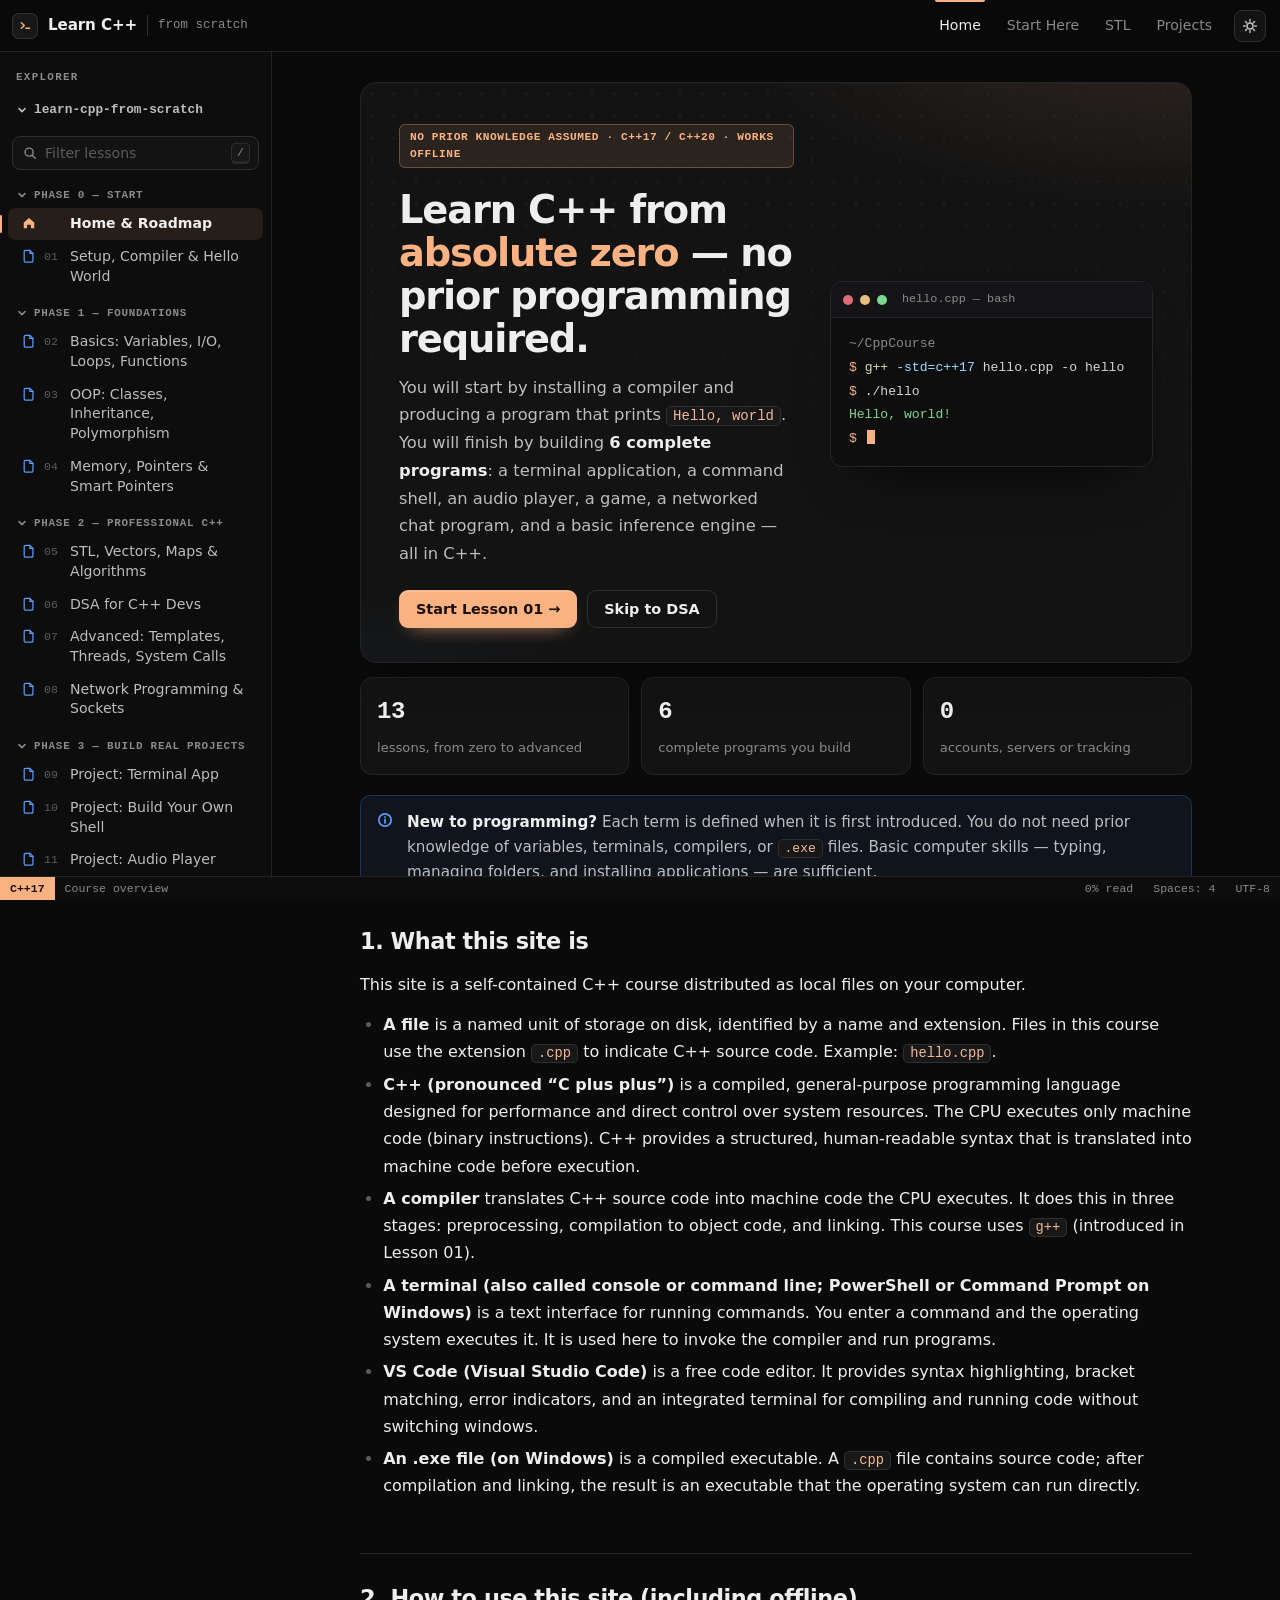
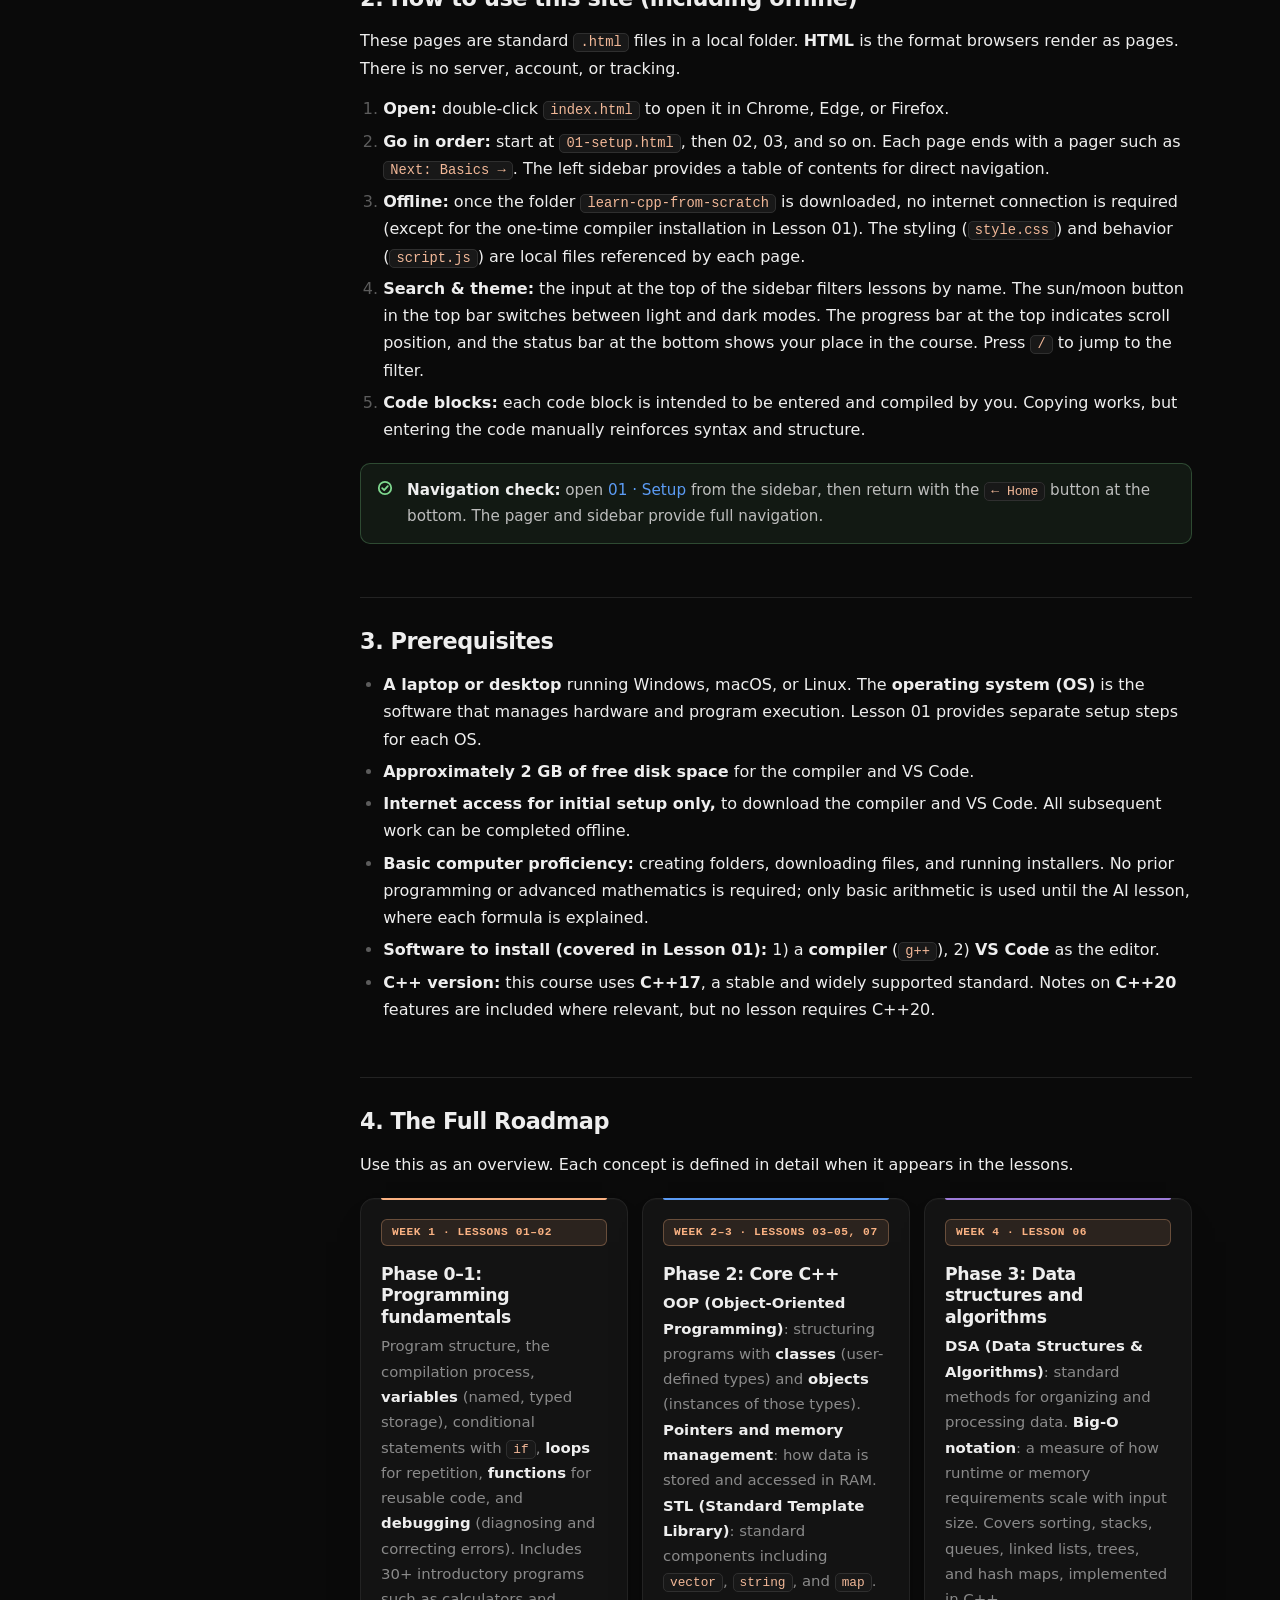
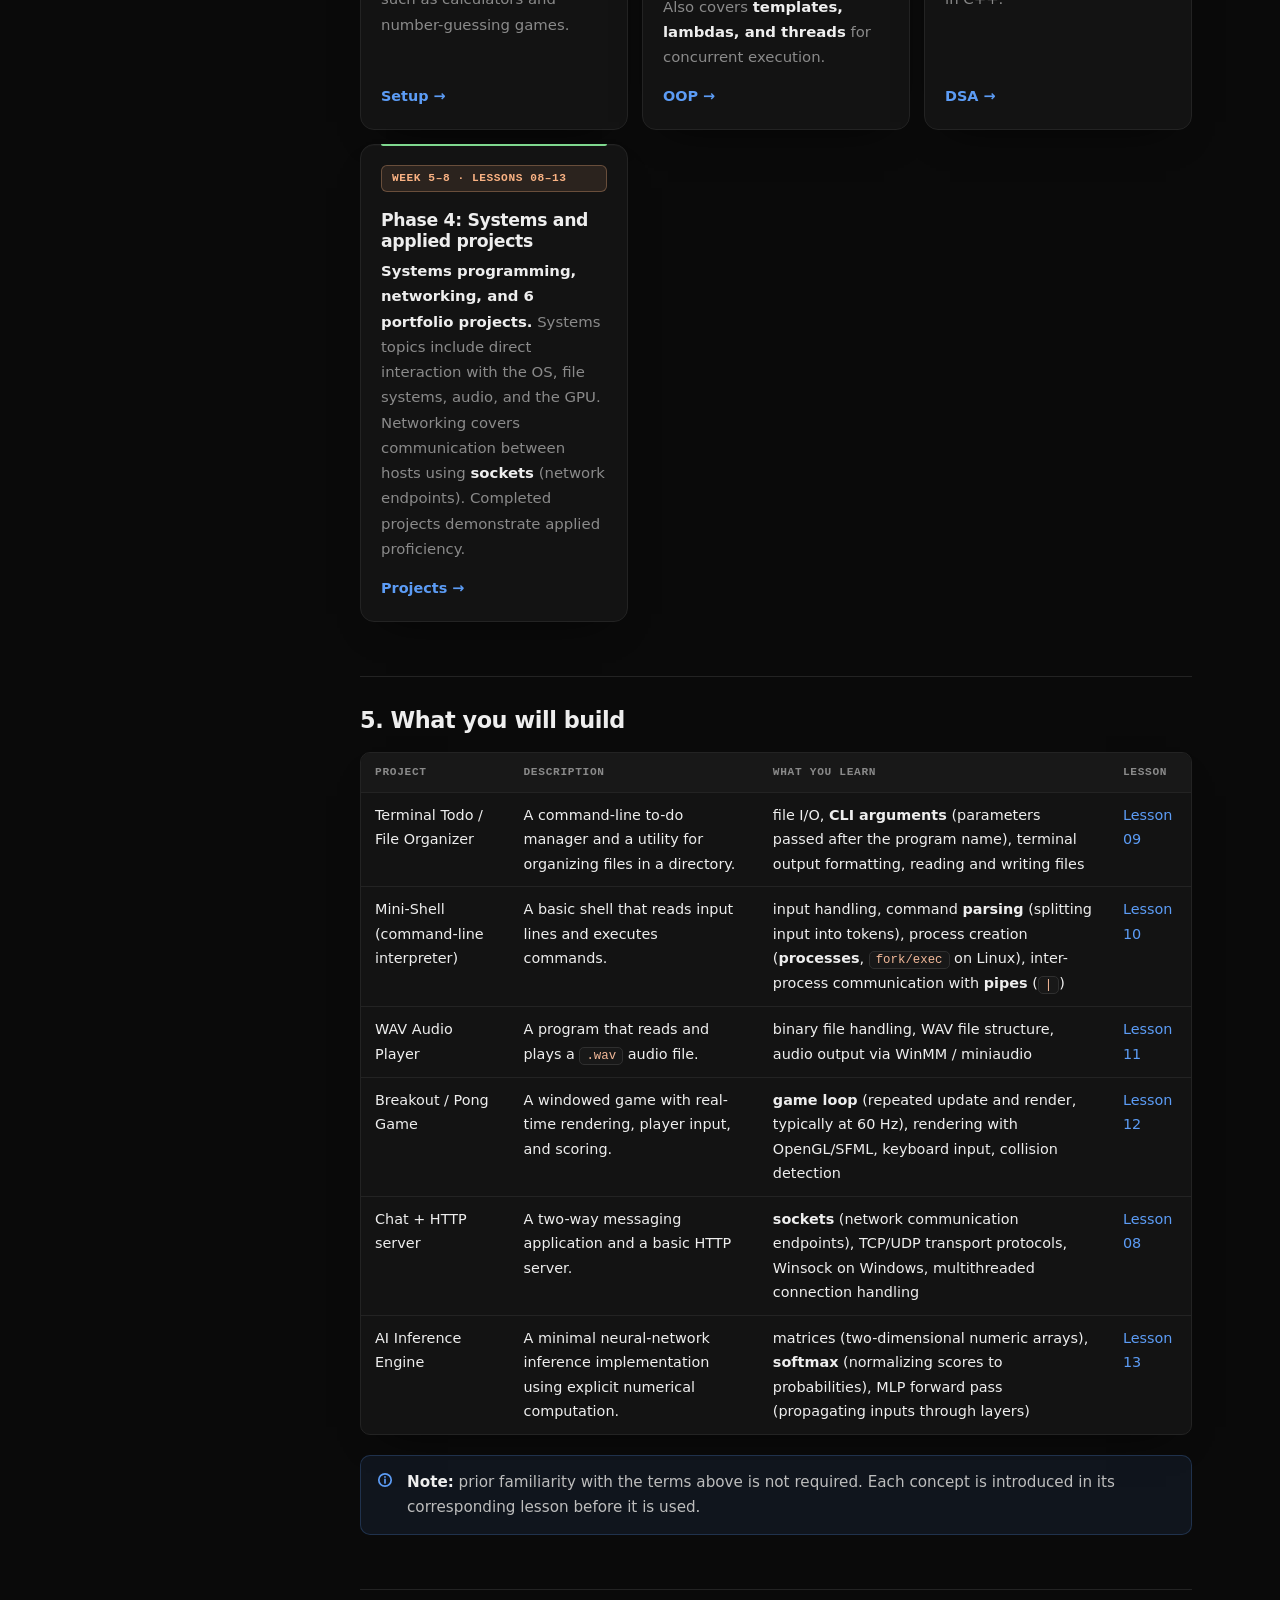
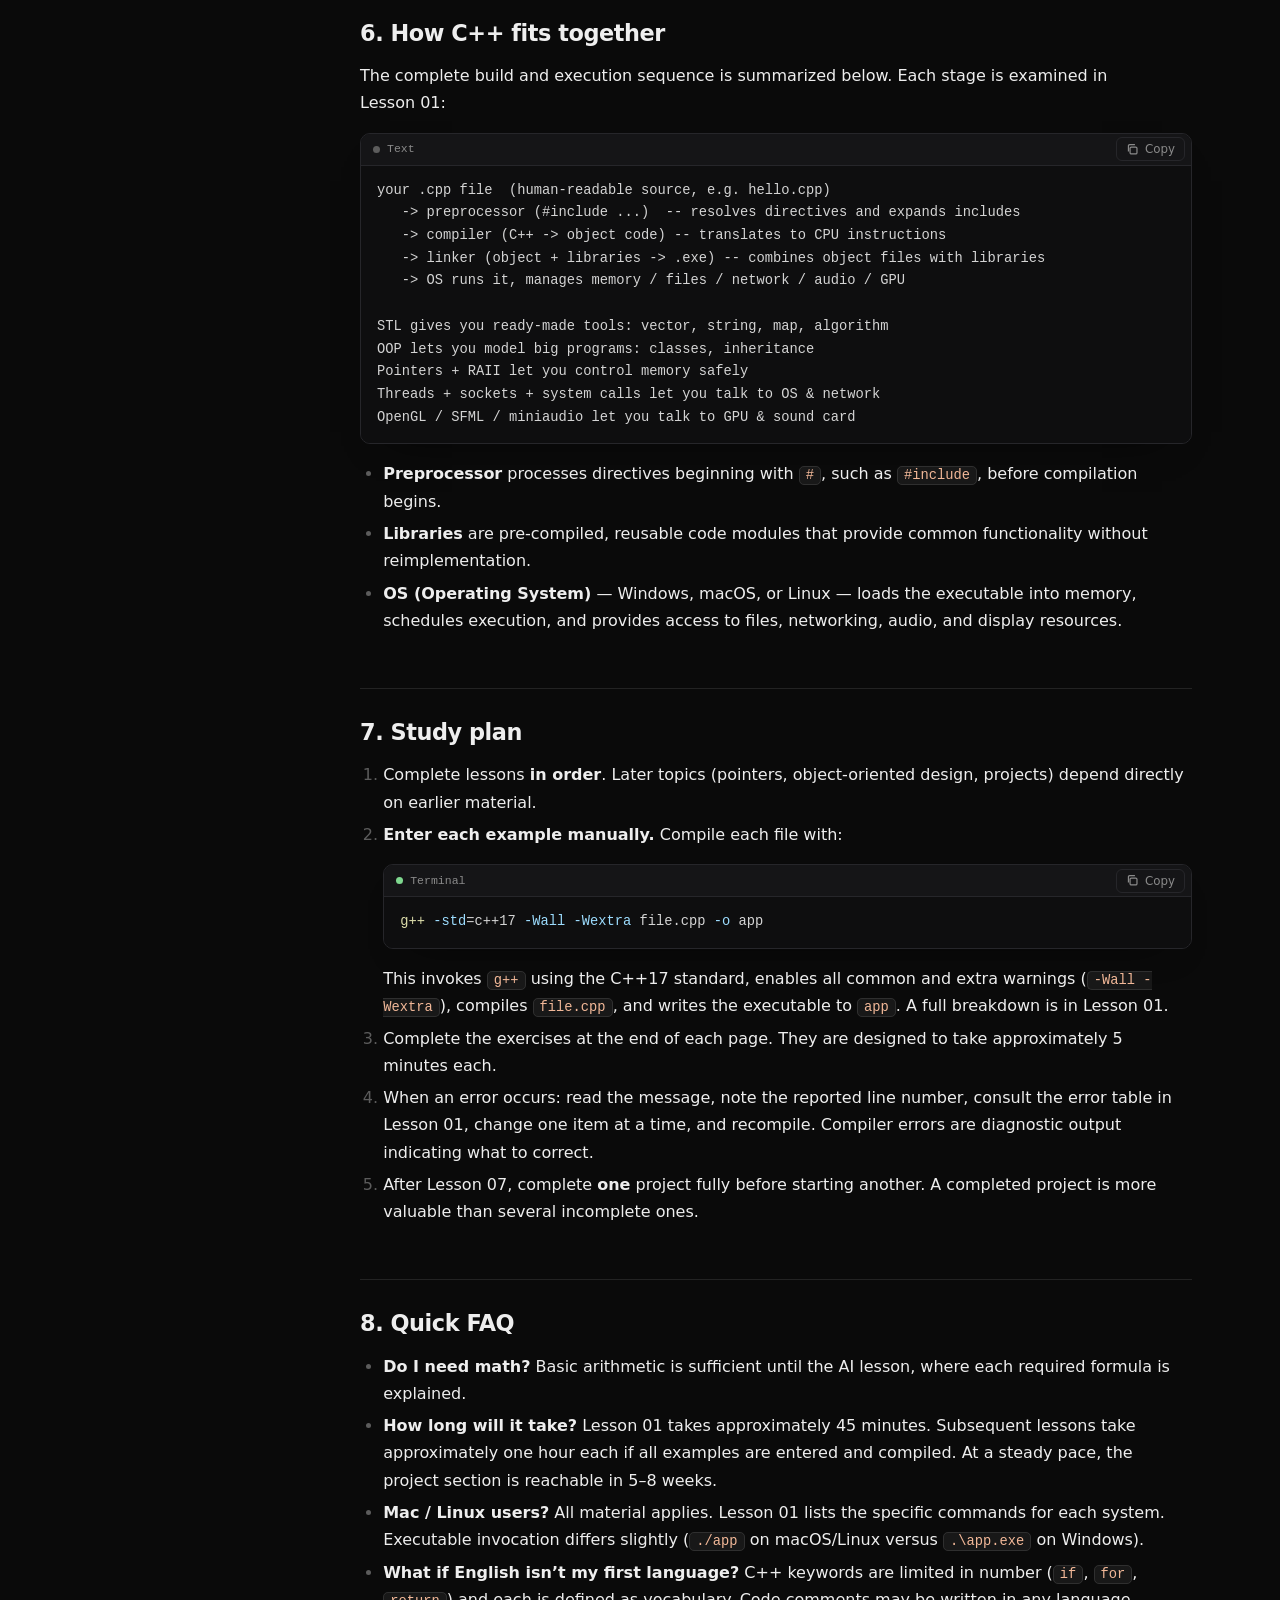
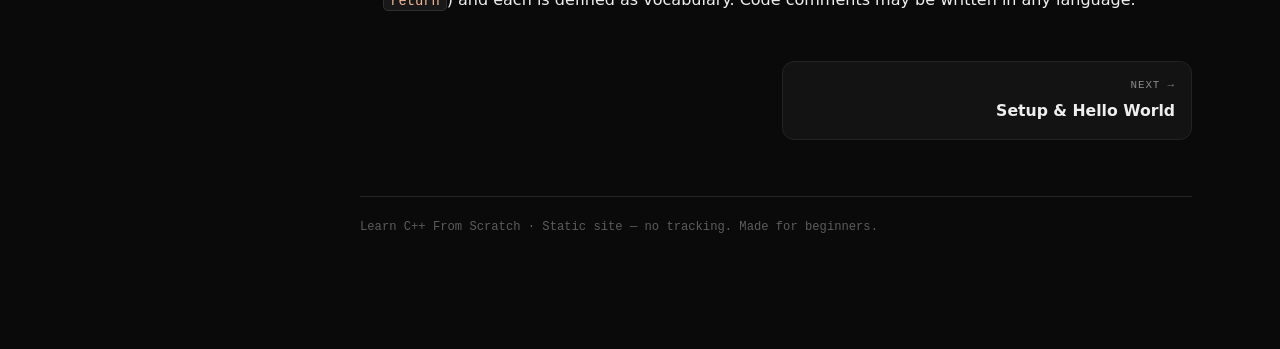
<file: index.html>
<!doctype html>
<html lang="en">
<head>
<meta charset="utf-8"><meta name="viewport" content="width=device-width,initial-scale=1">
<title>Learn C++ From Scratch — Zero to Advanced Projects</title>
<link rel="icon" href="favicon.svg" type="image/svg+xml">
<meta name="theme-color" content="#0a0a0a">
<script>try{document.documentElement.setAttribute('data-theme',localStorage.getItem('cpp-theme')==='light'?'light':'dark')}catch(e){}</script>
<link rel="stylesheet" href="style.css">
</head>
<body>
<div class="progress" id="progress" aria-hidden="true"></div>
<header class="topbar">
<button class="menu-btn" type="button" aria-label="Show lessons" aria-expanded="false" aria-controls="sidebar" data-menu-btn><svg viewBox="0 0 16 16" fill="none" stroke="currentColor" stroke-width="1.6" stroke-linecap="round" aria-hidden="true"><path d="M2.5 4.5h11M2.5 8h11M2.5 11.5h11"/></svg></button>
<a class="brand" href="index.html"><span class="brand-mark"><svg viewBox="0 0 24 24" fill="none" stroke="currentColor" stroke-width="2.4" stroke-linecap="round" stroke-linejoin="round" aria-hidden="true"><path d="M5.5 7.5l4.5 4.5-4.5 4.5"/><path d="M12.5 16.5h6"/></svg></span><span class="brand-name">Learn C++</span><span class="brand-sub">from scratch</span></a>
<nav class="navlinks">
<a href="index.html">Home</a>
<a href="01-setup.html">Start Here</a>
<a class="nav-opt" href="05-stl.html">STL</a>
<a class="nav-opt" href="10-projects-shell.html">Projects</a>
<button class="iconbtn" type="button" data-theme-btn aria-label="Switch light and dark theme" title="Switch light and dark theme"><svg class="i-sun" viewBox="0 0 16 16" fill="none" stroke="currentColor" stroke-width="1.5" stroke-linecap="round" aria-hidden="true"><circle cx="8" cy="8" r="3"/><path d="M8 1.6v1.6M8 12.8v1.6M1.6 8h1.6M12.8 8h1.6M3.5 3.5l1.1 1.1M11.4 11.4l1.1 1.1M3.5 12.5l1.1-1.1M11.4 4.6l1.1-1.1"/></svg><svg class="i-moon" viewBox="0 0 16 16" fill="none" stroke="currentColor" stroke-width="1.5" stroke-linejoin="round" aria-hidden="true"><path d="M13.4 9.7A5.6 5.6 0 0 1 6.3 2.6a5.6 5.6 0 1 0 7.1 7.1z"/></svg></button>
</nav>
</header>
<div class="layout">
<aside class="sidebar" id="sidebar" aria-label="Lessons">
<div class="side-title">Explorer</div>
<div class="side-root">learn-cpp-from-scratch</div>
<div class="search"><svg viewBox="0 0 16 16" width="14" height="14" fill="none" stroke="currentColor" stroke-width="1.6" stroke-linecap="round" aria-hidden="true"><circle cx="7" cy="7" r="4.6"/><path d="M10.5 10.5L14 14"/></svg><input id="search" type="text" placeholder="Filter lessons" autocomplete="off" spellcheck="false" aria-label="Filter lessons"><kbd>/</kbd></div>
<div class="tree">
<div class="tree-group">
<button class="tree-head" type="button" aria-expanded="true">Phase 0 — Start</button>
<div class="tree-items">
<a class="tree-item" href="index.html"><span class="ti-icon home"></span><span class="ti-num"></span><span class="ti-title">Home &amp; Roadmap</span></a>
<a class="tree-item" href="01-setup.html"><span class="ti-icon"></span><span class="ti-num">01</span><span class="ti-title">Setup, Compiler &amp; Hello World</span></a>
</div>
</div>
<div class="tree-group">
<button class="tree-head" type="button" aria-expanded="true">Phase 1 — Foundations</button>
<div class="tree-items">
<a class="tree-item" href="02-basics.html"><span class="ti-icon"></span><span class="ti-num">02</span><span class="ti-title">Basics: Variables, I/O, Loops, Functions</span></a>
<a class="tree-item" href="03-oop.html"><span class="ti-icon"></span><span class="ti-num">03</span><span class="ti-title">OOP: Classes, Inheritance, Polymorphism</span></a>
<a class="tree-item" href="04-memory.html"><span class="ti-icon"></span><span class="ti-num">04</span><span class="ti-title">Memory, Pointers &amp; Smart Pointers</span></a>
</div>
</div>
<div class="tree-group">
<button class="tree-head" type="button" aria-expanded="true">Phase 2 — Professional C++</button>
<div class="tree-items">
<a class="tree-item" href="05-stl.html"><span class="ti-icon"></span><span class="ti-num">05</span><span class="ti-title">STL, Vectors, Maps &amp; Algorithms</span></a>
<a class="tree-item" href="06-dsa.html"><span class="ti-icon"></span><span class="ti-num">06</span><span class="ti-title">DSA for C++ Devs</span></a>
<a class="tree-item" href="07-advanced.html"><span class="ti-icon"></span><span class="ti-num">07</span><span class="ti-title">Advanced: Templates, Threads, System Calls</span></a>
<a class="tree-item" href="08-networking.html"><span class="ti-icon"></span><span class="ti-num">08</span><span class="ti-title">Network Programming &amp; Sockets</span></a>
</div>
</div>
<div class="tree-group">
<button class="tree-head" type="button" aria-expanded="true">Phase 3 — Build Real Projects</button>
<div class="tree-items">
<a class="tree-item" href="09-projects-terminal.html"><span class="ti-icon"></span><span class="ti-num">09</span><span class="ti-title">Project: Terminal App</span></a>
<a class="tree-item" href="10-projects-shell.html"><span class="ti-icon"></span><span class="ti-num">10</span><span class="ti-title">Project: Build Your Own Shell</span></a>
<a class="tree-item" href="11-projects-audio.html"><span class="ti-icon"></span><span class="ti-num">11</span><span class="ti-title">Project: Audio Player</span></a>
<a class="tree-item" href="12-projects-opengl.html"><span class="ti-icon"></span><span class="ti-num">12</span><span class="ti-title">Project: OpenGL / SFML Game</span></a>
<a class="tree-item" href="13-projects-ai.html"><span class="ti-icon"></span><span class="ti-num">13</span><span class="ti-title">Project: AI Inference Engine</span></a>
</div>
</div>
</div>
</aside>
<main class="content">
<div class="hero">
<div class="hero-copy">
<span class="badge">No prior knowledge assumed · C++17 / C++20 · Works offline</span>
<h1>Learn C++ from <span class="hl">absolute zero</span> — no prior programming required.</h1>
<p>You will start by installing a compiler and producing a program that prints <code>Hello, world</code>. You will finish by building <strong>6 complete programs</strong>: a terminal application, a command shell, an audio player, a game, a networked chat program, and a basic inference engine — all in C++.</p>
<div class="cta"><a class="btn" href="01-setup.html">Start Lesson 01 →</a><a class="btn ghost" href="06-dsa.html">Skip to DSA</a></div>
</div>
<div class="term" aria-hidden="true">
<div class="term-bar"><span class="dot"></span><span class="dot"></span><span class="dot"></span><span class="term-title">hello.cpp — bash</span></div>
<div class="term-body"><div class="tl tpath">~/CppCourse</div><div class="tl"><span class="tp">$</span> <span class="tc">g++</span> <span class="tf">-std=c++17</span> hello.cpp -o hello</div><div class="tl"><span class="tp">$</span> ./hello</div><div class="tl tout">Hello, world!</div><div class="tl"><span class="tp">$</span> <span class="caret"></span></div></div>
</div>
</div>
<div class="stats">
<div class="stat"><b>13</b><span>lessons, from zero to advanced</span></div>
<div class="stat"><b>6</b><span>complete programs you build</span></div>
<div class="stat"><b>0</b><span>accounts, servers or tracking</span></div>
</div>

<div class="callout"><strong>New to programming?</strong> Each term is defined when it is first introduced. You do not need prior knowledge of variables, terminals, compilers, or <code>.exe</code> files. Basic computer skills — typing, managing folders, and installing applications — are sufficient.</div>

<h2>1. What this site is</h2>
<p>This site is a self-contained C++ course distributed as local files on your computer.</p>
<ul>
<li><strong>A file</strong> is a named unit of storage on disk, identified by a name and extension. Files in this course use the extension <code>.cpp</code> to indicate C++ source code. Example: <code>hello.cpp</code>.</li>
<li><strong>C++ (pronounced “C plus plus”)</strong> is a compiled, general-purpose programming language designed for performance and direct control over system resources. The CPU executes only machine code (binary instructions). C++ provides a structured, human-readable syntax that is translated into machine code before execution.</li>
<li><strong>A compiler</strong> translates C++ source code into machine code the CPU executes. It does this in three stages: preprocessing, compilation to object code, and linking. This course uses <code>g++</code> (introduced in Lesson 01).</li>
<li><strong>A terminal (also called console or command line; PowerShell or Command Prompt on Windows)</strong> is a text interface for running commands. You enter a command and the operating system executes it. It is used here to invoke the compiler and run programs.</li>
<li><strong>VS Code (Visual Studio Code)</strong> is a free code editor. It provides syntax highlighting, bracket matching, error indicators, and an integrated terminal for compiling and running code without switching windows.</li>
<li><strong>An .exe file (on Windows)</strong> is a compiled executable. A <code>.cpp</code> file contains source code; after compilation and linking, the result is an executable that the operating system can run directly.</li>
</ul>

<h2>2. How to use this site (including offline)</h2>
<p>These pages are standard <code>.html</code> files in a local folder. <strong>HTML</strong> is the format browsers render as pages. There is no server, account, or tracking.</p>
<ol>
<li><strong>Open:</strong> double-click <code>index.html</code> to open it in Chrome, Edge, or Firefox.</li>
<li><strong>Go in order:</strong> start at <code>01-setup.html</code>, then 02, 03, and so on. Each page ends with a pager such as <code>Next: Basics →</code>. The left sidebar provides a table of contents for direct navigation.</li>
<li><strong>Offline:</strong> once the folder <code>learn-cpp-from-scratch</code> is downloaded, no internet connection is required (except for the one-time compiler installation in Lesson 01). The styling (<code>style.css</code>) and behavior (<code>script.js</code>) are local files referenced by each page.</li>
<li><strong>Search &amp; theme:</strong> the input at the top of the sidebar filters lessons by name. The sun/moon button in the top bar switches between light and dark modes. The progress bar at the top indicates scroll position, and the status bar at the bottom shows your place in the course. Press <code>/</code> to jump to the filter.</li>
<li><strong>Code blocks:</strong> each code block is intended to be entered and compiled by you. Copying works, but entering the code manually reinforces syntax and structure.</li>
</ol>
<div class="callout ok"><strong>Navigation check:</strong> open <a href="01-setup.html">01 · Setup</a> from the sidebar, then return with the <code>← Home</code> button at the bottom. The pager and sidebar provide full navigation.</div>

<h2>3. Prerequisites</h2>
<ul>
<li><strong>A laptop or desktop</strong> running Windows, macOS, or Linux. The <strong>operating system (OS)</strong> is the software that manages hardware and program execution. Lesson 01 provides separate setup steps for each OS.</li>
<li><strong>Approximately 2 GB of free disk space</strong> for the compiler and VS Code.</li>
<li><strong>Internet access for initial setup only,</strong> to download the compiler and VS Code. All subsequent work can be completed offline.</li>
<li><strong>Basic computer proficiency:</strong> creating folders, downloading files, and running installers. No prior programming or advanced mathematics is required; only basic arithmetic is used until the AI lesson, where each formula is explained.</li>
<li><strong>Software to install (covered in Lesson 01):</strong> 1) a <strong>compiler</strong> (<code>g++</code>), 2) <strong>VS Code</strong> as the editor.</li>
<li><strong>C++ version:</strong> this course uses <strong>C++17</strong>, a stable and widely supported standard. Notes on <strong>C++20</strong> features are included where relevant, but no lesson requires C++20.</li>
</ul>

<h2>4. The Full Roadmap</h2>
<p>Use this as an overview. Each concept is defined in detail when it appears in the lessons.</p>
<div class="grid">
<div class="card"><span class="badge">Week 1 · Lessons 01–02</span><h3>Phase 0–1: Programming fundamentals</h3><p>Program structure, the compilation process, <strong>variables</strong> (named, typed storage), conditional statements with <code>if</code>, <strong>loops</strong> for repetition, <strong>functions</strong> for reusable code, and <strong>debugging</strong> (diagnosing and correcting errors). Includes 30+ introductory programs such as calculators and number-guessing games.</p><a href="01-setup.html">Setup →</a></div>
<div class="card"><span class="badge">Week 2–3 · Lessons 03–05, 07</span><h3>Phase 2: Core C++</h3><p><strong>OOP (Object-Oriented Programming)</strong>: structuring programs with <strong>classes</strong> (user-defined types) and <strong>objects</strong> (instances of those types). <strong>Pointers and memory management</strong>: how data is stored and accessed in RAM. <strong>STL (Standard Template Library)</strong>: standard components including <code>vector</code>, <code>string</code>, and <code>map</code>. Also covers <strong>templates, lambdas, and threads</strong> for concurrent execution.</p><a href="03-oop.html">OOP →</a></div>
<div class="card"><span class="badge">Week 4 · Lesson 06</span><h3>Phase 3: Data structures and algorithms</h3><p><strong>DSA (Data Structures &amp; Algorithms)</strong>: standard methods for organizing and processing data. <strong>Big-O notation</strong>: a measure of how runtime or memory requirements scale with input size. Covers sorting, stacks, queues, linked lists, trees, and hash maps, implemented in C++.</p><a href="06-dsa.html">DSA →</a></div>
<div class="card"><span class="badge">Week 5–8 · Lessons 08–13</span><h3>Phase 4: Systems and applied projects</h3><p><strong>Systems programming, networking, and 6 portfolio projects.</strong> Systems topics include direct interaction with the OS, file systems, audio, and the GPU. Networking covers communication between hosts using <strong>sockets</strong> (network endpoints). Completed projects demonstrate applied proficiency.</p><a href="09-projects-terminal.html">Projects →</a></div>
</div>

<h2>5. What you will build</h2>
<table>
<tr><th>Project</th><th>Description</th><th>What you learn</th><th>Lesson</th></tr>
<tr><td>Terminal Todo / File Organizer</td><td>A command-line to-do manager and a utility for organizing files in a directory.</td><td>file I/O, <strong>CLI arguments</strong> (parameters passed after the program name), terminal output formatting, reading and writing files</td><td><a href="09-projects-terminal.html">Lesson 09</a></td></tr>
<tr><td>Mini-Shell (command-line interpreter)</td><td>A basic shell that reads input lines and executes commands.</td><td>input handling, command <strong>parsing</strong> (splitting input into tokens), process creation (<strong>processes</strong>, <code>fork/exec</code> on Linux), inter-process communication with <strong>pipes</strong> (<code>|</code>)</td><td><a href="10-projects-shell.html">Lesson 10</a></td></tr>
<tr><td>WAV Audio Player</td><td>A program that reads and plays a <code>.wav</code> audio file.</td><td>binary file handling, WAV file structure, audio output via WinMM / miniaudio</td><td><a href="11-projects-audio.html">Lesson 11</a></td></tr>
<tr><td>Breakout / Pong Game</td><td>A windowed game with real-time rendering, player input, and scoring.</td><td><strong>game loop</strong> (repeated update and render, typically at 60 Hz), rendering with OpenGL/SFML, keyboard input, collision detection</td><td><a href="12-projects-opengl.html">Lesson 12</a></td></tr>
<tr><td>Chat + HTTP server</td><td>A two-way messaging application and a basic HTTP server.</td><td><strong>sockets</strong> (network communication endpoints), TCP/UDP transport protocols, Winsock on Windows, multithreaded connection handling</td><td><a href="08-networking.html">Lesson 08</a></td></tr>
<tr><td>AI Inference Engine</td><td>A minimal neural-network inference implementation using explicit numerical computation.</td><td>matrices (two-dimensional numeric arrays), <strong>softmax</strong> (normalizing scores to probabilities), MLP forward pass (propagating inputs through layers)</td><td><a href="13-projects-ai.html">Lesson 13</a></td></tr>
</table>

<div class="callout"><strong>Note:</strong> prior familiarity with the terms above is not required. Each concept is introduced in its corresponding lesson before it is used.</div>

<h2>6. How C++ fits together</h2>
<p>The complete build and execution sequence is summarized below. Each stage is examined in Lesson 01:</p>
<pre><code>your .cpp file  (human-readable source, e.g. hello.cpp)
   -&gt; preprocessor (#include ...)  -- resolves directives and expands includes
   -&gt; compiler (C++ -&gt; object code) -- translates to CPU instructions
   -&gt; linker (object + libraries -&gt; .exe) -- combines object files with libraries
   -&gt; OS runs it, manages memory / files / network / audio / GPU

STL gives you ready-made tools: vector, string, map, algorithm
OOP lets you model big programs: classes, inheritance
Pointers + RAII let you control memory safely
Threads + sockets + system calls let you talk to OS &amp; network
OpenGL / SFML / miniaudio let you talk to GPU &amp; sound card</code></pre>
<ul>
<li><strong>Preprocessor</strong> processes directives beginning with <code>#</code>, such as <code>#include</code>, before compilation begins.</li>
<li><strong>Libraries</strong> are pre-compiled, reusable code modules that provide common functionality without reimplementation.</li>
<li><strong>OS (Operating System)</strong> — Windows, macOS, or Linux — loads the executable into memory, schedules execution, and provides access to files, networking, audio, and display resources.</li>
</ul>

<h2>7. Study plan</h2>
<ol>
<li>Complete lessons <strong>in order</strong>. Later topics (pointers, object-oriented design, projects) depend directly on earlier material.</li>
<li><strong>Enter each example manually.</strong> Compile each file with:<pre><code>g++ -std=c++17 -Wall -Wextra file.cpp -o app</code></pre> This invokes <code>g++</code> using the C++17 standard, enables all common and extra warnings (<code>-Wall -Wextra</code>), compiles <code>file.cpp</code>, and writes the executable to <code>app</code>. A full breakdown is in Lesson 01.</li>
<li>Complete the exercises at the end of each page. They are designed to take approximately 5 minutes each.</li>
<li>When an error occurs: read the message, note the reported line number, consult the error table in Lesson 01, change one item at a time, and recompile. Compiler errors are diagnostic output indicating what to correct.</li>
<li>After Lesson 07, complete <strong>one</strong> project fully before starting another. A completed project is more valuable than several incomplete ones.</li>
</ol>

<h2>8. Quick FAQ</h2>
<ul>
<li><strong>Do I need math?</strong> Basic arithmetic is sufficient until the AI lesson, where each required formula is explained.</li>
<li><strong>How long will it take?</strong> Lesson 01 takes approximately 45 minutes. Subsequent lessons take approximately one hour each if all examples are entered and compiled. At a steady pace, the project section is reachable in 5–8 weeks.</li>
<li><strong>Mac / Linux users?</strong> All material applies. Lesson 01 lists the specific commands for each system. Executable invocation differs slightly (<code>./app</code> on macOS/Linux versus <code>.\app.exe</code> on Windows).</li>
<li><strong>What if English isn’t my first language?</strong> C++ keywords are limited in number (<code>if</code>, <code>for</code>, <code>return</code>) and each is defined as vocabulary. Code comments may be written in any language.</li>
</ul>

<div class="pager"><span></span><a class="btn" href="01-setup.html">Next: Setup & Hello World →</a></div>
<footer>Learn C++ From Scratch · Static site — no tracking. Made for beginners.</footer>
</main>
</div>
<script src="script.js"></script>
</body>
</html>
</file>
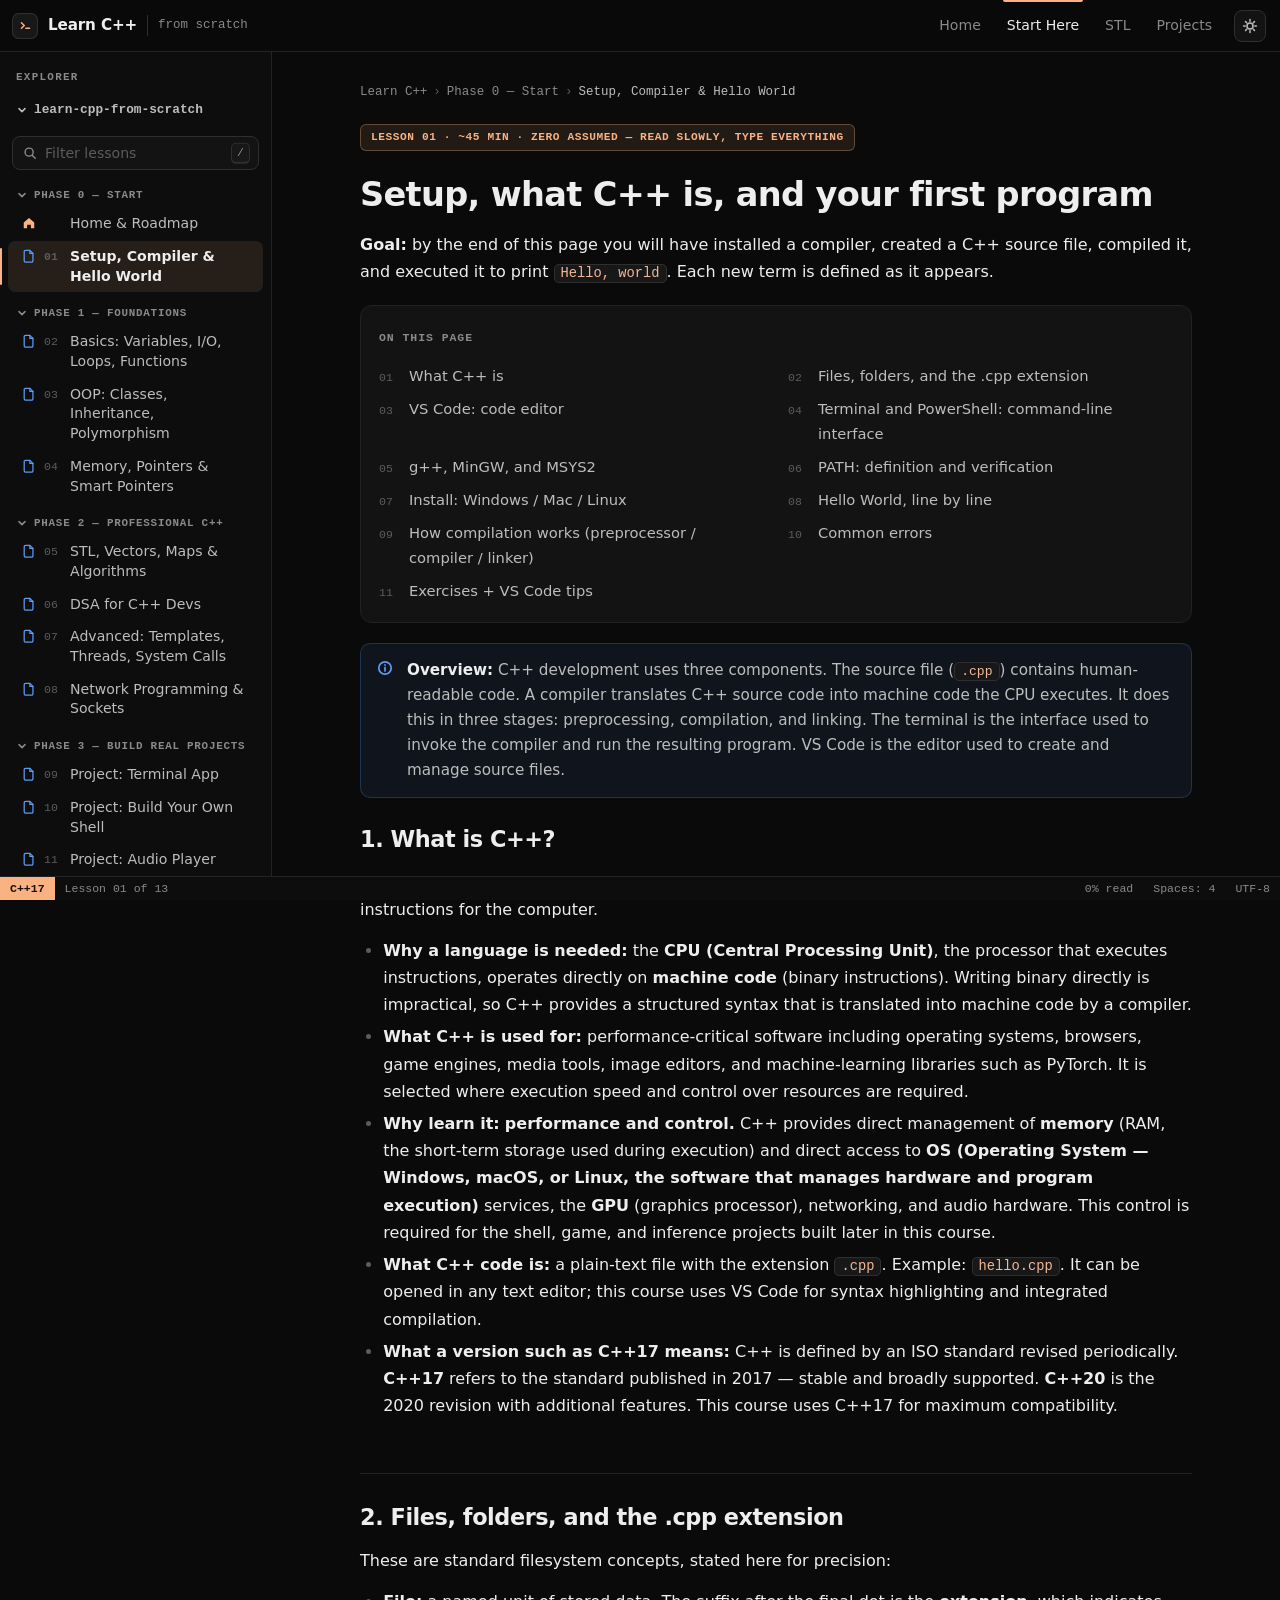
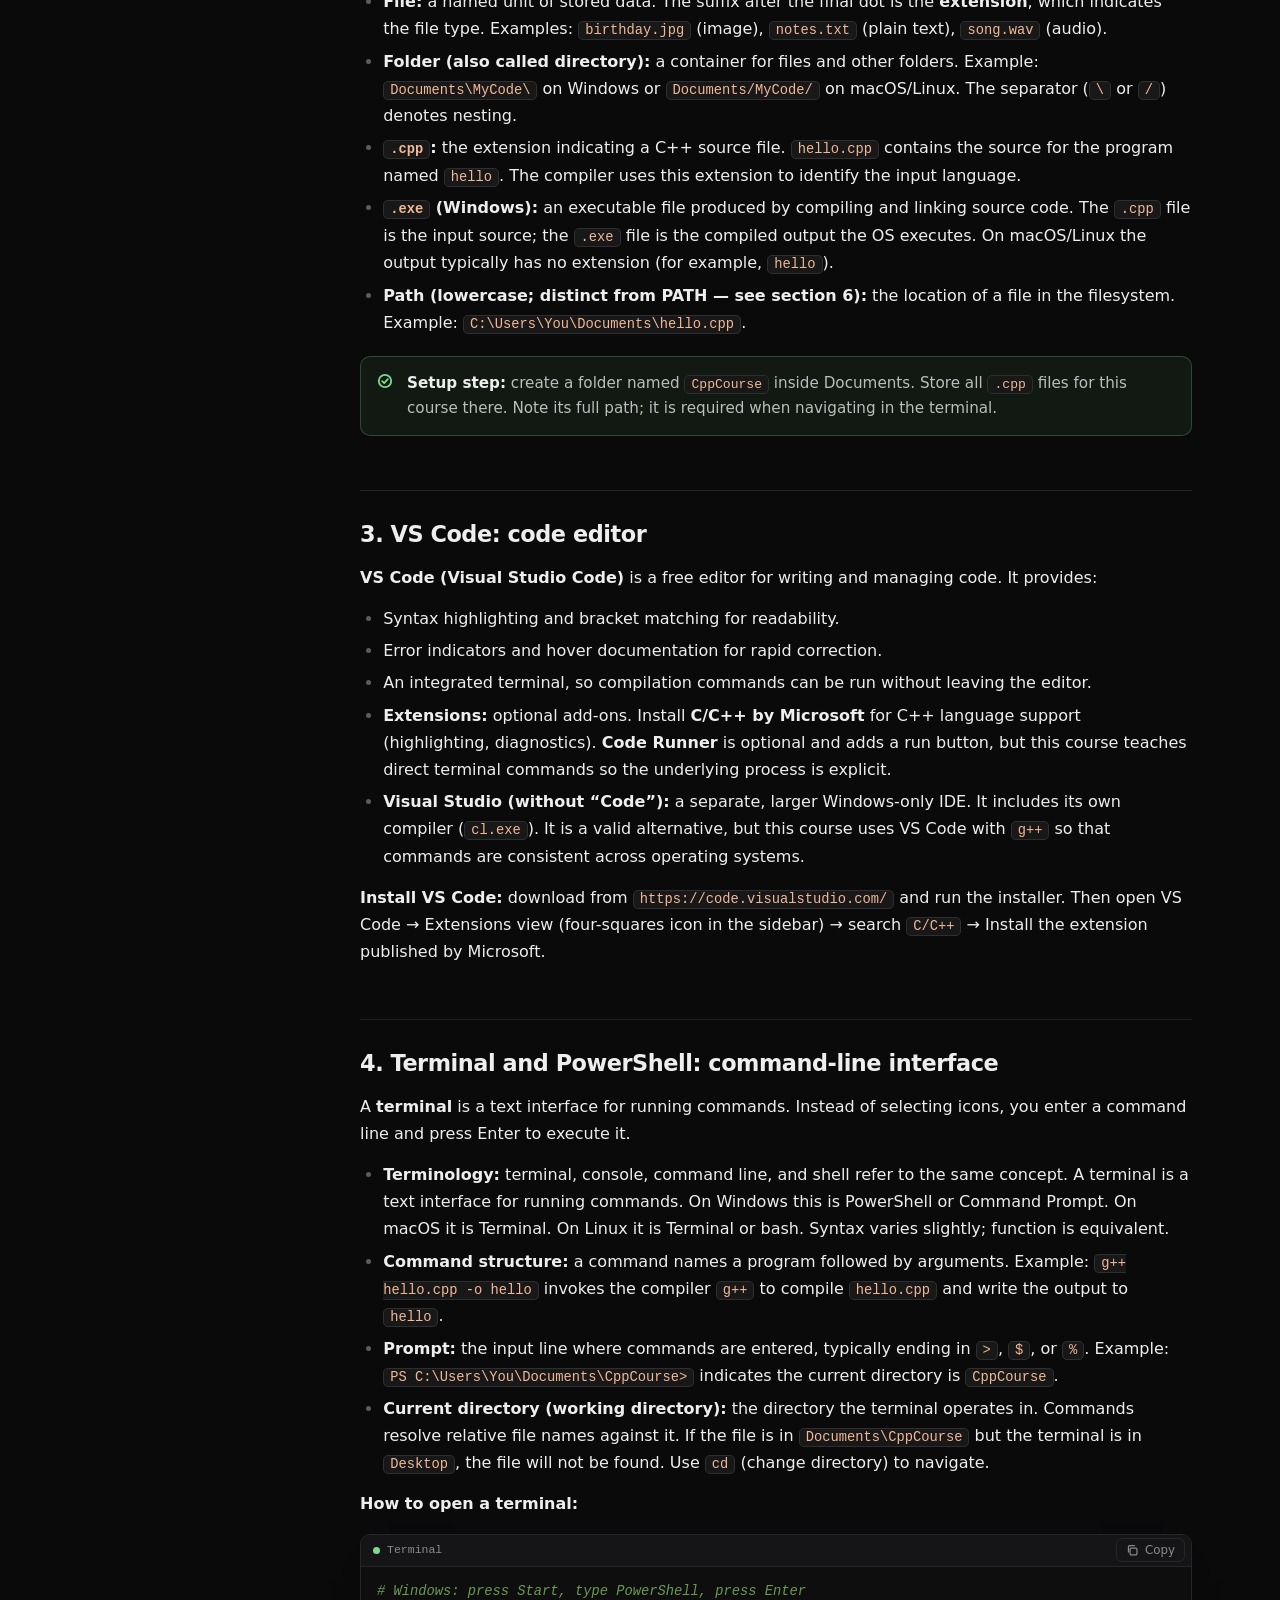
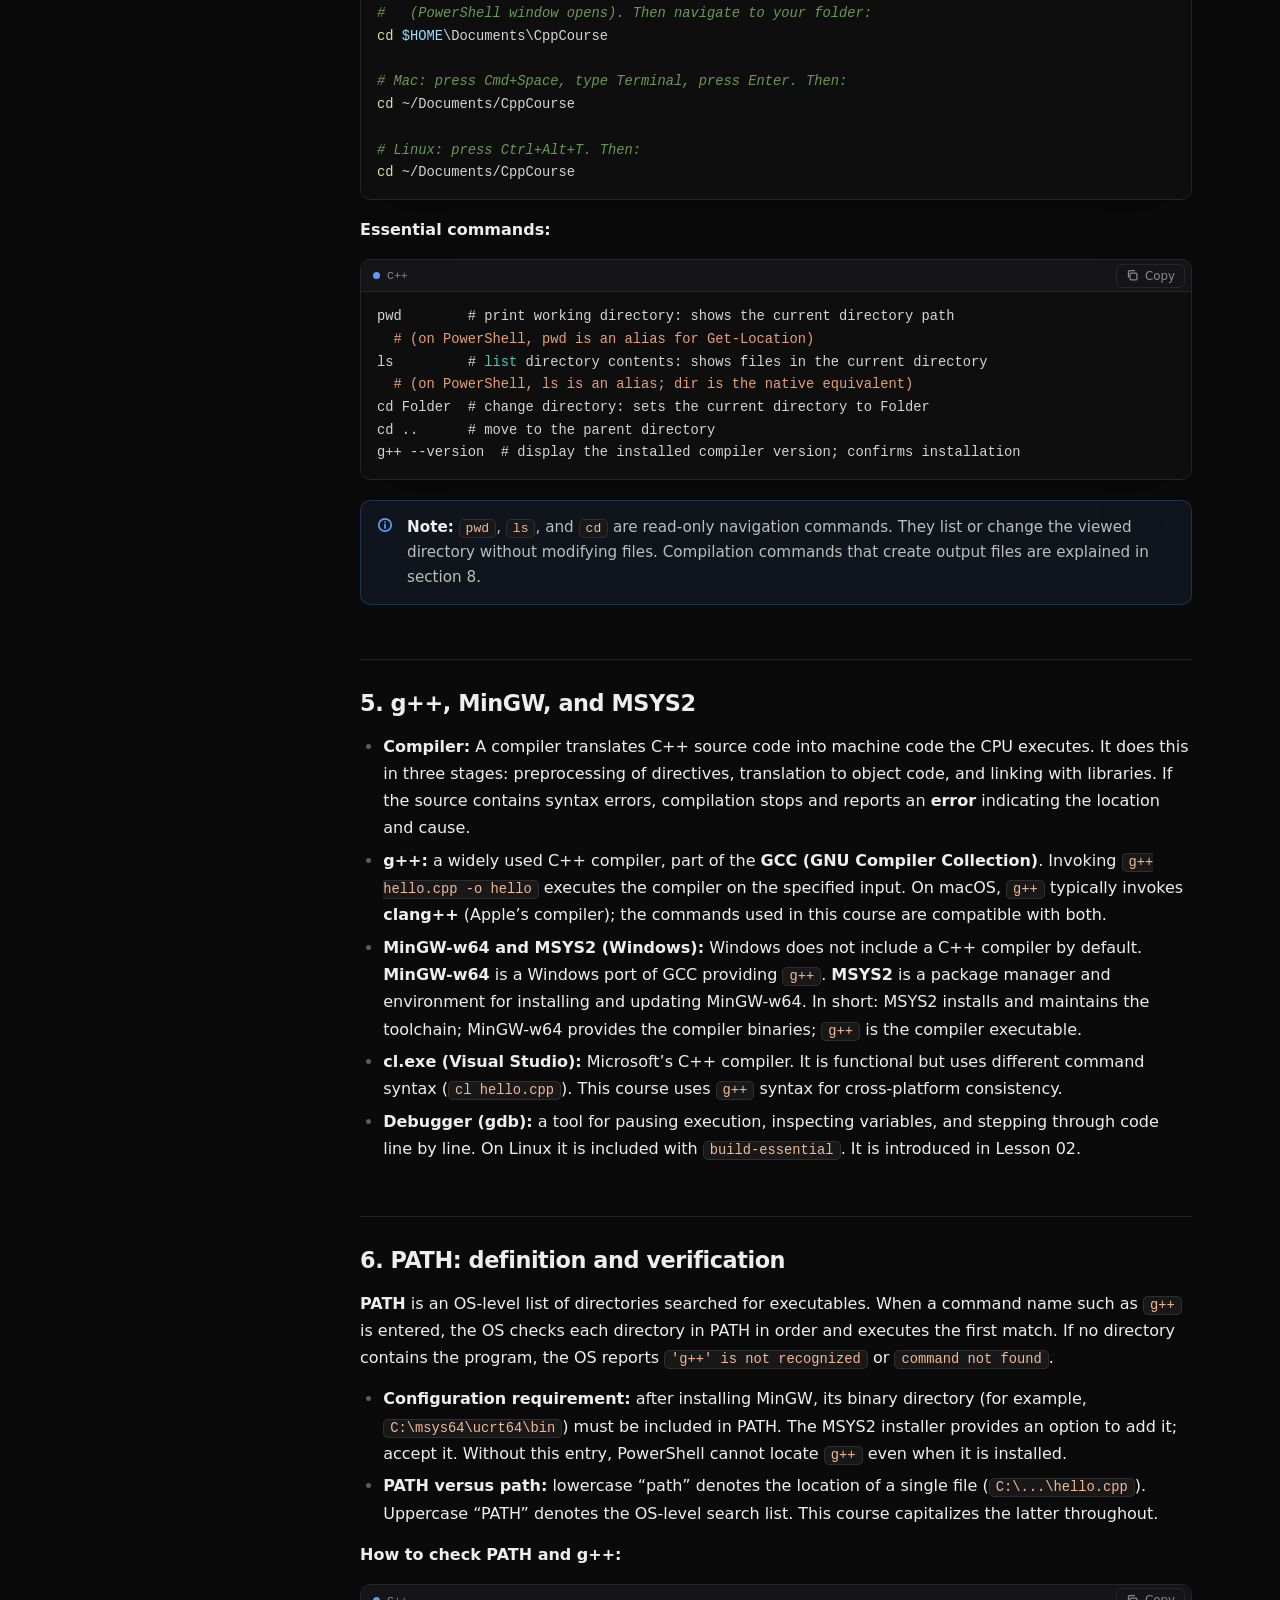
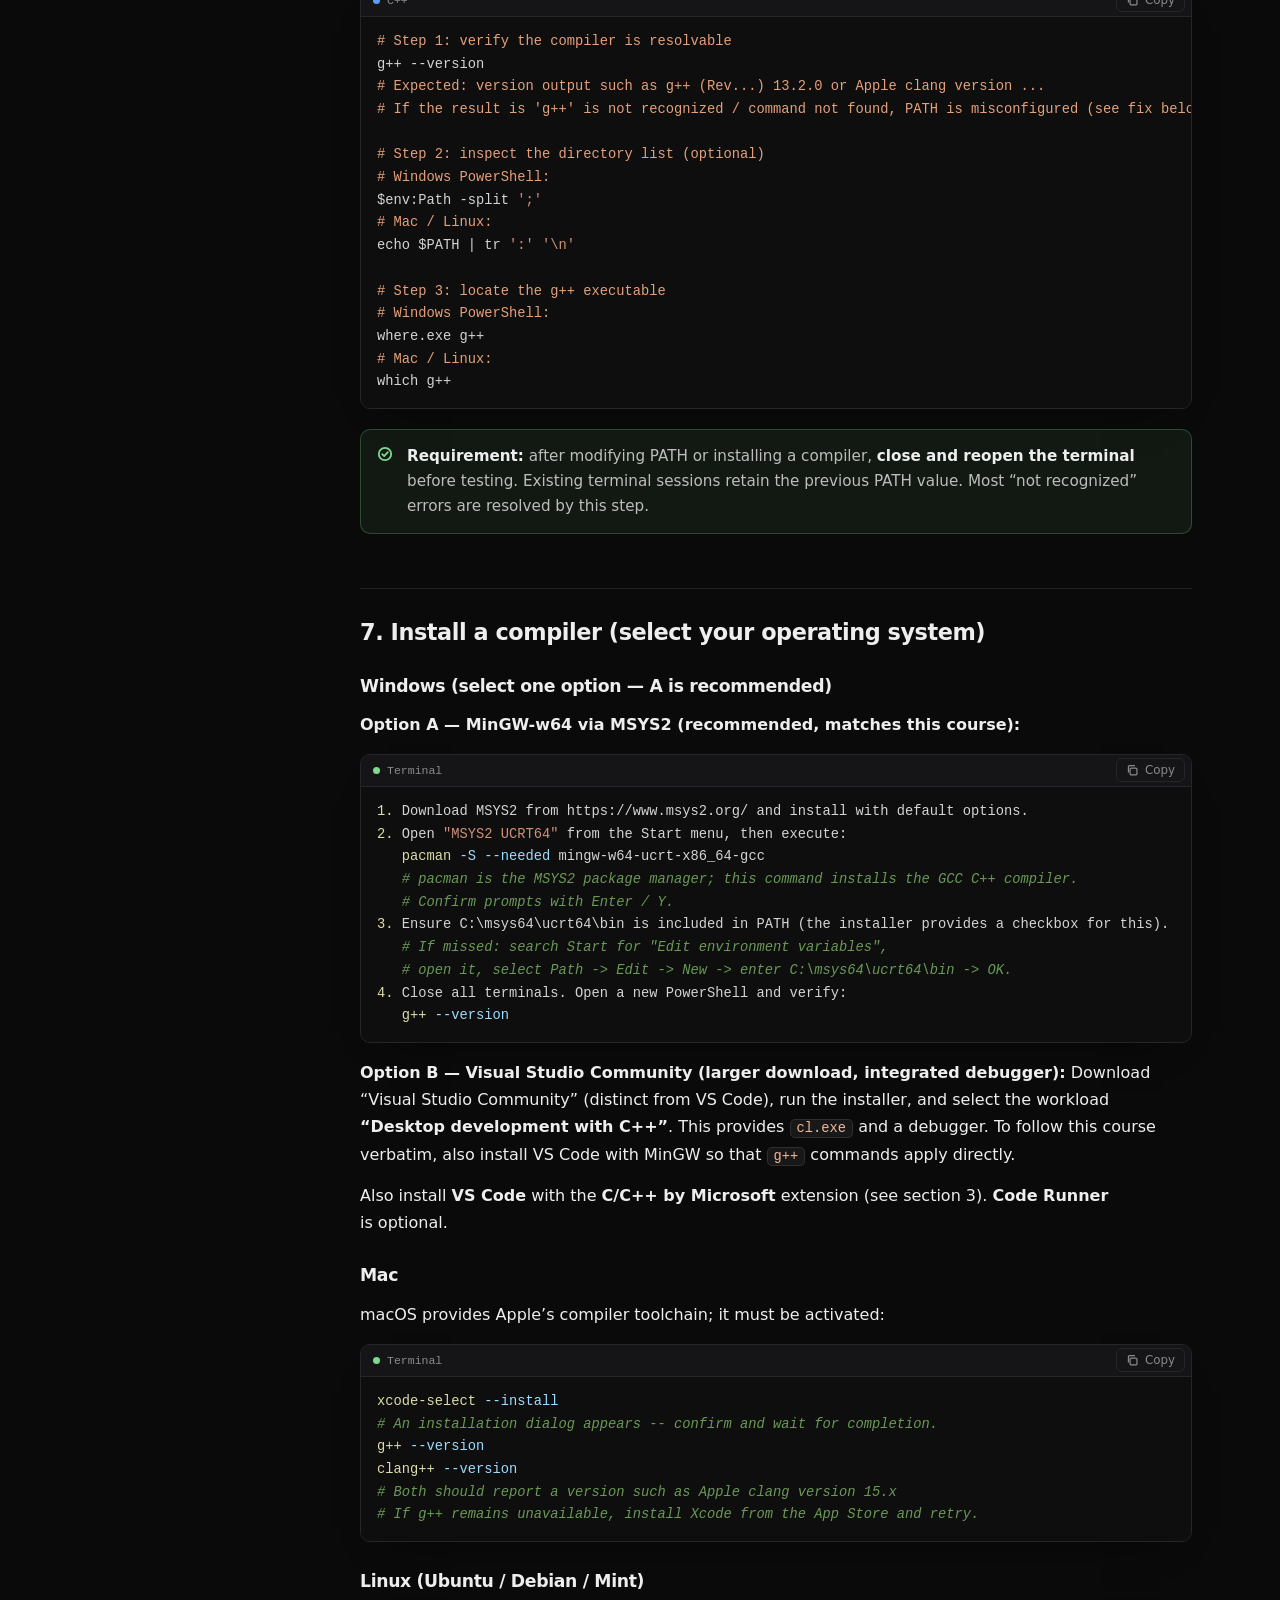
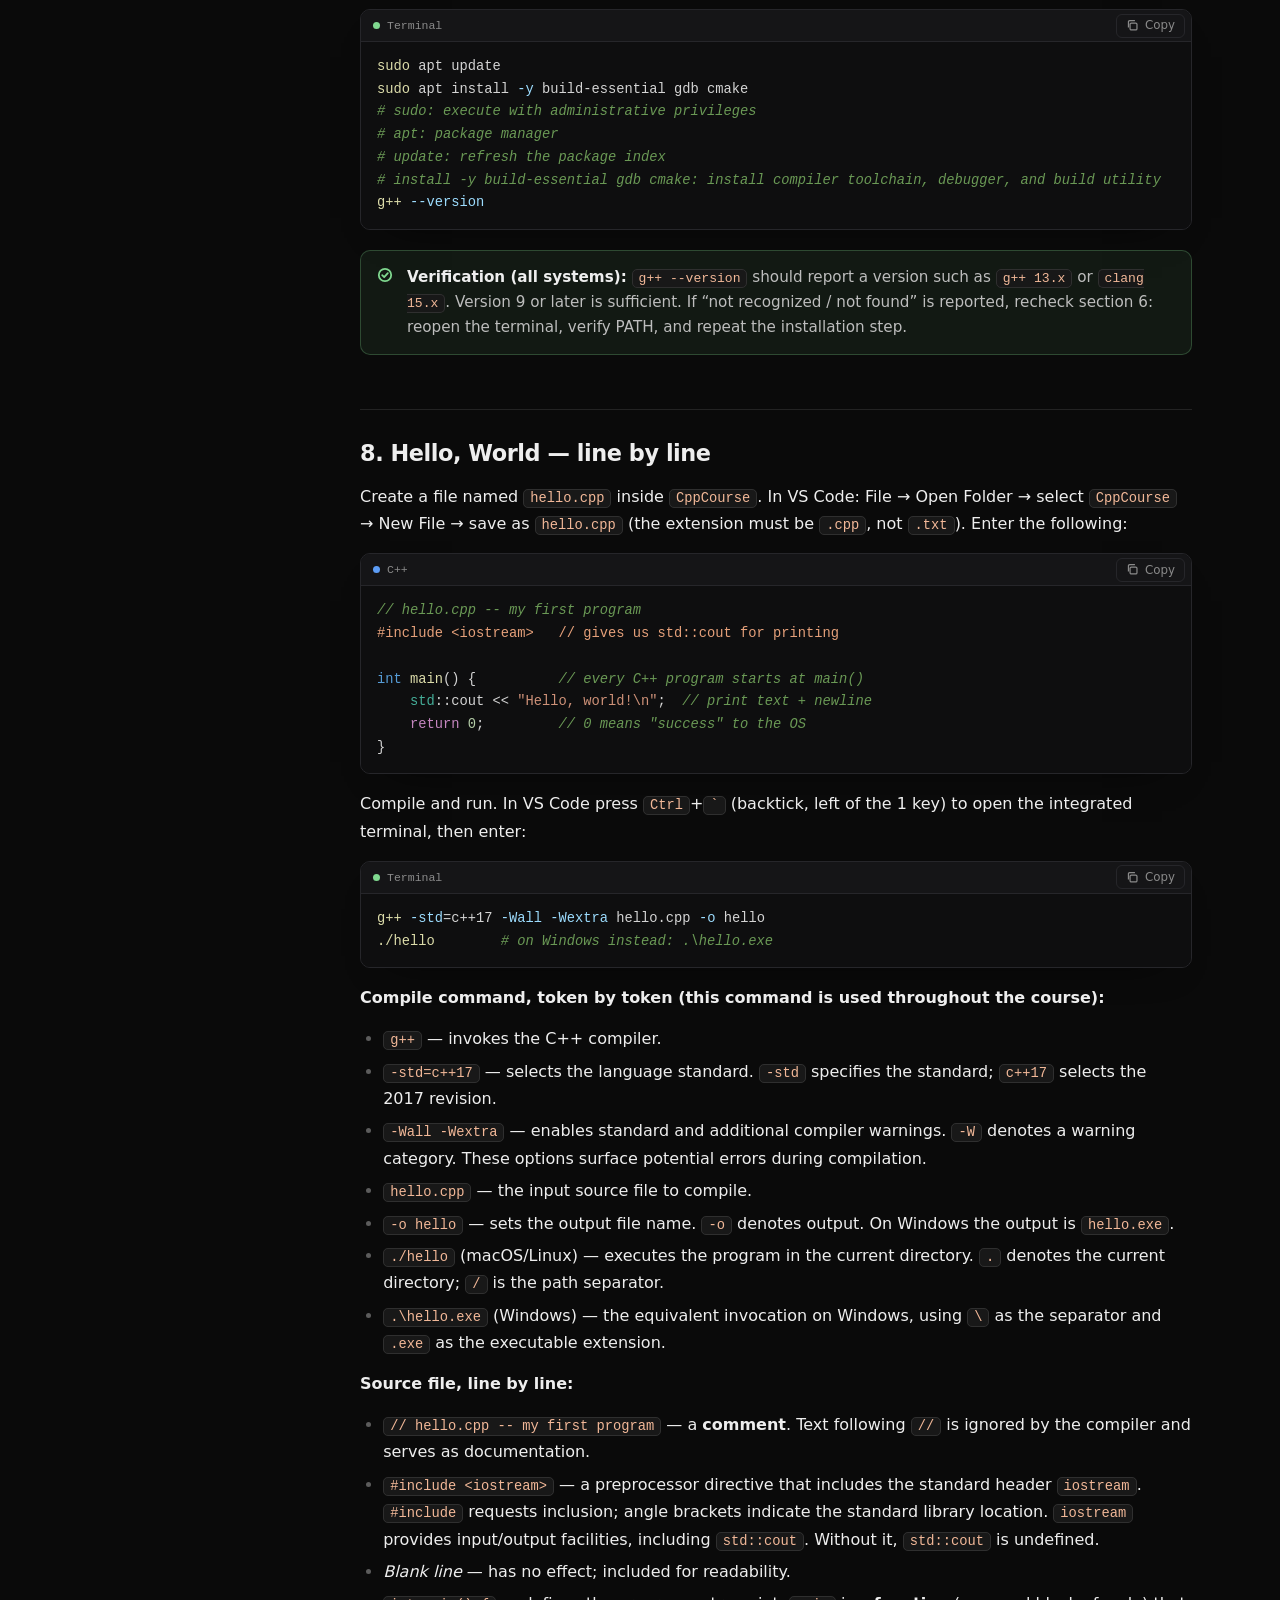
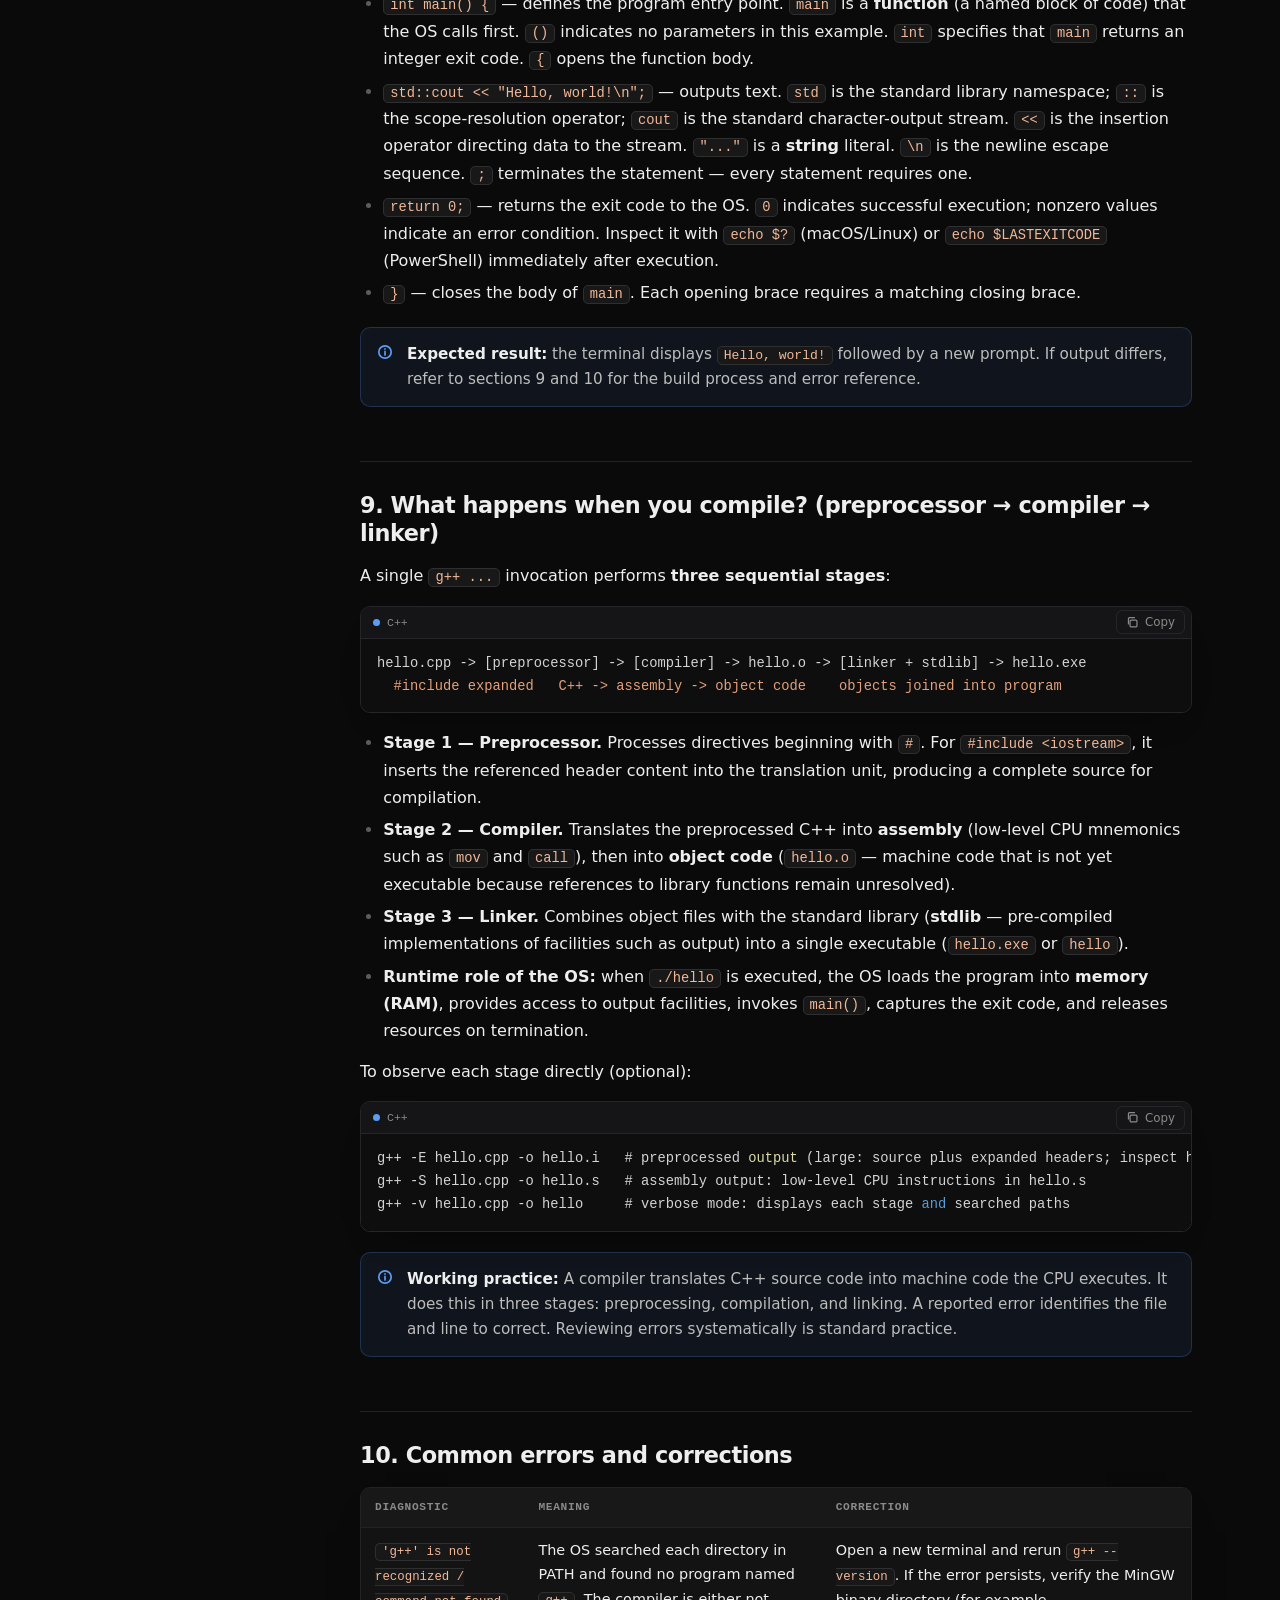
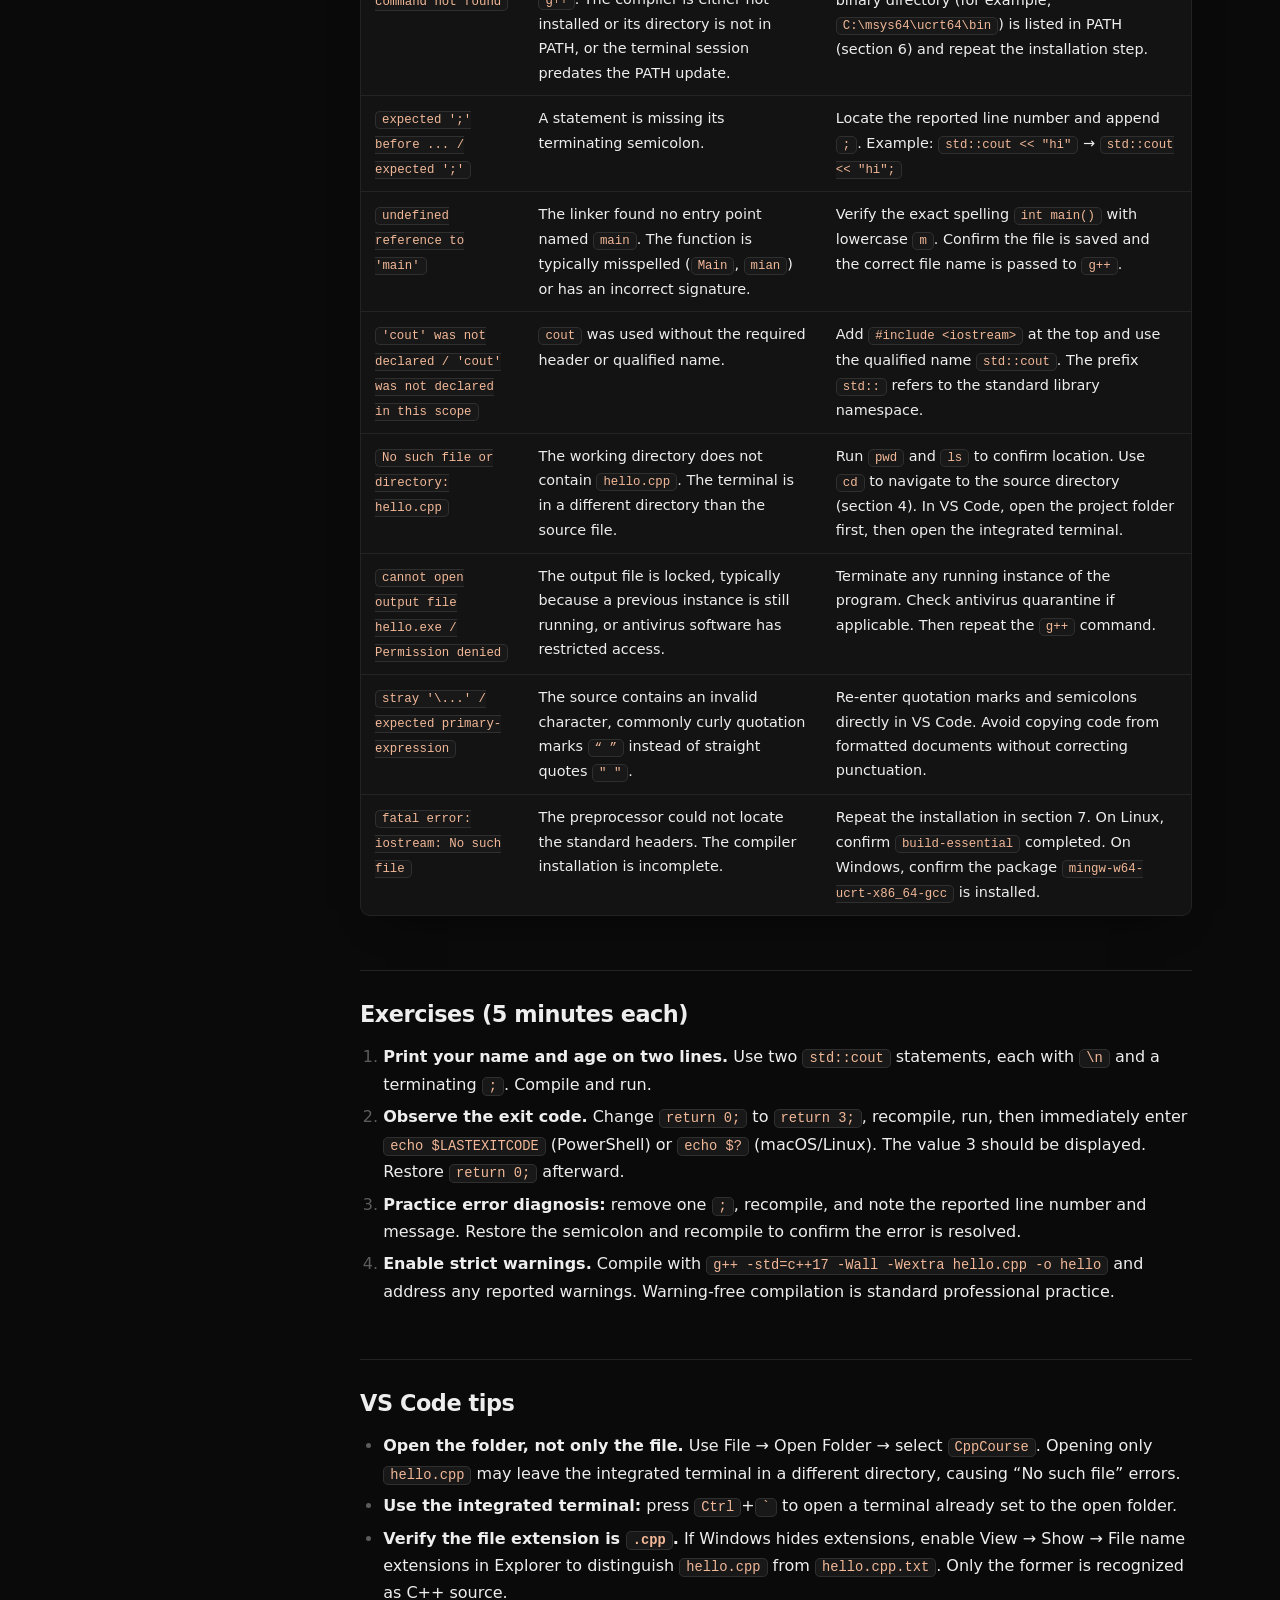
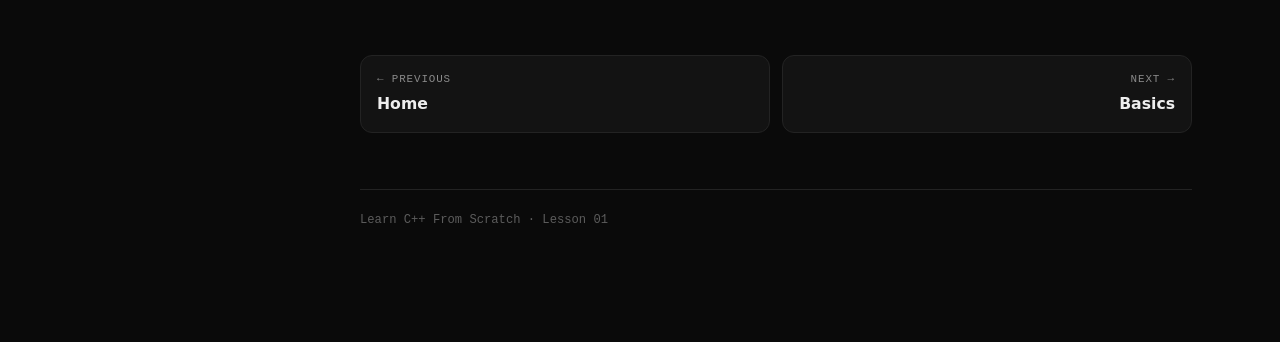
<file: 01-setup.html>
<!doctype html>
<html lang="en"><head><meta charset="utf-8"><meta name="viewport" content="width=device-width,initial-scale=1">
<title>01 · Setup, Compiler & Hello World — Learn C++</title><link rel="icon" href="favicon.svg" type="image/svg+xml">
<meta name="theme-color" content="#0a0a0a">
<script>try{document.documentElement.setAttribute('data-theme',localStorage.getItem('cpp-theme')==='light'?'light':'dark')}catch(e){}</script>
<link rel="stylesheet" href="style.css"></head>
<body><div class="progress" id="progress" aria-hidden="true"></div>
<header class="topbar">
<button class="menu-btn" type="button" aria-label="Show lessons" aria-expanded="false" aria-controls="sidebar" data-menu-btn><svg viewBox="0 0 16 16" fill="none" stroke="currentColor" stroke-width="1.6" stroke-linecap="round" aria-hidden="true"><path d="M2.5 4.5h11M2.5 8h11M2.5 11.5h11"/></svg></button>
<a class="brand" href="index.html"><span class="brand-mark"><svg viewBox="0 0 24 24" fill="none" stroke="currentColor" stroke-width="2.4" stroke-linecap="round" stroke-linejoin="round" aria-hidden="true"><path d="M5.5 7.5l4.5 4.5-4.5 4.5"/><path d="M12.5 16.5h6"/></svg></span><span class="brand-name">Learn C++</span><span class="brand-sub">from scratch</span></a>
<nav class="navlinks">
<a href="index.html">Home</a>
<a href="01-setup.html">Start Here</a>
<a class="nav-opt" href="05-stl.html">STL</a>
<a class="nav-opt" href="10-projects-shell.html">Projects</a>
<button class="iconbtn" type="button" data-theme-btn aria-label="Switch light and dark theme" title="Switch light and dark theme"><svg class="i-sun" viewBox="0 0 16 16" fill="none" stroke="currentColor" stroke-width="1.5" stroke-linecap="round" aria-hidden="true"><circle cx="8" cy="8" r="3"/><path d="M8 1.6v1.6M8 12.8v1.6M1.6 8h1.6M12.8 8h1.6M3.5 3.5l1.1 1.1M11.4 11.4l1.1 1.1M3.5 12.5l1.1-1.1M11.4 4.6l1.1-1.1"/></svg><svg class="i-moon" viewBox="0 0 16 16" fill="none" stroke="currentColor" stroke-width="1.5" stroke-linejoin="round" aria-hidden="true"><path d="M13.4 9.7A5.6 5.6 0 0 1 6.3 2.6a5.6 5.6 0 1 0 7.1 7.1z"/></svg></button>
</nav>
</header>
<div class="layout"><aside class="sidebar" id="sidebar" aria-label="Lessons">
<div class="side-title">Explorer</div>
<div class="side-root">learn-cpp-from-scratch</div>
<div class="search"><svg viewBox="0 0 16 16" width="14" height="14" fill="none" stroke="currentColor" stroke-width="1.6" stroke-linecap="round" aria-hidden="true"><circle cx="7" cy="7" r="4.6"/><path d="M10.5 10.5L14 14"/></svg><input id="search" type="text" placeholder="Filter lessons" autocomplete="off" spellcheck="false" aria-label="Filter lessons"><kbd>/</kbd></div>
<div class="tree">
<div class="tree-group">
<button class="tree-head" type="button" aria-expanded="true">Phase 0 — Start</button>
<div class="tree-items">
<a class="tree-item" href="index.html"><span class="ti-icon home"></span><span class="ti-num"></span><span class="ti-title">Home &amp; Roadmap</span></a>
<a class="tree-item" href="01-setup.html"><span class="ti-icon"></span><span class="ti-num">01</span><span class="ti-title">Setup, Compiler &amp; Hello World</span></a>
</div>
</div>
<div class="tree-group">
<button class="tree-head" type="button" aria-expanded="true">Phase 1 — Foundations</button>
<div class="tree-items">
<a class="tree-item" href="02-basics.html"><span class="ti-icon"></span><span class="ti-num">02</span><span class="ti-title">Basics: Variables, I/O, Loops, Functions</span></a>
<a class="tree-item" href="03-oop.html"><span class="ti-icon"></span><span class="ti-num">03</span><span class="ti-title">OOP: Classes, Inheritance, Polymorphism</span></a>
<a class="tree-item" href="04-memory.html"><span class="ti-icon"></span><span class="ti-num">04</span><span class="ti-title">Memory, Pointers &amp; Smart Pointers</span></a>
</div>
</div>
<div class="tree-group">
<button class="tree-head" type="button" aria-expanded="true">Phase 2 — Professional C++</button>
<div class="tree-items">
<a class="tree-item" href="05-stl.html"><span class="ti-icon"></span><span class="ti-num">05</span><span class="ti-title">STL, Vectors, Maps &amp; Algorithms</span></a>
<a class="tree-item" href="06-dsa.html"><span class="ti-icon"></span><span class="ti-num">06</span><span class="ti-title">DSA for C++ Devs</span></a>
<a class="tree-item" href="07-advanced.html"><span class="ti-icon"></span><span class="ti-num">07</span><span class="ti-title">Advanced: Templates, Threads, System Calls</span></a>
<a class="tree-item" href="08-networking.html"><span class="ti-icon"></span><span class="ti-num">08</span><span class="ti-title">Network Programming &amp; Sockets</span></a>
</div>
</div>
<div class="tree-group">
<button class="tree-head" type="button" aria-expanded="true">Phase 3 — Build Real Projects</button>
<div class="tree-items">
<a class="tree-item" href="09-projects-terminal.html"><span class="ti-icon"></span><span class="ti-num">09</span><span class="ti-title">Project: Terminal App</span></a>
<a class="tree-item" href="10-projects-shell.html"><span class="ti-icon"></span><span class="ti-num">10</span><span class="ti-title">Project: Build Your Own Shell</span></a>
<a class="tree-item" href="11-projects-audio.html"><span class="ti-icon"></span><span class="ti-num">11</span><span class="ti-title">Project: Audio Player</span></a>
<a class="tree-item" href="12-projects-opengl.html"><span class="ti-icon"></span><span class="ti-num">12</span><span class="ti-title">Project: OpenGL / SFML Game</span></a>
<a class="tree-item" href="13-projects-ai.html"><span class="ti-icon"></span><span class="ti-num">13</span><span class="ti-title">Project: AI Inference Engine</span></a>
</div>
</div>
</div>
</aside><main class="content">

<span class="badge">Lesson 01 · ~45 min · Zero assumed — read slowly, type everything</span>
<h1>Setup, what C++ is, and your first program</h1>
<p><strong>Goal:</strong> by the end of this page you will have installed a compiler, created a C++ source file, compiled it, and executed it to print <code>Hello, world</code>. Each new term is defined as it appears.</p>

<div class="toc"><strong>On this page</strong><ol><li>What C++ is</li><li>Files, folders, and the .cpp extension</li><li>VS Code: code editor</li><li>Terminal and PowerShell: command-line interface</li><li>g++, MinGW, and MSYS2</li><li>PATH: definition and verification</li><li>Install: Windows / Mac / Linux</li><li>Hello World, line by line</li><li>How compilation works (preprocessor / compiler / linker)</li><li>Common errors</li><li>Exercises + VS Code tips</li></ol></div>

<div class="callout"><strong>Overview:</strong> C++ development uses three components. The source file (<code>.cpp</code>) contains human-readable code. A compiler translates C++ source code into machine code the CPU executes. It does this in three stages: preprocessing, compilation, and linking. The terminal is the interface used to invoke the compiler and run the resulting program. VS Code is the editor used to create and manage source files.</div>

<h2>1. What is C++?</h2>
<p><strong>C++</strong> (pronounced “C plus plus”) is a compiled language for writing precise, high-performance instructions for the computer.</p>
<ul>
<li><strong>Why a language is needed:</strong> the <strong>CPU (Central Processing Unit)</strong>, the processor that executes instructions, operates directly on <strong>machine code</strong> (binary instructions). Writing binary directly is impractical, so C++ provides a structured syntax that is translated into machine code by a compiler.</li>
<li><strong>What C++ is used for:</strong> performance-critical software including operating systems, browsers, game engines, media tools, image editors, and machine-learning libraries such as PyTorch. It is selected where execution speed and control over resources are required.</li>
<li><strong>Why learn it:</strong> <strong>performance and control.</strong> C++ provides direct management of <strong>memory</strong> (RAM, the short-term storage used during execution) and direct access to <strong>OS (Operating System — Windows, macOS, or Linux, the software that manages hardware and program execution)</strong> services, the <strong>GPU</strong> (graphics processor), networking, and audio hardware. This control is required for the shell, game, and inference projects built later in this course.</li>
<li><strong>What C++ code is:</strong> a plain-text file with the extension <code>.cpp</code>. Example: <code>hello.cpp</code>. It can be opened in any text editor; this course uses VS Code for syntax highlighting and integrated compilation.</li>
<li><strong>What a version such as C++17 means:</strong> C++ is defined by an ISO standard revised periodically. <strong>C++17</strong> refers to the standard published in 2017 — stable and broadly supported. <strong>C++20</strong> is the 2020 revision with additional features. This course uses C++17 for maximum compatibility.</li>
</ul>

<h2>2. Files, folders, and the .cpp extension</h2>
<p>These are standard filesystem concepts, stated here for precision:</p>
<ul>
<li><strong>File:</strong> a named unit of stored data. The suffix after the final dot is the <strong>extension</strong>, which indicates the file type. Examples: <code>birthday.jpg</code> (image), <code>notes.txt</code> (plain text), <code>song.wav</code> (audio).</li>
<li><strong>Folder (also called directory):</strong> a container for files and other folders. Example: <code>Documents\MyCode\</code> on Windows or <code>Documents/MyCode/</code> on macOS/Linux. The separator (<code>\</code> or <code>/</code>) denotes nesting.</li>
<li><strong><code>.cpp</code>:</strong> the extension indicating a C++ source file. <code>hello.cpp</code> contains the source for the program named <code>hello</code>. The compiler uses this extension to identify the input language.</li>
<li><strong><code>.exe</code> (Windows):</strong> an executable file produced by compiling and linking source code. The <code>.cpp</code> file is the input source; the <code>.exe</code> file is the compiled output the OS executes. On macOS/Linux the output typically has no extension (for example, <code>hello</code>).</li>
<li><strong>Path (lowercase; distinct from PATH — see section 6):</strong> the location of a file in the filesystem. Example: <code>C:\Users\You\Documents\hello.cpp</code>.</li>
</ul>
<div class="callout ok"><strong>Setup step:</strong> create a folder named <code>CppCourse</code> inside Documents. Store all <code>.cpp</code> files for this course there. Note its full path; it is required when navigating in the terminal.</div>

<h2>3. VS Code: code editor</h2>
<p><strong>VS Code (Visual Studio Code)</strong> is a free editor for writing and managing code. It provides:</p>
<ul>
<li>Syntax highlighting and bracket matching for readability.</li>
<li>Error indicators and hover documentation for rapid correction.</li>
<li>An integrated terminal, so compilation commands can be run without leaving the editor.</li>
<li><strong>Extensions:</strong> optional add-ons. Install <strong>C/C++ by Microsoft</strong> for C++ language support (highlighting, diagnostics). <strong>Code Runner</strong> is optional and adds a run button, but this course teaches direct terminal commands so the underlying process is explicit.</li>
<li><strong>Visual Studio (without “Code”):</strong> a separate, larger Windows-only IDE. It includes its own compiler (<code>cl.exe</code>). It is a valid alternative, but this course uses VS Code with <code>g++</code> so that commands are consistent across operating systems.</li>
</ul>
<p><strong>Install VS Code:</strong> download from <code>https://code.visualstudio.com/</code> and run the installer. Then open VS Code → Extensions view (four-squares icon in the sidebar) → search <code>C/C++</code> → Install the extension published by Microsoft.</p>

<h2>4. Terminal and PowerShell: command-line interface</h2>
<p>A <strong>terminal</strong> is a text interface for running commands. Instead of selecting icons, you enter a command line and press Enter to execute it.</p>
<ul>
<li><strong>Terminology:</strong> terminal, console, command line, and shell refer to the same concept. A terminal is a text interface for running commands. On Windows this is PowerShell or Command Prompt. On macOS it is Terminal. On Linux it is Terminal or bash. Syntax varies slightly; function is equivalent.</li>
<li><strong>Command structure:</strong> a command names a program followed by arguments. Example: <code>g++ hello.cpp -o hello</code> invokes the compiler <code>g++</code> to compile <code>hello.cpp</code> and write the output to <code>hello</code>.</li>
<li><strong>Prompt:</strong> the input line where commands are entered, typically ending in <code>&gt;</code>, <code>$</code>, or <code>%</code>. Example: <code>PS C:\Users\You\Documents\CppCourse&gt;</code> indicates the current directory is <code>CppCourse</code>.</li>
<li><strong>Current directory (working directory):</strong> the directory the terminal operates in. Commands resolve relative file names against it. If the file is in <code>Documents\CppCourse</code> but the terminal is in <code>Desktop</code>, the file will not be found. Use <code>cd</code> (change directory) to navigate.</li>
</ul>
<p><strong>How to open a terminal:</strong></p>
<pre><code># Windows: press Start, type PowerShell, press Enter
#   (PowerShell window opens). Then navigate to your folder:
cd $HOME\Documents\CppCourse

# Mac: press Cmd+Space, type Terminal, press Enter. Then:
cd ~/Documents/CppCourse

# Linux: press Ctrl+Alt+T. Then:
cd ~/Documents/CppCourse</code></pre>
<p><strong>Essential commands:</strong></p>
<pre><code>pwd        # print working directory: shows the current directory path
  # (on PowerShell, pwd is an alias for Get-Location)
ls         # list directory contents: shows files in the current directory
  # (on PowerShell, ls is an alias; dir is the native equivalent)
cd Folder  # change directory: sets the current directory to Folder
cd ..      # move to the parent directory
g++ --version  # display the installed compiler version; confirms installation</code></pre>
<div class="callout"><strong>Note:</strong> <code>pwd</code>, <code>ls</code>, and <code>cd</code> are read-only navigation commands. They list or change the viewed directory without modifying files. Compilation commands that create output files are explained in section 8.</div>

<h2>5. g++, MinGW, and MSYS2</h2>
<ul>
<li><strong>Compiler:</strong> A compiler translates C++ source code into machine code the CPU executes. It does this in three stages: preprocessing of directives, translation to object code, and linking with libraries. If the source contains syntax errors, compilation stops and reports an <strong>error</strong> indicating the location and cause.</li>
<li><strong>g++:</strong> a widely used C++ compiler, part of the <strong>GCC (GNU Compiler Collection)</strong>. Invoking <code>g++ hello.cpp -o hello</code> executes the compiler on the specified input. On macOS, <code>g++</code> typically invokes <strong>clang++</strong> (Apple’s compiler); the commands used in this course are compatible with both.</li>
<li><strong>MinGW-w64 and MSYS2 (Windows):</strong> Windows does not include a C++ compiler by default. <strong>MinGW-w64</strong> is a Windows port of GCC providing <code>g++</code>. <strong>MSYS2</strong> is a package manager and environment for installing and updating MinGW-w64. In short: MSYS2 installs and maintains the toolchain; MinGW-w64 provides the compiler binaries; <code>g++</code> is the compiler executable.</li>
<li><strong>cl.exe (Visual Studio):</strong> Microsoft’s C++ compiler. It is functional but uses different command syntax (<code>cl hello.cpp</code>). This course uses <code>g++</code> syntax for cross-platform consistency.</li>
<li><strong>Debugger (gdb):</strong> a tool for pausing execution, inspecting variables, and stepping through code line by line. On Linux it is included with <code>build-essential</code>. It is introduced in Lesson 02.</li>
</ul>

<h2>6. PATH: definition and verification</h2>
<p><strong>PATH</strong> is an OS-level list of directories searched for executables. When a command name such as <code>g++</code> is entered, the OS checks each directory in PATH in order and executes the first match. If no directory contains the program, the OS reports <code>'g++' is not recognized</code> or <code>command not found</code>.</p>
<ul>
<li><strong>Configuration requirement:</strong> after installing MinGW, its binary directory (for example, <code>C:\msys64\ucrt64\bin</code>) must be included in PATH. The MSYS2 installer provides an option to add it; accept it. Without this entry, PowerShell cannot locate <code>g++</code> even when it is installed.</li>
<li><strong>PATH versus path:</strong> lowercase “path” denotes the location of a single file (<code>C:\...\hello.cpp</code>). Uppercase “PATH” denotes the OS-level search list. This course capitalizes the latter throughout.</li>
</ul>
<p><strong>How to check PATH and g++:</strong></p>
<pre><code># Step 1: verify the compiler is resolvable
g++ --version
# Expected: version output such as g++ (Rev...) 13.2.0 or Apple clang version ...
# If the result is 'g++' is not recognized / command not found, PATH is misconfigured (see fix below)

# Step 2: inspect the directory list (optional)
# Windows PowerShell:
$env:Path -split ';'
# Mac / Linux:
echo $PATH | tr ':' '\n'

# Step 3: locate the g++ executable
# Windows PowerShell:
where.exe g++
# Mac / Linux:
which g++</code></pre>
<div class="callout ok"><strong>Requirement:</strong> after modifying PATH or installing a compiler, <strong>close and reopen the terminal</strong> before testing. Existing terminal sessions retain the previous PATH value. Most “not recognized” errors are resolved by this step.</div>

<h2>7. Install a compiler (select your operating system)</h2>
<h3>Windows (select one option — A is recommended)</h3>
<p><strong>Option A — MinGW-w64 via MSYS2 (recommended, matches this course):</strong></p>
<pre><code>1. Download MSYS2 from https://www.msys2.org/ and install with default options.
2. Open "MSYS2 UCRT64" from the Start menu, then execute:
   pacman -S --needed mingw-w64-ucrt-x86_64-gcc
   # pacman is the MSYS2 package manager; this command installs the GCC C++ compiler.
   # Confirm prompts with Enter / Y.
3. Ensure C:\msys64\ucrt64\bin is included in PATH (the installer provides a checkbox for this).
   # If missed: search Start for "Edit environment variables",
   # open it, select Path -&gt; Edit -&gt; New -&gt; enter C:\msys64\ucrt64\bin -&gt; OK.
4. Close all terminals. Open a new PowerShell and verify:
   g++ --version</code></pre>
<p><strong>Option B — Visual Studio Community (larger download, integrated debugger):</strong> Download “Visual Studio Community” (distinct from VS Code), run the installer, and select the workload <strong>“Desktop development with C++”</strong>. This provides <code>cl.exe</code> and a debugger. To follow this course verbatim, also install VS Code with MinGW so that <code>g++</code> commands apply directly.</p>
<p>Also install <strong>VS Code</strong> with the <strong>C/C++ by Microsoft</strong> extension (see section 3). <strong>Code Runner</strong> is optional.</p>
<h3>Mac</h3>
<p>macOS provides Apple’s compiler toolchain; it must be activated:</p>
<pre><code>xcode-select --install
# An installation dialog appears -- confirm and wait for completion.
g++ --version
clang++ --version
# Both should report a version such as Apple clang version 15.x
# If g++ remains unavailable, install Xcode from the App Store and retry.</code></pre>
<h3>Linux (Ubuntu / Debian / Mint)</h3>
<pre><code>sudo apt update
sudo apt install -y build-essential gdb cmake
# sudo: execute with administrative privileges
# apt: package manager
# update: refresh the package index
# install -y build-essential gdb cmake: install compiler toolchain, debugger, and build utility
g++ --version</code></pre>
<div class="callout ok"><strong>Verification (all systems):</strong> <code>g++ --version</code> should report a version such as <code>g++ 13.x</code> or <code>clang 15.x</code>. Version 9 or later is sufficient. If “not recognized / not found” is reported, recheck section 6: reopen the terminal, verify PATH, and repeat the installation step.</div>

<h2>8. Hello, World — line by line</h2>
<p>Create a file named <code>hello.cpp</code> inside <code>CppCourse</code>. In VS Code: File → Open Folder → select <code>CppCourse</code> → New File → save as <code>hello.cpp</code> (the extension must be <code>.cpp</code>, not <code>.txt</code>). Enter the following:</p>
<pre><code>// hello.cpp -- my first program
#include &lt;iostream&gt;   // gives us std::cout for printing

int main() {          // every C++ program starts at main()
    std::cout &lt;&lt; "Hello, world!\n";  // print text + newline
    return 0;         // 0 means "success" to the OS
}</code></pre>
<p>Compile and run. In VS Code press <code>Ctrl</code>+<code>`</code> (backtick, left of the 1 key) to open the integrated terminal, then enter:</p>
<pre><code>g++ -std=c++17 -Wall -Wextra hello.cpp -o hello
./hello        # on Windows instead: .\hello.exe</code></pre>
<p><strong>Compile command, token by token (this command is used throughout the course):</strong></p>
<ul>
<li><code>g++</code> — invokes the C++ compiler.</li>
<li><code>-std=c++17</code> — selects the language standard. <code>-std</code> specifies the standard; <code>c++17</code> selects the 2017 revision.</li>
<li><code>-Wall -Wextra</code> — enables standard and additional compiler warnings. <code>-W</code> denotes a warning category. These options surface potential errors during compilation.</li>
<li><code>hello.cpp</code> — the input source file to compile.</li>
<li><code>-o hello</code> — sets the output file name. <code>-o</code> denotes output. On Windows the output is <code>hello.exe</code>.</li>
<li><code>./hello</code> (macOS/Linux) — executes the program in the current directory. <code>.</code> denotes the current directory; <code>/</code> is the path separator.</li>
<li><code>.\hello.exe</code> (Windows) — the equivalent invocation on Windows, using <code>\</code> as the separator and <code>.exe</code> as the executable extension.</li>
</ul>
<p><strong>Source file, line by line:</strong></p>
<ul>
<li><code>// hello.cpp -- my first program</code> — a <strong>comment</strong>. Text following <code>//</code> is ignored by the compiler and serves as documentation.</li>
<li><code>#include &lt;iostream&gt;</code> — a preprocessor directive that includes the standard header <code>iostream</code>. <code>#include</code> requests inclusion; angle brackets indicate the standard library location. <code>iostream</code> provides input/output facilities, including <code>std::cout</code>. Without it, <code>std::cout</code> is undefined.</li>
<li><em>Blank line</em> — has no effect; included for readability.</li>
<li><code>int main() {</code> — defines the program entry point. <code>main</code> is a <strong>function</strong> (a named block of code) that the OS calls first. <code>()</code> indicates no parameters in this example. <code>int</code> specifies that <code>main</code> returns an integer exit code. <code>{</code> opens the function body.</li>
<li><code>std::cout &lt;&lt; "Hello, world!\n";</code> — outputs text. <code>std</code> is the standard library namespace; <code>::</code> is the scope-resolution operator; <code>cout</code> is the standard character-output stream. <code>&lt;&lt;</code> is the insertion operator directing data to the stream. <code>"..."</code> is a <strong>string</strong> literal. <code>\n</code> is the newline escape sequence. <code>;</code> terminates the statement — every statement requires one.</li>
<li><code>return 0;</code> — returns the exit code to the OS. <code>0</code> indicates successful execution; nonzero values indicate an error condition. Inspect it with <code>echo $?</code> (macOS/Linux) or <code>echo $LASTEXITCODE</code> (PowerShell) immediately after execution.</li>
<li><code>}</code> — closes the body of <code>main</code>. Each opening brace requires a matching closing brace.</li>
</ul>
<div class="callout"><strong>Expected result:</strong> the terminal displays <code>Hello, world!</code> followed by a new prompt. If output differs, refer to sections 9 and 10 for the build process and error reference.</div>

<h2>9. What happens when you compile? (preprocessor → compiler → linker)</h2>
<p>A single <code>g++ ...</code> invocation performs <strong>three sequential stages</strong>:</p>
<pre><code>hello.cpp -&gt; [preprocessor] -&gt; [compiler] -&gt; hello.o -&gt; [linker + stdlib] -&gt; hello.exe
  #include expanded   C++ -&gt; assembly -&gt; object code    objects joined into program</code></pre>
<ul>
<li><strong>Stage 1 — Preprocessor.</strong> Processes directives beginning with <code>#</code>. For <code>#include &lt;iostream&gt;</code>, it inserts the referenced header content into the translation unit, producing a complete source for compilation.</li>
<li><strong>Stage 2 — Compiler.</strong> Translates the preprocessed C++ into <strong>assembly</strong> (low-level CPU mnemonics such as <code>mov</code> and <code>call</code>), then into <strong>object code</strong> (<code>hello.o</code> — machine code that is not yet executable because references to library functions remain unresolved).</li>
<li><strong>Stage 3 — Linker.</strong> Combines object files with the standard library (<strong>stdlib</strong> — pre-compiled implementations of facilities such as output) into a single executable (<code>hello.exe</code> or <code>hello</code>).</li>
<li><strong>Runtime role of the OS:</strong> when <code>./hello</code> is executed, the OS loads the program into <strong>memory (RAM)</strong>, provides access to output facilities, invokes <code>main()</code>, captures the exit code, and releases resources on termination.</li>
</ul>
<p>To observe each stage directly (optional):</p>
<pre><code>g++ -E hello.cpp -o hello.i   # preprocessed output (large: source plus expanded headers; inspect hello.i)
g++ -S hello.cpp -o hello.s   # assembly output: low-level CPU instructions in hello.s
g++ -v hello.cpp -o hello     # verbose mode: displays each stage and searched paths</code></pre>
<div class="callout"><strong>Working practice:</strong> A compiler translates C++ source code into machine code the CPU executes. It does this in three stages: preprocessing, compilation, and linking. A reported error identifies the file and line to correct. Reviewing errors systematically is standard practice.</div>

<h2>10. Common errors and corrections</h2>
<table><tr><th>Diagnostic</th><th>Meaning</th><th>Correction</th></tr>
<tr><td><code>'g++' is not recognized / command not found</code></td><td>The OS searched each directory in PATH and found no program named <code>g++</code>. The compiler is either not installed or its directory is not in PATH, or the terminal session predates the PATH update.</td><td>Open a new terminal and rerun <code>g++ --version</code>. If the error persists, verify the MinGW binary directory (for example, <code>C:\msys64\ucrt64\bin</code>) is listed in PATH (section 6) and repeat the installation step.</td></tr>
<tr><td><code>expected ';' before ... / expected ';'</code></td><td>A statement is missing its terminating semicolon.</td><td>Locate the reported line number and append <code>;</code>. Example: <code>std::cout &lt;&lt; "hi"</code> → <code>std::cout &lt;&lt; "hi";</code></td></tr>
<tr><td><code>undefined reference to 'main'</code></td><td>The linker found no entry point named <code>main</code>. The function is typically misspelled (<code>Main</code>, <code>mian</code>) or has an incorrect signature.</td><td>Verify the exact spelling <code>int main()</code> with lowercase <code>m</code>. Confirm the file is saved and the correct file name is passed to <code>g++</code>.</td></tr>
<tr><td><code>'cout' was not declared / 'cout' was not declared in this scope</code></td><td><code>cout</code> was used without the required header or qualified name.</td><td>Add <code>#include &lt;iostream&gt;</code> at the top and use the qualified name <code>std::cout</code>. The prefix <code>std::</code> refers to the standard library namespace.</td></tr>
<tr><td><code>No such file or directory: hello.cpp</code></td><td>The working directory does not contain <code>hello.cpp</code>. The terminal is in a different directory than the source file.</td><td>Run <code>pwd</code> and <code>ls</code> to confirm location. Use <code>cd</code> to navigate to the source directory (section 4). In VS Code, open the project folder first, then open the integrated terminal.</td></tr>
<tr><td><code>cannot open output file hello.exe / Permission denied</code></td><td>The output file is locked, typically because a previous instance is still running, or antivirus software has restricted access.</td><td>Terminate any running instance of the program. Check antivirus quarantine if applicable. Then repeat the <code>g++</code> command.</td></tr>
<tr><td><code>stray '\...' / expected primary-expression</code></td><td>The source contains an invalid character, commonly curly quotation marks <code>“ ”</code> instead of straight quotes <code>" "</code>.</td><td>Re-enter quotation marks and semicolons directly in VS Code. Avoid copying code from formatted documents without correcting punctuation.</td></tr>
<tr><td><code>fatal error: iostream: No such file</code></td><td>The preprocessor could not locate the standard headers. The compiler installation is incomplete.</td><td>Repeat the installation in section 7. On Linux, confirm <code>build-essential</code> completed. On Windows, confirm the package <code>mingw-w64-ucrt-x86_64-gcc</code> is installed.</td></tr>
</table>

<h2>Exercises (5 minutes each)</h2>
<ol>
<li><strong>Print your name and age on two lines.</strong> Use two <code>std::cout</code> statements, each with <code>\n</code> and a terminating <code>;</code>. Compile and run.</li>
<li><strong>Observe the exit code.</strong> Change <code>return 0;</code> to <code>return 3;</code>, recompile, run, then immediately enter <code>echo $LASTEXITCODE</code> (PowerShell) or <code>echo $?</code> (macOS/Linux). The value 3 should be displayed. Restore <code>return 0;</code> afterward.</li>
<li><strong>Practice error diagnosis:</strong> remove one <code>;</code>, recompile, and note the reported line number and message. Restore the semicolon and recompile to confirm the error is resolved.</li>
<li><strong>Enable strict warnings.</strong> Compile with <code>g++ -std=c++17 -Wall -Wextra hello.cpp -o hello</code> and address any reported warnings. Warning-free compilation is standard professional practice.</li>
</ol>

<h2>VS Code tips</h2>
<ul>
<li><strong>Open the folder, not only the file.</strong> Use File → Open Folder → select <code>CppCourse</code>. Opening only <code>hello.cpp</code> may leave the integrated terminal in a different directory, causing “No such file” errors.</li>
<li><strong>Use the integrated terminal:</strong> press <code>Ctrl</code>+<code>`</code> to open a terminal already set to the open folder.</li>
<li><strong>Verify the file extension is <code>.cpp</code>.</strong> If Windows hides extensions, enable View → Show → File name extensions in Explorer to distinguish <code>hello.cpp</code> from <code>hello.cpp.txt</code>. Only the former is recognized as C++ source.</li>
</ul>

<div class="pager"><a class="btn ghost" href="index.html">← Home</a><a class="btn" href="02-basics.html">Next: Basics →</a></div>
<footer>Learn C++ From Scratch · Lesson 01</footer>
</main></div><script src="script.js"></script></body></html>
</file>
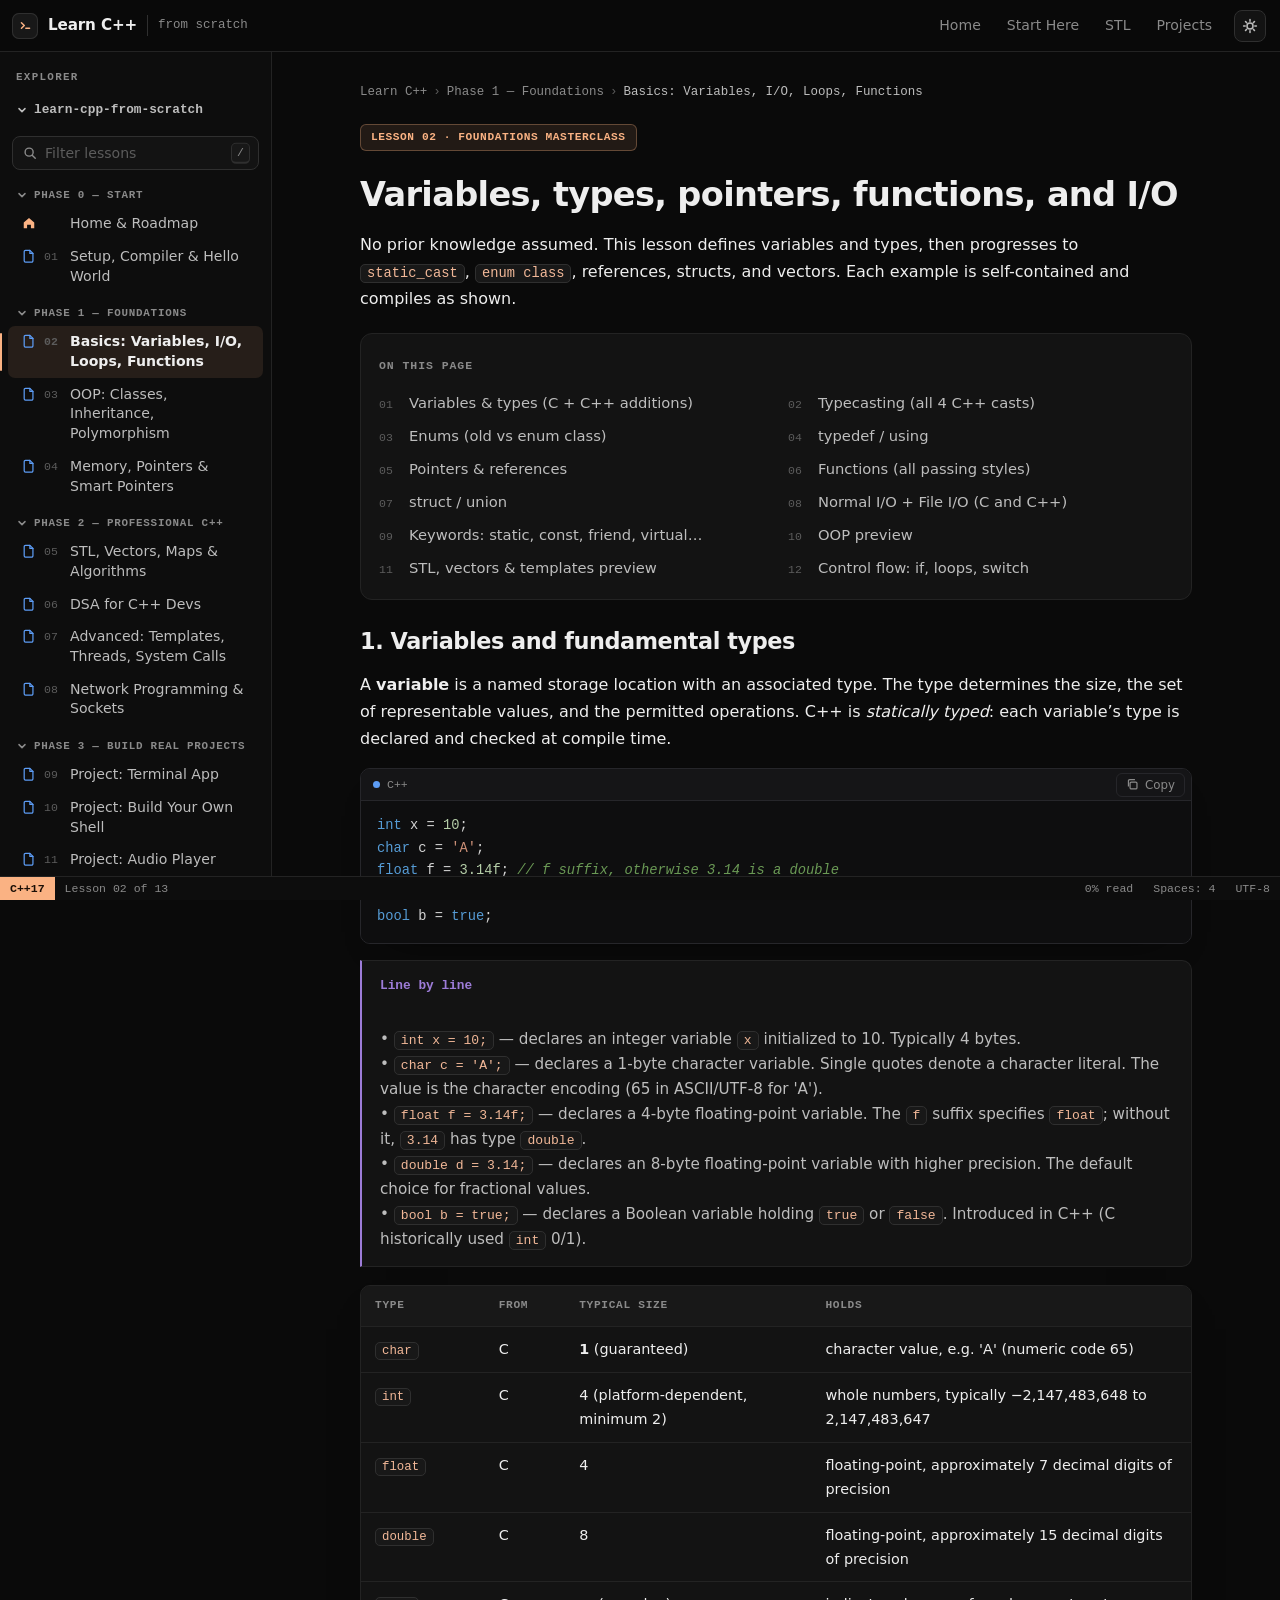
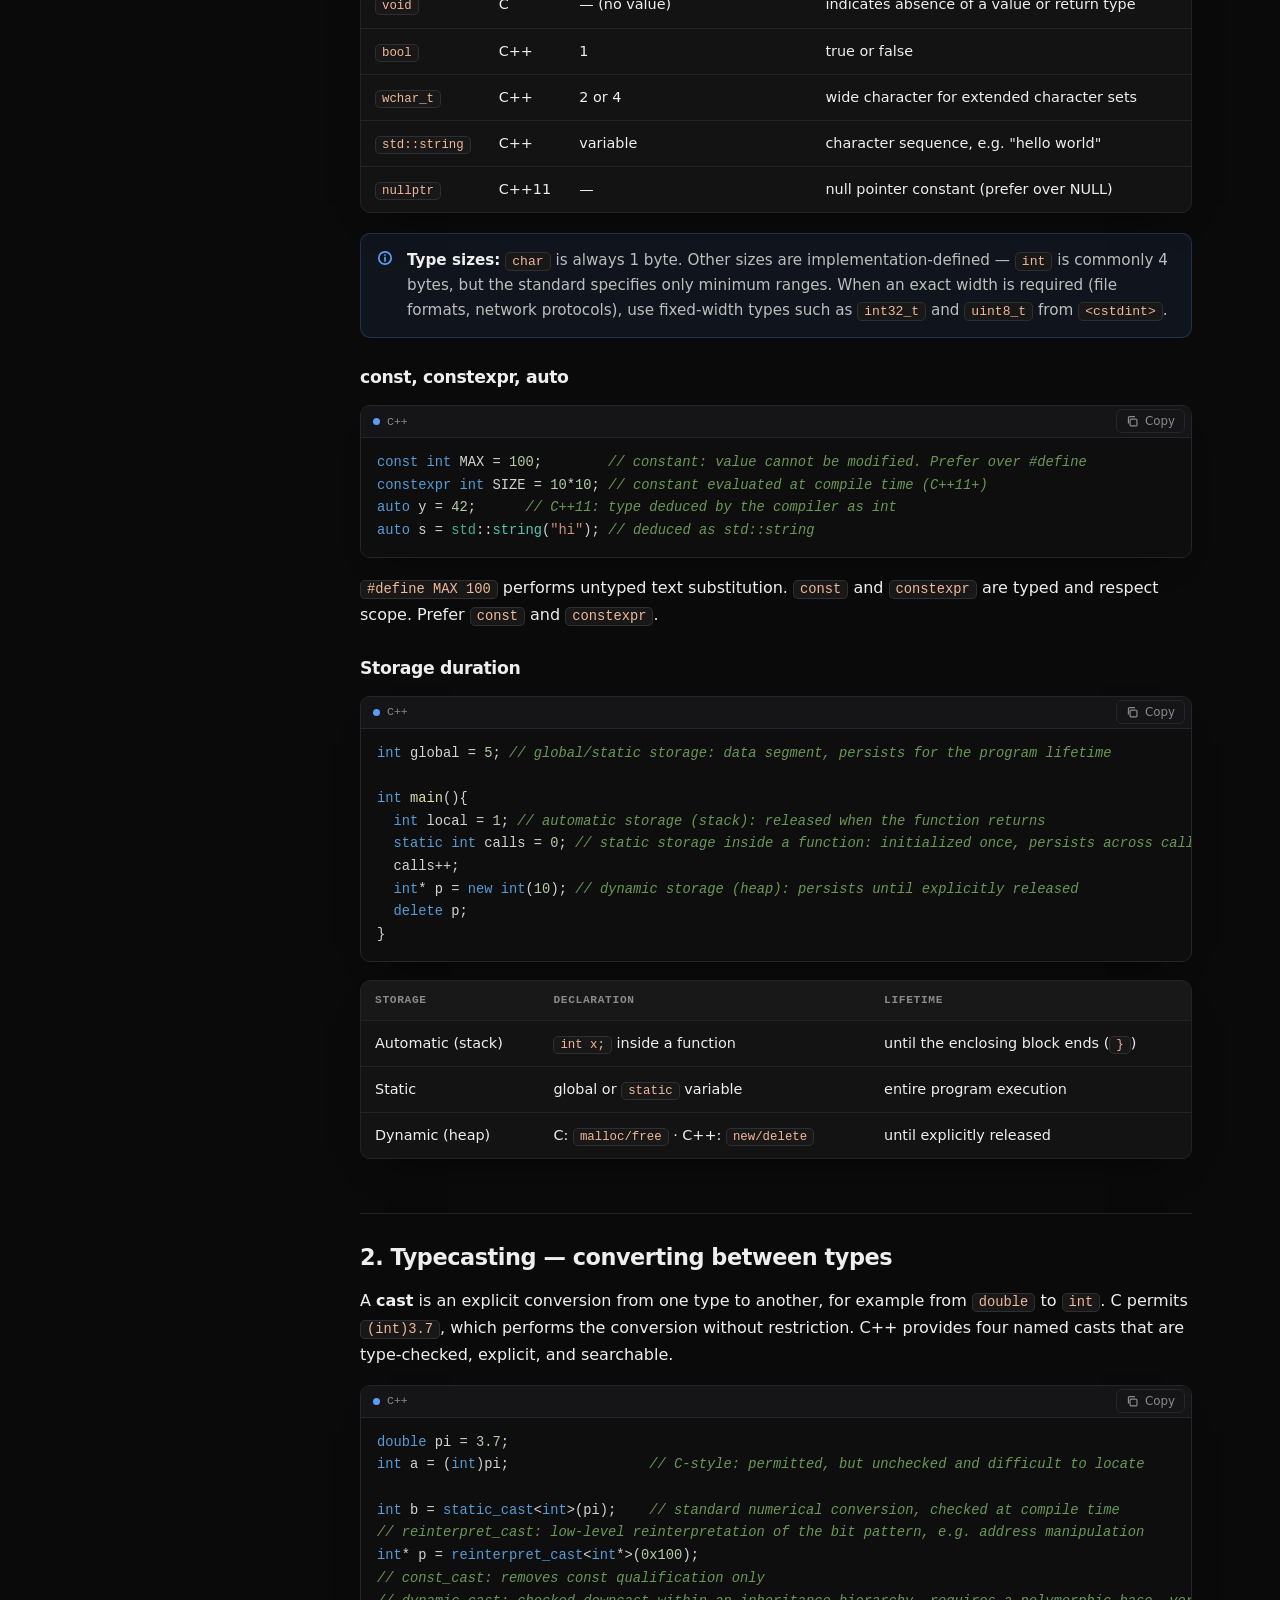
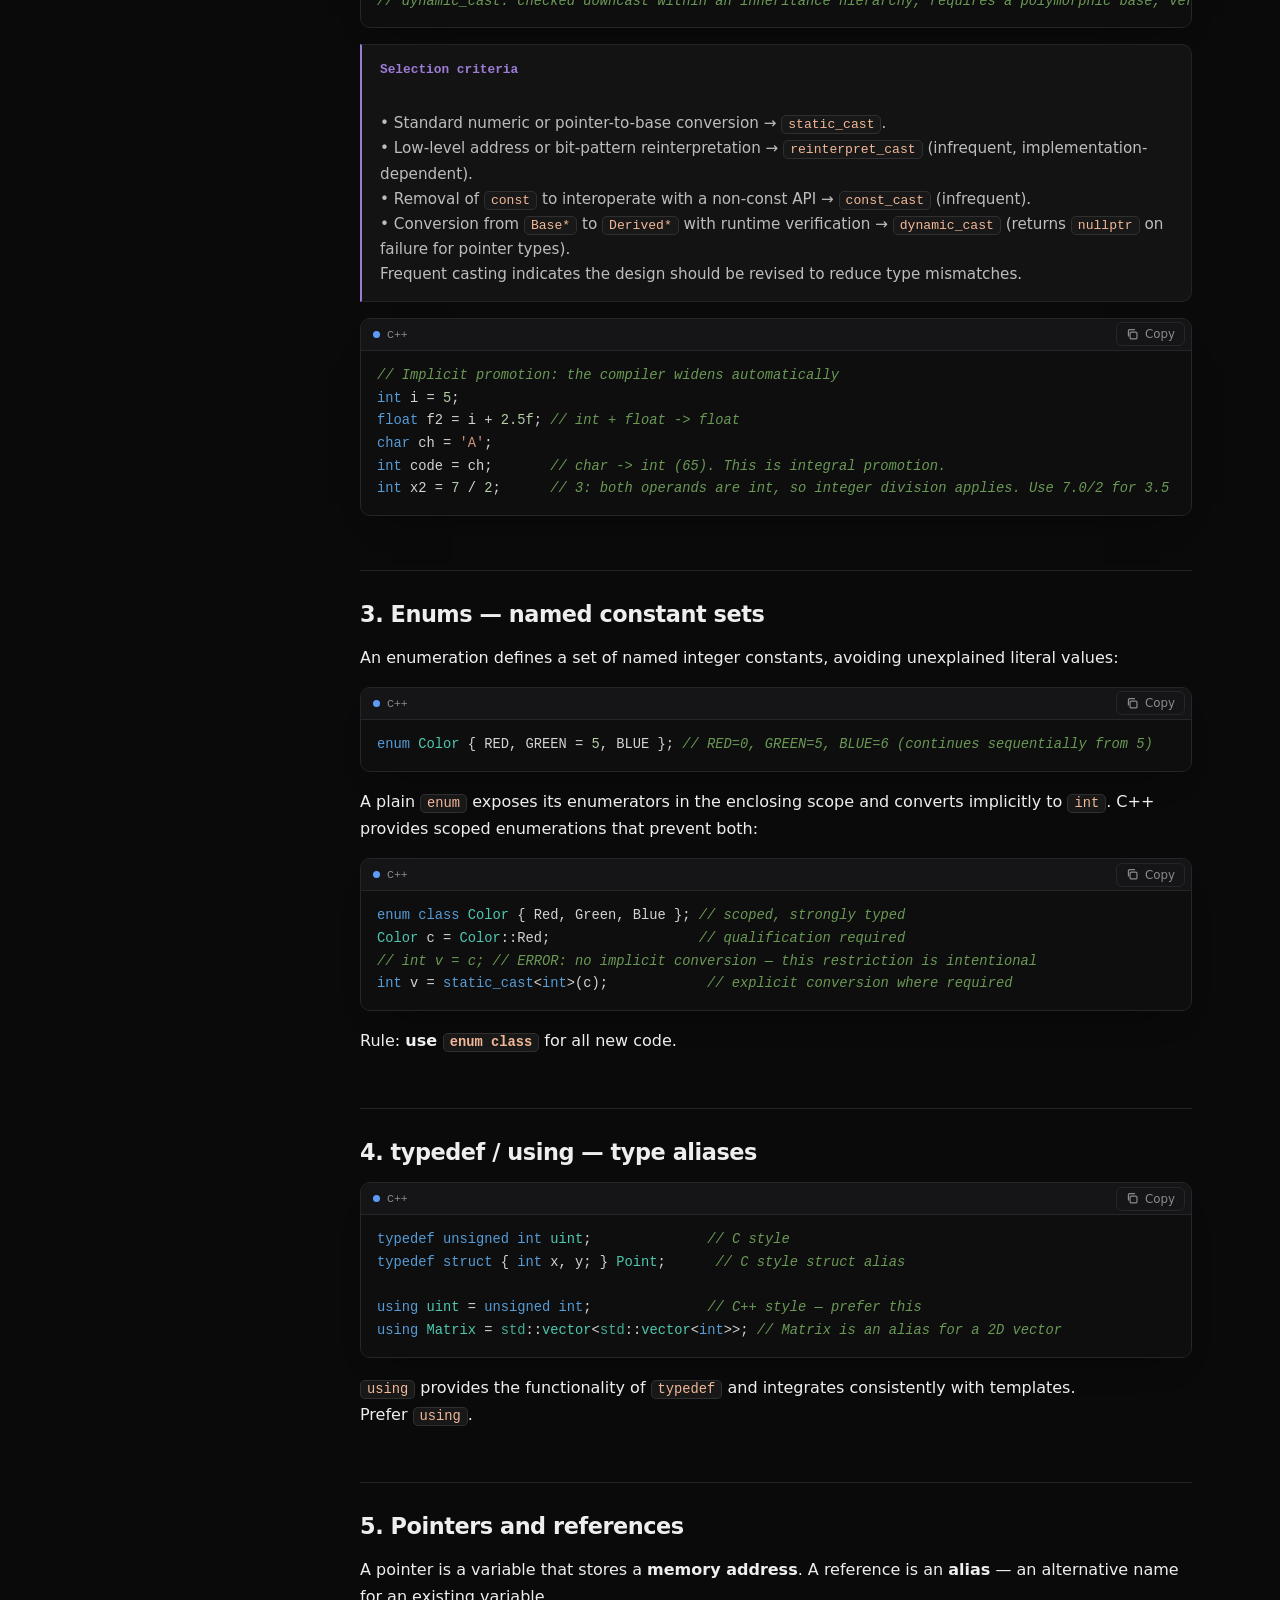
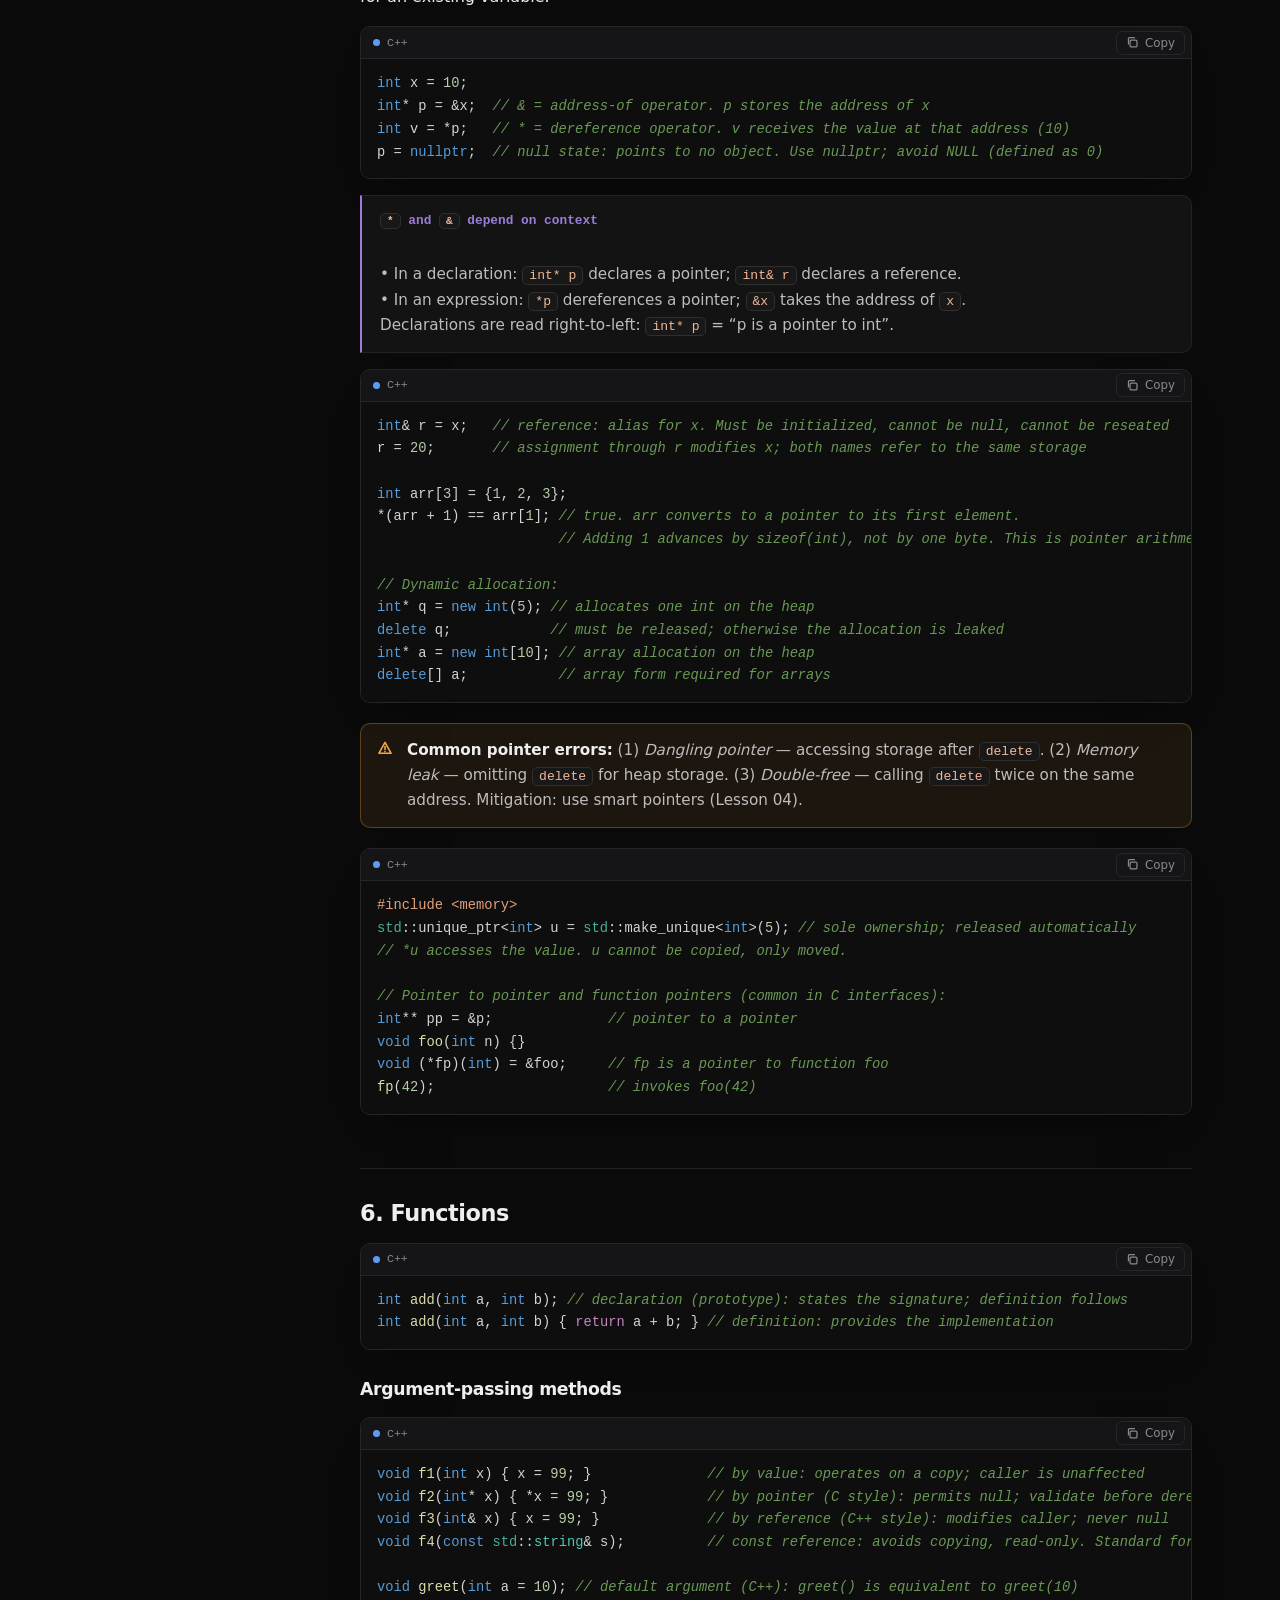
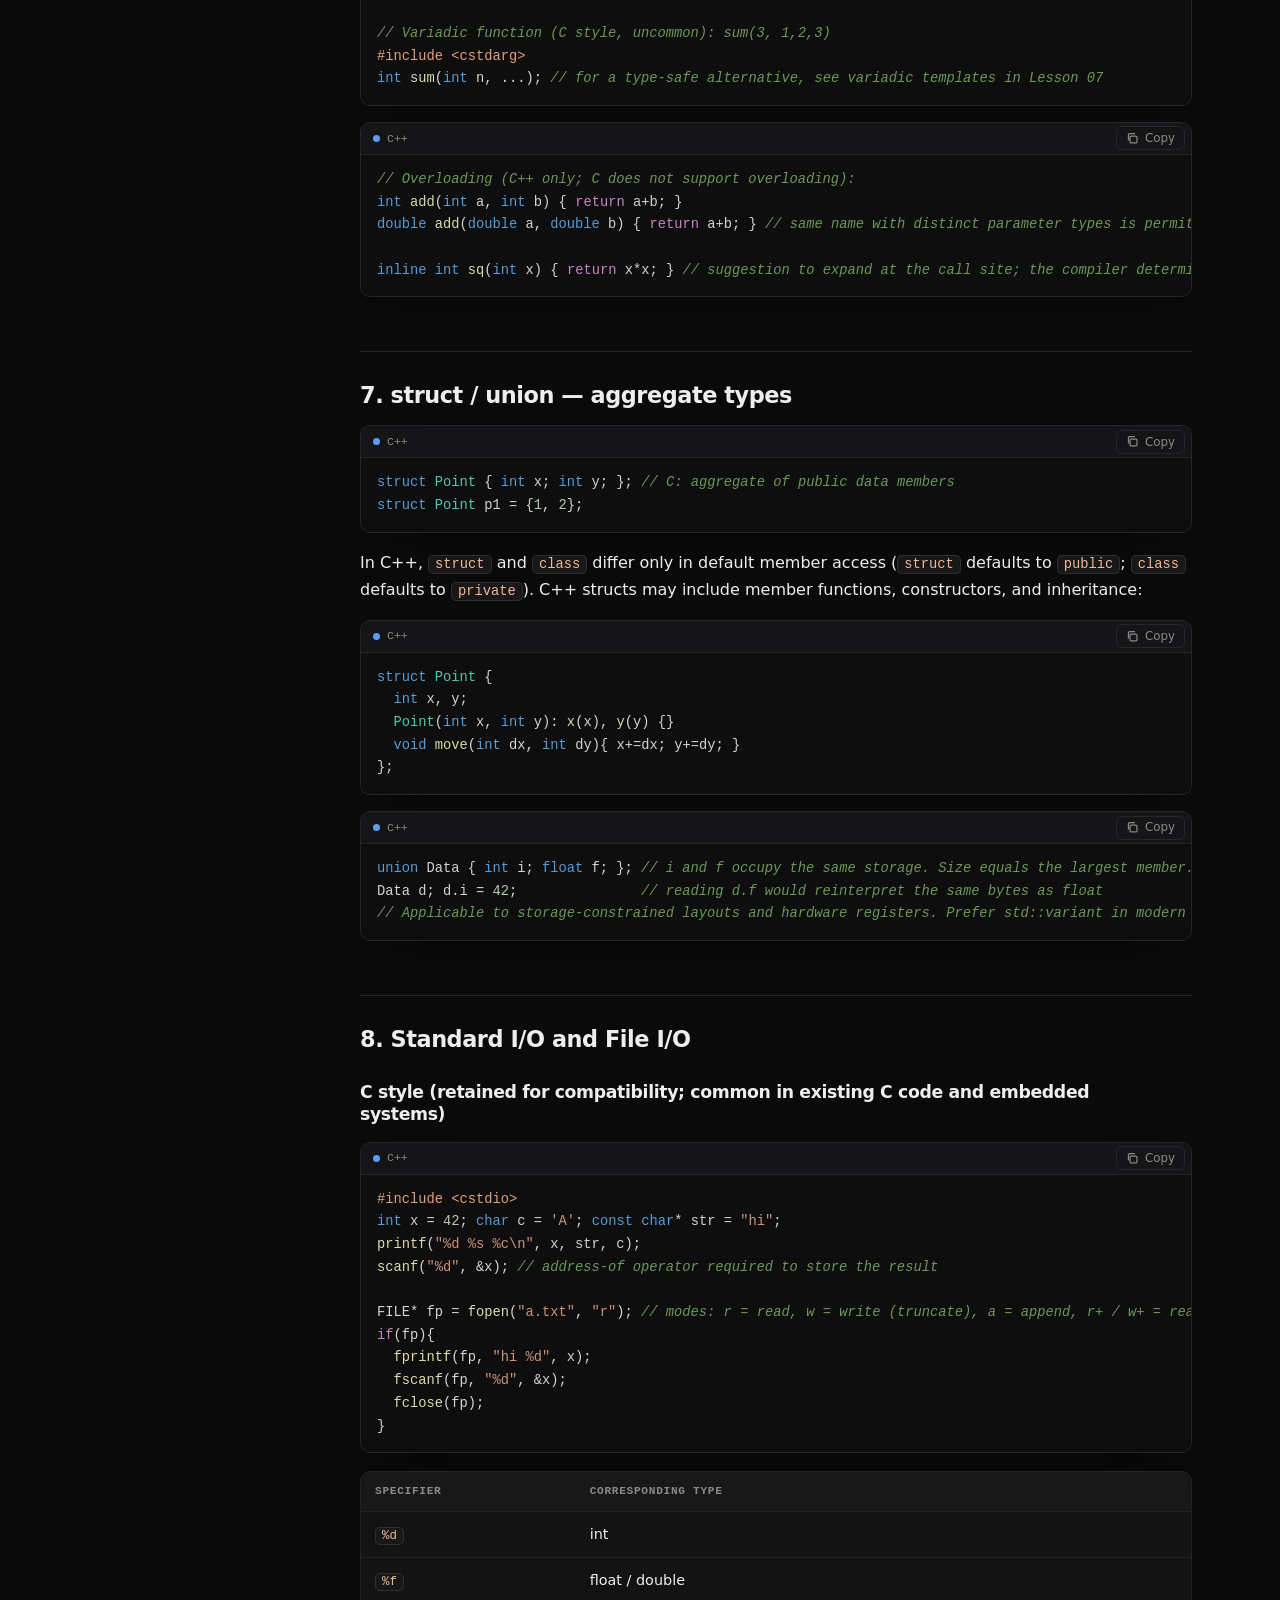
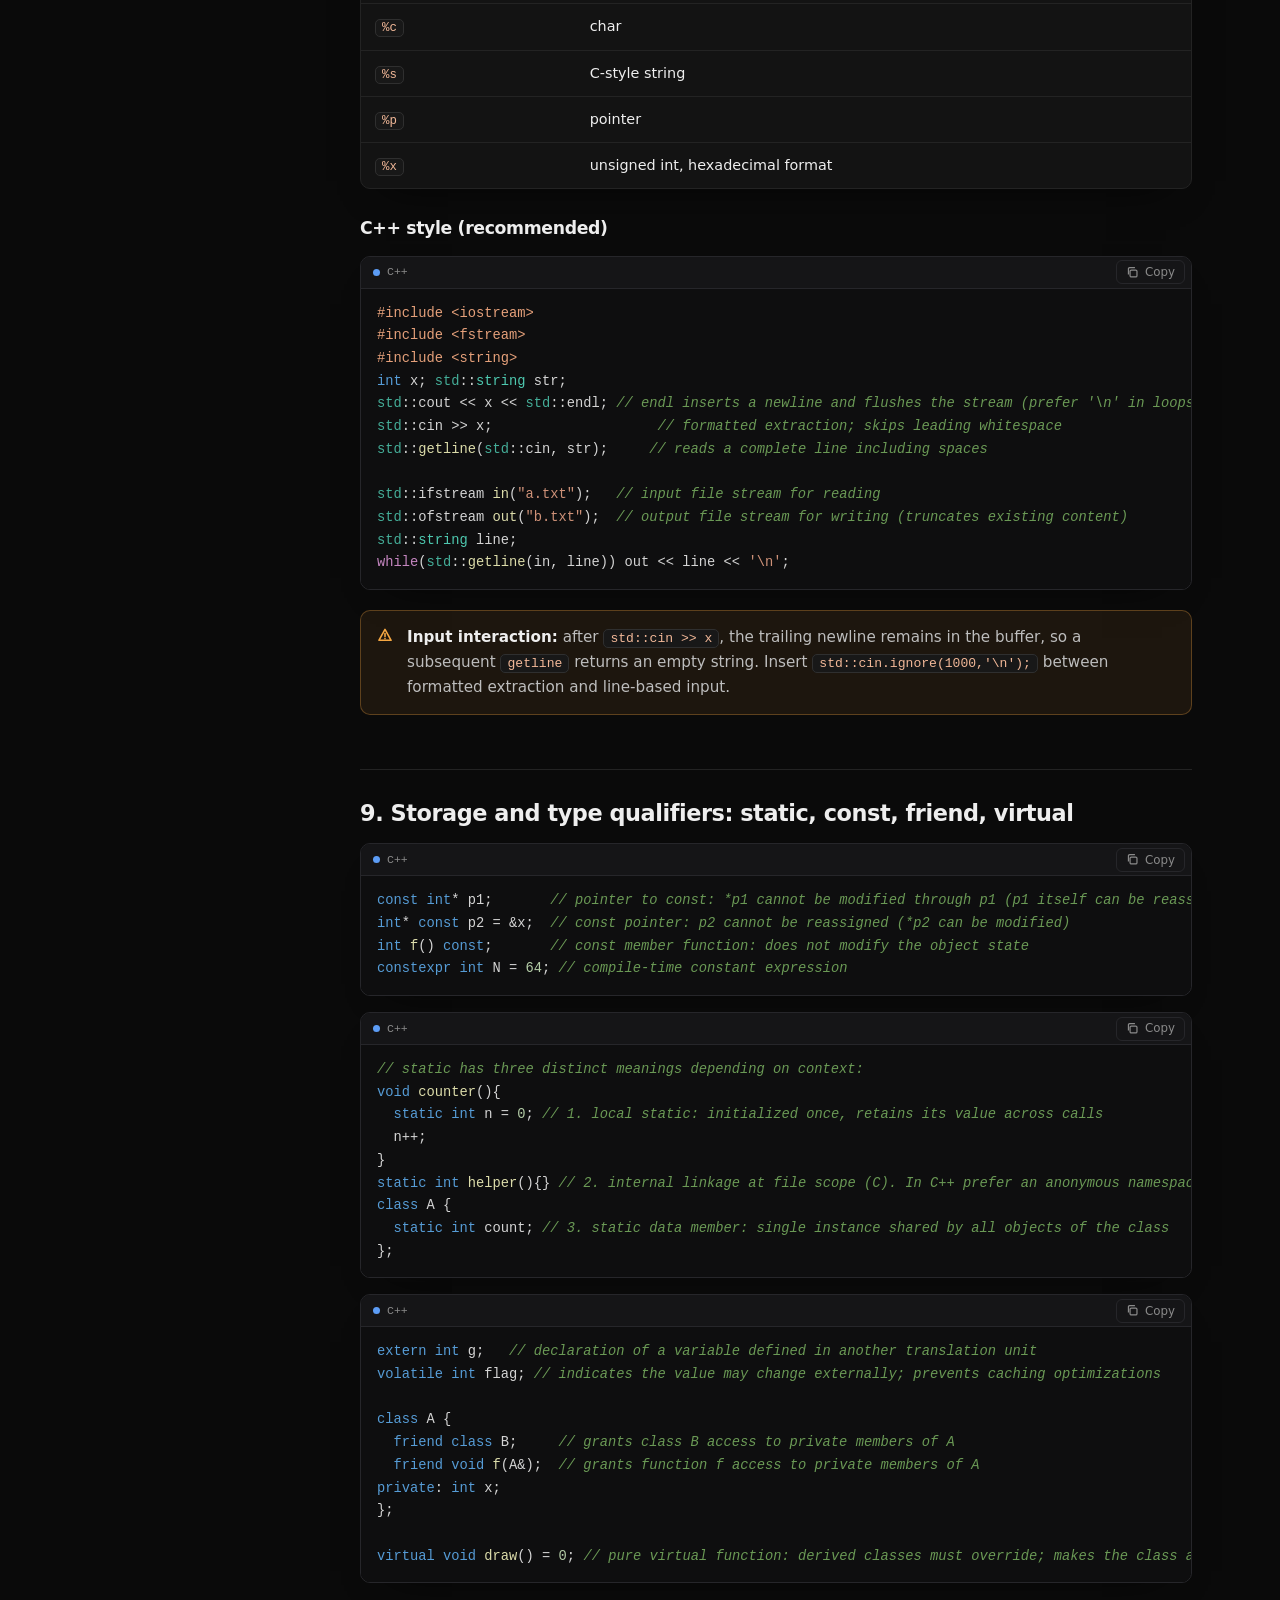
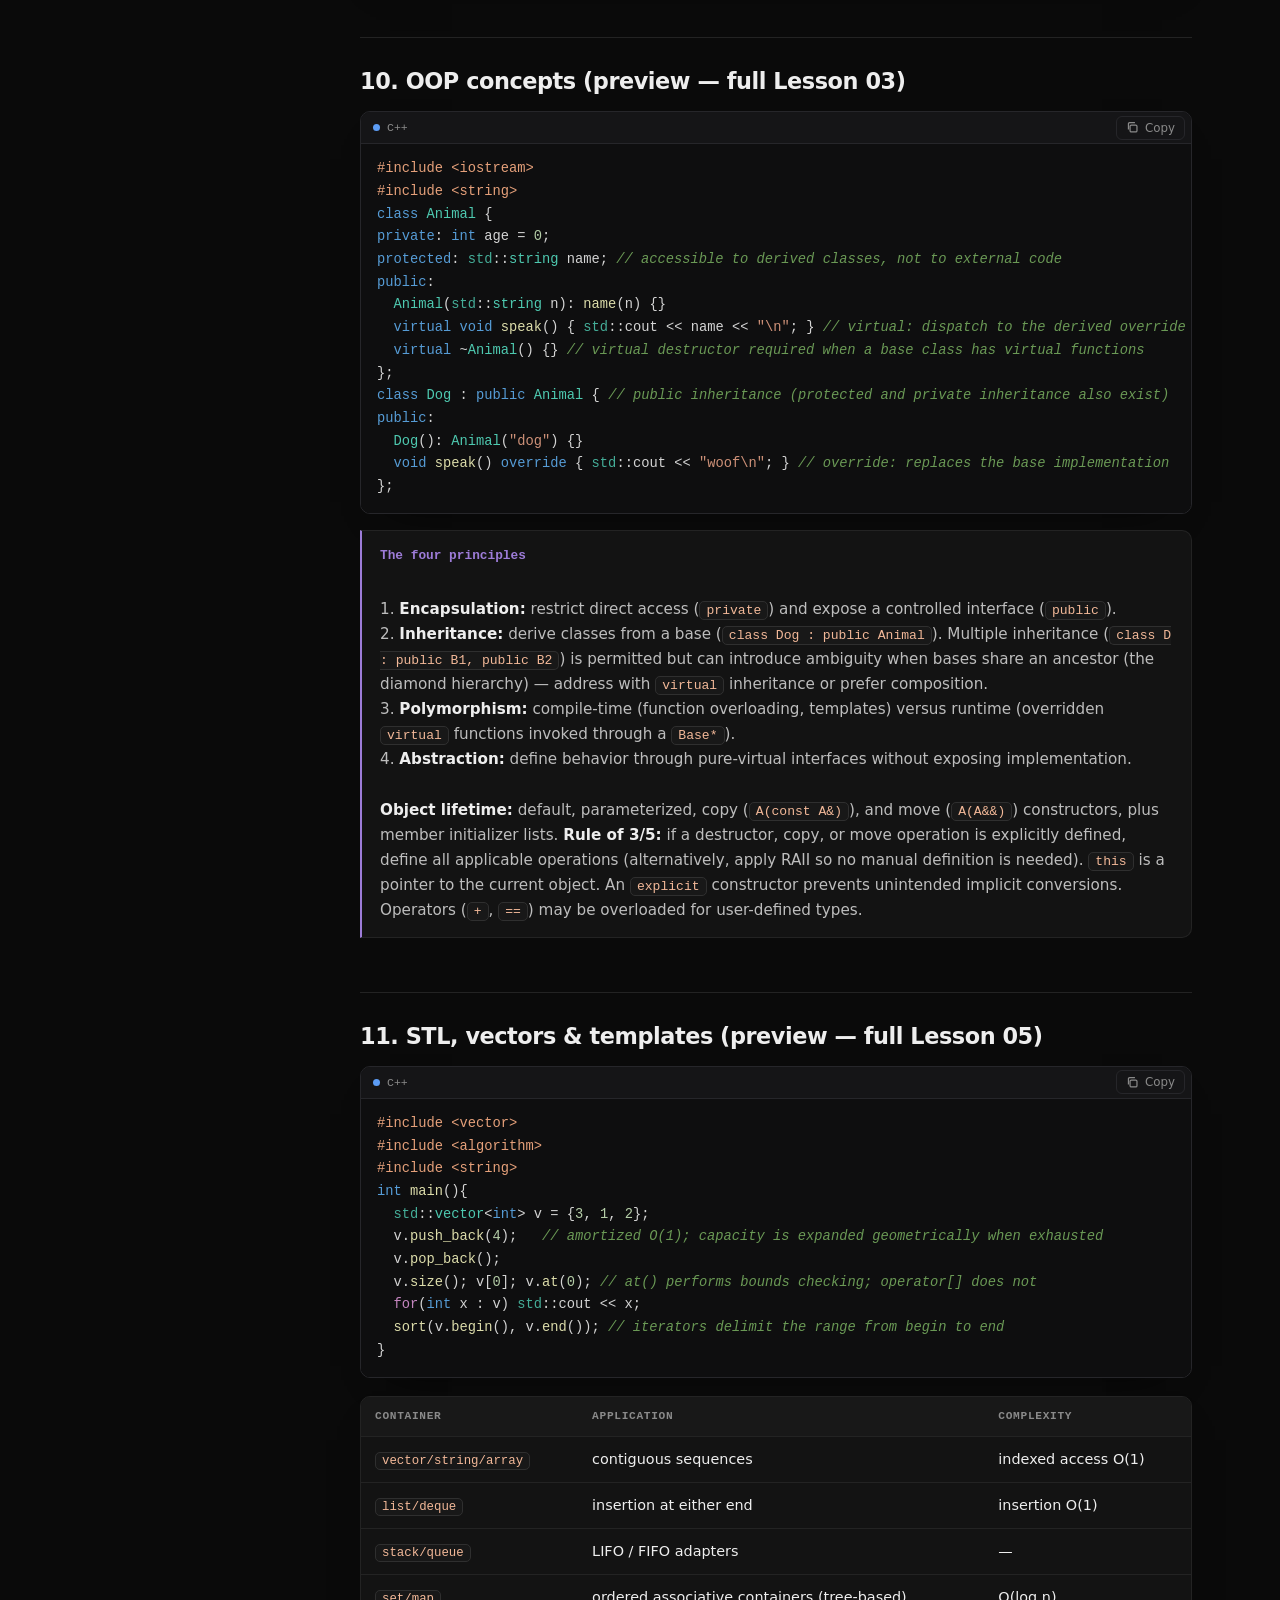
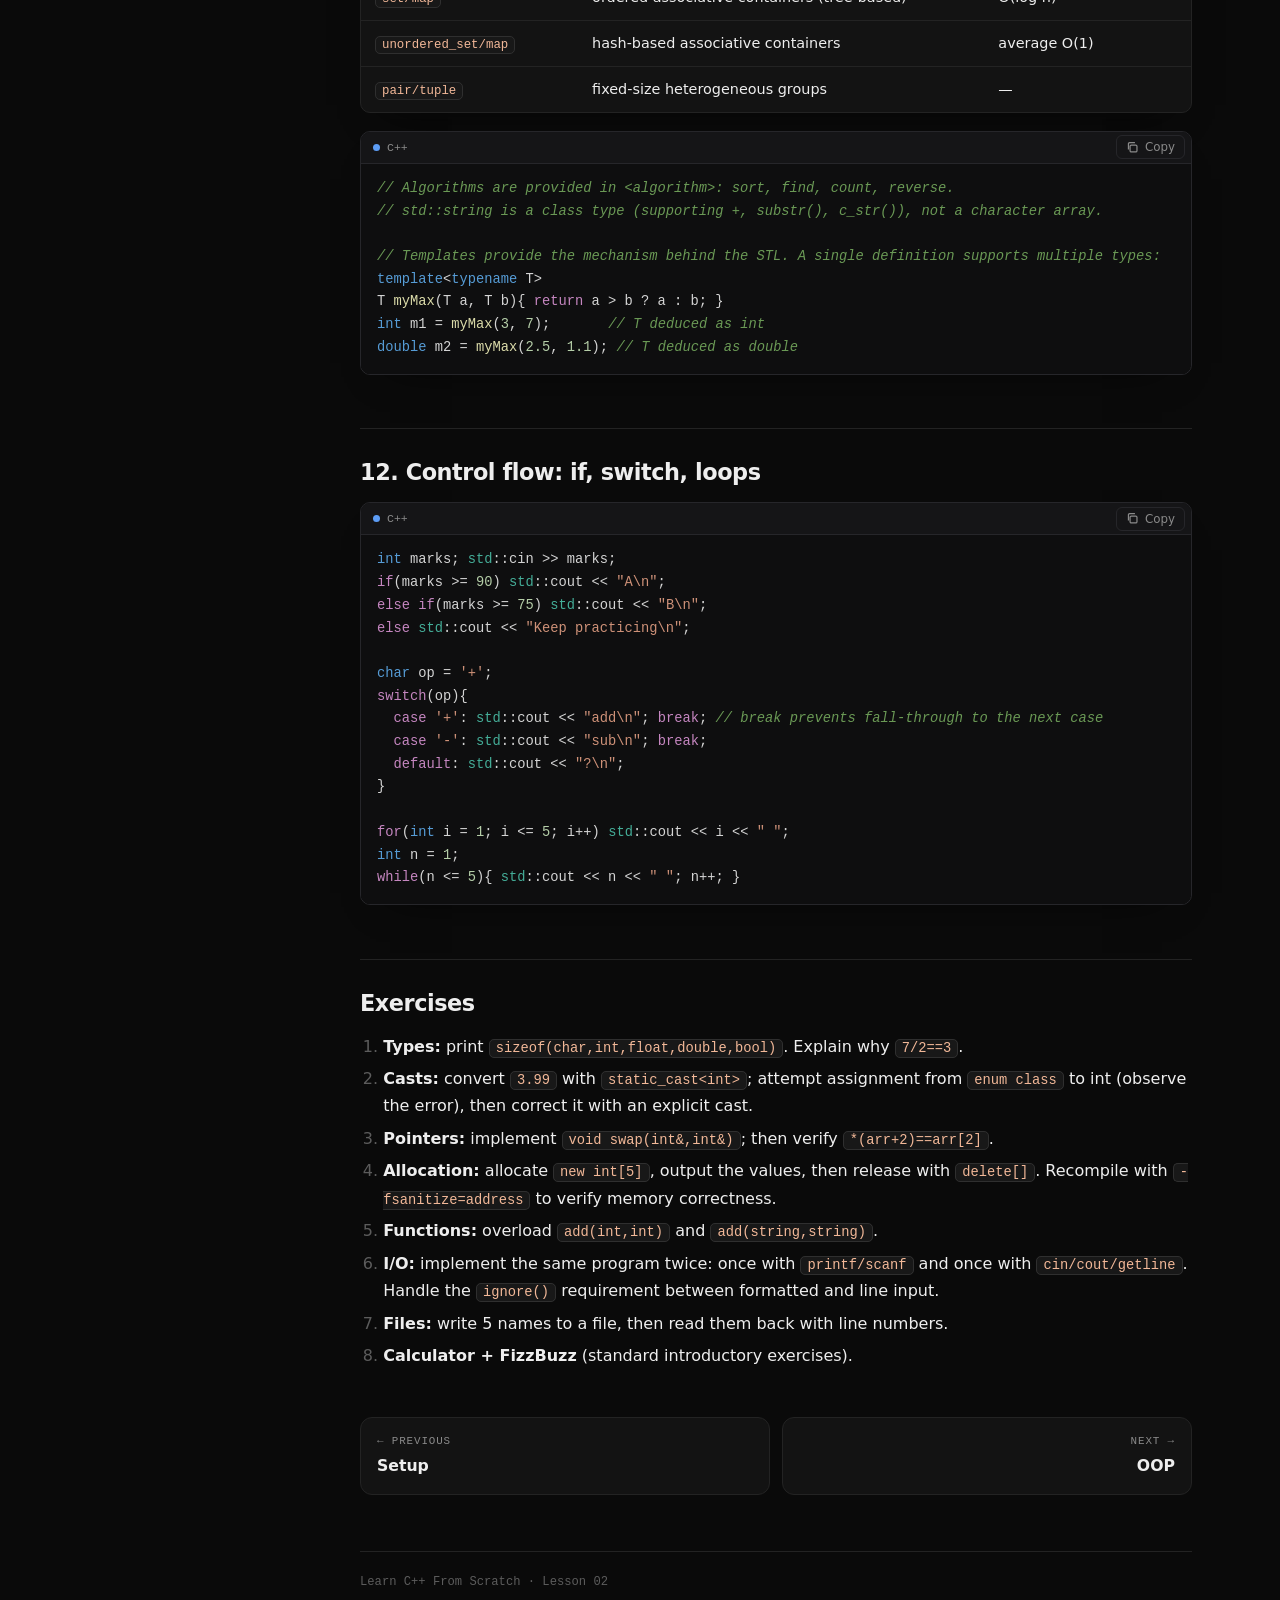
<file: 02-basics.html>
<!doctype html>
<html lang="en"><head><meta charset="utf-8"><meta name="viewport" content="width=device-width,initial-scale=1">
<title>02 · Basics: Variables to STL — Learn C++</title><link rel="icon" href="favicon.svg" type="image/svg+xml">
<meta name="theme-color" content="#0a0a0a">
<script>try{document.documentElement.setAttribute('data-theme',localStorage.getItem('cpp-theme')==='light'?'light':'dark')}catch(e){}</script>
<link rel="stylesheet" href="style.css"></head>
<body><div class="progress" id="progress" aria-hidden="true"></div>
<header class="topbar">
<button class="menu-btn" type="button" aria-label="Show lessons" aria-expanded="false" aria-controls="sidebar" data-menu-btn><svg viewBox="0 0 16 16" fill="none" stroke="currentColor" stroke-width="1.6" stroke-linecap="round" aria-hidden="true"><path d="M2.5 4.5h11M2.5 8h11M2.5 11.5h11"/></svg></button>
<a class="brand" href="index.html"><span class="brand-mark"><svg viewBox="0 0 24 24" fill="none" stroke="currentColor" stroke-width="2.4" stroke-linecap="round" stroke-linejoin="round" aria-hidden="true"><path d="M5.5 7.5l4.5 4.5-4.5 4.5"/><path d="M12.5 16.5h6"/></svg></span><span class="brand-name">Learn C++</span><span class="brand-sub">from scratch</span></a>
<nav class="navlinks">
<a href="index.html">Home</a>
<a href="01-setup.html">Start Here</a>
<a class="nav-opt" href="05-stl.html">STL</a>
<a class="nav-opt" href="10-projects-shell.html">Projects</a>
<button class="iconbtn" type="button" data-theme-btn aria-label="Switch light and dark theme" title="Switch light and dark theme"><svg class="i-sun" viewBox="0 0 16 16" fill="none" stroke="currentColor" stroke-width="1.5" stroke-linecap="round" aria-hidden="true"><circle cx="8" cy="8" r="3"/><path d="M8 1.6v1.6M8 12.8v1.6M1.6 8h1.6M12.8 8h1.6M3.5 3.5l1.1 1.1M11.4 11.4l1.1 1.1M3.5 12.5l1.1-1.1M11.4 4.6l1.1-1.1"/></svg><svg class="i-moon" viewBox="0 0 16 16" fill="none" stroke="currentColor" stroke-width="1.5" stroke-linejoin="round" aria-hidden="true"><path d="M13.4 9.7A5.6 5.6 0 0 1 6.3 2.6a5.6 5.6 0 1 0 7.1 7.1z"/></svg></button>
</nav>
</header>
<div class="layout"><aside class="sidebar" id="sidebar" aria-label="Lessons">
<div class="side-title">Explorer</div>
<div class="side-root">learn-cpp-from-scratch</div>
<div class="search"><svg viewBox="0 0 16 16" width="14" height="14" fill="none" stroke="currentColor" stroke-width="1.6" stroke-linecap="round" aria-hidden="true"><circle cx="7" cy="7" r="4.6"/><path d="M10.5 10.5L14 14"/></svg><input id="search" type="text" placeholder="Filter lessons" autocomplete="off" spellcheck="false" aria-label="Filter lessons"><kbd>/</kbd></div>
<div class="tree">
<div class="tree-group">
<button class="tree-head" type="button" aria-expanded="true">Phase 0 — Start</button>
<div class="tree-items">
<a class="tree-item" href="index.html"><span class="ti-icon home"></span><span class="ti-num"></span><span class="ti-title">Home &amp; Roadmap</span></a>
<a class="tree-item" href="01-setup.html"><span class="ti-icon"></span><span class="ti-num">01</span><span class="ti-title">Setup, Compiler &amp; Hello World</span></a>
</div>
</div>
<div class="tree-group">
<button class="tree-head" type="button" aria-expanded="true">Phase 1 — Foundations</button>
<div class="tree-items">
<a class="tree-item" href="02-basics.html"><span class="ti-icon"></span><span class="ti-num">02</span><span class="ti-title">Basics: Variables, I/O, Loops, Functions</span></a>
<a class="tree-item" href="03-oop.html"><span class="ti-icon"></span><span class="ti-num">03</span><span class="ti-title">OOP: Classes, Inheritance, Polymorphism</span></a>
<a class="tree-item" href="04-memory.html"><span class="ti-icon"></span><span class="ti-num">04</span><span class="ti-title">Memory, Pointers &amp; Smart Pointers</span></a>
</div>
</div>
<div class="tree-group">
<button class="tree-head" type="button" aria-expanded="true">Phase 2 — Professional C++</button>
<div class="tree-items">
<a class="tree-item" href="05-stl.html"><span class="ti-icon"></span><span class="ti-num">05</span><span class="ti-title">STL, Vectors, Maps &amp; Algorithms</span></a>
<a class="tree-item" href="06-dsa.html"><span class="ti-icon"></span><span class="ti-num">06</span><span class="ti-title">DSA for C++ Devs</span></a>
<a class="tree-item" href="07-advanced.html"><span class="ti-icon"></span><span class="ti-num">07</span><span class="ti-title">Advanced: Templates, Threads, System Calls</span></a>
<a class="tree-item" href="08-networking.html"><span class="ti-icon"></span><span class="ti-num">08</span><span class="ti-title">Network Programming &amp; Sockets</span></a>
</div>
</div>
<div class="tree-group">
<button class="tree-head" type="button" aria-expanded="true">Phase 3 — Build Real Projects</button>
<div class="tree-items">
<a class="tree-item" href="09-projects-terminal.html"><span class="ti-icon"></span><span class="ti-num">09</span><span class="ti-title">Project: Terminal App</span></a>
<a class="tree-item" href="10-projects-shell.html"><span class="ti-icon"></span><span class="ti-num">10</span><span class="ti-title">Project: Build Your Own Shell</span></a>
<a class="tree-item" href="11-projects-audio.html"><span class="ti-icon"></span><span class="ti-num">11</span><span class="ti-title">Project: Audio Player</span></a>
<a class="tree-item" href="12-projects-opengl.html"><span class="ti-icon"></span><span class="ti-num">12</span><span class="ti-title">Project: OpenGL / SFML Game</span></a>
<a class="tree-item" href="13-projects-ai.html"><span class="ti-icon"></span><span class="ti-num">13</span><span class="ti-title">Project: AI Inference Engine</span></a>
</div>
</div>
</div>
</aside><main class="content">
<span class="badge">Lesson 02 · Foundations masterclass</span>
<h1>Variables, types, pointers, functions, and I/O</h1>
<p>No prior knowledge assumed. This lesson defines variables and types, then progresses to <code>static_cast</code>, <code>enum class</code>, references, structs, and vectors. Each example is self-contained and compiles as shown.</p>

<div class="toc"><strong>On this page</strong><ol>
<li>Variables & types (C + C++ additions)</li>
<li>Typecasting (all 4 C++ casts)</li>
<li>Enums (old vs enum class)</li>
<li>typedef / using</li>
<li>Pointers & references</li>
<li>Functions (all passing styles)</li>
<li>struct / union</li>
<li>Normal I/O + File I/O (C and C++)</li>
<li>Keywords: static, const, friend, virtual…</li>
<li>OOP preview</li>
<li>STL, vectors & templates preview</li>
<li>Control flow: if, loops, switch</li>
</ol></div>

<h2>1. Variables and fundamental types</h2>
<p>A <strong>variable</strong> is a named storage location with an associated type. The type determines the size, the set of representable values, and the permitted operations. C++ is <em>statically typed</em>: each variable’s type is declared and checked at compile time.</p>
<pre><code>int x = 10;
char c = 'A';
float f = 3.14f; // f suffix, otherwise 3.14 is a double
double d = 3.14;
bool b = true;</code></pre>
<div class="explain"><strong>Line by line</strong><br>
• <code>int x = 10;</code> — declares an integer variable <code>x</code> initialized to 10. Typically 4 bytes.<br>
• <code>char c = 'A';</code> — declares a 1-byte character variable. Single quotes denote a character literal. The value is the character encoding (65 in ASCII/UTF-8 for 'A').<br>
• <code>float f = 3.14f;</code> — declares a 4-byte floating-point variable. The <code>f</code> suffix specifies <code>float</code>; without it, <code>3.14</code> has type <code>double</code>.<br>
• <code>double d = 3.14;</code> — declares an 8-byte floating-point variable with higher precision. The default choice for fractional values.<br>
• <code>bool b = true;</code> — declares a Boolean variable holding <code>true</code> or <code>false</code>. Introduced in C++ (C historically used <code>int</code> 0/1).</div>

<table><tr><th>Type</th><th>From</th><th>Typical size</th><th>Holds</th></tr>
<tr><td><code>char</code></td><td>C</td><td><strong>1</strong> (guaranteed)</td><td>character value, e.g. 'A' (numeric code 65)</td></tr>
<tr><td><code>int</code></td><td>C</td><td>4 (platform-dependent, minimum 2)</td><td>whole numbers, typically −2,147,483,648 to 2,147,483,647</td></tr>
<tr><td><code>float</code></td><td>C</td><td>4</td><td>floating-point, approximately 7 decimal digits of precision</td></tr>
<tr><td><code>double</code></td><td>C</td><td>8</td><td>floating-point, approximately 15 decimal digits of precision</td></tr>
<tr><td><code>void</code></td><td>C</td><td>— (no value)</td><td>indicates absence of a value or return type</td></tr>
<tr><td><code>bool</code></td><td>C++</td><td>1</td><td>true or false</td></tr>
<tr><td><code>wchar_t</code></td><td>C++</td><td>2 or 4</td><td>wide character for extended character sets</td></tr>
<tr><td><code>std::string</code></td><td>C++</td><td>variable</td><td>character sequence, e.g. "hello world"</td></tr>
<tr><td><code>nullptr</code></td><td>C++11</td><td>—</td><td>null pointer constant (prefer over NULL)</td></tr></table>
<div class="callout"><strong>Type sizes:</strong> <code>char</code> is always 1 byte. Other sizes are implementation-defined — <code>int</code> is commonly 4 bytes, but the standard specifies only minimum ranges. When an exact width is required (file formats, network protocols), use fixed-width types such as <code>int32_t</code> and <code>uint8_t</code> from <code>&lt;cstdint&gt;</code>.</div>

<h3>const, constexpr, auto</h3>
<pre><code>const int MAX = 100;        // constant: value cannot be modified. Prefer over #define
constexpr int SIZE = 10*10; // constant evaluated at compile time (C++11+)
auto y = 42;      // C++11: type deduced by the compiler as int
auto s = std::string("hi"); // deduced as std::string</code></pre>
<p><code>#define MAX 100</code> performs untyped text substitution. <code>const</code> and <code>constexpr</code> are typed and respect scope. Prefer <code>const</code> and <code>constexpr</code>.</p>

<h3>Storage duration</h3>
<pre><code>int global = 5; // global/static storage: data segment, persists for the program lifetime

int main(){
  int local = 1; // automatic storage (stack): released when the function returns
  static int calls = 0; // static storage inside a function: initialized once, persists across calls
  calls++;
  int* p = new int(10); // dynamic storage (heap): persists until explicitly released
  delete p;
}</code></pre>
<table><tr><th>Storage</th><th>Declaration</th><th>Lifetime</th></tr>
<tr><td>Automatic (stack)</td><td><code>int x;</code> inside a function</td><td>until the enclosing block ends (<code>}</code>)</td></tr>
<tr><td>Static</td><td>global or <code>static</code> variable</td><td>entire program execution</td></tr>
<tr><td>Dynamic (heap)</td><td>C: <code>malloc/free</code> · C++: <code>new/delete</code></td><td>until explicitly released</td></tr></table>

<h2>2. Typecasting — converting between types</h2>
<p>A <strong>cast</strong> is an explicit conversion from one type to another, for example from <code>double</code> to <code>int</code>. C permits <code>(int)3.7</code>, which performs the conversion without restriction. C++ provides four named casts that are type-checked, explicit, and searchable.</p>
<pre><code>double pi = 3.7;
int a = (int)pi;                 // C-style: permitted, but unchecked and difficult to locate

int b = static_cast&lt;int&gt;(pi);    // standard numerical conversion, checked at compile time
// reinterpret_cast: low-level reinterpretation of the bit pattern, e.g. address manipulation
int* p = reinterpret_cast&lt;int*&gt;(0x100);
// const_cast: removes const qualification only
// dynamic_cast: checked downcast within an inheritance hierarchy, requires a polymorphic base, verified at runtime</code></pre>
<div class="explain"><strong>Selection criteria</strong><br>
• Standard numeric or pointer-to-base conversion → <code>static_cast</code>.<br>
• Low-level address or bit-pattern reinterpretation → <code>reinterpret_cast</code> (infrequent, implementation-dependent).<br>
• Removal of <code>const</code> to interoperate with a non-const API → <code>const_cast</code> (infrequent).<br>
• Conversion from <code>Base*</code> to <code>Derived*</code> with runtime verification → <code>dynamic_cast</code> (returns <code>nullptr</code> on failure for pointer types).<br>
Frequent casting indicates the design should be revised to reduce type mismatches.</div>
<pre><code>// Implicit promotion: the compiler widens automatically
int i = 5;
float f2 = i + 2.5f; // int + float -&gt; float
char ch = 'A';
int code = ch;       // char -&gt; int (65). This is integral promotion.
int x2 = 7 / 2;      // 3: both operands are int, so integer division applies. Use 7.0/2 for 3.5</code></pre>

<h2>3. Enums — named constant sets</h2>
<p>An enumeration defines a set of named integer constants, avoiding unexplained literal values:</p>
<pre><code>enum Color { RED, GREEN = 5, BLUE }; // RED=0, GREEN=5, BLUE=6 (continues sequentially from 5)</code></pre>
<p>A plain <code>enum</code> exposes its enumerators in the enclosing scope and converts implicitly to <code>int</code>. C++ provides scoped enumerations that prevent both:</p>
<pre><code>enum class Color { Red, Green, Blue }; // scoped, strongly typed
Color c = Color::Red;                  // qualification required
// int v = c; // ERROR: no implicit conversion — this restriction is intentional
int v = static_cast&lt;int&gt;(c);            // explicit conversion where required</code></pre>
<p>Rule: <strong>use <code>enum class</code></strong> for all new code.</p>

<h2>4. typedef / using — type aliases</h2>
<pre><code>typedef unsigned int uint;              // C style
typedef struct { int x, y; } Point;      // C style struct alias

using uint = unsigned int;              // C++ style — prefer this
using Matrix = std::vector&lt;std::vector&lt;int&gt;&gt;; // Matrix is an alias for a 2D vector</code></pre>
<p><code>using</code> provides the functionality of <code>typedef</code> and integrates consistently with templates. Prefer <code>using</code>.</p>

<h2>5. Pointers and references</h2>
<p>A pointer is a variable that stores a <strong>memory address</strong>. A reference is an <strong>alias</strong> — an alternative name for an existing variable.</p>
<pre><code>int x = 10;
int* p = &x;  // &amp; = address-of operator. p stores the address of x
int v = *p;   // * = dereference operator. v receives the value at that address (10)
p = nullptr;  // null state: points to no object. Use nullptr; avoid NULL (defined as 0)</code></pre>
<div class="explain"><strong><code>*</code> and <code>&amp;</code> depend on context</strong><br>
• In a declaration: <code>int* p</code> declares a pointer; <code>int&amp; r</code> declares a reference.<br>
• In an expression: <code>*p</code> dereferences a pointer; <code>&amp;x</code> takes the address of <code>x</code>.<br>
Declarations are read right-to-left: <code>int* p</code> = “p is a pointer to int”.</div>
<pre><code>int& r = x;   // reference: alias for x. Must be initialized, cannot be null, cannot be reseated
r = 20;       // assignment through r modifies x; both names refer to the same storage

int arr[3] = {1, 2, 3};
*(arr + 1) == arr[1]; // true. arr converts to a pointer to its first element.
                      // Adding 1 advances by sizeof(int), not by one byte. This is pointer arithmetic.

// Dynamic allocation:
int* q = new int(5); // allocates one int on the heap
delete q;            // must be released; otherwise the allocation is leaked
int* a = new int[10]; // array allocation on the heap
delete[] a;           // array form required for arrays</code></pre>
<div class="callout warn"><strong>Common pointer errors:</strong> (1) <em>Dangling pointer</em> — accessing storage after <code>delete</code>. (2) <em>Memory leak</em> — omitting <code>delete</code> for heap storage. (3) <em>Double-free</em> — calling <code>delete</code> twice on the same address. Mitigation: use smart pointers (Lesson 04).</div>
<pre><code>#include &lt;memory&gt;
std::unique_ptr&lt;int&gt; u = std::make_unique&lt;int&gt;(5); // sole ownership; released automatically
// *u accesses the value. u cannot be copied, only moved.

// Pointer to pointer and function pointers (common in C interfaces):
int** pp = &p;              // pointer to a pointer
void foo(int n) {}
void (*fp)(int) = &foo;     // fp is a pointer to function foo
fp(42);                     // invokes foo(42)</code></pre>

<h2>6. Functions</h2>
<pre><code>int add(int a, int b); // declaration (prototype): states the signature; definition follows
int add(int a, int b) { return a + b; } // definition: provides the implementation</code></pre>
<h3>Argument-passing methods</h3>
<pre><code>void f1(int x) { x = 99; }              // by value: operates on a copy; caller is unaffected
void f2(int* x) { *x = 99; }            // by pointer (C style): permits null; validate before dereference
void f3(int& x) { x = 99; }             // by reference (C++ style): modifies caller; never null
void f4(const std::string& s);          // const reference: avoids copying, read-only. Standard for strings and vectors

void greet(int a = 10); // default argument (C++): greet() is equivalent to greet(10)

// Variadic function (C style, uncommon): sum(3, 1,2,3)
#include &lt;cstdarg&gt;
int sum(int n, ...); // for a type-safe alternative, see variadic templates in Lesson 07</code></pre>
<pre><code>// Overloading (C++ only; C does not support overloading):
int add(int a, int b) { return a+b; }
double add(double a, double b) { return a+b; } // same name with distinct parameter types is permitted

inline int sq(int x) { return x*x; } // suggestion to expand at the call site; the compiler determines application</code></pre>

<h2>7. struct / union — aggregate types</h2>
<pre><code>struct Point { int x; int y; }; // C: aggregate of public data members
struct Point p1 = {1, 2};</code></pre>
<p>In C++, <code>struct</code> and <code>class</code> differ only in default member access (<code>struct</code> defaults to <code>public</code>; <code>class</code> defaults to <code>private</code>). C++ structs may include member functions, constructors, and inheritance:</p>
<pre><code>struct Point {
  int x, y;
  Point(int x, int y): x(x), y(y) {}
  void move(int dx, int dy){ x+=dx; y+=dy; }
};</code></pre>
<pre><code>union Data { int i; float f; }; // i and f occupy the same storage. Size equals the largest member.
Data d; d.i = 42;               // reading d.f would reinterpret the same bytes as float
// Applicable to storage-constrained layouts and hardware registers. Prefer std::variant in modern C++.</code></pre>

<h2>8. Standard I/O and File I/O</h2>
<h3>C style (retained for compatibility; common in existing C code and embedded systems)</h3>
<pre><code>#include &lt;cstdio&gt;
int x = 42; char c = 'A'; const char* str = "hi";
printf("%d %s %c\n", x, str, c);
scanf("%d", &x); // address-of operator required to store the result

FILE* fp = fopen("a.txt", "r"); // modes: r = read, w = write (truncate), a = append, r+ / w+ = read and write
if(fp){
  fprintf(fp, "hi %d", x);
  fscanf(fp, "%d", &x);
  fclose(fp);
}</code></pre>
<table><tr><th>Specifier</th><th>Corresponding type</th></tr>
<tr><td><code>%d</code></td><td>int</td></tr><tr><td><code>%f</code></td><td>float / double</td></tr><tr><td><code>%c</code></td><td>char</td></tr><tr><td><code>%s</code></td><td>C-style string</td></tr><tr><td><code>%p</code></td><td>pointer</td></tr><tr><td><code>%x</code></td><td>unsigned int, hexadecimal format</td></tr></table>
<h3>C++ style (recommended)</h3>
<pre><code>#include &lt;iostream&gt;
#include &lt;fstream&gt;
#include &lt;string&gt;
int x; std::string str;
std::cout &lt;&lt; x &lt;&lt; std::endl; // endl inserts a newline and flushes the stream (prefer '\n' in loops for performance)
std::cin &gt;&gt; x;                    // formatted extraction; skips leading whitespace
std::getline(std::cin, str);     // reads a complete line including spaces

std::ifstream in("a.txt");   // input file stream for reading
std::ofstream out("b.txt");  // output file stream for writing (truncates existing content)
std::string line;
while(std::getline(in, line)) out &lt;&lt; line &lt;&lt; '\n';</code></pre>
<div class="callout warn"><strong>Input interaction:</strong> after <code>std::cin &gt;&gt; x</code>, the trailing newline remains in the buffer, so a subsequent <code>getline</code> returns an empty string. Insert <code>std::cin.ignore(1000,'\n');</code> between formatted extraction and line-based input.</div>

<h2>9. Storage and type qualifiers: static, const, friend, virtual</h2>
<pre><code>const int* p1;       // pointer to const: *p1 cannot be modified through p1 (p1 itself can be reassigned)
int* const p2 = &x;  // const pointer: p2 cannot be reassigned (*p2 can be modified)
int f() const;       // const member function: does not modify the object state
constexpr int N = 64; // compile-time constant expression</code></pre>
<pre><code>// static has three distinct meanings depending on context:
void counter(){
  static int n = 0; // 1. local static: initialized once, retains its value across calls
  n++;
}
static int helper(){} // 2. internal linkage at file scope (C). In C++ prefer an anonymous namespace.
class A {
  static int count; // 3. static data member: single instance shared by all objects of the class
};</code></pre>
<pre><code>extern int g;   // declaration of a variable defined in another translation unit
volatile int flag; // indicates the value may change externally; prevents caching optimizations

class A {
  friend class B;     // grants class B access to private members of A
  friend void f(A&);  // grants function f access to private members of A
private: int x;
};

virtual void draw() = 0; // pure virtual function: derived classes must override; makes the class abstract</code></pre>

<h2>10. OOP concepts (preview — full Lesson 03)</h2>
<pre><code>#include &lt;iostream&gt;
#include &lt;string&gt;
class Animal {
private: int age = 0;
protected: std::string name; // accessible to derived classes, not to external code
public:
  Animal(std::string n): name(n) {}
  virtual void speak() { std::cout &lt;&lt; name &lt;&lt; "\n"; } // virtual: dispatch to the derived override
  virtual ~Animal() {} // virtual destructor required when a base class has virtual functions
};
class Dog : public Animal { // public inheritance (protected and private inheritance also exist)
public:
  Dog(): Animal("dog") {}
  void speak() override { std::cout &lt;&lt; "woof\n"; } // override: replaces the base implementation
};</code></pre>
<div class="explain"><strong>The four principles</strong><br>
1. <strong>Encapsulation:</strong> restrict direct access (<code>private</code>) and expose a controlled interface (<code>public</code>).<br>
2. <strong>Inheritance:</strong> derive classes from a base (<code>class Dog : public Animal</code>). Multiple inheritance (<code>class D : public B1, public B2</code>) is permitted but can introduce ambiguity when bases share an ancestor (the diamond hierarchy) — address with <code>virtual</code> inheritance or prefer composition.<br>
3. <strong>Polymorphism:</strong> compile-time (function overloading, templates) versus runtime (overridden <code>virtual</code> functions invoked through a <code>Base*</code>).<br>
4. <strong>Abstraction:</strong> define behavior through pure-virtual interfaces without exposing implementation.<br><br>
<strong>Object lifetime:</strong> default, parameterized, copy (<code>A(const A&amp;)</code>), and move (<code>A(A&amp;&amp;)</code>) constructors, plus member initializer lists. <strong>Rule of 3/5:</strong> if a destructor, copy, or move operation is explicitly defined, define all applicable operations (alternatively, apply RAII so no manual definition is needed). <code>this</code> is a pointer to the current object. An <code>explicit</code> constructor prevents unintended implicit conversions. Operators (<code>+</code>, <code>==</code>) may be overloaded for user-defined types.</div>

<h2>11. STL, vectors & templates (preview — full Lesson 05)</h2>
<pre><code>#include &lt;vector&gt;
#include &lt;algorithm&gt;
#include &lt;string&gt;
int main(){
  std::vector&lt;int&gt; v = {3, 1, 2};
  v.push_back(4);   // amortized O(1); capacity is expanded geometrically when exhausted
  v.pop_back();
  v.size(); v[0]; v.at(0); // at() performs bounds checking; operator[] does not
  for(int x : v) std::cout &lt;&lt; x;
  sort(v.begin(), v.end()); // iterators delimit the range from begin to end
}</code></pre>
<table><tr><th>Container</th><th>Application</th><th>Complexity</th></tr>
<tr><td><code>vector/string/array</code></td><td>contiguous sequences</td><td>indexed access O(1)</td></tr>
<tr><td><code>list/deque</code></td><td>insertion at either end</td><td>insertion O(1)</td></tr>
<tr><td><code>stack/queue</code></td><td>LIFO / FIFO adapters</td><td>—</td></tr>
<tr><td><code>set/map</code></td><td>ordered associative containers (tree-based)</td><td>O(log n)</td></tr>
<tr><td><code>unordered_set/map</code></td><td>hash-based associative containers</td><td>average O(1)</td></tr>
<tr><td><code>pair/tuple</code></td><td>fixed-size heterogeneous groups</td><td>—</td></tr></table>
<pre><code>// Algorithms are provided in &lt;algorithm&gt;: sort, find, count, reverse.
// std::string is a class type (supporting +, substr(), c_str()), not a character array.

// Templates provide the mechanism behind the STL. A single definition supports multiple types:
template&lt;typename T&gt;
T myMax(T a, T b){ return a &gt; b ? a : b; }
int m1 = myMax(3, 7);       // T deduced as int
double m2 = myMax(2.5, 1.1); // T deduced as double</code></pre>

<h2>12. Control flow: if, switch, loops</h2>
<pre><code>int marks; std::cin &gt;&gt; marks;
if(marks &gt;= 90) std::cout &lt;&lt; "A\n";
else if(marks &gt;= 75) std::cout &lt;&lt; "B\n";
else std::cout &lt;&lt; "Keep practicing\n";

char op = '+';
switch(op){
  case '+': std::cout &lt;&lt; "add\n"; break; // break prevents fall-through to the next case
  case '-': std::cout &lt;&lt; "sub\n"; break;
  default: std::cout &lt;&lt; "?\n";
}

for(int i = 1; i &lt;= 5; i++) std::cout &lt;&lt; i &lt;&lt; " ";
int n = 1;
while(n &lt;= 5){ std::cout &lt;&lt; n &lt;&lt; " "; n++; }</code></pre>

<h2>Exercises</h2>
<ol>
<li><strong>Types:</strong> print <code>sizeof(char,int,float,double,bool)</code>. Explain why <code>7/2==3</code>.</li>
<li><strong>Casts:</strong> convert <code>3.99</code> with <code>static_cast&lt;int&gt;</code>; attempt assignment from <code>enum class</code> to int (observe the error), then correct it with an explicit cast.</li>
<li><strong>Pointers:</strong> implement <code>void swap(int&amp;,int&amp;)</code>; then verify <code>*(arr+2)==arr[2]</code>.</li>
<li><strong>Allocation:</strong> allocate <code>new int[5]</code>, output the values, then release with <code>delete[]</code>. Recompile with <code>-fsanitize=address</code> to verify memory correctness.</li>
<li><strong>Functions:</strong> overload <code>add(int,int)</code> and <code>add(string,string)</code>.</li>
<li><strong>I/O:</strong> implement the same program twice: once with <code>printf/scanf</code> and once with <code>cin/cout/getline</code>. Handle the <code>ignore()</code> requirement between formatted and line input.</li>
<li><strong>Files:</strong> write 5 names to a file, then read them back with line numbers.</li>
<li><strong>Calculator + FizzBuzz</strong> (standard introductory exercises).</li>
</ol>

<div class="pager"><a class="btn ghost" href="01-setup.html">← Setup</a><a class="btn" href="03-oop.html">Next: OOP →</a></div>
<footer>Learn C++ From Scratch · Lesson 02</footer>
</main></div><script src="script.js"></script></body></html>
</file>
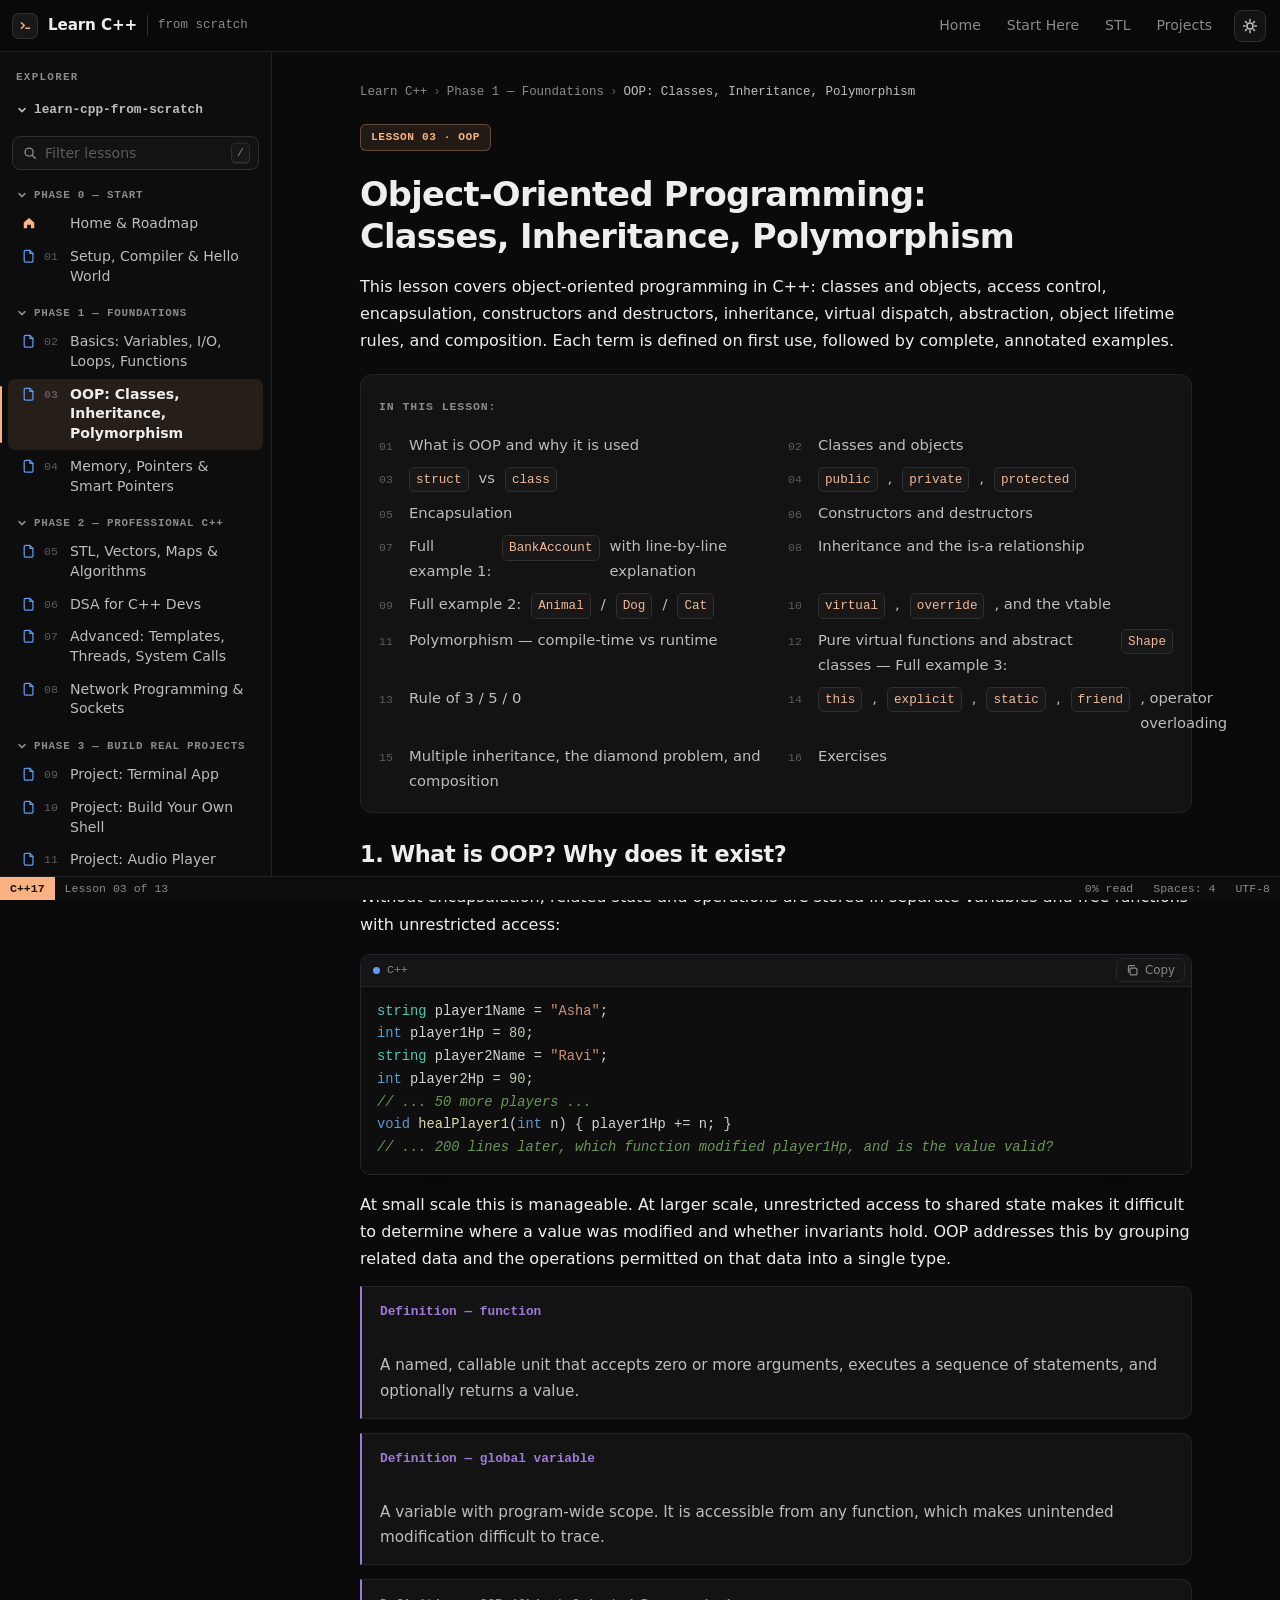
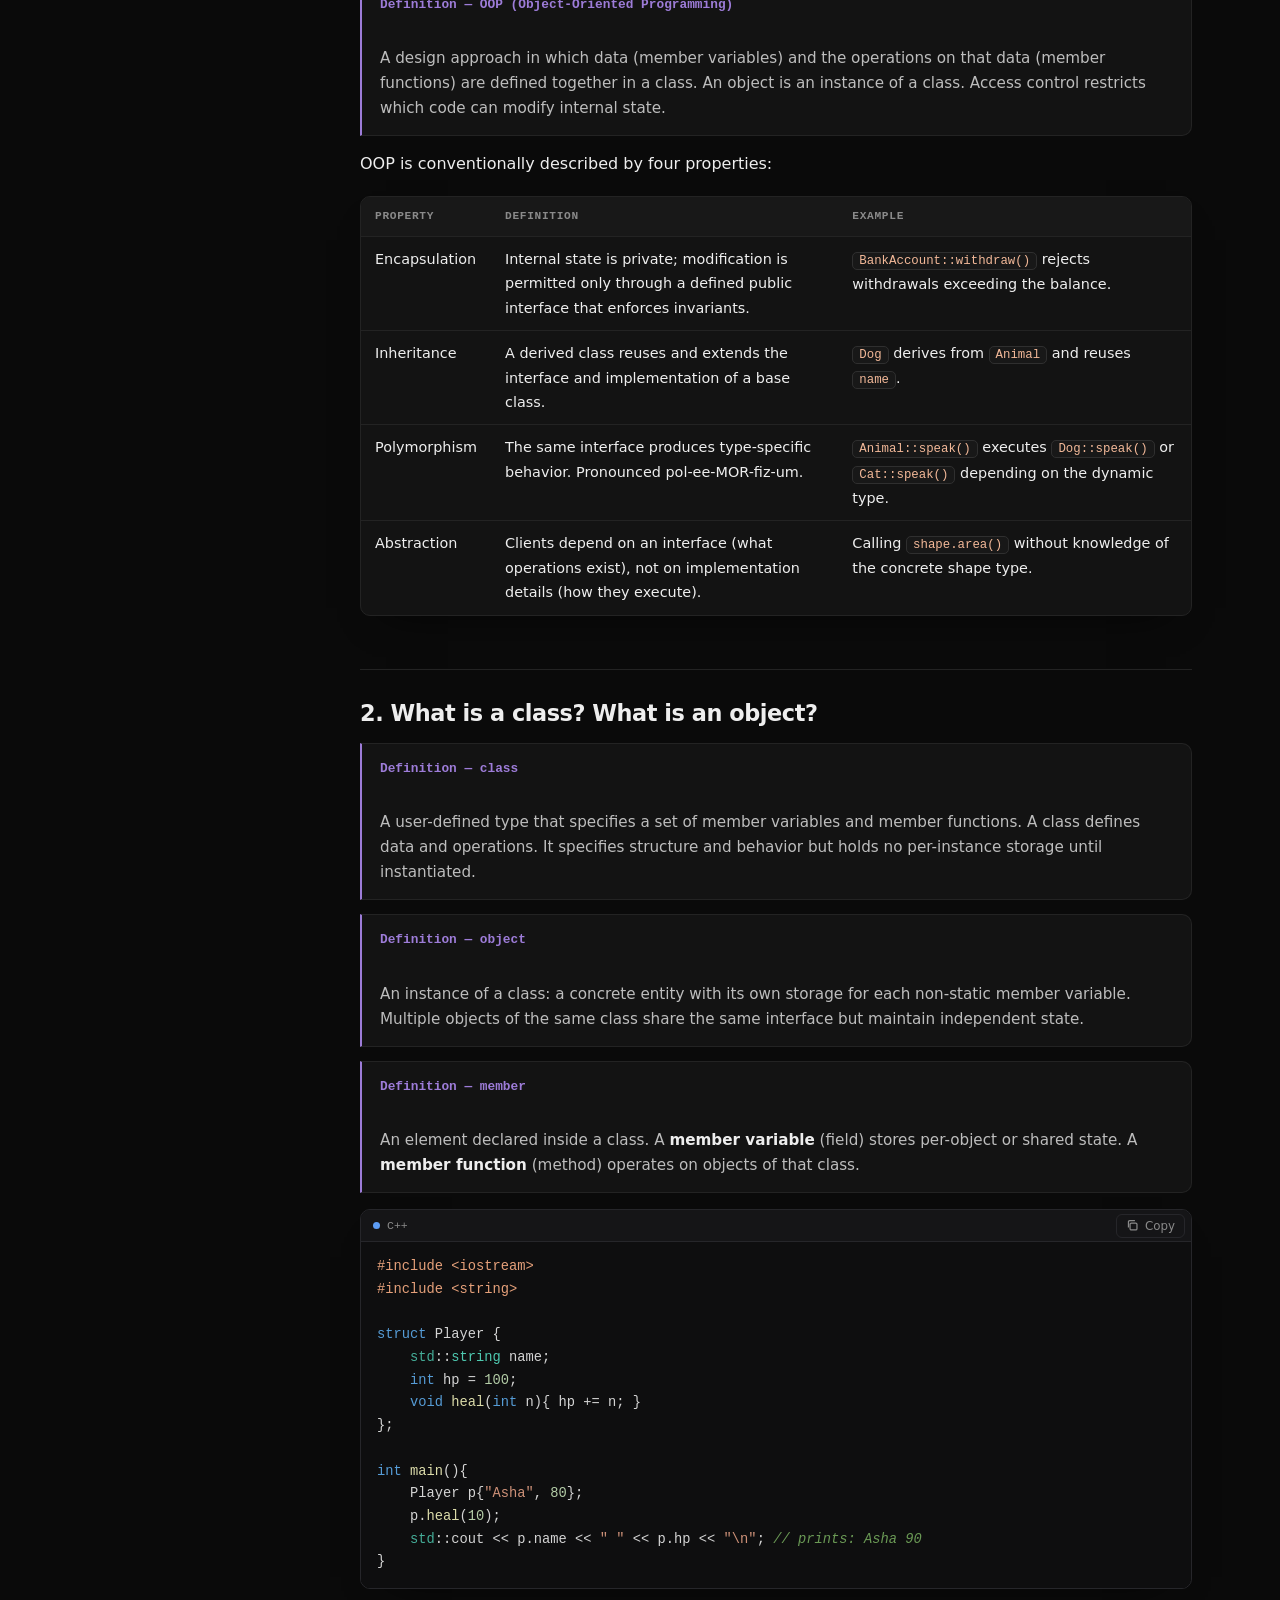
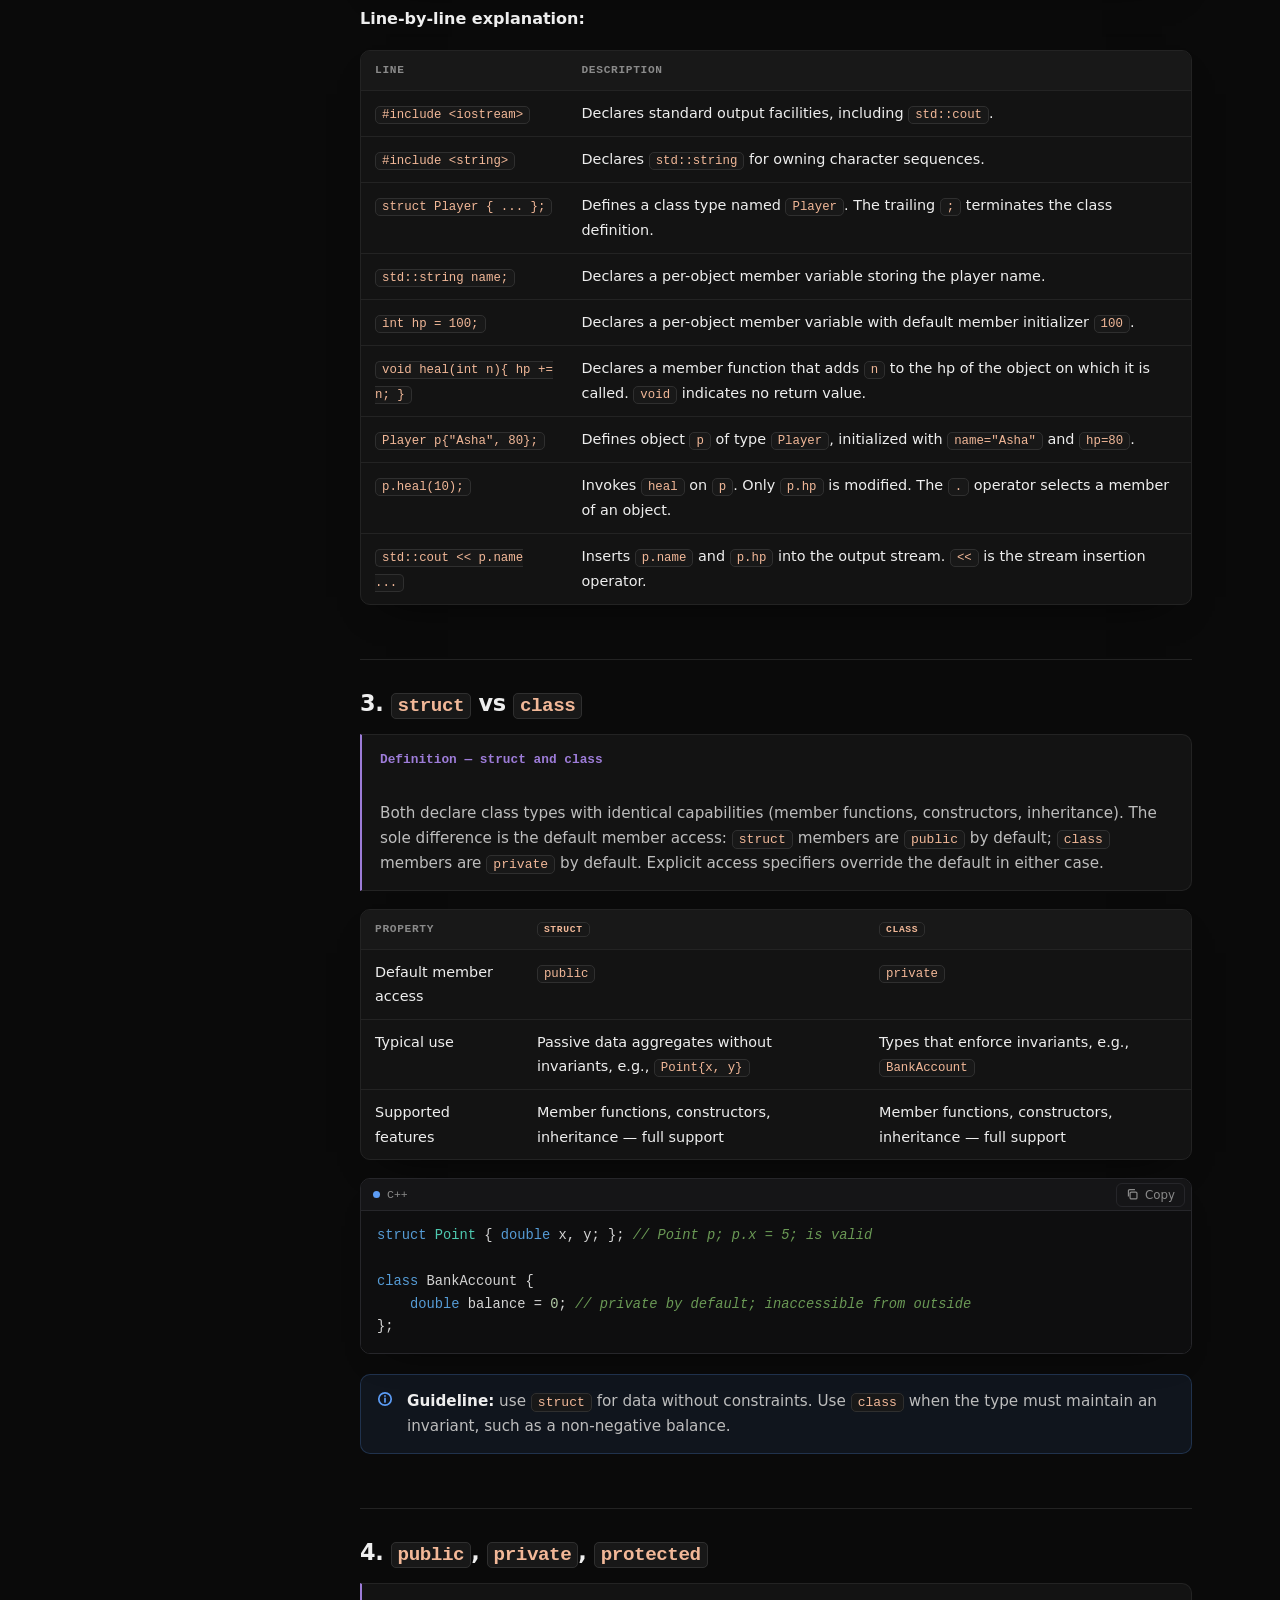
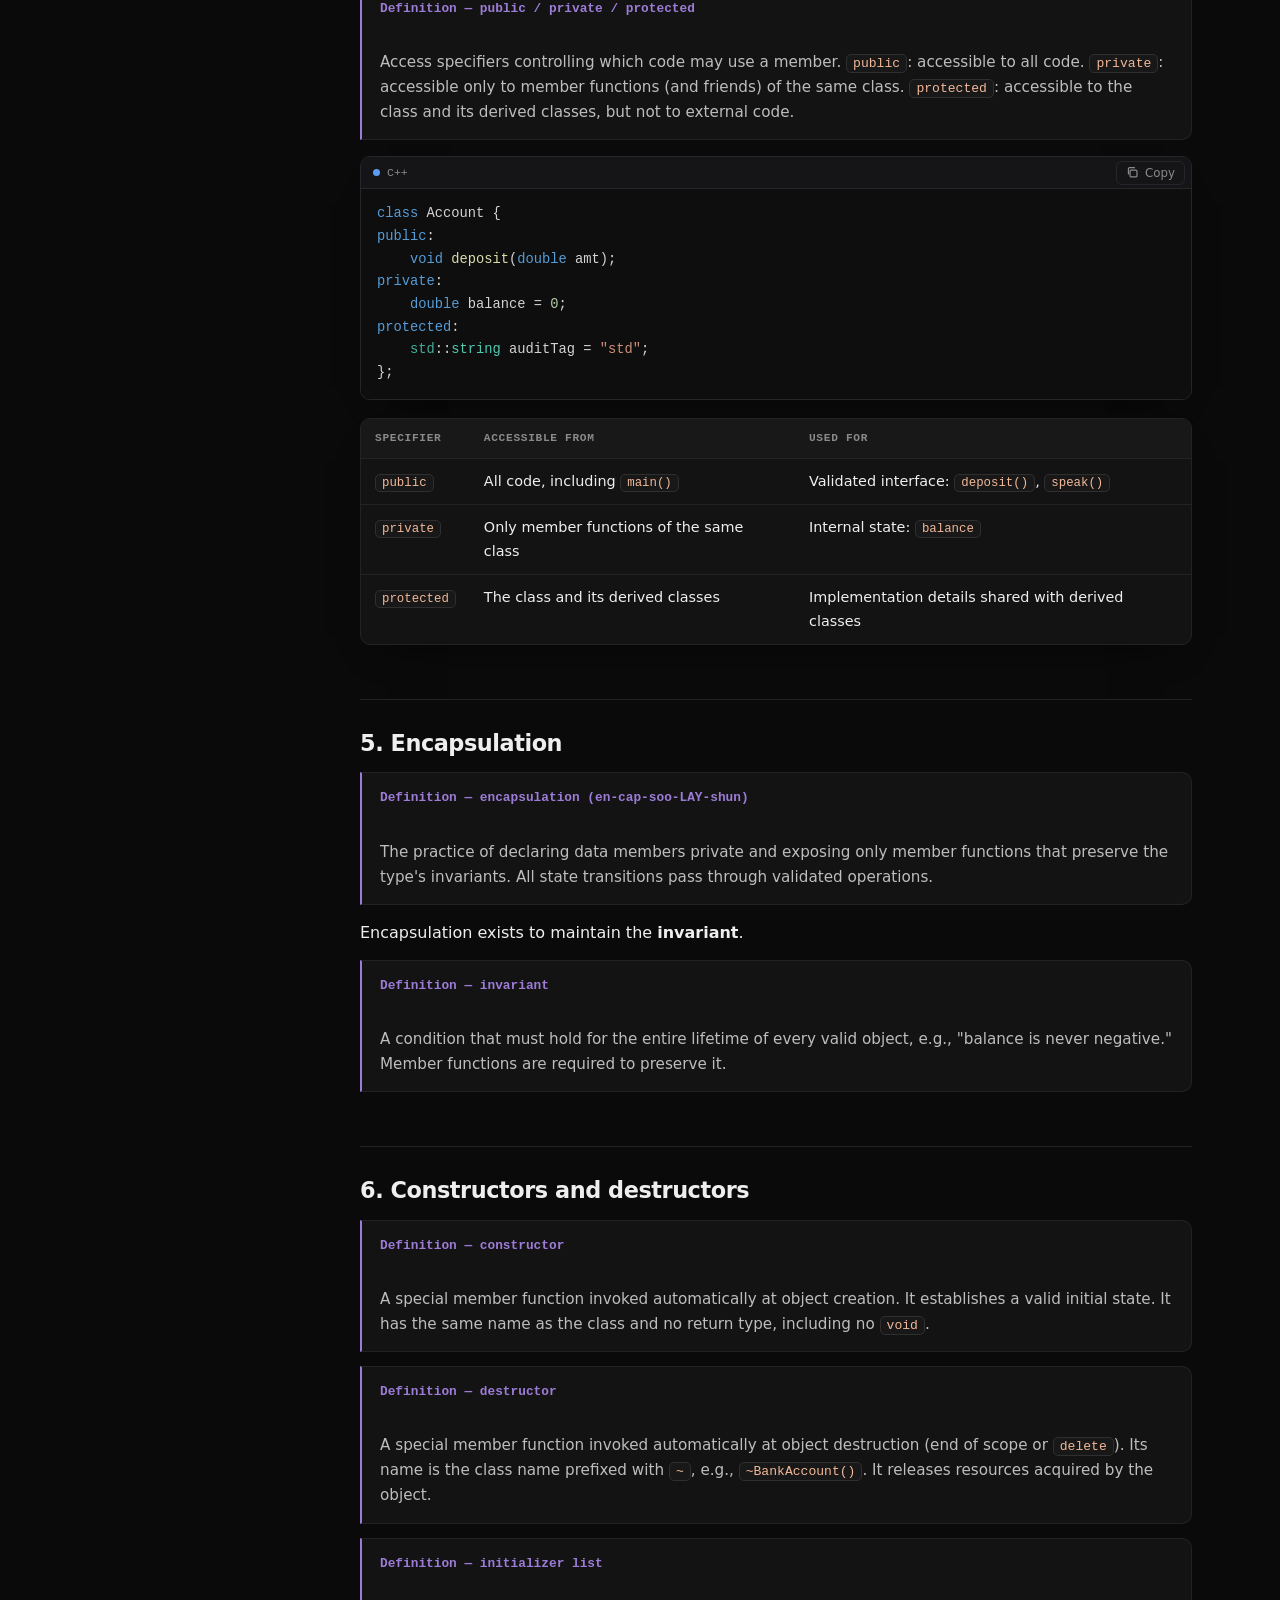
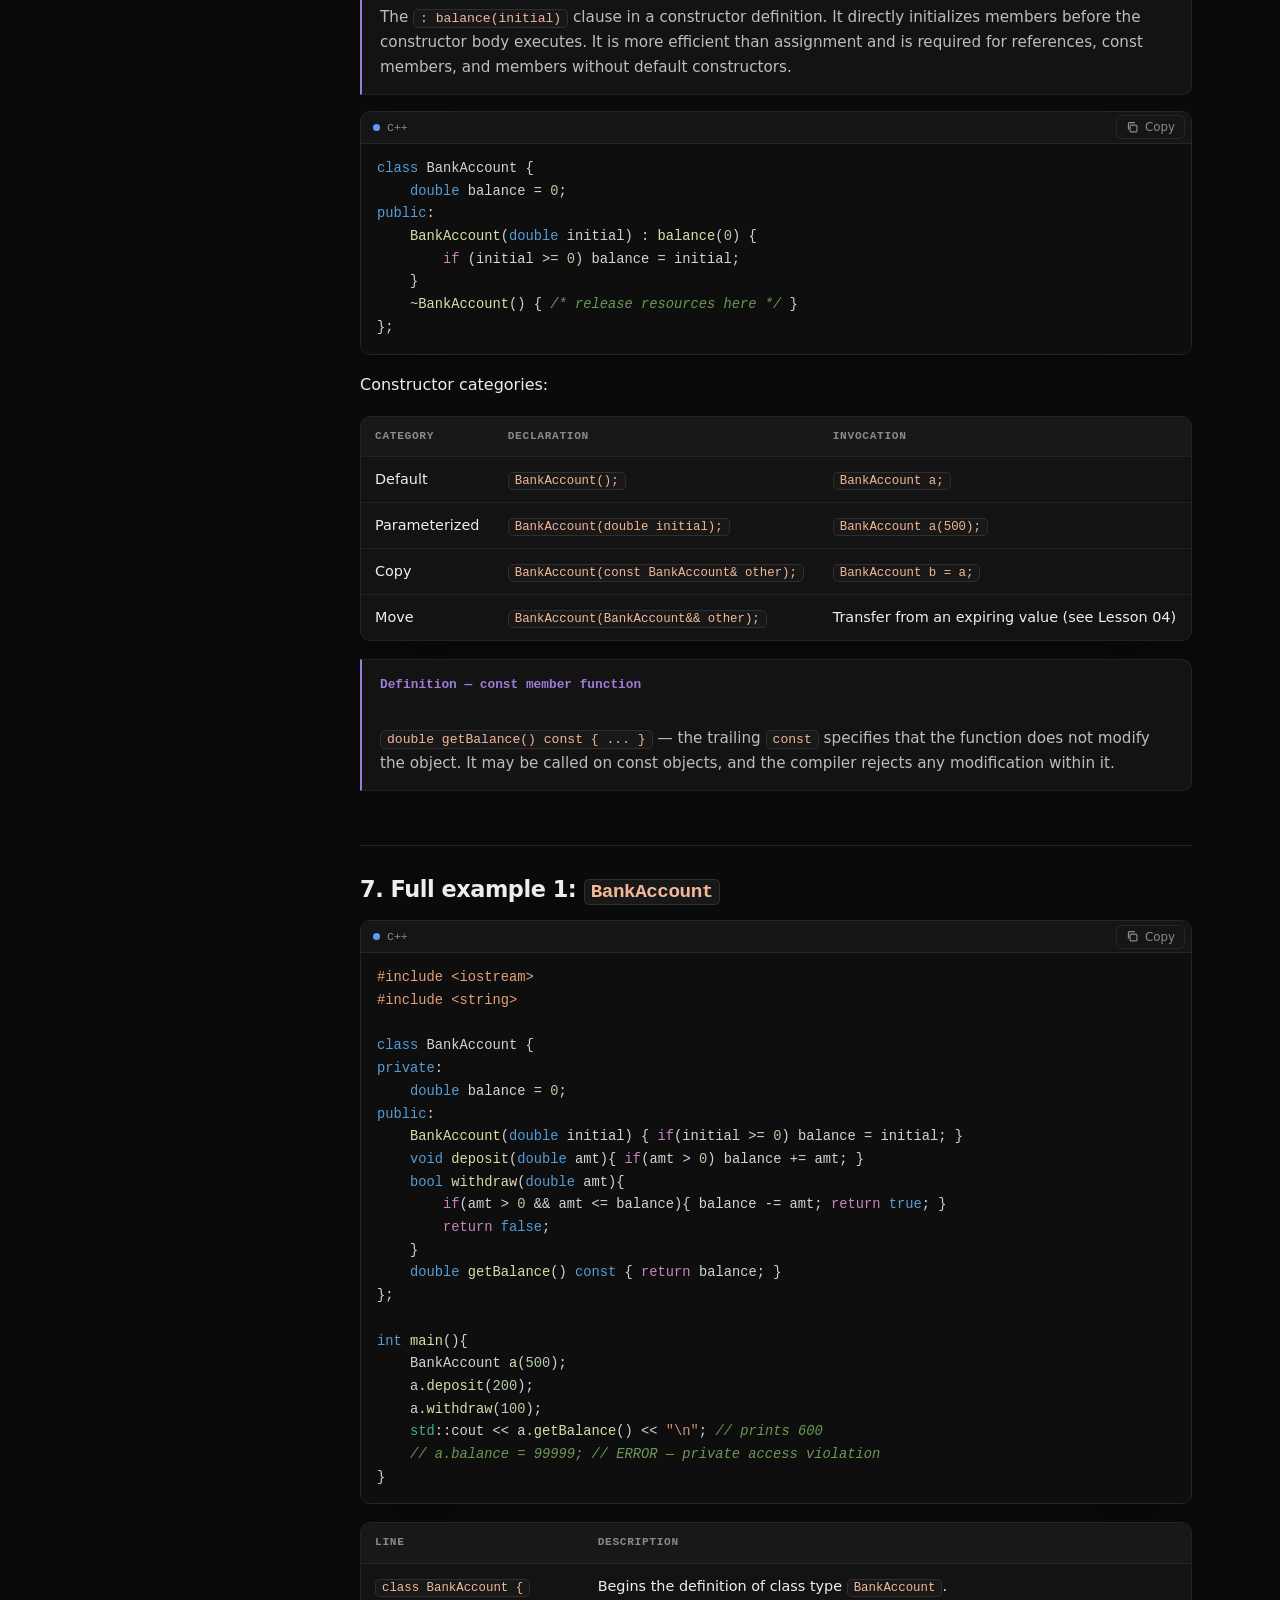
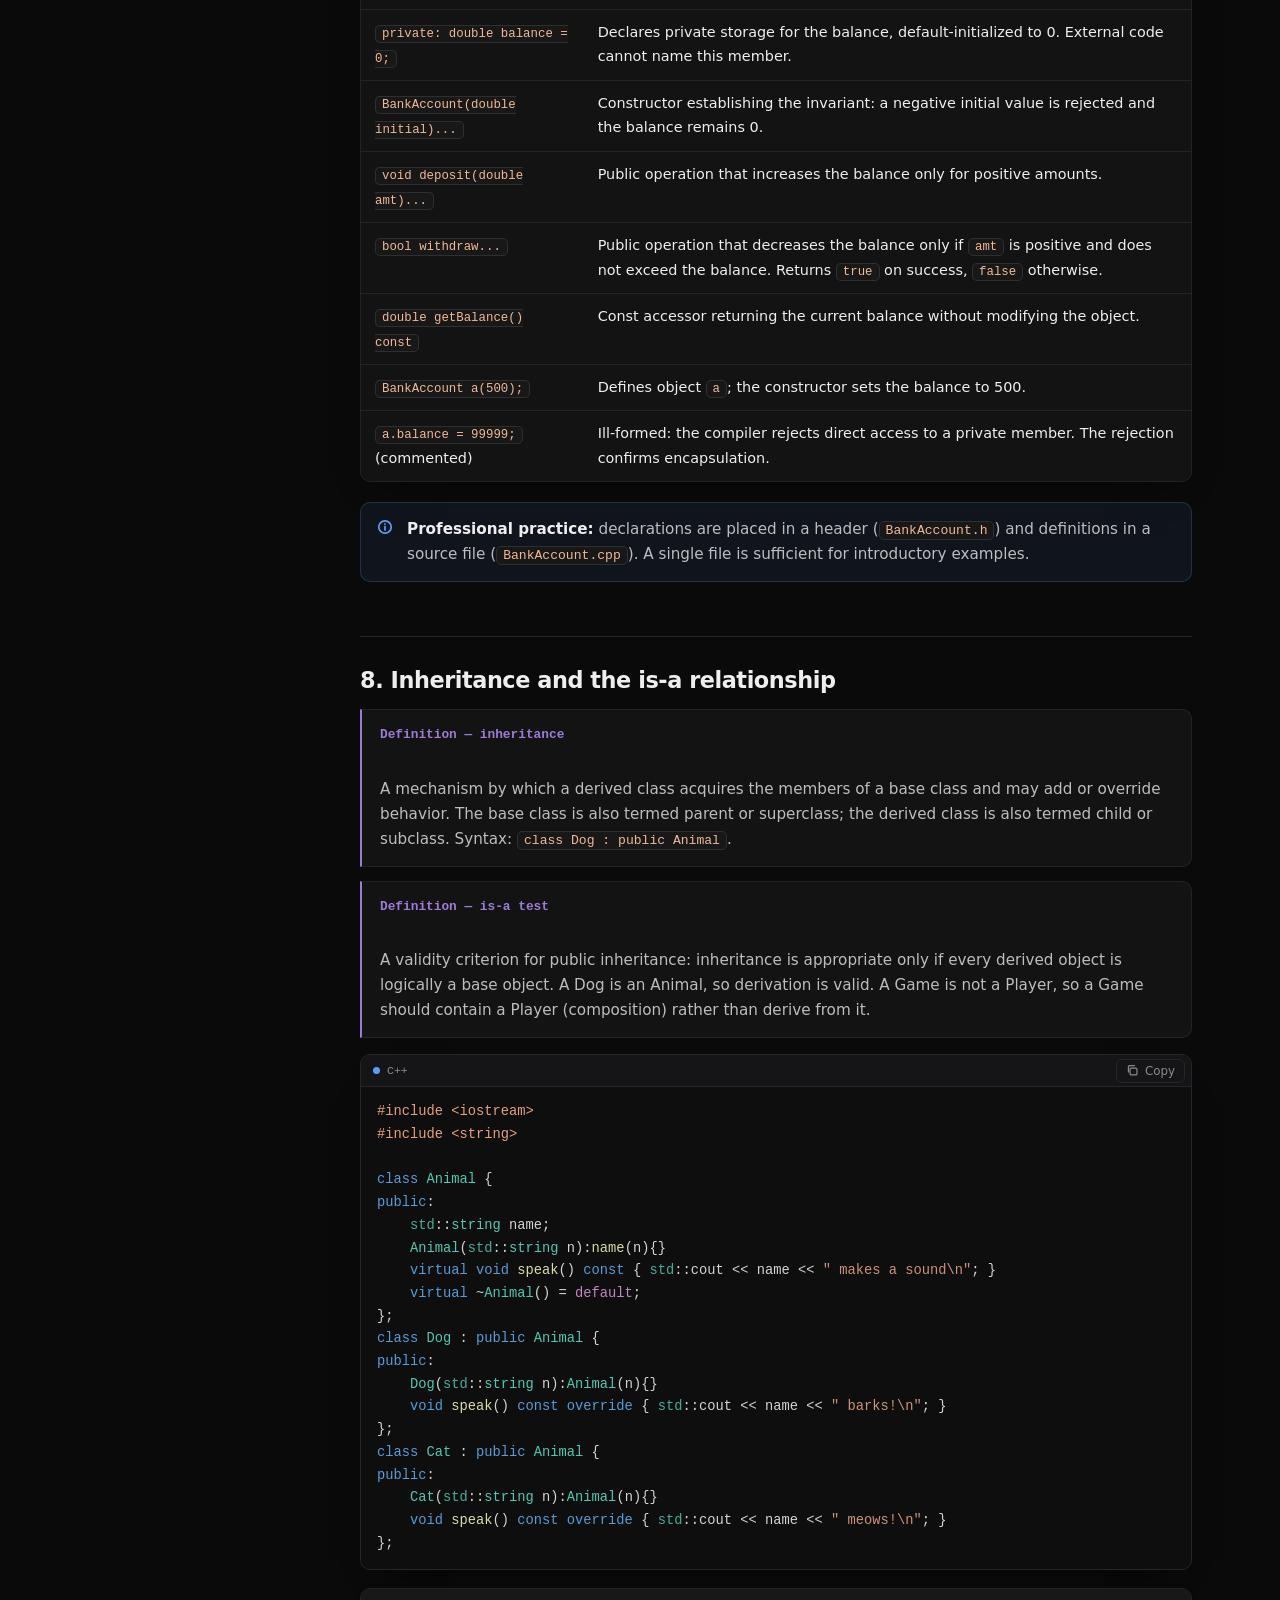
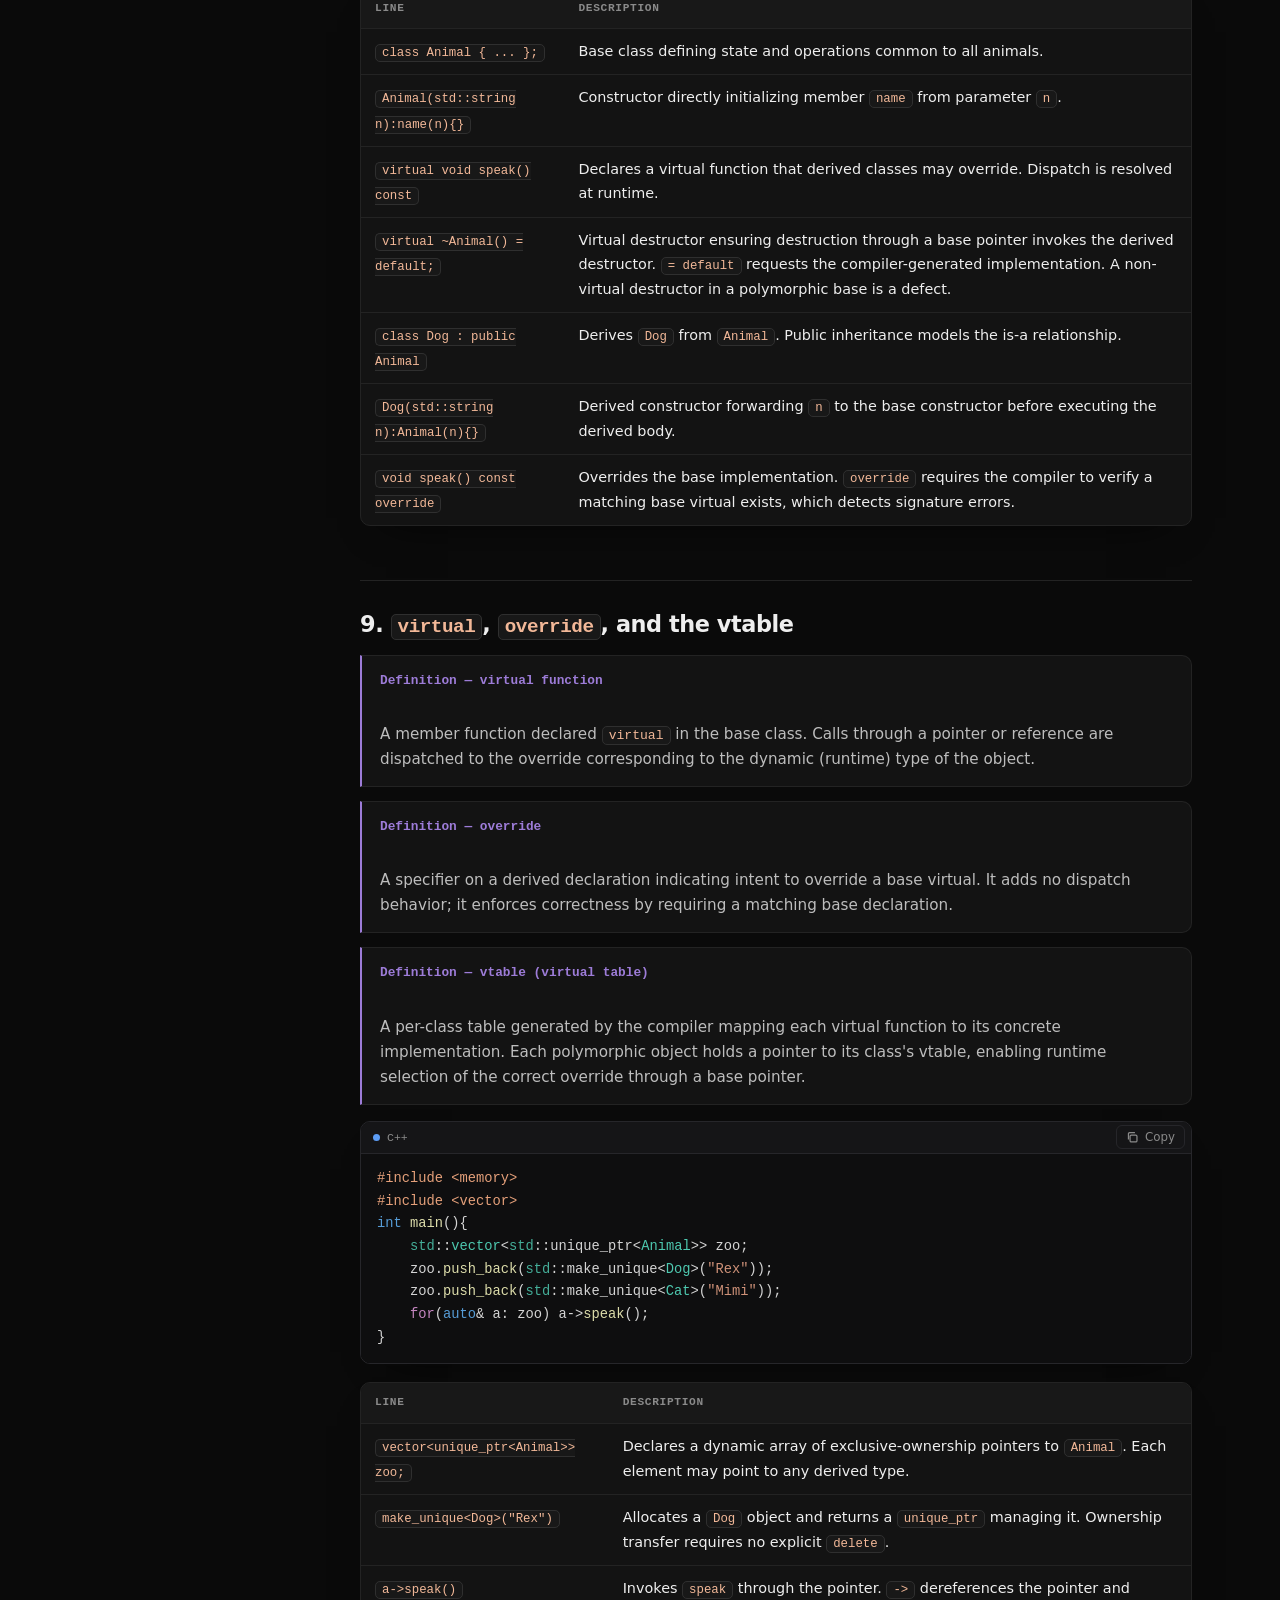
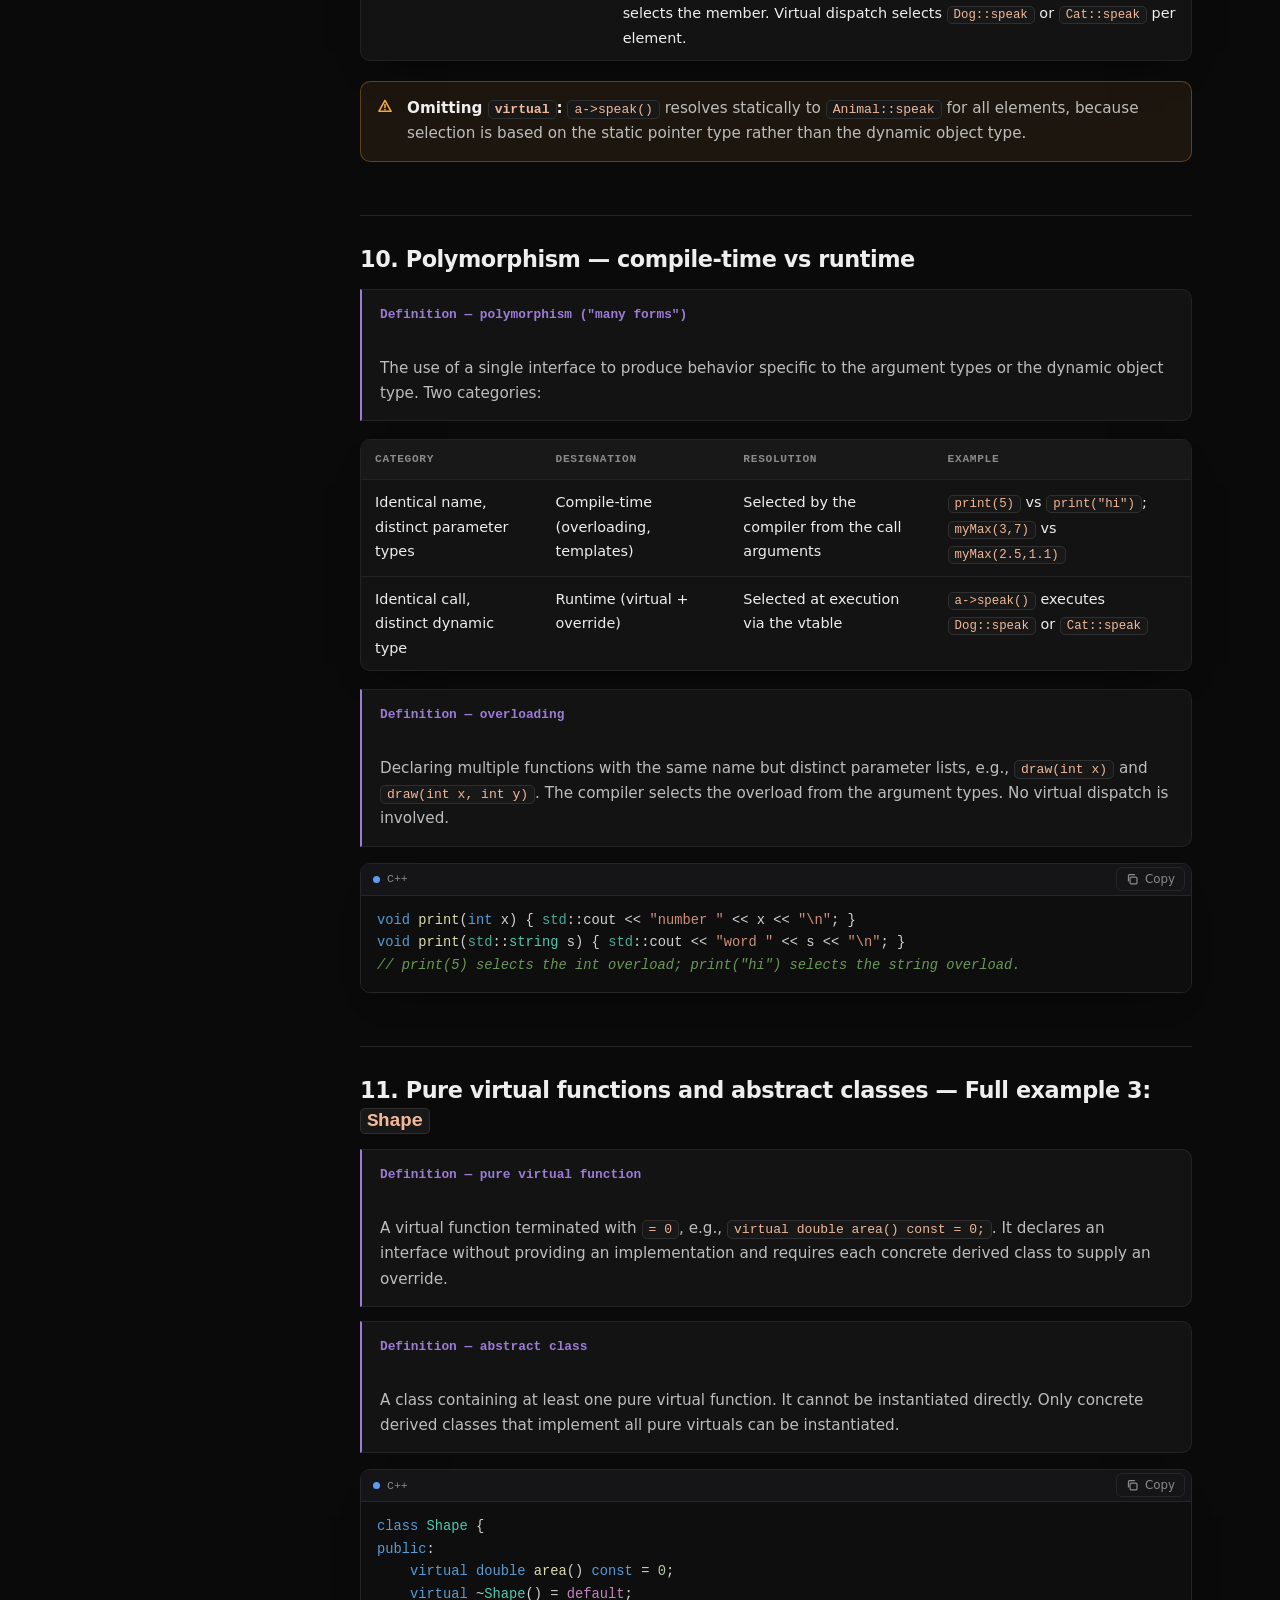
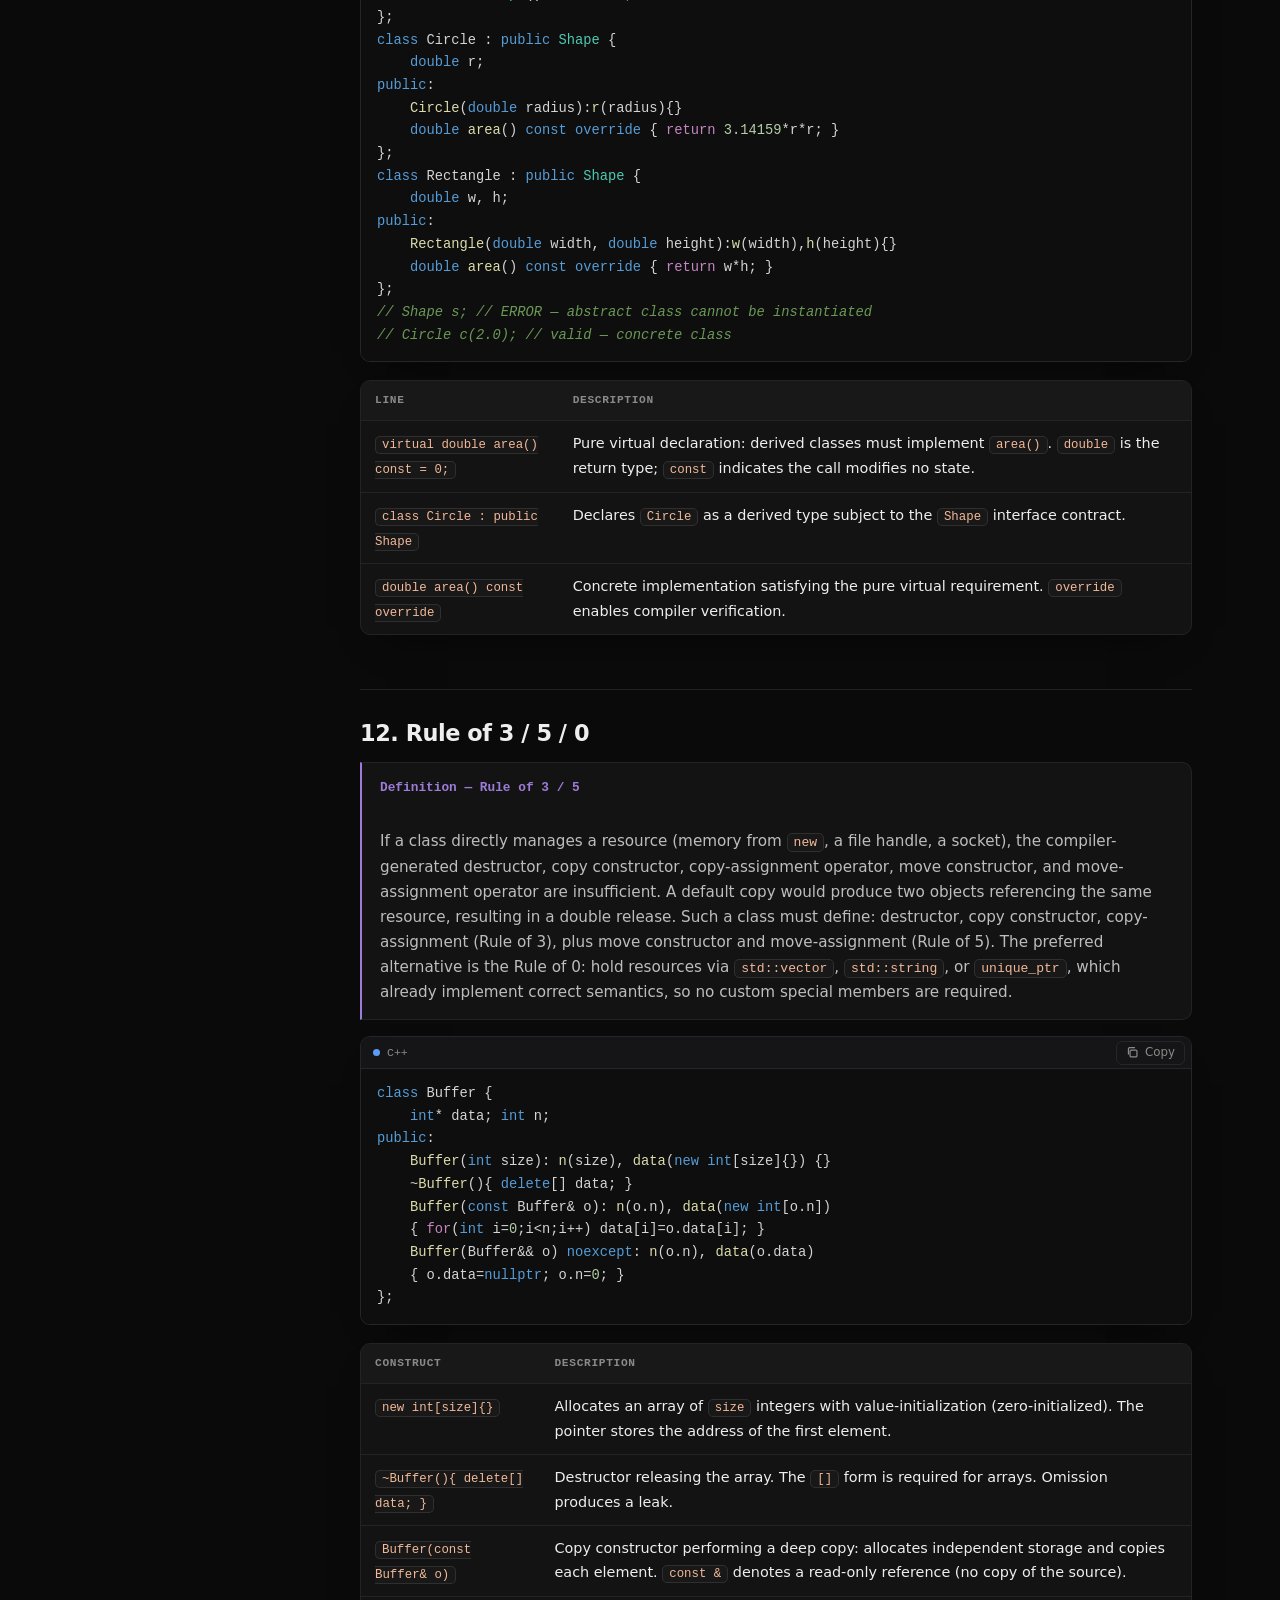
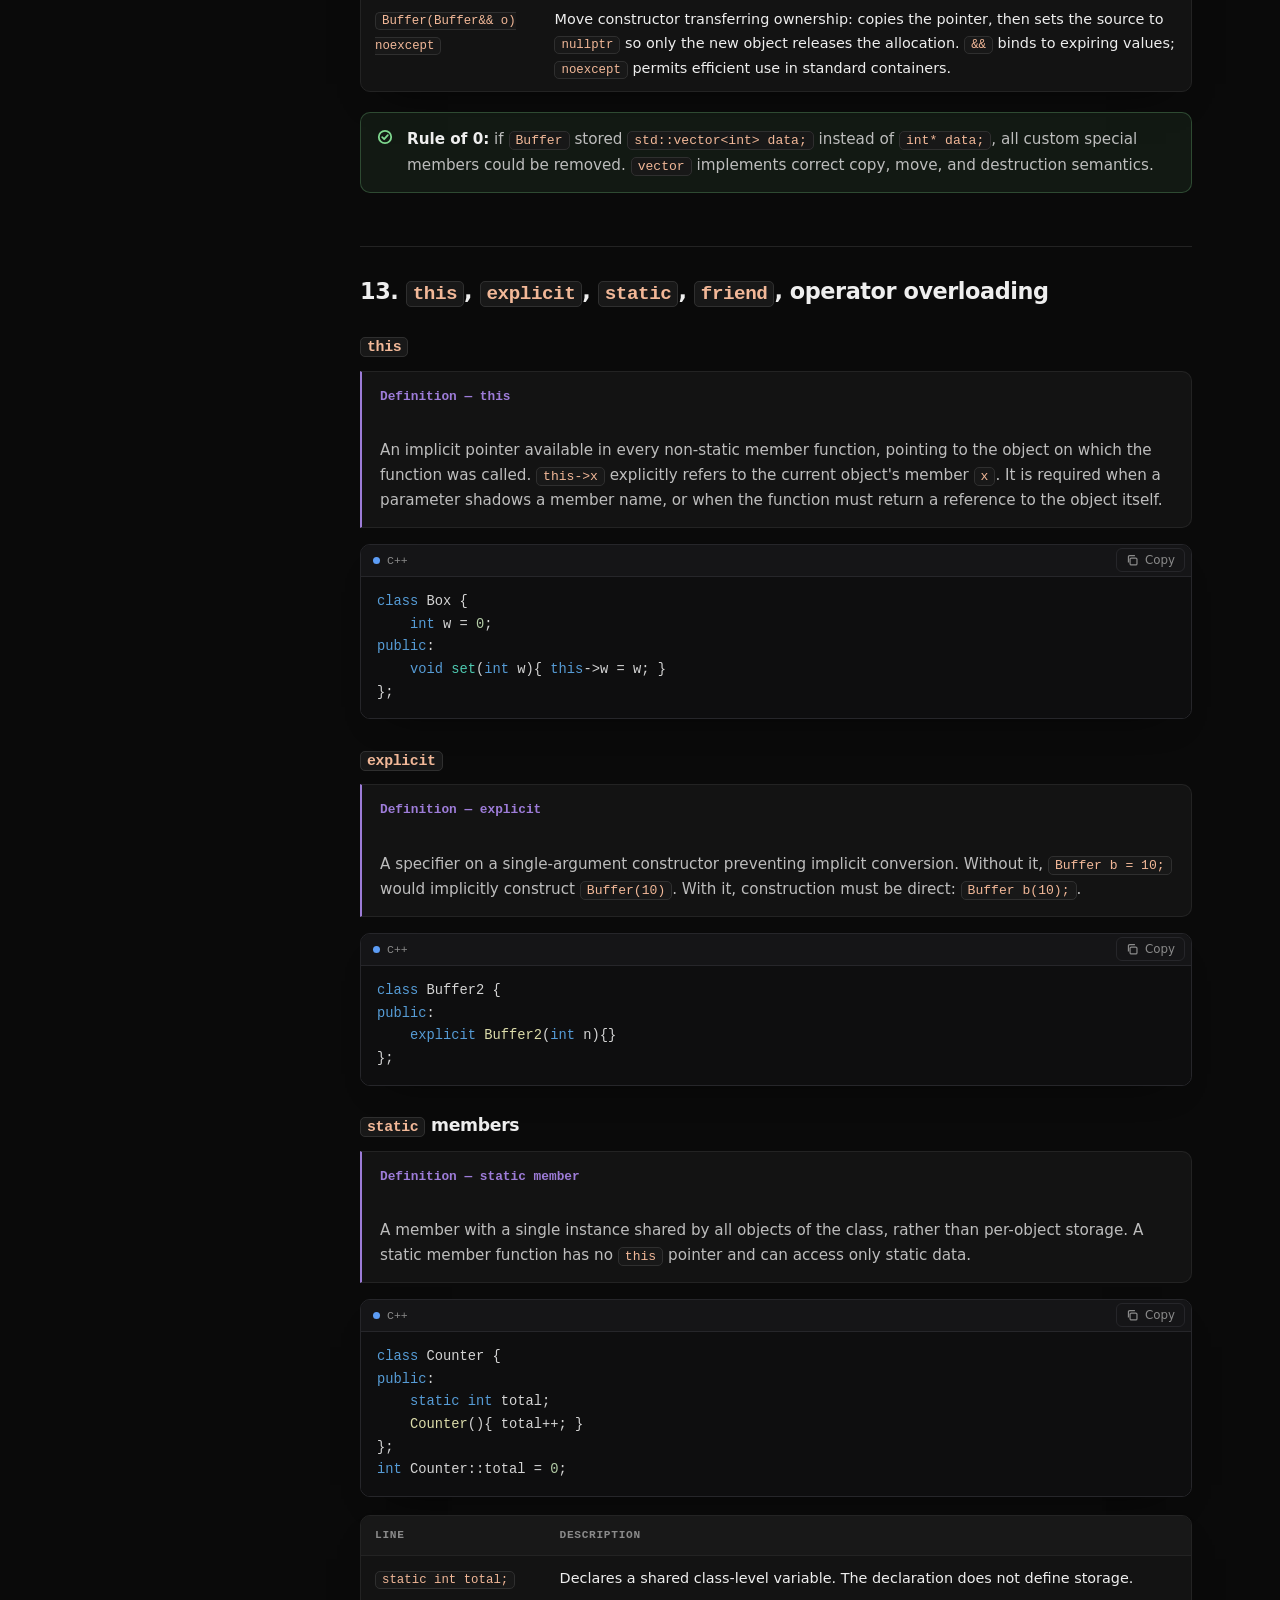
<file: 03-oop.html>
<!doctype html>
<html lang="en"><head><meta charset="utf-8"><meta name="viewport" content="width=device-width,initial-scale=1">
<title>03 · OOP — Learn C++</title><link rel="icon" href="favicon.svg" type="image/svg+xml">
<meta name="theme-color" content="#0a0a0a">
<script>try{document.documentElement.setAttribute('data-theme',localStorage.getItem('cpp-theme')==='light'?'light':'dark')}catch(e){}</script>
<link rel="stylesheet" href="style.css"></head>
<body><div class="progress" id="progress" aria-hidden="true"></div>
<header class="topbar">
<button class="menu-btn" type="button" aria-label="Show lessons" aria-expanded="false" aria-controls="sidebar" data-menu-btn><svg viewBox="0 0 16 16" fill="none" stroke="currentColor" stroke-width="1.6" stroke-linecap="round" aria-hidden="true"><path d="M2.5 4.5h11M2.5 8h11M2.5 11.5h11"/></svg></button>
<a class="brand" href="index.html"><span class="brand-mark"><svg viewBox="0 0 24 24" fill="none" stroke="currentColor" stroke-width="2.4" stroke-linecap="round" stroke-linejoin="round" aria-hidden="true"><path d="M5.5 7.5l4.5 4.5-4.5 4.5"/><path d="M12.5 16.5h6"/></svg></span><span class="brand-name">Learn C++</span><span class="brand-sub">from scratch</span></a>
<nav class="navlinks">
<a href="index.html">Home</a>
<a href="01-setup.html">Start Here</a>
<a class="nav-opt" href="05-stl.html">STL</a>
<a class="nav-opt" href="10-projects-shell.html">Projects</a>
<button class="iconbtn" type="button" data-theme-btn aria-label="Switch light and dark theme" title="Switch light and dark theme"><svg class="i-sun" viewBox="0 0 16 16" fill="none" stroke="currentColor" stroke-width="1.5" stroke-linecap="round" aria-hidden="true"><circle cx="8" cy="8" r="3"/><path d="M8 1.6v1.6M8 12.8v1.6M1.6 8h1.6M12.8 8h1.6M3.5 3.5l1.1 1.1M11.4 11.4l1.1 1.1M3.5 12.5l1.1-1.1M11.4 4.6l1.1-1.1"/></svg><svg class="i-moon" viewBox="0 0 16 16" fill="none" stroke="currentColor" stroke-width="1.5" stroke-linejoin="round" aria-hidden="true"><path d="M13.4 9.7A5.6 5.6 0 0 1 6.3 2.6a5.6 5.6 0 1 0 7.1 7.1z"/></svg></button>
</nav>
</header>
<div class="layout"><aside class="sidebar" id="sidebar" aria-label="Lessons">
<div class="side-title">Explorer</div>
<div class="side-root">learn-cpp-from-scratch</div>
<div class="search"><svg viewBox="0 0 16 16" width="14" height="14" fill="none" stroke="currentColor" stroke-width="1.6" stroke-linecap="round" aria-hidden="true"><circle cx="7" cy="7" r="4.6"/><path d="M10.5 10.5L14 14"/></svg><input id="search" type="text" placeholder="Filter lessons" autocomplete="off" spellcheck="false" aria-label="Filter lessons"><kbd>/</kbd></div>
<div class="tree">
<div class="tree-group">
<button class="tree-head" type="button" aria-expanded="true">Phase 0 — Start</button>
<div class="tree-items">
<a class="tree-item" href="index.html"><span class="ti-icon home"></span><span class="ti-num"></span><span class="ti-title">Home &amp; Roadmap</span></a>
<a class="tree-item" href="01-setup.html"><span class="ti-icon"></span><span class="ti-num">01</span><span class="ti-title">Setup, Compiler &amp; Hello World</span></a>
</div>
</div>
<div class="tree-group">
<button class="tree-head" type="button" aria-expanded="true">Phase 1 — Foundations</button>
<div class="tree-items">
<a class="tree-item" href="02-basics.html"><span class="ti-icon"></span><span class="ti-num">02</span><span class="ti-title">Basics: Variables, I/O, Loops, Functions</span></a>
<a class="tree-item" href="03-oop.html"><span class="ti-icon"></span><span class="ti-num">03</span><span class="ti-title">OOP: Classes, Inheritance, Polymorphism</span></a>
<a class="tree-item" href="04-memory.html"><span class="ti-icon"></span><span class="ti-num">04</span><span class="ti-title">Memory, Pointers &amp; Smart Pointers</span></a>
</div>
</div>
<div class="tree-group">
<button class="tree-head" type="button" aria-expanded="true">Phase 2 — Professional C++</button>
<div class="tree-items">
<a class="tree-item" href="05-stl.html"><span class="ti-icon"></span><span class="ti-num">05</span><span class="ti-title">STL, Vectors, Maps &amp; Algorithms</span></a>
<a class="tree-item" href="06-dsa.html"><span class="ti-icon"></span><span class="ti-num">06</span><span class="ti-title">DSA for C++ Devs</span></a>
<a class="tree-item" href="07-advanced.html"><span class="ti-icon"></span><span class="ti-num">07</span><span class="ti-title">Advanced: Templates, Threads, System Calls</span></a>
<a class="tree-item" href="08-networking.html"><span class="ti-icon"></span><span class="ti-num">08</span><span class="ti-title">Network Programming &amp; Sockets</span></a>
</div>
</div>
<div class="tree-group">
<button class="tree-head" type="button" aria-expanded="true">Phase 3 — Build Real Projects</button>
<div class="tree-items">
<a class="tree-item" href="09-projects-terminal.html"><span class="ti-icon"></span><span class="ti-num">09</span><span class="ti-title">Project: Terminal App</span></a>
<a class="tree-item" href="10-projects-shell.html"><span class="ti-icon"></span><span class="ti-num">10</span><span class="ti-title">Project: Build Your Own Shell</span></a>
<a class="tree-item" href="11-projects-audio.html"><span class="ti-icon"></span><span class="ti-num">11</span><span class="ti-title">Project: Audio Player</span></a>
<a class="tree-item" href="12-projects-opengl.html"><span class="ti-icon"></span><span class="ti-num">12</span><span class="ti-title">Project: OpenGL / SFML Game</span></a>
<a class="tree-item" href="13-projects-ai.html"><span class="ti-icon"></span><span class="ti-num">13</span><span class="ti-title">Project: AI Inference Engine</span></a>
</div>
</div>
</div>
</aside><main class="content">
<span class="badge">Lesson 03 · OOP</span>
<h1>Object-Oriented Programming: Classes, Inheritance, Polymorphism</h1>
<p>This lesson covers object-oriented programming in C++: classes and objects, access control, encapsulation, constructors and destructors, inheritance, virtual dispatch, abstraction, object lifetime rules, and composition. Each term is defined on first use, followed by complete, annotated examples.</p>

<div class="toc"><strong>In this lesson:</strong>
<ol>
<li>What is OOP and why it is used</li>
<li>Classes and objects</li>
<li><code>struct</code> vs <code>class</code></li>
<li><code>public</code>, <code>private</code>, <code>protected</code></li>
<li>Encapsulation</li>
<li>Constructors and destructors</li>
<li>Full example 1: <code>BankAccount</code> with line-by-line explanation</li>
<li>Inheritance and the is-a relationship</li>
<li>Full example 2: <code>Animal</code> / <code>Dog</code> / <code>Cat</code></li>
<li><code>virtual</code>, <code>override</code>, and the vtable</li>
<li>Polymorphism — compile-time vs runtime</li>
<li>Pure virtual functions and abstract classes — Full example 3: <code>Shape</code></li>
<li>Rule of 3 / 5 / 0</li>
<li><code>this</code>, <code>explicit</code>, <code>static</code>, <code>friend</code>, operator overloading</li>
<li>Multiple inheritance, the diamond problem, and composition</li>
<li>Exercises</li>
</ol>
</div>

<h2>1. What is OOP? Why does it exist?</h2>
<p>Without encapsulation, related state and operations are stored in separate variables and free functions with unrestricted access:</p>
<pre><code>string player1Name = "Asha";
int player1Hp = 80;
string player2Name = "Ravi";
int player2Hp = 90;
// ... 50 more players ...
void healPlayer1(int n) { player1Hp += n; }
// ... 200 lines later, which function modified player1Hp, and is the value valid?</code></pre>
<p>At small scale this is manageable. At larger scale, unrestricted access to shared state makes it difficult to determine where a value was modified and whether invariants hold. OOP addresses this by grouping related data and the operations permitted on that data into a single type.</p>
<div class="explain"><strong>Definition — function</strong><br>A named, callable unit that accepts zero or more arguments, executes a sequence of statements, and optionally returns a value.</div>
<div class="explain"><strong>Definition — global variable</strong><br>A variable with program-wide scope. It is accessible from any function, which makes unintended modification difficult to trace.</div>
<div class="explain"><strong>Definition — OOP (Object-Oriented Programming)</strong><br>A design approach in which data (member variables) and the operations on that data (member functions) are defined together in a class. An object is an instance of a class. Access control restricts which code can modify internal state.</div>
<p>OOP is conventionally described by four properties:</p>
<table><tr><th>Property</th><th>Definition</th><th>Example</th></tr>
<tr><td>Encapsulation</td><td>Internal state is private; modification is permitted only through a defined public interface that enforces invariants.</td><td><code>BankAccount::withdraw()</code> rejects withdrawals exceeding the balance.</td></tr>
<tr><td>Inheritance</td><td>A derived class reuses and extends the interface and implementation of a base class.</td><td><code>Dog</code> derives from <code>Animal</code> and reuses <code>name</code>.</td></tr>
<tr><td>Polymorphism</td><td>The same interface produces type-specific behavior. Pronounced pol-ee-MOR-fiz-um.</td><td><code>Animal::speak()</code> executes <code>Dog::speak()</code> or <code>Cat::speak()</code> depending on the dynamic type.</td></tr>
<tr><td>Abstraction</td><td>Clients depend on an interface (what operations exist), not on implementation details (how they execute).</td><td>Calling <code>shape.area()</code> without knowledge of the concrete shape type.</td></tr></table>

<h2>2. What is a class? What is an object?</h2>
<div class="explain"><strong>Definition — class</strong><br>A user-defined type that specifies a set of member variables and member functions. A class defines data and operations. It specifies structure and behavior but holds no per-instance storage until instantiated.</div>
<div class="explain"><strong>Definition — object</strong><br>An instance of a class: a concrete entity with its own storage for each non-static member variable. Multiple objects of the same class share the same interface but maintain independent state.</div>
<div class="explain"><strong>Definition — member</strong><br>An element declared inside a class. A <strong>member variable</strong> (field) stores per-object or shared state. A <strong>member function</strong> (method) operates on objects of that class.</div>
<pre><code>#include &lt;iostream&gt;
#include &lt;string&gt;

struct Player {
    std::string name;
    int hp = 100;
    void heal(int n){ hp += n; }
};

int main(){
    Player p{"Asha", 80};
    p.heal(10);
    std::cout &lt;&lt; p.name &lt;&lt; " " &lt;&lt; p.hp &lt;&lt; "\n"; // prints: Asha 90
}</code></pre>
<p><strong>Line-by-line explanation:</strong></p>
<table><tr><th>Line</th><th>Description</th></tr>
<tr><td><code>#include &lt;iostream&gt;</code></td><td>Declares standard output facilities, including <code>std::cout</code>.</td></tr>
<tr><td><code>#include &lt;string&gt;</code></td><td>Declares <code>std::string</code> for owning character sequences.</td></tr>
<tr><td><code>struct Player { ... };</code></td><td>Defines a class type named <code>Player</code>. The trailing <code>;</code> terminates the class definition.</td></tr>
<tr><td><code>std::string name;</code></td><td>Declares a per-object member variable storing the player name.</td></tr>
<tr><td><code>int hp = 100;</code></td><td>Declares a per-object member variable with default member initializer <code>100</code>.</td></tr>
<tr><td><code>void heal(int n){ hp += n; }</code></td><td>Declares a member function that adds <code>n</code> to the hp of the object on which it is called. <code>void</code> indicates no return value.</td></tr>
<tr><td><code>Player p{"Asha", 80};</code></td><td>Defines object <code>p</code> of type <code>Player</code>, initialized with <code>name="Asha"</code> and <code>hp=80</code>.</td></tr>
<tr><td><code>p.heal(10);</code></td><td>Invokes <code>heal</code> on <code>p</code>. Only <code>p.hp</code> is modified. The <code>.</code> operator selects a member of an object.</td></tr>
<tr><td><code>std::cout &lt;&lt; p.name ...</code></td><td>Inserts <code>p.name</code> and <code>p.hp</code> into the output stream. <code>&lt;&lt;</code> is the stream insertion operator.</td></tr></table>

<h2>3. <code>struct</code> vs <code>class</code></h2>
<div class="explain"><strong>Definition — struct and class</strong><br>Both declare class types with identical capabilities (member functions, constructors, inheritance). The sole difference is the default member access: <code>struct</code> members are <code>public</code> by default; <code>class</code> members are <code>private</code> by default. Explicit access specifiers override the default in either case.</div>
<table><tr><th>Property</th><th><code>struct</code></th><th><code>class</code></th></tr>
<tr><td>Default member access</td><td><code>public</code></td><td><code>private</code></td></tr>
<tr><td>Typical use</td><td>Passive data aggregates without invariants, e.g., <code>Point{x, y}</code></td><td>Types that enforce invariants, e.g., <code>BankAccount</code></td></tr>
<tr><td>Supported features</td><td>Member functions, constructors, inheritance — full support</td><td>Member functions, constructors, inheritance — full support</td></tr></table>
<pre><code>struct Point { double x, y; }; // Point p; p.x = 5; is valid

class BankAccount {
    double balance = 0; // private by default; inaccessible from outside
};</code></pre>
<div class="callout"><strong>Guideline:</strong> use <code>struct</code> for data without constraints. Use <code>class</code> when the type must maintain an invariant, such as a non-negative balance.</div>

<h2>4. <code>public</code>, <code>private</code>, <code>protected</code></h2>
<div class="explain"><strong>Definition — public / private / protected</strong><br>Access specifiers controlling which code may use a member. <code>public</code>: accessible to all code. <code>private</code>: accessible only to member functions (and friends) of the same class. <code>protected</code>: accessible to the class and its derived classes, but not to external code.</div>
<pre><code>class Account {
public:
    void deposit(double amt);
private:
    double balance = 0;
protected:
    std::string auditTag = "std";
};</code></pre>
<table><tr><th>Specifier</th><th>Accessible from</th><th>Used for</th></tr>
<tr><td><code>public</code></td><td>All code, including <code>main()</code></td><td>Validated interface: <code>deposit()</code>, <code>speak()</code></td></tr>
<tr><td><code>private</code></td><td>Only member functions of the same class</td><td>Internal state: <code>balance</code></td></tr>
<tr><td><code>protected</code></td><td>The class and its derived classes</td><td>Implementation details shared with derived classes</td></tr></table>

<h2>5. Encapsulation</h2>
<div class="explain"><strong>Definition — encapsulation (en-cap-soo-LAY-shun)</strong><br>The practice of declaring data members private and exposing only member functions that preserve the type's invariants. All state transitions pass through validated operations.</div>
<p>Encapsulation exists to maintain the <strong>invariant</strong>.</p>
<div class="explain"><strong>Definition — invariant</strong><br>A condition that must hold for the entire lifetime of every valid object, e.g., "balance is never negative." Member functions are required to preserve it.</div>

<h2>6. Constructors and destructors</h2>
<div class="explain"><strong>Definition — constructor</strong><br>A special member function invoked automatically at object creation. It establishes a valid initial state. It has the same name as the class and no return type, including no <code>void</code>.</div>
<div class="explain"><strong>Definition — destructor</strong><br>A special member function invoked automatically at object destruction (end of scope or <code>delete</code>). Its name is the class name prefixed with <code>~</code>, e.g., <code>~BankAccount()</code>. It releases resources acquired by the object.</div>
<div class="explain"><strong>Definition — initializer list</strong><br>The <code>: balance(initial)</code> clause in a constructor definition. It directly initializes members before the constructor body executes. It is more efficient than assignment and is required for references, const members, and members without default constructors.</div>
<pre><code>class BankAccount {
    double balance = 0;
public:
    BankAccount(double initial) : balance(0) {
        if (initial &gt;= 0) balance = initial;
    }
    ~BankAccount() { /* release resources here */ }
};</code></pre>
<p>Constructor categories:</p>
<table><tr><th>Category</th><th>Declaration</th><th>Invocation</th></tr>
<tr><td>Default</td><td><code>BankAccount();</code></td><td><code>BankAccount a;</code></td></tr>
<tr><td>Parameterized</td><td><code>BankAccount(double initial);</code></td><td><code>BankAccount a(500);</code></td></tr>
<tr><td>Copy</td><td><code>BankAccount(const BankAccount&amp; other);</code></td><td><code>BankAccount b = a;</code></td></tr>
<tr><td>Move</td><td><code>BankAccount(BankAccount&amp;&amp; other);</code></td><td>Transfer from an expiring value (see Lesson 04)</td></tr></table>
<div class="explain"><strong>Definition — const member function</strong><br><code>double getBalance() const { ... }</code> — the trailing <code>const</code> specifies that the function does not modify the object. It may be called on const objects, and the compiler rejects any modification within it.</div>

<h2>7. Full example 1: <code>BankAccount</code></h2>
<pre><code>#include &lt;iostream&gt;
#include &lt;string&gt;

class BankAccount {
private:
    double balance = 0;
public:
    BankAccount(double initial) { if(initial &gt;= 0) balance = initial; }
    void deposit(double amt){ if(amt &gt; 0) balance += amt; }
    bool withdraw(double amt){
        if(amt &gt; 0 &amp;&amp; amt &lt;= balance){ balance -= amt; return true; }
        return false;
    }
    double getBalance() const { return balance; }
};

int main(){
    BankAccount a(500);
    a.deposit(200);
    a.withdraw(100);
    std::cout &lt;&lt; a.getBalance() &lt;&lt; "\n"; // prints 600
    // a.balance = 99999; // ERROR — private access violation
}</code></pre>
<table><tr><th>Line</th><th>Description</th></tr>
<tr><td><code>class BankAccount {</code></td><td>Begins the definition of class type <code>BankAccount</code>.</td></tr>
<tr><td><code>private: double balance = 0;</code></td><td>Declares private storage for the balance, default-initialized to 0. External code cannot name this member.</td></tr>
<tr><td><code>BankAccount(double initial)...</code></td><td>Constructor establishing the invariant: a negative initial value is rejected and the balance remains 0.</td></tr>
<tr><td><code>void deposit(double amt)...</code></td><td>Public operation that increases the balance only for positive amounts.</td></tr>
<tr><td><code>bool withdraw...</code></td><td>Public operation that decreases the balance only if <code>amt</code> is positive and does not exceed the balance. Returns <code>true</code> on success, <code>false</code> otherwise.</td></tr>
<tr><td><code>double getBalance() const</code></td><td>Const accessor returning the current balance without modifying the object.</td></tr>
<tr><td><code>BankAccount a(500);</code></td><td>Defines object <code>a</code>; the constructor sets the balance to 500.</td></tr>
<tr><td><code>a.balance = 99999;</code> (commented)</td><td>Ill-formed: the compiler rejects direct access to a private member. The rejection confirms encapsulation.</td></tr></table>
<div class="callout"><strong>Professional practice:</strong> declarations are placed in a header (<code>BankAccount.h</code>) and definitions in a source file (<code>BankAccount.cpp</code>). A single file is sufficient for introductory examples.</div>

<h2>8. Inheritance and the is-a relationship</h2>
<div class="explain"><strong>Definition — inheritance</strong><br>A mechanism by which a derived class acquires the members of a base class and may add or override behavior. The base class is also termed parent or superclass; the derived class is also termed child or subclass. Syntax: <code>class Dog : public Animal</code>.</div>
<div class="explain"><strong>Definition — is-a test</strong><br>A validity criterion for public inheritance: inheritance is appropriate only if every derived object is logically a base object. A Dog is an Animal, so derivation is valid. A Game is not a Player, so a Game should contain a Player (composition) rather than derive from it.</div>
<pre><code>#include &lt;iostream&gt;
#include &lt;string&gt;

class Animal {
public:
    std::string name;
    Animal(std::string n):name(n){}
    virtual void speak() const { std::cout &lt;&lt; name &lt;&lt; " makes a sound\n"; }
    virtual ~Animal() = default;
};
class Dog : public Animal {
public:
    Dog(std::string n):Animal(n){}
    void speak() const override { std::cout &lt;&lt; name &lt;&lt; " barks!\n"; }
};
class Cat : public Animal {
public:
    Cat(std::string n):Animal(n){}
    void speak() const override { std::cout &lt;&lt; name &lt;&lt; " meows!\n"; }
};</code></pre>
<table><tr><th>Line</th><th>Description</th></tr>
<tr><td><code>class Animal { ... };</code></td><td>Base class defining state and operations common to all animals.</td></tr>
<tr><td><code>Animal(std::string n):name(n){}</code></td><td>Constructor directly initializing member <code>name</code> from parameter <code>n</code>.</td></tr>
<tr><td><code>virtual void speak() const</code></td><td>Declares a virtual function that derived classes may override. Dispatch is resolved at runtime.</td></tr>
<tr><td><code>virtual ~Animal() = default;</code></td><td>Virtual destructor ensuring destruction through a base pointer invokes the derived destructor. <code>= default</code> requests the compiler-generated implementation. A non-virtual destructor in a polymorphic base is a defect.</td></tr>
<tr><td><code>class Dog : public Animal</code></td><td>Derives <code>Dog</code> from <code>Animal</code>. Public inheritance models the is-a relationship.</td></tr>
<tr><td><code>Dog(std::string n):Animal(n){}</code></td><td>Derived constructor forwarding <code>n</code> to the base constructor before executing the derived body.</td></tr>
<tr><td><code>void speak() const override</code></td><td>Overrides the base implementation. <code>override</code> requires the compiler to verify a matching base virtual exists, which detects signature errors.</td></tr></table>

<h2>9. <code>virtual</code>, <code>override</code>, and the vtable</h2>
<div class="explain"><strong>Definition — virtual function</strong><br>A member function declared <code>virtual</code> in the base class. Calls through a pointer or reference are dispatched to the override corresponding to the dynamic (runtime) type of the object.</div>
<div class="explain"><strong>Definition — override</strong><br>A specifier on a derived declaration indicating intent to override a base virtual. It adds no dispatch behavior; it enforces correctness by requiring a matching base declaration.</div>
<div class="explain"><strong>Definition — vtable (virtual table)</strong><br>A per-class table generated by the compiler mapping each virtual function to its concrete implementation. Each polymorphic object holds a pointer to its class's vtable, enabling runtime selection of the correct override through a base pointer.</div>
<pre><code>#include &lt;memory&gt;
#include &lt;vector&gt;
int main(){
    std::vector&lt;std::unique_ptr&lt;Animal&gt;&gt; zoo;
    zoo.push_back(std::make_unique&lt;Dog&gt;("Rex"));
    zoo.push_back(std::make_unique&lt;Cat&gt;("Mimi"));
    for(auto&amp; a: zoo) a-&gt;speak();
}</code></pre>
<table><tr><th>Line</th><th>Description</th></tr>
<tr><td><code>vector&lt;unique_ptr&lt;Animal&gt;&gt; zoo;</code></td><td>Declares a dynamic array of exclusive-ownership pointers to <code>Animal</code>. Each element may point to any derived type.</td></tr>
<tr><td><code>make_unique&lt;Dog&gt;("Rex")</code></td><td>Allocates a <code>Dog</code> object and returns a <code>unique_ptr</code> managing it. Ownership transfer requires no explicit <code>delete</code>.</td></tr>
<tr><td><code>a-&gt;speak()</code></td><td>Invokes <code>speak</code> through the pointer. <code>-&gt;</code> dereferences the pointer and selects the member. Virtual dispatch selects <code>Dog::speak</code> or <code>Cat::speak</code> per element.</td></tr></table>
<div class="callout warn"><strong>Omitting <code>virtual</code>:</strong> <code>a-&gt;speak()</code> resolves statically to <code>Animal::speak</code> for all elements, because selection is based on the static pointer type rather than the dynamic object type.</div>

<h2>10. Polymorphism — compile-time vs runtime</h2>
<div class="explain"><strong>Definition — polymorphism ("many forms")</strong><br>The use of a single interface to produce behavior specific to the argument types or the dynamic object type. Two categories:</div>
<table><tr><th>Category</th><th>Designation</th><th>Resolution</th><th>Example</th></tr>
<tr><td>Identical name, distinct parameter types</td><td>Compile-time (overloading, templates)</td><td>Selected by the compiler from the call arguments</td><td><code>print(5)</code> vs <code>print("hi")</code>; <code>myMax(3,7)</code> vs <code>myMax(2.5,1.1)</code></td></tr>
<tr><td>Identical call, distinct dynamic type</td><td>Runtime (virtual + override)</td><td>Selected at execution via the vtable</td><td><code>a-&gt;speak()</code> executes <code>Dog::speak</code> or <code>Cat::speak</code></td></tr></table>
<div class="explain"><strong>Definition — overloading</strong><br>Declaring multiple functions with the same name but distinct parameter lists, e.g., <code>draw(int x)</code> and <code>draw(int x, int y)</code>. The compiler selects the overload from the argument types. No virtual dispatch is involved.</div>
<pre><code>void print(int x) { std::cout &lt;&lt; "number " &lt;&lt; x &lt;&lt; "\n"; }
void print(std::string s) { std::cout &lt;&lt; "word " &lt;&lt; s &lt;&lt; "\n"; }
// print(5) selects the int overload; print("hi") selects the string overload.</code></pre>

<h2>11. Pure virtual functions and abstract classes — Full example 3: <code>Shape</code></h2>
<div class="explain"><strong>Definition — pure virtual function</strong><br>A virtual function terminated with <code>= 0</code>, e.g., <code>virtual double area() const = 0;</code>. It declares an interface without providing an implementation and requires each concrete derived class to supply an override.</div>
<div class="explain"><strong>Definition — abstract class</strong><br>A class containing at least one pure virtual function. It cannot be instantiated directly. Only concrete derived classes that implement all pure virtuals can be instantiated.</div>
<pre><code>class Shape {
public:
    virtual double area() const = 0;
    virtual ~Shape() = default;
};
class Circle : public Shape {
    double r;
public:
    Circle(double radius):r(radius){}
    double area() const override { return 3.14159*r*r; }
};
class Rectangle : public Shape {
    double w, h;
public:
    Rectangle(double width, double height):w(width),h(height){}
    double area() const override { return w*h; }
};
// Shape s; // ERROR — abstract class cannot be instantiated
// Circle c(2.0); // valid — concrete class</code></pre>
<table><tr><th>Line</th><th>Description</th></tr>
<tr><td><code>virtual double area() const = 0;</code></td><td>Pure virtual declaration: derived classes must implement <code>area()</code>. <code>double</code> is the return type; <code>const</code> indicates the call modifies no state.</td></tr>
<tr><td><code>class Circle : public Shape</code></td><td>Declares <code>Circle</code> as a derived type subject to the <code>Shape</code> interface contract.</td></tr>
<tr><td><code>double area() const override</code></td><td>Concrete implementation satisfying the pure virtual requirement. <code>override</code> enables compiler verification.</td></tr></table>

<h2>12. Rule of 3 / 5 / 0</h2>
<div class="explain"><strong>Definition — Rule of 3 / 5</strong><br>If a class directly manages a resource (memory from <code>new</code>, a file handle, a socket), the compiler-generated destructor, copy constructor, copy-assignment operator, move constructor, and move-assignment operator are insufficient. A default copy would produce two objects referencing the same resource, resulting in a double release. Such a class must define: destructor, copy constructor, copy-assignment (Rule of 3), plus move constructor and move-assignment (Rule of 5). The preferred alternative is the Rule of 0: hold resources via <code>std::vector</code>, <code>std::string</code>, or <code>unique_ptr</code>, which already implement correct semantics, so no custom special members are required.</div>
<pre><code>class Buffer {
    int* data; int n;
public:
    Buffer(int size): n(size), data(new int[size]{}) {}
    ~Buffer(){ delete[] data; }
    Buffer(const Buffer&amp; o): n(o.n), data(new int[o.n])
    { for(int i=0;i&lt;n;i++) data[i]=o.data[i]; }
    Buffer(Buffer&amp;&amp; o) noexcept: n(o.n), data(o.data)
    { o.data=nullptr; o.n=0; }
};</code></pre>
<table><tr><th>Construct</th><th>Description</th></tr>
<tr><td><code>new int[size]{}</code></td><td>Allocates an array of <code>size</code> integers with value-initialization (zero-initialized). The pointer stores the address of the first element.</td></tr>
<tr><td><code>~Buffer(){ delete[] data; }</code></td><td>Destructor releasing the array. The <code>[]</code> form is required for arrays. Omission produces a leak.</td></tr>
<tr><td><code>Buffer(const Buffer&amp; o)</code></td><td>Copy constructor performing a deep copy: allocates independent storage and copies each element. <code>const &amp;</code> denotes a read-only reference (no copy of the source).</td></tr>
<tr><td><code>Buffer(Buffer&amp;&amp; o) noexcept</code></td><td>Move constructor transferring ownership: copies the pointer, then sets the source to <code>nullptr</code> so only the new object releases the allocation. <code>&amp;&amp;</code> binds to expiring values; <code>noexcept</code> permits efficient use in standard containers.</td></tr></table>
<div class="callout ok"><strong>Rule of 0:</strong> if <code>Buffer</code> stored <code>std::vector&lt;int&gt; data;</code> instead of <code>int* data;</code>, all custom special members could be removed. <code>vector</code> implements correct copy, move, and destruction semantics.</div>

<h2>13. <code>this</code>, <code>explicit</code>, <code>static</code>, <code>friend</code>, operator overloading</h2>
<h3><code>this</code></h3>
<div class="explain"><strong>Definition — this</strong><br>An implicit pointer available in every non-static member function, pointing to the object on which the function was called. <code>this-&gt;x</code> explicitly refers to the current object's member <code>x</code>. It is required when a parameter shadows a member name, or when the function must return a reference to the object itself.</div>
<pre><code>class Box {
    int w = 0;
public:
    void set(int w){ this-&gt;w = w; }
};</code></pre>
<h3><code>explicit</code></h3>
<div class="explain"><strong>Definition — explicit</strong><br>A specifier on a single-argument constructor preventing implicit conversion. Without it, <code>Buffer b = 10;</code> would implicitly construct <code>Buffer(10)</code>. With it, construction must be direct: <code>Buffer b(10);</code>.</div>
<pre><code>class Buffer2 {
public:
    explicit Buffer2(int n){}
};</code></pre>
<h3><code>static</code> members</h3>
<div class="explain"><strong>Definition — static member</strong><br>A member with a single instance shared by all objects of the class, rather than per-object storage. A static member function has no <code>this</code> pointer and can access only static data.</div>
<pre><code>class Counter {
public:
    static int total;
    Counter(){ total++; }
};
int Counter::total = 0;</code></pre>
<table><tr><th>Line</th><th>Description</th></tr>
<tr><td><code>static int total;</code></td><td>Declares a shared class-level variable. The declaration does not define storage.</td></tr>
<tr><td><code>Counter(){ total++; }</code></td><td>Constructor incrementing the shared count on each instantiation.</td></tr>
<tr><td><code>int Counter::total = 0;</code></td><td>Defines the static member and initializes it to 0. <code>::</code> is the scope-resolution operator. This definition appears once in a source file.</td></tr></table>
<h3><code>friend</code></h3>
<div class="explain"><strong>Definition — friend</strong><br>A declaration granting a designated class or function access to private and protected members. Example: <code>friend class B;</code> inside <code>A</code> permits <code>B</code> to access <code>A</code>'s non-public members. It weakens encapsulation and should be used selectively.</div>
<pre><code>class A {
    friend class B;
    friend void spy(A&amp;);
private: int x = 1;
};</code></pre>
<h3>Operator overloading</h3>
<div class="explain"><strong>Definition — operator overloading</strong><br>Definition of the behavior of built-in operators (<code>+</code>, <code>==</code>, <code>&lt;&lt;</code>) for a user-defined type, enabling expressions such as <code>a + b</code> instead of <code>a.add(b)</code>.</div>
<pre><code>struct Vec2 {
    double x, y;
    Vec2 operator+(const Vec2&amp; o) const { return {x+o.x, y+o.y}; }
    bool operator==(const Vec2&amp; o) const { return x==o.x &amp;&amp; y==o.y; }
};
// Vec2 a{1,2}, b{3,4}; Vec2 c = a + b; // {4,6}. if (a == b) ...</code></pre>
<table><tr><th>Construct</th><th>Description</th></tr>
<tr><td><code>operator+</code></td><td>Defines <code>a + b</code> for <code>Vec2</code>. The parameter <code>const Vec2&amp; o</code> is a read-only reference avoiding a copy.</td></tr>
<tr><td><code>const</code> qualifier</td><td>Specifies that the operator does not modify either operand.</td></tr>
<tr><td><code>operator==</code></td><td>Defines equality comparison by comparing <code>x</code> and <code>y</code> components. Returns <code>bool</code>.</td></tr></table>

<h2>14. Multiple inheritance, the diamond problem, and composition</h2>
<div class="explain"><strong>Definition — multiple inheritance</strong><br>Derivation of a class from more than one direct base: <code>class D : public B1, public B2 {}</code>. Permitted in C++ but increases complexity; use only when justified.</div>
<div class="explain"><strong>Definition — diamond problem</strong><br>Ambiguity arising when two bases <code>B</code> and <code>C</code> both derive from <code>A</code>, and <code>D</code> derives from both <code>B</code> and <code>C</code>, yielding two <code>A</code> subobjects. Virtual inheritance (<code>class B : public virtual A</code>) produces a single shared <code>A</code> subobject, but avoiding the structure is generally preferable.</div>
<pre><code>class D : public B1, public B2 {};
class B : public virtual A {};
class C : public virtual A {};
class D2 : public B, public C {};</code></pre>
<table><tr><th>Inheritance form</th><th>Semantics</th><th>Recommendation</th></tr>
<tr><td><code>public</code> (<code>class Dog : public Animal</code>)</td><td>Is-a relationship. A <code>Dog</code> can be used wherever an <code>Animal</code> is expected.</td><td>Standard form for interface hierarchies.</td></tr>
<tr><td><code>protected / private</code> inheritance</td><td>Implemented-in-terms-of. Reuses implementation without establishing substitutability.</td><td>Rare; composition is generally clearer.</td></tr></table>
<div class="callout"><strong>Prefer composition (has-a) to inheritance (is-a).</strong> A <code>Game</code> contains a <code>Player</code>; it is not a <code>Player</code>. Deep inheritance hierarchies are fragile because changes propagate to all derived classes. Model shared interfaces with abstract base classes and assemble behavior from member objects.</div>

<h2>Exercises</h2>
<ol>
<li><strong>Encapsulated <code>Book</code>.</strong> Define class <code>Book</code> with private members <code>title</code>, <code>author</code>, and <code>pages</code>. Provide a constructor, const accessors (<code>getTitle()</code>), and a <code>summary()</code> function printing title, author, and page count. In <code>main()</code>, instantiate one object and call <code>summary()</code>.</li>
<li><strong>Polymorphic <code>Shape</code>.</strong> Extend the <code>Shape</code> example with <code>Circle</code> and <code>Rectangle</code> implementing <code>area()</code>. In <code>main()</code>, populate <code>vector&lt;unique_ptr&lt;Shape&gt;&gt;</code> with two circles and one rectangle, accumulate the areas in a loop, and print the total.</li>
<li><strong><code>Person</code> and <code>Student</code>.</strong> Define base <code>Person</code> with <code>name</code> and virtual <code>introduce()</code>. Derive <code>Student</code> overriding <code>introduce()</code> to include the school. Invoke <code>introduce()</code> through a <code>Person*</code> to a <code>Student</code> and verify dynamic dispatch selects the derived version.</li>
<li><strong>Operator overloading for <code>Vec2</code>.</strong> Define <code>struct Vec2{double x,y;};</code> with <code>operator+</code> and <code>operator==</code>. In <code>main()</code>, verify <code>{1,2} + {3,4} == {4,6}</code> and print the result.</li>
<li><strong>Rule of 0.</strong> Refactor <code>Buffer</code> to store <code>std::vector&lt;int&gt;</code> instead of <code>int*</code> and remove its destructor, copy, and move members. Verify correct behavior and consider why managed members eliminate manual resource handling.</li>
</ol>

<div class="pager"><a class="btn ghost" href="02-basics.html">← Basics</a><a class="btn" href="04-memory.html">Next: Memory & Pointers →</a></div>
<footer>Learn C++ From Scratch · Lesson 03</footer>
</main></div><script src="script.js"></script></body></html>
</file>
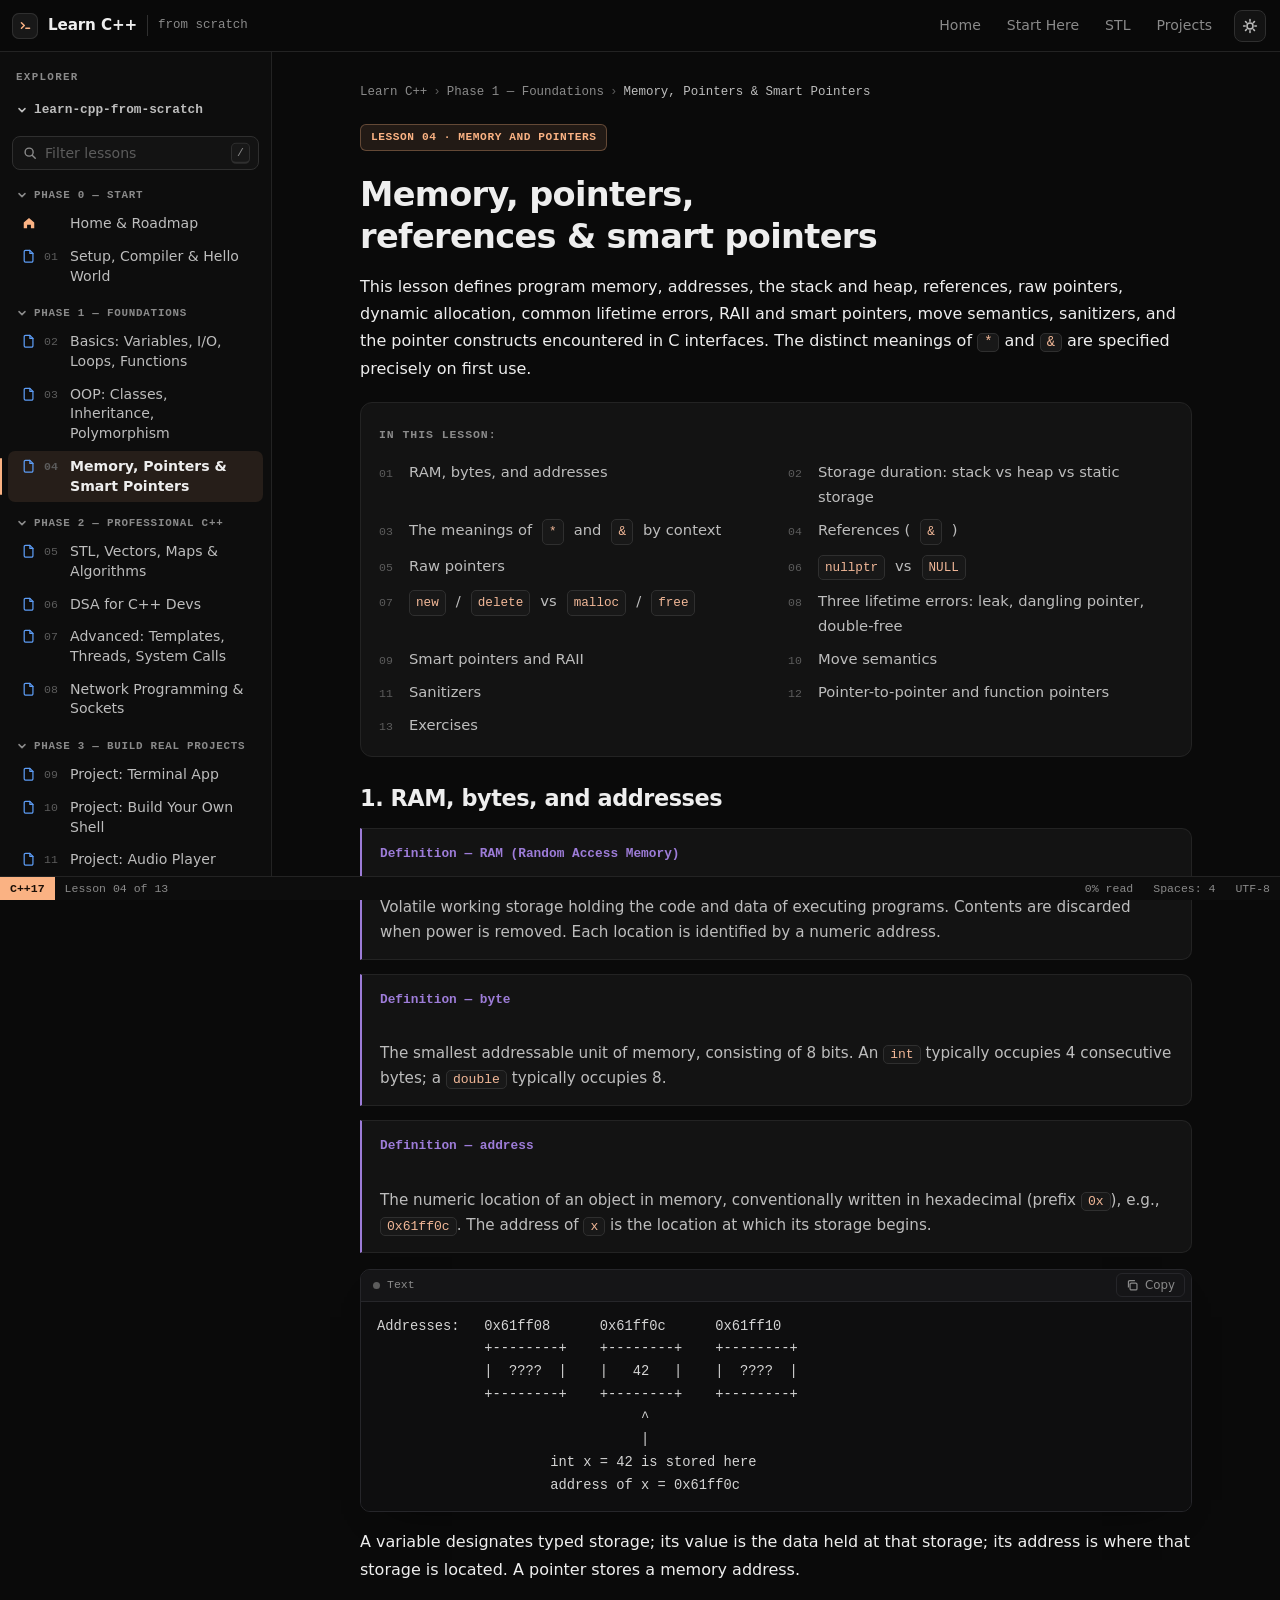
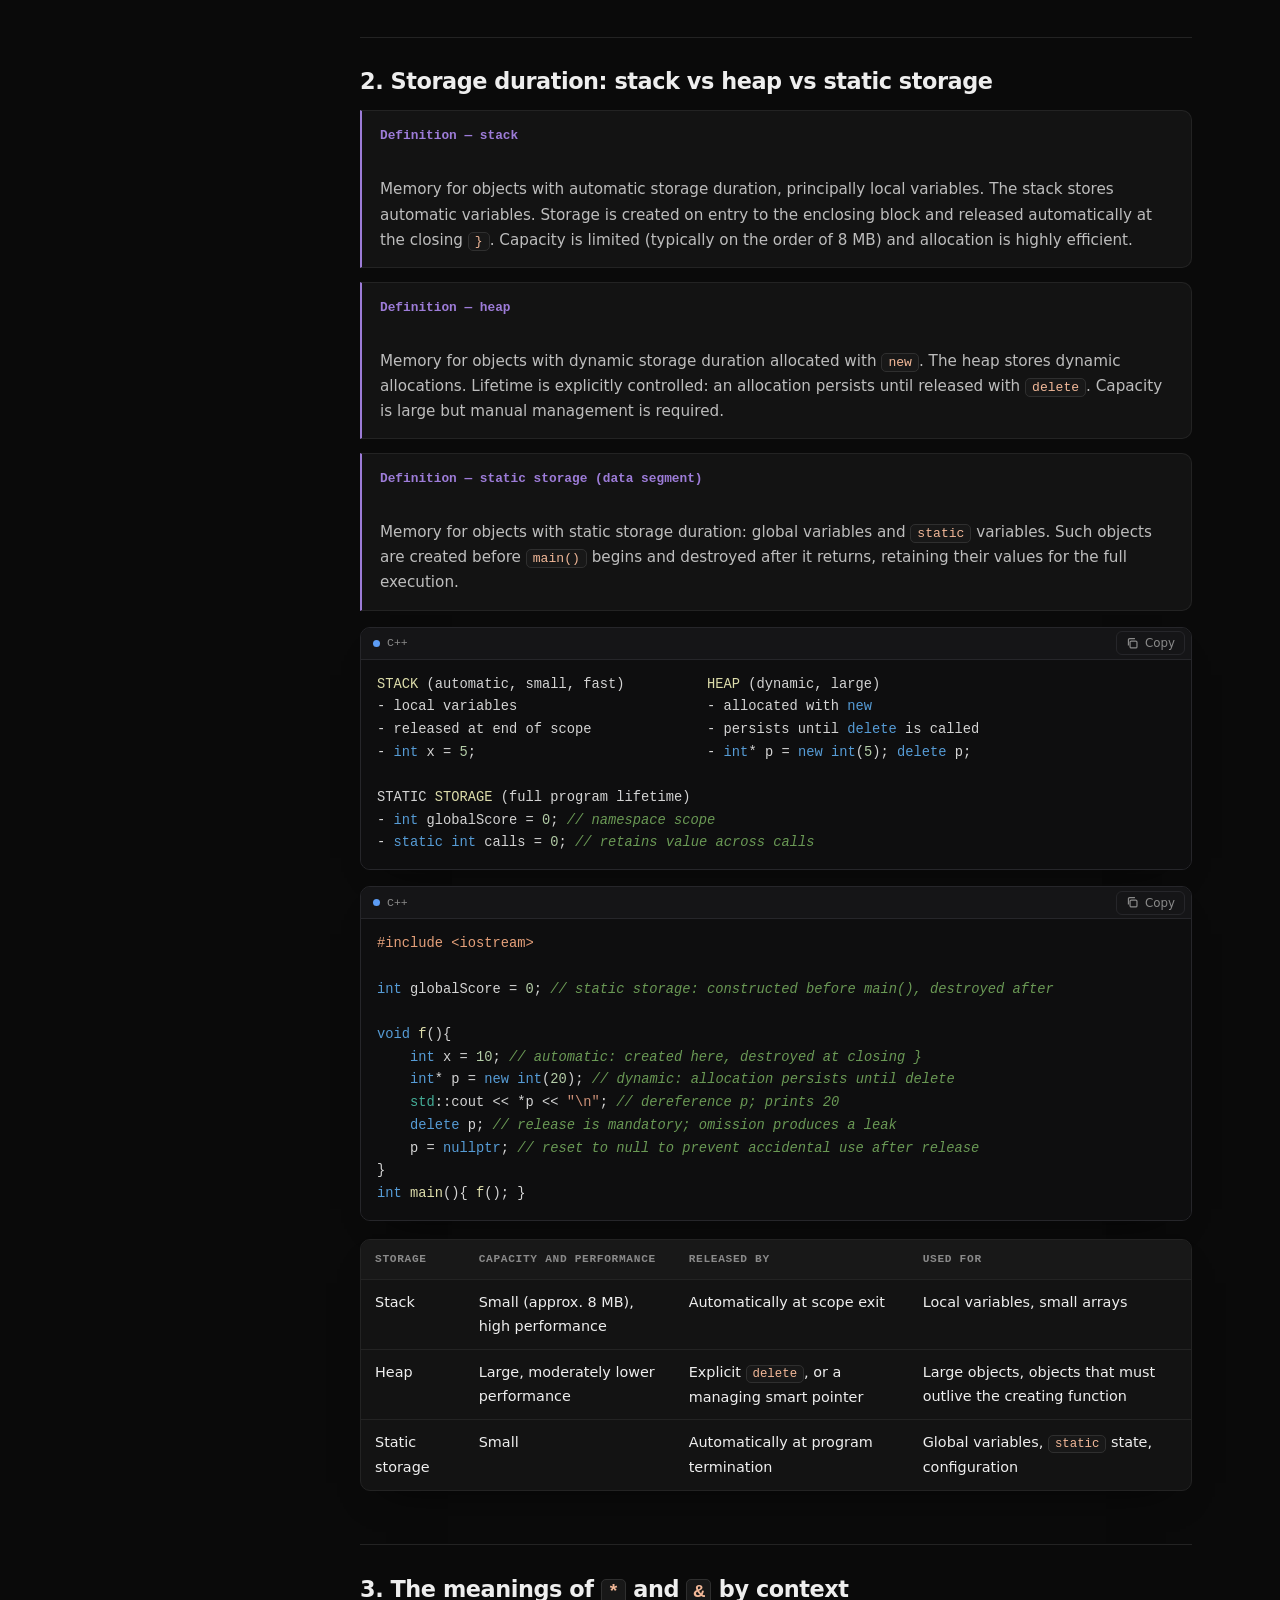
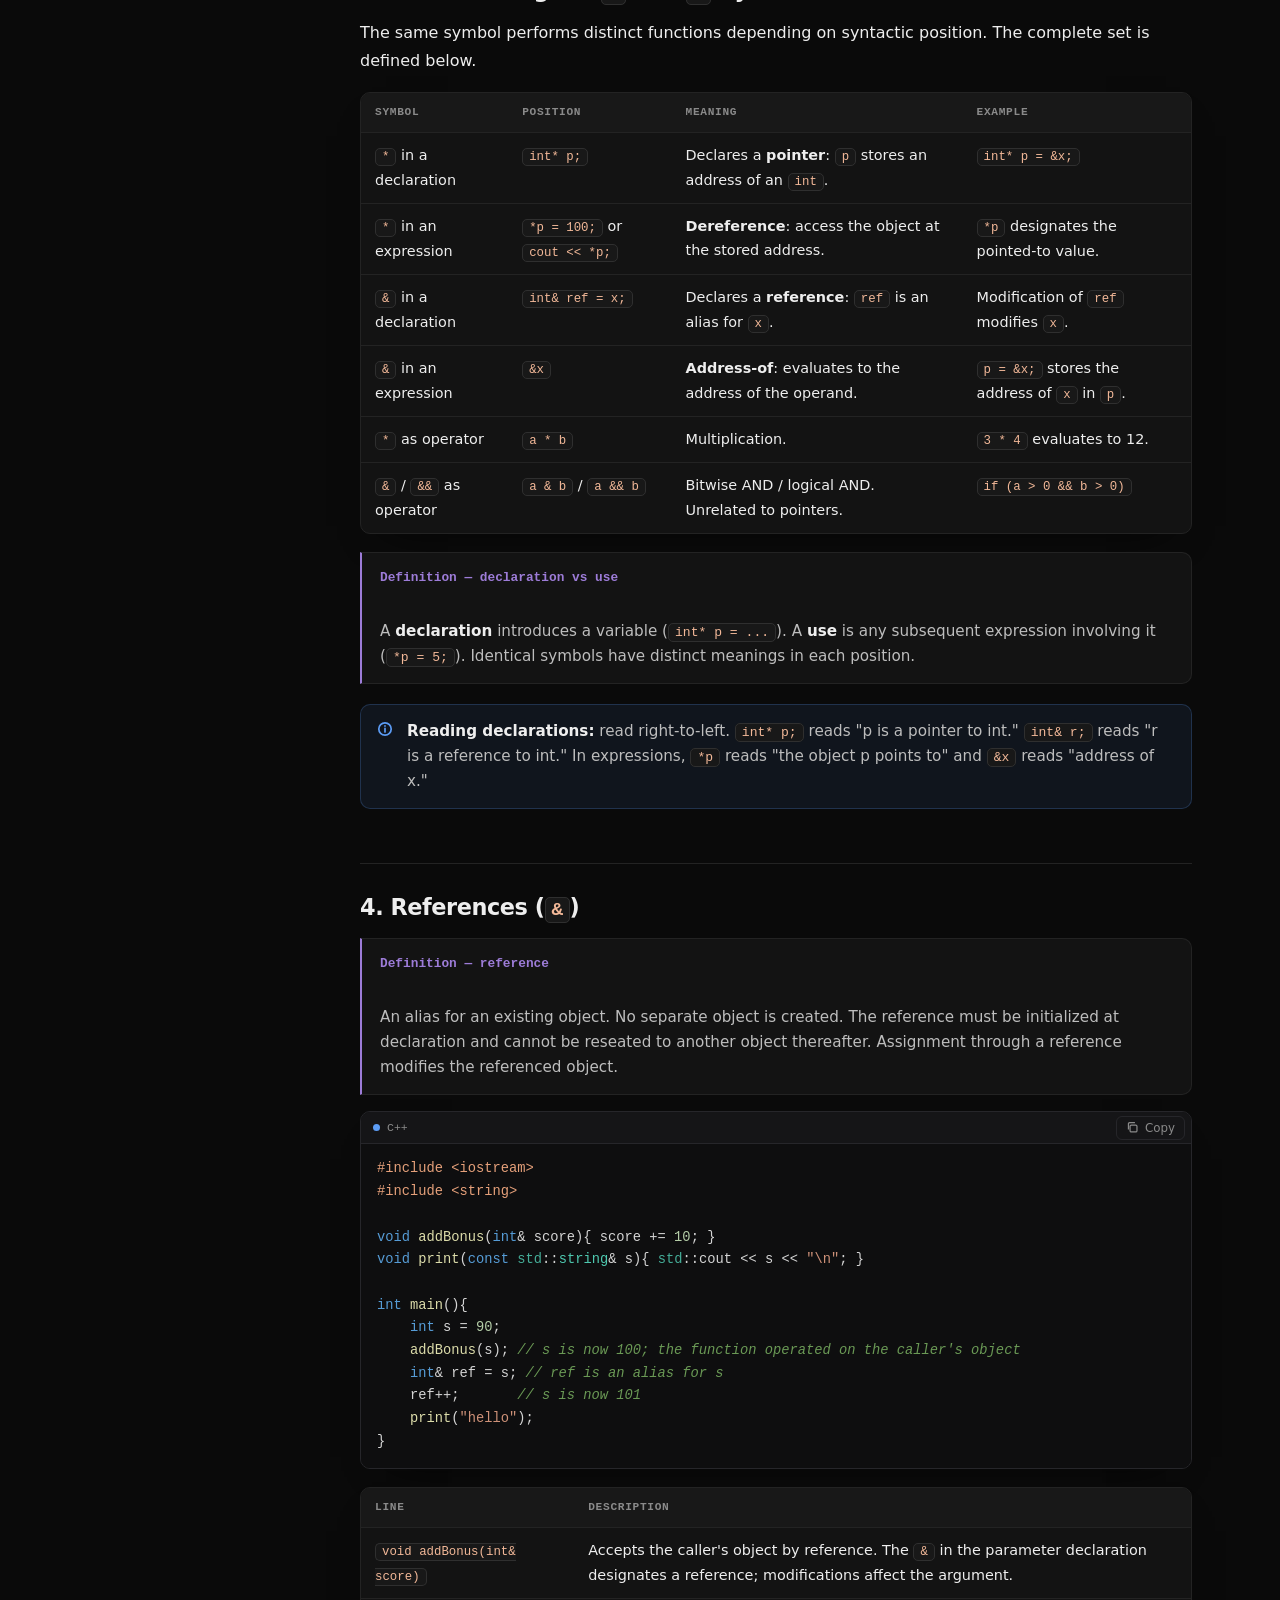
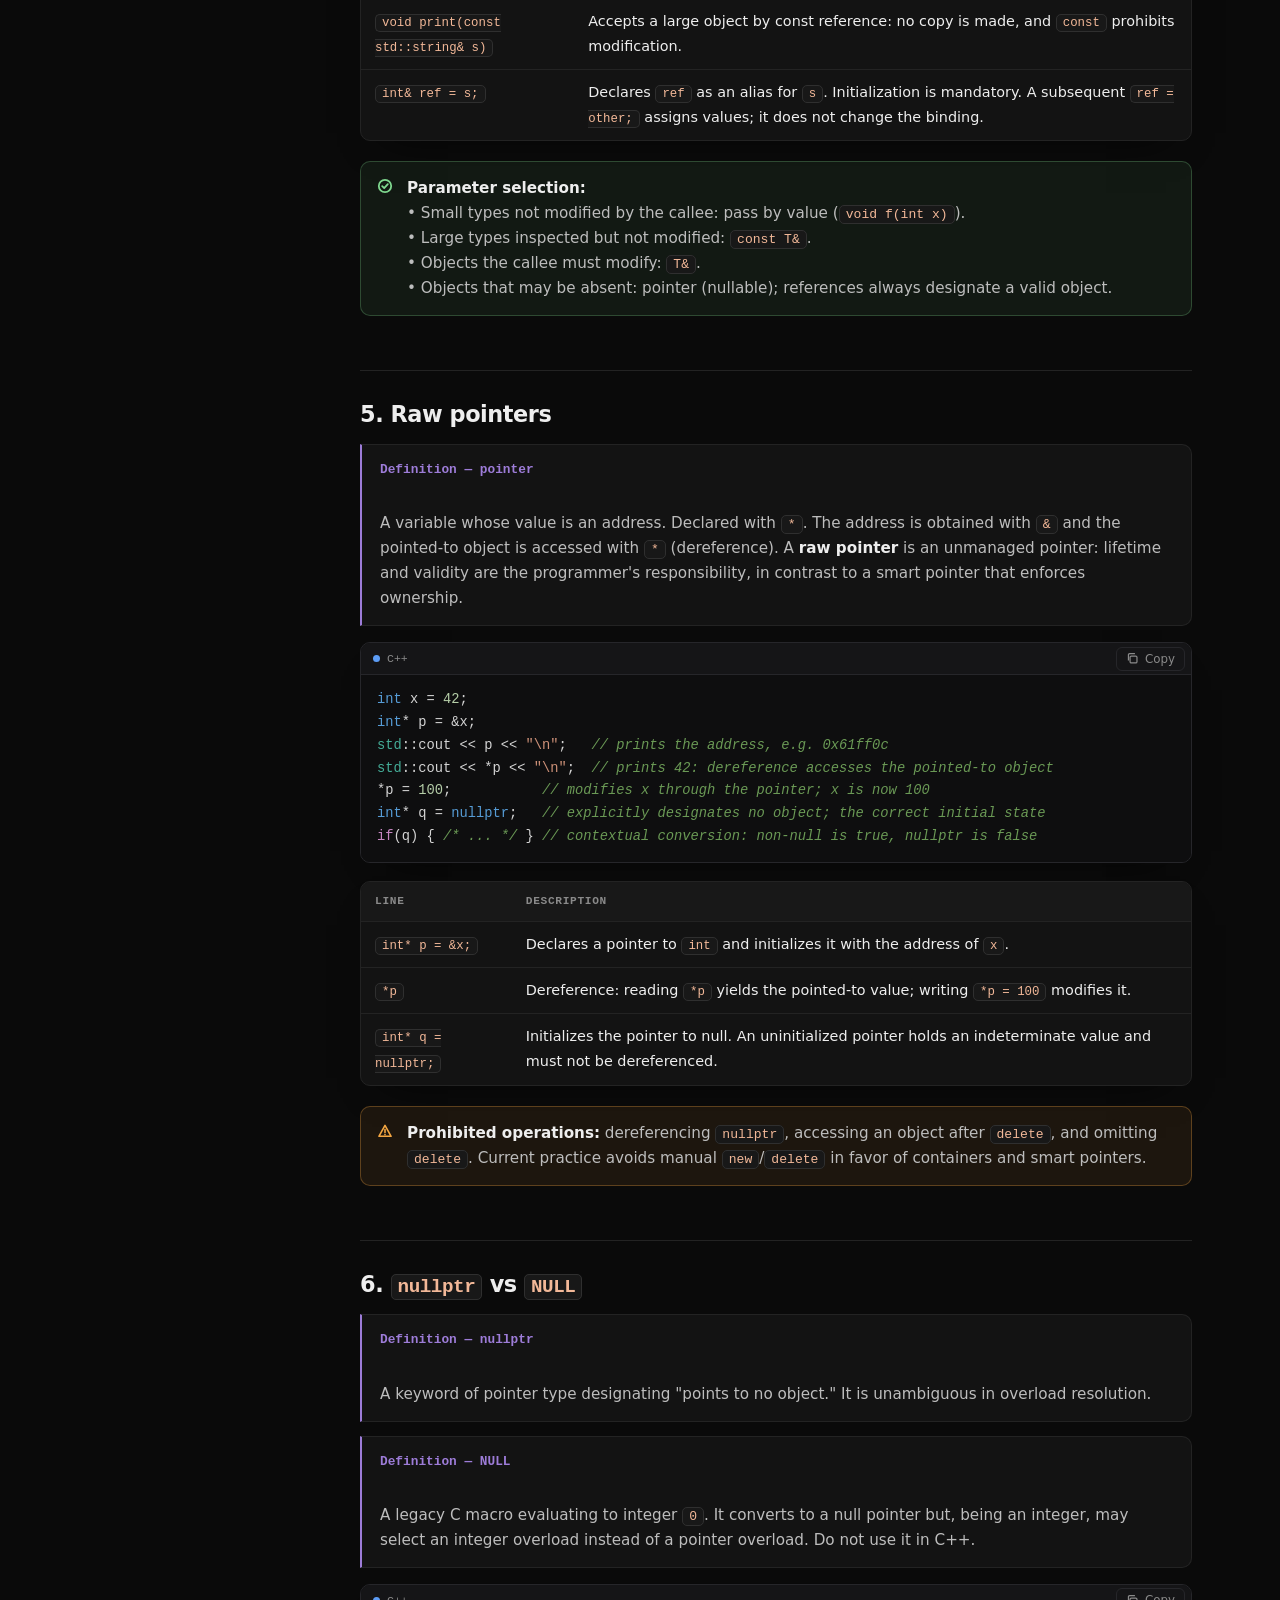
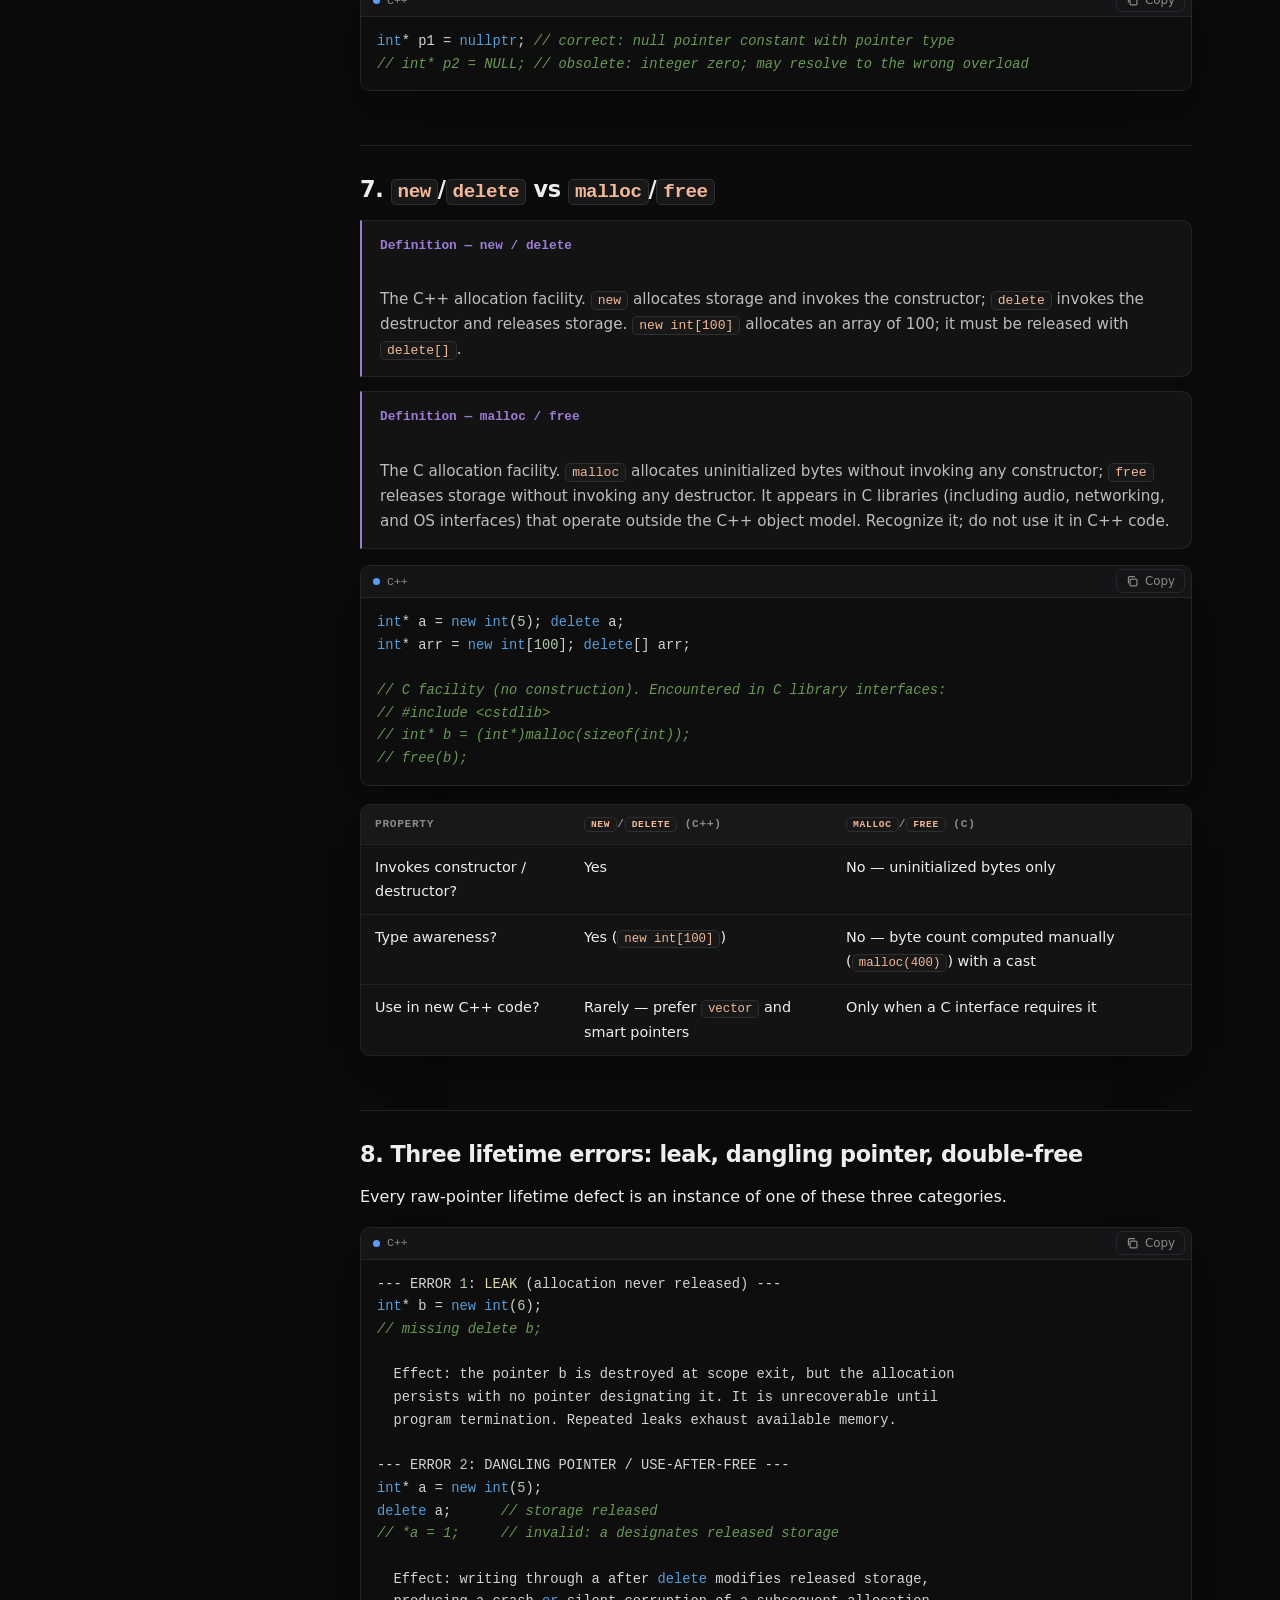
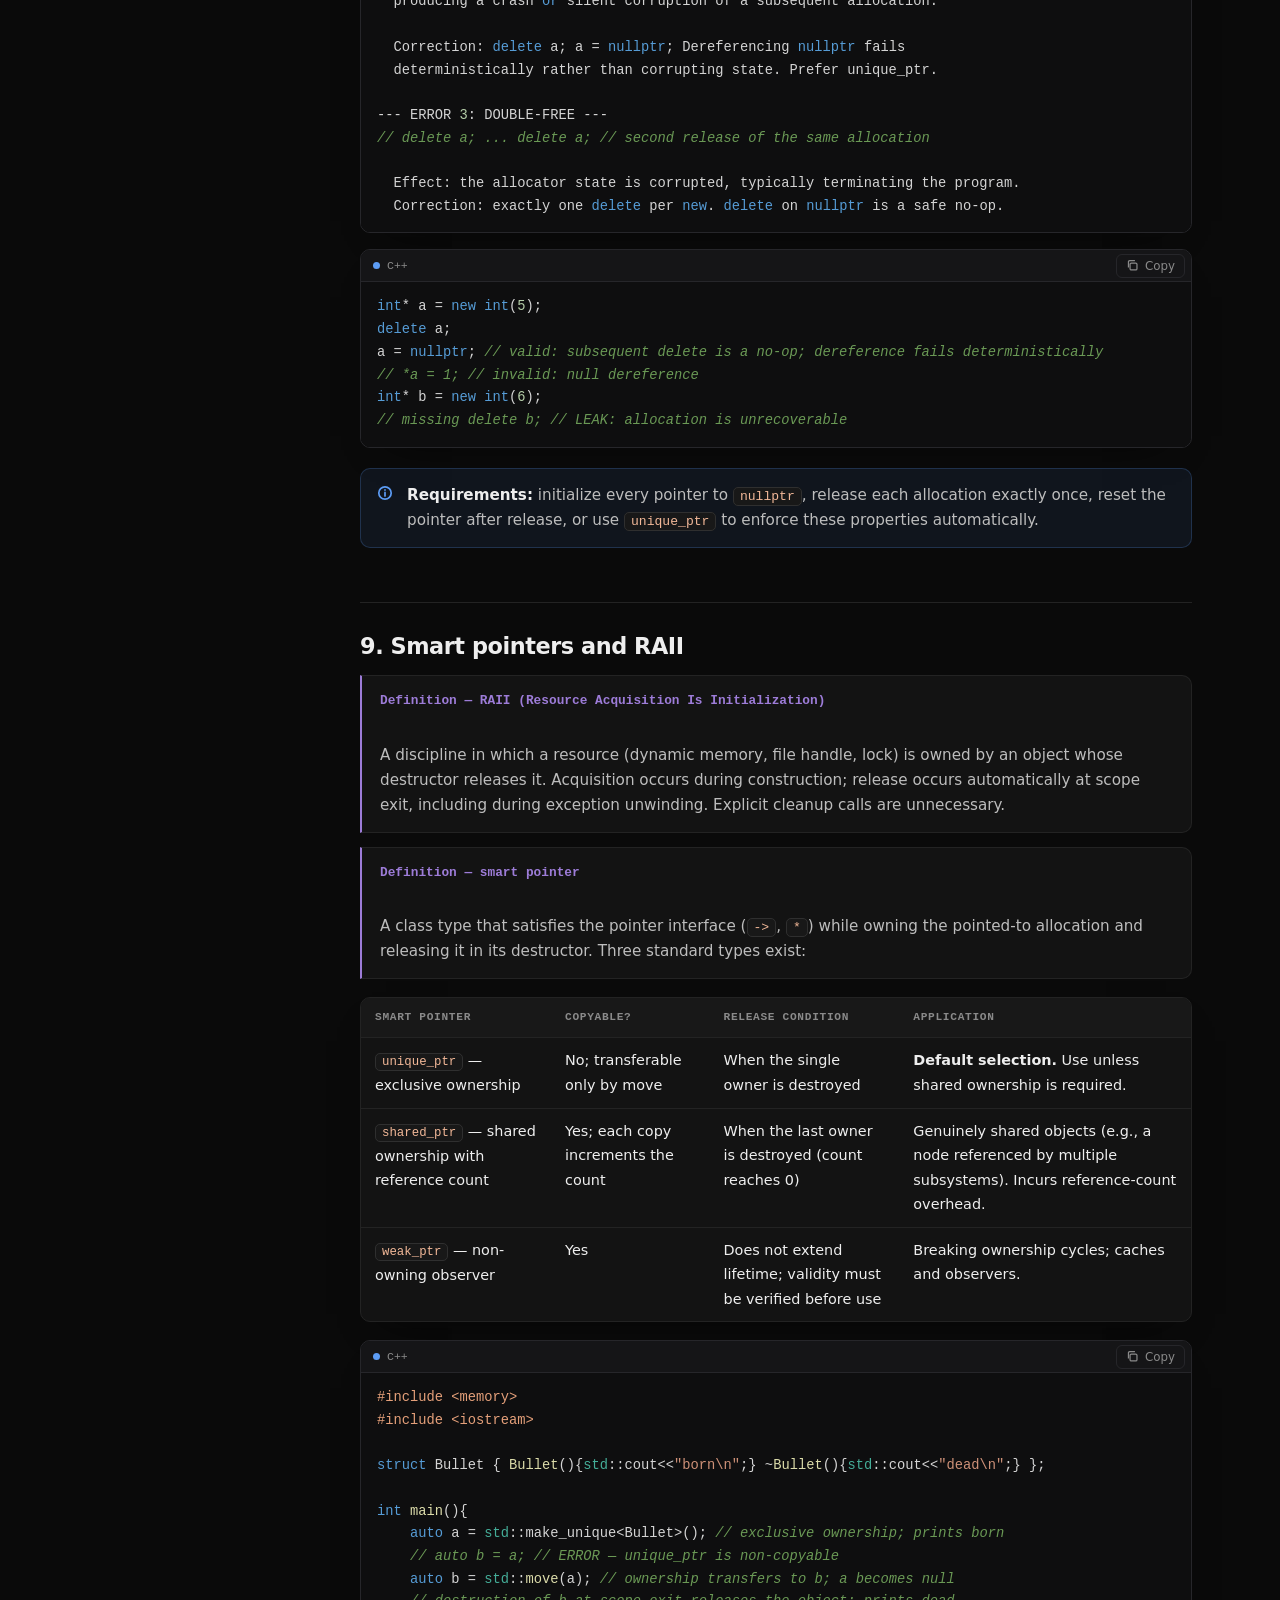
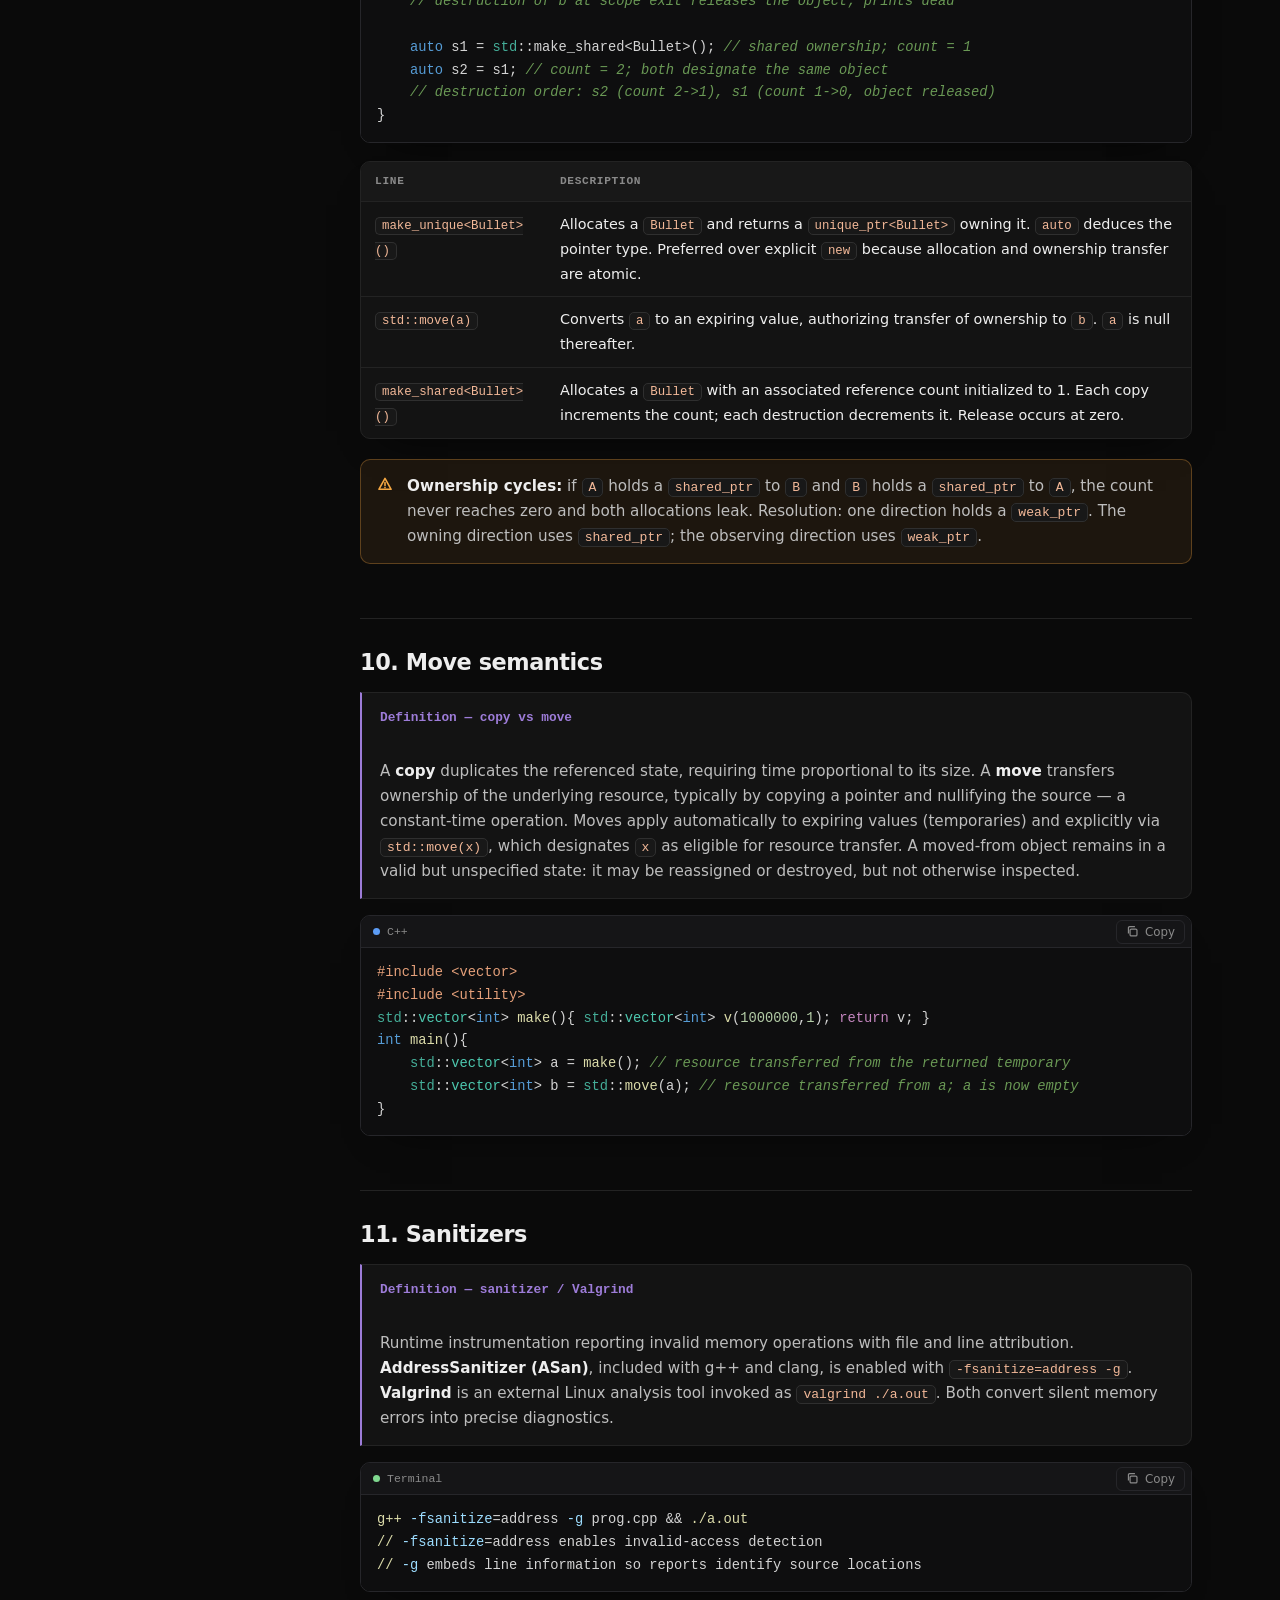
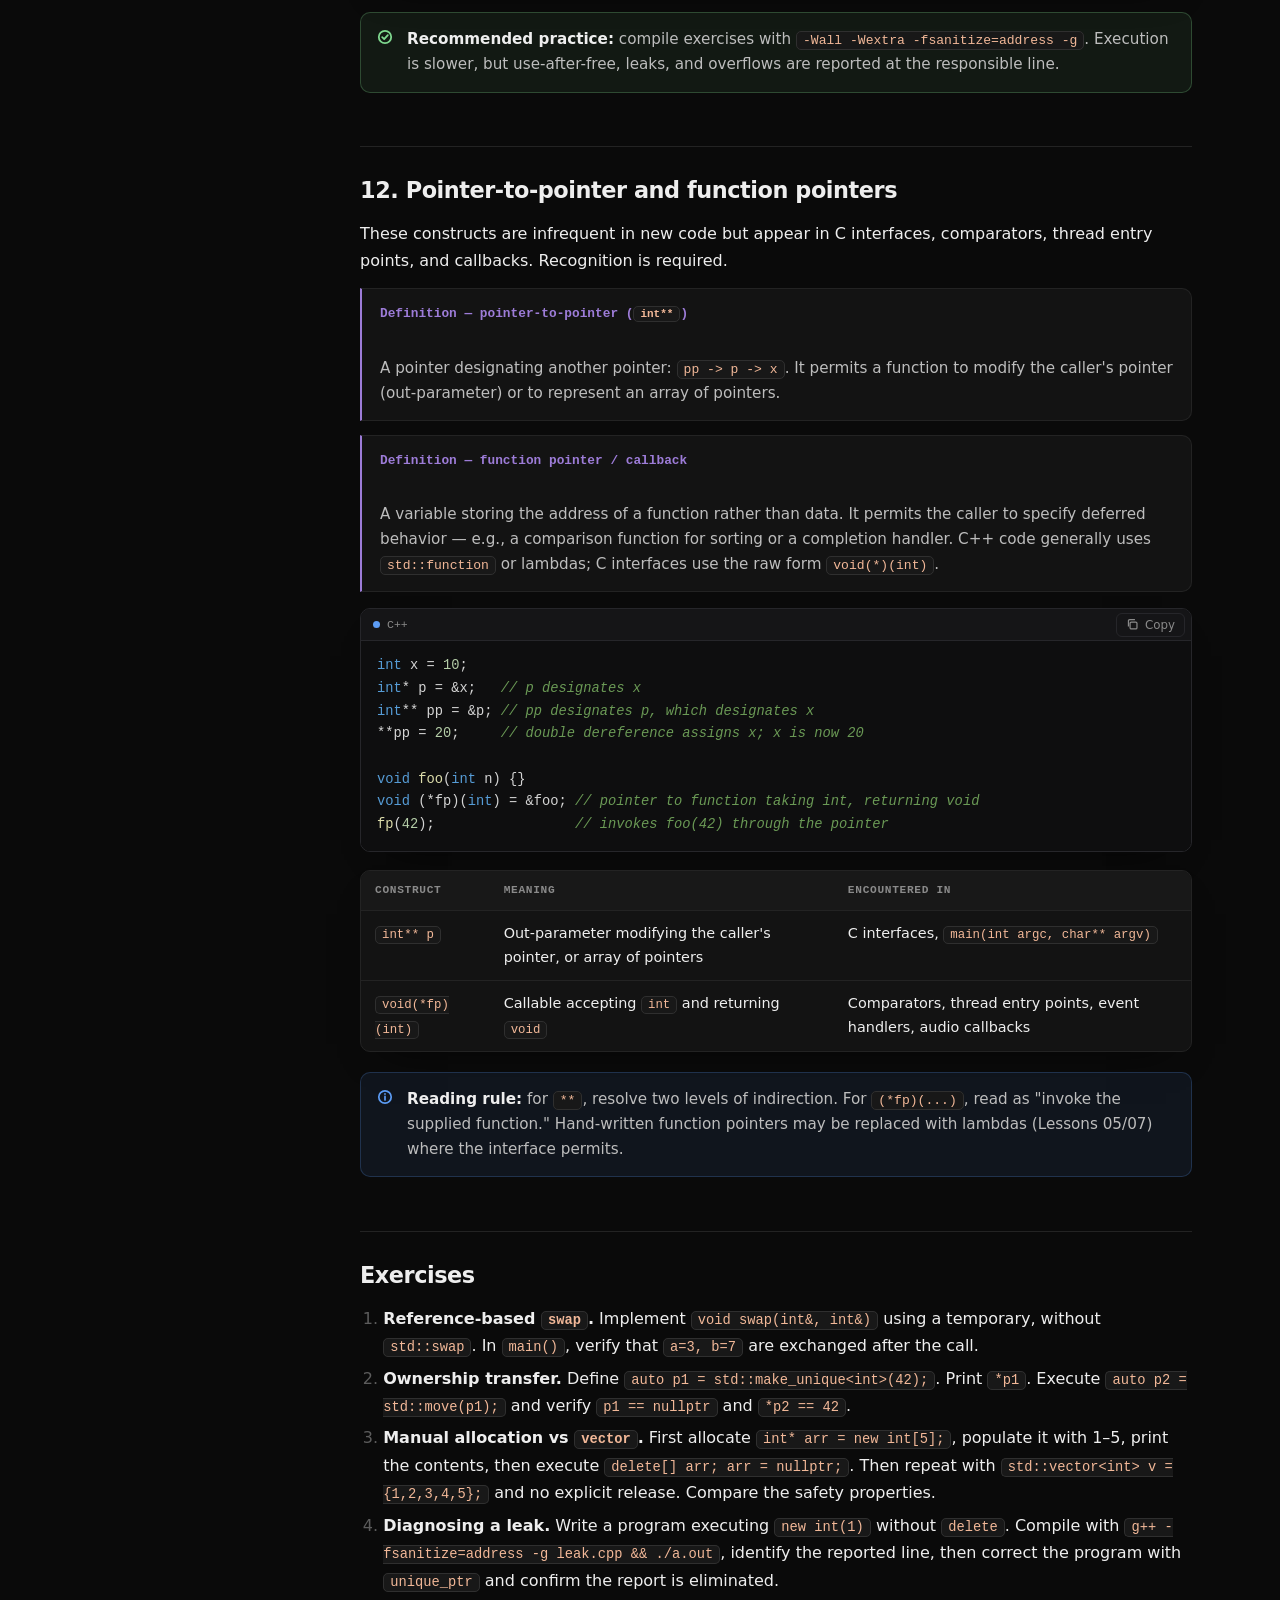
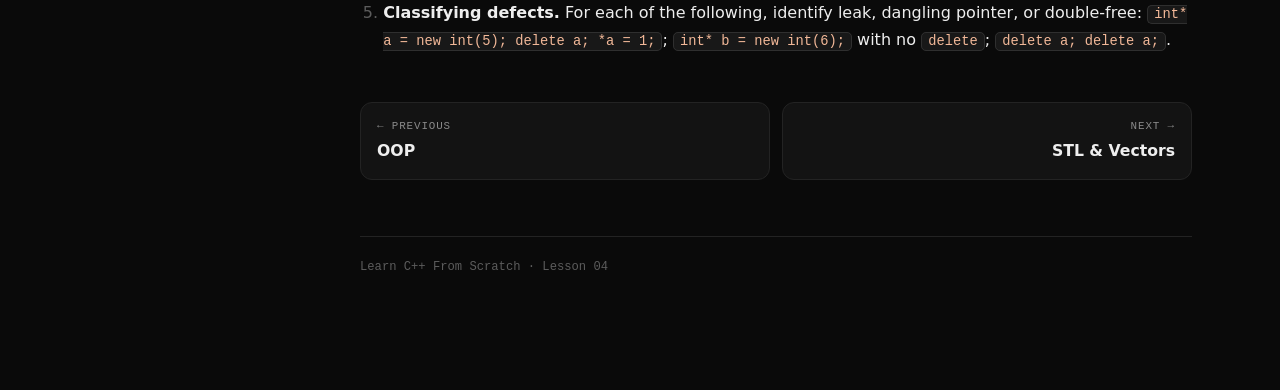
<file: 04-memory.html>
<!doctype html>
<html lang="en"><head><meta charset="utf-8"><meta name="viewport" content="width=device-width,initial-scale=1">
<title>04 · Memory & Pointers — Learn C++</title><link rel="icon" href="favicon.svg" type="image/svg+xml">
<meta name="theme-color" content="#0a0a0a">
<script>try{document.documentElement.setAttribute('data-theme',localStorage.getItem('cpp-theme')==='light'?'light':'dark')}catch(e){}</script>
<link rel="stylesheet" href="style.css"></head>
<body><div class="progress" id="progress" aria-hidden="true"></div>
<header class="topbar">
<button class="menu-btn" type="button" aria-label="Show lessons" aria-expanded="false" aria-controls="sidebar" data-menu-btn><svg viewBox="0 0 16 16" fill="none" stroke="currentColor" stroke-width="1.6" stroke-linecap="round" aria-hidden="true"><path d="M2.5 4.5h11M2.5 8h11M2.5 11.5h11"/></svg></button>
<a class="brand" href="index.html"><span class="brand-mark"><svg viewBox="0 0 24 24" fill="none" stroke="currentColor" stroke-width="2.4" stroke-linecap="round" stroke-linejoin="round" aria-hidden="true"><path d="M5.5 7.5l4.5 4.5-4.5 4.5"/><path d="M12.5 16.5h6"/></svg></span><span class="brand-name">Learn C++</span><span class="brand-sub">from scratch</span></a>
<nav class="navlinks">
<a href="index.html">Home</a>
<a href="01-setup.html">Start Here</a>
<a class="nav-opt" href="05-stl.html">STL</a>
<a class="nav-opt" href="10-projects-shell.html">Projects</a>
<button class="iconbtn" type="button" data-theme-btn aria-label="Switch light and dark theme" title="Switch light and dark theme"><svg class="i-sun" viewBox="0 0 16 16" fill="none" stroke="currentColor" stroke-width="1.5" stroke-linecap="round" aria-hidden="true"><circle cx="8" cy="8" r="3"/><path d="M8 1.6v1.6M8 12.8v1.6M1.6 8h1.6M12.8 8h1.6M3.5 3.5l1.1 1.1M11.4 11.4l1.1 1.1M3.5 12.5l1.1-1.1M11.4 4.6l1.1-1.1"/></svg><svg class="i-moon" viewBox="0 0 16 16" fill="none" stroke="currentColor" stroke-width="1.5" stroke-linejoin="round" aria-hidden="true"><path d="M13.4 9.7A5.6 5.6 0 0 1 6.3 2.6a5.6 5.6 0 1 0 7.1 7.1z"/></svg></button>
</nav>
</header>
<div class="layout"><aside class="sidebar" id="sidebar" aria-label="Lessons">
<div class="side-title">Explorer</div>
<div class="side-root">learn-cpp-from-scratch</div>
<div class="search"><svg viewBox="0 0 16 16" width="14" height="14" fill="none" stroke="currentColor" stroke-width="1.6" stroke-linecap="round" aria-hidden="true"><circle cx="7" cy="7" r="4.6"/><path d="M10.5 10.5L14 14"/></svg><input id="search" type="text" placeholder="Filter lessons" autocomplete="off" spellcheck="false" aria-label="Filter lessons"><kbd>/</kbd></div>
<div class="tree">
<div class="tree-group">
<button class="tree-head" type="button" aria-expanded="true">Phase 0 — Start</button>
<div class="tree-items">
<a class="tree-item" href="index.html"><span class="ti-icon home"></span><span class="ti-num"></span><span class="ti-title">Home &amp; Roadmap</span></a>
<a class="tree-item" href="01-setup.html"><span class="ti-icon"></span><span class="ti-num">01</span><span class="ti-title">Setup, Compiler &amp; Hello World</span></a>
</div>
</div>
<div class="tree-group">
<button class="tree-head" type="button" aria-expanded="true">Phase 1 — Foundations</button>
<div class="tree-items">
<a class="tree-item" href="02-basics.html"><span class="ti-icon"></span><span class="ti-num">02</span><span class="ti-title">Basics: Variables, I/O, Loops, Functions</span></a>
<a class="tree-item" href="03-oop.html"><span class="ti-icon"></span><span class="ti-num">03</span><span class="ti-title">OOP: Classes, Inheritance, Polymorphism</span></a>
<a class="tree-item" href="04-memory.html"><span class="ti-icon"></span><span class="ti-num">04</span><span class="ti-title">Memory, Pointers &amp; Smart Pointers</span></a>
</div>
</div>
<div class="tree-group">
<button class="tree-head" type="button" aria-expanded="true">Phase 2 — Professional C++</button>
<div class="tree-items">
<a class="tree-item" href="05-stl.html"><span class="ti-icon"></span><span class="ti-num">05</span><span class="ti-title">STL, Vectors, Maps &amp; Algorithms</span></a>
<a class="tree-item" href="06-dsa.html"><span class="ti-icon"></span><span class="ti-num">06</span><span class="ti-title">DSA for C++ Devs</span></a>
<a class="tree-item" href="07-advanced.html"><span class="ti-icon"></span><span class="ti-num">07</span><span class="ti-title">Advanced: Templates, Threads, System Calls</span></a>
<a class="tree-item" href="08-networking.html"><span class="ti-icon"></span><span class="ti-num">08</span><span class="ti-title">Network Programming &amp; Sockets</span></a>
</div>
</div>
<div class="tree-group">
<button class="tree-head" type="button" aria-expanded="true">Phase 3 — Build Real Projects</button>
<div class="tree-items">
<a class="tree-item" href="09-projects-terminal.html"><span class="ti-icon"></span><span class="ti-num">09</span><span class="ti-title">Project: Terminal App</span></a>
<a class="tree-item" href="10-projects-shell.html"><span class="ti-icon"></span><span class="ti-num">10</span><span class="ti-title">Project: Build Your Own Shell</span></a>
<a class="tree-item" href="11-projects-audio.html"><span class="ti-icon"></span><span class="ti-num">11</span><span class="ti-title">Project: Audio Player</span></a>
<a class="tree-item" href="12-projects-opengl.html"><span class="ti-icon"></span><span class="ti-num">12</span><span class="ti-title">Project: OpenGL / SFML Game</span></a>
<a class="tree-item" href="13-projects-ai.html"><span class="ti-icon"></span><span class="ti-num">13</span><span class="ti-title">Project: AI Inference Engine</span></a>
</div>
</div>
</div>
</aside><main class="content">
<span class="badge">Lesson 04 · Memory and Pointers</span>
<h1>Memory, pointers, references &amp; smart pointers</h1>
<p>This lesson defines program memory, addresses, the stack and heap, references, raw pointers, dynamic allocation, common lifetime errors, RAII and smart pointers, move semantics, sanitizers, and the pointer constructs encountered in C interfaces. The distinct meanings of <code>*</code> and <code>&amp;</code> are specified precisely on first use.</p>

<div class="toc"><strong>In this lesson:</strong>
<ol>
<li>RAM, bytes, and addresses</li>
<li>Storage duration: stack vs heap vs static storage</li>
<li>The meanings of <code>*</code> and <code>&amp;</code> by context</li>
<li>References (<code>&amp;</code>)</li>
<li>Raw pointers</li>
<li><code>nullptr</code> vs <code>NULL</code></li>
<li><code>new</code>/<code>delete</code> vs <code>malloc</code>/<code>free</code></li>
<li>Three lifetime errors: leak, dangling pointer, double-free</li>
<li>Smart pointers and RAII</li>
<li>Move semantics</li>
<li>Sanitizers</li>
<li>Pointer-to-pointer and function pointers</li>
<li>Exercises</li>
</ol>
</div>

<h2>1. RAM, bytes, and addresses</h2>
<div class="explain"><strong>Definition — RAM (Random Access Memory)</strong><br>Volatile working storage holding the code and data of executing programs. Contents are discarded when power is removed. Each location is identified by a numeric address.</div>
<div class="explain"><strong>Definition — byte</strong><br>The smallest addressable unit of memory, consisting of 8 bits. An <code>int</code> typically occupies 4 consecutive bytes; a <code>double</code> typically occupies 8.</div>
<div class="explain"><strong>Definition — address</strong><br>The numeric location of an object in memory, conventionally written in hexadecimal (prefix <code>0x</code>), e.g., <code>0x61ff0c</code>. The address of <code>x</code> is the location at which its storage begins.</div>
<pre><code>Addresses:   0x61ff08      0x61ff0c      0x61ff10
             +--------+    +--------+    +--------+
             |  ????  |    |   42   |    |  ????  |
             +--------+    +--------+    +--------+
                                ^
                                |
                     int x = 42 is stored here
                     address of x = 0x61ff0c</code></pre>
<p>A variable designates typed storage; its value is the data held at that storage; its address is where that storage is located. A pointer stores a memory address.</p>

<h2>2. Storage duration: stack vs heap vs static storage</h2>
<div class="explain"><strong>Definition — stack</strong><br>Memory for objects with automatic storage duration, principally local variables. The stack stores automatic variables. Storage is created on entry to the enclosing block and released automatically at the closing <code>}</code>. Capacity is limited (typically on the order of 8 MB) and allocation is highly efficient.</div>
<div class="explain"><strong>Definition — heap</strong><br>Memory for objects with dynamic storage duration allocated with <code>new</code>. The heap stores dynamic allocations. Lifetime is explicitly controlled: an allocation persists until released with <code>delete</code>. Capacity is large but manual management is required.</div>
<div class="explain"><strong>Definition — static storage (data segment)</strong><br>Memory for objects with static storage duration: global variables and <code>static</code> variables. Such objects are created before <code>main()</code> begins and destroyed after it returns, retaining their values for the full execution.</div>
<pre><code>STACK (automatic, small, fast)          HEAP (dynamic, large)
- local variables                       - allocated with new
- released at end of scope              - persists until delete is called
- int x = 5;                            - int* p = new int(5); delete p;

STATIC STORAGE (full program lifetime)
- int globalScore = 0; // namespace scope
- static int calls = 0; // retains value across calls</code></pre>
<pre><code>#include &lt;iostream&gt;

int globalScore = 0; // static storage: constructed before main(), destroyed after

void f(){
    int x = 10; // automatic: created here, destroyed at closing }
    int* p = new int(20); // dynamic: allocation persists until delete
    std::cout &lt;&lt; *p &lt;&lt; "\n"; // dereference p; prints 20
    delete p; // release is mandatory; omission produces a leak
    p = nullptr; // reset to null to prevent accidental use after release
}
int main(){ f(); }</code></pre>
<table><tr><th>Storage</th><th>Capacity and performance</th><th>Released by</th><th>Used for</th></tr>
<tr><td>Stack</td><td>Small (approx. 8 MB), high performance</td><td>Automatically at scope exit</td><td>Local variables, small arrays</td></tr>
<tr><td>Heap</td><td>Large, moderately lower performance</td><td>Explicit <code>delete</code>, or a managing smart pointer</td><td>Large objects, objects that must outlive the creating function</td></tr>
<tr><td>Static storage</td><td>Small</td><td>Automatically at program termination</td><td>Global variables, <code>static</code> state, configuration</td></tr></table>

<h2>3. The meanings of <code>*</code> and <code>&amp;</code> by context</h2>
<p>The same symbol performs distinct functions depending on syntactic position. The complete set is defined below.</p>
<table><tr><th>Symbol</th><th>Position</th><th>Meaning</th><th>Example</th></tr>
<tr><td><code>*</code> in a declaration</td><td><code>int* p;</code></td><td>Declares a <strong>pointer</strong>: <code>p</code> stores an address of an <code>int</code>.</td><td><code>int* p = &amp;x;</code></td></tr>
<tr><td><code>*</code> in an expression</td><td><code>*p = 100;</code> or <code>cout &lt;&lt; *p;</code></td><td><strong>Dereference</strong>: access the object at the stored address.</td><td><code>*p</code> designates the pointed-to value.</td></tr>
<tr><td><code>&amp;</code> in a declaration</td><td><code>int&amp; ref = x;</code></td><td>Declares a <strong>reference</strong>: <code>ref</code> is an alias for <code>x</code>.</td><td>Modification of <code>ref</code> modifies <code>x</code>.</td></tr>
<tr><td><code>&amp;</code> in an expression</td><td><code>&amp;x</code></td><td><strong>Address-of</strong>: evaluates to the address of the operand.</td><td><code>p = &amp;x;</code> stores the address of <code>x</code> in <code>p</code>.</td></tr>
<tr><td><code>*</code> as operator</td><td><code>a * b</code></td><td>Multiplication.</td><td><code>3 * 4</code> evaluates to 12.</td></tr>
<tr><td><code>&amp;</code> / <code>&amp;&amp;</code> as operator</td><td><code>a &amp; b</code> / <code>a &amp;&amp; b</code></td><td>Bitwise AND / logical AND. Unrelated to pointers.</td><td><code>if (a &gt; 0 &amp;&amp; b &gt; 0)</code></td></tr></table>
<div class="explain"><strong>Definition — declaration vs use</strong><br>A <strong>declaration</strong> introduces a variable (<code>int* p = ...</code>). A <strong>use</strong> is any subsequent expression involving it (<code>*p = 5;</code>). Identical symbols have distinct meanings in each position.</div>
<div class="callout"><strong>Reading declarations:</strong> read right-to-left. <code>int* p;</code> reads "p is a pointer to int." <code>int&amp; r;</code> reads "r is a reference to int." In expressions, <code>*p</code> reads "the object p points to" and <code>&amp;x</code> reads "address of x."</div>

<h2>4. References (<code>&amp;</code>)</h2>
<div class="explain"><strong>Definition — reference</strong><br>An alias for an existing object. No separate object is created. The reference must be initialized at declaration and cannot be reseated to another object thereafter. Assignment through a reference modifies the referenced object.</div>
<pre><code>#include &lt;iostream&gt;
#include &lt;string&gt;

void addBonus(int&amp; score){ score += 10; }
void print(const std::string&amp; s){ std::cout &lt;&lt; s &lt;&lt; "\n"; }

int main(){
    int s = 90;
    addBonus(s); // s is now 100; the function operated on the caller's object
    int&amp; ref = s; // ref is an alias for s
    ref++;       // s is now 101
    print("hello");
}</code></pre>
<table><tr><th>Line</th><th>Description</th></tr>
<tr><td><code>void addBonus(int&amp; score)</code></td><td>Accepts the caller's object by reference. The <code>&amp;</code> in the parameter declaration designates a reference; modifications affect the argument.</td></tr>
<tr><td><code>void print(const std::string&amp; s)</code></td><td>Accepts a large object by const reference: no copy is made, and <code>const</code> prohibits modification.</td></tr>
<tr><td><code>int&amp; ref = s;</code></td><td>Declares <code>ref</code> as an alias for <code>s</code>. Initialization is mandatory. A subsequent <code>ref = other;</code> assigns values; it does not change the binding.</td></tr></table>
<div class="callout ok"><strong>Parameter selection:</strong><br>• Small types not modified by the callee: pass by value (<code>void f(int x)</code>).<br>• Large types inspected but not modified: <code>const T&amp;</code>.<br>• Objects the callee must modify: <code>T&amp;</code>.<br>• Objects that may be absent: pointer (nullable); references always designate a valid object.</div>

<h2>5. Raw pointers</h2>
<div class="explain"><strong>Definition — pointer</strong><br>A variable whose value is an address. Declared with <code>*</code>. The address is obtained with <code>&amp;</code> and the pointed-to object is accessed with <code>*</code> (dereference). A <strong>raw pointer</strong> is an unmanaged pointer: lifetime and validity are the programmer's responsibility, in contrast to a smart pointer that enforces ownership.</div>
<pre><code>int x = 42;
int* p = &amp;x;
std::cout &lt;&lt; p &lt;&lt; "\n";   // prints the address, e.g. 0x61ff0c
std::cout &lt;&lt; *p &lt;&lt; "\n";  // prints 42: dereference accesses the pointed-to object
*p = 100;           // modifies x through the pointer; x is now 100
int* q = nullptr;   // explicitly designates no object; the correct initial state
if(q) { /* ... */ } // contextual conversion: non-null is true, nullptr is false</code></pre>
<table><tr><th>Line</th><th>Description</th></tr>
<tr><td><code>int* p = &amp;x;</code></td><td>Declares a pointer to <code>int</code> and initializes it with the address of <code>x</code>.</td></tr>
<tr><td><code>*p</code></td><td>Dereference: reading <code>*p</code> yields the pointed-to value; writing <code>*p = 100</code> modifies it.</td></tr>
<tr><td><code>int* q = nullptr;</code></td><td>Initializes the pointer to null. An uninitialized pointer holds an indeterminate value and must not be dereferenced.</td></tr></table>
<div class="callout warn"><strong>Prohibited operations:</strong> dereferencing <code>nullptr</code>, accessing an object after <code>delete</code>, and omitting <code>delete</code>. Current practice avoids manual <code>new</code>/<code>delete</code> in favor of containers and smart pointers.</div>

<h2>6. <code>nullptr</code> vs <code>NULL</code></h2>
<div class="explain"><strong>Definition — nullptr</strong><br>A keyword of pointer type designating "points to no object." It is unambiguous in overload resolution.</div>
<div class="explain"><strong>Definition — NULL</strong><br>A legacy C macro evaluating to integer <code>0</code>. It converts to a null pointer but, being an integer, may select an integer overload instead of a pointer overload. Do not use it in C++.</div>
<pre><code>int* p1 = nullptr; // correct: null pointer constant with pointer type
// int* p2 = NULL; // obsolete: integer zero; may resolve to the wrong overload</code></pre>

<h2>7. <code>new</code>/<code>delete</code> vs <code>malloc</code>/<code>free</code></h2>
<div class="explain"><strong>Definition — new / delete</strong><br>The C++ allocation facility. <code>new</code> allocates storage and invokes the constructor; <code>delete</code> invokes the destructor and releases storage. <code>new int[100]</code> allocates an array of 100; it must be released with <code>delete[]</code>.</div>
<div class="explain"><strong>Definition — malloc / free</strong><br>The C allocation facility. <code>malloc</code> allocates uninitialized bytes without invoking any constructor; <code>free</code> releases storage without invoking any destructor. It appears in C libraries (including audio, networking, and OS interfaces) that operate outside the C++ object model. Recognize it; do not use it in C++ code.</div>
<pre><code>int* a = new int(5); delete a;
int* arr = new int[100]; delete[] arr;

// C facility (no construction). Encountered in C library interfaces:
// #include &lt;cstdlib&gt;
// int* b = (int*)malloc(sizeof(int));
// free(b);</code></pre>
<table><tr><th>Property</th><th><code>new</code>/<code>delete</code> (C++)</th><th><code>malloc</code>/<code>free</code> (C)</th></tr>
<tr><td>Invokes constructor / destructor?</td><td>Yes</td><td>No — uninitialized bytes only</td></tr>
<tr><td>Type awareness?</td><td>Yes (<code>new int[100]</code>)</td><td>No — byte count computed manually (<code>malloc(400)</code>) with a cast</td></tr>
<tr><td>Use in new C++ code?</td><td>Rarely — prefer <code>vector</code> and smart pointers</td><td>Only when a C interface requires it</td></tr></table>

<h2>8. Three lifetime errors: leak, dangling pointer, double-free</h2>
<p>Every raw-pointer lifetime defect is an instance of one of these three categories.</p>
<pre><code>--- ERROR 1: LEAK (allocation never released) ---
int* b = new int(6);
// missing delete b;

  Effect: the pointer b is destroyed at scope exit, but the allocation
  persists with no pointer designating it. It is unrecoverable until
  program termination. Repeated leaks exhaust available memory.

--- ERROR 2: DANGLING POINTER / USE-AFTER-FREE ---
int* a = new int(5);
delete a;      // storage released
// *a = 1;     // invalid: a designates released storage

  Effect: writing through a after delete modifies released storage,
  producing a crash or silent corruption of a subsequent allocation.

  Correction: delete a; a = nullptr; Dereferencing nullptr fails
  deterministically rather than corrupting state. Prefer unique_ptr.

--- ERROR 3: DOUBLE-FREE ---
// delete a; ... delete a; // second release of the same allocation

  Effect: the allocator state is corrupted, typically terminating the program.
  Correction: exactly one delete per new. delete on nullptr is a safe no-op.</code></pre>
<pre><code>int* a = new int(5);
delete a;
a = nullptr; // valid: subsequent delete is a no-op; dereference fails deterministically
// *a = 1; // invalid: null dereference
int* b = new int(6);
// missing delete b; // LEAK: allocation is unrecoverable</code></pre>
<div class="callout"><strong>Requirements:</strong> initialize every pointer to <code>nullptr</code>, release each allocation exactly once, reset the pointer after release, or use <code>unique_ptr</code> to enforce these properties automatically.</div>

<h2>9. Smart pointers and RAII</h2>
<div class="explain"><strong>Definition — RAII (Resource Acquisition Is Initialization)</strong><br>A discipline in which a resource (dynamic memory, file handle, lock) is owned by an object whose destructor releases it. Acquisition occurs during construction; release occurs automatically at scope exit, including during exception unwinding. Explicit cleanup calls are unnecessary.</div>
<div class="explain"><strong>Definition — smart pointer</strong><br>A class type that satisfies the pointer interface (<code>-&gt;</code>, <code>*</code>) while owning the pointed-to allocation and releasing it in its destructor. Three standard types exist:</div>
<table><tr><th>Smart pointer</th><th>Copyable?</th><th>Release condition</th><th>Application</th></tr>
<tr><td><code>unique_ptr</code> — exclusive ownership</td><td>No; transferable only by move</td><td>When the single owner is destroyed</td><td><strong>Default selection.</strong> Use unless shared ownership is required.</td></tr>
<tr><td><code>shared_ptr</code> — shared ownership with reference count</td><td>Yes; each copy increments the count</td><td>When the last owner is destroyed (count reaches 0)</td><td>Genuinely shared objects (e.g., a node referenced by multiple subsystems). Incurs reference-count overhead.</td></tr>
<tr><td><code>weak_ptr</code> — non-owning observer</td><td>Yes</td><td>Does not extend lifetime; validity must be verified before use</td><td>Breaking ownership cycles; caches and observers.</td></tr></table>
<pre><code>#include &lt;memory&gt;
#include &lt;iostream&gt;

struct Bullet { Bullet(){std::cout&lt;&lt;"born\n";} ~Bullet(){std::cout&lt;&lt;"dead\n";} };

int main(){
    auto a = std::make_unique&lt;Bullet&gt;(); // exclusive ownership; prints born
    // auto b = a; // ERROR — unique_ptr is non-copyable
    auto b = std::move(a); // ownership transfers to b; a becomes null
    // destruction of b at scope exit releases the object; prints dead

    auto s1 = std::make_shared&lt;Bullet&gt;(); // shared ownership; count = 1
    auto s2 = s1; // count = 2; both designate the same object
    // destruction order: s2 (count 2-&gt;1), s1 (count 1-&gt;0, object released)
}</code></pre>
<table><tr><th>Line</th><th>Description</th></tr>
<tr><td><code>make_unique&lt;Bullet&gt;()</code></td><td>Allocates a <code>Bullet</code> and returns a <code>unique_ptr&lt;Bullet&gt;</code> owning it. <code>auto</code> deduces the pointer type. Preferred over explicit <code>new</code> because allocation and ownership transfer are atomic.</td></tr>
<tr><td><code>std::move(a)</code></td><td>Converts <code>a</code> to an expiring value, authorizing transfer of ownership to <code>b</code>. <code>a</code> is null thereafter.</td></tr>
<tr><td><code>make_shared&lt;Bullet&gt;()</code></td><td>Allocates a <code>Bullet</code> with an associated reference count initialized to 1. Each copy increments the count; each destruction decrements it. Release occurs at zero.</td></tr></table>
<div class="callout warn"><strong>Ownership cycles:</strong> if <code>A</code> holds a <code>shared_ptr</code> to <code>B</code> and <code>B</code> holds a <code>shared_ptr</code> to <code>A</code>, the count never reaches zero and both allocations leak. Resolution: one direction holds a <code>weak_ptr</code>. The owning direction uses <code>shared_ptr</code>; the observing direction uses <code>weak_ptr</code>.</div>

<h2>10. Move semantics</h2>
<div class="explain"><strong>Definition — copy vs move</strong><br>A <strong>copy</strong> duplicates the referenced state, requiring time proportional to its size. A <strong>move</strong> transfers ownership of the underlying resource, typically by copying a pointer and nullifying the source — a constant-time operation. Moves apply automatically to expiring values (temporaries) and explicitly via <code>std::move(x)</code>, which designates <code>x</code> as eligible for resource transfer. A moved-from object remains in a valid but unspecified state: it may be reassigned or destroyed, but not otherwise inspected.</div>
<pre><code>#include &lt;vector&gt;
#include &lt;utility&gt;
std::vector&lt;int&gt; make(){ std::vector&lt;int&gt; v(1000000,1); return v; }
int main(){
    std::vector&lt;int&gt; a = make(); // resource transferred from the returned temporary
    std::vector&lt;int&gt; b = std::move(a); // resource transferred from a; a is now empty
}</code></pre>

<h2>11. Sanitizers</h2>
<div class="explain"><strong>Definition — sanitizer / Valgrind</strong><br>Runtime instrumentation reporting invalid memory operations with file and line attribution. <strong>AddressSanitizer (ASan)</strong>, included with g++ and clang, is enabled with <code>-fsanitize=address -g</code>. <strong>Valgrind</strong> is an external Linux analysis tool invoked as <code>valgrind ./a.out</code>. Both convert silent memory errors into precise diagnostics.</div>
<pre><code>g++ -fsanitize=address -g prog.cpp &amp;&amp; ./a.out
// -fsanitize=address enables invalid-access detection
// -g embeds line information so reports identify source locations</code></pre>
<div class="callout ok"><strong>Recommended practice:</strong> compile exercises with <code>-Wall -Wextra -fsanitize=address -g</code>. Execution is slower, but use-after-free, leaks, and overflows are reported at the responsible line.</div>

<h2>12. Pointer-to-pointer and function pointers</h2>
<p>These constructs are infrequent in new code but appear in C interfaces, comparators, thread entry points, and callbacks. Recognition is required.</p>
<div class="explain"><strong>Definition — pointer-to-pointer (<code>int**</code>)</strong><br>A pointer designating another pointer: <code>pp -&gt; p -&gt; x</code>. It permits a function to modify the caller's pointer (out-parameter) or to represent an array of pointers.</div>
<div class="explain"><strong>Definition — function pointer / callback</strong><br>A variable storing the address of a function rather than data. It permits the caller to specify deferred behavior — e.g., a comparison function for sorting or a completion handler. C++ code generally uses <code>std::function</code> or lambdas; C interfaces use the raw form <code>void(*)(int)</code>.</div>
<pre><code>int x = 10;
int* p = &amp;x;   // p designates x
int** pp = &amp;p; // pp designates p, which designates x
**pp = 20;     // double dereference assigns x; x is now 20

void foo(int n) {}
void (*fp)(int) = &amp;foo; // pointer to function taking int, returning void
fp(42);                 // invokes foo(42) through the pointer</code></pre>
<table><tr><th>Construct</th><th>Meaning</th><th>Encountered in</th></tr>
<tr><td><code>int** p</code></td><td>Out-parameter modifying the caller's pointer, or array of pointers</td><td>C interfaces, <code>main(int argc, char** argv)</code></td></tr>
<tr><td><code>void(*fp)(int)</code></td><td>Callable accepting <code>int</code> and returning <code>void</code></td><td>Comparators, thread entry points, event handlers, audio callbacks</td></tr></table>
<div class="callout"><strong>Reading rule:</strong> for <code>**</code>, resolve two levels of indirection. For <code>(*fp)(...)</code>, read as "invoke the supplied function." Hand-written function pointers may be replaced with lambdas (Lessons 05/07) where the interface permits.</div>

<h2>Exercises</h2>
<ol>
<li><strong>Reference-based <code>swap</code>.</strong> Implement <code>void swap(int&amp;, int&amp;)</code> using a temporary, without <code>std::swap</code>. In <code>main()</code>, verify that <code>a=3, b=7</code> are exchanged after the call.</li>
<li><strong>Ownership transfer.</strong> Define <code>auto p1 = std::make_unique&lt;int&gt;(42);</code>. Print <code>*p1</code>. Execute <code>auto p2 = std::move(p1);</code> and verify <code>p1 == nullptr</code> and <code>*p2 == 42</code>.</li>
<li><strong>Manual allocation vs <code>vector</code>.</strong> First allocate <code>int* arr = new int[5];</code>, populate it with 1–5, print the contents, then execute <code>delete[] arr; arr = nullptr;</code>. Then repeat with <code>std::vector&lt;int&gt; v = {1,2,3,4,5};</code> and no explicit release. Compare the safety properties.</li>
<li><strong>Diagnosing a leak.</strong> Write a program executing <code>new int(1)</code> without <code>delete</code>. Compile with <code>g++ -fsanitize=address -g leak.cpp &amp;&amp; ./a.out</code>, identify the reported line, then correct the program with <code>unique_ptr</code> and confirm the report is eliminated.</li>
<li><strong>Classifying defects.</strong> For each of the following, identify leak, dangling pointer, or double-free: <code>int* a = new int(5); delete a; *a = 1;</code>; <code>int* b = new int(6);</code> with no <code>delete</code>; <code>delete a; delete a;</code>.</li>
</ol>

<div class="pager"><a class="btn ghost" href="03-oop.html">← OOP</a><a class="btn" href="05-stl.html">Next: STL & Vectors →</a></div>
<footer>Learn C++ From Scratch · Lesson 04</footer>
</main></div><script src="script.js"></script></body></html>
</file>
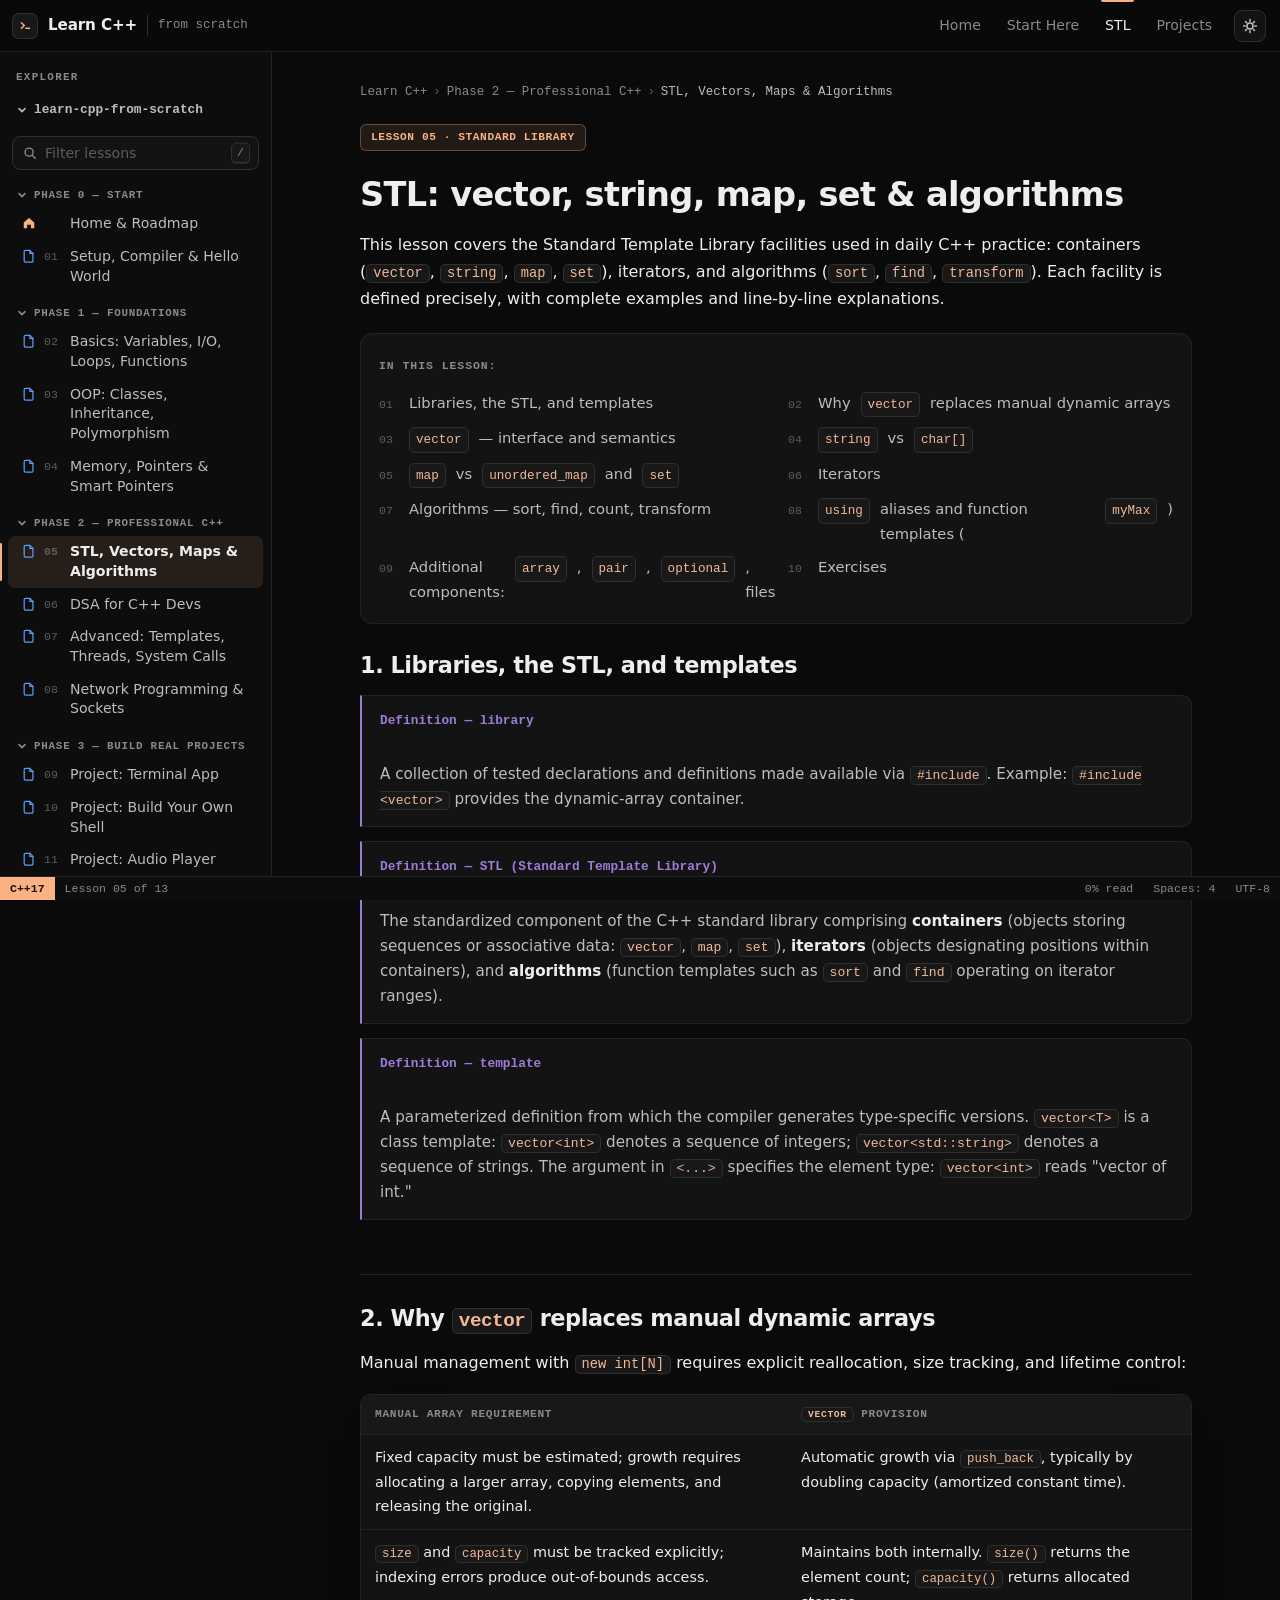
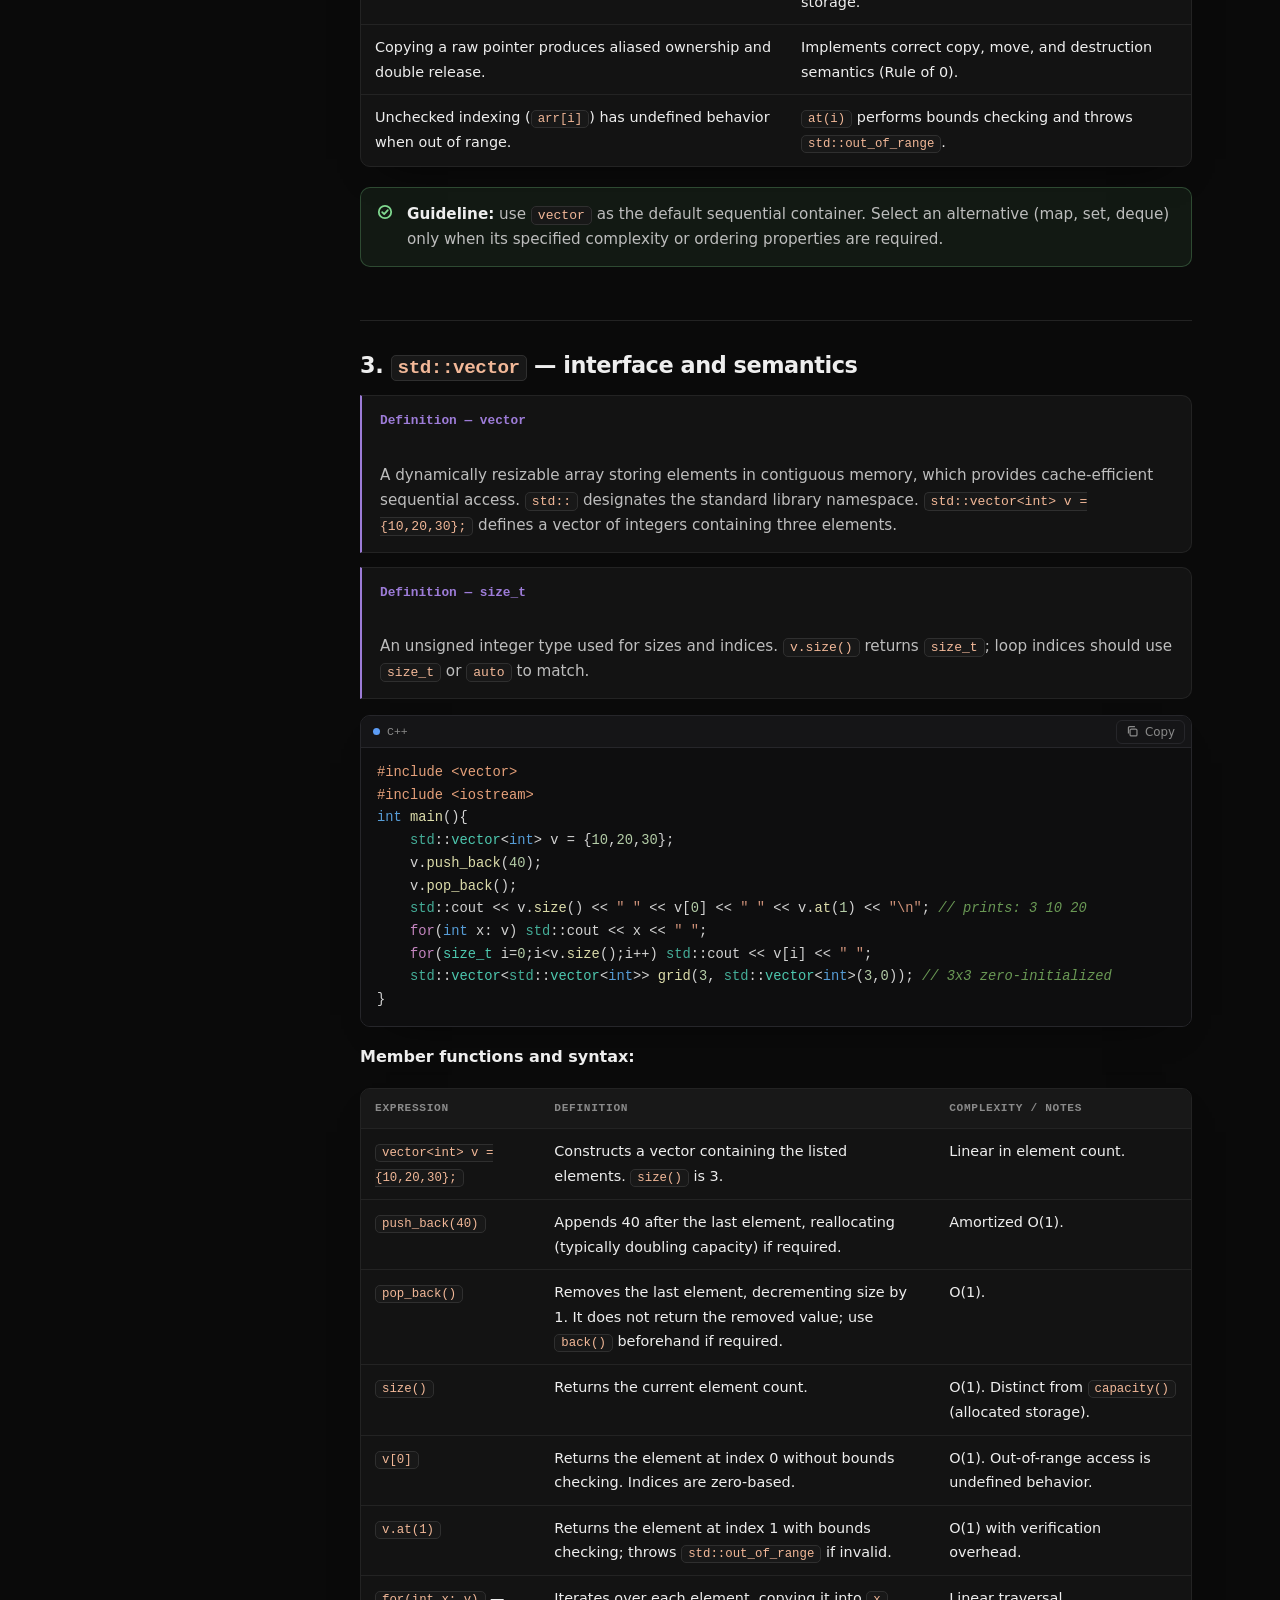
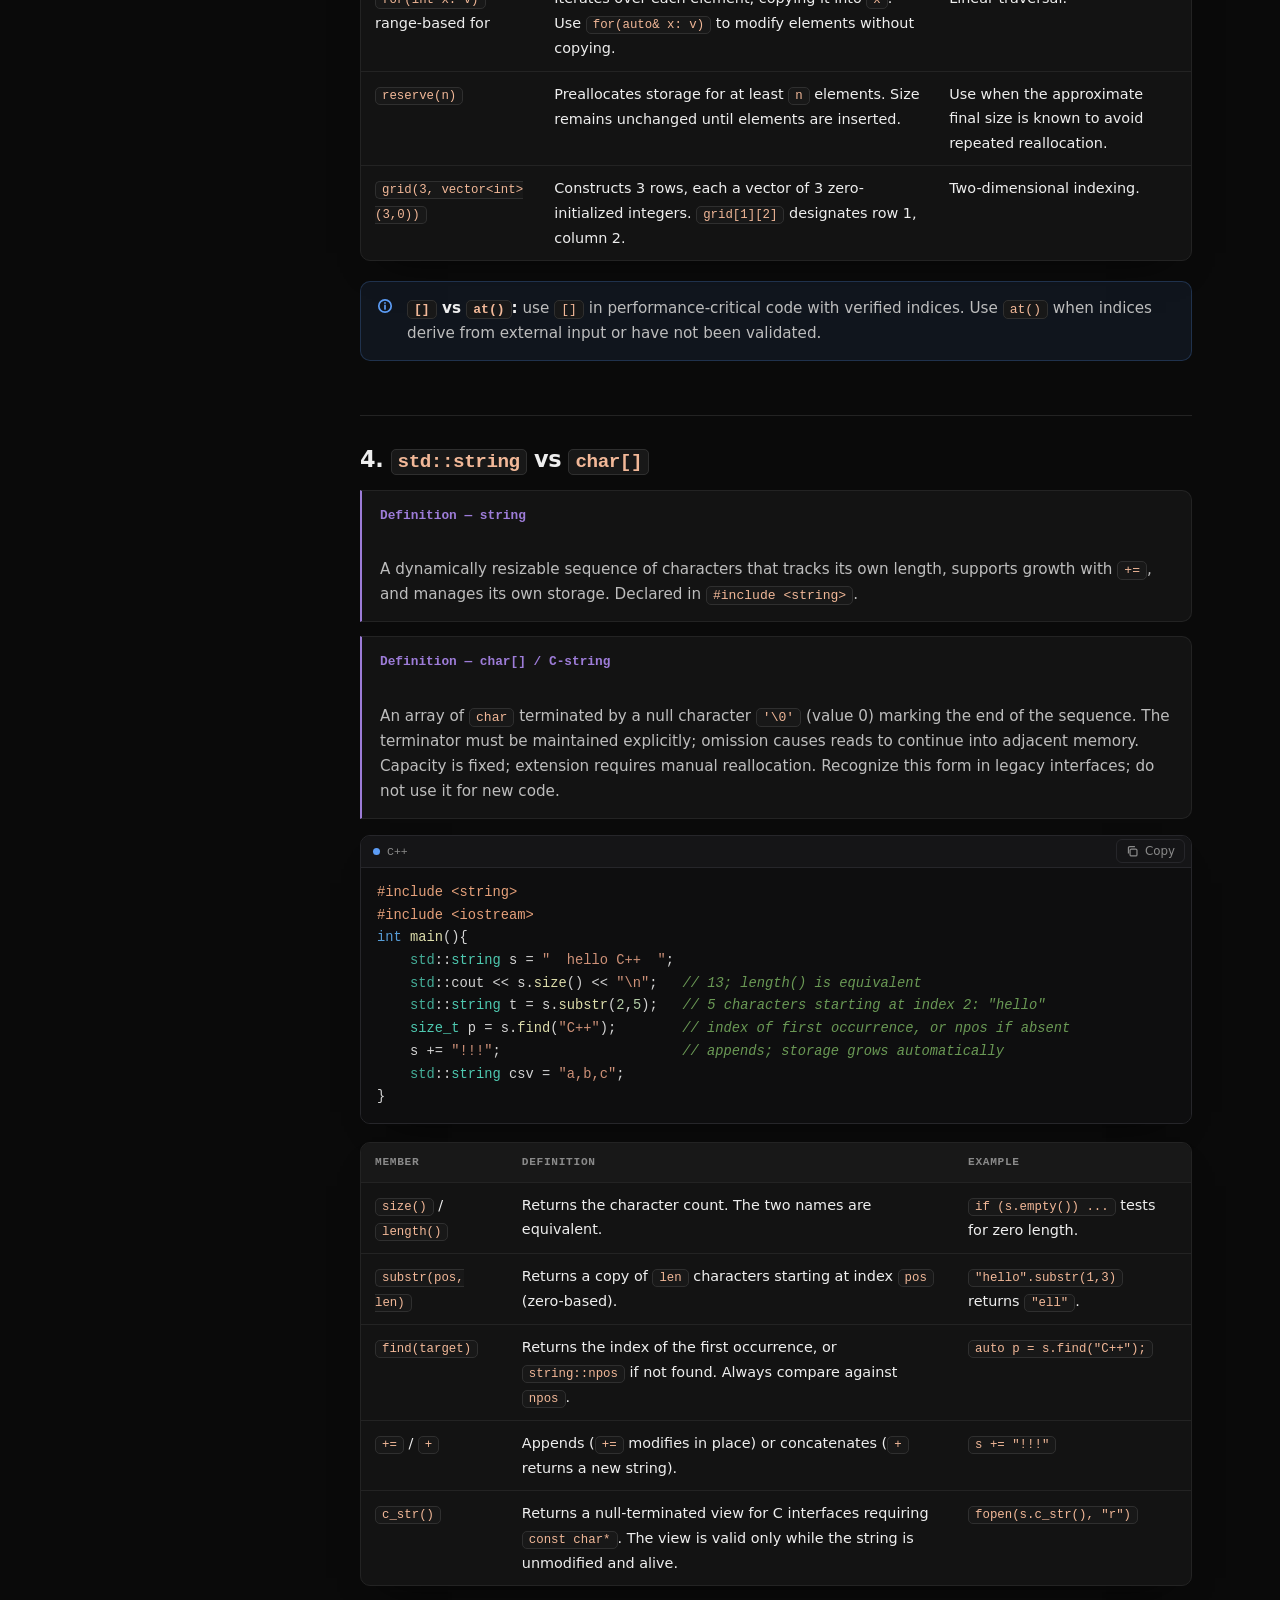
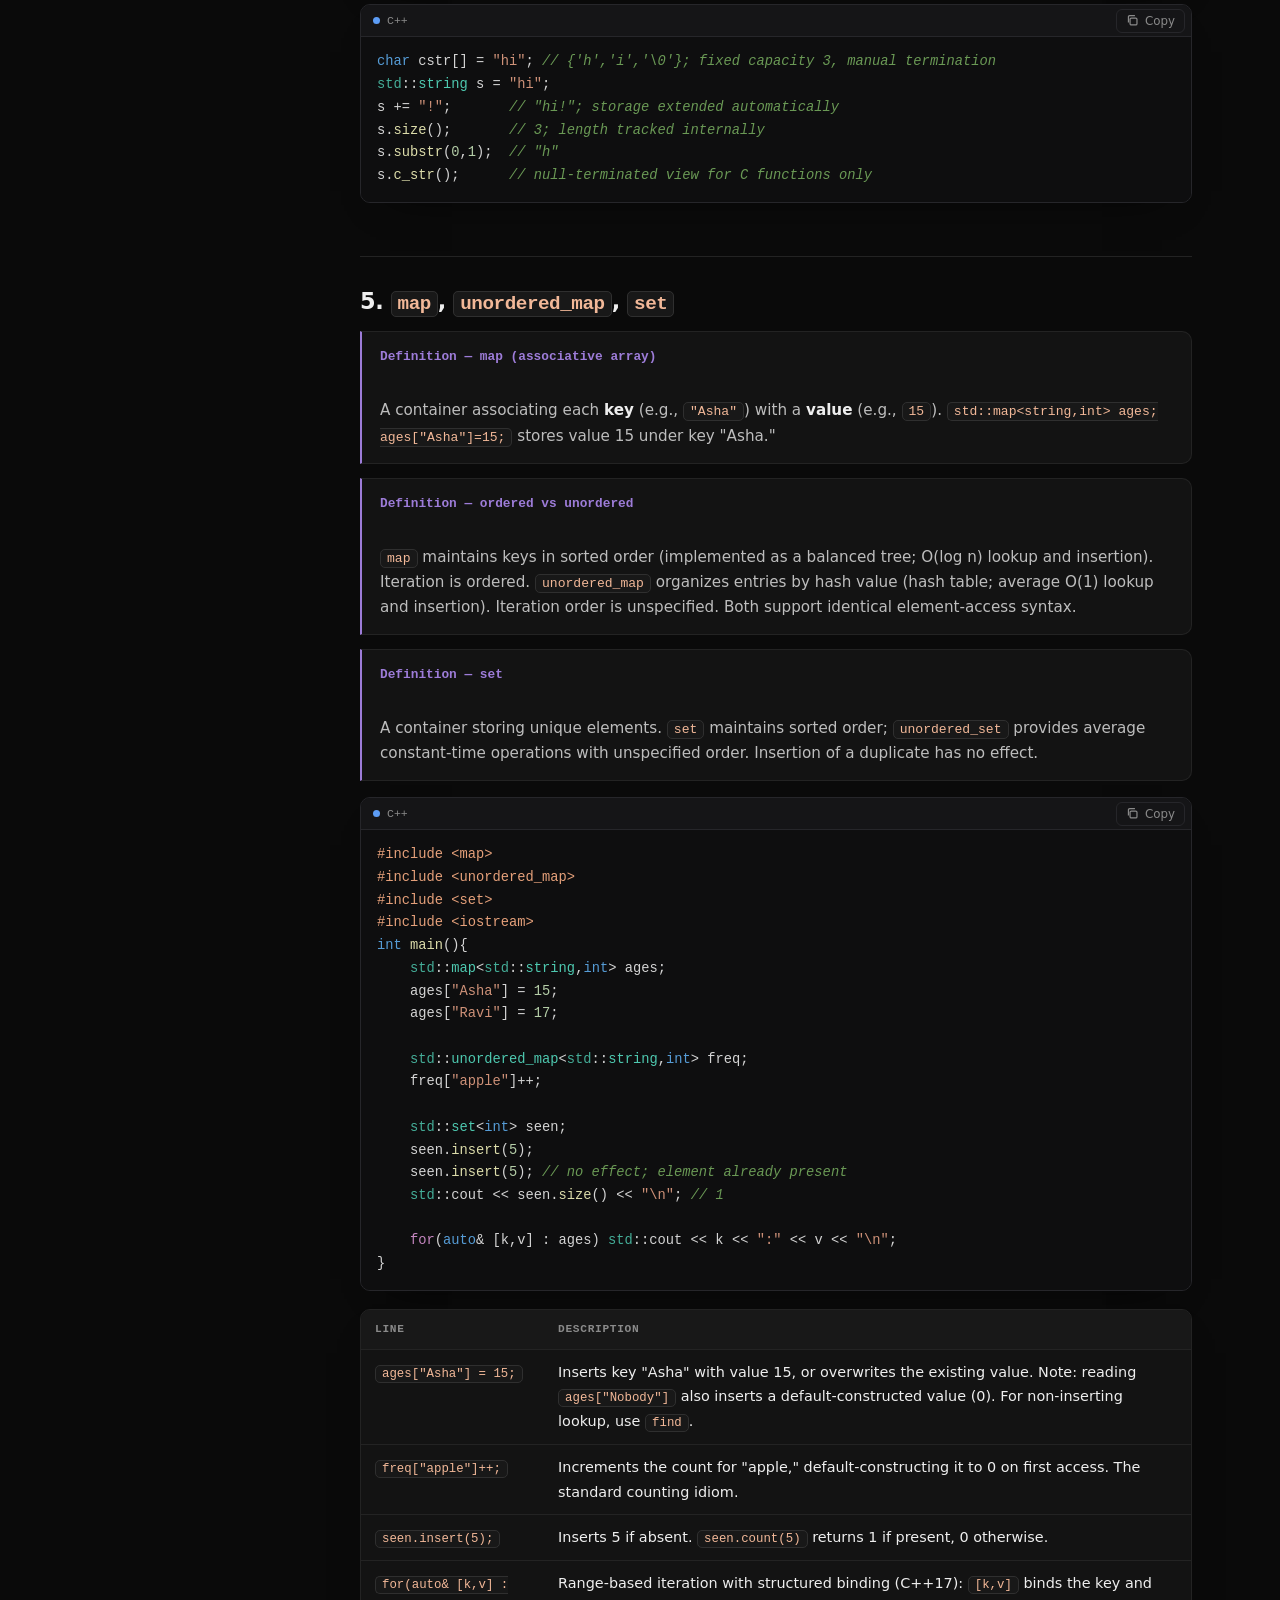
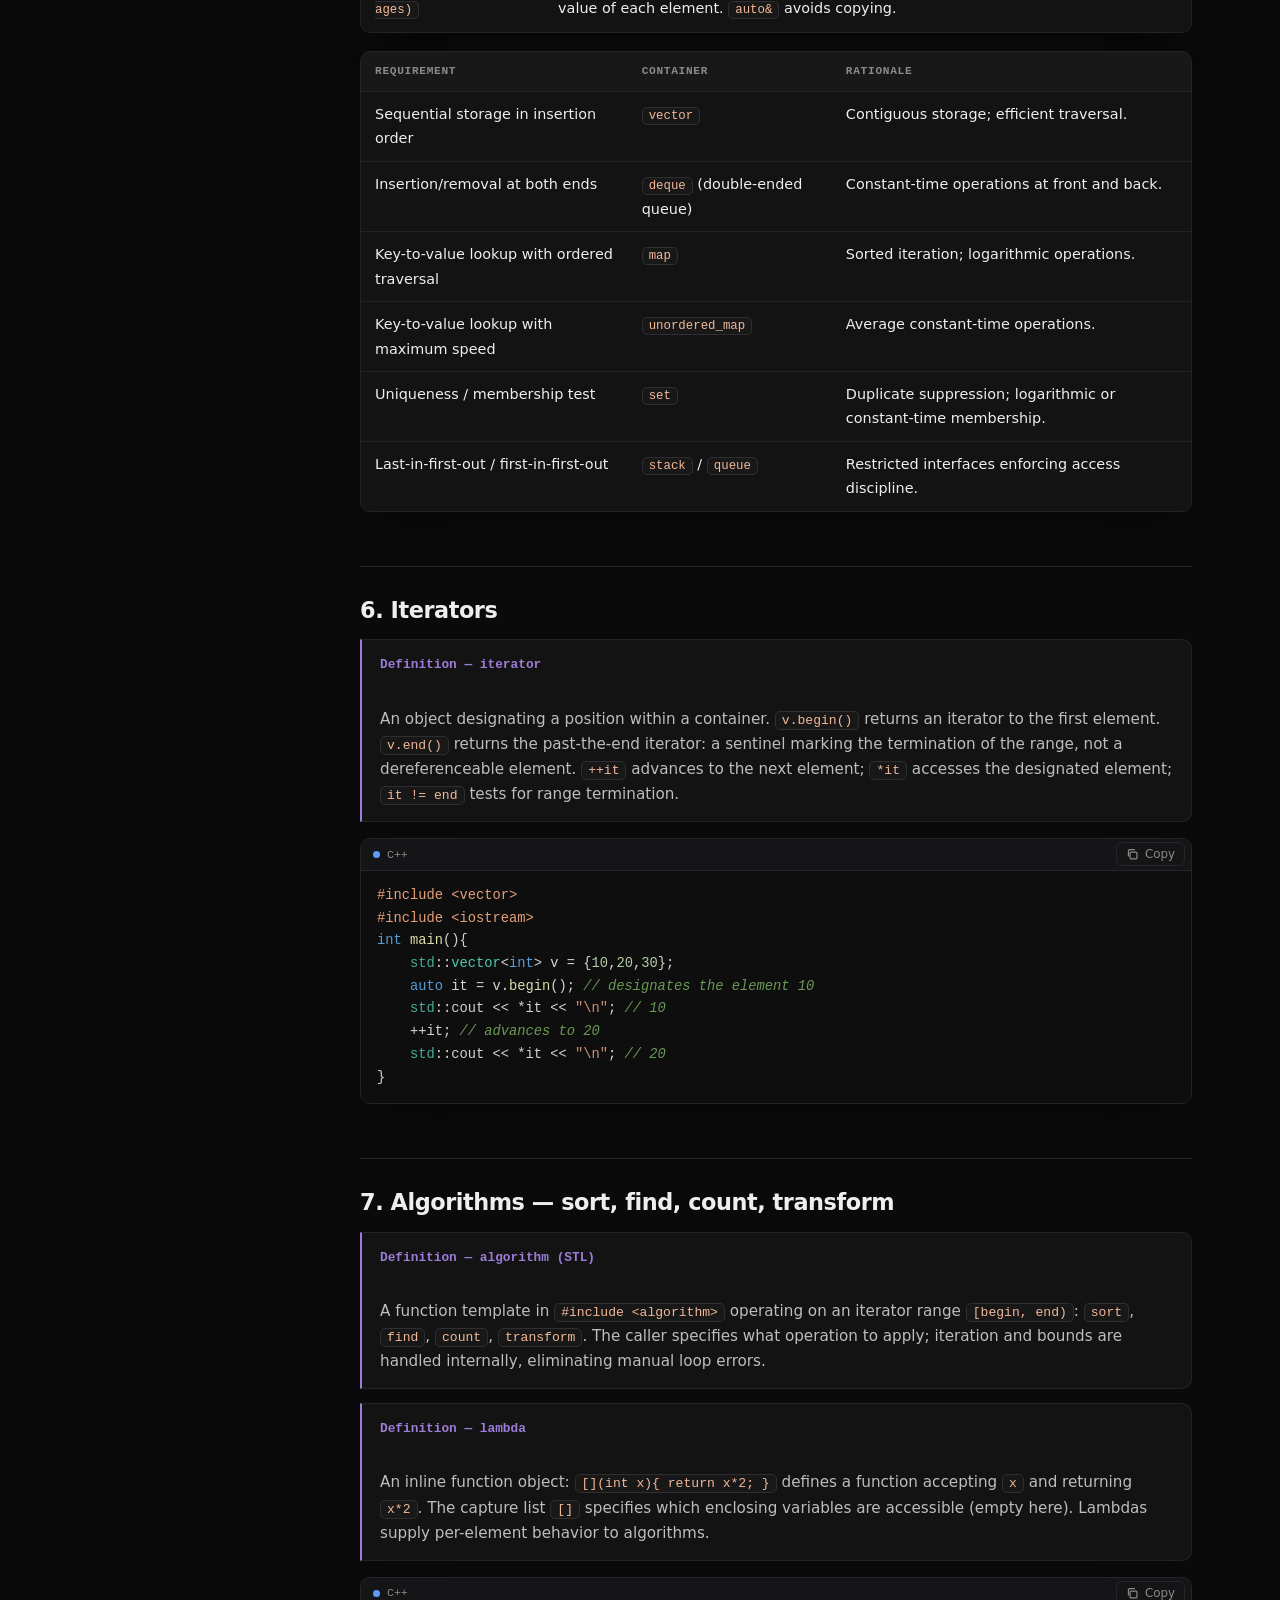
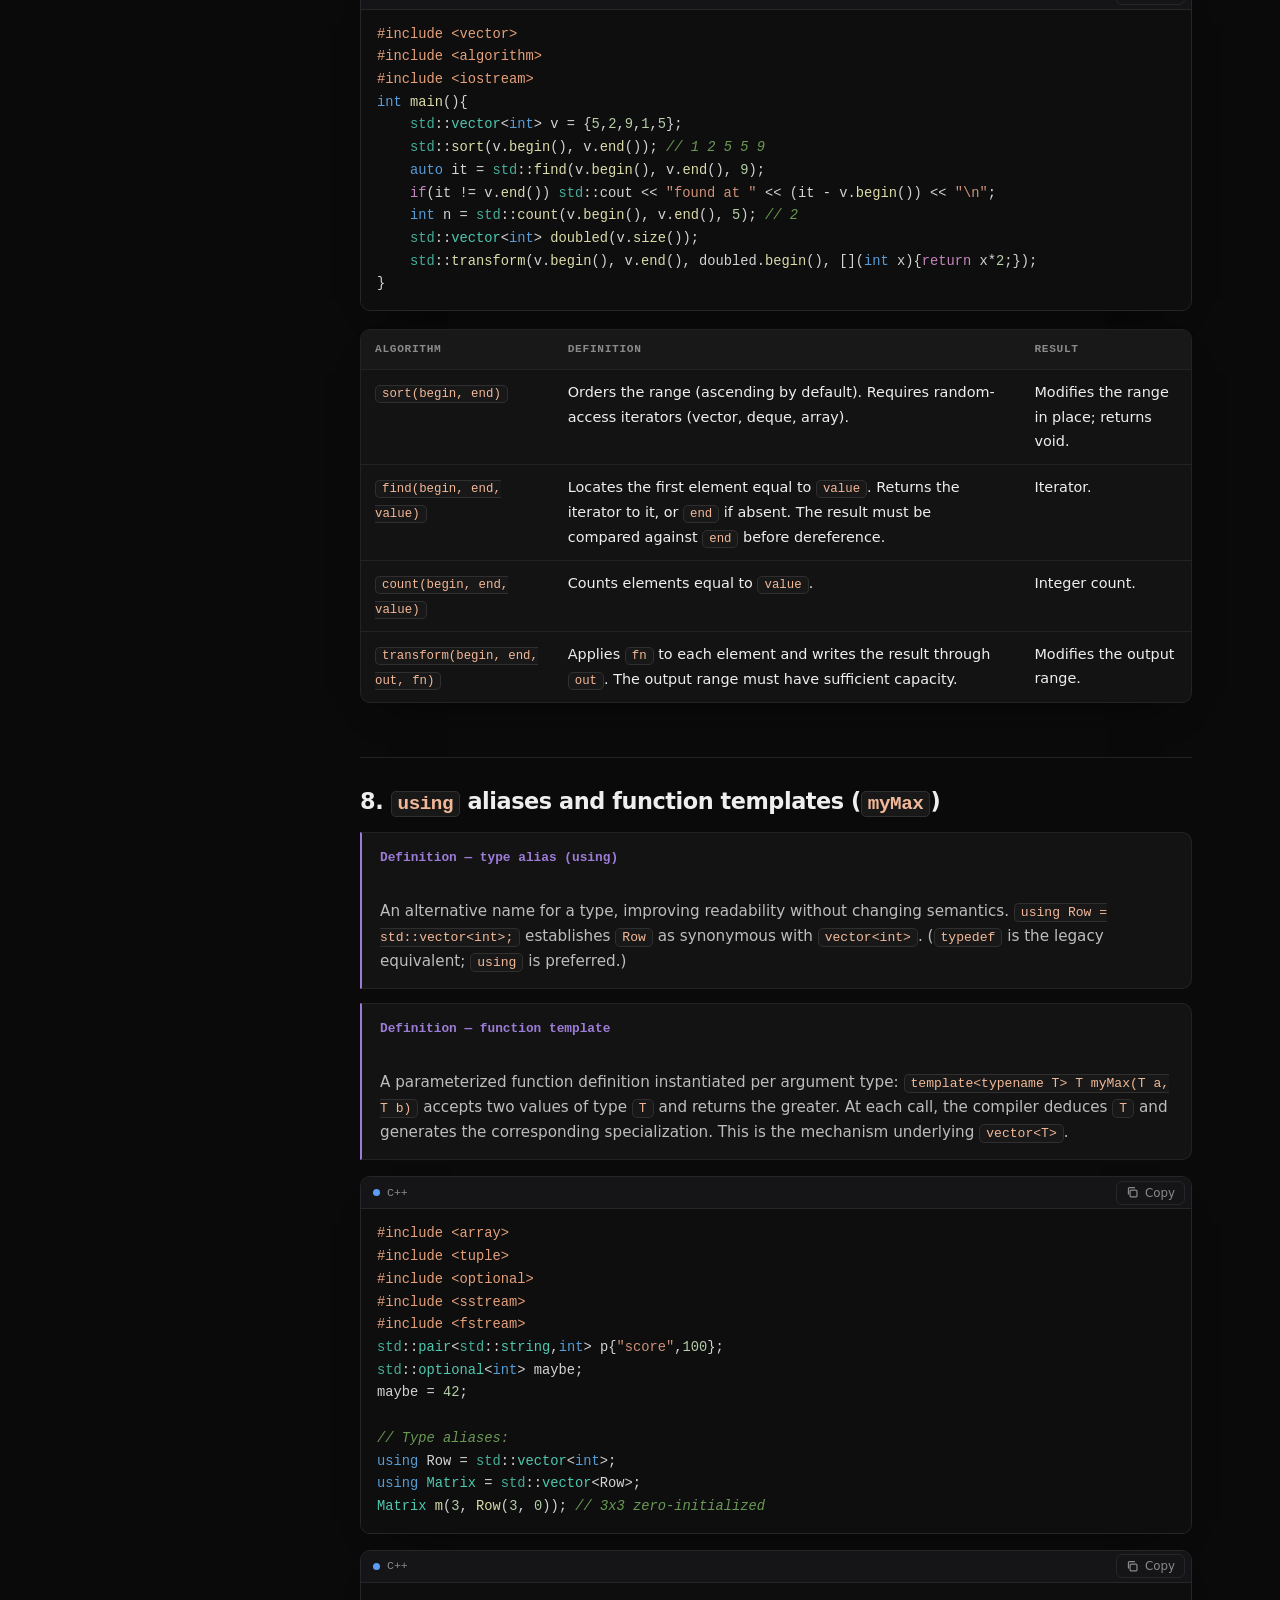
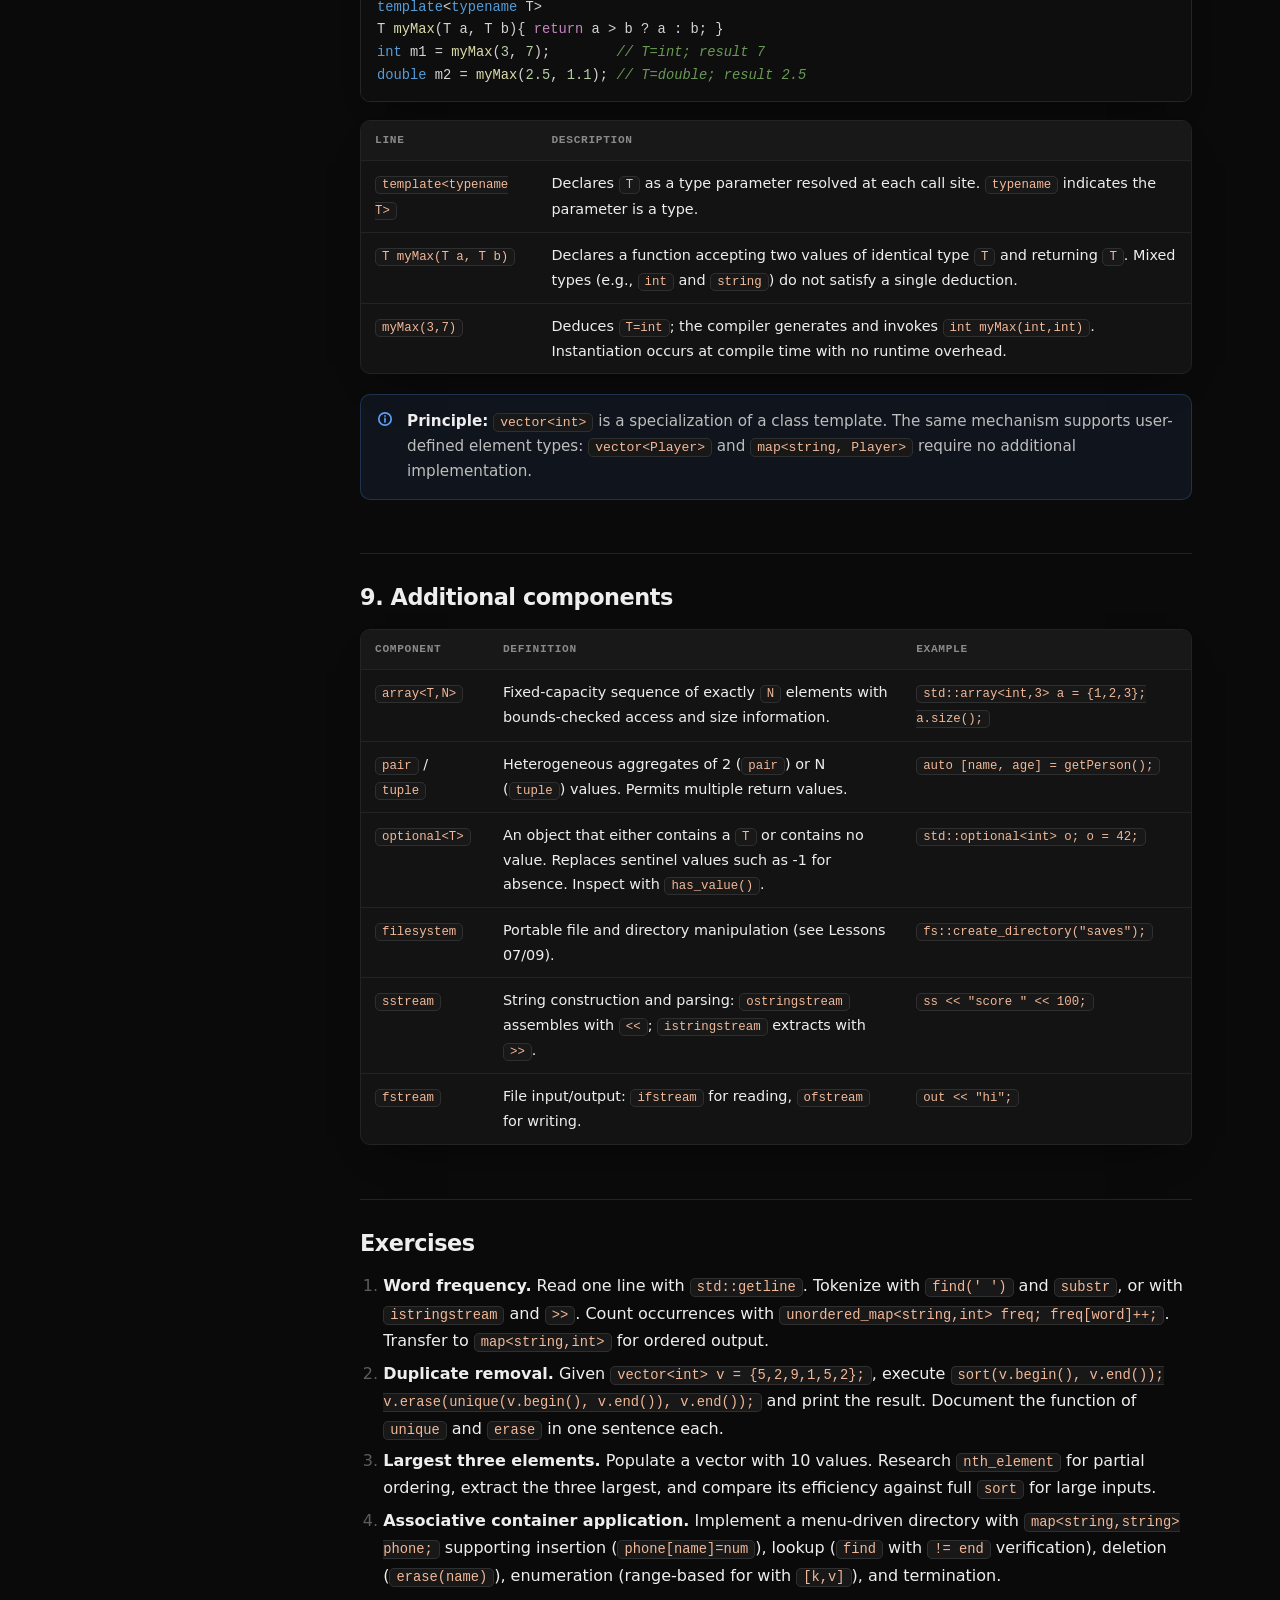
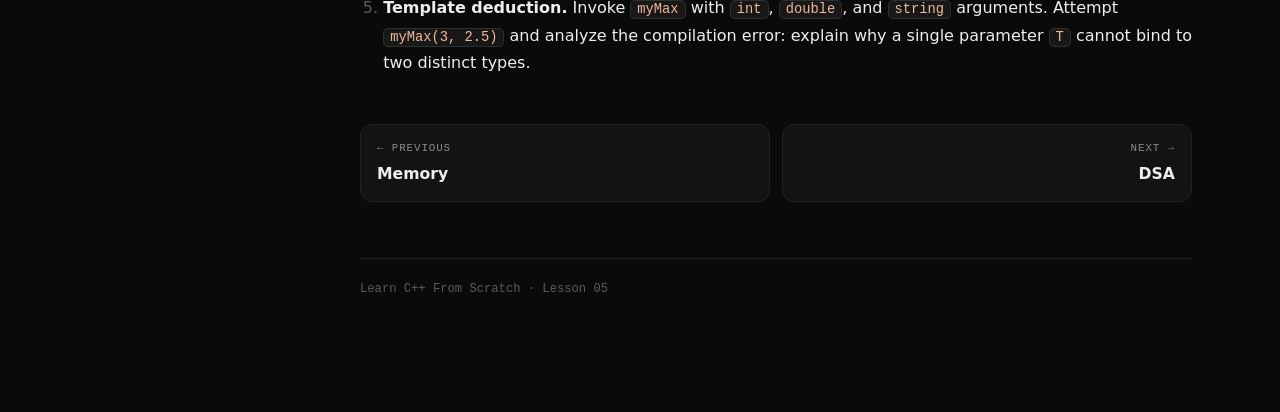
<file: 05-stl.html>
<!doctype html>
<html lang="en"><head><meta charset="utf-8"><meta name="viewport" content="width=device-width,initial-scale=1">
<title>05 · STL, Vectors & Algorithms — Learn C++</title><link rel="icon" href="favicon.svg" type="image/svg+xml">
<meta name="theme-color" content="#0a0a0a">
<script>try{document.documentElement.setAttribute('data-theme',localStorage.getItem('cpp-theme')==='light'?'light':'dark')}catch(e){}</script>
<link rel="stylesheet" href="style.css"></head>
<body><div class="progress" id="progress" aria-hidden="true"></div>
<header class="topbar">
<button class="menu-btn" type="button" aria-label="Show lessons" aria-expanded="false" aria-controls="sidebar" data-menu-btn><svg viewBox="0 0 16 16" fill="none" stroke="currentColor" stroke-width="1.6" stroke-linecap="round" aria-hidden="true"><path d="M2.5 4.5h11M2.5 8h11M2.5 11.5h11"/></svg></button>
<a class="brand" href="index.html"><span class="brand-mark"><svg viewBox="0 0 24 24" fill="none" stroke="currentColor" stroke-width="2.4" stroke-linecap="round" stroke-linejoin="round" aria-hidden="true"><path d="M5.5 7.5l4.5 4.5-4.5 4.5"/><path d="M12.5 16.5h6"/></svg></span><span class="brand-name">Learn C++</span><span class="brand-sub">from scratch</span></a>
<nav class="navlinks">
<a href="index.html">Home</a>
<a href="01-setup.html">Start Here</a>
<a class="nav-opt" href="05-stl.html">STL</a>
<a class="nav-opt" href="10-projects-shell.html">Projects</a>
<button class="iconbtn" type="button" data-theme-btn aria-label="Switch light and dark theme" title="Switch light and dark theme"><svg class="i-sun" viewBox="0 0 16 16" fill="none" stroke="currentColor" stroke-width="1.5" stroke-linecap="round" aria-hidden="true"><circle cx="8" cy="8" r="3"/><path d="M8 1.6v1.6M8 12.8v1.6M1.6 8h1.6M12.8 8h1.6M3.5 3.5l1.1 1.1M11.4 11.4l1.1 1.1M3.5 12.5l1.1-1.1M11.4 4.6l1.1-1.1"/></svg><svg class="i-moon" viewBox="0 0 16 16" fill="none" stroke="currentColor" stroke-width="1.5" stroke-linejoin="round" aria-hidden="true"><path d="M13.4 9.7A5.6 5.6 0 0 1 6.3 2.6a5.6 5.6 0 1 0 7.1 7.1z"/></svg></button>
</nav>
</header>
<div class="layout"><aside class="sidebar" id="sidebar" aria-label="Lessons">
<div class="side-title">Explorer</div>
<div class="side-root">learn-cpp-from-scratch</div>
<div class="search"><svg viewBox="0 0 16 16" width="14" height="14" fill="none" stroke="currentColor" stroke-width="1.6" stroke-linecap="round" aria-hidden="true"><circle cx="7" cy="7" r="4.6"/><path d="M10.5 10.5L14 14"/></svg><input id="search" type="text" placeholder="Filter lessons" autocomplete="off" spellcheck="false" aria-label="Filter lessons"><kbd>/</kbd></div>
<div class="tree">
<div class="tree-group">
<button class="tree-head" type="button" aria-expanded="true">Phase 0 — Start</button>
<div class="tree-items">
<a class="tree-item" href="index.html"><span class="ti-icon home"></span><span class="ti-num"></span><span class="ti-title">Home &amp; Roadmap</span></a>
<a class="tree-item" href="01-setup.html"><span class="ti-icon"></span><span class="ti-num">01</span><span class="ti-title">Setup, Compiler &amp; Hello World</span></a>
</div>
</div>
<div class="tree-group">
<button class="tree-head" type="button" aria-expanded="true">Phase 1 — Foundations</button>
<div class="tree-items">
<a class="tree-item" href="02-basics.html"><span class="ti-icon"></span><span class="ti-num">02</span><span class="ti-title">Basics: Variables, I/O, Loops, Functions</span></a>
<a class="tree-item" href="03-oop.html"><span class="ti-icon"></span><span class="ti-num">03</span><span class="ti-title">OOP: Classes, Inheritance, Polymorphism</span></a>
<a class="tree-item" href="04-memory.html"><span class="ti-icon"></span><span class="ti-num">04</span><span class="ti-title">Memory, Pointers &amp; Smart Pointers</span></a>
</div>
</div>
<div class="tree-group">
<button class="tree-head" type="button" aria-expanded="true">Phase 2 — Professional C++</button>
<div class="tree-items">
<a class="tree-item" href="05-stl.html"><span class="ti-icon"></span><span class="ti-num">05</span><span class="ti-title">STL, Vectors, Maps &amp; Algorithms</span></a>
<a class="tree-item" href="06-dsa.html"><span class="ti-icon"></span><span class="ti-num">06</span><span class="ti-title">DSA for C++ Devs</span></a>
<a class="tree-item" href="07-advanced.html"><span class="ti-icon"></span><span class="ti-num">07</span><span class="ti-title">Advanced: Templates, Threads, System Calls</span></a>
<a class="tree-item" href="08-networking.html"><span class="ti-icon"></span><span class="ti-num">08</span><span class="ti-title">Network Programming &amp; Sockets</span></a>
</div>
</div>
<div class="tree-group">
<button class="tree-head" type="button" aria-expanded="true">Phase 3 — Build Real Projects</button>
<div class="tree-items">
<a class="tree-item" href="09-projects-terminal.html"><span class="ti-icon"></span><span class="ti-num">09</span><span class="ti-title">Project: Terminal App</span></a>
<a class="tree-item" href="10-projects-shell.html"><span class="ti-icon"></span><span class="ti-num">10</span><span class="ti-title">Project: Build Your Own Shell</span></a>
<a class="tree-item" href="11-projects-audio.html"><span class="ti-icon"></span><span class="ti-num">11</span><span class="ti-title">Project: Audio Player</span></a>
<a class="tree-item" href="12-projects-opengl.html"><span class="ti-icon"></span><span class="ti-num">12</span><span class="ti-title">Project: OpenGL / SFML Game</span></a>
<a class="tree-item" href="13-projects-ai.html"><span class="ti-icon"></span><span class="ti-num">13</span><span class="ti-title">Project: AI Inference Engine</span></a>
</div>
</div>
</div>
</aside><main class="content">
<span class="badge">Lesson 05 · Standard Library</span>
<h1>STL: vector, string, map, set &amp; algorithms</h1>
<p>This lesson covers the Standard Template Library facilities used in daily C++ practice: containers (<code>vector</code>, <code>string</code>, <code>map</code>, <code>set</code>), iterators, and algorithms (<code>sort</code>, <code>find</code>, <code>transform</code>). Each facility is defined precisely, with complete examples and line-by-line explanations.</p>

<div class="toc"><strong>In this lesson:</strong>
<ol>
<li>Libraries, the STL, and templates</li>
<li>Why <code>vector</code> replaces manual dynamic arrays</li>
<li><code>vector</code> — interface and semantics</li>
<li><code>string</code> vs <code>char[]</code></li>
<li><code>map</code> vs <code>unordered_map</code> and <code>set</code></li>
<li>Iterators</li>
<li>Algorithms — sort, find, count, transform</li>
<li><code>using</code> aliases and function templates (<code>myMax</code>)</li>
<li>Additional components: <code>array</code>, <code>pair</code>, <code>optional</code>, files</li>
<li>Exercises</li>
</ol>
</div>

<h2>1. Libraries, the STL, and templates</h2>
<div class="explain"><strong>Definition — library</strong><br>A collection of tested declarations and definitions made available via <code>#include</code>. Example: <code>#include &lt;vector&gt;</code> provides the dynamic-array container.</div>
<div class="explain"><strong>Definition — STL (Standard Template Library)</strong><br>The standardized component of the C++ standard library comprising <strong>containers</strong> (objects storing sequences or associative data: <code>vector</code>, <code>map</code>, <code>set</code>), <strong>iterators</strong> (objects designating positions within containers), and <strong>algorithms</strong> (function templates such as <code>sort</code> and <code>find</code> operating on iterator ranges).</div>
<div class="explain"><strong>Definition — template</strong><br>A parameterized definition from which the compiler generates type-specific versions. <code>vector&lt;T&gt;</code> is a class template: <code>vector&lt;int&gt;</code> denotes a sequence of integers; <code>vector&lt;std::string&gt;</code> denotes a sequence of strings. The argument in <code>&lt;...&gt;</code> specifies the element type: <code>vector&lt;int&gt;</code> reads "vector of int."</div>

<h2>2. Why <code>vector</code> replaces manual dynamic arrays</h2>
<p>Manual management with <code>new int[N]</code> requires explicit reallocation, size tracking, and lifetime control:</p>
<table><tr><th>Manual array requirement</th><th><code>vector</code> provision</th></tr>
<tr><td>Fixed capacity must be estimated; growth requires allocating a larger array, copying elements, and releasing the original.</td><td>Automatic growth via <code>push_back</code>, typically by doubling capacity (amortized constant time).</td></tr>
<tr><td><code>size</code> and <code>capacity</code> must be tracked explicitly; indexing errors produce out-of-bounds access.</td><td>Maintains both internally. <code>size()</code> returns the element count; <code>capacity()</code> returns allocated storage.</td></tr>
<tr><td>Copying a raw pointer produces aliased ownership and double release.</td><td>Implements correct copy, move, and destruction semantics (Rule of 0).</td></tr>
<tr><td>Unchecked indexing (<code>arr[i]</code>) has undefined behavior when out of range.</td><td><code>at(i)</code> performs bounds checking and throws <code>std::out_of_range</code>.</td></tr></table>
<div class="callout ok"><strong>Guideline:</strong> use <code>vector</code> as the default sequential container. Select an alternative (map, set, deque) only when its specified complexity or ordering properties are required.</div>

<h2>3. <code>std::vector</code> — interface and semantics</h2>
<div class="explain"><strong>Definition — vector</strong><br>A dynamically resizable array storing elements in contiguous memory, which provides cache-efficient sequential access. <code>std::</code> designates the standard library namespace. <code>std::vector&lt;int&gt; v = {10,20,30};</code> defines a vector of integers containing three elements.</div>
<div class="explain"><strong>Definition — size_t</strong><br>An unsigned integer type used for sizes and indices. <code>v.size()</code> returns <code>size_t</code>; loop indices should use <code>size_t</code> or <code>auto</code> to match.</div>
<pre><code>#include &lt;vector&gt;
#include &lt;iostream&gt;
int main(){
    std::vector&lt;int&gt; v = {10,20,30};
    v.push_back(40);
    v.pop_back();
    std::cout &lt;&lt; v.size() &lt;&lt; " " &lt;&lt; v[0] &lt;&lt; " " &lt;&lt; v.at(1) &lt;&lt; "\n"; // prints: 3 10 20
    for(int x: v) std::cout &lt;&lt; x &lt;&lt; " ";
    for(size_t i=0;i&lt;v.size();i++) std::cout &lt;&lt; v[i] &lt;&lt; " ";
    std::vector&lt;std::vector&lt;int&gt;&gt; grid(3, std::vector&lt;int&gt;(3,0)); // 3x3 zero-initialized
}</code></pre>
<p><strong>Member functions and syntax:</strong></p>
<table><tr><th>Expression</th><th>Definition</th><th>Complexity / notes</th></tr>
<tr><td><code>vector&lt;int&gt; v = {10,20,30};</code></td><td>Constructs a vector containing the listed elements. <code>size()</code> is 3.</td><td>Linear in element count.</td></tr>
<tr><td><code>push_back(40)</code></td><td>Appends 40 after the last element, reallocating (typically doubling capacity) if required.</td><td>Amortized O(1).</td></tr>
<tr><td><code>pop_back()</code></td><td>Removes the last element, decrementing size by 1. It does not return the removed value; use <code>back()</code> beforehand if required.</td><td>O(1).</td></tr>
<tr><td><code>size()</code></td><td>Returns the current element count.</td><td>O(1). Distinct from <code>capacity()</code> (allocated storage).</td></tr>
<tr><td><code>v[0]</code></td><td>Returns the element at index 0 without bounds checking. Indices are zero-based.</td><td>O(1). Out-of-range access is undefined behavior.</td></tr>
<tr><td><code>v.at(1)</code></td><td>Returns the element at index 1 with bounds checking; throws <code>std::out_of_range</code> if invalid.</td><td>O(1) with verification overhead.</td></tr>
<tr><td><code>for(int x: v)</code> — range-based for</td><td>Iterates over each element, copying it into <code>x</code>. Use <code>for(auto&amp; x: v)</code> to modify elements without copying.</td><td>Linear traversal.</td></tr>
<tr><td><code>reserve(n)</code></td><td>Preallocates storage for at least <code>n</code> elements. Size remains unchanged until elements are inserted.</td><td>Use when the approximate final size is known to avoid repeated reallocation.</td></tr>
<tr><td><code>grid(3, vector&lt;int&gt;(3,0))</code></td><td>Constructs 3 rows, each a vector of 3 zero-initialized integers. <code>grid[1][2]</code> designates row 1, column 2.</td><td>Two-dimensional indexing.</td></tr></table>
<div class="callout"><strong><code>[]</code> vs <code>at()</code>:</strong> use <code>[]</code> in performance-critical code with verified indices. Use <code>at()</code> when indices derive from external input or have not been validated.</div>

<h2>4. <code>std::string</code> vs <code>char[]</code></h2>
<div class="explain"><strong>Definition — string</strong><br>A dynamically resizable sequence of characters that tracks its own length, supports growth with <code>+=</code>, and manages its own storage. Declared in <code>#include &lt;string&gt;</code>.</div>
<div class="explain"><strong>Definition — char[] / C-string</strong><br>An array of <code>char</code> terminated by a null character <code>'\0'</code> (value 0) marking the end of the sequence. The terminator must be maintained explicitly; omission causes reads to continue into adjacent memory. Capacity is fixed; extension requires manual reallocation. Recognize this form in legacy interfaces; do not use it for new code.</div>
<pre><code>#include &lt;string&gt;
#include &lt;iostream&gt;
int main(){
    std::string s = "  hello C++  ";
    std::cout &lt;&lt; s.size() &lt;&lt; "\n";   // 13; length() is equivalent
    std::string t = s.substr(2,5);   // 5 characters starting at index 2: "hello"
    size_t p = s.find("C++");        // index of first occurrence, or npos if absent
    s += "!!!";                      // appends; storage grows automatically
    std::string csv = "a,b,c";
}</code></pre>
<table><tr><th>Member</th><th>Definition</th><th>Example</th></tr>
<tr><td><code>size()</code> / <code>length()</code></td><td>Returns the character count. The two names are equivalent.</td><td><code>if (s.empty()) ...</code> tests for zero length.</td></tr>
<tr><td><code>substr(pos, len)</code></td><td>Returns a copy of <code>len</code> characters starting at index <code>pos</code> (zero-based).</td><td><code>"hello".substr(1,3)</code> returns <code>"ell"</code>.</td></tr>
<tr><td><code>find(target)</code></td><td>Returns the index of the first occurrence, or <code>string::npos</code> if not found. Always compare against <code>npos</code>.</td><td><code>auto p = s.find("C++");</code></td></tr>
<tr><td><code>+=</code> / <code>+</code></td><td>Appends (<code>+=</code> modifies in place) or concatenates (<code>+</code> returns a new string).</td><td><code>s += "!!!"</code></td></tr>
<tr><td><code>c_str()</code></td><td>Returns a null-terminated view for C interfaces requiring <code>const char*</code>. The view is valid only while the string is unmodified and alive.</td><td><code>fopen(s.c_str(), "r")</code></td></tr></table>
<pre><code>char cstr[] = "hi"; // {'h','i','\0'}; fixed capacity 3, manual termination
std::string s = "hi";
s += "!";       // "hi!"; storage extended automatically
s.size();       // 3; length tracked internally
s.substr(0,1);  // "h"
s.c_str();      // null-terminated view for C functions only</code></pre>

<h2>5. <code>map</code>, <code>unordered_map</code>, <code>set</code></h2>
<div class="explain"><strong>Definition — map (associative array)</strong><br>A container associating each <strong>key</strong> (e.g., <code>"Asha"</code>) with a <strong>value</strong> (e.g., <code>15</code>). <code>std::map&lt;string,int&gt; ages; ages["Asha"]=15;</code> stores value 15 under key "Asha."</div>
<div class="explain"><strong>Definition — ordered vs unordered</strong><br><code>map</code> maintains keys in sorted order (implemented as a balanced tree; O(log n) lookup and insertion). Iteration is ordered. <code>unordered_map</code> organizes entries by hash value (hash table; average O(1) lookup and insertion). Iteration order is unspecified. Both support identical element-access syntax.</div>
<div class="explain"><strong>Definition — set</strong><br>A container storing unique elements. <code>set</code> maintains sorted order; <code>unordered_set</code> provides average constant-time operations with unspecified order. Insertion of a duplicate has no effect.</div>
<pre><code>#include &lt;map&gt;
#include &lt;unordered_map&gt;
#include &lt;set&gt;
#include &lt;iostream&gt;
int main(){
    std::map&lt;std::string,int&gt; ages;
    ages["Asha"] = 15;
    ages["Ravi"] = 17;

    std::unordered_map&lt;std::string,int&gt; freq;
    freq["apple"]++;

    std::set&lt;int&gt; seen;
    seen.insert(5);
    seen.insert(5); // no effect; element already present
    std::cout &lt;&lt; seen.size() &lt;&lt; "\n"; // 1

    for(auto&amp; [k,v] : ages) std::cout &lt;&lt; k &lt;&lt; ":" &lt;&lt; v &lt;&lt; "\n";
}</code></pre>
<table><tr><th>Line</th><th>Description</th></tr>
<tr><td><code>ages["Asha"] = 15;</code></td><td>Inserts key "Asha" with value 15, or overwrites the existing value. Note: reading <code>ages["Nobody"]</code> also inserts a default-constructed value (0). For non-inserting lookup, use <code>find</code>.</td></tr>
<tr><td><code>freq["apple"]++;</code></td><td>Increments the count for "apple," default-constructing it to 0 on first access. The standard counting idiom.</td></tr>
<tr><td><code>seen.insert(5);</code></td><td>Inserts 5 if absent. <code>seen.count(5)</code> returns 1 if present, 0 otherwise.</td></tr>
<tr><td><code>for(auto&amp; [k,v] : ages)</code></td><td>Range-based iteration with structured binding (C++17): <code>[k,v]</code> binds the key and value of each element. <code>auto&amp;</code> avoids copying.</td></tr></table>
<table><tr><th>Requirement</th><th>Container</th><th>Rationale</th></tr>
<tr><td>Sequential storage in insertion order</td><td><code>vector</code></td><td>Contiguous storage; efficient traversal.</td></tr>
<tr><td>Insertion/removal at both ends</td><td><code>deque</code> (double-ended queue)</td><td>Constant-time operations at front and back.</td></tr>
<tr><td>Key-to-value lookup with ordered traversal</td><td><code>map</code></td><td>Sorted iteration; logarithmic operations.</td></tr>
<tr><td>Key-to-value lookup with maximum speed</td><td><code>unordered_map</code></td><td>Average constant-time operations.</td></tr>
<tr><td>Uniqueness / membership test</td><td><code>set</code></td><td>Duplicate suppression; logarithmic or constant-time membership.</td></tr>
<tr><td>Last-in-first-out / first-in-first-out</td><td><code>stack</code> / <code>queue</code></td><td>Restricted interfaces enforcing access discipline.</td></tr></table>

<h2>6. Iterators</h2>
<div class="explain"><strong>Definition — iterator</strong><br>An object designating a position within a container. <code>v.begin()</code> returns an iterator to the first element. <code>v.end()</code> returns the past-the-end iterator: a sentinel marking the termination of the range, not a dereferenceable element. <code>++it</code> advances to the next element; <code>*it</code> accesses the designated element; <code>it != end</code> tests for range termination.</div>
<pre><code>#include &lt;vector&gt;
#include &lt;iostream&gt;
int main(){
    std::vector&lt;int&gt; v = {10,20,30};
    auto it = v.begin(); // designates the element 10
    std::cout &lt;&lt; *it &lt;&lt; "\n"; // 10
    ++it; // advances to 20
    std::cout &lt;&lt; *it &lt;&lt; "\n"; // 20
}</code></pre>

<h2>7. Algorithms — sort, find, count, transform</h2>
<div class="explain"><strong>Definition — algorithm (STL)</strong><br>A function template in <code>#include &lt;algorithm&gt;</code> operating on an iterator range <code>[begin, end)</code>: <code>sort</code>, <code>find</code>, <code>count</code>, <code>transform</code>. The caller specifies what operation to apply; iteration and bounds are handled internally, eliminating manual loop errors.</div>
<div class="explain"><strong>Definition — lambda</strong><br>An inline function object: <code>[](int x){ return x*2; }</code> defines a function accepting <code>x</code> and returning <code>x*2</code>. The capture list <code>[]</code> specifies which enclosing variables are accessible (empty here). Lambdas supply per-element behavior to algorithms.</div>
<pre><code>#include &lt;vector&gt;
#include &lt;algorithm&gt;
#include &lt;iostream&gt;
int main(){
    std::vector&lt;int&gt; v = {5,2,9,1,5};
    std::sort(v.begin(), v.end()); // 1 2 5 5 9
    auto it = std::find(v.begin(), v.end(), 9);
    if(it != v.end()) std::cout &lt;&lt; "found at " &lt;&lt; (it - v.begin()) &lt;&lt; "\n";
    int n = std::count(v.begin(), v.end(), 5); // 2
    std::vector&lt;int&gt; doubled(v.size());
    std::transform(v.begin(), v.end(), doubled.begin(), [](int x){return x*2;});
}</code></pre>
<table><tr><th>Algorithm</th><th>Definition</th><th>Result</th></tr>
<tr><td><code>sort(begin, end)</code></td><td>Orders the range (ascending by default). Requires random-access iterators (vector, deque, array).</td><td>Modifies the range in place; returns void.</td></tr>
<tr><td><code>find(begin, end, value)</code></td><td>Locates the first element equal to <code>value</code>. Returns the iterator to it, or <code>end</code> if absent. The result must be compared against <code>end</code> before dereference.</td><td>Iterator.</td></tr>
<tr><td><code>count(begin, end, value)</code></td><td>Counts elements equal to <code>value</code>.</td><td>Integer count.</td></tr>
<tr><td><code>transform(begin, end, out, fn)</code></td><td>Applies <code>fn</code> to each element and writes the result through <code>out</code>. The output range must have sufficient capacity.</td><td>Modifies the output range.</td></tr></table>

<h2>8. <code>using</code> aliases and function templates (<code>myMax</code>)</h2>
<div class="explain"><strong>Definition — type alias (using)</strong><br>An alternative name for a type, improving readability without changing semantics. <code>using Row = std::vector&lt;int&gt;;</code> establishes <code>Row</code> as synonymous with <code>vector&lt;int&gt;</code>. (<code>typedef</code> is the legacy equivalent; <code>using</code> is preferred.)</div>
<div class="explain"><strong>Definition — function template</strong><br>A parameterized function definition instantiated per argument type: <code>template&lt;typename T&gt; T myMax(T a, T b)</code> accepts two values of type <code>T</code> and returns the greater. At each call, the compiler deduces <code>T</code> and generates the corresponding specialization. This is the mechanism underlying <code>vector&lt;T&gt;</code>.</div>
<pre><code>#include &lt;array&gt;
#include &lt;tuple&gt;
#include &lt;optional&gt;
#include &lt;sstream&gt;
#include &lt;fstream&gt;
std::pair&lt;std::string,int&gt; p{"score",100};
std::optional&lt;int&gt; maybe;
maybe = 42;

// Type aliases:
using Row = std::vector&lt;int&gt;;
using Matrix = std::vector&lt;Row&gt;;
Matrix m(3, Row(3, 0)); // 3x3 zero-initialized</code></pre>
<pre><code>template&lt;typename T&gt;
T myMax(T a, T b){ return a &gt; b ? a : b; }
int m1 = myMax(3, 7);        // T=int; result 7
double m2 = myMax(2.5, 1.1); // T=double; result 2.5</code></pre>
<table><tr><th>Line</th><th>Description</th></tr>
<tr><td><code>template&lt;typename T&gt;</code></td><td>Declares <code>T</code> as a type parameter resolved at each call site. <code>typename</code> indicates the parameter is a type.</td></tr>
<tr><td><code>T myMax(T a, T b)</code></td><td>Declares a function accepting two values of identical type <code>T</code> and returning <code>T</code>. Mixed types (e.g., <code>int</code> and <code>string</code>) do not satisfy a single deduction.</td></tr>
<tr><td><code>myMax(3,7)</code></td><td>Deduces <code>T=int</code>; the compiler generates and invokes <code>int myMax(int,int)</code>. Instantiation occurs at compile time with no runtime overhead.</td></tr></table>
<div class="callout"><strong>Principle:</strong> <code>vector&lt;int&gt;</code> is a specialization of a class template. The same mechanism supports user-defined element types: <code>vector&lt;Player&gt;</code> and <code>map&lt;string, Player&gt;</code> require no additional implementation.</div>

<h2>9. Additional components</h2>
<table><tr><th>Component</th><th>Definition</th><th>Example</th></tr>
<tr><td><code>array&lt;T,N&gt;</code></td><td>Fixed-capacity sequence of exactly <code>N</code> elements with bounds-checked access and size information.</td><td><code>std::array&lt;int,3&gt; a = {1,2,3}; a.size();</code></td></tr>
<tr><td><code>pair</code> / <code>tuple</code></td><td>Heterogeneous aggregates of 2 (<code>pair</code>) or N (<code>tuple</code>) values. Permits multiple return values.</td><td><code>auto [name, age] = getPerson();</code></td></tr>
<tr><td><code>optional&lt;T&gt;</code></td><td>An object that either contains a <code>T</code> or contains no value. Replaces sentinel values such as -1 for absence. Inspect with <code>has_value()</code>.</td><td><code>std::optional&lt;int&gt; o; o = 42;</code></td></tr>
<tr><td><code>filesystem</code></td><td>Portable file and directory manipulation (see Lessons 07/09).</td><td><code>fs::create_directory("saves");</code></td></tr>
<tr><td><code>sstream</code></td><td>String construction and parsing: <code>ostringstream</code> assembles with <code>&lt;&lt;</code>; <code>istringstream</code> extracts with <code>&gt;&gt;</code>.</td><td><code>ss &lt;&lt; "score " &lt;&lt; 100;</code></td></tr>
<tr><td><code>fstream</code></td><td>File input/output: <code>ifstream</code> for reading, <code>ofstream</code> for writing.</td><td><code>out &lt;&lt; "hi";</code></td></tr></table>

<h2>Exercises</h2>
<ol>
<li><strong>Word frequency.</strong> Read one line with <code>std::getline</code>. Tokenize with <code>find(' ')</code> and <code>substr</code>, or with <code>istringstream</code> and <code>&gt;&gt;</code>. Count occurrences with <code>unordered_map&lt;string,int&gt; freq; freq[word]++;</code>. Transfer to <code>map&lt;string,int&gt;</code> for ordered output.</li>
<li><strong>Duplicate removal.</strong> Given <code>vector&lt;int&gt; v = {5,2,9,1,5,2};</code>, execute <code>sort(v.begin(), v.end()); v.erase(unique(v.begin(), v.end()), v.end());</code> and print the result. Document the function of <code>unique</code> and <code>erase</code> in one sentence each.</li>
<li><strong>Largest three elements.</strong> Populate a vector with 10 values. Research <code>nth_element</code> for partial ordering, extract the three largest, and compare its efficiency against full <code>sort</code> for large inputs.</li>
<li><strong>Associative container application.</strong> Implement a menu-driven directory with <code>map&lt;string,string&gt; phone;</code> supporting insertion (<code>phone[name]=num</code>), lookup (<code>find</code> with <code>!= end</code> verification), deletion (<code>erase(name)</code>), enumeration (range-based for with <code>[k,v]</code>), and termination.</li>
<li><strong>Template deduction.</strong> Invoke <code>myMax</code> with <code>int</code>, <code>double</code>, and <code>string</code> arguments. Attempt <code>myMax(3, 2.5)</code> and analyze the compilation error: explain why a single parameter <code>T</code> cannot bind to two distinct types.</li>
</ol>

<div class="pager"><a class="btn ghost" href="04-memory.html">← Memory</a><a class="btn" href="06-dsa.html">Next: DSA →</a></div>
<footer>Learn C++ From Scratch · Lesson 05</footer>
</main></div><script src="script.js"></script></body></html>
</file>
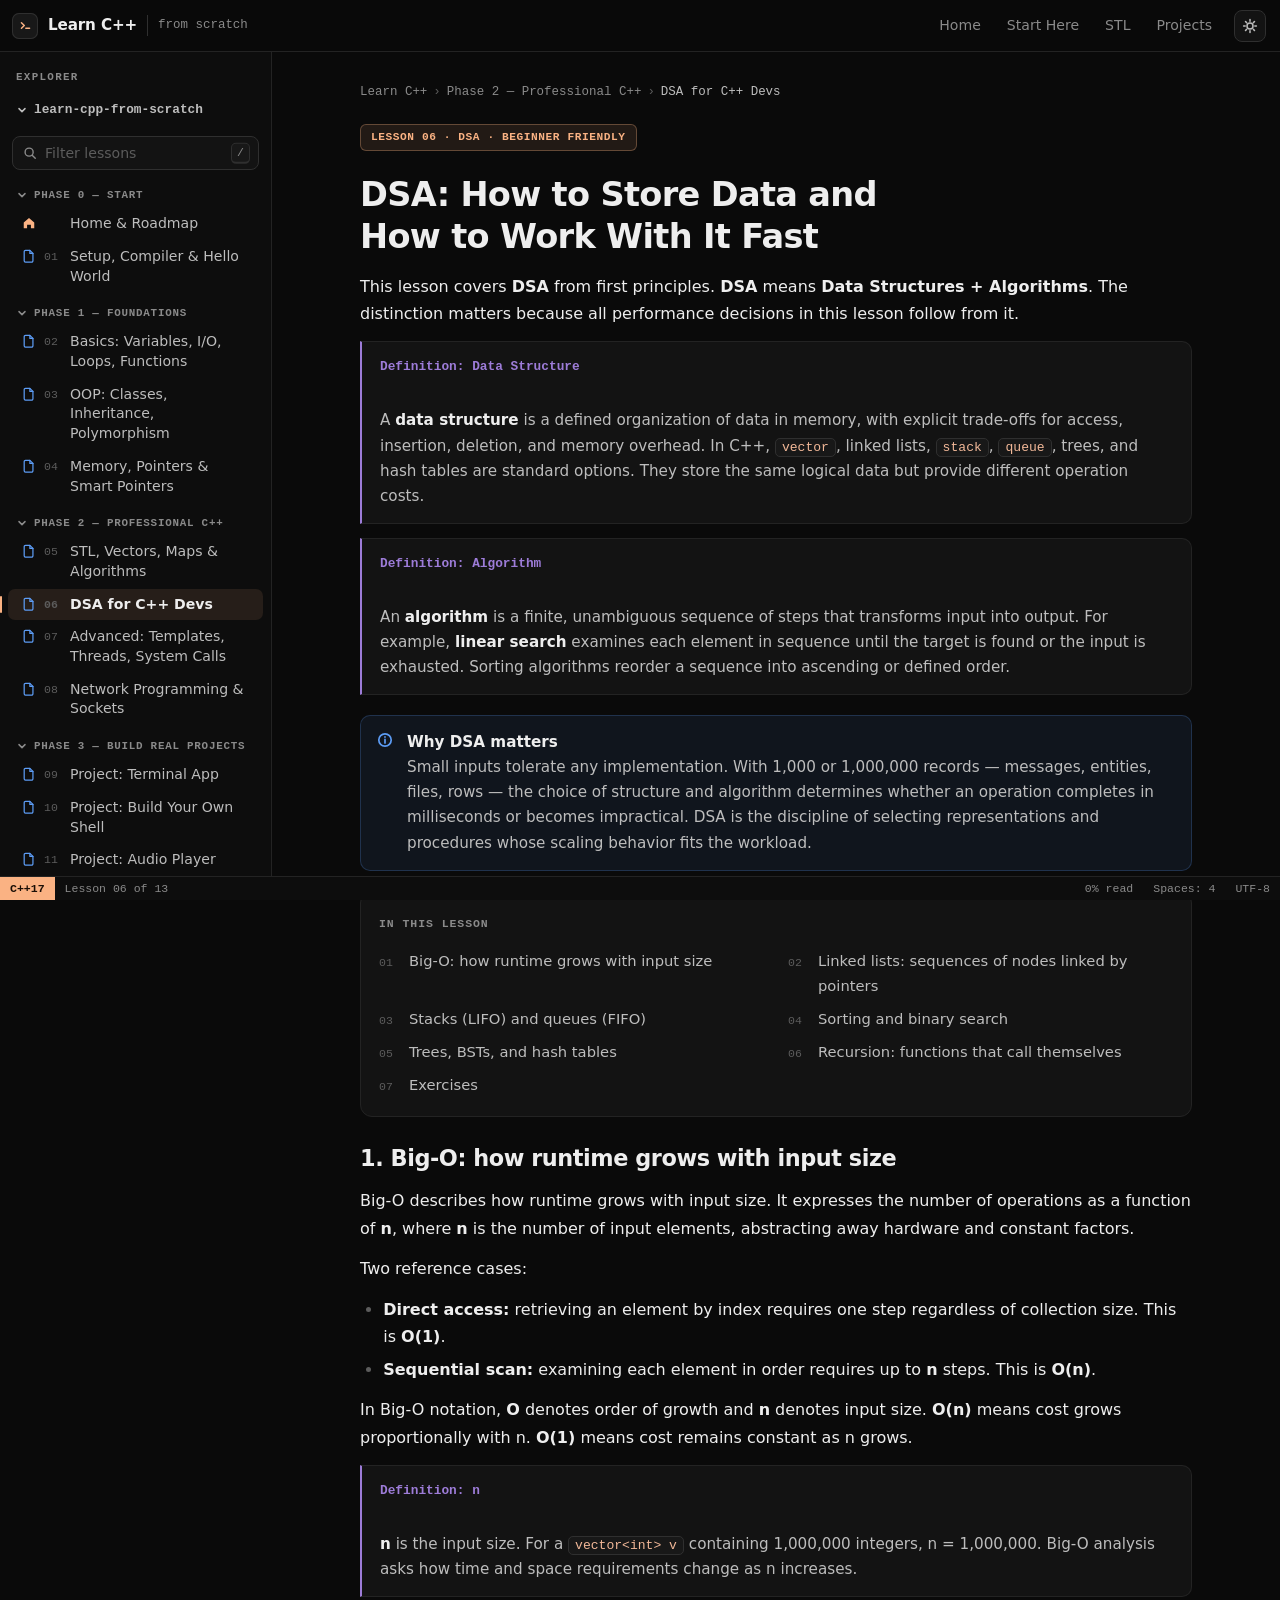
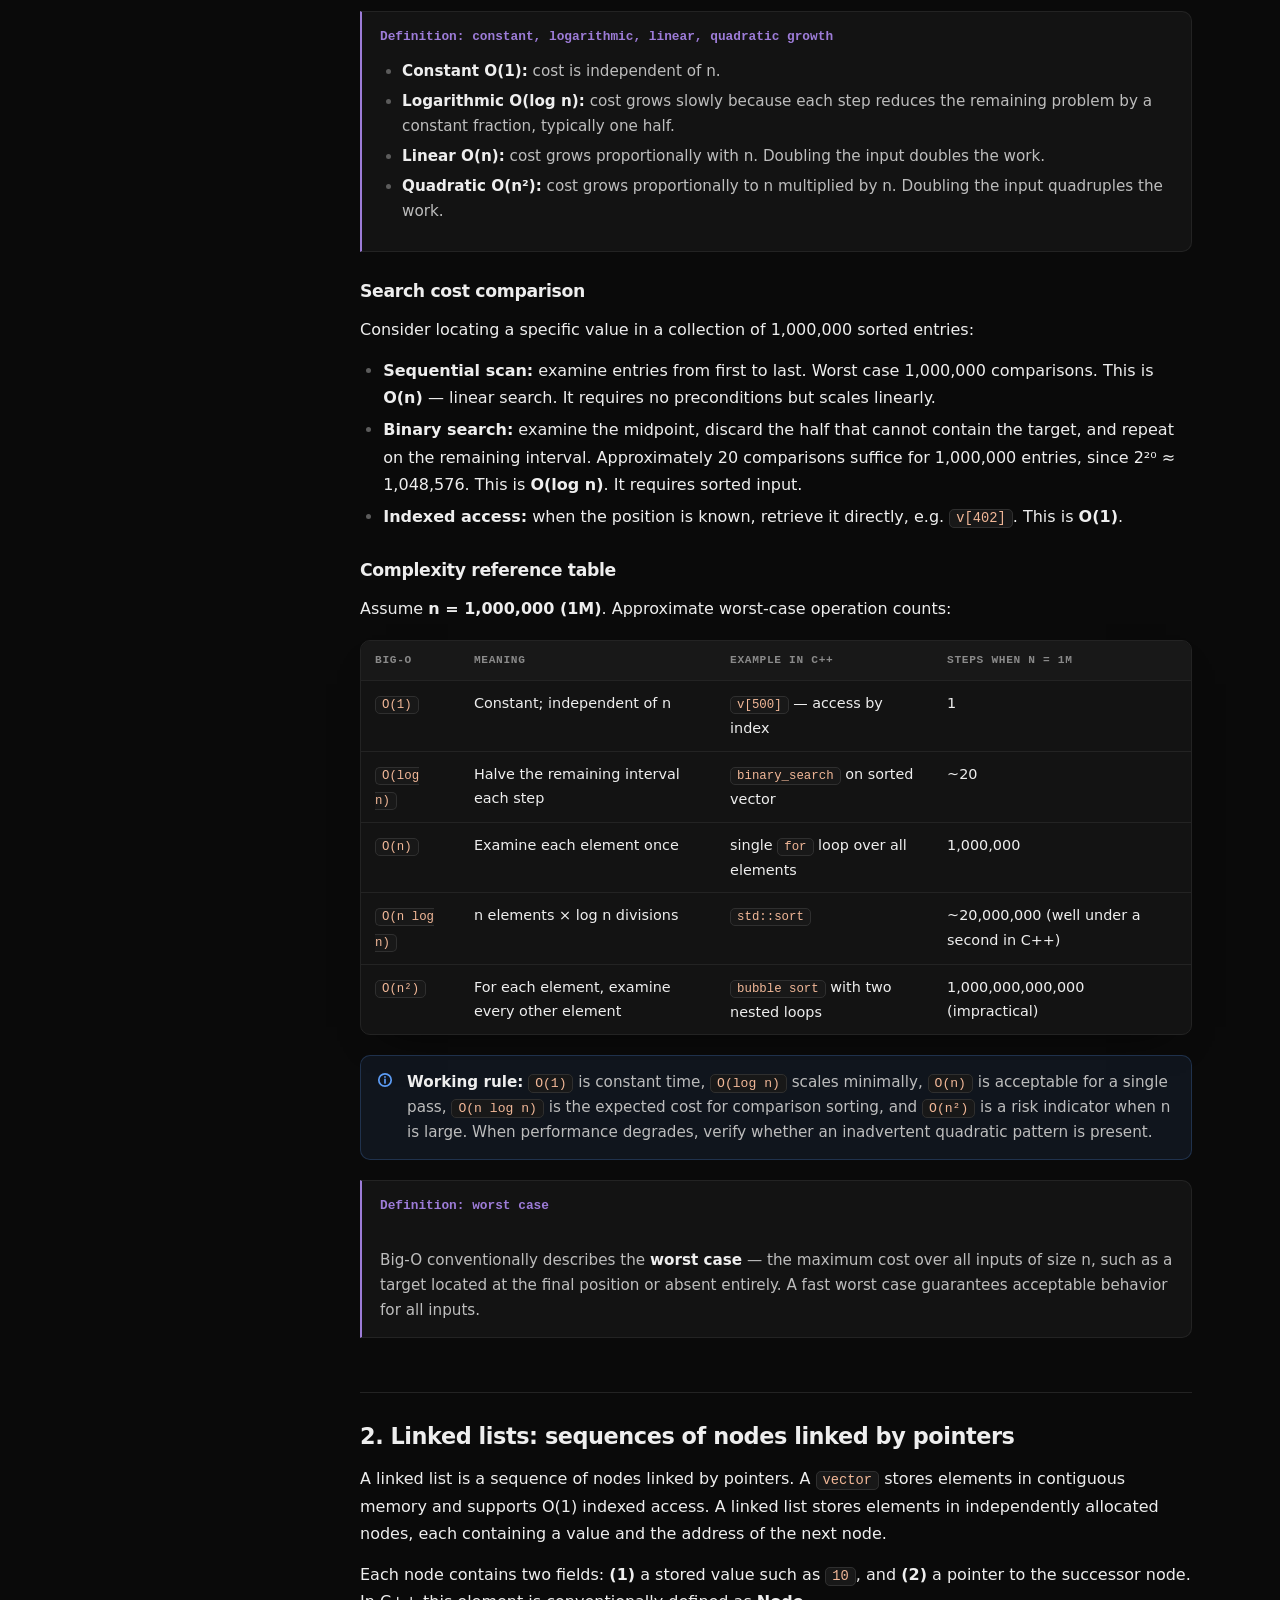
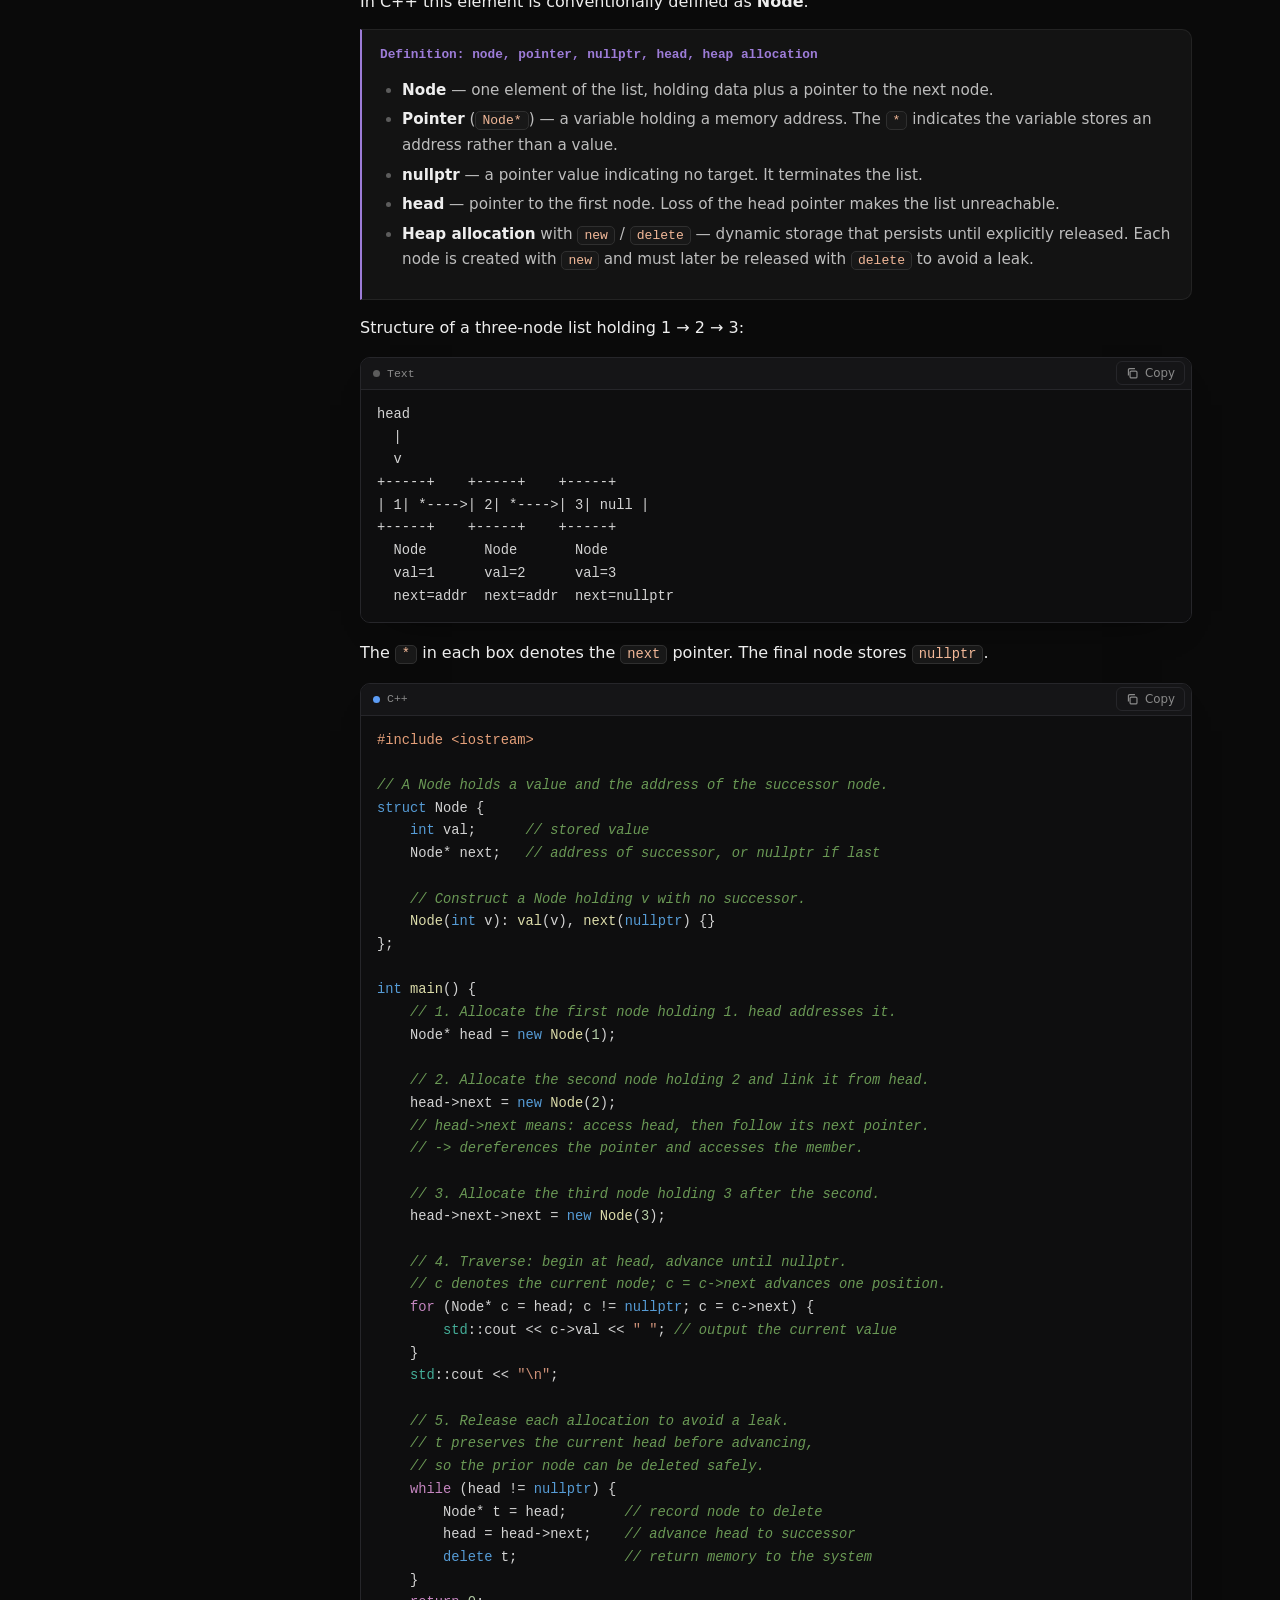
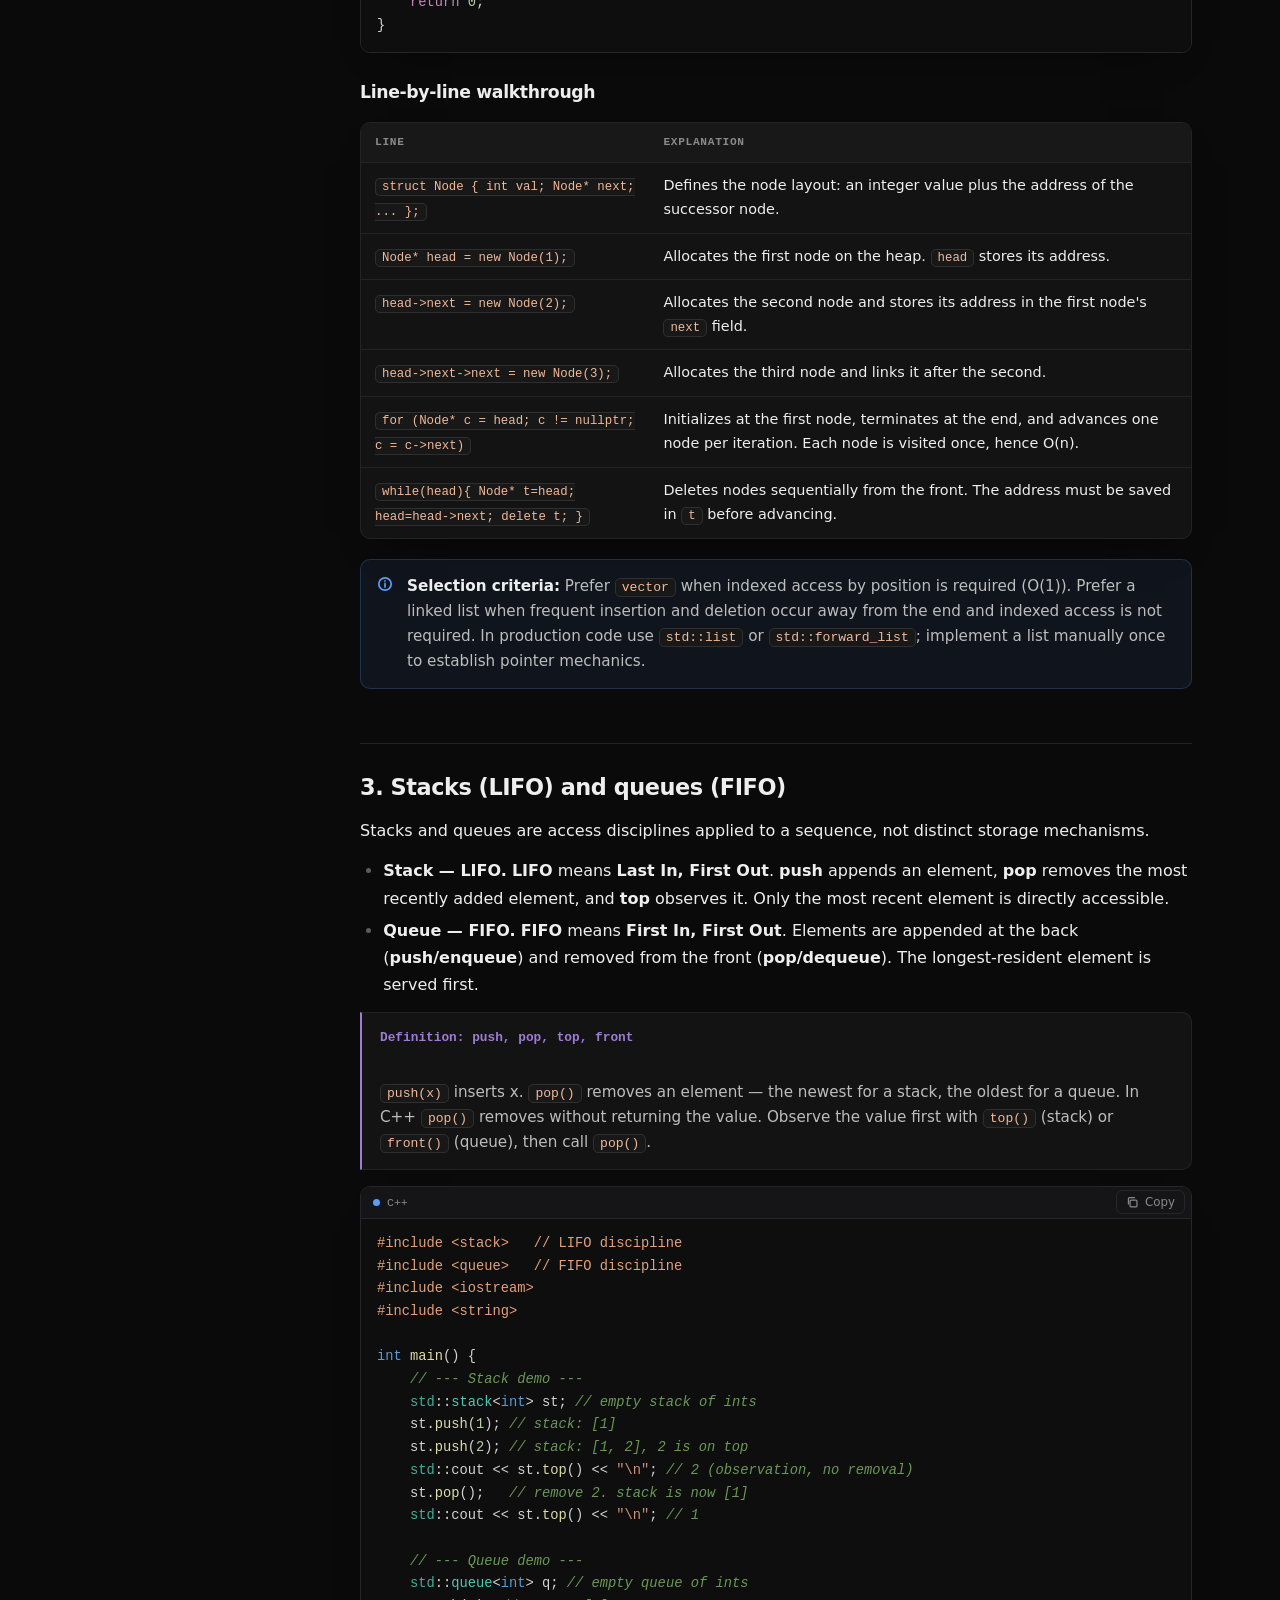
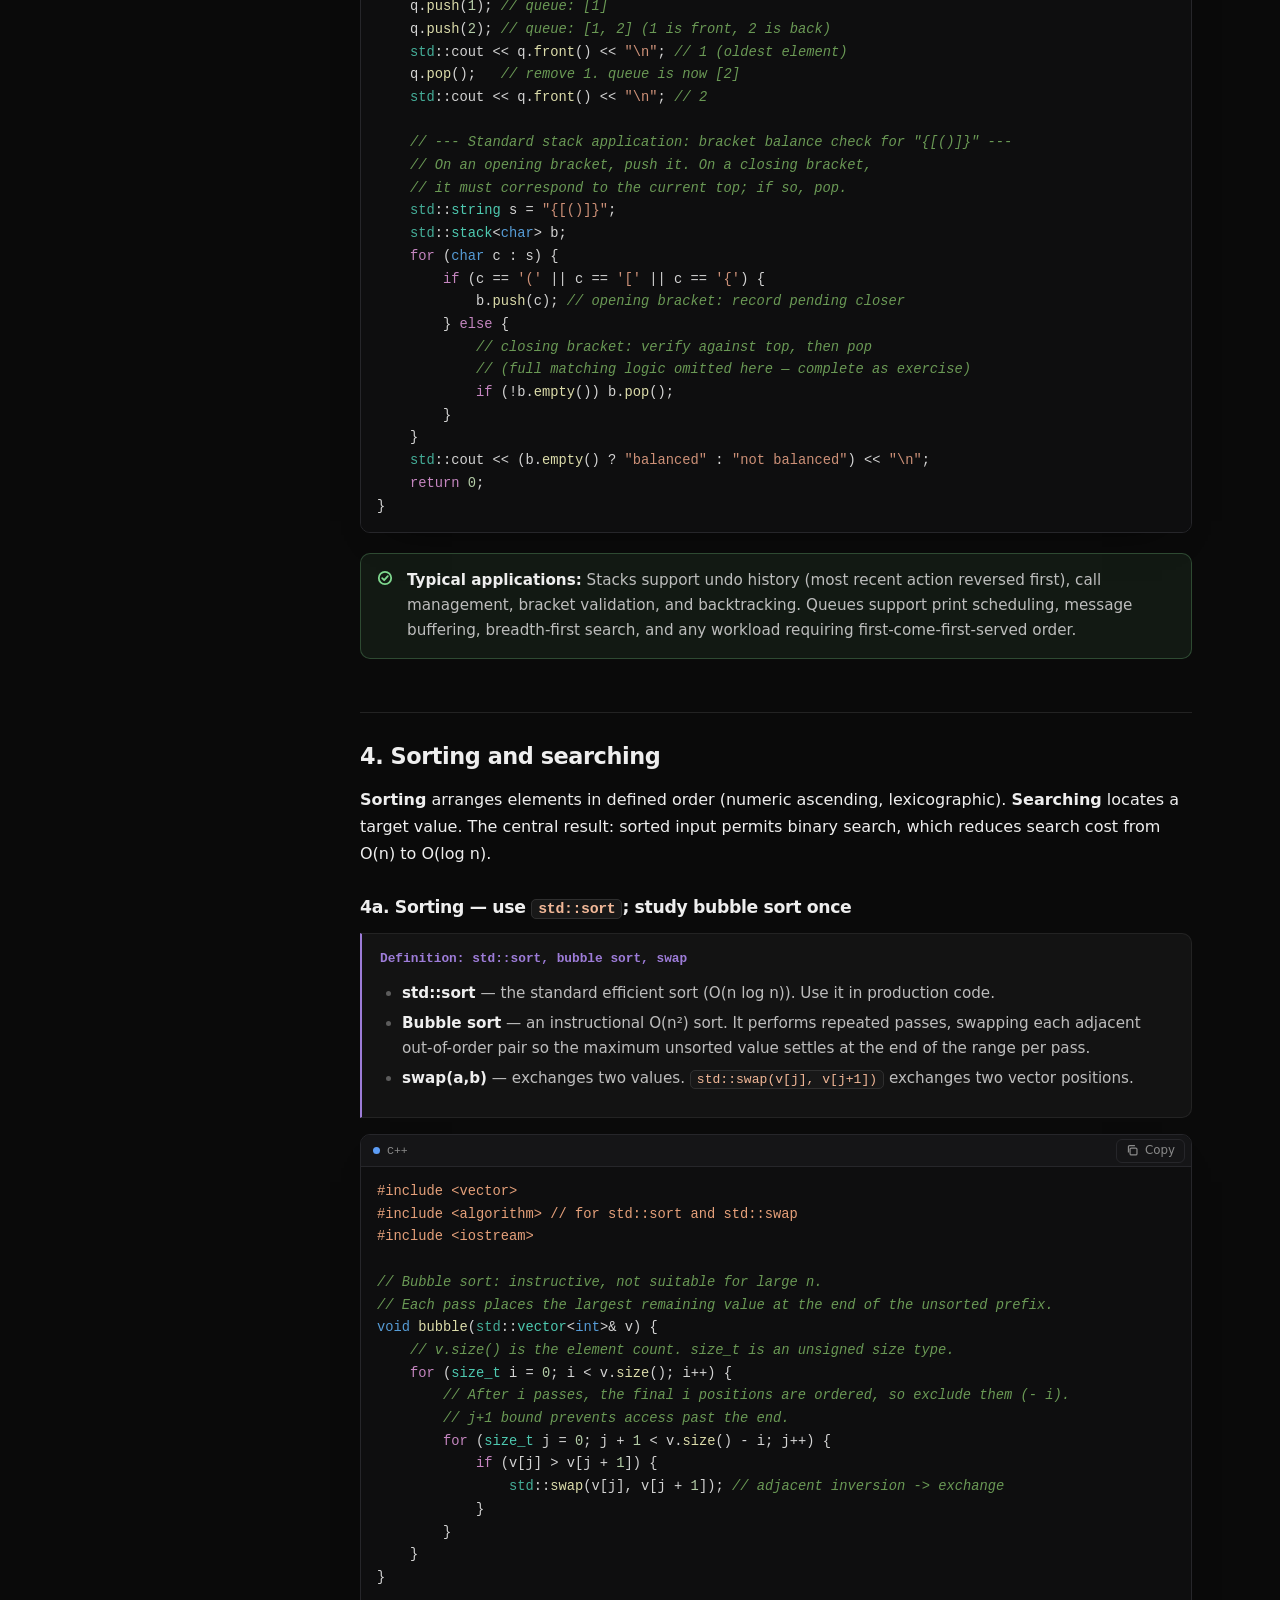
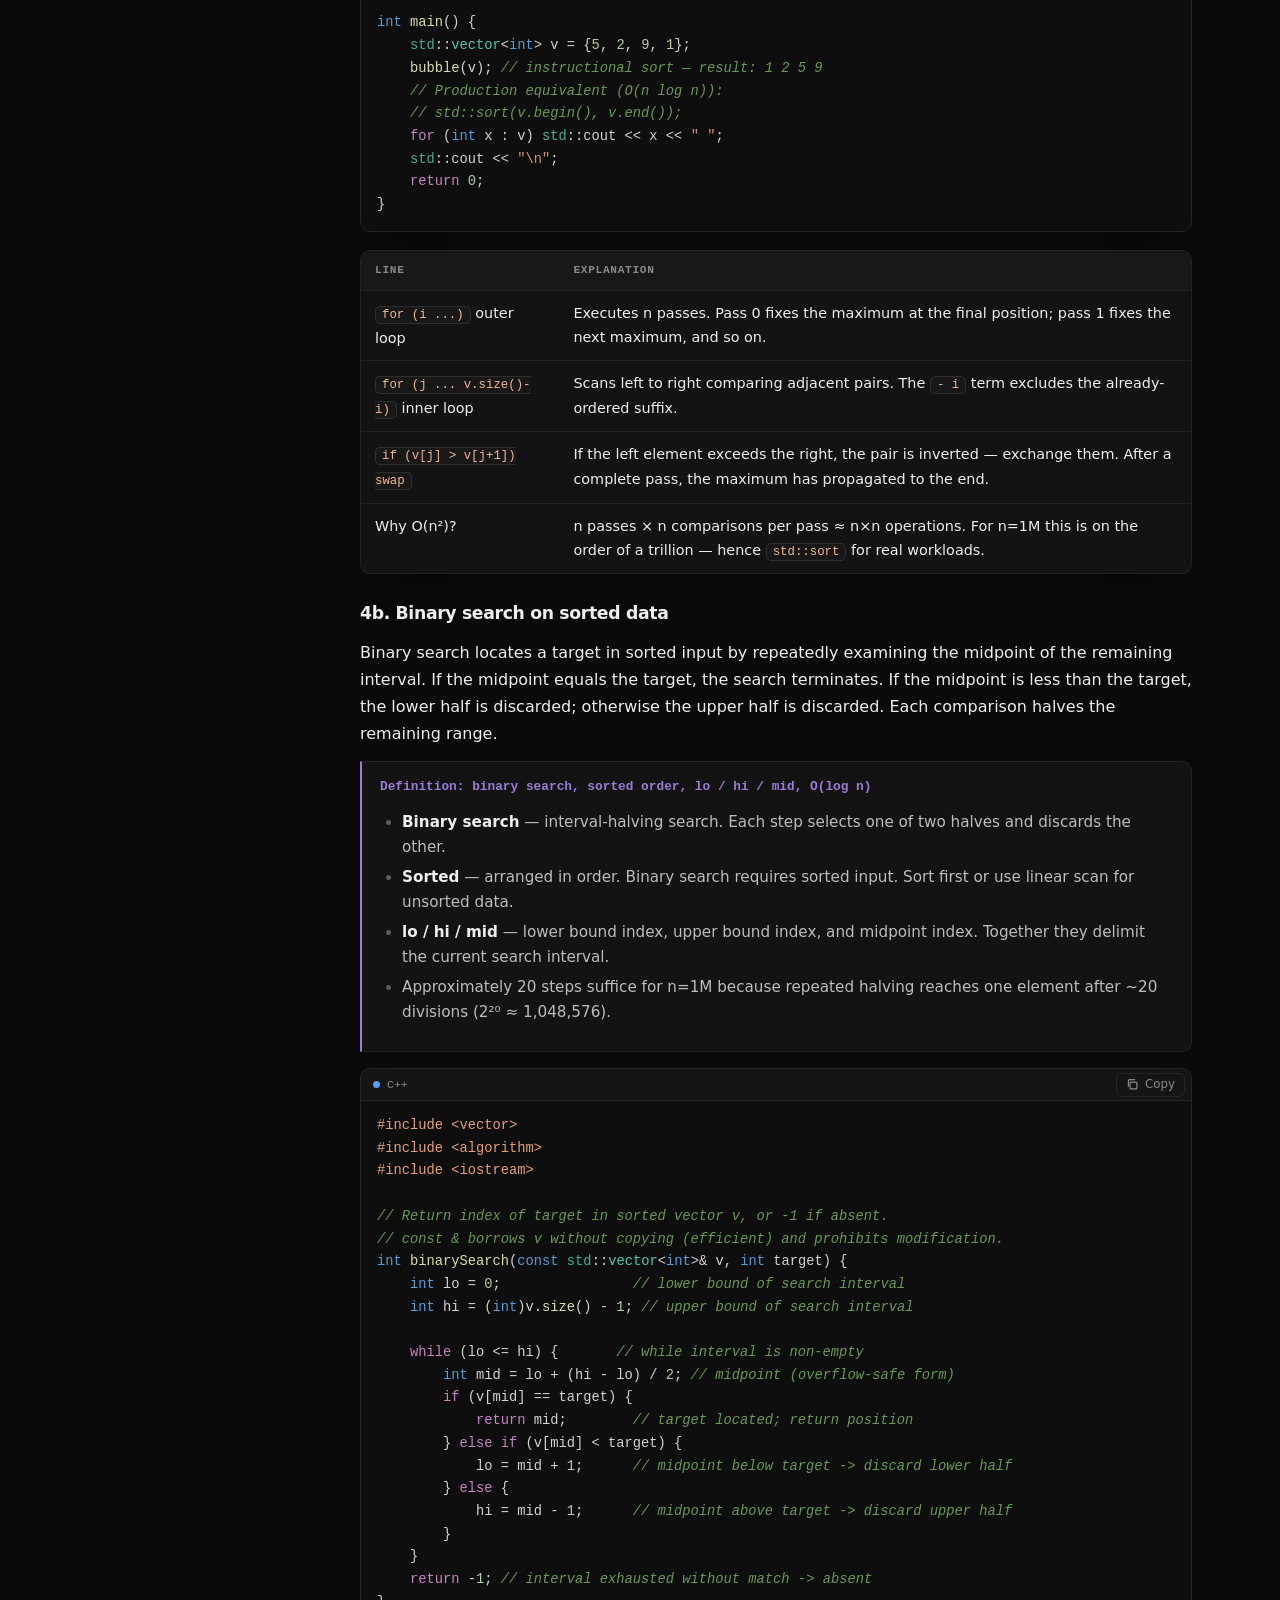
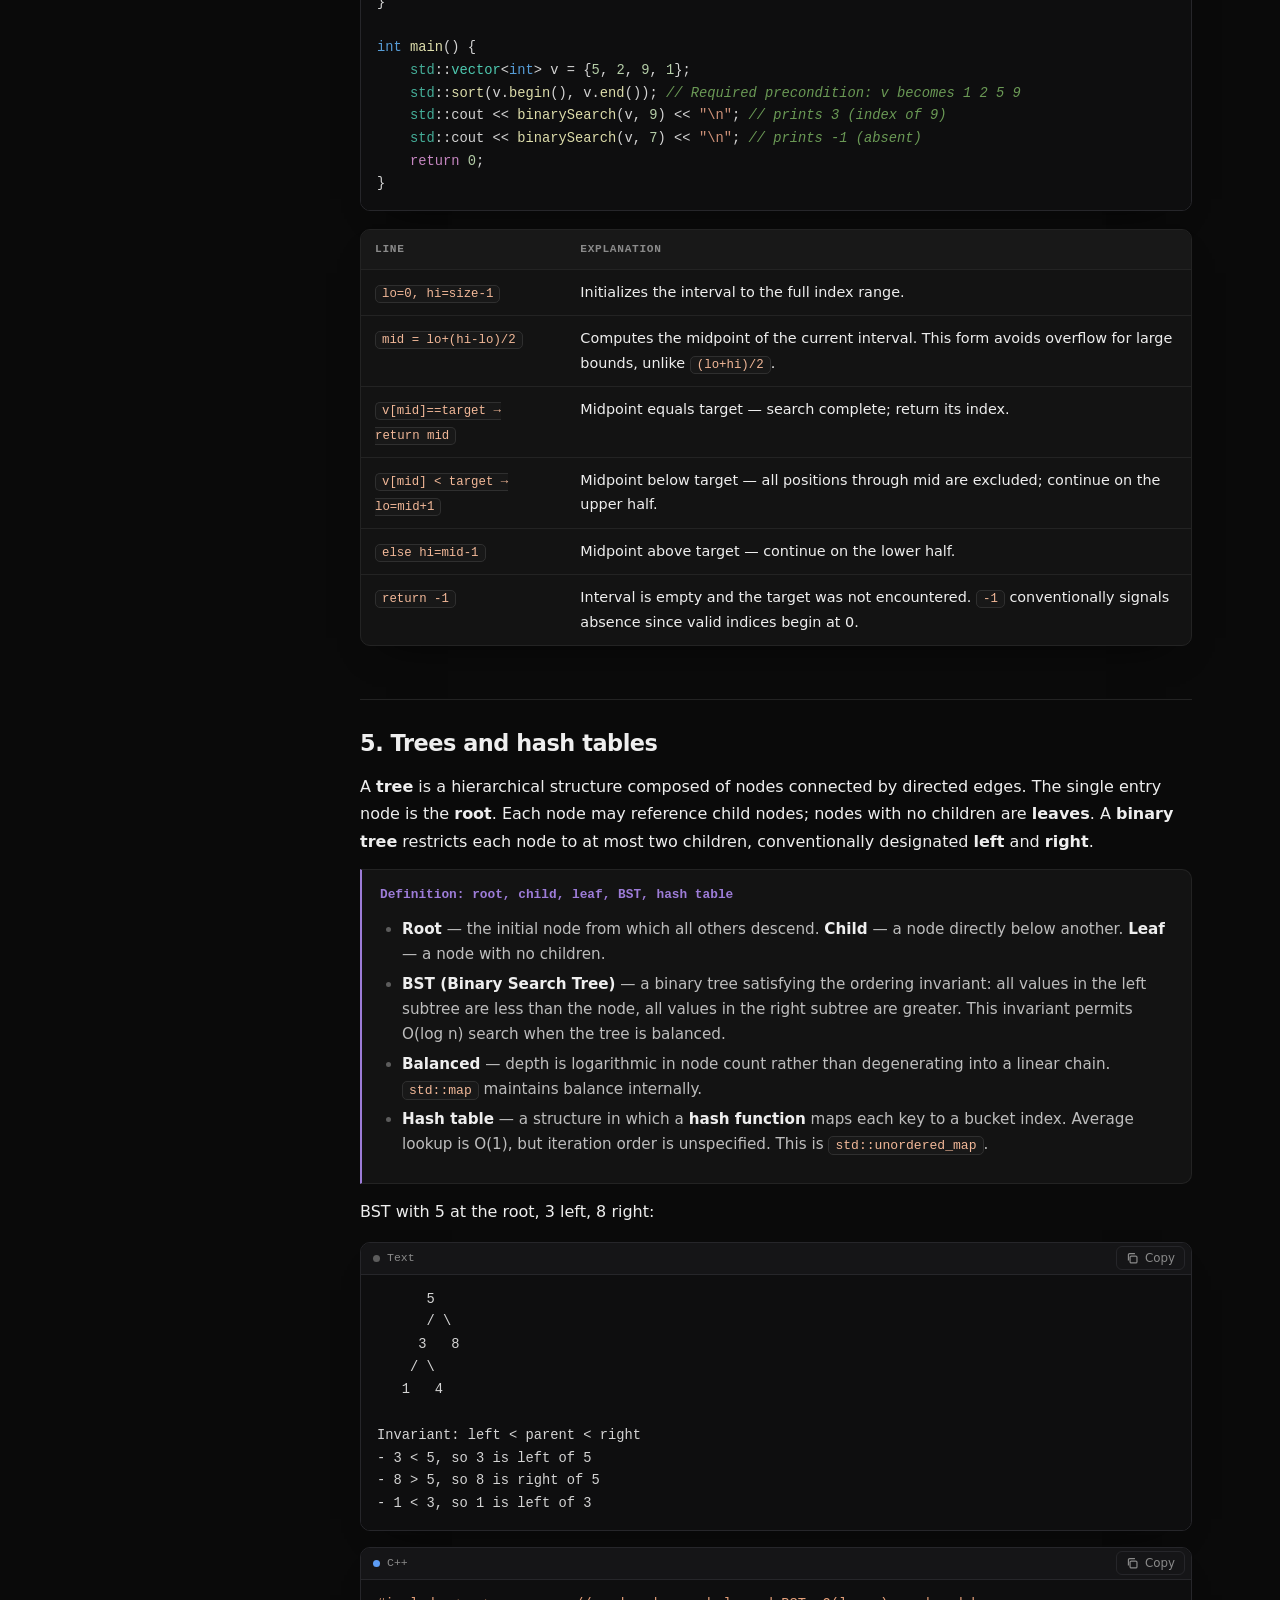
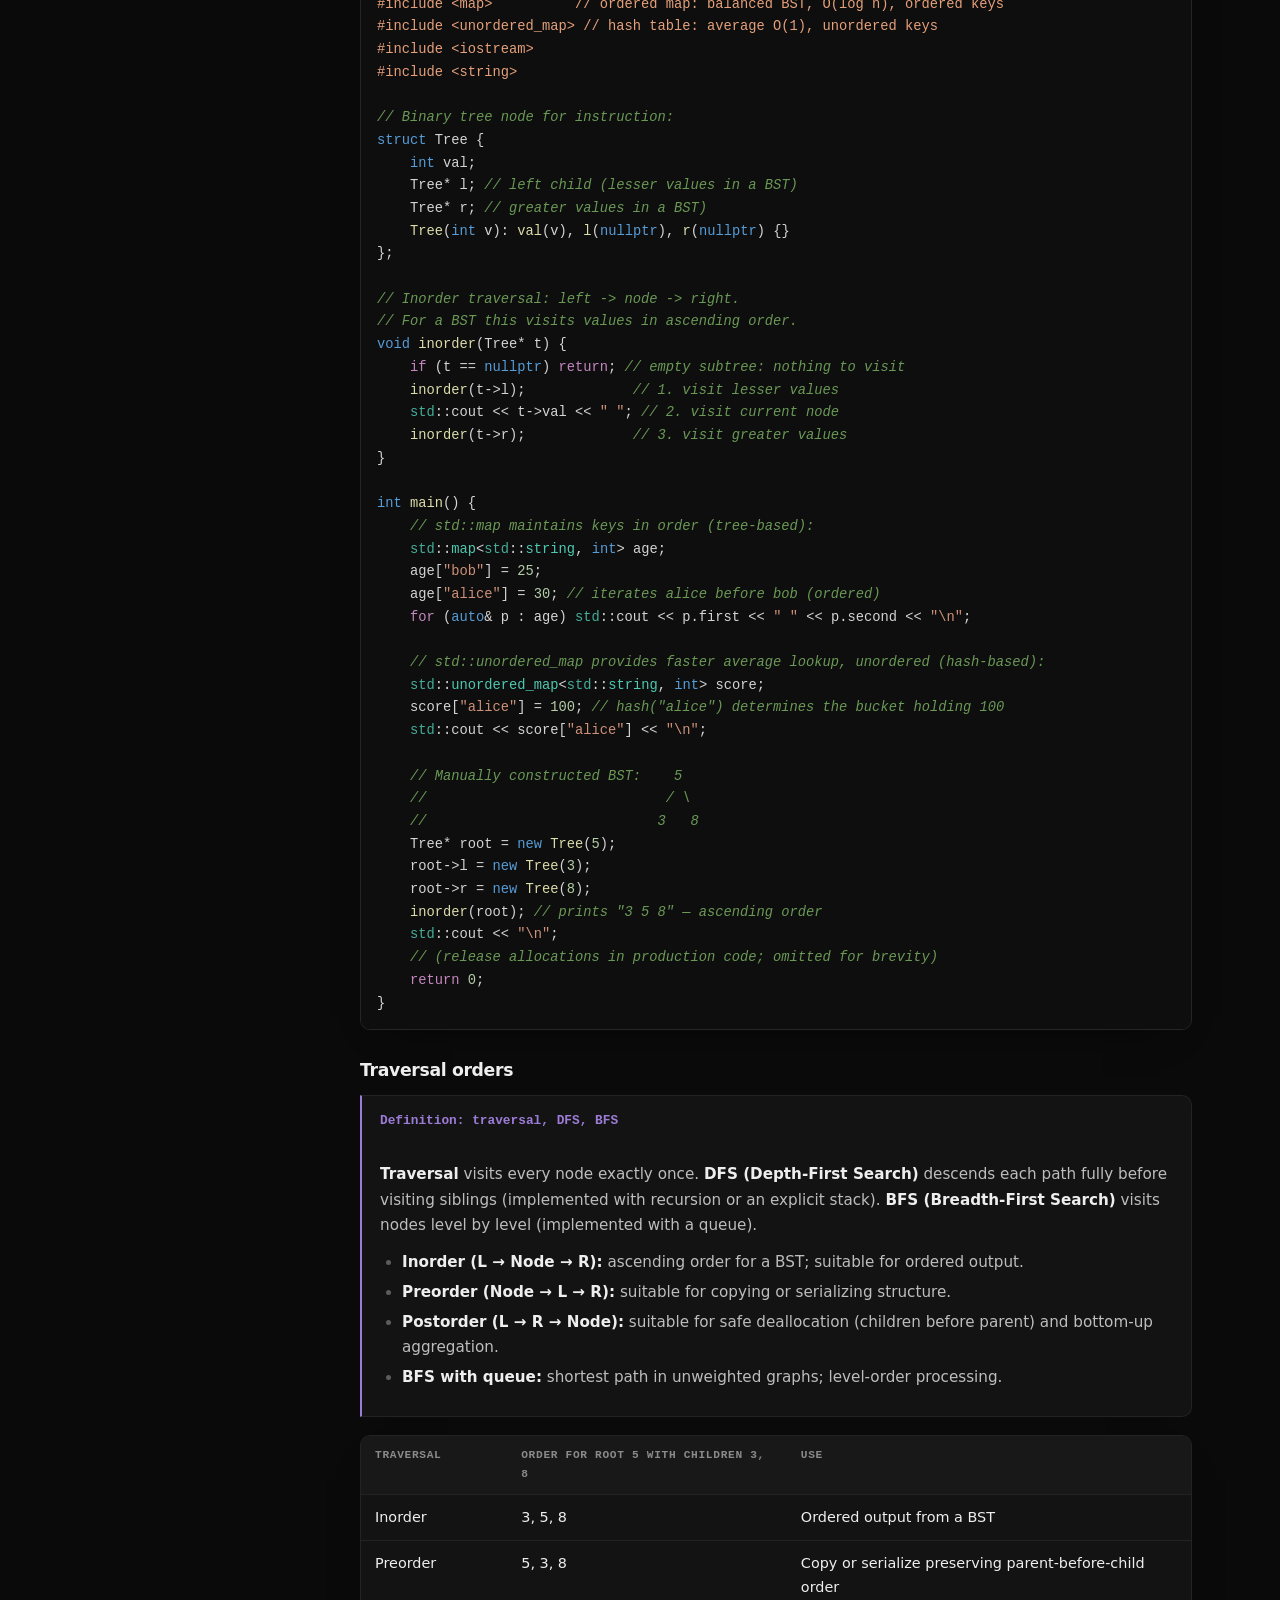
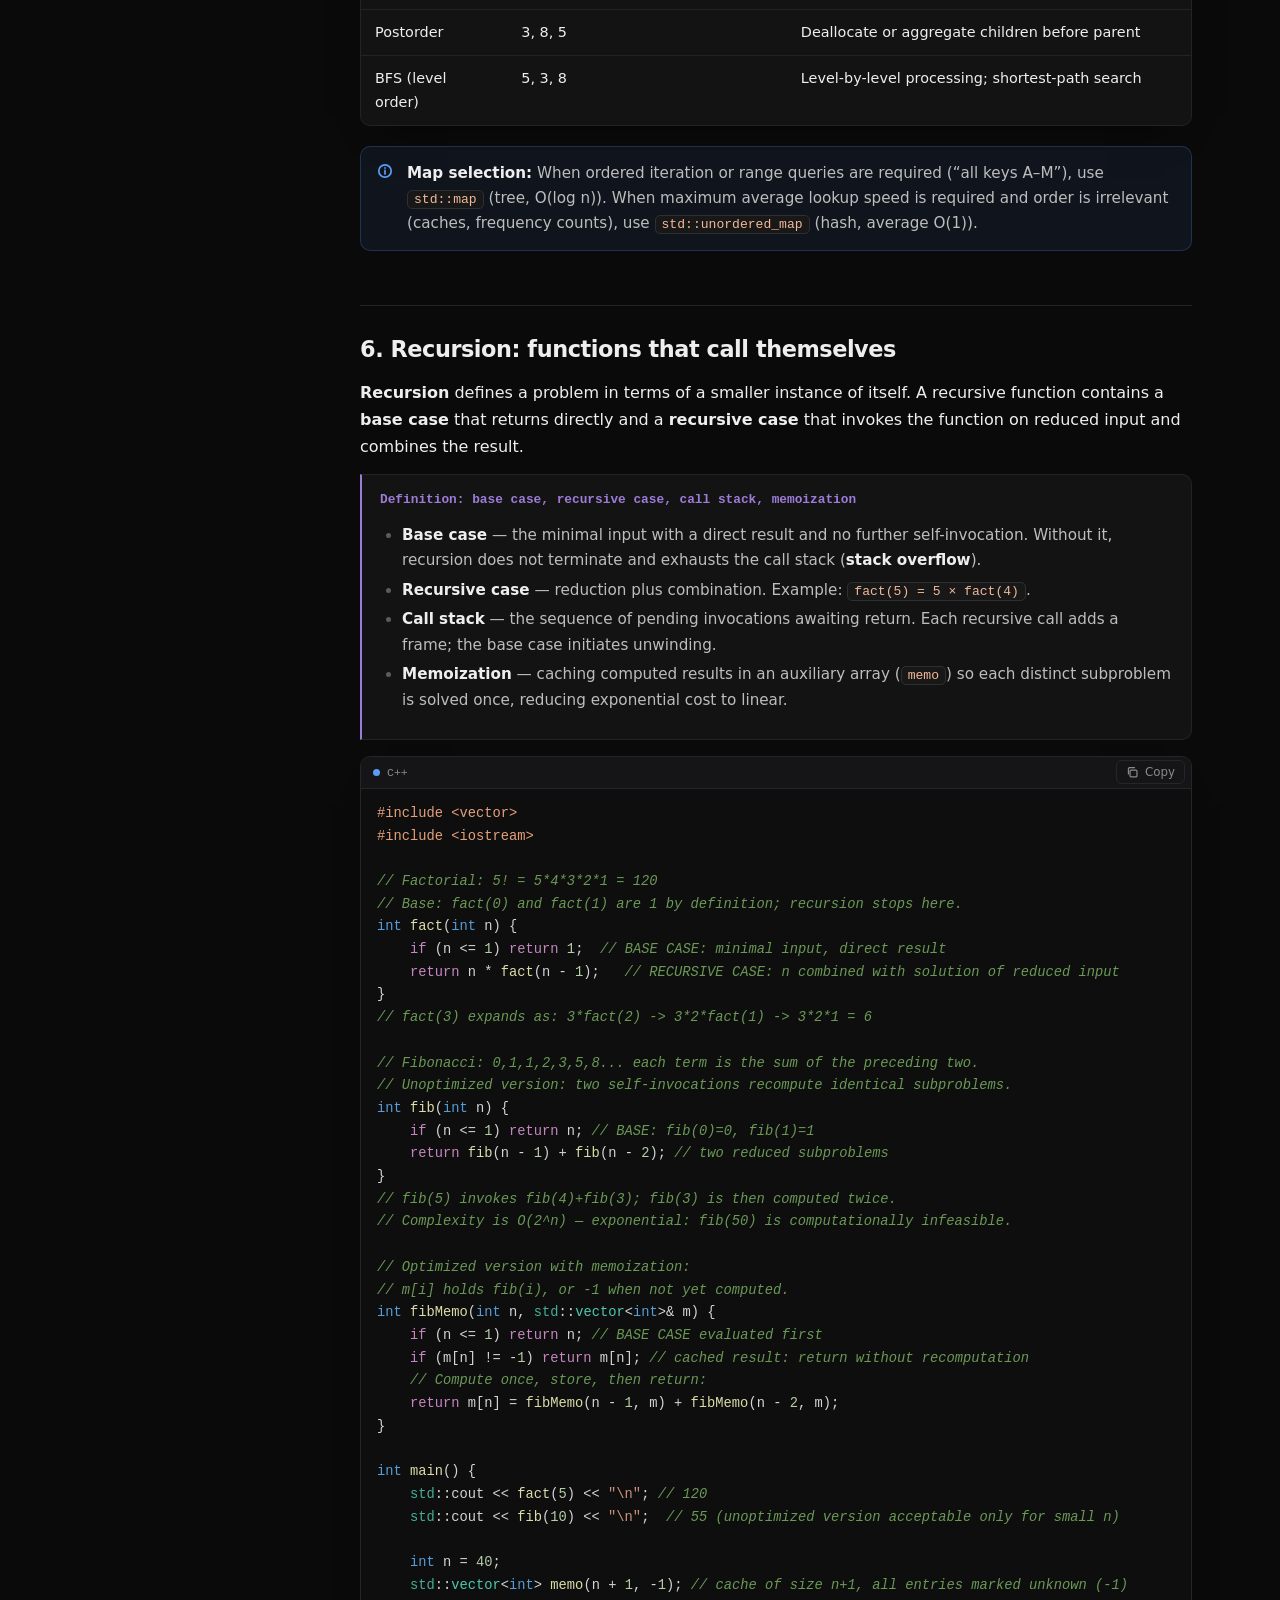
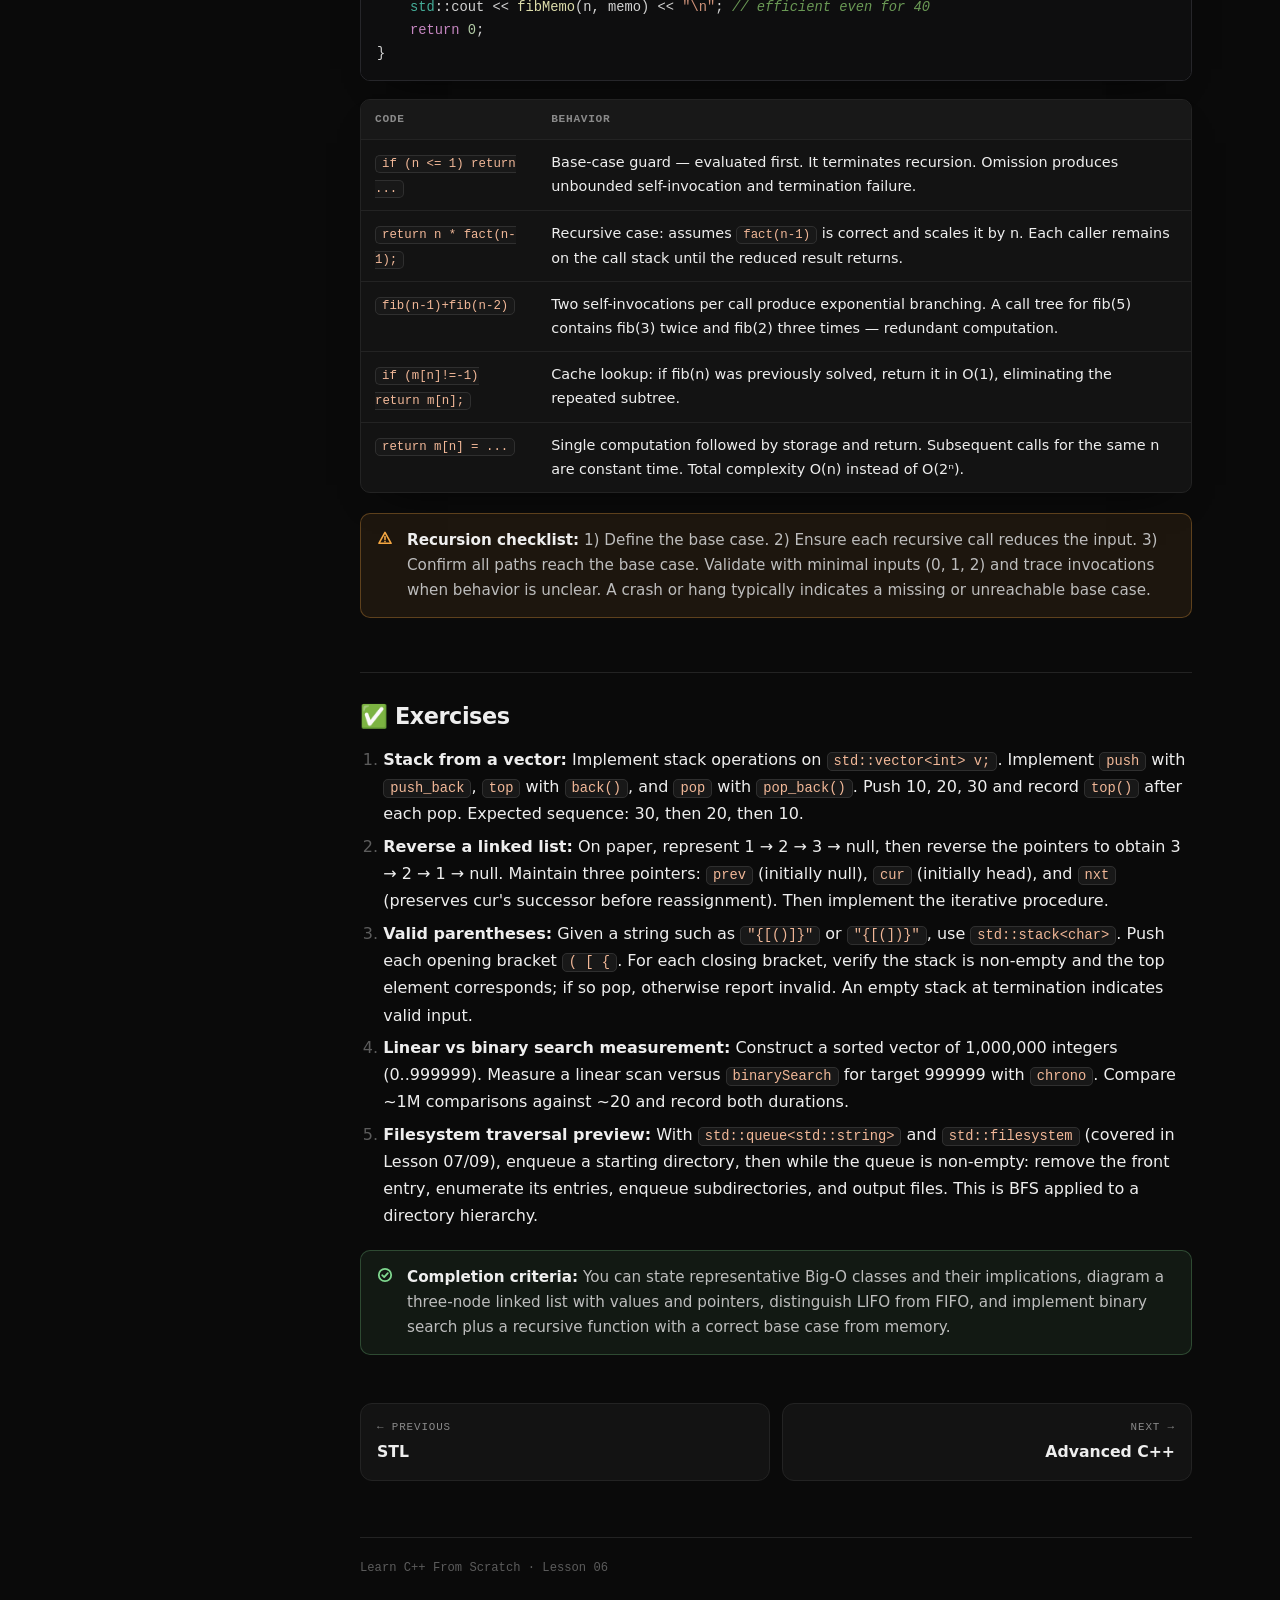
<file: 06-dsa.html>
<!doctype html>
<html lang="en"><head><meta charset="utf-8"><meta name="viewport" content="width=device-width,initial-scale=1">
<title>06 · DSA — Learn C++</title><link rel="icon" href="favicon.svg" type="image/svg+xml">
<meta name="theme-color" content="#0a0a0a">
<script>try{document.documentElement.setAttribute('data-theme',localStorage.getItem('cpp-theme')==='light'?'light':'dark')}catch(e){}</script>
<link rel="stylesheet" href="style.css"></head>
<body><div class="progress" id="progress" aria-hidden="true"></div>
<header class="topbar">
<button class="menu-btn" type="button" aria-label="Show lessons" aria-expanded="false" aria-controls="sidebar" data-menu-btn><svg viewBox="0 0 16 16" fill="none" stroke="currentColor" stroke-width="1.6" stroke-linecap="round" aria-hidden="true"><path d="M2.5 4.5h11M2.5 8h11M2.5 11.5h11"/></svg></button>
<a class="brand" href="index.html"><span class="brand-mark"><svg viewBox="0 0 24 24" fill="none" stroke="currentColor" stroke-width="2.4" stroke-linecap="round" stroke-linejoin="round" aria-hidden="true"><path d="M5.5 7.5l4.5 4.5-4.5 4.5"/><path d="M12.5 16.5h6"/></svg></span><span class="brand-name">Learn C++</span><span class="brand-sub">from scratch</span></a>
<nav class="navlinks">
<a href="index.html">Home</a>
<a href="01-setup.html">Start Here</a>
<a class="nav-opt" href="05-stl.html">STL</a>
<a class="nav-opt" href="10-projects-shell.html">Projects</a>
<button class="iconbtn" type="button" data-theme-btn aria-label="Switch light and dark theme" title="Switch light and dark theme"><svg class="i-sun" viewBox="0 0 16 16" fill="none" stroke="currentColor" stroke-width="1.5" stroke-linecap="round" aria-hidden="true"><circle cx="8" cy="8" r="3"/><path d="M8 1.6v1.6M8 12.8v1.6M1.6 8h1.6M12.8 8h1.6M3.5 3.5l1.1 1.1M11.4 11.4l1.1 1.1M3.5 12.5l1.1-1.1M11.4 4.6l1.1-1.1"/></svg><svg class="i-moon" viewBox="0 0 16 16" fill="none" stroke="currentColor" stroke-width="1.5" stroke-linejoin="round" aria-hidden="true"><path d="M13.4 9.7A5.6 5.6 0 0 1 6.3 2.6a5.6 5.6 0 1 0 7.1 7.1z"/></svg></button>
</nav>
</header>
<div class="layout"><aside class="sidebar" id="sidebar" aria-label="Lessons">
<div class="side-title">Explorer</div>
<div class="side-root">learn-cpp-from-scratch</div>
<div class="search"><svg viewBox="0 0 16 16" width="14" height="14" fill="none" stroke="currentColor" stroke-width="1.6" stroke-linecap="round" aria-hidden="true"><circle cx="7" cy="7" r="4.6"/><path d="M10.5 10.5L14 14"/></svg><input id="search" type="text" placeholder="Filter lessons" autocomplete="off" spellcheck="false" aria-label="Filter lessons"><kbd>/</kbd></div>
<div class="tree">
<div class="tree-group">
<button class="tree-head" type="button" aria-expanded="true">Phase 0 — Start</button>
<div class="tree-items">
<a class="tree-item" href="index.html"><span class="ti-icon home"></span><span class="ti-num"></span><span class="ti-title">Home &amp; Roadmap</span></a>
<a class="tree-item" href="01-setup.html"><span class="ti-icon"></span><span class="ti-num">01</span><span class="ti-title">Setup, Compiler &amp; Hello World</span></a>
</div>
</div>
<div class="tree-group">
<button class="tree-head" type="button" aria-expanded="true">Phase 1 — Foundations</button>
<div class="tree-items">
<a class="tree-item" href="02-basics.html"><span class="ti-icon"></span><span class="ti-num">02</span><span class="ti-title">Basics: Variables, I/O, Loops, Functions</span></a>
<a class="tree-item" href="03-oop.html"><span class="ti-icon"></span><span class="ti-num">03</span><span class="ti-title">OOP: Classes, Inheritance, Polymorphism</span></a>
<a class="tree-item" href="04-memory.html"><span class="ti-icon"></span><span class="ti-num">04</span><span class="ti-title">Memory, Pointers &amp; Smart Pointers</span></a>
</div>
</div>
<div class="tree-group">
<button class="tree-head" type="button" aria-expanded="true">Phase 2 — Professional C++</button>
<div class="tree-items">
<a class="tree-item" href="05-stl.html"><span class="ti-icon"></span><span class="ti-num">05</span><span class="ti-title">STL, Vectors, Maps &amp; Algorithms</span></a>
<a class="tree-item" href="06-dsa.html"><span class="ti-icon"></span><span class="ti-num">06</span><span class="ti-title">DSA for C++ Devs</span></a>
<a class="tree-item" href="07-advanced.html"><span class="ti-icon"></span><span class="ti-num">07</span><span class="ti-title">Advanced: Templates, Threads, System Calls</span></a>
<a class="tree-item" href="08-networking.html"><span class="ti-icon"></span><span class="ti-num">08</span><span class="ti-title">Network Programming &amp; Sockets</span></a>
</div>
</div>
<div class="tree-group">
<button class="tree-head" type="button" aria-expanded="true">Phase 3 — Build Real Projects</button>
<div class="tree-items">
<a class="tree-item" href="09-projects-terminal.html"><span class="ti-icon"></span><span class="ti-num">09</span><span class="ti-title">Project: Terminal App</span></a>
<a class="tree-item" href="10-projects-shell.html"><span class="ti-icon"></span><span class="ti-num">10</span><span class="ti-title">Project: Build Your Own Shell</span></a>
<a class="tree-item" href="11-projects-audio.html"><span class="ti-icon"></span><span class="ti-num">11</span><span class="ti-title">Project: Audio Player</span></a>
<a class="tree-item" href="12-projects-opengl.html"><span class="ti-icon"></span><span class="ti-num">12</span><span class="ti-title">Project: OpenGL / SFML Game</span></a>
<a class="tree-item" href="13-projects-ai.html"><span class="ti-icon"></span><span class="ti-num">13</span><span class="ti-title">Project: AI Inference Engine</span></a>
</div>
</div>
</div>
</aside><main class="content">
<span class="badge">Lesson 06 · DSA · Beginner Friendly</span>
<h1>DSA: How to Store Data and How to Work With It Fast</h1>
<p>This lesson covers <strong>DSA</strong> from first principles. <strong>DSA</strong> means <strong>Data Structures + Algorithms</strong>. The distinction matters because all performance decisions in this lesson follow from it.</p>

<div class="explain"><strong>Definition: Data Structure</strong><br>A <strong>data structure</strong> is a defined organization of data in memory, with explicit trade-offs for access, insertion, deletion, and memory overhead. In C++, <code>vector</code>, linked lists, <code>stack</code>, <code>queue</code>, trees, and hash tables are standard options. They store the same logical data but provide different operation costs.</div>

<div class="explain"><strong>Definition: Algorithm</strong><br>An <strong>algorithm</strong> is a finite, unambiguous sequence of steps that transforms input into output. For example, <strong>linear search</strong> examines each element in sequence until the target is found or the input is exhausted. Sorting algorithms reorder a sequence into ascending or defined order.</div>

<div class="callout"><strong>Why DSA matters</strong><br>Small inputs tolerate any implementation. With 1,000 or 1,000,000 records — messages, entities, files, rows — the choice of structure and algorithm determines whether an operation completes in milliseconds or becomes impractical. DSA is the discipline of selecting representations and procedures whose scaling behavior fits the workload.</div>

<div class="toc"><strong>In this lesson</strong><ol><li>Big-O: how runtime grows with input size</li><li>Linked lists: sequences of nodes linked by pointers</li><li>Stacks (LIFO) and queues (FIFO)</li><li>Sorting and binary search</li><li>Trees, BSTs, and hash tables</li><li>Recursion: functions that call themselves</li><li>Exercises</li></ol></div>

<h2>1. Big-O: how runtime grows with input size</h2>
<p>Big-O describes how runtime grows with input size. It expresses the number of operations as a function of <strong>n</strong>, where <strong>n</strong> is the number of input elements, abstracting away hardware and constant factors.</p>
<p>Two reference cases:</p>
<ul><li><strong>Direct access:</strong> retrieving an element by index requires one step regardless of collection size. This is <strong>O(1)</strong>.</li><li><strong>Sequential scan:</strong> examining each element in order requires up to <strong>n</strong> steps. This is <strong>O(n)</strong>.</li></ul>
<p>In Big-O notation, <strong>O</strong> denotes order of growth and <strong>n</strong> denotes input size. <strong>O(n)</strong> means cost grows proportionally with n. <strong>O(1)</strong> means cost remains constant as n grows.</p>

<div class="explain"><strong>Definition: n</strong><br><strong>n</strong> is the input size. For a <code>vector&lt;int&gt; v</code> containing 1,000,000 integers, n = 1,000,000. Big-O analysis asks how time and space requirements change as n increases.</div>

<div class="explain"><strong>Definition: constant, logarithmic, linear, quadratic growth</strong>
<ul><li><strong>Constant O(1):</strong> cost is independent of n.</li><li><strong>Logarithmic O(log n):</strong> cost grows slowly because each step reduces the remaining problem by a constant fraction, typically one half.</li><li><strong>Linear O(n):</strong> cost grows proportionally with n. Doubling the input doubles the work.</li><li><strong>Quadratic O(n²):</strong> cost grows proportionally to n multiplied by n. Doubling the input quadruples the work.</li></ul>
</div>

<h3>Search cost comparison</h3>
<p>Consider locating a specific value in a collection of 1,000,000 sorted entries:</p>
<ul><li><strong>Sequential scan:</strong> examine entries from first to last. Worst case 1,000,000 comparisons. This is <strong>O(n)</strong> — linear search. It requires no preconditions but scales linearly.</li><li><strong>Binary search:</strong> examine the midpoint, discard the half that cannot contain the target, and repeat on the remaining interval. Approximately 20 comparisons suffice for 1,000,000 entries, since 2²⁰ ≈ 1,048,576. This is <strong>O(log n)</strong>. It requires sorted input.</li><li><strong>Indexed access:</strong> when the position is known, retrieve it directly, e.g. <code>v[402]</code>. This is <strong>O(1)</strong>.</li></ul>

<h3>Complexity reference table</h3>
<p>Assume <strong>n = 1,000,000 (1M)</strong>. Approximate worst-case operation counts:</p>
<table><tr><th>Big-O</th><th>Meaning</th><th>Example in C++</th><th>Steps when n = 1M</th></tr>
<tr><td><code>O(1)</code></td><td>Constant; independent of n</td><td><code>v[500]</code> — access by index</td><td>1</td></tr>
<tr><td><code>O(log n)</code></td><td>Halve the remaining interval each step</td><td><code>binary_search</code> on sorted vector</td><td>~20</td></tr>
<tr><td><code>O(n)</code></td><td>Examine each element once</td><td>single <code>for</code> loop over all elements</td><td>1,000,000</td></tr>
<tr><td><code>O(n log n)</code></td><td>n elements × log n divisions</td><td><code>std::sort</code></td><td>~20,000,000 (well under a second in C++)</td></tr>
<tr><td><code>O(n²)</code></td><td>For each element, examine every other element</td><td><code>bubble sort</code> with two nested loops</td><td>1,000,000,000,000 (impractical)</td></tr></table>

<div class="callout"><strong>Working rule:</strong> <code>O(1)</code> is constant time, <code>O(log n)</code> scales minimally, <code>O(n)</code> is acceptable for a single pass, <code>O(n log n)</code> is the expected cost for comparison sorting, and <code>O(n²)</code> is a risk indicator when n is large. When performance degrades, verify whether an inadvertent quadratic pattern is present.</div>

<div class="explain"><strong>Definition: worst case</strong><br>Big-O conventionally describes the <strong>worst case</strong> — the maximum cost over all inputs of size n, such as a target located at the final position or absent entirely. A fast worst case guarantees acceptable behavior for all inputs.</div>

<h2>2. Linked lists: sequences of nodes linked by pointers</h2>
<p>A linked list is a sequence of nodes linked by pointers. A <code>vector</code> stores elements in contiguous memory and supports O(1) indexed access. A linked list stores elements in independently allocated nodes, each containing a value and the address of the next node.</p>
<p>Each node contains two fields: <strong>(1)</strong> a stored value such as <code>10</code>, and <strong>(2)</strong> a pointer to the successor node. In C++ this element is conventionally defined as <strong>Node</strong>.</p>

<div class="explain"><strong>Definition: node, pointer, nullptr, head, heap allocation</strong>
<ul><li><strong>Node</strong> — one element of the list, holding data plus a pointer to the next node.</li><li><strong>Pointer</strong> (<code>Node*</code>) — a variable holding a memory address. The <code>*</code> indicates the variable stores an address rather than a value.</li><li><strong>nullptr</strong> — a pointer value indicating no target. It terminates the list.</li><li><strong>head</strong> — pointer to the first node. Loss of the head pointer makes the list unreachable.</li><li><strong>Heap allocation</strong> with <code>new</code> / <code>delete</code> — dynamic storage that persists until explicitly released. Each node is created with <code>new</code> and must later be released with <code>delete</code> to avoid a leak.</li></ul>
</div>

<p>Structure of a three-node list holding 1 → 2 → 3:</p>
<pre><code>head
  |
  v
+-----+    +-----+    +-----+
| 1| *----&gt;| 2| *----&gt;| 3| null |
+-----+    +-----+    +-----+
  Node       Node       Node
  val=1      val=2      val=3
  next=addr  next=addr  next=nullptr</code></pre>
<p>The <code>*</code> in each box denotes the <code>next</code> pointer. The final node stores <code>nullptr</code>.</p>

<pre><code>#include &lt;iostream&gt;

// A Node holds a value and the address of the successor node.
struct Node {
    int val;      // stored value
    Node* next;   // address of successor, or nullptr if last

    // Construct a Node holding v with no successor.
    Node(int v): val(v), next(nullptr) {}
};

int main() {
    // 1. Allocate the first node holding 1. head addresses it.
    Node* head = new Node(1);

    // 2. Allocate the second node holding 2 and link it from head.
    head-&gt;next = new Node(2);
    // head-&gt;next means: access head, then follow its next pointer.
    // -&gt; dereferences the pointer and accesses the member.

    // 3. Allocate the third node holding 3 after the second.
    head-&gt;next-&gt;next = new Node(3);

    // 4. Traverse: begin at head, advance until nullptr.
    // c denotes the current node; c = c-&gt;next advances one position.
    for (Node* c = head; c != nullptr; c = c-&gt;next) {
        std::cout &lt;&lt; c-&gt;val &lt;&lt; " "; // output the current value
    }
    std::cout &lt;&lt; "\n";

    // 5. Release each allocation to avoid a leak.
    // t preserves the current head before advancing,
    // so the prior node can be deleted safely.
    while (head != nullptr) {
        Node* t = head;       // record node to delete
        head = head-&gt;next;    // advance head to successor
        delete t;             // return memory to the system
    }
    return 0;
}</code></pre>

<h3>Line-by-line walkthrough</h3>
<table><tr><th>Line</th><th>Explanation</th></tr>
<tr><td><code>struct Node { int val; Node* next; ... };</code></td><td>Defines the node layout: an integer value plus the address of the successor node.</td></tr>
<tr><td><code>Node* head = new Node(1);</code></td><td>Allocates the first node on the heap. <code>head</code> stores its address.</td></tr>
<tr><td><code>head-&gt;next = new Node(2);</code></td><td>Allocates the second node and stores its address in the first node's <code>next</code> field.</td></tr>
<tr><td><code>head-&gt;next-&gt;next = new Node(3);</code></td><td>Allocates the third node and links it after the second.</td></tr>
<tr><td><code>for (Node* c = head; c != nullptr; c = c-&gt;next)</code></td><td>Initializes at the first node, terminates at the end, and advances one node per iteration. Each node is visited once, hence O(n).</td></tr>
<tr><td><code>while(head){ Node* t=head; head=head-&gt;next; delete t; }</code></td><td>Deletes nodes sequentially from the front. The address must be saved in <code>t</code> before advancing.</td></tr></table>

<div class="callout"><strong>Selection criteria:</strong> Prefer <code>vector</code> when indexed access by position is required (O(1)). Prefer a linked list when frequent insertion and deletion occur away from the end and indexed access is not required. In production code use <code>std::list</code> or <code>std::forward_list</code>; implement a list manually once to establish pointer mechanics.</div>

<h2>3. Stacks (LIFO) and queues (FIFO)</h2>
<p>Stacks and queues are access disciplines applied to a sequence, not distinct storage mechanisms.</p>
<ul><li><strong>Stack — LIFO.</strong> <strong>LIFO</strong> means <strong>Last In, First Out</strong>. <strong>push</strong> appends an element, <strong>pop</strong> removes the most recently added element, and <strong>top</strong> observes it. Only the most recent element is directly accessible.</li><li><strong>Queue — FIFO.</strong> <strong>FIFO</strong> means <strong>First In, First Out</strong>. Elements are appended at the back (<strong>push/enqueue</strong>) and removed from the front (<strong>pop/dequeue</strong>). The longest-resident element is served first.</li></ul>

<div class="explain"><strong>Definition: push, pop, top, front</strong><br><code>push(x)</code> inserts x. <code>pop()</code> removes an element — the newest for a stack, the oldest for a queue. In C++ <code>pop()</code> removes without returning the value. Observe the value first with <code>top()</code> (stack) or <code>front()</code> (queue), then call <code>pop()</code>.</div>

<pre><code>#include &lt;stack&gt;   // LIFO discipline
#include &lt;queue&gt;   // FIFO discipline
#include &lt;iostream&gt;
#include &lt;string&gt;

int main() {
    // --- Stack demo ---
    std::stack&lt;int&gt; st; // empty stack of ints
    st.push(1); // stack: [1]
    st.push(2); // stack: [1, 2], 2 is on top
    std::cout &lt;&lt; st.top() &lt;&lt; "\n"; // 2 (observation, no removal)
    st.pop();   // remove 2. stack is now [1]
    std::cout &lt;&lt; st.top() &lt;&lt; "\n"; // 1

    // --- Queue demo ---
    std::queue&lt;int&gt; q; // empty queue of ints
    q.push(1); // queue: [1]
    q.push(2); // queue: [1, 2] (1 is front, 2 is back)
    std::cout &lt;&lt; q.front() &lt;&lt; "\n"; // 1 (oldest element)
    q.pop();   // remove 1. queue is now [2]
    std::cout &lt;&lt; q.front() &lt;&lt; "\n"; // 2

    // --- Standard stack application: bracket balance check for "{[()]}" ---
    // On an opening bracket, push it. On a closing bracket,
    // it must correspond to the current top; if so, pop.
    std::string s = "{[()]}";
    std::stack&lt;char&gt; b;
    for (char c : s) {
        if (c == '(' || c == '[' || c == '{') {
            b.push(c); // opening bracket: record pending closer
        } else {
            // closing bracket: verify against top, then pop
            // (full matching logic omitted here — complete as exercise)
            if (!b.empty()) b.pop();
        }
    }
    std::cout &lt;&lt; (b.empty() ? "balanced" : "not balanced") &lt;&lt; "\n";
    return 0;
}</code></pre>

<div class="callout ok"><strong>Typical applications:</strong> Stacks support undo history (most recent action reversed first), call management, bracket validation, and backtracking. Queues support print scheduling, message buffering, breadth-first search, and any workload requiring first-come-first-served order.</div>

<h2>4. Sorting and searching</h2>
<p><strong>Sorting</strong> arranges elements in defined order (numeric ascending, lexicographic). <strong>Searching</strong> locates a target value. The central result: sorted input permits binary search, which reduces search cost from O(n) to O(log n).</p>

<h3>4a. Sorting — use <code>std::sort</code>; study bubble sort once</h3>
<div class="explain"><strong>Definition: std::sort, bubble sort, swap</strong>
<ul><li><strong>std::sort</strong> — the standard efficient sort (O(n log n)). Use it in production code.</li><li><strong>Bubble sort</strong> — an instructional O(n²) sort. It performs repeated passes, swapping each adjacent out-of-order pair so the maximum unsorted value settles at the end of the range per pass.</li><li><strong>swap(a,b)</strong> — exchanges two values. <code>std::swap(v[j], v[j+1])</code> exchanges two vector positions.</li></ul>
</div>

<pre><code>#include &lt;vector&gt;
#include &lt;algorithm&gt; // for std::sort and std::swap
#include &lt;iostream&gt;

// Bubble sort: instructive, not suitable for large n.
// Each pass places the largest remaining value at the end of the unsorted prefix.
void bubble(std::vector&lt;int&gt;&amp; v) {
    // v.size() is the element count. size_t is an unsigned size type.
    for (size_t i = 0; i &lt; v.size(); i++) {
        // After i passes, the final i positions are ordered, so exclude them (- i).
        // j+1 bound prevents access past the end.
        for (size_t j = 0; j + 1 &lt; v.size() - i; j++) {
            if (v[j] &gt; v[j + 1]) {
                std::swap(v[j], v[j + 1]); // adjacent inversion -&gt; exchange
            }
        }
    }
}

int main() {
    std::vector&lt;int&gt; v = {5, 2, 9, 1};
    bubble(v); // instructional sort — result: 1 2 5 9
    // Production equivalent (O(n log n)):
    // std::sort(v.begin(), v.end());
    for (int x : v) std::cout &lt;&lt; x &lt;&lt; " ";
    std::cout &lt;&lt; "\n";
    return 0;
}</code></pre>

<table><tr><th>Line</th><th>Explanation</th></tr>
<tr><td><code>for (i ...)</code> outer loop</td><td>Executes n passes. Pass 0 fixes the maximum at the final position; pass 1 fixes the next maximum, and so on.</td></tr>
<tr><td><code>for (j ... v.size()-i)</code> inner loop</td><td>Scans left to right comparing adjacent pairs. The <code>- i</code> term excludes the already-ordered suffix.</td></tr>
<tr><td><code>if (v[j] &gt; v[j+1]) swap</code></td><td>If the left element exceeds the right, the pair is inverted — exchange them. After a complete pass, the maximum has propagated to the end.</td></tr>
<tr><td>Why O(n²)?</td><td>n passes × n comparisons per pass ≈ n×n operations. For n=1M this is on the order of a trillion — hence <code>std::sort</code> for real workloads.</td></tr></table>

<h3>4b. Binary search on sorted data</h3>
<p>Binary search locates a target in sorted input by repeatedly examining the midpoint of the remaining interval. If the midpoint equals the target, the search terminates. If the midpoint is less than the target, the lower half is discarded; otherwise the upper half is discarded. Each comparison halves the remaining range.</p>
<div class="explain"><strong>Definition: binary search, sorted order, lo / hi / mid, O(log n)</strong>
<ul><li><strong>Binary search</strong> — interval-halving search. Each step selects one of two halves and discards the other.</li><li><strong>Sorted</strong> — arranged in order. Binary search requires sorted input. Sort first or use linear scan for unsorted data.</li><li><strong>lo / hi / mid</strong> — lower bound index, upper bound index, and midpoint index. Together they delimit the current search interval.</li><li>Approximately 20 steps suffice for n=1M because repeated halving reaches one element after ~20 divisions (2²⁰ ≈ 1,048,576).</li></ul>
</div>

<pre><code>#include &lt;vector&gt;
#include &lt;algorithm&gt;
#include &lt;iostream&gt;

// Return index of target in sorted vector v, or -1 if absent.
// const &amp; borrows v without copying (efficient) and prohibits modification.
int binarySearch(const std::vector&lt;int&gt;&amp; v, int target) {
    int lo = 0;                // lower bound of search interval
    int hi = (int)v.size() - 1; // upper bound of search interval

    while (lo &lt;= hi) {       // while interval is non-empty
        int mid = lo + (hi - lo) / 2; // midpoint (overflow-safe form)
        if (v[mid] == target) {
            return mid;        // target located; return position
        } else if (v[mid] &lt; target) {
            lo = mid + 1;      // midpoint below target -&gt; discard lower half
        } else {
            hi = mid - 1;      // midpoint above target -&gt; discard upper half
        }
    }
    return -1; // interval exhausted without match -&gt; absent
}

int main() {
    std::vector&lt;int&gt; v = {5, 2, 9, 1};
    std::sort(v.begin(), v.end()); // Required precondition: v becomes 1 2 5 9
    std::cout &lt;&lt; binarySearch(v, 9) &lt;&lt; "\n"; // prints 3 (index of 9)
    std::cout &lt;&lt; binarySearch(v, 7) &lt;&lt; "\n"; // prints -1 (absent)
    return 0;
}</code></pre>

<table><tr><th>Line</th><th>Explanation</th></tr>
<tr><td><code>lo=0, hi=size-1</code></td><td>Initializes the interval to the full index range.</td></tr>
<tr><td><code>mid = lo+(hi-lo)/2</code></td><td>Computes the midpoint of the current interval. This form avoids overflow for large bounds, unlike <code>(lo+hi)/2</code>.</td></tr>
<tr><td><code>v[mid]==target → return mid</code></td><td>Midpoint equals target — search complete; return its index.</td></tr>
<tr><td><code>v[mid] &lt; target → lo=mid+1</code></td><td>Midpoint below target — all positions through mid are excluded; continue on the upper half.</td></tr>
<tr><td><code>else hi=mid-1</code></td><td>Midpoint above target — continue on the lower half.</td></tr>
<tr><td><code>return -1</code></td><td>Interval is empty and the target was not encountered. <code>-1</code> conventionally signals absence since valid indices begin at 0.</td></tr></table>

<h2>5. Trees and hash tables</h2>
<p>A <strong>tree</strong> is a hierarchical structure composed of nodes connected by directed edges. The single entry node is the <strong>root</strong>. Each node may reference child nodes; nodes with no children are <strong>leaves</strong>. A <strong>binary tree</strong> restricts each node to at most two children, conventionally designated <strong>left</strong> and <strong>right</strong>.</p>

<div class="explain"><strong>Definition: root, child, leaf, BST, hash table</strong>
<ul><li><strong>Root</strong> — the initial node from which all others descend. <strong>Child</strong> — a node directly below another. <strong>Leaf</strong> — a node with no children.</li><li><strong>BST (Binary Search Tree)</strong> — a binary tree satisfying the ordering invariant: all values in the left subtree are less than the node, all values in the right subtree are greater. This invariant permits O(log n) search when the tree is balanced.</li><li><strong>Balanced</strong> — depth is logarithmic in node count rather than degenerating into a linear chain. <code>std::map</code> maintains balance internally.</li><li><strong>Hash table</strong> — a structure in which a <strong>hash function</strong> maps each key to a bucket index. Average lookup is O(1), but iteration order is unspecified. This is <code>std::unordered_map</code>.</li></ul>
</div>

<p>BST with 5 at the root, 3 left, 8 right:</p>
<pre><code>      5
      / \
     3   8
    / \
   1   4

Invariant: left &lt; parent &lt; right
- 3 &lt; 5, so 3 is left of 5
- 8 &gt; 5, so 8 is right of 5
- 1 &lt; 3, so 1 is left of 3</code></pre>

<pre><code>#include &lt;map&gt;          // ordered map: balanced BST, O(log n), ordered keys
#include &lt;unordered_map&gt; // hash table: average O(1), unordered keys
#include &lt;iostream&gt;
#include &lt;string&gt;

// Binary tree node for instruction:
struct Tree {
    int val;
    Tree* l; // left child (lesser values in a BST)
    Tree* r; // greater values in a BST)
    Tree(int v): val(v), l(nullptr), r(nullptr) {}
};

// Inorder traversal: left -&gt; node -&gt; right.
// For a BST this visits values in ascending order.
void inorder(Tree* t) {
    if (t == nullptr) return; // empty subtree: nothing to visit
    inorder(t-&gt;l);             // 1. visit lesser values
    std::cout &lt;&lt; t-&gt;val &lt;&lt; " "; // 2. visit current node
    inorder(t-&gt;r);             // 3. visit greater values
}

int main() {
    // std::map maintains keys in order (tree-based):
    std::map&lt;std::string, int&gt; age;
    age["bob"] = 25;
    age["alice"] = 30; // iterates alice before bob (ordered)
    for (auto&amp; p : age) std::cout &lt;&lt; p.first &lt;&lt; " " &lt;&lt; p.second &lt;&lt; "\n";

    // std::unordered_map provides faster average lookup, unordered (hash-based):
    std::unordered_map&lt;std::string, int&gt; score;
    score["alice"] = 100; // hash("alice") determines the bucket holding 100
    std::cout &lt;&lt; score["alice"] &lt;&lt; "\n";

    // Manually constructed BST:    5
    //                             / \
    //                            3   8
    Tree* root = new Tree(5);
    root-&gt;l = new Tree(3);
    root-&gt;r = new Tree(8);
    inorder(root); // prints "3 5 8" — ascending order
    std::cout &lt;&lt; "\n";
    // (release allocations in production code; omitted for brevity)
    return 0;
}</code></pre>

<h3>Traversal orders</h3>
<div class="explain"><strong>Definition: traversal, DFS, BFS</strong><br><strong>Traversal</strong> visits every node exactly once. <strong>DFS (Depth-First Search)</strong> descends each path fully before visiting siblings (implemented with recursion or an explicit stack). <strong>BFS (Breadth-First Search)</strong> visits nodes level by level (implemented with a queue).
<ul><li><strong>Inorder (L → Node → R):</strong> ascending order for a BST; suitable for ordered output.</li><li><strong>Preorder (Node → L → R):</strong> suitable for copying or serializing structure.</li><li><strong>Postorder (L → R → Node):</strong> suitable for safe deallocation (children before parent) and bottom-up aggregation.</li><li><strong>BFS with queue:</strong> shortest path in unweighted graphs; level-order processing.</li></ul>
</div>

<table><tr><th>Traversal</th><th>Order for root 5 with children 3, 8</th><th>Use</th></tr>
<tr><td>Inorder</td><td>3, 5, 8</td><td>Ordered output from a BST</td></tr>
<tr><td>Preorder</td><td>5, 3, 8</td><td>Copy or serialize preserving parent-before-child order</td></tr>
<tr><td>Postorder</td><td>3, 8, 5</td><td>Deallocate or aggregate children before parent</td></tr>
<tr><td>BFS (level order)</td><td>5, 3, 8</td><td>Level-by-level processing; shortest-path search</td></tr></table>

<div class="callout"><strong>Map selection:</strong> When ordered iteration or range queries are required (“all keys A–M”), use <code>std::map</code> (tree, O(log n)). When maximum average lookup speed is required and order is irrelevant (caches, frequency counts), use <code>std::unordered_map</code> (hash, average O(1)).</div>

<h2>6. Recursion: functions that call themselves</h2>
<p><strong>Recursion</strong> defines a problem in terms of a smaller instance of itself. A recursive function contains a <strong>base case</strong> that returns directly and a <strong>recursive case</strong> that invokes the function on reduced input and combines the result.</p>
<div class="explain"><strong>Definition: base case, recursive case, call stack, memoization</strong>
<ul><li><strong>Base case</strong> — the minimal input with a direct result and no further self-invocation. Without it, recursion does not terminate and exhausts the call stack (<strong>stack overflow</strong>).</li><li><strong>Recursive case</strong> — reduction plus combination. Example: <code>fact(5) = 5 × fact(4)</code>.</li><li><strong>Call stack</strong> — the sequence of pending invocations awaiting return. Each recursive call adds a frame; the base case initiates unwinding.</li><li><strong>Memoization</strong> — caching computed results in an auxiliary array (<code>memo</code>) so each distinct subproblem is solved once, reducing exponential cost to linear.</li></ul>
</div>

<pre><code>#include &lt;vector&gt;
#include &lt;iostream&gt;

// Factorial: 5! = 5*4*3*2*1 = 120
// Base: fact(0) and fact(1) are 1 by definition; recursion stops here.
int fact(int n) {
    if (n &lt;= 1) return 1;  // BASE CASE: minimal input, direct result
    return n * fact(n - 1);   // RECURSIVE CASE: n combined with solution of reduced input
}
// fact(3) expands as: 3*fact(2) -&gt; 3*2*fact(1) -&gt; 3*2*1 = 6

// Fibonacci: 0,1,1,2,3,5,8... each term is the sum of the preceding two.
// Unoptimized version: two self-invocations recompute identical subproblems.
int fib(int n) {
    if (n &lt;= 1) return n; // BASE: fib(0)=0, fib(1)=1
    return fib(n - 1) + fib(n - 2); // two reduced subproblems
}
// fib(5) invokes fib(4)+fib(3); fib(3) is then computed twice.
// Complexity is O(2^n) — exponential: fib(50) is computationally infeasible.

// Optimized version with memoization:
// m[i] holds fib(i), or -1 when not yet computed.
int fibMemo(int n, std::vector&lt;int&gt;&amp; m) {
    if (n &lt;= 1) return n; // BASE CASE evaluated first
    if (m[n] != -1) return m[n]; // cached result: return without recomputation
    // Compute once, store, then return:
    return m[n] = fibMemo(n - 1, m) + fibMemo(n - 2, m);
}

int main() {
    std::cout &lt;&lt; fact(5) &lt;&lt; "\n"; // 120
    std::cout &lt;&lt; fib(10) &lt;&lt; "\n";  // 55 (unoptimized version acceptable only for small n)

    int n = 40;
    std::vector&lt;int&gt; memo(n + 1, -1); // cache of size n+1, all entries marked unknown (-1)
    std::cout &lt;&lt; fibMemo(n, memo) &lt;&lt; "\n"; // efficient even for 40
    return 0;
}</code></pre>

<table><tr><th>Code</th><th>Behavior</th></tr>
<tr><td><code>if (n &lt;= 1) return ...</code></td><td>Base-case guard — evaluated first. It terminates recursion. Omission produces unbounded self-invocation and termination failure.</td></tr>
<tr><td><code>return n * fact(n-1);</code></td><td>Recursive case: assumes <code>fact(n-1)</code> is correct and scales it by n. Each caller remains on the call stack until the reduced result returns.</td></tr>
<tr><td><code>fib(n-1)+fib(n-2)</code></td><td>Two self-invocations per call produce exponential branching. A call tree for fib(5) contains fib(3) twice and fib(2) three times — redundant computation.</td></tr>
<tr><td><code>if (m[n]!=-1) return m[n];</code></td><td>Cache lookup: if fib(n) was previously solved, return it in O(1), eliminating the repeated subtree.</td></tr>
<tr><td><code>return m[n] = ...</code></td><td>Single computation followed by storage and return. Subsequent calls for the same n are constant time. Total complexity O(n) instead of O(2ⁿ).</td></tr></table>

<div class="callout warn"><strong>Recursion checklist:</strong> 1) Define the base case. 2) Ensure each recursive call reduces the input. 3) Confirm all paths reach the base case. Validate with minimal inputs (0, 1, 2) and trace invocations when behavior is unclear. A crash or hang typically indicates a missing or unreachable base case.</div>

<h2>✅ Exercises</h2>
<ol>
<li><strong>Stack from a vector:</strong> Implement stack operations on <code>std::vector&lt;int&gt; v;</code>. Implement <code>push</code> with <code>push_back</code>, <code>top</code> with <code>back()</code>, and <code>pop</code> with <code>pop_back()</code>. Push 10, 20, 30 and record <code>top()</code> after each pop. Expected sequence: 30, then 20, then 10.</li>
<li><strong>Reverse a linked list:</strong> On paper, represent 1 → 2 → 3 → null, then reverse the pointers to obtain 3 → 2 → 1 → null. Maintain three pointers: <code>prev</code> (initially null), <code>cur</code> (initially head), and <code>nxt</code> (preserves cur's successor before reassignment). Then implement the iterative procedure.</li>
<li><strong>Valid parentheses:</strong> Given a string such as <code>"{[()]}"</code> or <code>"{[(])}"</code>, use <code>std::stack&lt;char&gt;</code>. Push each opening bracket <code>( [ {</code>. For each closing bracket, verify the stack is non-empty and the top element corresponds; if so pop, otherwise report invalid. An empty stack at termination indicates valid input.</li>
<li><strong>Linear vs binary search measurement:</strong> Construct a sorted vector of 1,000,000 integers (0..999999). Measure a linear scan versus <code>binarySearch</code> for target 999999 with <code>chrono</code>. Compare ~1M comparisons against ~20 and record both durations.</li>
<li><strong>Filesystem traversal preview:</strong> With <code>std::queue&lt;std::string&gt;</code> and <code>std::filesystem</code> (covered in Lesson 07/09), enqueue a starting directory, then while the queue is non-empty: remove the front entry, enumerate its entries, enqueue subdirectories, and output files. This is BFS applied to a directory hierarchy.</li>
</ol>
<div class="callout ok"><strong>Completion criteria:</strong> You can state representative Big-O classes and their implications, diagram a three-node linked list with values and pointers, distinguish LIFO from FIFO, and implement binary search plus a recursive function with a correct base case from memory.</div>

<div class="pager"><a class="btn ghost" href="05-stl.html">← STL</a><a class="btn" href="07-advanced.html">Next: Advanced C++ →</a></div>
<footer>Learn C++ From Scratch · Lesson 06</footer>
</main></div><script src="script.js"></script></body></html>
</file>
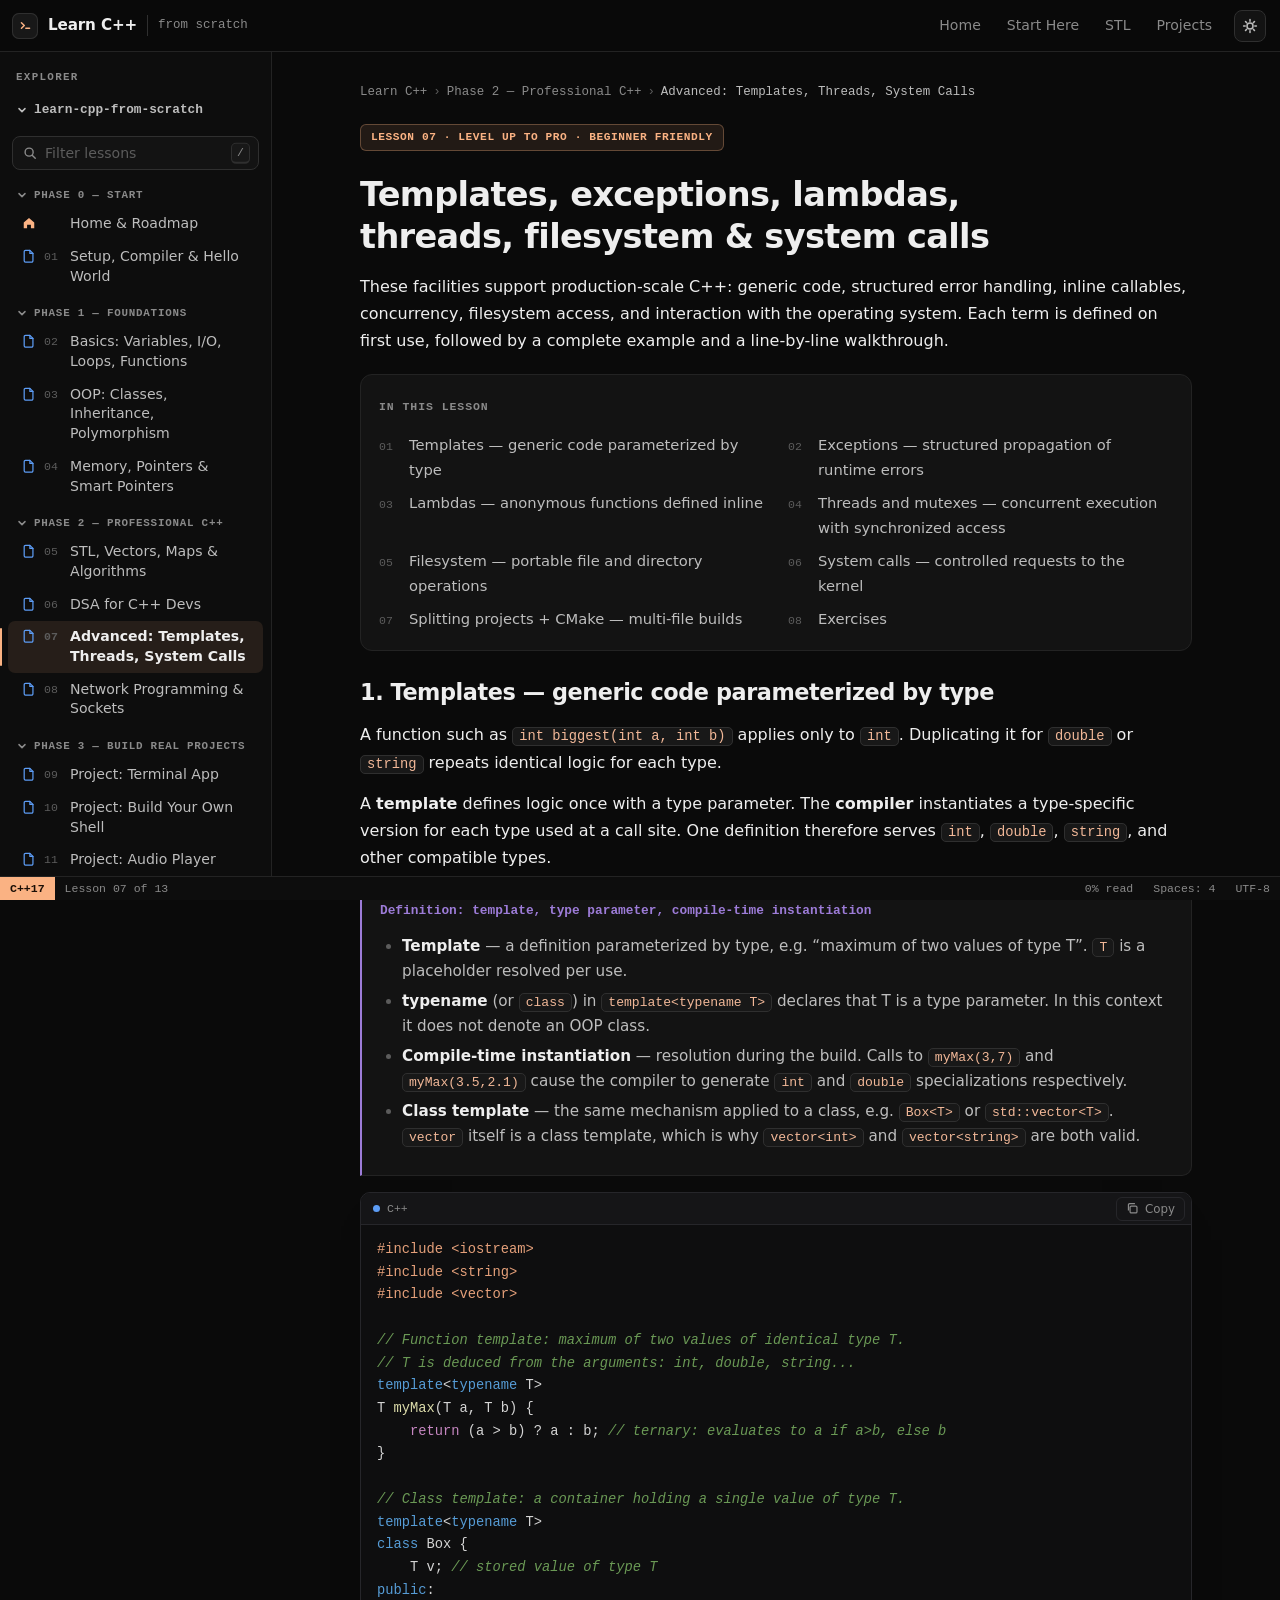
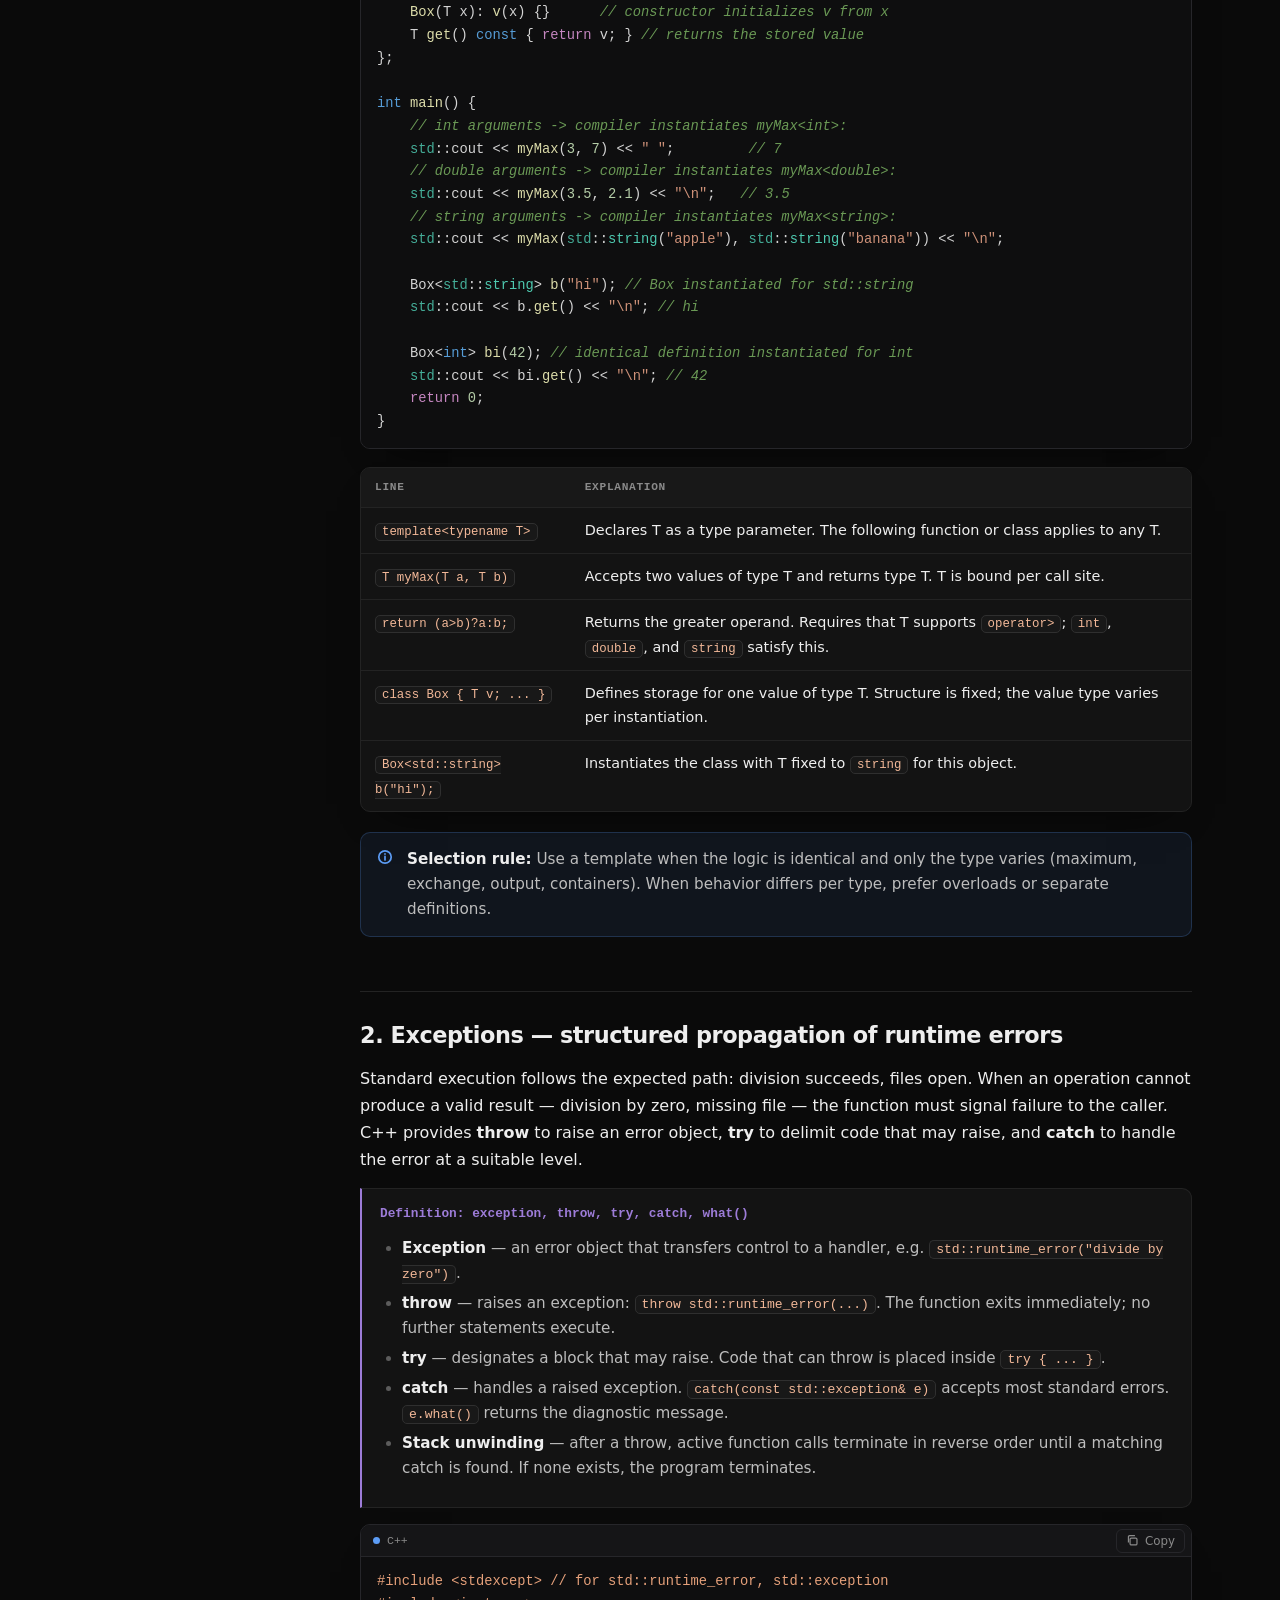
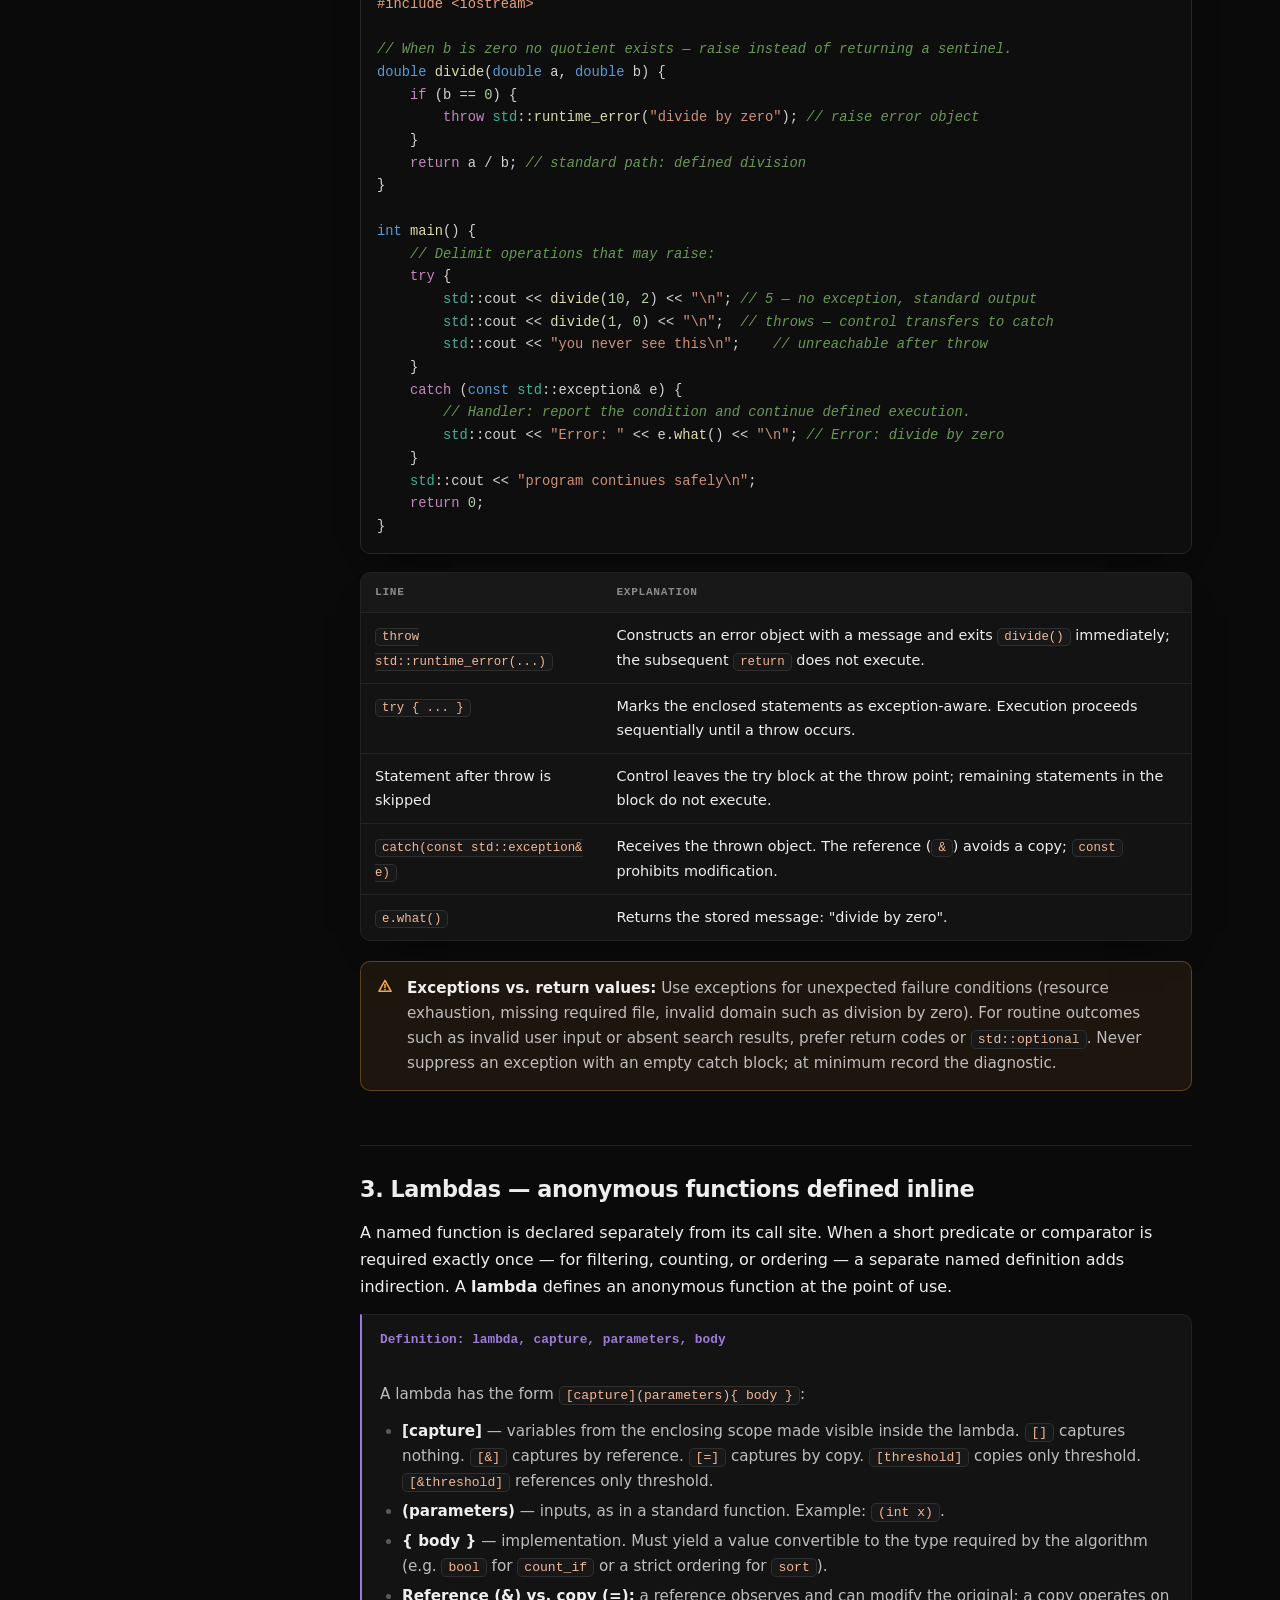
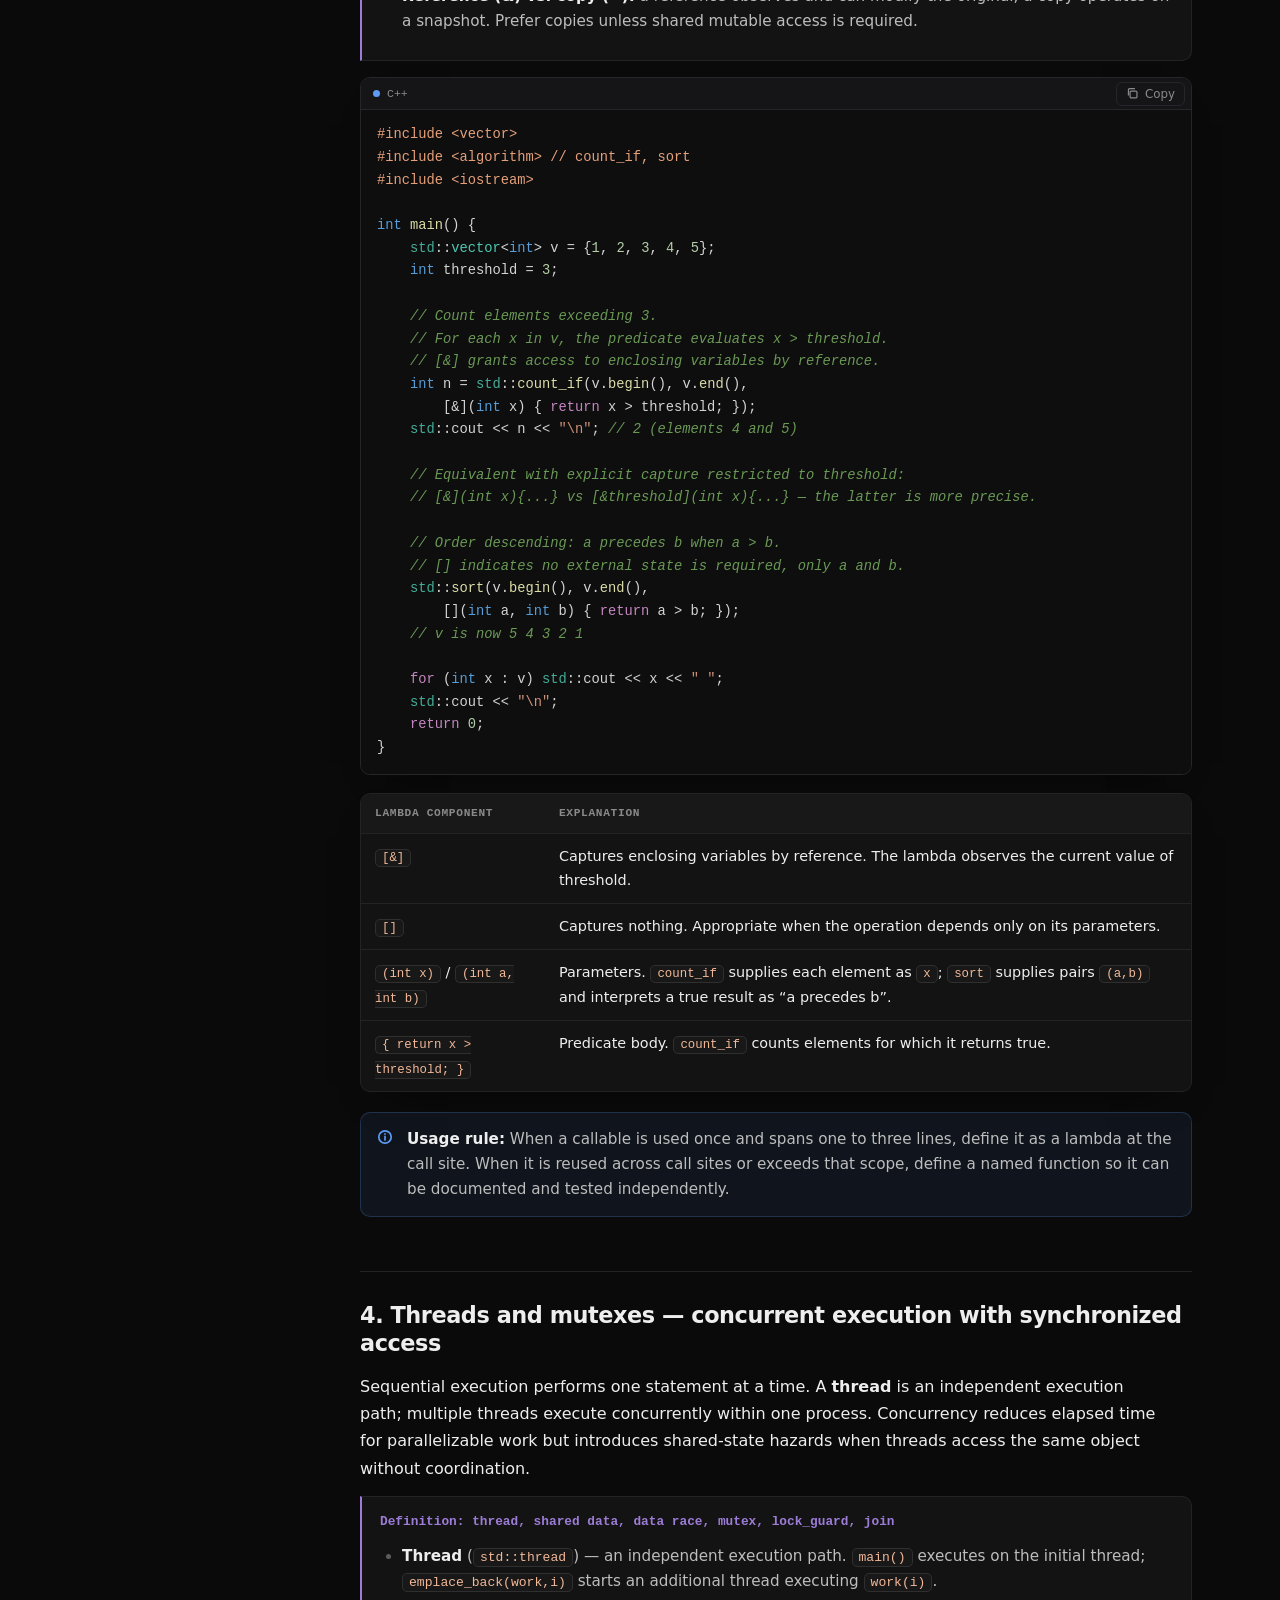
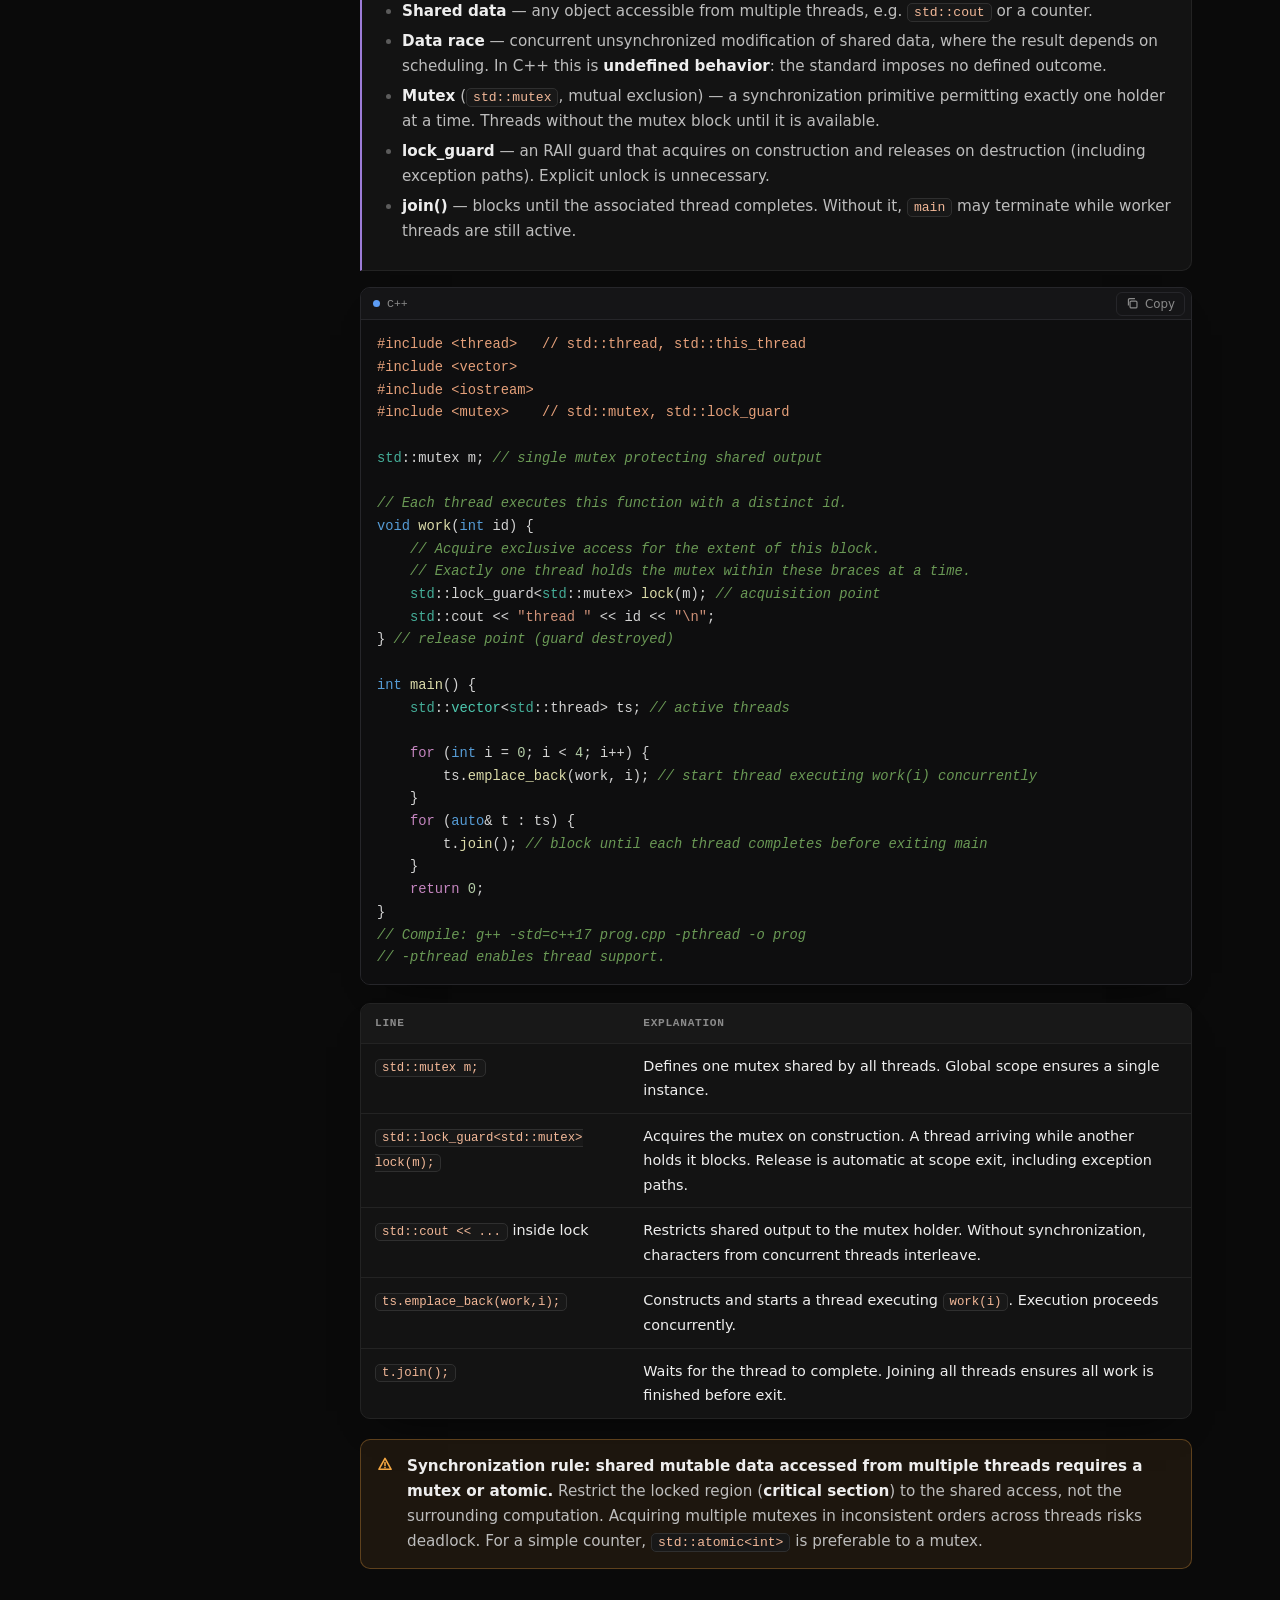
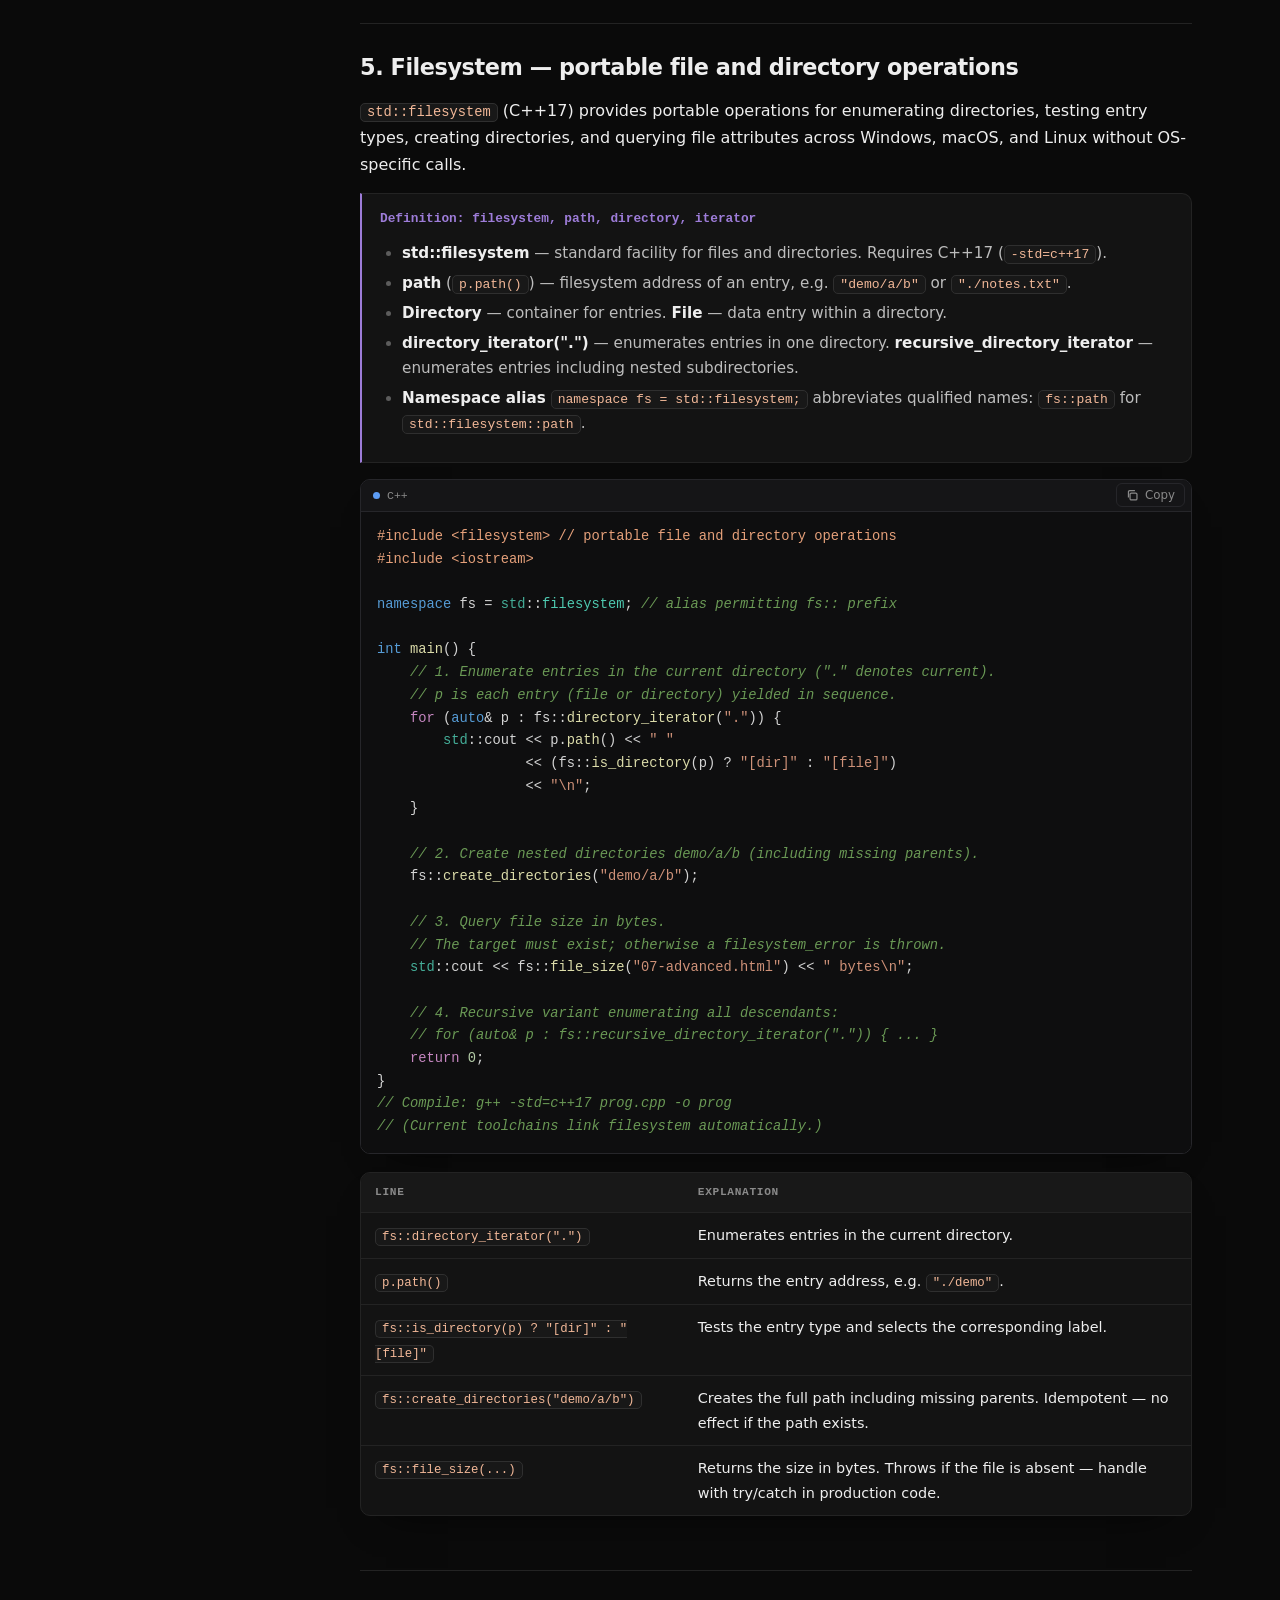
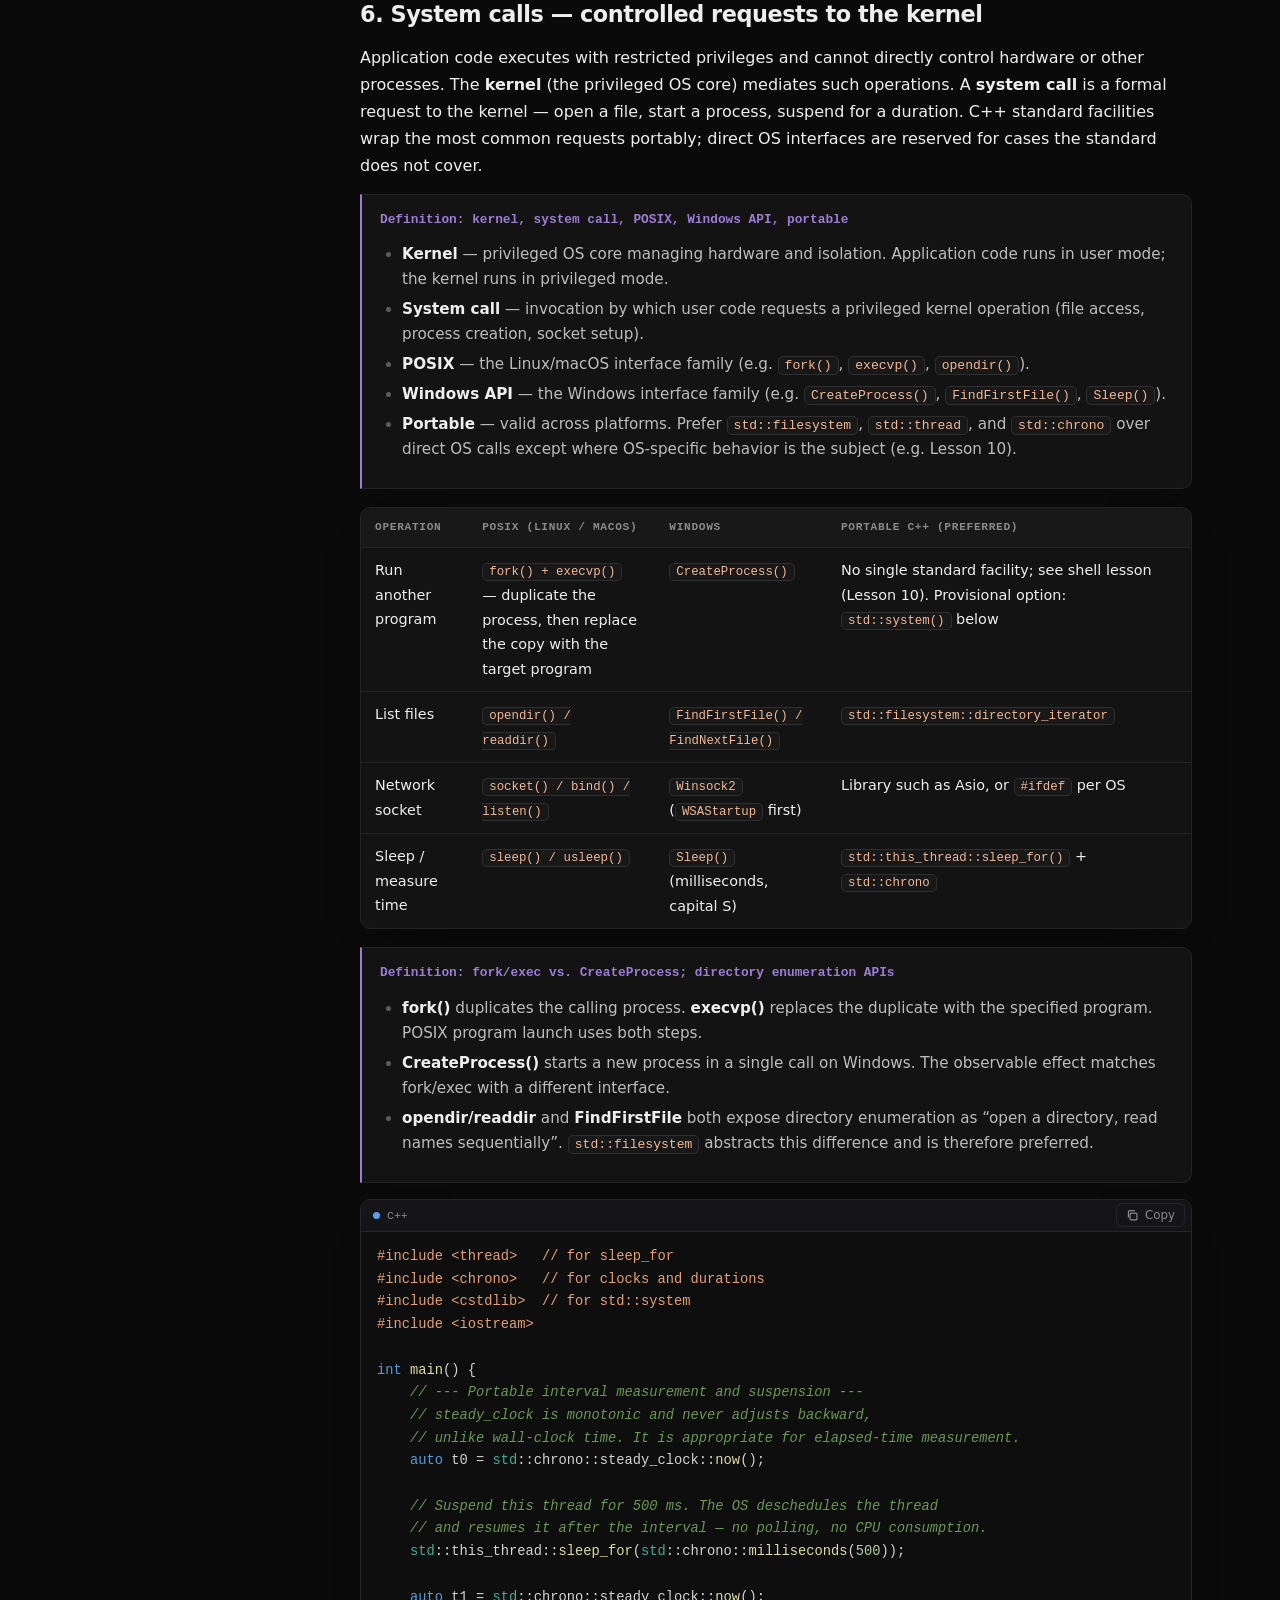
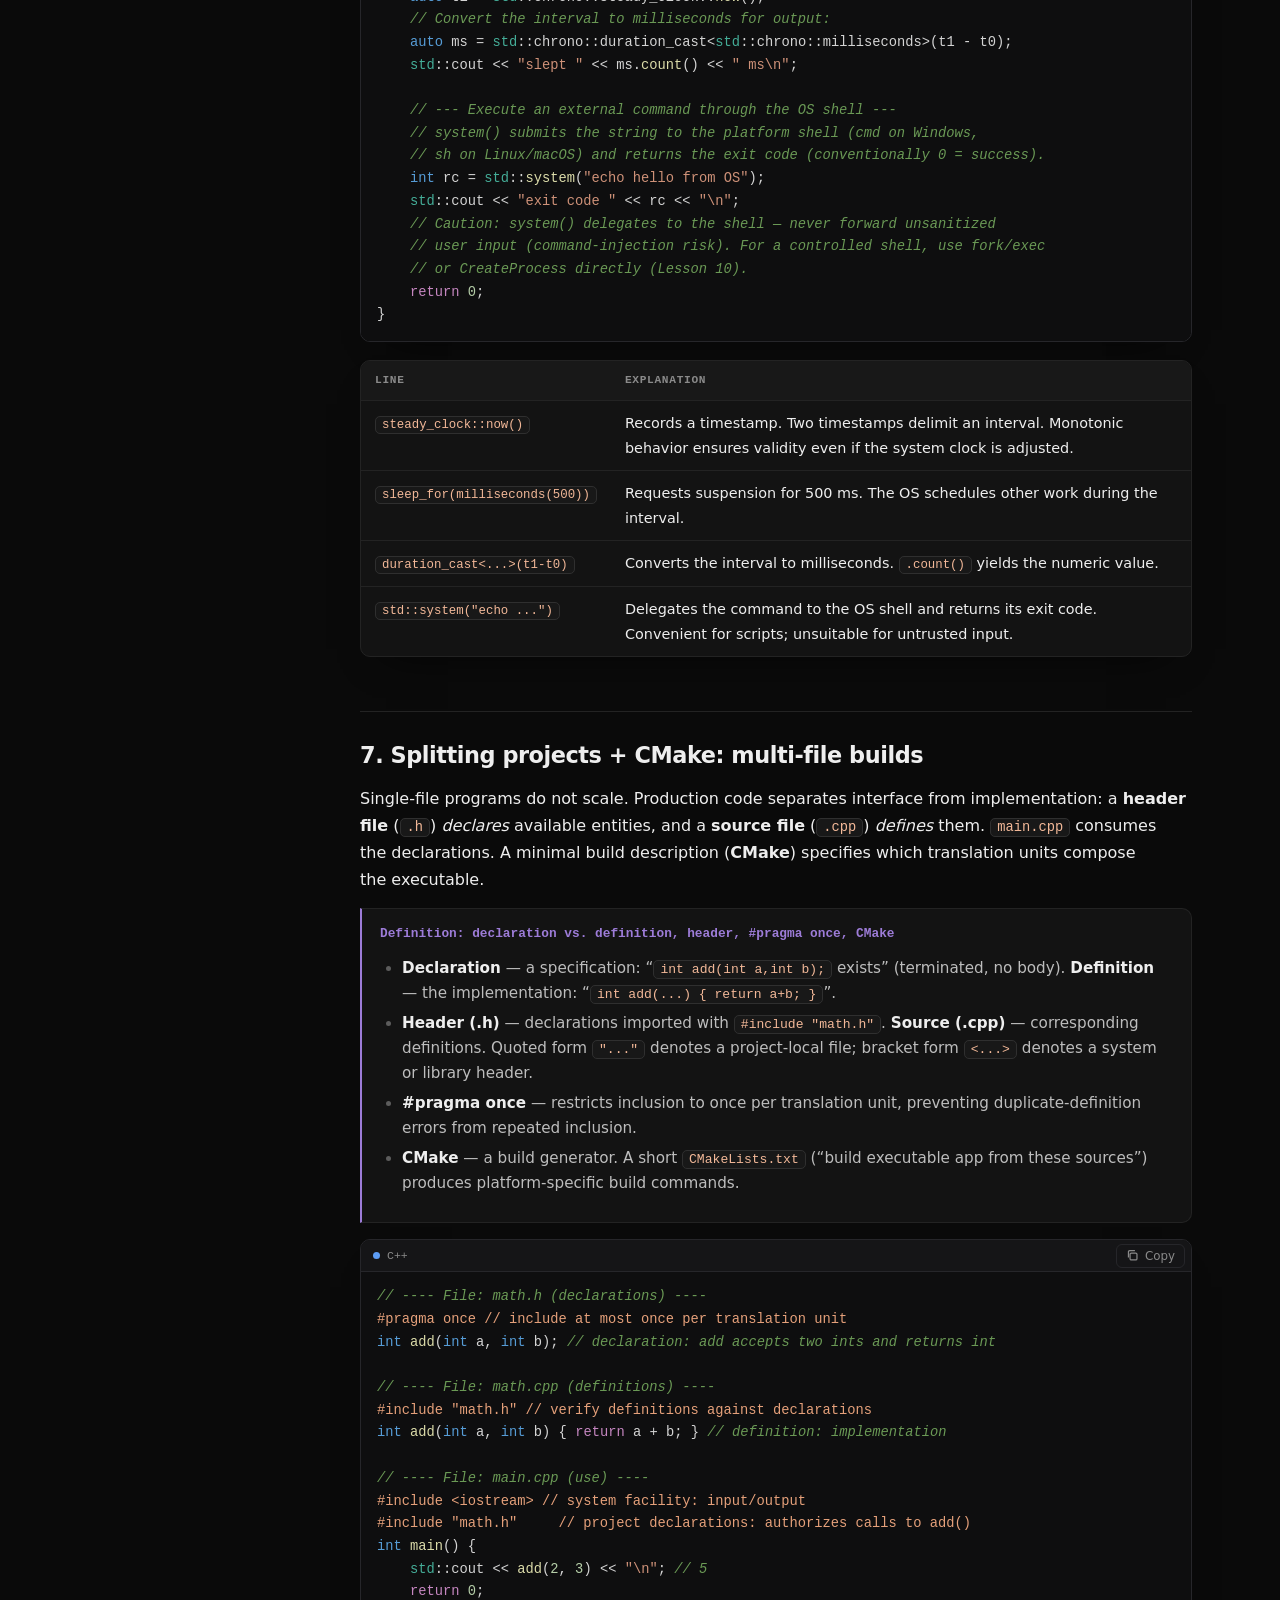
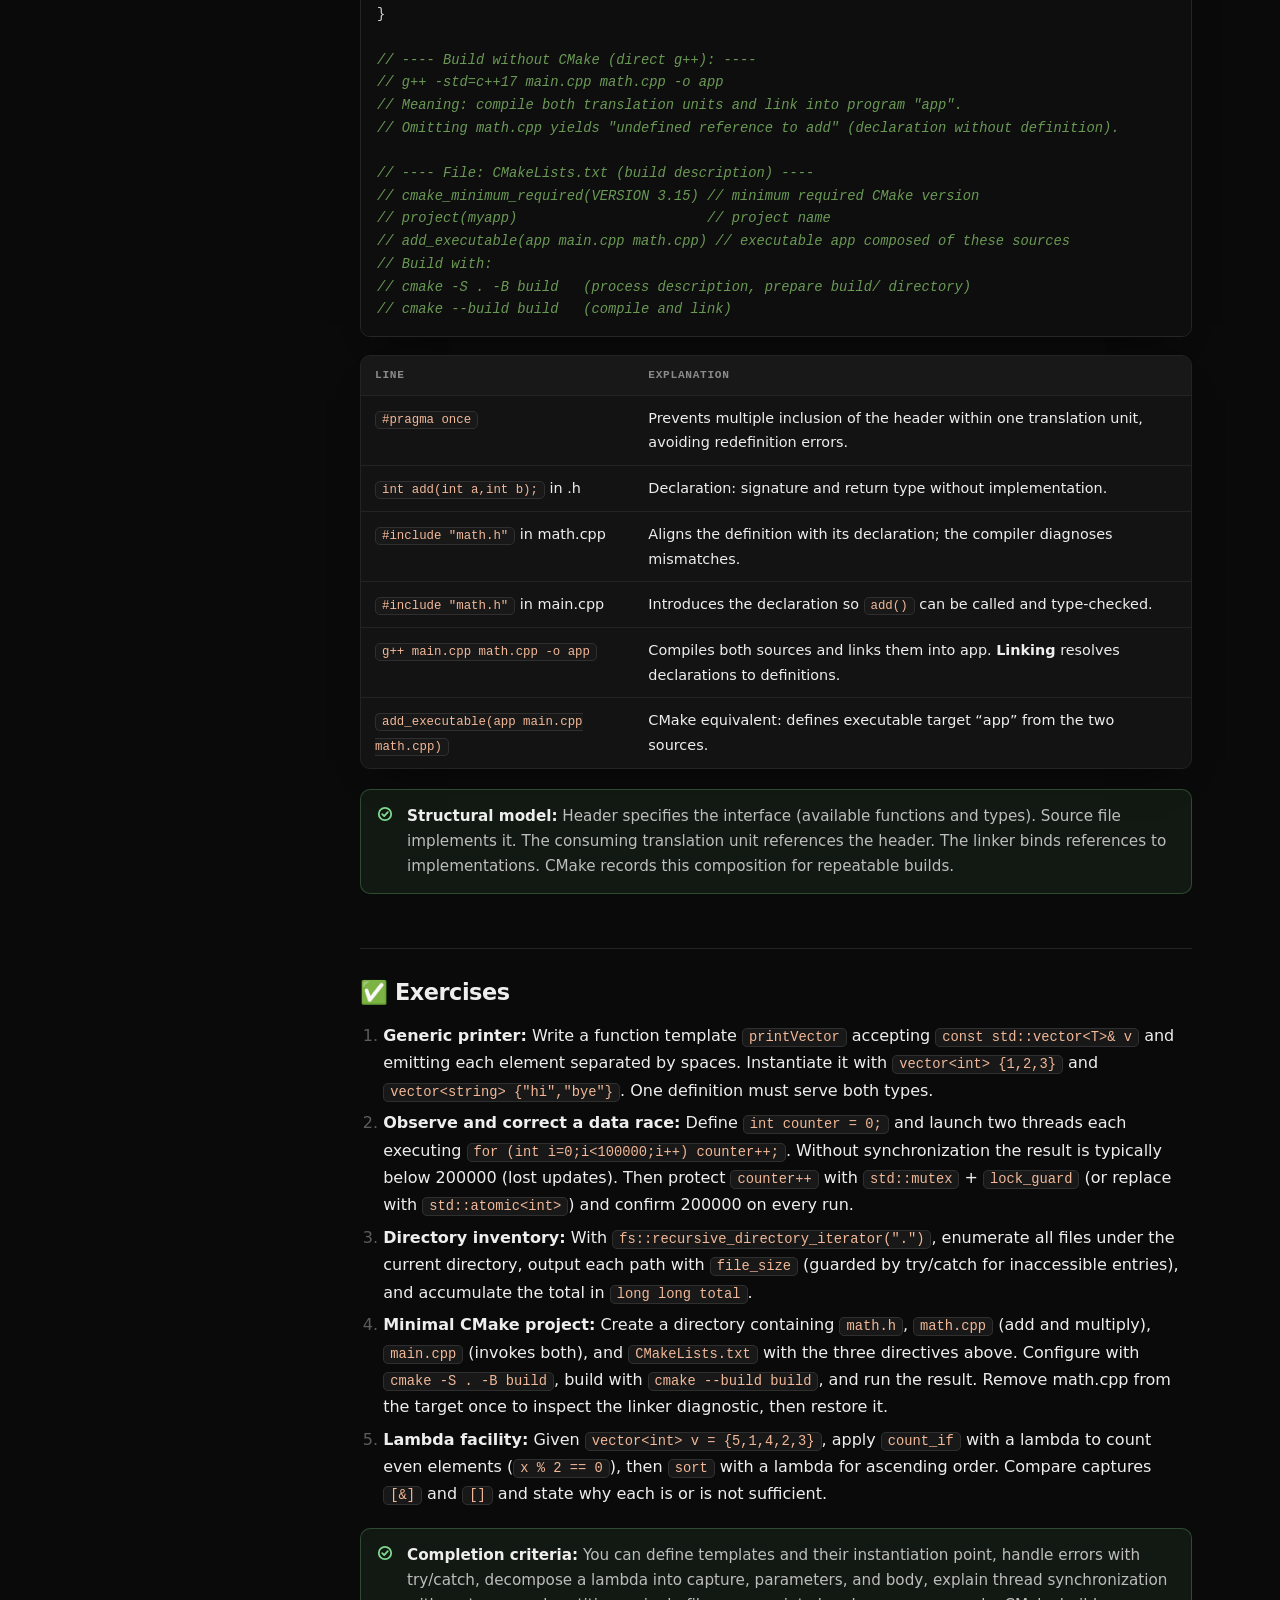
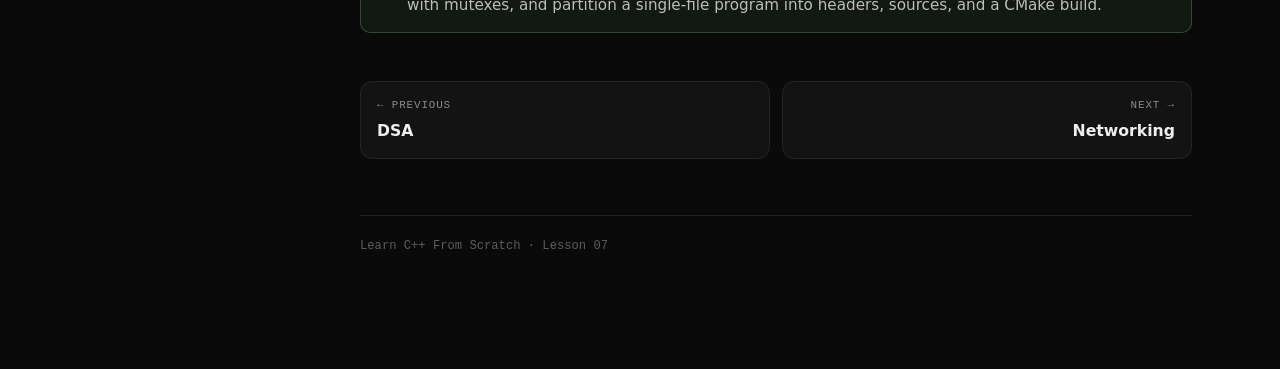
<file: 07-advanced.html>
<!doctype html>
<html lang="en"><head><meta charset="utf-8"><meta name="viewport" content="width=device-width,initial-scale=1">
<title>07 · Advanced C++ — Learn C++</title><link rel="icon" href="favicon.svg" type="image/svg+xml">
<meta name="theme-color" content="#0a0a0a">
<script>try{document.documentElement.setAttribute('data-theme',localStorage.getItem('cpp-theme')==='light'?'light':'dark')}catch(e){}</script>
<link rel="stylesheet" href="style.css"></head>
<body><div class="progress" id="progress" aria-hidden="true"></div>
<header class="topbar">
<button class="menu-btn" type="button" aria-label="Show lessons" aria-expanded="false" aria-controls="sidebar" data-menu-btn><svg viewBox="0 0 16 16" fill="none" stroke="currentColor" stroke-width="1.6" stroke-linecap="round" aria-hidden="true"><path d="M2.5 4.5h11M2.5 8h11M2.5 11.5h11"/></svg></button>
<a class="brand" href="index.html"><span class="brand-mark"><svg viewBox="0 0 24 24" fill="none" stroke="currentColor" stroke-width="2.4" stroke-linecap="round" stroke-linejoin="round" aria-hidden="true"><path d="M5.5 7.5l4.5 4.5-4.5 4.5"/><path d="M12.5 16.5h6"/></svg></span><span class="brand-name">Learn C++</span><span class="brand-sub">from scratch</span></a>
<nav class="navlinks">
<a href="index.html">Home</a>
<a href="01-setup.html">Start Here</a>
<a class="nav-opt" href="05-stl.html">STL</a>
<a class="nav-opt" href="10-projects-shell.html">Projects</a>
<button class="iconbtn" type="button" data-theme-btn aria-label="Switch light and dark theme" title="Switch light and dark theme"><svg class="i-sun" viewBox="0 0 16 16" fill="none" stroke="currentColor" stroke-width="1.5" stroke-linecap="round" aria-hidden="true"><circle cx="8" cy="8" r="3"/><path d="M8 1.6v1.6M8 12.8v1.6M1.6 8h1.6M12.8 8h1.6M3.5 3.5l1.1 1.1M11.4 11.4l1.1 1.1M3.5 12.5l1.1-1.1M11.4 4.6l1.1-1.1"/></svg><svg class="i-moon" viewBox="0 0 16 16" fill="none" stroke="currentColor" stroke-width="1.5" stroke-linejoin="round" aria-hidden="true"><path d="M13.4 9.7A5.6 5.6 0 0 1 6.3 2.6a5.6 5.6 0 1 0 7.1 7.1z"/></svg></button>
</nav>
</header>
<div class="layout"><aside class="sidebar" id="sidebar" aria-label="Lessons">
<div class="side-title">Explorer</div>
<div class="side-root">learn-cpp-from-scratch</div>
<div class="search"><svg viewBox="0 0 16 16" width="14" height="14" fill="none" stroke="currentColor" stroke-width="1.6" stroke-linecap="round" aria-hidden="true"><circle cx="7" cy="7" r="4.6"/><path d="M10.5 10.5L14 14"/></svg><input id="search" type="text" placeholder="Filter lessons" autocomplete="off" spellcheck="false" aria-label="Filter lessons"><kbd>/</kbd></div>
<div class="tree">
<div class="tree-group">
<button class="tree-head" type="button" aria-expanded="true">Phase 0 — Start</button>
<div class="tree-items">
<a class="tree-item" href="index.html"><span class="ti-icon home"></span><span class="ti-num"></span><span class="ti-title">Home &amp; Roadmap</span></a>
<a class="tree-item" href="01-setup.html"><span class="ti-icon"></span><span class="ti-num">01</span><span class="ti-title">Setup, Compiler &amp; Hello World</span></a>
</div>
</div>
<div class="tree-group">
<button class="tree-head" type="button" aria-expanded="true">Phase 1 — Foundations</button>
<div class="tree-items">
<a class="tree-item" href="02-basics.html"><span class="ti-icon"></span><span class="ti-num">02</span><span class="ti-title">Basics: Variables, I/O, Loops, Functions</span></a>
<a class="tree-item" href="03-oop.html"><span class="ti-icon"></span><span class="ti-num">03</span><span class="ti-title">OOP: Classes, Inheritance, Polymorphism</span></a>
<a class="tree-item" href="04-memory.html"><span class="ti-icon"></span><span class="ti-num">04</span><span class="ti-title">Memory, Pointers &amp; Smart Pointers</span></a>
</div>
</div>
<div class="tree-group">
<button class="tree-head" type="button" aria-expanded="true">Phase 2 — Professional C++</button>
<div class="tree-items">
<a class="tree-item" href="05-stl.html"><span class="ti-icon"></span><span class="ti-num">05</span><span class="ti-title">STL, Vectors, Maps &amp; Algorithms</span></a>
<a class="tree-item" href="06-dsa.html"><span class="ti-icon"></span><span class="ti-num">06</span><span class="ti-title">DSA for C++ Devs</span></a>
<a class="tree-item" href="07-advanced.html"><span class="ti-icon"></span><span class="ti-num">07</span><span class="ti-title">Advanced: Templates, Threads, System Calls</span></a>
<a class="tree-item" href="08-networking.html"><span class="ti-icon"></span><span class="ti-num">08</span><span class="ti-title">Network Programming &amp; Sockets</span></a>
</div>
</div>
<div class="tree-group">
<button class="tree-head" type="button" aria-expanded="true">Phase 3 — Build Real Projects</button>
<div class="tree-items">
<a class="tree-item" href="09-projects-terminal.html"><span class="ti-icon"></span><span class="ti-num">09</span><span class="ti-title">Project: Terminal App</span></a>
<a class="tree-item" href="10-projects-shell.html"><span class="ti-icon"></span><span class="ti-num">10</span><span class="ti-title">Project: Build Your Own Shell</span></a>
<a class="tree-item" href="11-projects-audio.html"><span class="ti-icon"></span><span class="ti-num">11</span><span class="ti-title">Project: Audio Player</span></a>
<a class="tree-item" href="12-projects-opengl.html"><span class="ti-icon"></span><span class="ti-num">12</span><span class="ti-title">Project: OpenGL / SFML Game</span></a>
<a class="tree-item" href="13-projects-ai.html"><span class="ti-icon"></span><span class="ti-num">13</span><span class="ti-title">Project: AI Inference Engine</span></a>
</div>
</div>
</div>
</aside><main class="content">
<span class="badge">Lesson 07 · Level up to pro · Beginner Friendly</span>
<h1>Templates, exceptions, lambdas, threads, filesystem &amp; system calls</h1>
<p>These facilities support production-scale C++: generic code, structured error handling, inline callables, concurrency, filesystem access, and interaction with the operating system. Each term is defined on first use, followed by a complete example and a line-by-line walkthrough.</p>

<div class="toc"><strong>In this lesson</strong><ol><li>Templates — generic code parameterized by type</li><li>Exceptions — structured propagation of runtime errors</li><li>Lambdas — anonymous functions defined inline</li><li>Threads and mutexes — concurrent execution with synchronized access</li><li>Filesystem — portable file and directory operations</li><li>System calls — controlled requests to the kernel</li><li>Splitting projects + CMake — multi-file builds</li><li>Exercises</li></ol></div>

<h2>1. Templates — generic code parameterized by type</h2>
<p>A function such as <code>int biggest(int a, int b)</code> applies only to <code>int</code>. Duplicating it for <code>double</code> or <code>string</code> repeats identical logic for each type.</p>
<p>A <strong>template</strong> defines logic once with a type parameter. The <strong>compiler</strong> instantiates a type-specific version for each type used at a call site. One definition therefore serves <code>int</code>, <code>double</code>, <code>string</code>, and other compatible types.</p>

<div class="explain"><strong>Definition: template, type parameter, compile-time instantiation</strong>
<ul><li><strong>Template</strong> — a definition parameterized by type, e.g. “maximum of two values of type T”. <code>T</code> is a placeholder resolved per use.</li><li><strong>typename</strong> (or <code>class</code>) in <code>template&lt;typename T&gt;</code> declares that T is a type parameter. In this context it does not denote an OOP class.</li><li><strong>Compile-time instantiation</strong> — resolution during the build. Calls to <code>myMax(3,7)</code> and <code>myMax(3.5,2.1)</code> cause the compiler to generate <code>int</code> and <code>double</code> specializations respectively.</li><li><strong>Class template</strong> — the same mechanism applied to a class, e.g. <code>Box&lt;T&gt;</code> or <code>std::vector&lt;T&gt;</code>. <code>vector</code> itself is a class template, which is why <code>vector&lt;int&gt;</code> and <code>vector&lt;string&gt;</code> are both valid.</li></ul>
</div>

<pre><code>#include &lt;iostream&gt;
#include &lt;string&gt;
#include &lt;vector&gt;

// Function template: maximum of two values of identical type T.
// T is deduced from the arguments: int, double, string...
template&lt;typename T&gt;
T myMax(T a, T b) {
    return (a &gt; b) ? a : b; // ternary: evaluates to a if a&gt;b, else b
}

// Class template: a container holding a single value of type T.
template&lt;typename T&gt;
class Box {
    T v; // stored value of type T
public:
    Box(T x): v(x) {}      // constructor initializes v from x
    T get() const { return v; } // returns the stored value
};

int main() {
    // int arguments -&gt; compiler instantiates myMax&lt;int&gt;:
    std::cout &lt;&lt; myMax(3, 7) &lt;&lt; " ";         // 7
    // double arguments -&gt; compiler instantiates myMax&lt;double&gt;:
    std::cout &lt;&lt; myMax(3.5, 2.1) &lt;&lt; "\n";   // 3.5
    // string arguments -&gt; compiler instantiates myMax&lt;string&gt;:
    std::cout &lt;&lt; myMax(std::string("apple"), std::string("banana")) &lt;&lt; "\n";

    Box&lt;std::string&gt; b("hi"); // Box instantiated for std::string
    std::cout &lt;&lt; b.get() &lt;&lt; "\n"; // hi

    Box&lt;int&gt; bi(42); // identical definition instantiated for int
    std::cout &lt;&lt; bi.get() &lt;&lt; "\n"; // 42
    return 0;
}</code></pre>

<table><tr><th>Line</th><th>Explanation</th></tr>
<tr><td><code>template&lt;typename T&gt;</code></td><td>Declares T as a type parameter. The following function or class applies to any T.</td></tr>
<tr><td><code>T myMax(T a, T b)</code></td><td>Accepts two values of type T and returns type T. T is bound per call site.</td></tr>
<tr><td><code>return (a&gt;b)?a:b;</code></td><td>Returns the greater operand. Requires that T supports <code>operator&gt;</code>; <code>int</code>, <code>double</code>, and <code>string</code> satisfy this.</td></tr>
<tr><td><code>class Box { T v; ... }</code></td><td>Defines storage for one value of type T. Structure is fixed; the value type varies per instantiation.</td></tr>
<tr><td><code>Box&lt;std::string&gt; b("hi");</code></td><td>Instantiates the class with T fixed to <code>string</code> for this object.</td></tr></table>

<div class="callout"><strong>Selection rule:</strong> Use a template when the logic is identical and only the type varies (maximum, exchange, output, containers). When behavior differs per type, prefer overloads or separate definitions.</div>

<h2>2. Exceptions — structured propagation of runtime errors</h2>
<p>Standard execution follows the expected path: division succeeds, files open. When an operation cannot produce a valid result — division by zero, missing file — the function must signal failure to the caller. C++ provides <strong>throw</strong> to raise an error object, <strong>try</strong> to delimit code that may raise, and <strong>catch</strong> to handle the error at a suitable level.</p>

<div class="explain"><strong>Definition: exception, throw, try, catch, what()</strong>
<ul><li><strong>Exception</strong> — an error object that transfers control to a handler, e.g. <code>std::runtime_error("divide by zero")</code>.</li><li><strong>throw</strong> — raises an exception: <code>throw std::runtime_error(...)</code>. The function exits immediately; no further statements execute.</li><li><strong>try</strong> — designates a block that may raise. Code that can throw is placed inside <code>try { ... }</code>.</li><li><strong>catch</strong> — handles a raised exception. <code>catch(const std::exception&amp; e)</code> accepts most standard errors. <code>e.what()</code> returns the diagnostic message.</li><li><strong>Stack unwinding</strong> — after a throw, active function calls terminate in reverse order until a matching catch is found. If none exists, the program terminates.</li></ul>
</div>

<pre><code>#include &lt;stdexcept&gt; // for std::runtime_error, std::exception
#include &lt;iostream&gt;

// When b is zero no quotient exists — raise instead of returning a sentinel.
double divide(double a, double b) {
    if (b == 0) {
        throw std::runtime_error("divide by zero"); // raise error object
    }
    return a / b; // standard path: defined division
}

int main() {
    // Delimit operations that may raise:
    try {
        std::cout &lt;&lt; divide(10, 2) &lt;&lt; "\n"; // 5 — no exception, standard output
        std::cout &lt;&lt; divide(1, 0) &lt;&lt; "\n";  // throws — control transfers to catch
        std::cout &lt;&lt; "you never see this\n";    // unreachable after throw
    }
    catch (const std::exception&amp; e) {
        // Handler: report the condition and continue defined execution.
        std::cout &lt;&lt; "Error: " &lt;&lt; e.what() &lt;&lt; "\n"; // Error: divide by zero
    }
    std::cout &lt;&lt; "program continues safely\n";
    return 0;
}</code></pre>

<table><tr><th>Line</th><th>Explanation</th></tr>
<tr><td><code>throw std::runtime_error(...)</code></td><td>Constructs an error object with a message and exits <code>divide()</code> immediately; the subsequent <code>return</code> does not execute.</td></tr>
<tr><td><code>try { ... }</code></td><td>Marks the enclosed statements as exception-aware. Execution proceeds sequentially until a throw occurs.</td></tr>
<tr><td>Statement after throw is skipped</td><td>Control leaves the try block at the throw point; remaining statements in the block do not execute.</td></tr>
<tr><td><code>catch(const std::exception&amp; e)</code></td><td>Receives the thrown object. The reference (<code>&amp;</code>) avoids a copy; <code>const</code> prohibits modification.</td></tr>
<tr><td><code>e.what()</code></td><td>Returns the stored message: "divide by zero".</td></tr></table>

<div class="callout warn"><strong>Exceptions vs. return values:</strong> Use exceptions for unexpected failure conditions (resource exhaustion, missing required file, invalid domain such as division by zero). For routine outcomes such as invalid user input or absent search results, prefer return codes or <code>std::optional</code>. Never suppress an exception with an empty catch block; at minimum record the diagnostic.</div>

<h2>3. Lambdas — anonymous functions defined inline</h2>
<p>A named function is declared separately from its call site. When a short predicate or comparator is required exactly once — for filtering, counting, or ordering — a separate named definition adds indirection. A <strong>lambda</strong> defines an anonymous function at the point of use.</p>

<div class="explain"><strong>Definition: lambda, capture, parameters, body</strong><br>A lambda has the form <code>[capture](parameters){ body }</code>:
<ul><li><strong>[capture]</strong> — variables from the enclosing scope made visible inside the lambda. <code>[]</code> captures nothing. <code>[&amp;]</code> captures by reference. <code>[=]</code> captures by copy. <code>[threshold]</code> copies only threshold. <code>[&amp;threshold]</code> references only threshold.</li><li><strong>(parameters)</strong> — inputs, as in a standard function. Example: <code>(int x)</code>.</li><li><strong>{ body }</strong> — implementation. Must yield a value convertible to the type required by the algorithm (e.g. <code>bool</code> for <code>count_if</code> or a strict ordering for <code>sort</code>).</li><li><strong>Reference (&amp;) vs. copy (=):</strong> a reference observes and can modify the original; a copy operates on a snapshot. Prefer copies unless shared mutable access is required.</li></ul>
</div>

<pre><code>#include &lt;vector&gt;
#include &lt;algorithm&gt; // count_if, sort
#include &lt;iostream&gt;

int main() {
    std::vector&lt;int&gt; v = {1, 2, 3, 4, 5};
    int threshold = 3;

    // Count elements exceeding 3.
    // For each x in v, the predicate evaluates x &gt; threshold.
    // [&amp;] grants access to enclosing variables by reference.
    int n = std::count_if(v.begin(), v.end(),
        [&amp;](int x) { return x &gt; threshold; });
    std::cout &lt;&lt; n &lt;&lt; "\n"; // 2 (elements 4 and 5)

    // Equivalent with explicit capture restricted to threshold:
    // [&](int x){...} vs [&amp;threshold](int x){...} — the latter is more precise.

    // Order descending: a precedes b when a &gt; b.
    // [] indicates no external state is required, only a and b.
    std::sort(v.begin(), v.end(),
        [](int a, int b) { return a &gt; b; });
    // v is now 5 4 3 2 1

    for (int x : v) std::cout &lt;&lt; x &lt;&lt; " ";
    std::cout &lt;&lt; "\n";
    return 0;
}</code></pre>

<table><tr><th>Lambda component</th><th>Explanation</th></tr>
<tr><td><code>[&amp;]</code></td><td>Captures enclosing variables by reference. The lambda observes the current value of threshold.</td></tr>
<tr><td><code>[]</code></td><td>Captures nothing. Appropriate when the operation depends only on its parameters.</td></tr>
<tr><td><code>(int x)</code> / <code>(int a, int b)</code></td><td>Parameters. <code>count_if</code> supplies each element as <code>x</code>; <code>sort</code> supplies pairs <code>(a,b)</code> and interprets a true result as “a precedes b”.</td></tr>
<tr><td><code>{ return x &gt; threshold; }</code></td><td>Predicate body. <code>count_if</code> counts elements for which it returns true.</td></tr></table>

<div class="callout"><strong>Usage rule:</strong> When a callable is used once and spans one to three lines, define it as a lambda at the call site. When it is reused across call sites or exceeds that scope, define a named function so it can be documented and tested independently.</div>

<h2>4. Threads and mutexes — concurrent execution with synchronized access</h2>
<p>Sequential execution performs one statement at a time. A <strong>thread</strong> is an independent execution path; multiple threads execute concurrently within one process. Concurrency reduces elapsed time for parallelizable work but introduces shared-state hazards when threads access the same object without coordination.</p>

<div class="explain"><strong>Definition: thread, shared data, data race, mutex, lock_guard, join</strong>
<ul><li><strong>Thread</strong> (<code>std::thread</code>) — an independent execution path. <code>main()</code> executes on the initial thread; <code>emplace_back(work,i)</code> starts an additional thread executing <code>work(i)</code>.</li><li><strong>Shared data</strong> — any object accessible from multiple threads, e.g. <code>std::cout</code> or a counter.</li><li><strong>Data race</strong> — concurrent unsynchronized modification of shared data, where the result depends on scheduling. In C++ this is <strong>undefined behavior</strong>: the standard imposes no defined outcome.</li><li><strong>Mutex</strong> (<code>std::mutex</code>, mutual exclusion) — a synchronization primitive permitting exactly one holder at a time. Threads without the mutex block until it is available.</li><li><strong>lock_guard</strong> — an RAII guard that acquires on construction and releases on destruction (including exception paths). Explicit unlock is unnecessary.</li><li><strong>join()</strong> — blocks until the associated thread completes. Without it, <code>main</code> may terminate while worker threads are still active.</li></ul>
</div>

<pre><code>#include &lt;thread&gt;   // std::thread, std::this_thread
#include &lt;vector&gt;
#include &lt;iostream&gt;
#include &lt;mutex&gt;    // std::mutex, std::lock_guard

std::mutex m; // single mutex protecting shared output

// Each thread executes this function with a distinct id.
void work(int id) {
    // Acquire exclusive access for the extent of this block.
    // Exactly one thread holds the mutex within these braces at a time.
    std::lock_guard&lt;std::mutex&gt; lock(m); // acquisition point
    std::cout &lt;&lt; "thread " &lt;&lt; id &lt;&lt; "\n";
} // release point (guard destroyed)

int main() {
    std::vector&lt;std::thread&gt; ts; // active threads

    for (int i = 0; i &lt; 4; i++) {
        ts.emplace_back(work, i); // start thread executing work(i) concurrently
    }
    for (auto&amp; t : ts) {
        t.join(); // block until each thread completes before exiting main
    }
    return 0;
}
// Compile: g++ -std=c++17 prog.cpp -pthread -o prog
// -pthread enables thread support.</code></pre>

<table><tr><th>Line</th><th>Explanation</th></tr>
<tr><td><code>std::mutex m;</code></td><td>Defines one mutex shared by all threads. Global scope ensures a single instance.</td></tr>
<tr><td><code>std::lock_guard&lt;std::mutex&gt; lock(m);</code></td><td>Acquires the mutex on construction. A thread arriving while another holds it blocks. Release is automatic at scope exit, including exception paths.</td></tr>
<tr><td><code>std::cout &lt;&lt; ...</code> inside lock</td><td>Restricts shared output to the mutex holder. Without synchronization, characters from concurrent threads interleave.</td></tr>
<tr><td><code>ts.emplace_back(work,i);</code></td><td>Constructs and starts a thread executing <code>work(i)</code>. Execution proceeds concurrently.</td></tr>
<tr><td><code>t.join();</code></td><td>Waits for the thread to complete. Joining all threads ensures all work is finished before exit.</td></tr></table>

<div class="callout warn"><strong>Synchronization rule: shared mutable data accessed from multiple threads requires a mutex or atomic.</strong> Restrict the locked region (<strong>critical section</strong>) to the shared access, not the surrounding computation. Acquiring multiple mutexes in inconsistent orders across threads risks deadlock. For a simple counter, <code>std::atomic&lt;int&gt;</code> is preferable to a mutex.</div>

<h2>5. Filesystem — portable file and directory operations</h2>
<p><code>std::filesystem</code> (C++17) provides portable operations for enumerating directories, testing entry types, creating directories, and querying file attributes across Windows, macOS, and Linux without OS-specific calls.</p>

<div class="explain"><strong>Definition: filesystem, path, directory, iterator</strong>
<ul><li><strong>std::filesystem</strong> — standard facility for files and directories. Requires C++17 (<code>-std=c++17</code>).</li><li><strong>path</strong> (<code>p.path()</code>) — filesystem address of an entry, e.g. <code>"demo/a/b"</code> or <code>"./notes.txt"</code>.</li><li><strong>Directory</strong> — container for entries. <strong>File</strong> — data entry within a directory.</li><li><strong>directory_iterator(".")</strong> — enumerates entries in one directory. <strong>recursive_directory_iterator</strong> — enumerates entries including nested subdirectories.</li><li><strong>Namespace alias</strong> <code>namespace fs = std::filesystem;</code> abbreviates qualified names: <code>fs::path</code> for <code>std::filesystem::path</code>.</li></ul>
</div>

<pre><code>#include &lt;filesystem&gt; // portable file and directory operations
#include &lt;iostream&gt;

namespace fs = std::filesystem; // alias permitting fs:: prefix

int main() {
    // 1. Enumerate entries in the current directory ("." denotes current).
    // p is each entry (file or directory) yielded in sequence.
    for (auto&amp; p : fs::directory_iterator(".")) {
        std::cout &lt;&lt; p.path() &lt;&lt; " "
                  &lt;&lt; (fs::is_directory(p) ? "[dir]" : "[file]")
                  &lt;&lt; "\n";
    }

    // 2. Create nested directories demo/a/b (including missing parents).
    fs::create_directories("demo/a/b");

    // 3. Query file size in bytes.
    // The target must exist; otherwise a filesystem_error is thrown.
    std::cout &lt;&lt; fs::file_size("07-advanced.html") &lt;&lt; " bytes\n";

    // 4. Recursive variant enumerating all descendants:
    // for (auto&amp; p : fs::recursive_directory_iterator(".")) { ... }
    return 0;
}
// Compile: g++ -std=c++17 prog.cpp -o prog
// (Current toolchains link filesystem automatically.)</code></pre>

<table><tr><th>Line</th><th>Explanation</th></tr>
<tr><td><code>fs::directory_iterator(".")</code></td><td>Enumerates entries in the current directory.</td></tr>
<tr><td><code>p.path()</code></td><td>Returns the entry address, e.g. <code>"./demo"</code>.</td></tr>
<tr><td><code>fs::is_directory(p) ? "[dir]" : "[file]"</code></td><td>Tests the entry type and selects the corresponding label.</td></tr>
<tr><td><code>fs::create_directories("demo/a/b")</code></td><td>Creates the full path including missing parents. Idempotent — no effect if the path exists.</td></tr>
<tr><td><code>fs::file_size(...)</code></td><td>Returns the size in bytes. Throws if the file is absent — handle with try/catch in production code.</td></tr></table>

<h2>6. System calls — controlled requests to the kernel</h2>
<p>Application code executes with restricted privileges and cannot directly control hardware or other processes. The <strong>kernel</strong> (the privileged OS core) mediates such operations. A <strong>system call</strong> is a formal request to the kernel — open a file, start a process, suspend for a duration. C++ standard facilities wrap the most common requests portably; direct OS interfaces are reserved for cases the standard does not cover.</p>

<div class="explain"><strong>Definition: kernel, system call, POSIX, Windows API, portable</strong>
<ul><li><strong>Kernel</strong> — privileged OS core managing hardware and isolation. Application code runs in user mode; the kernel runs in privileged mode.</li><li><strong>System call</strong> — invocation by which user code requests a privileged kernel operation (file access, process creation, socket setup).</li><li><strong>POSIX</strong> — the Linux/macOS interface family (e.g. <code>fork()</code>, <code>execvp()</code>, <code>opendir()</code>).</li><li><strong>Windows API</strong> — the Windows interface family (e.g. <code>CreateProcess()</code>, <code>FindFirstFile()</code>, <code>Sleep()</code>).</li><li><strong>Portable</strong> — valid across platforms. Prefer <code>std::filesystem</code>, <code>std::thread</code>, and <code>std::chrono</code> over direct OS calls except where OS-specific behavior is the subject (e.g. Lesson 10).</li></ul>
</div>

<table><tr><th>Operation</th><th>POSIX (Linux / macOS)</th><th>Windows</th><th>Portable C++ (preferred)</th></tr>
<tr><td>Run another program</td><td><code>fork() + execvp()</code> — duplicate the process, then replace the copy with the target program</td><td><code>CreateProcess()</code></td><td>No single standard facility; see shell lesson (Lesson 10). Provisional option: <code>std::system()</code> below</td></tr>
<tr><td>List files</td><td><code>opendir() / readdir()</code></td><td><code>FindFirstFile() / FindNextFile()</code></td><td><code>std::filesystem::directory_iterator</code></td></tr>
<tr><td>Network socket</td><td><code>socket() / bind() / listen()</code></td><td><code>Winsock2</code> (<code>WSAStartup</code> first)</td><td>Library such as Asio, or <code>#ifdef</code> per OS</td></tr>
<tr><td>Sleep / measure time</td><td><code>sleep() / usleep()</code></td><td><code>Sleep()</code> (milliseconds, capital S)</td><td><code>std::this_thread::sleep_for()</code> + <code>std::chrono</code></td></tr></table>

<div class="explain"><strong>Definition: fork/exec vs. CreateProcess; directory enumeration APIs</strong>
<ul><li><strong>fork()</strong> duplicates the calling process. <strong>execvp()</strong> replaces the duplicate with the specified program. POSIX program launch uses both steps.</li><li><strong>CreateProcess()</strong> starts a new process in a single call on Windows. The observable effect matches fork/exec with a different interface.</li><li><strong>opendir/readdir</strong> and <strong>FindFirstFile</strong> both expose directory enumeration as “open a directory, read names sequentially”. <code>std::filesystem</code> abstracts this difference and is therefore preferred.</li></ul>
</div>

<pre><code>#include &lt;thread&gt;   // for sleep_for
#include &lt;chrono&gt;   // for clocks and durations
#include &lt;cstdlib&gt;  // for std::system
#include &lt;iostream&gt;

int main() {
    // --- Portable interval measurement and suspension ---
    // steady_clock is monotonic and never adjusts backward,
    // unlike wall-clock time. It is appropriate for elapsed-time measurement.
    auto t0 = std::chrono::steady_clock::now();

    // Suspend this thread for 500 ms. The OS deschedules the thread
    // and resumes it after the interval — no polling, no CPU consumption.
    std::this_thread::sleep_for(std::chrono::milliseconds(500));

    auto t1 = std::chrono::steady_clock::now();
    // Convert the interval to milliseconds for output:
    auto ms = std::chrono::duration_cast&lt;std::chrono::milliseconds&gt;(t1 - t0);
    std::cout &lt;&lt; "slept " &lt;&lt; ms.count() &lt;&lt; " ms\n";

    // --- Execute an external command through the OS shell ---
    // system() submits the string to the platform shell (cmd on Windows,
    // sh on Linux/macOS) and returns the exit code (conventionally 0 = success).
    int rc = std::system("echo hello from OS");
    std::cout &lt;&lt; "exit code " &lt;&lt; rc &lt;&lt; "\n";
    // Caution: system() delegates to the shell — never forward unsanitized
    // user input (command-injection risk). For a controlled shell, use fork/exec
    // or CreateProcess directly (Lesson 10).
    return 0;
}</code></pre>

<table><tr><th>Line</th><th>Explanation</th></tr>
<tr><td><code>steady_clock::now()</code></td><td>Records a timestamp. Two timestamps delimit an interval. Monotonic behavior ensures validity even if the system clock is adjusted.</td></tr>
<tr><td><code>sleep_for(milliseconds(500))</code></td><td>Requests suspension for 500 ms. The OS schedules other work during the interval.</td></tr>
<tr><td><code>duration_cast&lt;...&gt;(t1-t0)</code></td><td>Converts the interval to milliseconds. <code>.count()</code> yields the numeric value.</td></tr>
<tr><td><code>std::system("echo ...")</code></td><td>Delegates the command to the OS shell and returns its exit code. Convenient for scripts; unsuitable for untrusted input.</td></tr></table>

<h2>7. Splitting projects + CMake: multi-file builds</h2>
<p>Single-file programs do not scale. Production code separates interface from implementation: a <strong>header file</strong> (<code>.h</code>) <em>declares</em> available entities, and a <strong>source file</strong> (<code>.cpp</code>) <em>defines</em> them. <code>main.cpp</code> consumes the declarations. A minimal build description (<strong>CMake</strong>) specifies which translation units compose the executable.</p>

<div class="explain"><strong>Definition: declaration vs. definition, header, #pragma once, CMake</strong>
<ul><li><strong>Declaration</strong> — a specification: “<code>int add(int a,int b);</code> exists” (terminated, no body). <strong>Definition</strong> — the implementation: “<code>int add(...) { return a+b; }</code>”.</li><li><strong>Header (.h)</strong> — declarations imported with <code>#include "math.h"</code>. <strong>Source (.cpp)</strong> — corresponding definitions. Quoted form <code>"..."</code> denotes a project-local file; bracket form <code>&lt;...&gt;</code> denotes a system or library header.</li><li><strong>#pragma once</strong> — restricts inclusion to once per translation unit, preventing duplicate-definition errors from repeated inclusion.</li><li><strong>CMake</strong> — a build generator. A short <code>CMakeLists.txt</code> (“build executable app from these sources”) produces platform-specific build commands.</li></ul>
</div>

<pre><code>// ---- File: math.h (declarations) ----
#pragma once // include at most once per translation unit
int add(int a, int b); // declaration: add accepts two ints and returns int

// ---- File: math.cpp (definitions) ----
#include "math.h" // verify definitions against declarations
int add(int a, int b) { return a + b; } // definition: implementation

// ---- File: main.cpp (use) ----
#include &lt;iostream&gt; // system facility: input/output
#include "math.h"     // project declarations: authorizes calls to add()
int main() {
    std::cout &lt;&lt; add(2, 3) &lt;&lt; "\n"; // 5
    return 0;
}

// ---- Build without CMake (direct g++): ----
// g++ -std=c++17 main.cpp math.cpp -o app
// Meaning: compile both translation units and link into program "app".
// Omitting math.cpp yields "undefined reference to add" (declaration without definition).

// ---- File: CMakeLists.txt (build description) ----
// cmake_minimum_required(VERSION 3.15) // minimum required CMake version
// project(myapp)                       // project name
// add_executable(app main.cpp math.cpp) // executable app composed of these sources
// Build with:
// cmake -S . -B build   (process description, prepare build/ directory)
// cmake --build build   (compile and link)</code></pre>

<table><tr><th>Line</th><th>Explanation</th></tr>
<tr><td><code>#pragma once</code></td><td>Prevents multiple inclusion of the header within one translation unit, avoiding redefinition errors.</td></tr>
<tr><td><code>int add(int a,int b);</code> in .h</td><td>Declaration: signature and return type without implementation.</td></tr>
<tr><td><code>#include "math.h"</code> in math.cpp</td><td>Aligns the definition with its declaration; the compiler diagnoses mismatches.</td></tr>
<tr><td><code>#include "math.h"</code> in main.cpp</td><td>Introduces the declaration so <code>add()</code> can be called and type-checked.</td></tr>
<tr><td><code>g++ main.cpp math.cpp -o app</code></td><td>Compiles both sources and links them into app. <strong>Linking</strong> resolves declarations to definitions.</td></tr>
<tr><td><code>add_executable(app main.cpp math.cpp)</code></td><td>CMake equivalent: defines executable target “app” from the two sources.</td></tr></table>

<div class="callout ok"><strong>Structural model:</strong> Header specifies the interface (available functions and types). Source file implements it. The consuming translation unit references the header. The linker binds references to implementations. CMake records this composition for repeatable builds.</div>

<h2>✅ Exercises</h2>
<ol>
<li><strong>Generic printer:</strong> Write a function template <code>printVector</code> accepting <code>const std::vector&lt;T&gt;&amp; v</code> and emitting each element separated by spaces. Instantiate it with <code>vector&lt;int&gt; {1,2,3}</code> and <code>vector&lt;string&gt; {"hi","bye"}</code>. One definition must serve both types.</li>
<li><strong>Observe and correct a data race:</strong> Define <code>int counter = 0;</code> and launch two threads each executing <code>for (int i=0;i&lt;100000;i++) counter++;</code>. Without synchronization the result is typically below 200000 (lost updates). Then protect <code>counter++</code> with <code>std::mutex</code> + <code>lock_guard</code> (or replace with <code>std::atomic&lt;int&gt;</code>) and confirm 200000 on every run.</li>
<li><strong>Directory inventory:</strong> With <code>fs::recursive_directory_iterator(".")</code>, enumerate all files under the current directory, output each path with <code>file_size</code> (guarded by try/catch for inaccessible entries), and accumulate the total in <code>long long total</code>.</li>
<li><strong>Minimal CMake project:</strong> Create a directory containing <code>math.h</code>, <code>math.cpp</code> (add and multiply), <code>main.cpp</code> (invokes both), and <code>CMakeLists.txt</code> with the three directives above. Configure with <code>cmake -S . -B build</code>, build with <code>cmake --build build</code>, and run the result. Remove math.cpp from the target once to inspect the linker diagnostic, then restore it.</li>
<li><strong>Lambda facility:</strong> Given <code>vector&lt;int&gt; v = {5,1,4,2,3}</code>, apply <code>count_if</code> with a lambda to count even elements (<code>x % 2 == 0</code>), then <code>sort</code> with a lambda for ascending order. Compare captures <code>[&amp;]</code> and <code>[]</code> and state why each is or is not sufficient.</li>
</ol>
<div class="callout ok"><strong>Completion criteria:</strong> You can define templates and their instantiation point, handle errors with try/catch, decompose a lambda into capture, parameters, and body, explain thread synchronization with mutexes, and partition a single-file program into headers, sources, and a CMake build.</div>

<div class="pager"><a class="btn ghost" href="06-dsa.html">← DSA</a><a class="btn" href="08-networking.html">Next: Networking →</a></div>
<footer>Learn C++ From Scratch · Lesson 07</footer>
</main></div><script src="script.js"></script></body></html>
</file>
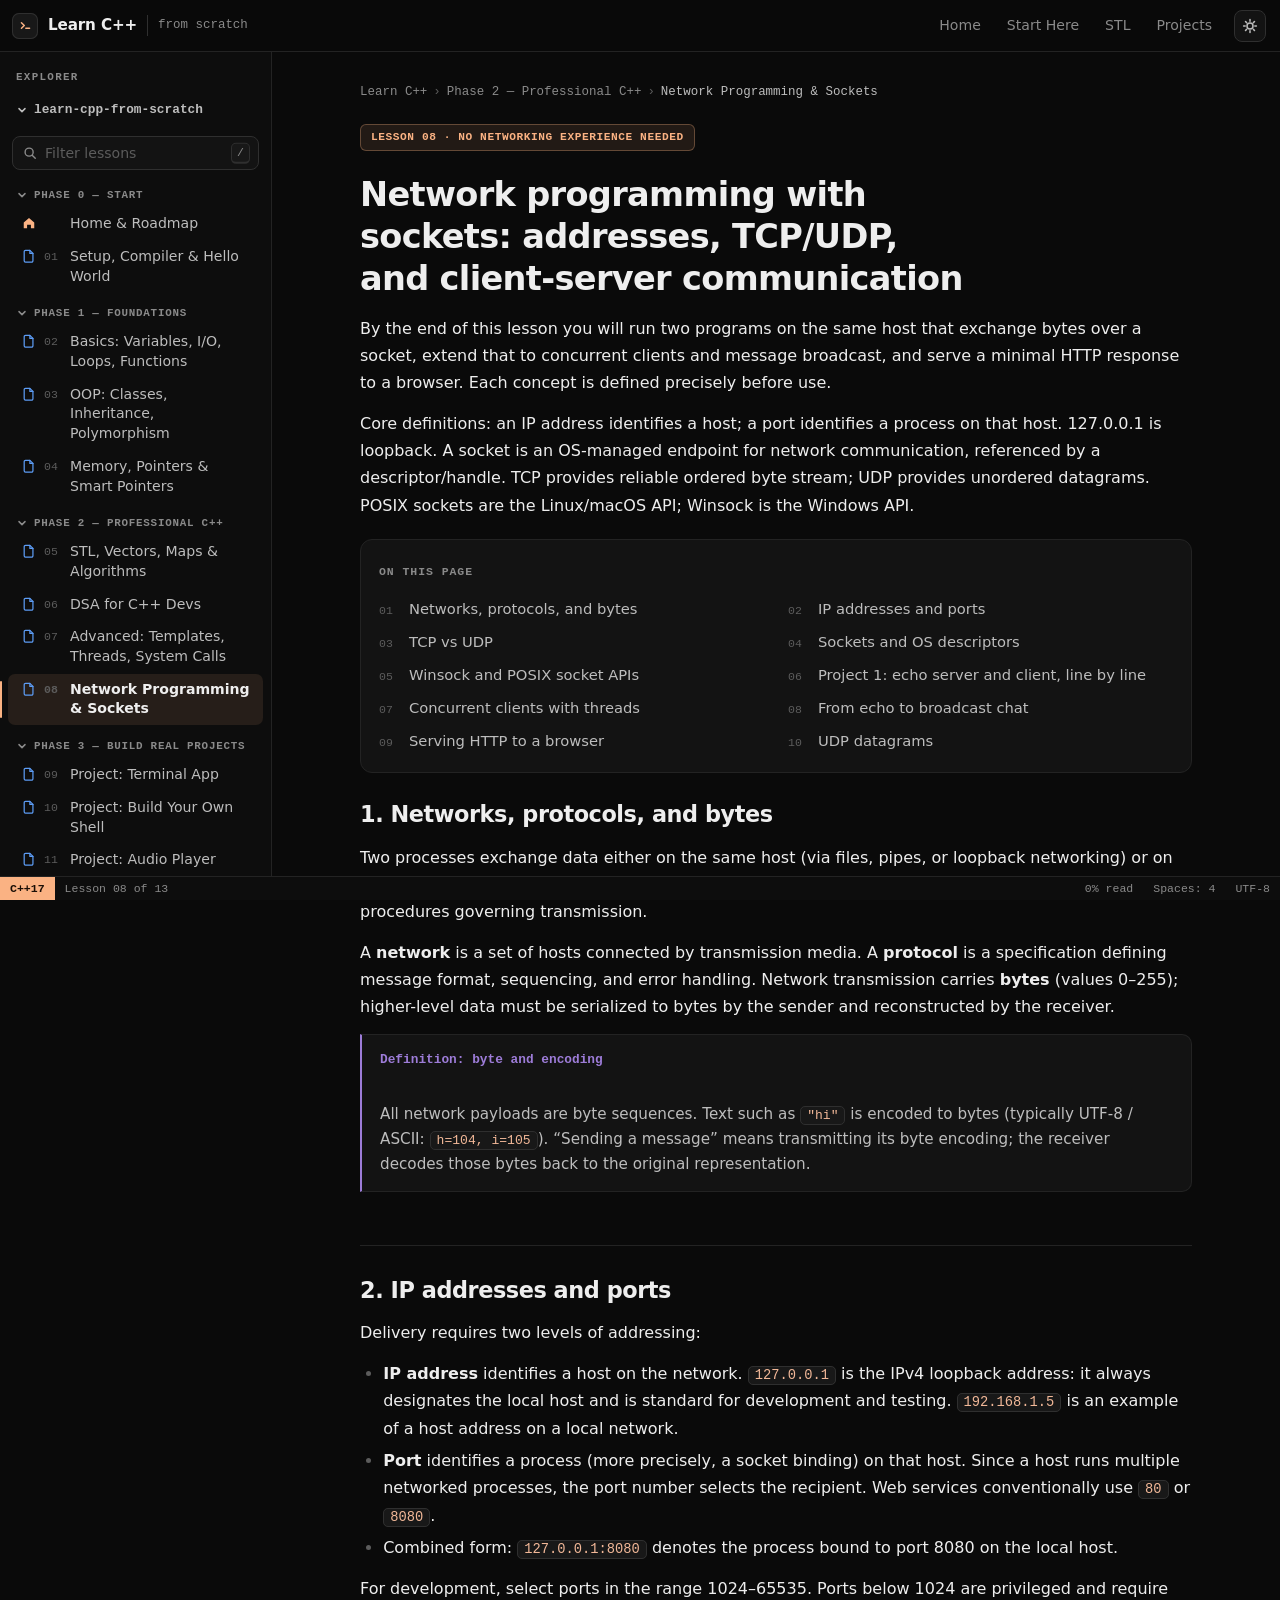
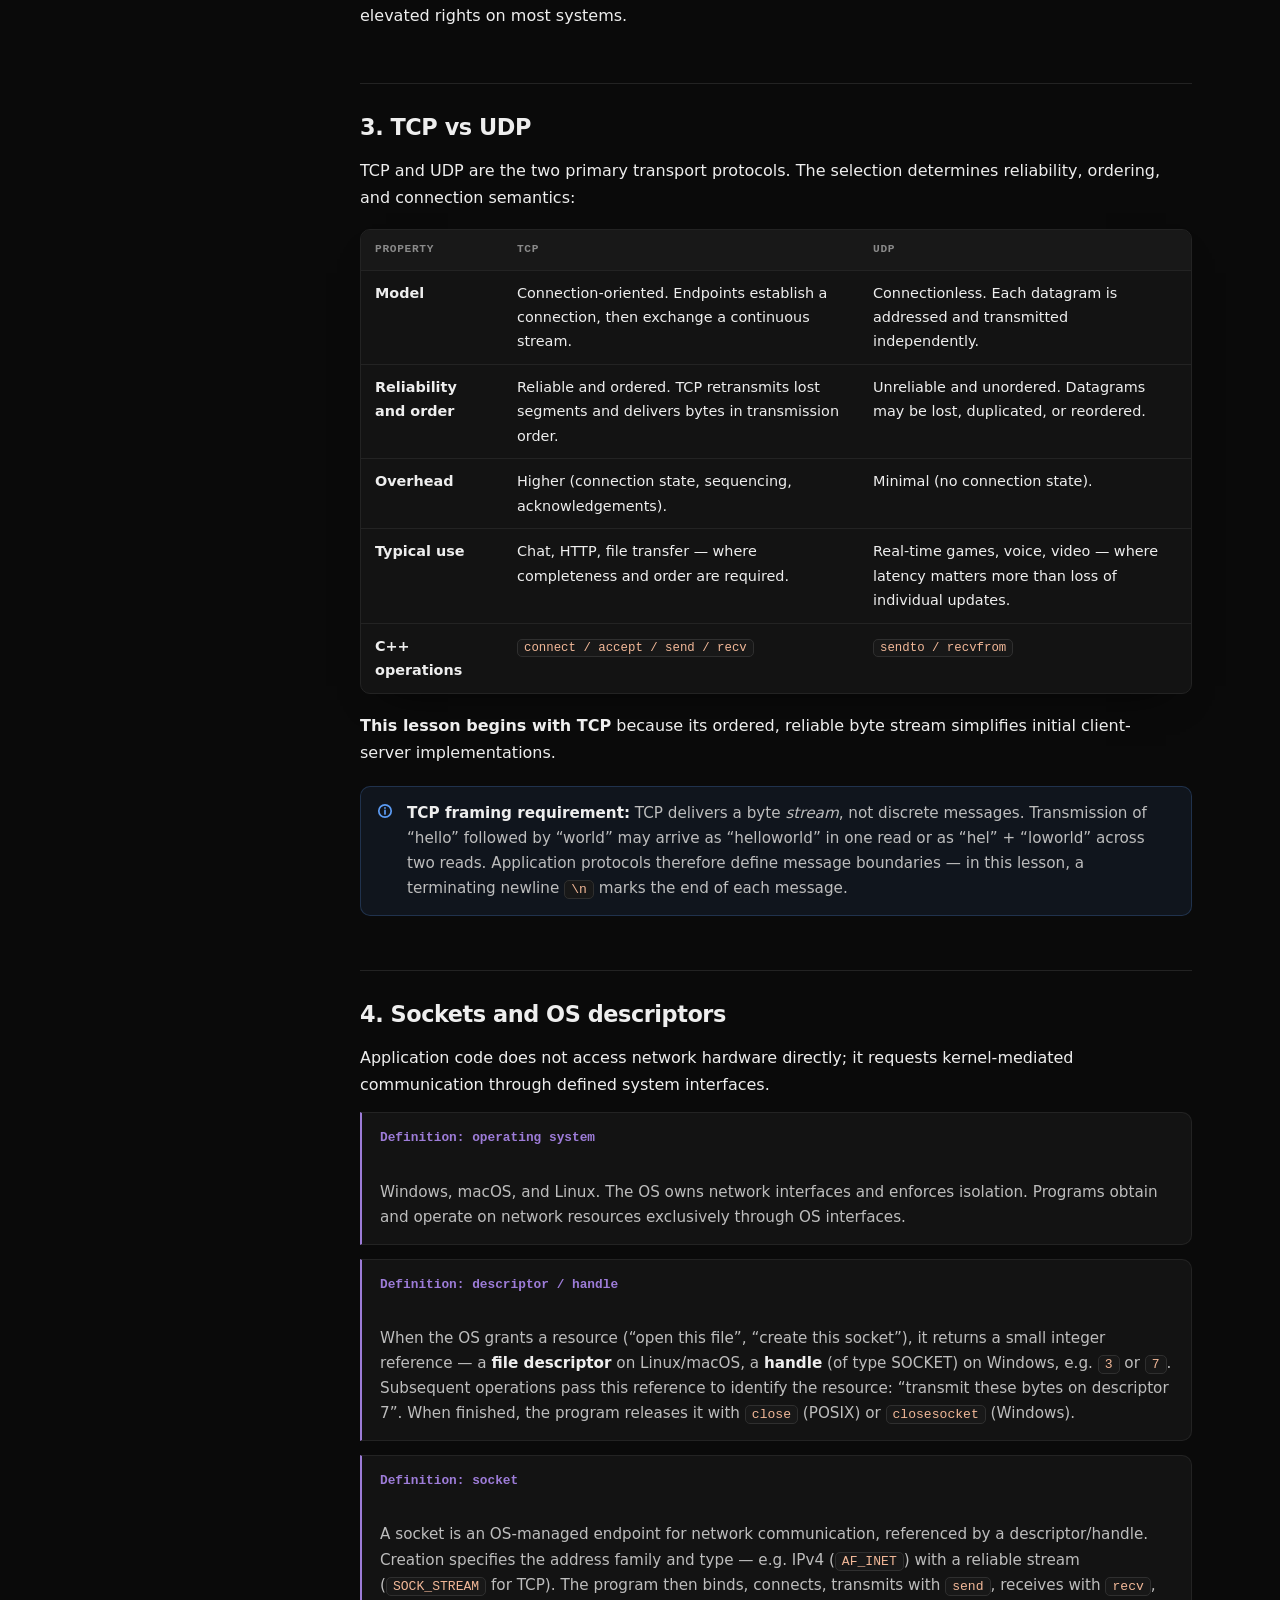
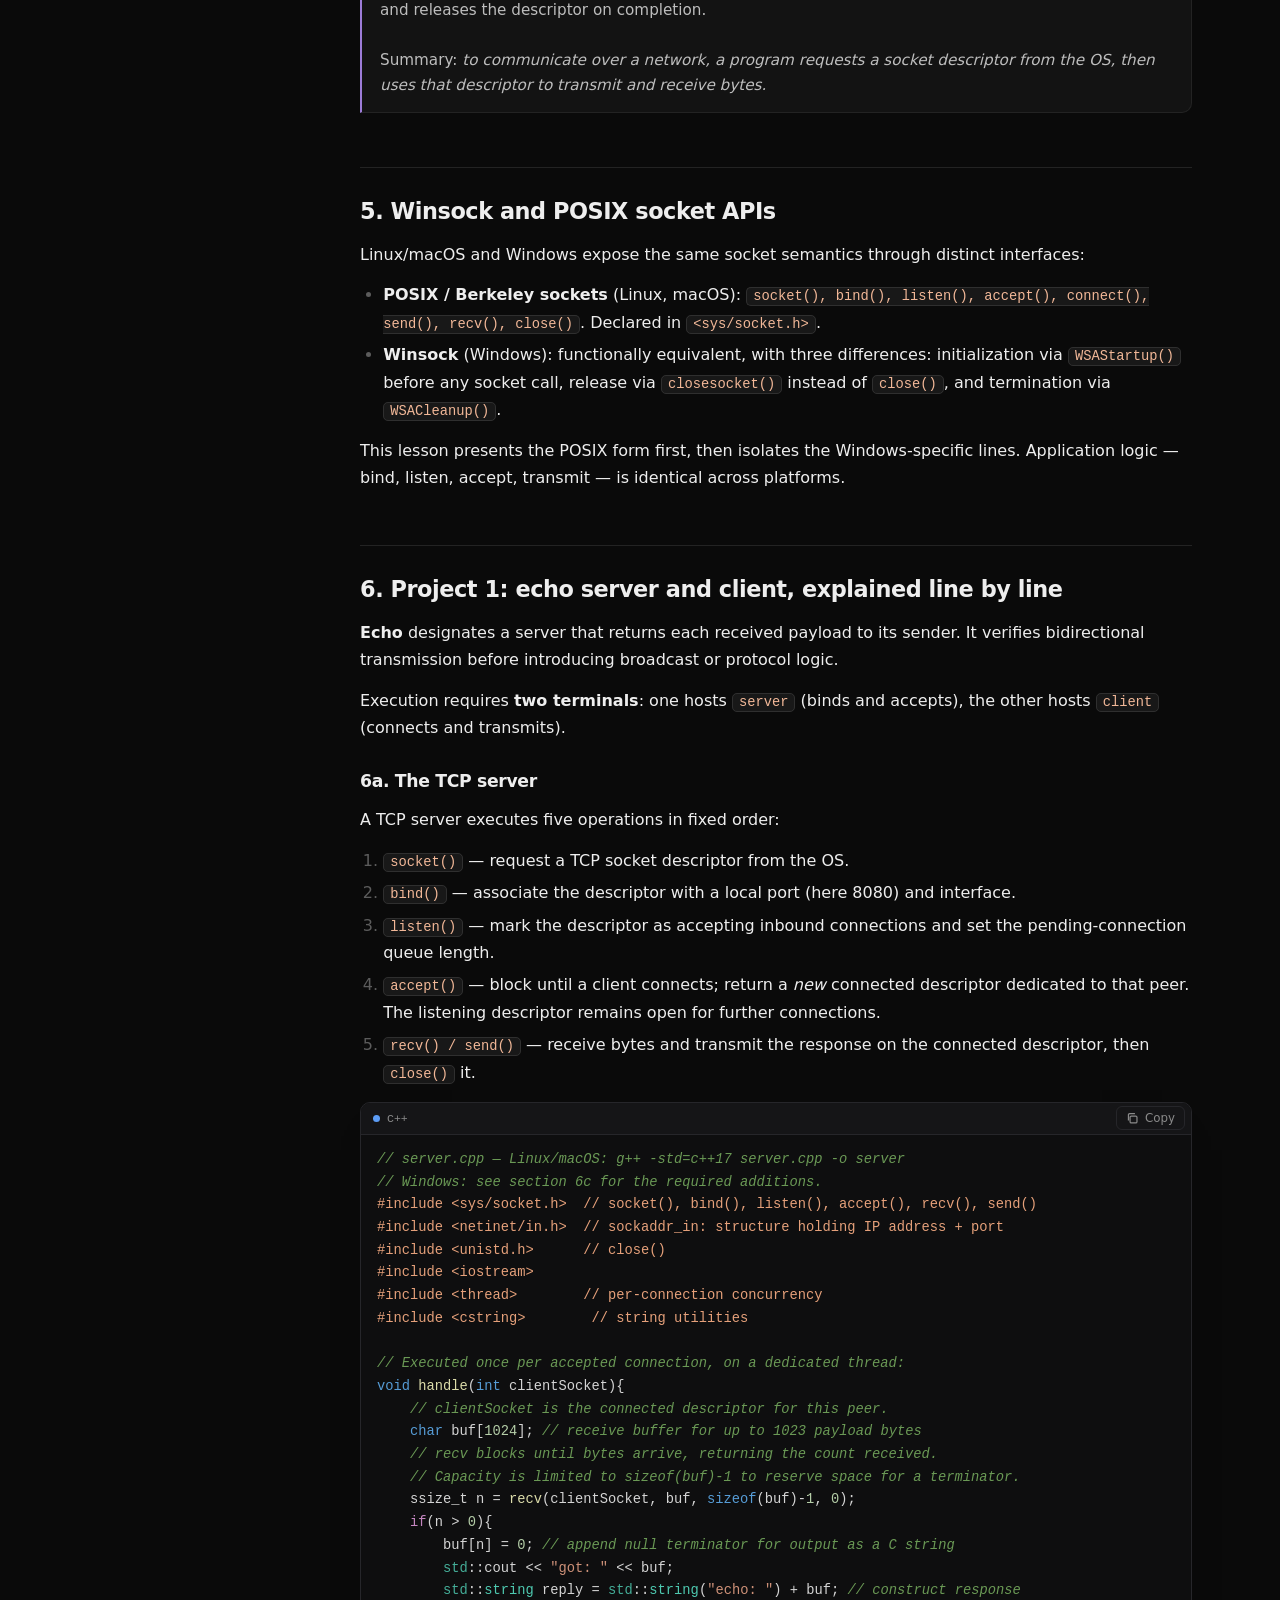
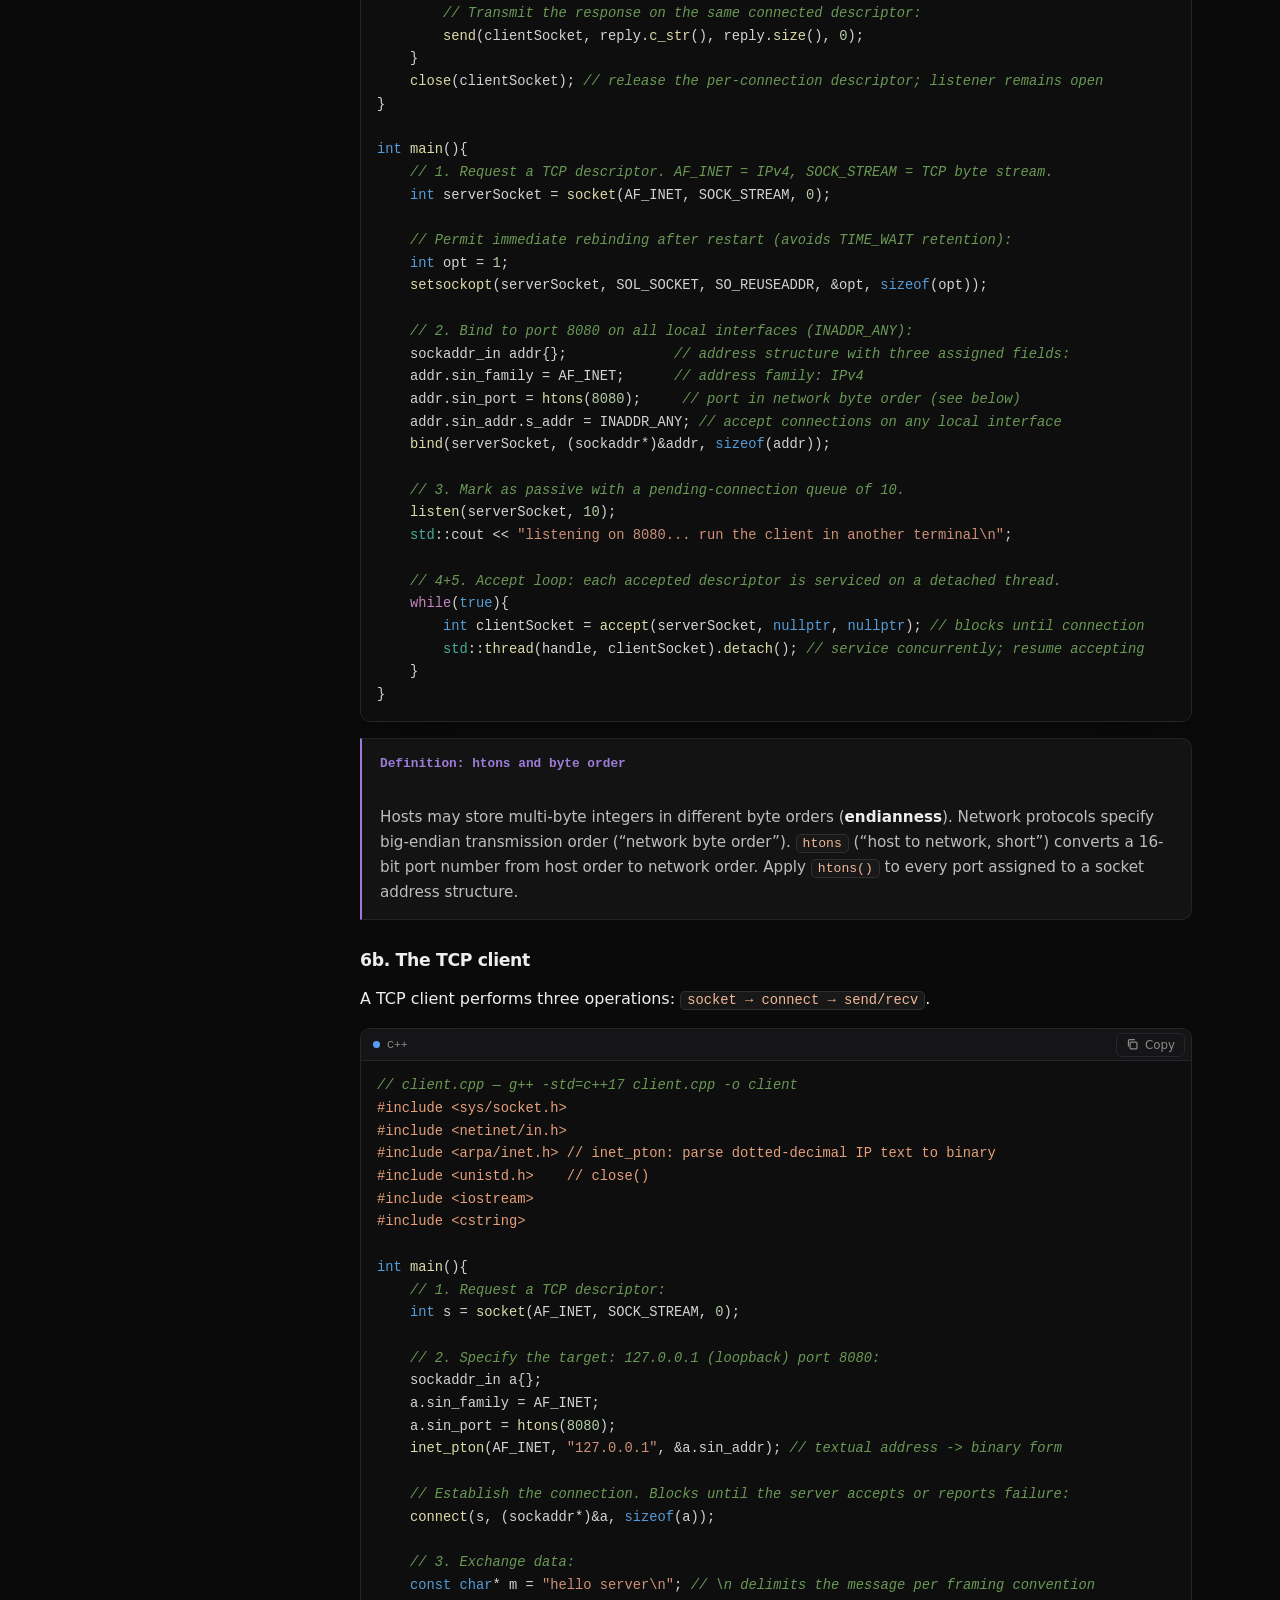
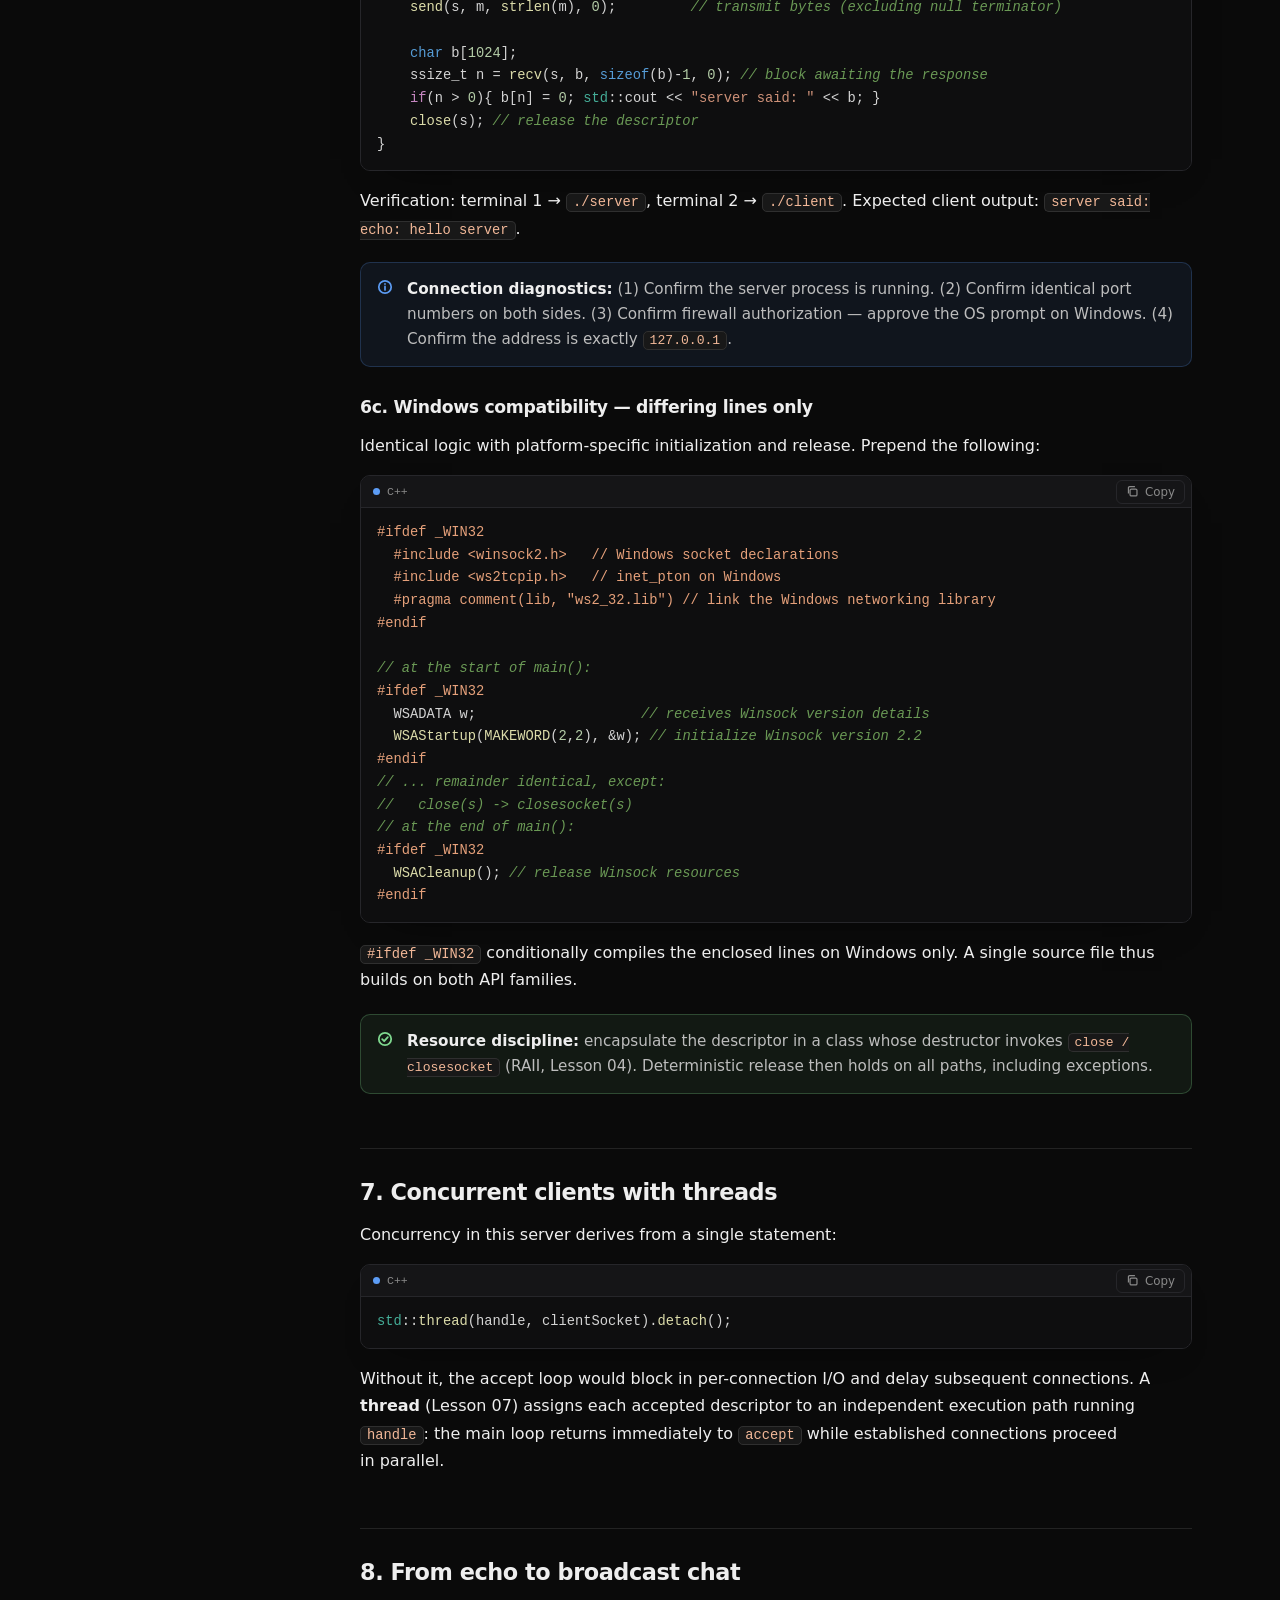
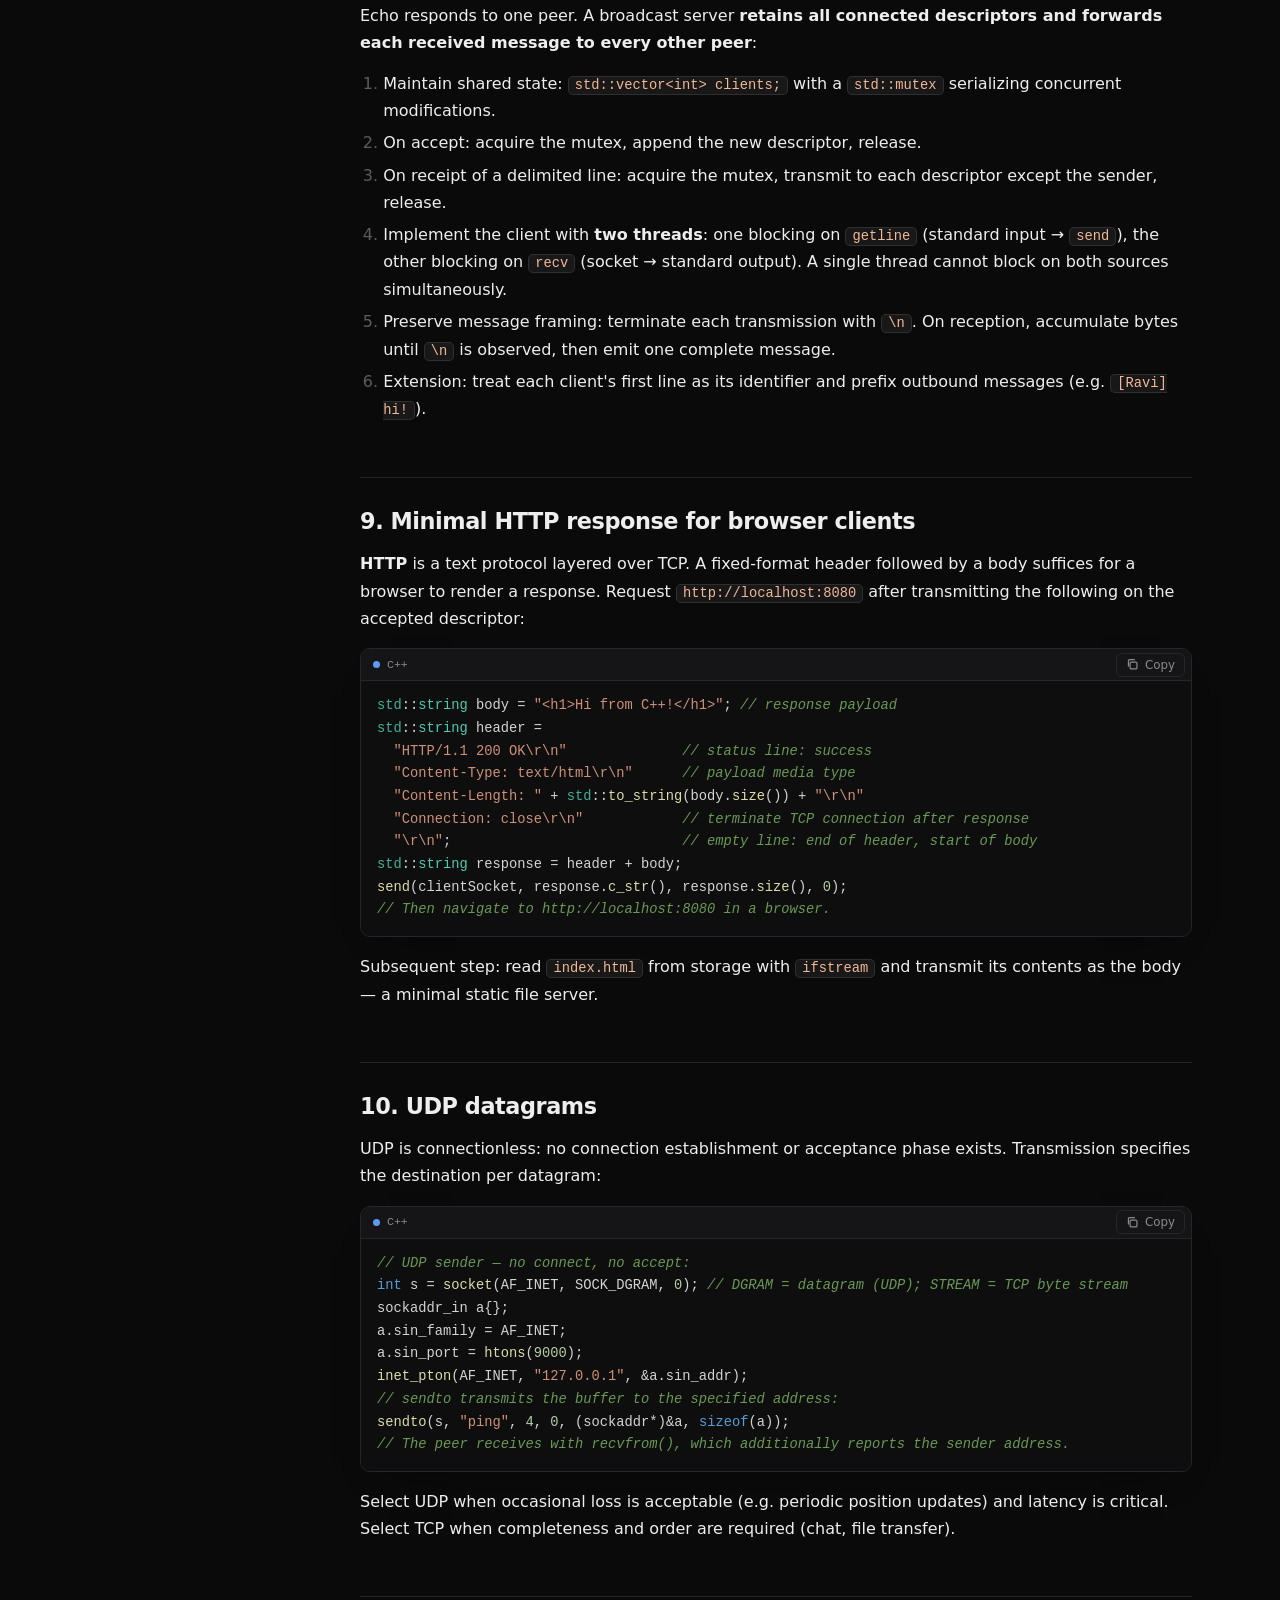
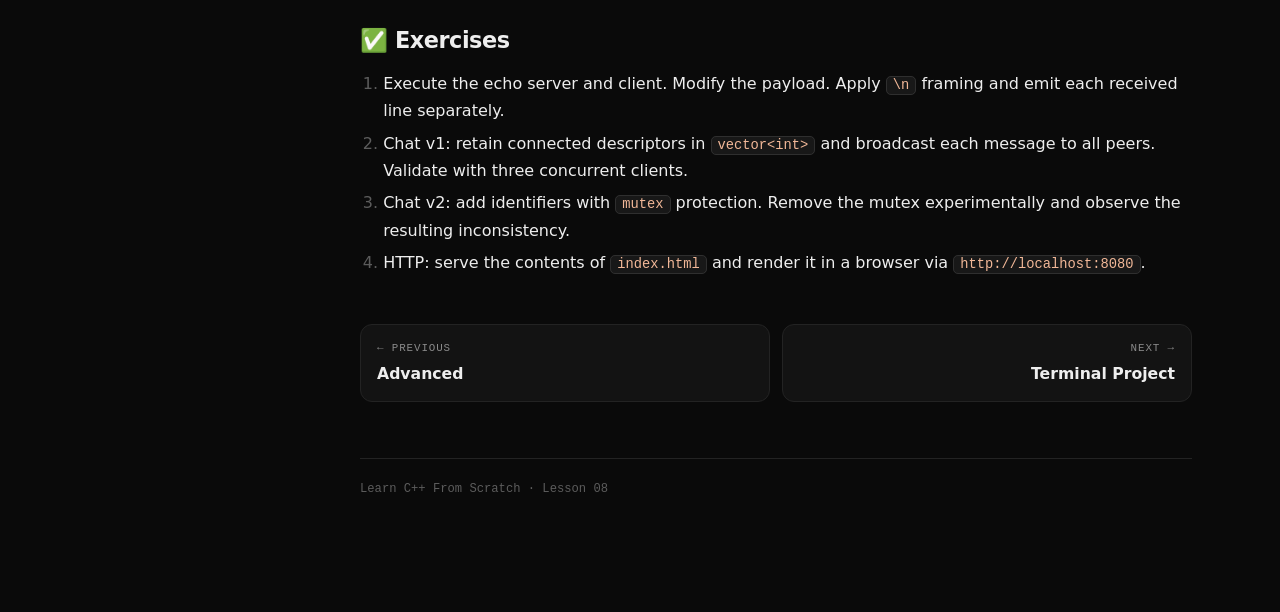
<file: 08-networking.html>
<!doctype html>
<html lang="en"><head><meta charset="utf-8"><meta name="viewport" content="width=device-width,initial-scale=1">
<title>08 · Networking — Learn C++</title><link rel="icon" href="favicon.svg" type="image/svg+xml">
<meta name="theme-color" content="#0a0a0a">
<script>try{document.documentElement.setAttribute('data-theme',localStorage.getItem('cpp-theme')==='light'?'light':'dark')}catch(e){}</script>
<link rel="stylesheet" href="style.css"></head>
<body><div class="progress" id="progress" aria-hidden="true"></div>
<header class="topbar">
<button class="menu-btn" type="button" aria-label="Show lessons" aria-expanded="false" aria-controls="sidebar" data-menu-btn><svg viewBox="0 0 16 16" fill="none" stroke="currentColor" stroke-width="1.6" stroke-linecap="round" aria-hidden="true"><path d="M2.5 4.5h11M2.5 8h11M2.5 11.5h11"/></svg></button>
<a class="brand" href="index.html"><span class="brand-mark"><svg viewBox="0 0 24 24" fill="none" stroke="currentColor" stroke-width="2.4" stroke-linecap="round" stroke-linejoin="round" aria-hidden="true"><path d="M5.5 7.5l4.5 4.5-4.5 4.5"/><path d="M12.5 16.5h6"/></svg></span><span class="brand-name">Learn C++</span><span class="brand-sub">from scratch</span></a>
<nav class="navlinks">
<a href="index.html">Home</a>
<a href="01-setup.html">Start Here</a>
<a class="nav-opt" href="05-stl.html">STL</a>
<a class="nav-opt" href="10-projects-shell.html">Projects</a>
<button class="iconbtn" type="button" data-theme-btn aria-label="Switch light and dark theme" title="Switch light and dark theme"><svg class="i-sun" viewBox="0 0 16 16" fill="none" stroke="currentColor" stroke-width="1.5" stroke-linecap="round" aria-hidden="true"><circle cx="8" cy="8" r="3"/><path d="M8 1.6v1.6M8 12.8v1.6M1.6 8h1.6M12.8 8h1.6M3.5 3.5l1.1 1.1M11.4 11.4l1.1 1.1M3.5 12.5l1.1-1.1M11.4 4.6l1.1-1.1"/></svg><svg class="i-moon" viewBox="0 0 16 16" fill="none" stroke="currentColor" stroke-width="1.5" stroke-linejoin="round" aria-hidden="true"><path d="M13.4 9.7A5.6 5.6 0 0 1 6.3 2.6a5.6 5.6 0 1 0 7.1 7.1z"/></svg></button>
</nav>
</header>
<div class="layout"><aside class="sidebar" id="sidebar" aria-label="Lessons">
<div class="side-title">Explorer</div>
<div class="side-root">learn-cpp-from-scratch</div>
<div class="search"><svg viewBox="0 0 16 16" width="14" height="14" fill="none" stroke="currentColor" stroke-width="1.6" stroke-linecap="round" aria-hidden="true"><circle cx="7" cy="7" r="4.6"/><path d="M10.5 10.5L14 14"/></svg><input id="search" type="text" placeholder="Filter lessons" autocomplete="off" spellcheck="false" aria-label="Filter lessons"><kbd>/</kbd></div>
<div class="tree">
<div class="tree-group">
<button class="tree-head" type="button" aria-expanded="true">Phase 0 — Start</button>
<div class="tree-items">
<a class="tree-item" href="index.html"><span class="ti-icon home"></span><span class="ti-num"></span><span class="ti-title">Home &amp; Roadmap</span></a>
<a class="tree-item" href="01-setup.html"><span class="ti-icon"></span><span class="ti-num">01</span><span class="ti-title">Setup, Compiler &amp; Hello World</span></a>
</div>
</div>
<div class="tree-group">
<button class="tree-head" type="button" aria-expanded="true">Phase 1 — Foundations</button>
<div class="tree-items">
<a class="tree-item" href="02-basics.html"><span class="ti-icon"></span><span class="ti-num">02</span><span class="ti-title">Basics: Variables, I/O, Loops, Functions</span></a>
<a class="tree-item" href="03-oop.html"><span class="ti-icon"></span><span class="ti-num">03</span><span class="ti-title">OOP: Classes, Inheritance, Polymorphism</span></a>
<a class="tree-item" href="04-memory.html"><span class="ti-icon"></span><span class="ti-num">04</span><span class="ti-title">Memory, Pointers &amp; Smart Pointers</span></a>
</div>
</div>
<div class="tree-group">
<button class="tree-head" type="button" aria-expanded="true">Phase 2 — Professional C++</button>
<div class="tree-items">
<a class="tree-item" href="05-stl.html"><span class="ti-icon"></span><span class="ti-num">05</span><span class="ti-title">STL, Vectors, Maps &amp; Algorithms</span></a>
<a class="tree-item" href="06-dsa.html"><span class="ti-icon"></span><span class="ti-num">06</span><span class="ti-title">DSA for C++ Devs</span></a>
<a class="tree-item" href="07-advanced.html"><span class="ti-icon"></span><span class="ti-num">07</span><span class="ti-title">Advanced: Templates, Threads, System Calls</span></a>
<a class="tree-item" href="08-networking.html"><span class="ti-icon"></span><span class="ti-num">08</span><span class="ti-title">Network Programming &amp; Sockets</span></a>
</div>
</div>
<div class="tree-group">
<button class="tree-head" type="button" aria-expanded="true">Phase 3 — Build Real Projects</button>
<div class="tree-items">
<a class="tree-item" href="09-projects-terminal.html"><span class="ti-icon"></span><span class="ti-num">09</span><span class="ti-title">Project: Terminal App</span></a>
<a class="tree-item" href="10-projects-shell.html"><span class="ti-icon"></span><span class="ti-num">10</span><span class="ti-title">Project: Build Your Own Shell</span></a>
<a class="tree-item" href="11-projects-audio.html"><span class="ti-icon"></span><span class="ti-num">11</span><span class="ti-title">Project: Audio Player</span></a>
<a class="tree-item" href="12-projects-opengl.html"><span class="ti-icon"></span><span class="ti-num">12</span><span class="ti-title">Project: OpenGL / SFML Game</span></a>
<a class="tree-item" href="13-projects-ai.html"><span class="ti-icon"></span><span class="ti-num">13</span><span class="ti-title">Project: AI Inference Engine</span></a>
</div>
</div>
</div>
</aside><main class="content">
<span class="badge">Lesson 08 · No networking experience needed</span>
<h1>Network programming with sockets: addresses, TCP/UDP, and client-server communication</h1>
<p>By the end of this lesson you will run two programs on the same host that exchange bytes over a socket, extend that to concurrent clients and message broadcast, and serve a minimal HTTP response to a browser. Each concept is defined precisely before use.</p>
<p>Core definitions: an IP address identifies a host; a port identifies a process on that host. 127.0.0.1 is loopback. A socket is an OS-managed endpoint for network communication, referenced by a descriptor/handle. TCP provides reliable ordered byte stream; UDP provides unordered datagrams. POSIX sockets are the Linux/macOS API; Winsock is the Windows API.</p>

<div class="toc"><strong>On this page</strong><ol>
<li>Networks, protocols, and bytes</li>
<li>IP addresses and ports</li>
<li>TCP vs UDP</li>
<li>Sockets and OS descriptors</li>
<li>Winsock and POSIX socket APIs</li>
<li>Project 1: echo server and client, line by line</li>
<li>Concurrent clients with threads</li>
<li>From echo to broadcast chat</li>
<li>Serving HTTP to a browser</li>
<li>UDP datagrams</li>
</ol></div>

<h2>1. Networks, protocols, and bytes</h2>
<p>Two processes exchange data either on the same host (via files, pipes, or loopback networking) or on distinct hosts connected by physical links and wireless media. In the latter case they require agreed procedures governing transmission.</p>
<p>A <strong>network</strong> is a set of hosts connected by transmission media. A <strong>protocol</strong> is a specification defining message format, sequencing, and error handling. Network transmission carries <strong>bytes</strong> (values 0–255); higher-level data must be serialized to bytes by the sender and reconstructed by the receiver.</p>
<div class="explain"><strong>Definition: byte and encoding</strong><br>
All network payloads are byte sequences. Text such as <code>"hi"</code> is encoded to bytes (typically UTF-8 / ASCII: <code>h=104, i=105</code>). “Sending a message” means transmitting its byte encoding; the receiver decodes those bytes back to the original representation.</div>

<h2>2. IP addresses and ports</h2>
<p>Delivery requires two levels of addressing:</p>
<ul>
<li><strong>IP address</strong> identifies a host on the network. <code>127.0.0.1</code> is the IPv4 loopback address: it always designates the local host and is standard for development and testing. <code>192.168.1.5</code> is an example of a host address on a local network.</li>
<li><strong>Port</strong> identifies a process (more precisely, a socket binding) on that host. Since a host runs multiple networked processes, the port number selects the recipient. Web services conventionally use <code>80</code> or <code>8080</code>.</li>
<li>Combined form: <code>127.0.0.1:8080</code> denotes the process bound to port 8080 on the local host.</li>
</ul>
<p>For development, select ports in the range 1024–65535. Ports below 1024 are privileged and require elevated rights on most systems.</p>

<h2>3. TCP vs UDP</h2>
<p>TCP and UDP are the two primary transport protocols. The selection determines reliability, ordering, and connection semantics:</p>
<table><tr><th>Property</th><th>TCP</th><th>UDP</th></tr>
<tr><td><strong>Model</strong></td><td>Connection-oriented. Endpoints establish a connection, then exchange a continuous stream.</td><td>Connectionless. Each datagram is addressed and transmitted independently.</td></tr>
<tr><td><strong>Reliability and order</strong></td><td>Reliable and ordered. TCP retransmits lost segments and delivers bytes in transmission order.</td><td>Unreliable and unordered. Datagrams may be lost, duplicated, or reordered.</td></tr>
<tr><td><strong>Overhead</strong></td><td>Higher (connection state, sequencing, acknowledgements).</td><td>Minimal (no connection state).</td></tr>
<tr><td><strong>Typical use</strong></td><td>Chat, HTTP, file transfer — where completeness and order are required.</td><td>Real-time games, voice, video — where latency matters more than loss of individual updates.</td></tr>
<tr><td><strong>C++ operations</strong></td><td><code>connect / accept / send / recv</code></td><td><code>sendto / recvfrom</code></td></tr></table>
<p><strong>This lesson begins with TCP</strong> because its ordered, reliable byte stream simplifies initial client-server implementations.</p>
<div class="callout"><strong>TCP framing requirement:</strong> TCP delivers a byte <em>stream</em>, not discrete messages. Transmission of “hello” followed by “world” may arrive as “helloworld” in one read or as “hel” + “loworld” across two reads. Application protocols therefore define message boundaries — in this lesson, a terminating newline <code>\n</code> marks the end of each message.</div>

<h2>4. Sockets and OS descriptors</h2>
<p>Application code does not access network hardware directly; it requests kernel-mediated communication through defined system interfaces.</p>
<div class="explain"><strong>Definition: operating system</strong><br>
Windows, macOS, and Linux. The OS owns network interfaces and enforces isolation. Programs obtain and operate on network resources exclusively through OS interfaces.</div>
<div class="explain"><strong>Definition: descriptor / handle</strong><br>
When the OS grants a resource (“open this file”, “create this socket”), it returns a small integer reference — a <strong>file descriptor</strong> on Linux/macOS, a <strong>handle</strong> (of type SOCKET) on Windows, e.g. <code>3</code> or <code>7</code>. Subsequent operations pass this reference to identify the resource: “transmit these bytes on descriptor 7”. When finished, the program releases it with <code>close</code> (POSIX) or <code>closesocket</code> (Windows).</div>
<div class="explain"><strong>Definition: socket</strong><br>
A socket is an OS-managed endpoint for network communication, referenced by a descriptor/handle. Creation specifies the address family and type — e.g. IPv4 (<code>AF_INET</code>) with a reliable stream (<code>SOCK_STREAM</code> for TCP). The program then binds, connects, transmits with <code>send</code>, receives with <code>recv</code>, and releases the descriptor on completion.<br><br>
Summary: <em>to communicate over a network, a program requests a socket descriptor from the OS, then uses that descriptor to transmit and receive bytes.</em></div>

<h2>5. Winsock and POSIX socket APIs</h2>
<p>Linux/macOS and Windows expose the same socket semantics through distinct interfaces:</p>
<ul>
<li><strong>POSIX / Berkeley sockets</strong> (Linux, macOS): <code>socket(), bind(), listen(), accept(), connect(), send(), recv(), close()</code>. Declared in <code>&lt;sys/socket.h&gt;</code>.</li>
<li><strong>Winsock</strong> (Windows): functionally equivalent, with three differences: initialization via <code>WSAStartup()</code> before any socket call, release via <code>closesocket()</code> instead of <code>close()</code>, and termination via <code>WSACleanup()</code>.</li>
</ul>
<p>This lesson presents the POSIX form first, then isolates the Windows-specific lines. Application logic — bind, listen, accept, transmit — is identical across platforms.</p>

<h2>6. Project 1: echo server and client, explained line by line</h2>
<p><strong>Echo</strong> designates a server that returns each received payload to its sender. It verifies bidirectional transmission before introducing broadcast or protocol logic.</p>
<p>Execution requires <strong>two terminals</strong>: one hosts <code>server</code> (binds and accepts), the other hosts <code>client</code> (connects and transmits).</p>
<h3>6a. The TCP server</h3>
<p>A TCP server executes five operations in fixed order:</p>
<ol>
<li><code>socket()</code> — request a TCP socket descriptor from the OS.</li>
<li><code>bind()</code> — associate the descriptor with a local port (here 8080) and interface.</li>
<li><code>listen()</code> — mark the descriptor as accepting inbound connections and set the pending-connection queue length.</li>
<li><code>accept()</code> — block until a client connects; return a <em>new</em> connected descriptor dedicated to that peer. The listening descriptor remains open for further connections.</li>
<li><code>recv() / send()</code> — receive bytes and transmit the response on the connected descriptor, then <code>close()</code> it.</li>
</ol>
<pre><code>// server.cpp — Linux/macOS: g++ -std=c++17 server.cpp -o server
// Windows: see section 6c for the required additions.
#include &lt;sys/socket.h&gt;  // socket(), bind(), listen(), accept(), recv(), send()
#include &lt;netinet/in.h&gt;  // sockaddr_in: structure holding IP address + port
#include &lt;unistd.h&gt;      // close()
#include &lt;iostream&gt;
#include &lt;thread&gt;        // per-connection concurrency
#include &lt;cstring&gt;        // string utilities

// Executed once per accepted connection, on a dedicated thread:
void handle(int clientSocket){
    // clientSocket is the connected descriptor for this peer.
    char buf[1024]; // receive buffer for up to 1023 payload bytes
    // recv blocks until bytes arrive, returning the count received.
    // Capacity is limited to sizeof(buf)-1 to reserve space for a terminator.
    ssize_t n = recv(clientSocket, buf, sizeof(buf)-1, 0);
    if(n &gt; 0){
        buf[n] = 0; // append null terminator for output as a C string
        std::cout &lt;&lt; "got: " &lt;&lt; buf;
        std::string reply = std::string("echo: ") + buf; // construct response
        // Transmit the response on the same connected descriptor:
        send(clientSocket, reply.c_str(), reply.size(), 0);
    }
    close(clientSocket); // release the per-connection descriptor; listener remains open
}

int main(){
    // 1. Request a TCP descriptor. AF_INET = IPv4, SOCK_STREAM = TCP byte stream.
    int serverSocket = socket(AF_INET, SOCK_STREAM, 0);

    // Permit immediate rebinding after restart (avoids TIME_WAIT retention):
    int opt = 1;
    setsockopt(serverSocket, SOL_SOCKET, SO_REUSEADDR, &amp;opt, sizeof(opt));

    // 2. Bind to port 8080 on all local interfaces (INADDR_ANY):
    sockaddr_in addr{};             // address structure with three assigned fields:
    addr.sin_family = AF_INET;      // address family: IPv4
    addr.sin_port = htons(8080);     // port in network byte order (see below)
    addr.sin_addr.s_addr = INADDR_ANY; // accept connections on any local interface
    bind(serverSocket, (sockaddr*)&amp;addr, sizeof(addr));

    // 3. Mark as passive with a pending-connection queue of 10.
    listen(serverSocket, 10);
    std::cout &lt;&lt; "listening on 8080... run the client in another terminal\n";

    // 4+5. Accept loop: each accepted descriptor is serviced on a detached thread.
    while(true){
        int clientSocket = accept(serverSocket, nullptr, nullptr); // blocks until connection
        std::thread(handle, clientSocket).detach(); // service concurrently; resume accepting
    }
}</code></pre>
<div class="explain"><strong>Definition: htons and byte order</strong><br>
Hosts may store multi-byte integers in different byte orders (<strong>endianness</strong>). Network protocols specify big-endian transmission order (“network byte order”). <code>htons</code> (“host to network, short”) converts a 16-bit port number from host order to network order. Apply <code>htons()</code> to every port assigned to a socket address structure.</div>

<h3>6b. The TCP client</h3>
<p>A TCP client performs three operations: <code>socket → connect → send/recv</code>.</p>
<pre><code>// client.cpp — g++ -std=c++17 client.cpp -o client
#include &lt;sys/socket.h&gt;
#include &lt;netinet/in.h&gt;
#include &lt;arpa/inet.h&gt; // inet_pton: parse dotted-decimal IP text to binary
#include &lt;unistd.h&gt;    // close()
#include &lt;iostream&gt;
#include &lt;cstring&gt;

int main(){
    // 1. Request a TCP descriptor:
    int s = socket(AF_INET, SOCK_STREAM, 0);

    // 2. Specify the target: 127.0.0.1 (loopback) port 8080:
    sockaddr_in a{};
    a.sin_family = AF_INET;
    a.sin_port = htons(8080);
    inet_pton(AF_INET, "127.0.0.1", &amp;a.sin_addr); // textual address -&gt; binary form

    // Establish the connection. Blocks until the server accepts or reports failure:
    connect(s, (sockaddr*)&amp;a, sizeof(a));

    // 3. Exchange data:
    const char* m = "hello server\n"; // \n delimits the message per framing convention
    send(s, m, strlen(m), 0);         // transmit bytes (excluding null terminator)

    char b[1024];
    ssize_t n = recv(s, b, sizeof(b)-1, 0); // block awaiting the response
    if(n &gt; 0){ b[n] = 0; std::cout &lt;&lt; "server said: " &lt;&lt; b; }
    close(s); // release the descriptor
}</code></pre>
<p>Verification: terminal 1 → <code>./server</code>, terminal 2 → <code>./client</code>. Expected client output: <code>server said: echo: hello server</code>.</p>
<div class="callout"><strong>Connection diagnostics:</strong> (1) Confirm the server process is running. (2) Confirm identical port numbers on both sides. (3) Confirm firewall authorization — approve the OS prompt on Windows. (4) Confirm the address is exactly <code>127.0.0.1</code>.</div>

<h3>6c. Windows compatibility — differing lines only</h3>
<p>Identical logic with platform-specific initialization and release. Prepend the following:</p>
<pre><code>#ifdef _WIN32
  #include &lt;winsock2.h&gt;   // Windows socket declarations
  #include &lt;ws2tcpip.h&gt;   // inet_pton on Windows
  #pragma comment(lib, "ws2_32.lib") // link the Windows networking library
#endif

// at the start of main():
#ifdef _WIN32
  WSADATA w;                    // receives Winsock version details
  WSAStartup(MAKEWORD(2,2), &amp;w); // initialize Winsock version 2.2
#endif
// ... remainder identical, except:
//   close(s) -&gt; closesocket(s)
// at the end of main():
#ifdef _WIN32
  WSACleanup(); // release Winsock resources
#endif</code></pre>
<p><code>#ifdef _WIN32</code> conditionally compiles the enclosed lines on Windows only. A single source file thus builds on both API families.</p>
<div class="callout ok"><strong>Resource discipline:</strong> encapsulate the descriptor in a class whose destructor invokes <code>close / closesocket</code> (RAII, Lesson 04). Deterministic release then holds on all paths, including exceptions.</div>

<h2>7. Concurrent clients with threads</h2>
<p>Concurrency in this server derives from a single statement:</p>
<pre><code>std::thread(handle, clientSocket).detach();</code></pre>
<p>Without it, the accept loop would block in per-connection I/O and delay subsequent connections. A <strong>thread</strong> (Lesson 07) assigns each accepted descriptor to an independent execution path running <code>handle</code>: the main loop returns immediately to <code>accept</code> while established connections proceed in parallel.</p>

<h2>8. From echo to broadcast chat</h2>
<p>Echo responds to one peer. A broadcast server <strong>retains all connected descriptors and forwards each received message to every other peer</strong>:</p>
<ol>
<li>Maintain shared state: <code>std::vector&lt;int&gt; clients;</code> with a <code>std::mutex</code> serializing concurrent modifications.</li>
<li>On accept: acquire the mutex, append the new descriptor, release.</li>
<li>On receipt of a delimited line: acquire the mutex, transmit to each descriptor except the sender, release.</li>
<li>Implement the client with <strong>two threads</strong>: one blocking on <code>getline</code> (standard input → <code>send</code>), the other blocking on <code>recv</code> (socket → standard output). A single thread cannot block on both sources simultaneously.</li>
<li>Preserve message framing: terminate each transmission with <code>\n</code>. On reception, accumulate bytes until <code>\n</code> is observed, then emit one complete message.</li>
<li>Extension: treat each client's first line as its identifier and prefix outbound messages (e.g. <code>[Ravi] hi!</code>).</li>
</ol>

<h2>9. Minimal HTTP response for browser clients</h2>
<p><strong>HTTP</strong> is a text protocol layered over TCP. A fixed-format header followed by a body suffices for a browser to render a response. Request <code>http://localhost:8080</code> after transmitting the following on the accepted descriptor:</p>
<pre><code>std::string body = "&lt;h1&gt;Hi from C++!&lt;/h1&gt;"; // response payload
std::string header =
  "HTTP/1.1 200 OK\r\n"              // status line: success
  "Content-Type: text/html\r\n"      // payload media type
  "Content-Length: " + std::to_string(body.size()) + "\r\n"
  "Connection: close\r\n"            // terminate TCP connection after response
  "\r\n";                            // empty line: end of header, start of body
std::string response = header + body;
send(clientSocket, response.c_str(), response.size(), 0);
// Then navigate to http://localhost:8080 in a browser.</code></pre>
<p>Subsequent step: read <code>index.html</code> from storage with <code>ifstream</code> and transmit its contents as the body — a minimal static file server.</p>

<h2>10. UDP datagrams</h2>
<p>UDP is connectionless: no connection establishment or acceptance phase exists. Transmission specifies the destination per datagram:</p>
<pre><code>// UDP sender — no connect, no accept:
int s = socket(AF_INET, SOCK_DGRAM, 0); // DGRAM = datagram (UDP); STREAM = TCP byte stream
sockaddr_in a{};
a.sin_family = AF_INET;
a.sin_port = htons(9000);
inet_pton(AF_INET, "127.0.0.1", &amp;a.sin_addr);
// sendto transmits the buffer to the specified address:
sendto(s, "ping", 4, 0, (sockaddr*)&amp;a, sizeof(a));
// The peer receives with recvfrom(), which additionally reports the sender address.</code></pre>
<p>Select UDP when occasional loss is acceptable (e.g. periodic position updates) and latency is critical. Select TCP when completeness and order are required (chat, file transfer).</p>

<h2>✅ Exercises</h2>
<ol>
<li>Execute the echo server and client. Modify the payload. Apply <code>\n</code> framing and emit each received line separately.</li>
<li>Chat v1: retain connected descriptors in <code>vector&lt;int&gt;</code> and broadcast each message to all peers. Validate with three concurrent clients.</li>
<li>Chat v2: add identifiers with <code>mutex</code> protection. Remove the mutex experimentally and observe the resulting inconsistency.</li>
<li>HTTP: serve the contents of <code>index.html</code> and render it in a browser via <code>http://localhost:8080</code>.</li>
</ol>

<div class="pager"><a class="btn ghost" href="07-advanced.html">← Advanced</a><a class="btn" href="09-projects-terminal.html">Next: Terminal Project →</a></div>
<footer>Learn C++ From Scratch · Lesson 08</footer>
</main></div><script src="script.js"></script></body></html>
</file>
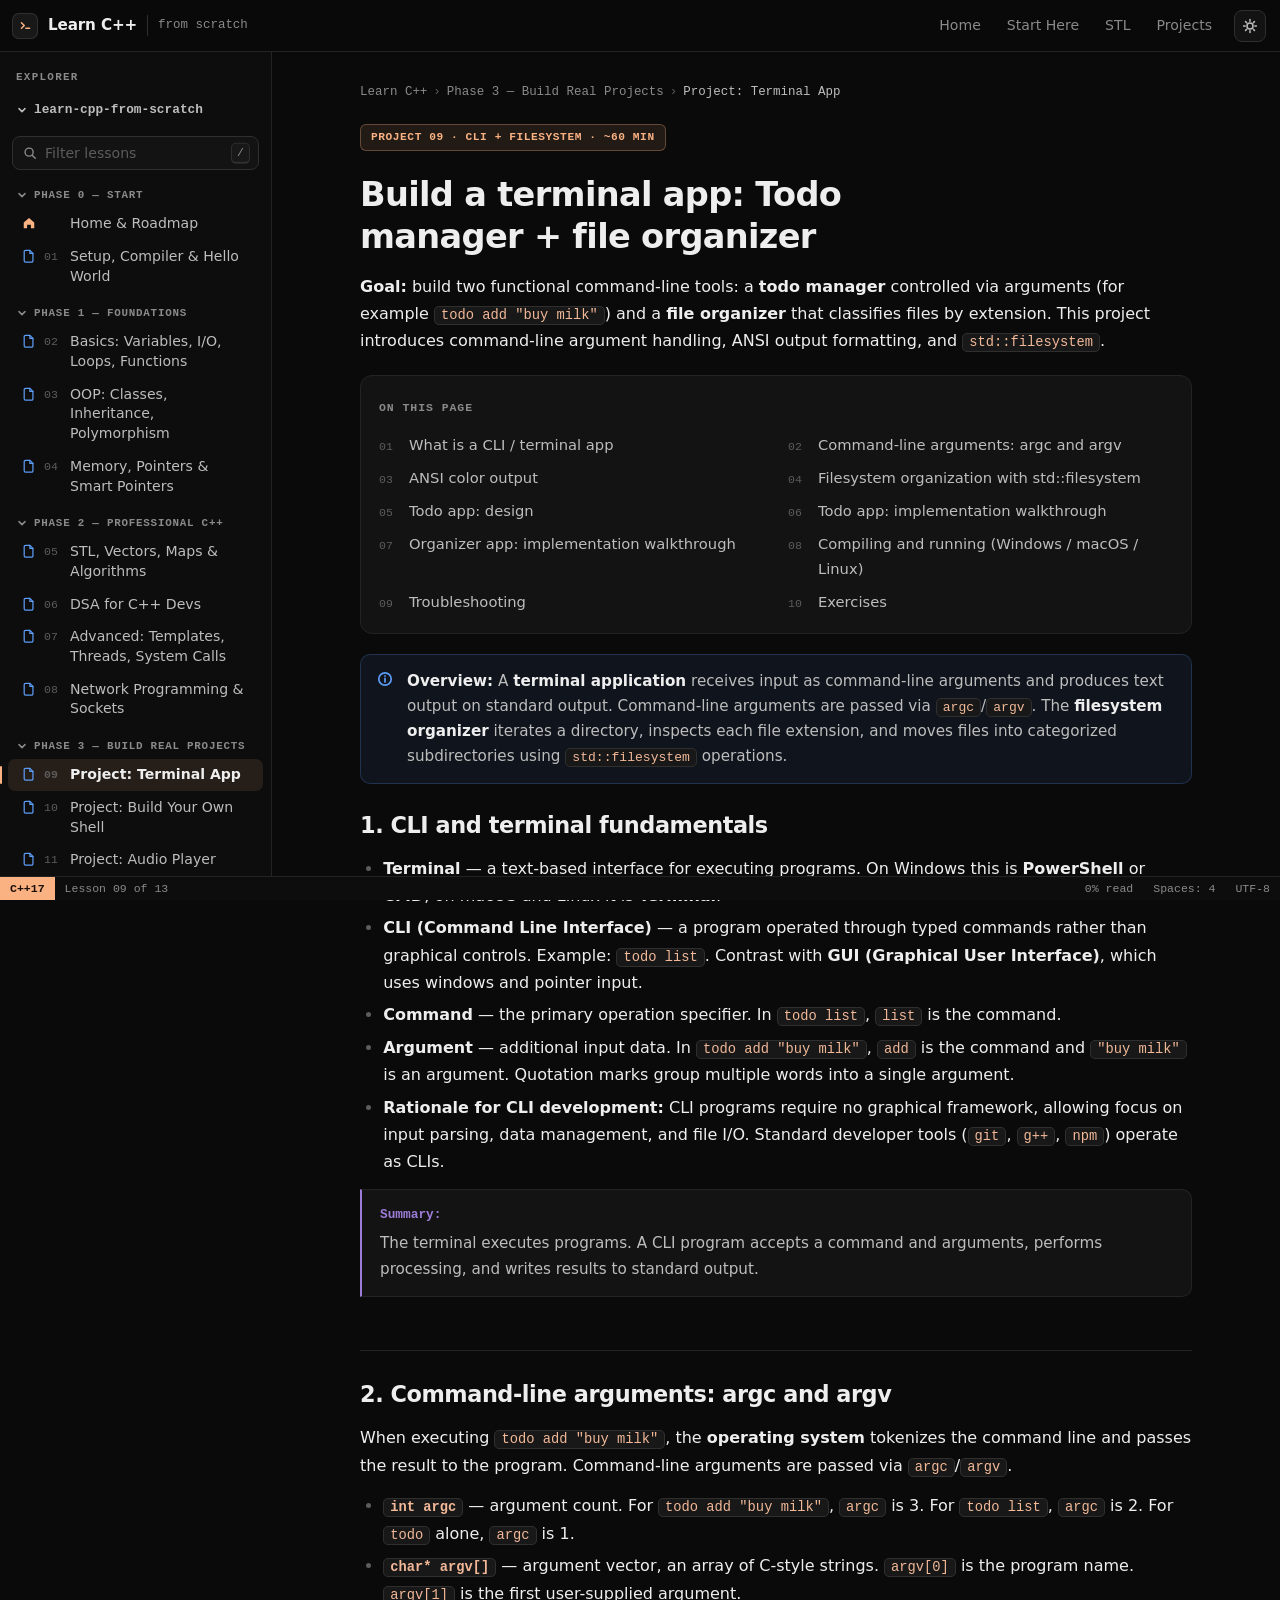
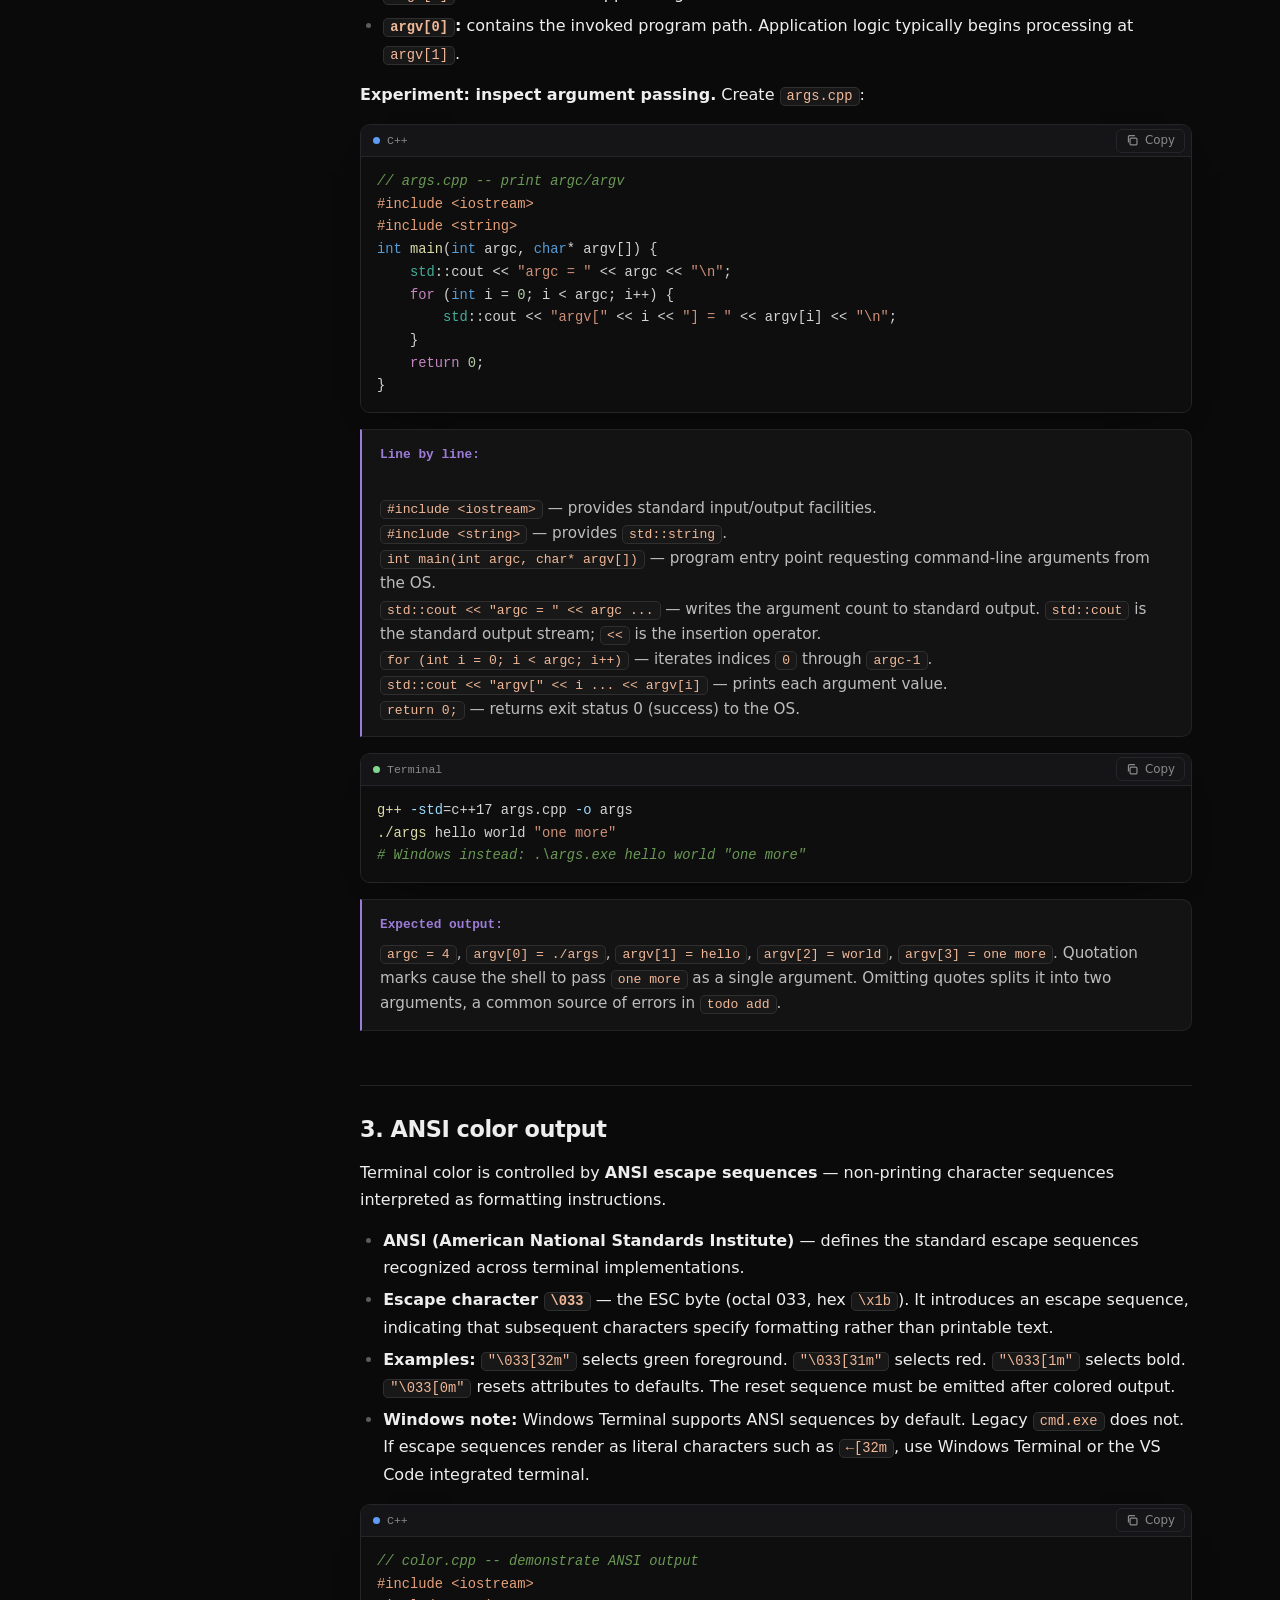
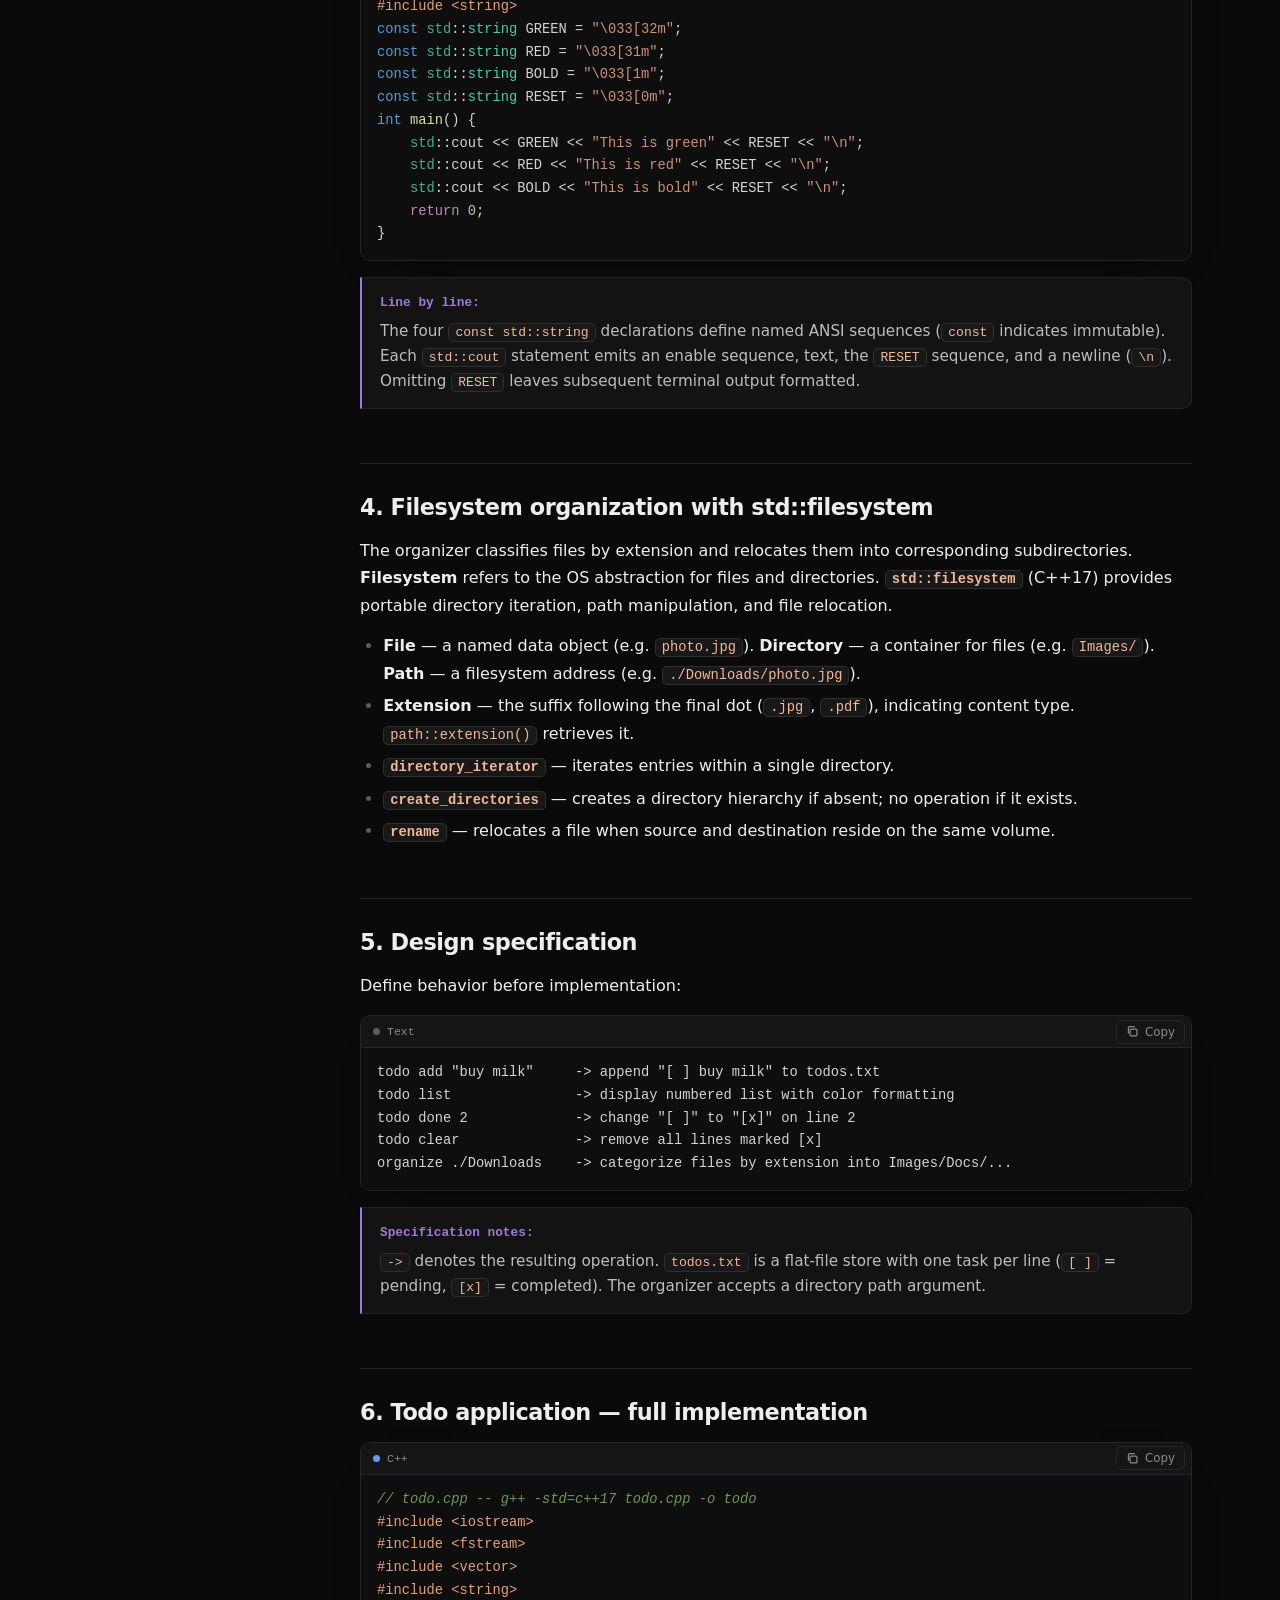
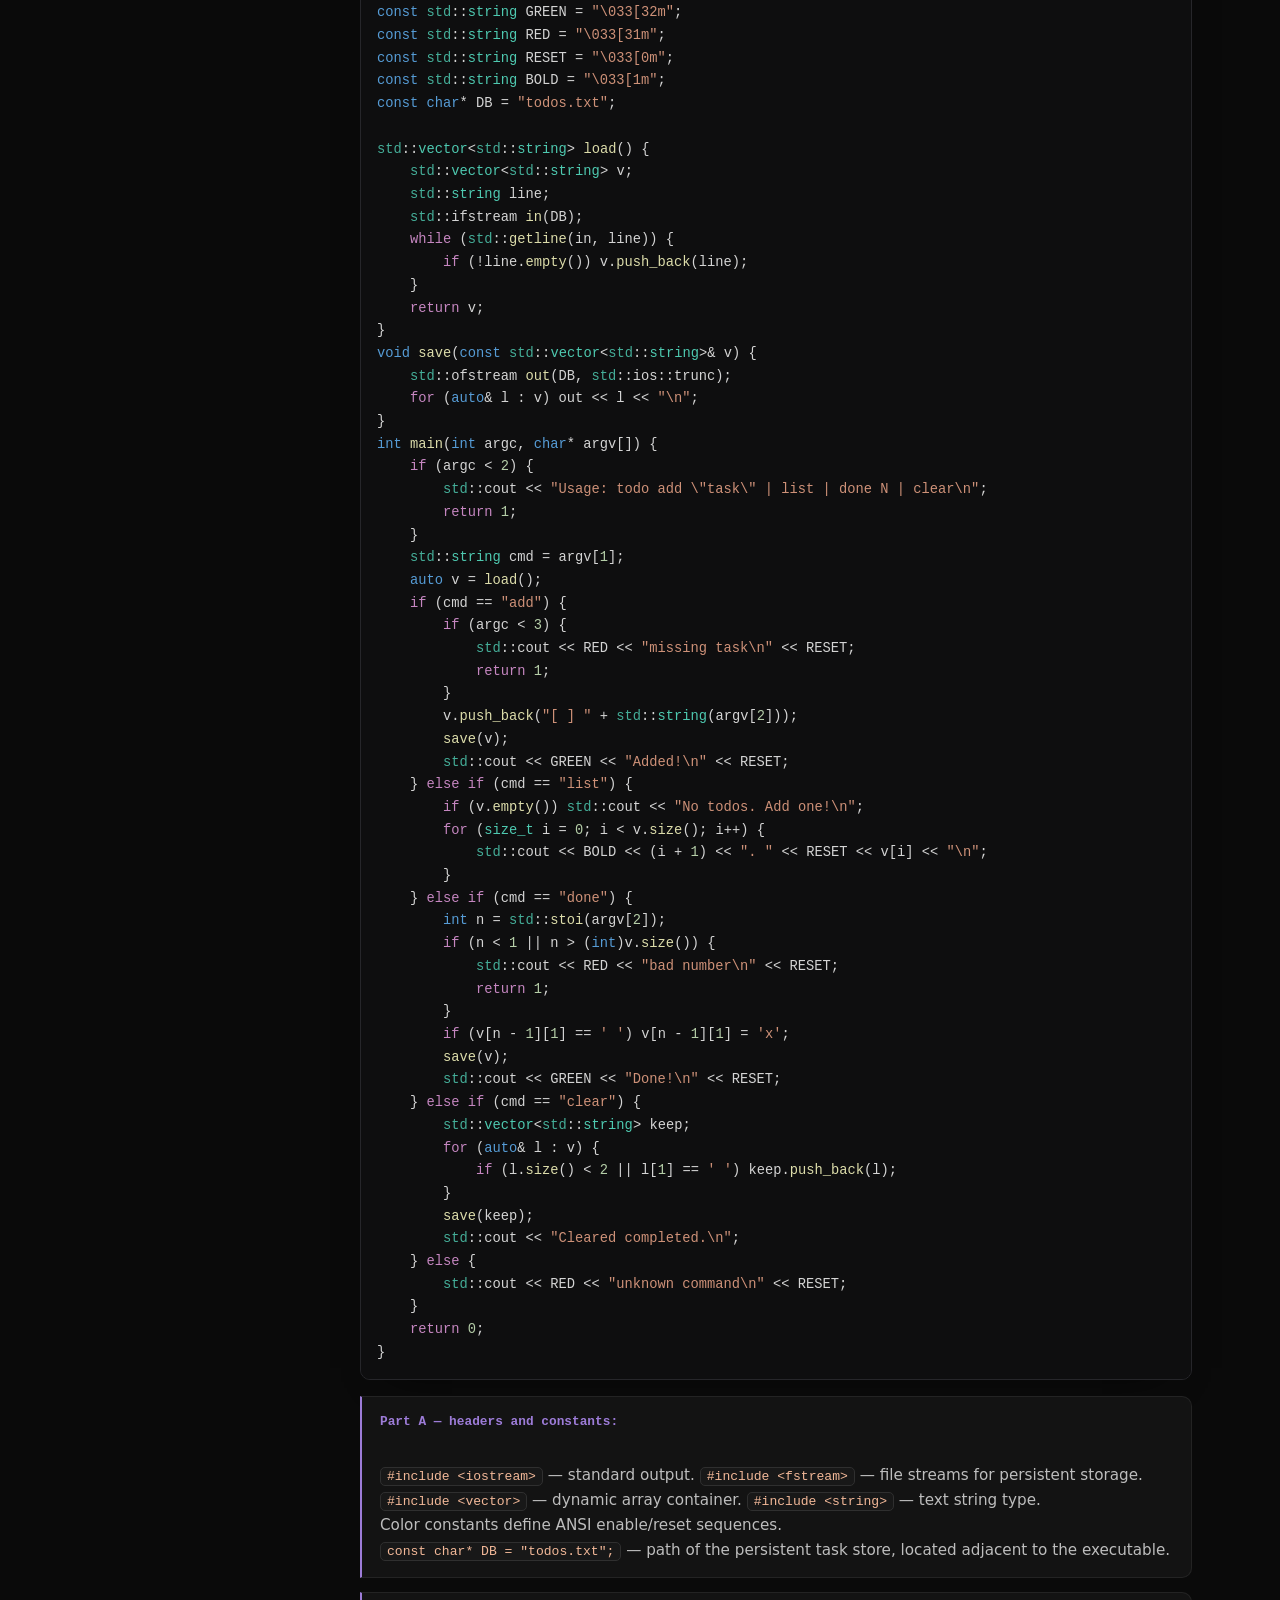
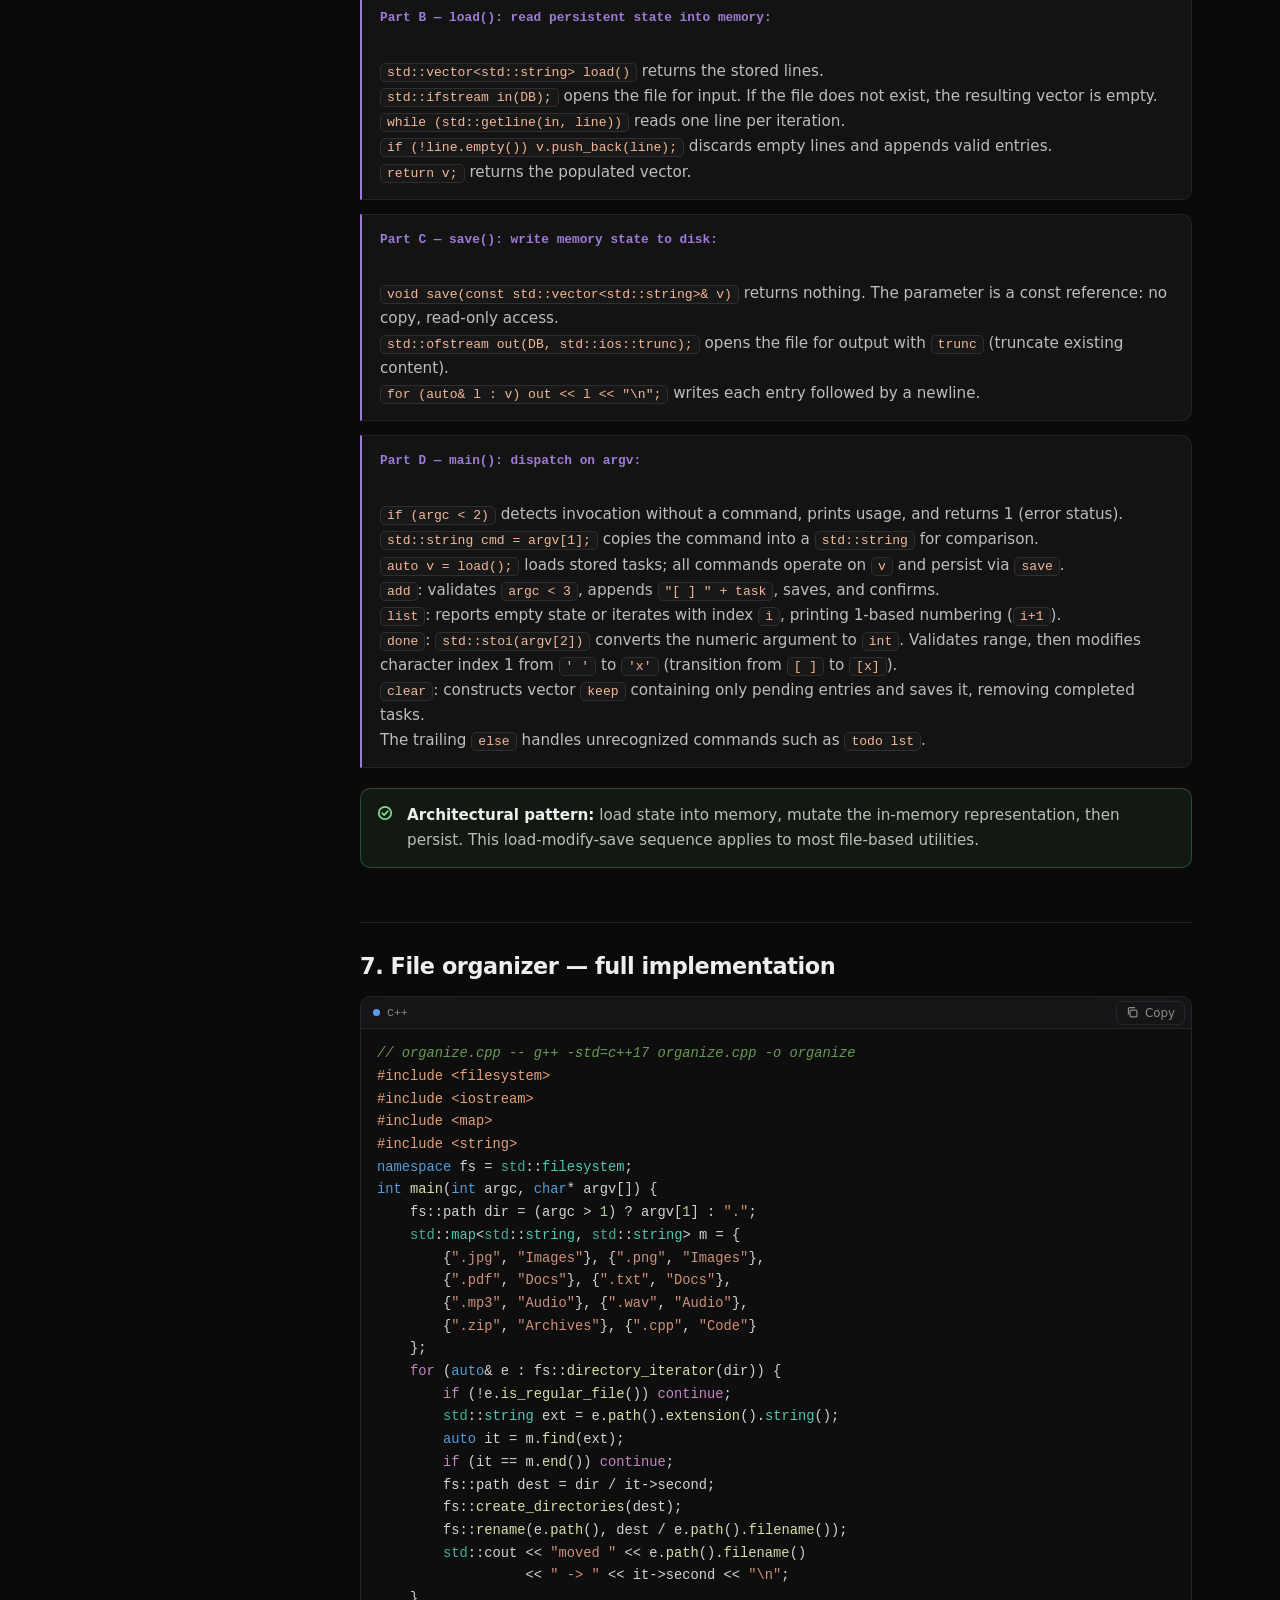
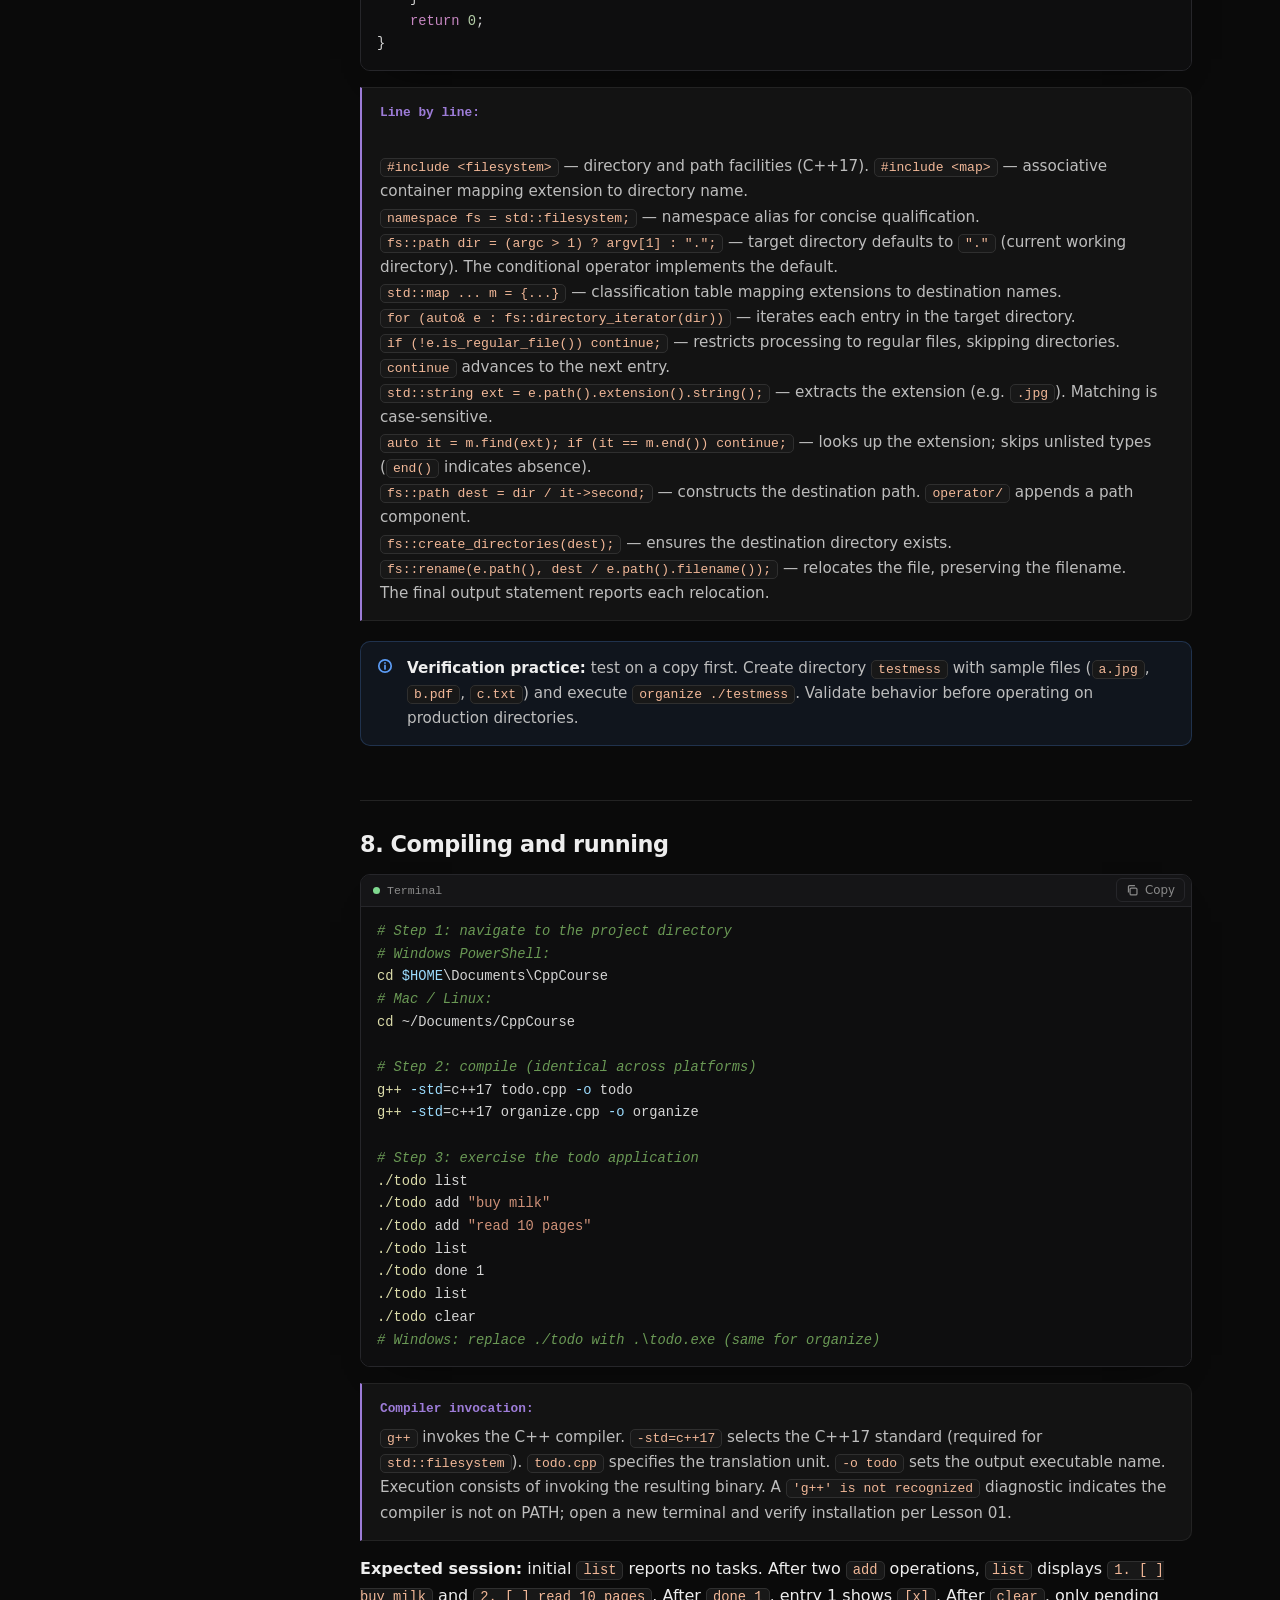
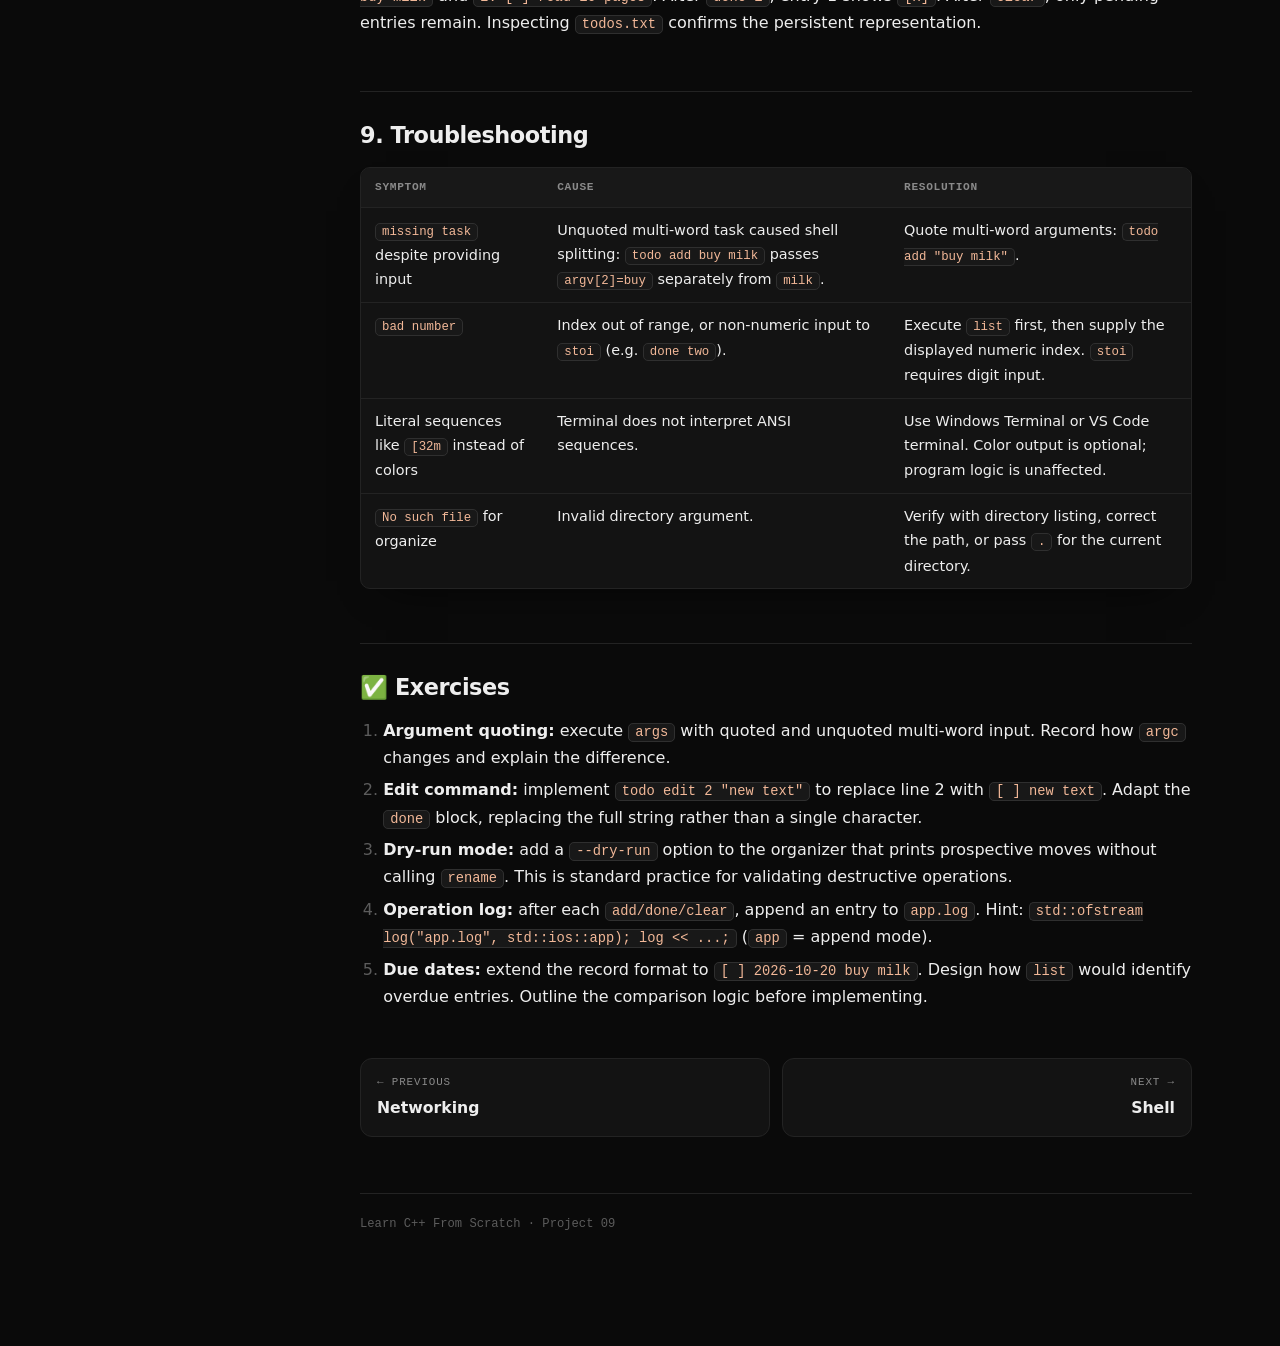
<file: 09-projects-terminal.html>
<!doctype html>
<html lang="en"><head><meta charset="utf-8"><meta name="viewport" content="width=device-width,initial-scale=1">
<title>09 · Terminal App Project — Learn C++</title><link rel="icon" href="favicon.svg" type="image/svg+xml">
<meta name="theme-color" content="#0a0a0a">
<script>try{document.documentElement.setAttribute('data-theme',localStorage.getItem('cpp-theme')==='light'?'light':'dark')}catch(e){}</script>
<link rel="stylesheet" href="style.css"></head>
<body><div class="progress" id="progress" aria-hidden="true"></div>
<header class="topbar">
<button class="menu-btn" type="button" aria-label="Show lessons" aria-expanded="false" aria-controls="sidebar" data-menu-btn><svg viewBox="0 0 16 16" fill="none" stroke="currentColor" stroke-width="1.6" stroke-linecap="round" aria-hidden="true"><path d="M2.5 4.5h11M2.5 8h11M2.5 11.5h11"/></svg></button>
<a class="brand" href="index.html"><span class="brand-mark"><svg viewBox="0 0 24 24" fill="none" stroke="currentColor" stroke-width="2.4" stroke-linecap="round" stroke-linejoin="round" aria-hidden="true"><path d="M5.5 7.5l4.5 4.5-4.5 4.5"/><path d="M12.5 16.5h6"/></svg></span><span class="brand-name">Learn C++</span><span class="brand-sub">from scratch</span></a>
<nav class="navlinks">
<a href="index.html">Home</a>
<a href="01-setup.html">Start Here</a>
<a class="nav-opt" href="05-stl.html">STL</a>
<a class="nav-opt" href="10-projects-shell.html">Projects</a>
<button class="iconbtn" type="button" data-theme-btn aria-label="Switch light and dark theme" title="Switch light and dark theme"><svg class="i-sun" viewBox="0 0 16 16" fill="none" stroke="currentColor" stroke-width="1.5" stroke-linecap="round" aria-hidden="true"><circle cx="8" cy="8" r="3"/><path d="M8 1.6v1.6M8 12.8v1.6M1.6 8h1.6M12.8 8h1.6M3.5 3.5l1.1 1.1M11.4 11.4l1.1 1.1M3.5 12.5l1.1-1.1M11.4 4.6l1.1-1.1"/></svg><svg class="i-moon" viewBox="0 0 16 16" fill="none" stroke="currentColor" stroke-width="1.5" stroke-linejoin="round" aria-hidden="true"><path d="M13.4 9.7A5.6 5.6 0 0 1 6.3 2.6a5.6 5.6 0 1 0 7.1 7.1z"/></svg></button>
</nav>
</header>
<div class="layout"><aside class="sidebar" id="sidebar" aria-label="Lessons">
<div class="side-title">Explorer</div>
<div class="side-root">learn-cpp-from-scratch</div>
<div class="search"><svg viewBox="0 0 16 16" width="14" height="14" fill="none" stroke="currentColor" stroke-width="1.6" stroke-linecap="round" aria-hidden="true"><circle cx="7" cy="7" r="4.6"/><path d="M10.5 10.5L14 14"/></svg><input id="search" type="text" placeholder="Filter lessons" autocomplete="off" spellcheck="false" aria-label="Filter lessons"><kbd>/</kbd></div>
<div class="tree">
<div class="tree-group">
<button class="tree-head" type="button" aria-expanded="true">Phase 0 — Start</button>
<div class="tree-items">
<a class="tree-item" href="index.html"><span class="ti-icon home"></span><span class="ti-num"></span><span class="ti-title">Home &amp; Roadmap</span></a>
<a class="tree-item" href="01-setup.html"><span class="ti-icon"></span><span class="ti-num">01</span><span class="ti-title">Setup, Compiler &amp; Hello World</span></a>
</div>
</div>
<div class="tree-group">
<button class="tree-head" type="button" aria-expanded="true">Phase 1 — Foundations</button>
<div class="tree-items">
<a class="tree-item" href="02-basics.html"><span class="ti-icon"></span><span class="ti-num">02</span><span class="ti-title">Basics: Variables, I/O, Loops, Functions</span></a>
<a class="tree-item" href="03-oop.html"><span class="ti-icon"></span><span class="ti-num">03</span><span class="ti-title">OOP: Classes, Inheritance, Polymorphism</span></a>
<a class="tree-item" href="04-memory.html"><span class="ti-icon"></span><span class="ti-num">04</span><span class="ti-title">Memory, Pointers &amp; Smart Pointers</span></a>
</div>
</div>
<div class="tree-group">
<button class="tree-head" type="button" aria-expanded="true">Phase 2 — Professional C++</button>
<div class="tree-items">
<a class="tree-item" href="05-stl.html"><span class="ti-icon"></span><span class="ti-num">05</span><span class="ti-title">STL, Vectors, Maps &amp; Algorithms</span></a>
<a class="tree-item" href="06-dsa.html"><span class="ti-icon"></span><span class="ti-num">06</span><span class="ti-title">DSA for C++ Devs</span></a>
<a class="tree-item" href="07-advanced.html"><span class="ti-icon"></span><span class="ti-num">07</span><span class="ti-title">Advanced: Templates, Threads, System Calls</span></a>
<a class="tree-item" href="08-networking.html"><span class="ti-icon"></span><span class="ti-num">08</span><span class="ti-title">Network Programming &amp; Sockets</span></a>
</div>
</div>
<div class="tree-group">
<button class="tree-head" type="button" aria-expanded="true">Phase 3 — Build Real Projects</button>
<div class="tree-items">
<a class="tree-item" href="09-projects-terminal.html"><span class="ti-icon"></span><span class="ti-num">09</span><span class="ti-title">Project: Terminal App</span></a>
<a class="tree-item" href="10-projects-shell.html"><span class="ti-icon"></span><span class="ti-num">10</span><span class="ti-title">Project: Build Your Own Shell</span></a>
<a class="tree-item" href="11-projects-audio.html"><span class="ti-icon"></span><span class="ti-num">11</span><span class="ti-title">Project: Audio Player</span></a>
<a class="tree-item" href="12-projects-opengl.html"><span class="ti-icon"></span><span class="ti-num">12</span><span class="ti-title">Project: OpenGL / SFML Game</span></a>
<a class="tree-item" href="13-projects-ai.html"><span class="ti-icon"></span><span class="ti-num">13</span><span class="ti-title">Project: AI Inference Engine</span></a>
</div>
</div>
</div>
</aside><main class="content">
<span class="badge">Project 09 · CLI + filesystem · ~60 min</span>
<h1>Build a terminal app: Todo manager + file organizer</h1>
<p><strong>Goal:</strong> build two functional command-line tools: a <strong>todo manager</strong> controlled via arguments (for example <code>todo add "buy milk"</code>) and a <strong>file organizer</strong> that classifies files by extension. This project introduces command-line argument handling, ANSI output formatting, and <code>std::filesystem</code>.</p>

<div class="toc"><strong>On this page</strong><ol><li>What is a CLI / terminal app</li><li>Command-line arguments: argc and argv</li><li>ANSI color output</li><li>Filesystem organization with std::filesystem</li><li>Todo app: design</li><li>Todo app: implementation walkthrough</li><li>Organizer app: implementation walkthrough</li><li>Compiling and running (Windows / macOS / Linux)</li><li>Troubleshooting</li><li>Exercises</li></ol></div>

<div class="callout"><strong>Overview:</strong> A <strong>terminal application</strong> receives input as command-line arguments and produces text output on standard output. Command-line arguments are passed via <code>argc</code>/<code>argv</code>. The <strong>filesystem organizer</strong> iterates a directory, inspects each file extension, and moves files into categorized subdirectories using <code>std::filesystem</code> operations.</div>

<h2>1. CLI and terminal fundamentals</h2>
<ul>
<li><strong>Terminal</strong> — a text-based interface for executing programs. On Windows this is <strong>PowerShell</strong> or <strong>CMD</strong>; on macOS and Linux it is <strong>Terminal</strong>.</li>
<li><strong>CLI (Command Line Interface)</strong> — a program operated through typed commands rather than graphical controls. Example: <code>todo list</code>. Contrast with <strong>GUI (Graphical User Interface)</strong>, which uses windows and pointer input.</li>
<li><strong>Command</strong> — the primary operation specifier. In <code>todo list</code>, <code>list</code> is the command.</li>
<li><strong>Argument</strong> — additional input data. In <code>todo add "buy milk"</code>, <code>add</code> is the command and <code>"buy milk"</code> is an argument. Quotation marks group multiple words into a single argument.</li>
<li><strong>Rationale for CLI development:</strong> CLI programs require no graphical framework, allowing focus on input parsing, data management, and file I/O. Standard developer tools (<code>git</code>, <code>g++</code>, <code>npm</code>) operate as CLIs.</li>
</ul>
<div class="explain"><strong>Summary:</strong> The terminal executes programs. A CLI program accepts a command and arguments, performs processing, and writes results to standard output.</div>

<h2>2. Command-line arguments: argc and argv</h2>
<p>When executing <code>todo add "buy milk"</code>, the <strong>operating system</strong> tokenizes the command line and passes the result to the program. Command-line arguments are passed via <code>argc</code>/<code>argv</code>.</p>
<ul>
<li><strong><code>int argc</code></strong> — argument count. For <code>todo add "buy milk"</code>, <code>argc</code> is 3. For <code>todo list</code>, <code>argc</code> is 2. For <code>todo</code> alone, <code>argc</code> is 1.</li>
<li><strong><code>char* argv[]</code></strong> — argument vector, an array of C-style strings. <code>argv[0]</code> is the program name. <code>argv[1]</code> is the first user-supplied argument.</li>
<li><strong><code>argv[0]</code>:</strong> contains the invoked program path. Application logic typically begins processing at <code>argv[1]</code>.</li>
</ul>
<p><strong>Experiment: inspect argument passing.</strong> Create <code>args.cpp</code>:</p>
<pre><code>// args.cpp -- print argc/argv
#include &lt;iostream&gt;
#include &lt;string&gt;
int main(int argc, char* argv[]) {
    std::cout &lt;&lt; "argc = " &lt;&lt; argc &lt;&lt; "\n";
    for (int i = 0; i &lt; argc; i++) {
        std::cout &lt;&lt; "argv[" &lt;&lt; i &lt;&lt; "] = " &lt;&lt; argv[i] &lt;&lt; "\n";
    }
    return 0;
}</code></pre>
<div class="explain"><strong>Line by line:</strong><br>
<code>#include &lt;iostream&gt;</code> — provides standard input/output facilities.<br>
<code>#include &lt;string&gt;</code> — provides <code>std::string</code>.<br>
<code>int main(int argc, char* argv[])</code> — program entry point requesting command-line arguments from the OS.<br>
<code>std::cout &lt;&lt; "argc = " &lt;&lt; argc ...</code> — writes the argument count to standard output. <code>std::cout</code> is the standard output stream; <code>&lt;&lt;</code> is the insertion operator.<br>
<code>for (int i = 0; i &lt; argc; i++)</code> — iterates indices <code>0</code> through <code>argc-1</code>.<br>
<code>std::cout &lt;&lt; "argv[" &lt;&lt; i ... &lt;&lt; argv[i]</code> — prints each argument value.<br>
<code>return 0;</code> — returns exit status 0 (success) to the OS.</div>
<pre><code>g++ -std=c++17 args.cpp -o args
./args hello world "one more"
# Windows instead: .\args.exe hello world "one more"</code></pre>
<div class="explain"><strong>Expected output:</strong> <code>argc = 4</code>, <code>argv[0] = ./args</code>, <code>argv[1] = hello</code>, <code>argv[2] = world</code>, <code>argv[3] = one more</code>. Quotation marks cause the shell to pass <code>one more</code> as a single argument. Omitting quotes splits it into two arguments, a common source of errors in <code>todo add</code>.</div>

<h2>3. ANSI color output</h2>
<p>Terminal color is controlled by <strong>ANSI escape sequences</strong> — non-printing character sequences interpreted as formatting instructions.</p>
<ul>
<li><strong>ANSI (American National Standards Institute)</strong> — defines the standard escape sequences recognized across terminal implementations.</li>
<li><strong>Escape character <code>\033</code></strong> — the ESC byte (octal 033, hex <code>\x1b</code>). It introduces an escape sequence, indicating that subsequent characters specify formatting rather than printable text.</li>
<li><strong>Examples:</strong> <code>"\033[32m"</code> selects green foreground. <code>"\033[31m"</code> selects red. <code>"\033[1m"</code> selects bold. <code>"\033[0m"</code> resets attributes to defaults. The reset sequence must be emitted after colored output.</li>
<li><strong>Windows note:</strong> Windows Terminal supports ANSI sequences by default. Legacy <code>cmd.exe</code> does not. If escape sequences render as literal characters such as <code>←[32m</code>, use Windows Terminal or the VS Code integrated terminal.</li>
</ul>
<pre><code>// color.cpp -- demonstrate ANSI output
#include &lt;iostream&gt;
#include &lt;string&gt;
const std::string GREEN = "\033[32m";
const std::string RED = "\033[31m";
const std::string BOLD = "\033[1m";
const std::string RESET = "\033[0m";
int main() {
    std::cout &lt;&lt; GREEN &lt;&lt; "This is green" &lt;&lt; RESET &lt;&lt; "\n";
    std::cout &lt;&lt; RED &lt;&lt; "This is red" &lt;&lt; RESET &lt;&lt; "\n";
    std::cout &lt;&lt; BOLD &lt;&lt; "This is bold" &lt;&lt; RESET &lt;&lt; "\n";
    return 0;
}</code></pre>
<div class="explain"><strong>Line by line:</strong> The four <code>const std::string</code> declarations define named ANSI sequences (<code>const</code> indicates immutable). Each <code>std::cout</code> statement emits an enable sequence, text, the <code>RESET</code> sequence, and a newline (<code>\n</code>). Omitting <code>RESET</code> leaves subsequent terminal output formatted.</div>

<h2>4. Filesystem organization with std::filesystem</h2>
<p>The organizer classifies files by extension and relocates them into corresponding subdirectories. <strong>Filesystem</strong> refers to the OS abstraction for files and directories. <strong><code>std::filesystem</code></strong> (C++17) provides portable directory iteration, path manipulation, and file relocation.</p>
<ul>
<li><strong>File</strong> — a named data object (e.g. <code>photo.jpg</code>). <strong>Directory</strong> — a container for files (e.g. <code>Images/</code>). <strong>Path</strong> — a filesystem address (e.g. <code>./Downloads/photo.jpg</code>).</li>
<li><strong>Extension</strong> — the suffix following the final dot (<code>.jpg</code>, <code>.pdf</code>), indicating content type. <code>path::extension()</code> retrieves it.</li>
<li><strong><code>directory_iterator</code></strong> — iterates entries within a single directory.</li>
<li><strong><code>create_directories</code></strong> — creates a directory hierarchy if absent; no operation if it exists.</li>
<li><strong><code>rename</code></strong> — relocates a file when source and destination reside on the same volume.</li>
</ul>

<h2>5. Design specification</h2>
<p>Define behavior before implementation:</p>
<pre><code>todo add "buy milk"     -&gt; append "[ ] buy milk" to todos.txt
todo list               -&gt; display numbered list with color formatting
todo done 2             -&gt; change "[ ]" to "[x]" on line 2
todo clear              -&gt; remove all lines marked [x]
organize ./Downloads    -&gt; categorize files by extension into Images/Docs/...</code></pre>
<div class="explain"><strong>Specification notes:</strong> <code>-&gt;</code> denotes the resulting operation. <code>todos.txt</code> is a flat-file store with one task per line (<code>[ ]</code> = pending, <code>[x]</code> = completed). The organizer accepts a directory path argument.</div>

<h2>6. Todo application — full implementation</h2>
<pre><code>// todo.cpp -- g++ -std=c++17 todo.cpp -o todo
#include &lt;iostream&gt;
#include &lt;fstream&gt;
#include &lt;vector&gt;
#include &lt;string&gt;
const std::string GREEN = "\033[32m";
const std::string RED = "\033[31m";
const std::string RESET = "\033[0m";
const std::string BOLD = "\033[1m";
const char* DB = "todos.txt";

std::vector&lt;std::string&gt; load() {
    std::vector&lt;std::string&gt; v;
    std::string line;
    std::ifstream in(DB);
    while (std::getline(in, line)) {
        if (!line.empty()) v.push_back(line);
    }
    return v;
}
void save(const std::vector&lt;std::string&gt;&amp; v) {
    std::ofstream out(DB, std::ios::trunc);
    for (auto&amp; l : v) out &lt;&lt; l &lt;&lt; "\n";
}
int main(int argc, char* argv[]) {
    if (argc &lt; 2) {
        std::cout &lt;&lt; "Usage: todo add \"task\" | list | done N | clear\n";
        return 1;
    }
    std::string cmd = argv[1];
    auto v = load();
    if (cmd == "add") {
        if (argc &lt; 3) {
            std::cout &lt;&lt; RED &lt;&lt; "missing task\n" &lt;&lt; RESET;
            return 1;
        }
        v.push_back("[ ] " + std::string(argv[2]));
        save(v);
        std::cout &lt;&lt; GREEN &lt;&lt; "Added!\n" &lt;&lt; RESET;
    } else if (cmd == "list") {
        if (v.empty()) std::cout &lt;&lt; "No todos. Add one!\n";
        for (size_t i = 0; i &lt; v.size(); i++) {
            std::cout &lt;&lt; BOLD &lt;&lt; (i + 1) &lt;&lt; ". " &lt;&lt; RESET &lt;&lt; v[i] &lt;&lt; "\n";
        }
    } else if (cmd == "done") {
        int n = std::stoi(argv[2]);
        if (n &lt; 1 || n &gt; (int)v.size()) {
            std::cout &lt;&lt; RED &lt;&lt; "bad number\n" &lt;&lt; RESET;
            return 1;
        }
        if (v[n - 1][1] == ' ') v[n - 1][1] = 'x';
        save(v);
        std::cout &lt;&lt; GREEN &lt;&lt; "Done!\n" &lt;&lt; RESET;
    } else if (cmd == "clear") {
        std::vector&lt;std::string&gt; keep;
        for (auto&amp; l : v) {
            if (l.size() &lt; 2 || l[1] == ' ') keep.push_back(l);
        }
        save(keep);
        std::cout &lt;&lt; "Cleared completed.\n";
    } else {
        std::cout &lt;&lt; RED &lt;&lt; "unknown command\n" &lt;&lt; RESET;
    }
    return 0;
}</code></pre>
<div class="explain"><strong>Part A — headers and constants:</strong><br>
<code>#include &lt;iostream&gt;</code> — standard output. <code>#include &lt;fstream&gt;</code> — file streams for persistent storage. <code>#include &lt;vector&gt;</code> — dynamic array container. <code>#include &lt;string&gt;</code> — text string type.<br>
Color constants define ANSI enable/reset sequences.<br>
<code>const char* DB = "todos.txt";</code> — path of the persistent task store, located adjacent to the executable.</div>
<div class="explain"><strong>Part B — load(): read persistent state into memory:</strong><br>
<code>std::vector&lt;std::string&gt; load()</code> returns the stored lines.<br>
<code>std::ifstream in(DB);</code> opens the file for input. If the file does not exist, the resulting vector is empty.<br>
<code>while (std::getline(in, line))</code> reads one line per iteration.<br>
<code>if (!line.empty()) v.push_back(line);</code> discards empty lines and appends valid entries.<br>
<code>return v;</code> returns the populated vector.</div>
<div class="explain"><strong>Part C — save(): write memory state to disk:</strong><br>
<code>void save(const std::vector&lt;std::string&gt;&amp; v)</code> returns nothing. The parameter is a const reference: no copy, read-only access.<br>
<code>std::ofstream out(DB, std::ios::trunc);</code> opens the file for output with <code>trunc</code> (truncate existing content).<br>
<code>for (auto&amp; l : v) out &lt;&lt; l &lt;&lt; "\n";</code> writes each entry followed by a newline.</div>
<div class="explain"><strong>Part D — main(): dispatch on argv:</strong><br>
<code>if (argc &lt; 2)</code> detects invocation without a command, prints usage, and returns 1 (error status).<br>
<code>std::string cmd = argv[1];</code> copies the command into a <code>std::string</code> for comparison.<br>
<code>auto v = load();</code> loads stored tasks; all commands operate on <code>v</code> and persist via <code>save</code>.<br>
<code>add</code>: validates <code>argc &lt; 3</code>, appends <code>"[ ] " + task</code>, saves, and confirms.<br>
<code>list</code>: reports empty state or iterates with index <code>i</code>, printing 1-based numbering (<code>i+1</code>).<br>
<code>done</code>: <code>std::stoi(argv[2])</code> converts the numeric argument to <code>int</code>. Validates range, then modifies character index 1 from <code>' '</code> to <code>'x'</code> (transition from <code>[ ]</code> to <code>[x]</code>).<br>
<code>clear</code>: constructs vector <code>keep</code> containing only pending entries and saves it, removing completed tasks.<br>
The trailing <code>else</code> handles unrecognized commands such as <code>todo lst</code>.</div>
<div class="callout ok"><strong>Architectural pattern:</strong> load state into memory, mutate the in-memory representation, then persist. This load-modify-save sequence applies to most file-based utilities.</div>

<h2>7. File organizer — full implementation</h2>
<pre><code>// organize.cpp -- g++ -std=c++17 organize.cpp -o organize
#include &lt;filesystem&gt;
#include &lt;iostream&gt;
#include &lt;map&gt;
#include &lt;string&gt;
namespace fs = std::filesystem;
int main(int argc, char* argv[]) {
    fs::path dir = (argc &gt; 1) ? argv[1] : ".";
    std::map&lt;std::string, std::string&gt; m = {
        {".jpg", "Images"}, {".png", "Images"},
        {".pdf", "Docs"}, {".txt", "Docs"},
        {".mp3", "Audio"}, {".wav", "Audio"},
        {".zip", "Archives"}, {".cpp", "Code"}
    };
    for (auto&amp; e : fs::directory_iterator(dir)) {
        if (!e.is_regular_file()) continue;
        std::string ext = e.path().extension().string();
        auto it = m.find(ext);
        if (it == m.end()) continue;
        fs::path dest = dir / it-&gt;second;
        fs::create_directories(dest);
        fs::rename(e.path(), dest / e.path().filename());
        std::cout &lt;&lt; "moved " &lt;&lt; e.path().filename()
                  &lt;&lt; " -&gt; " &lt;&lt; it-&gt;second &lt;&lt; "\n";
    }
    return 0;
}</code></pre>
<div class="explain"><strong>Line by line:</strong><br>
<code>#include &lt;filesystem&gt;</code> — directory and path facilities (C++17). <code>#include &lt;map&gt;</code> — associative container mapping extension to directory name.<br>
<code>namespace fs = std::filesystem;</code> — namespace alias for concise qualification.<br>
<code>fs::path dir = (argc &gt; 1) ? argv[1] : ".";</code> — target directory defaults to <code>"."</code> (current working directory). The conditional operator implements the default.<br>
<code>std::map ... m = {...}</code> — classification table mapping extensions to destination names.<br>
<code>for (auto&amp; e : fs::directory_iterator(dir))</code> — iterates each entry in the target directory.<br>
<code>if (!e.is_regular_file()) continue;</code> — restricts processing to regular files, skipping directories. <code>continue</code> advances to the next entry.<br>
<code>std::string ext = e.path().extension().string();</code> — extracts the extension (e.g. <code>.jpg</code>). Matching is case-sensitive.<br>
<code>auto it = m.find(ext); if (it == m.end()) continue;</code> — looks up the extension; skips unlisted types (<code>end()</code> indicates absence).<br>
<code>fs::path dest = dir / it-&gt;second;</code> — constructs the destination path. <code>operator/</code> appends a path component.<br>
<code>fs::create_directories(dest);</code> — ensures the destination directory exists.<br>
<code>fs::rename(e.path(), dest / e.path().filename());</code> — relocates the file, preserving the filename.<br>
The final output statement reports each relocation.</div>
<div class="callout"><strong>Verification practice:</strong> test on a copy first. Create directory <code>testmess</code> with sample files (<code>a.jpg</code>, <code>b.pdf</code>, <code>c.txt</code>) and execute <code>organize ./testmess</code>. Validate behavior before operating on production directories.</div>

<h2>8. Compiling and running</h2>
<pre><code># Step 1: navigate to the project directory
# Windows PowerShell:
cd $HOME\Documents\CppCourse
# Mac / Linux:
cd ~/Documents/CppCourse

# Step 2: compile (identical across platforms)
g++ -std=c++17 todo.cpp -o todo
g++ -std=c++17 organize.cpp -o organize

# Step 3: exercise the todo application
./todo list
./todo add "buy milk"
./todo add "read 10 pages"
./todo list
./todo done 1
./todo list
./todo clear
# Windows: replace ./todo with .\todo.exe (same for organize)</code></pre>
<div class="explain"><strong>Compiler invocation:</strong> <code>g++</code> invokes the C++ compiler. <code>-std=c++17</code> selects the C++17 standard (required for <code>std::filesystem</code>). <code>todo.cpp</code> specifies the translation unit. <code>-o todo</code> sets the output executable name. Execution consists of invoking the resulting binary. A <code>'g++' is not recognized</code> diagnostic indicates the compiler is not on PATH; open a new terminal and verify installation per Lesson 01.</div>
<p><strong>Expected session:</strong> initial <code>list</code> reports no tasks. After two <code>add</code> operations, <code>list</code> displays <code>1. [ ] buy milk</code> and <code>2. [ ] read 10 pages</code>. After <code>done 1</code>, entry 1 shows <code>[x]</code>. After <code>clear</code>, only pending entries remain. Inspecting <code>todos.txt</code> confirms the persistent representation.</p>

<h2>9. Troubleshooting</h2>
<table><tr><th>Symptom</th><th>Cause</th><th>Resolution</th></tr>
<tr><td><code>missing task</code> despite providing input</td><td>Unquoted multi-word task caused shell splitting: <code>todo add buy milk</code> passes <code>argv[2]=buy</code> separately from <code>milk</code>.</td><td>Quote multi-word arguments: <code>todo add "buy milk"</code>.</td></tr>
<tr><td><code>bad number</code></td><td>Index out of range, or non-numeric input to <code>stoi</code> (e.g. <code>done two</code>).</td><td>Execute <code>list</code> first, then supply the displayed numeric index. <code>stoi</code> requires digit input.</td></tr>
<tr><td>Literal sequences like <code>[32m</code> instead of colors</td><td>Terminal does not interpret ANSI sequences.</td><td>Use Windows Terminal or VS Code terminal. Color output is optional; program logic is unaffected.</td></tr>
<tr><td><code>No such file</code> for organize</td><td>Invalid directory argument.</td><td>Verify with directory listing, correct the path, or pass <code>.</code> for the current directory.</td></tr>
</table>

<h2>✅ Exercises</h2>
<ol>
<li><strong>Argument quoting:</strong> execute <code>args</code> with quoted and unquoted multi-word input. Record how <code>argc</code> changes and explain the difference.</li>
<li><strong>Edit command:</strong> implement <code>todo edit 2 "new text"</code> to replace line 2 with <code>[ ] new text</code>. Adapt the <code>done</code> block, replacing the full string rather than a single character.</li>
<li><strong>Dry-run mode:</strong> add a <code>--dry-run</code> option to the organizer that prints prospective moves without calling <code>rename</code>. This is standard practice for validating destructive operations.</li>
<li><strong>Operation log:</strong> after each <code>add/done/clear</code>, append an entry to <code>app.log</code>. Hint: <code>std::ofstream log("app.log", std::ios::app); log &lt;&lt; ...;</code> (<code>app</code> = append mode).</li>
<li><strong>Due dates:</strong> extend the record format to <code>[ ] 2026-10-20 buy milk</code>. Design how <code>list</code> would identify overdue entries. Outline the comparison logic before implementing.</li>
</ol>

<div class="pager"><a class="btn ghost" href="08-networking.html">← Networking</a><a class="btn" href="10-projects-shell.html">Next: Shell →</a></div>
<footer>Learn C++ From Scratch · Project 09</footer>
</main></div><script src="script.js"></script></body></html>
</file>
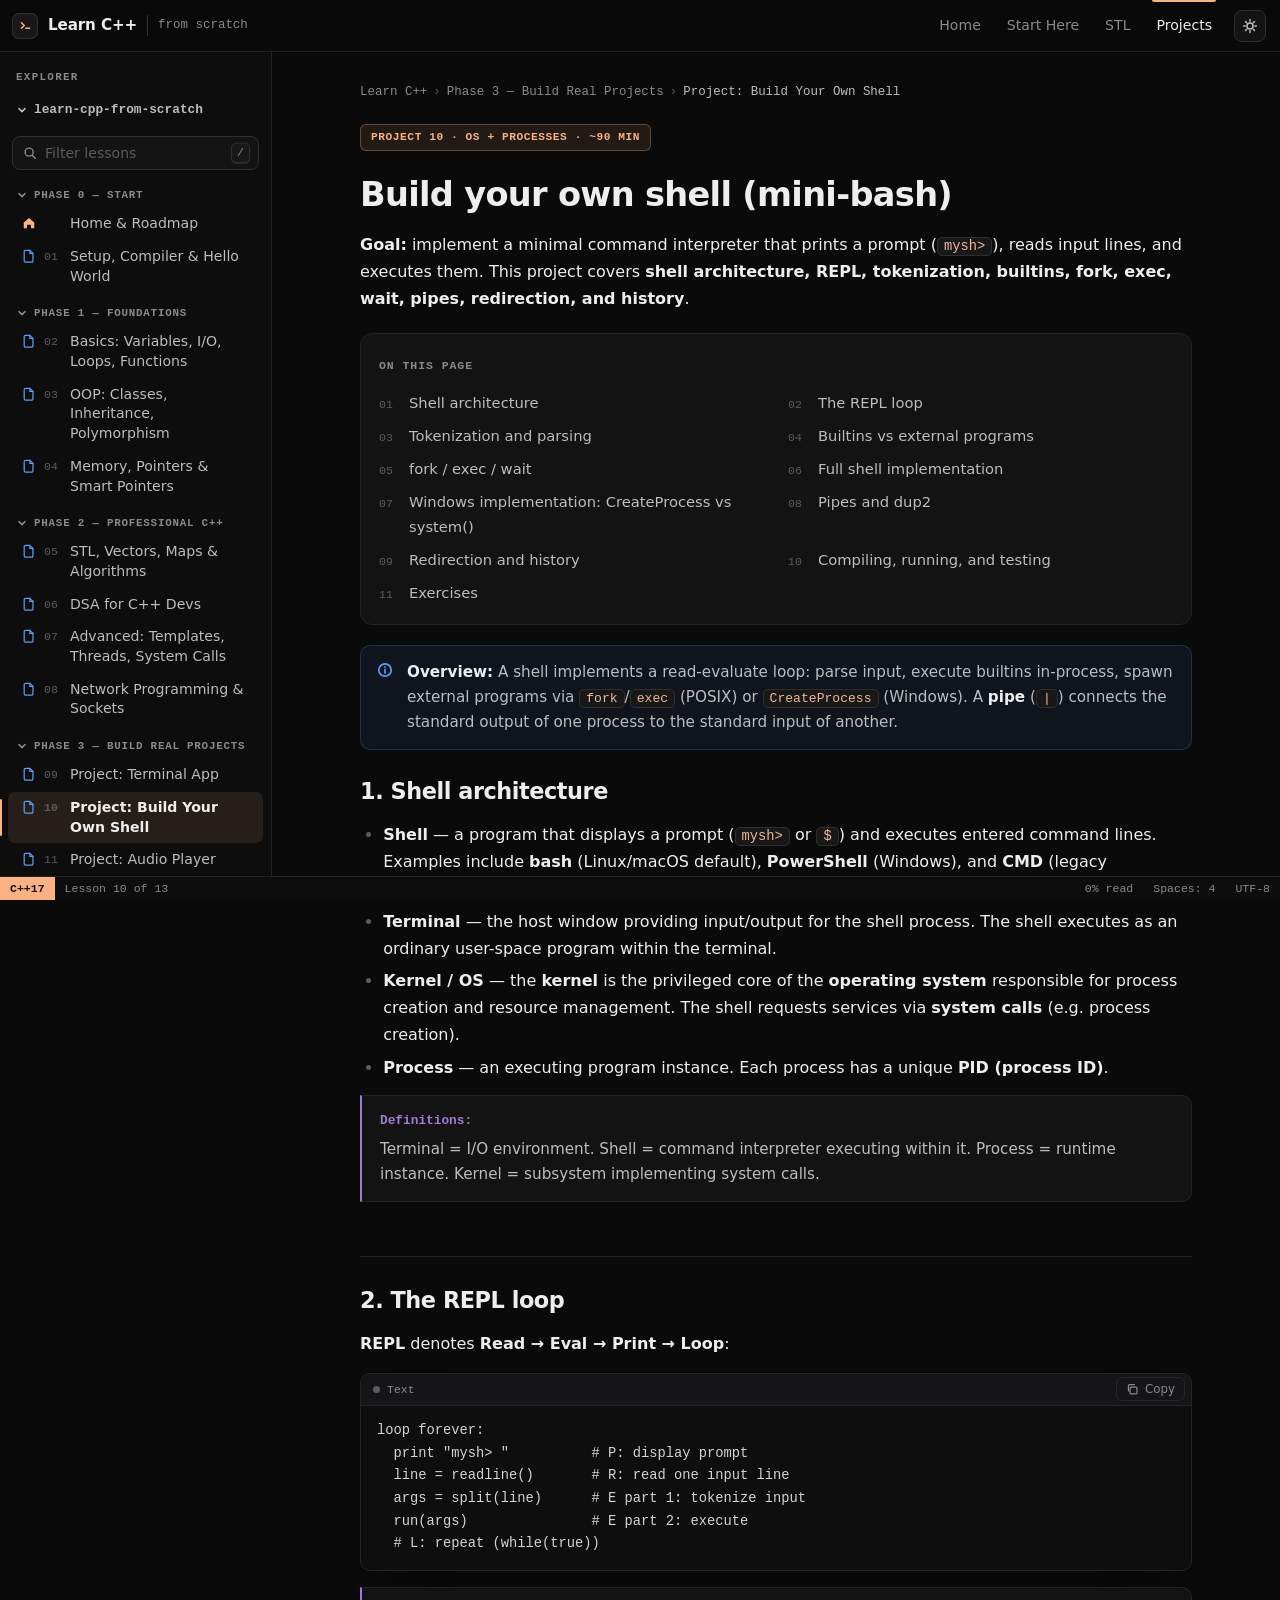
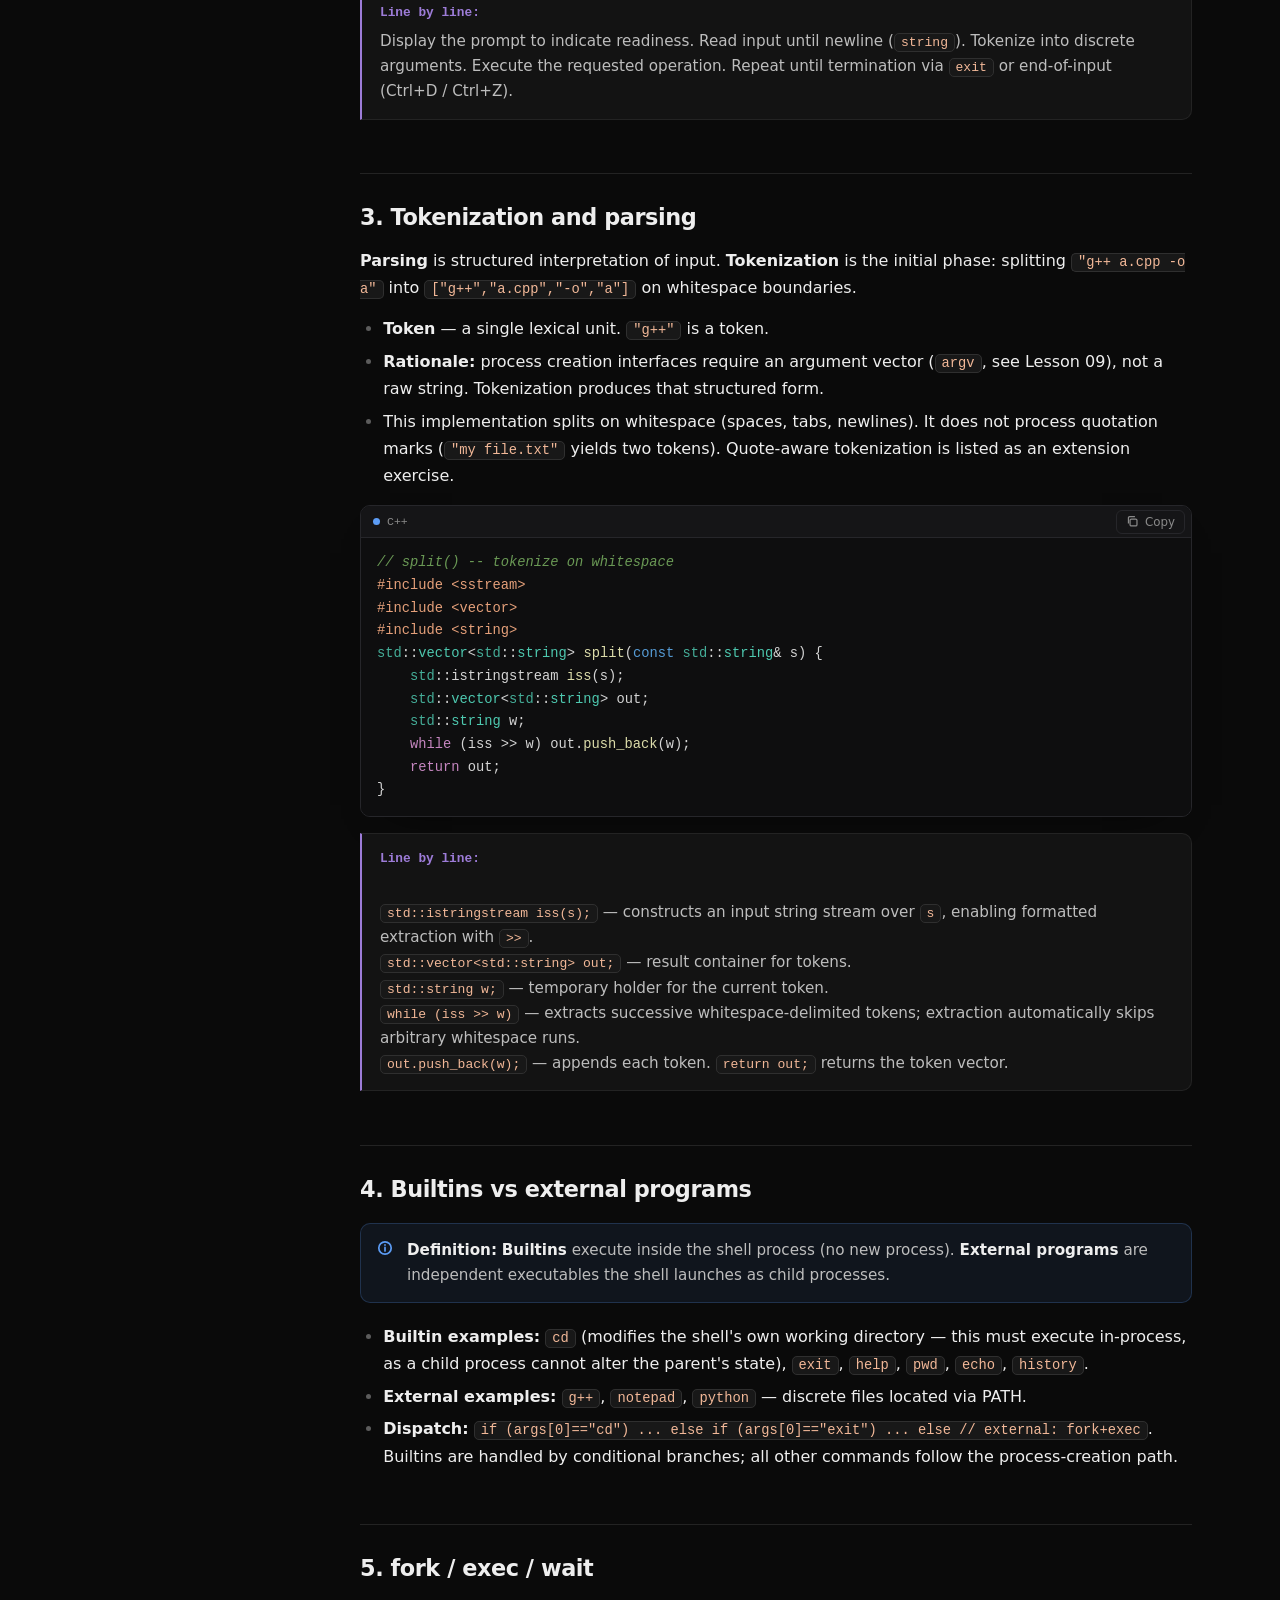
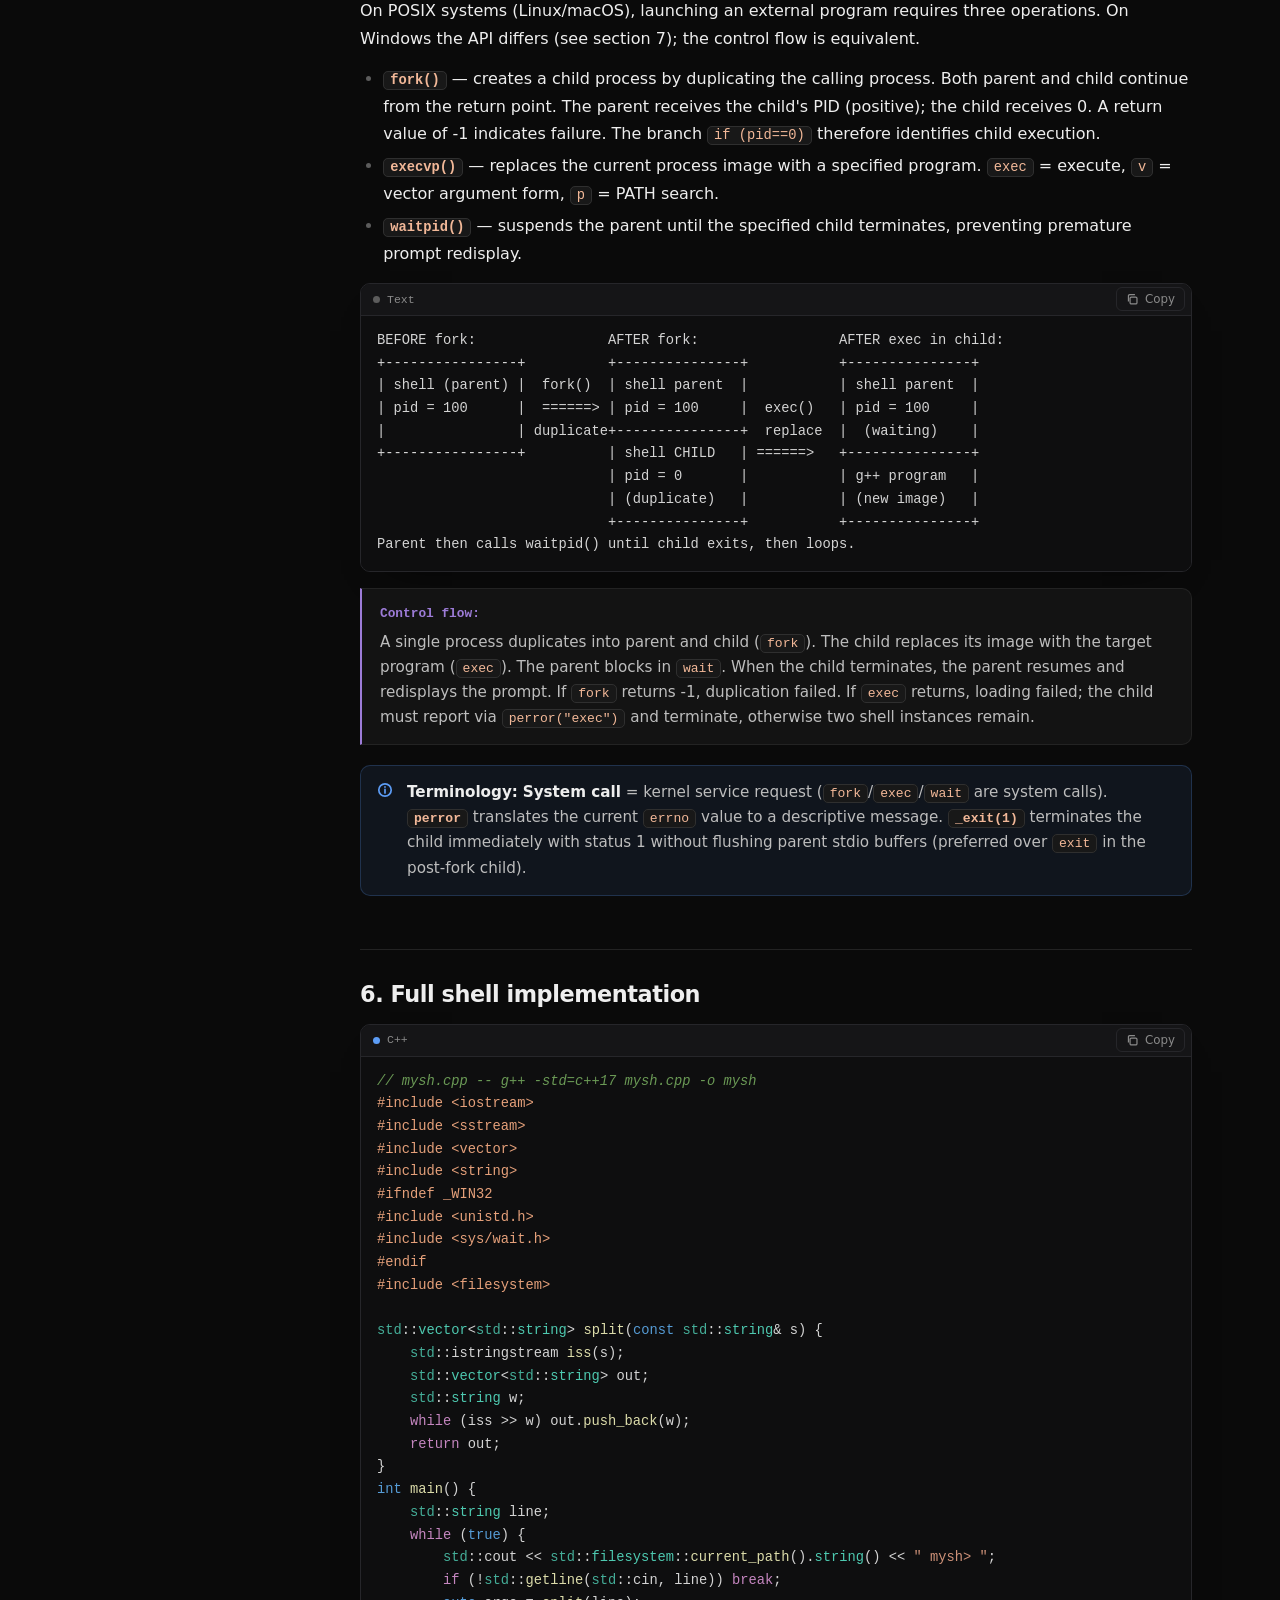
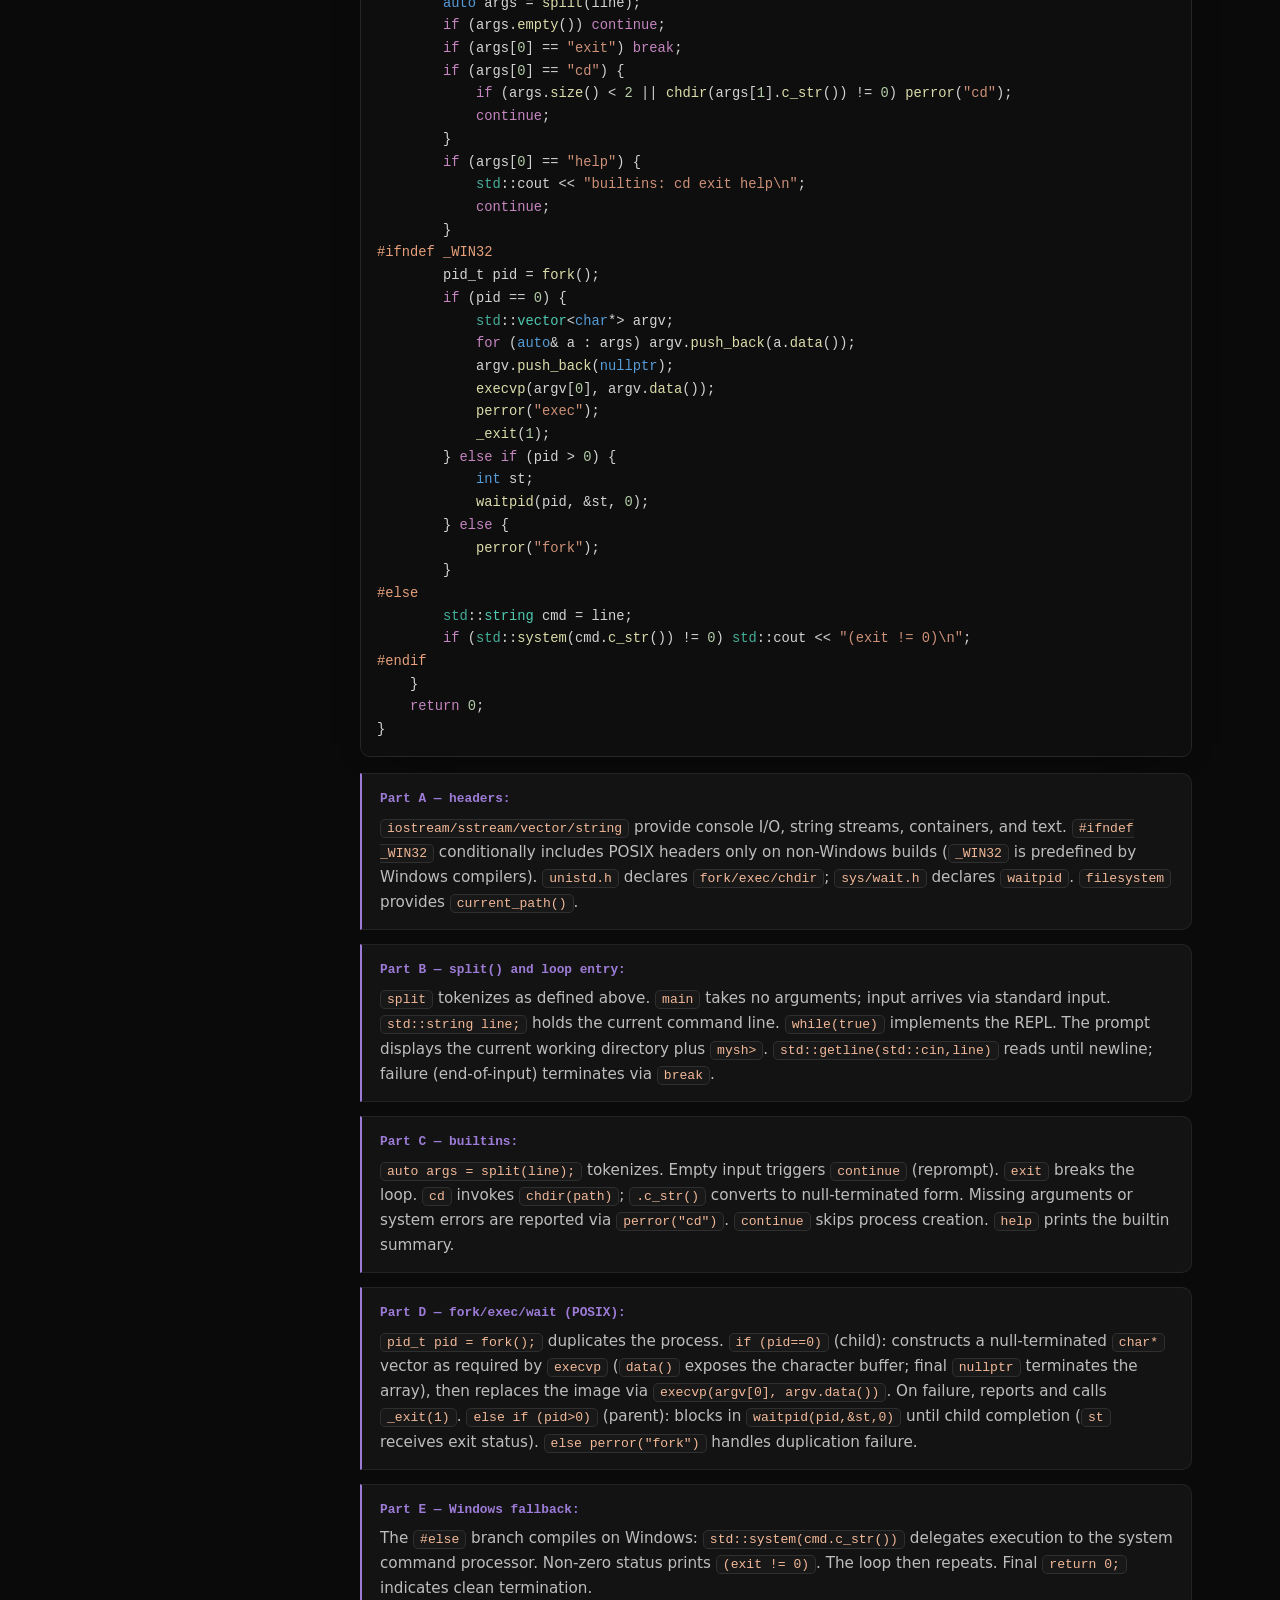
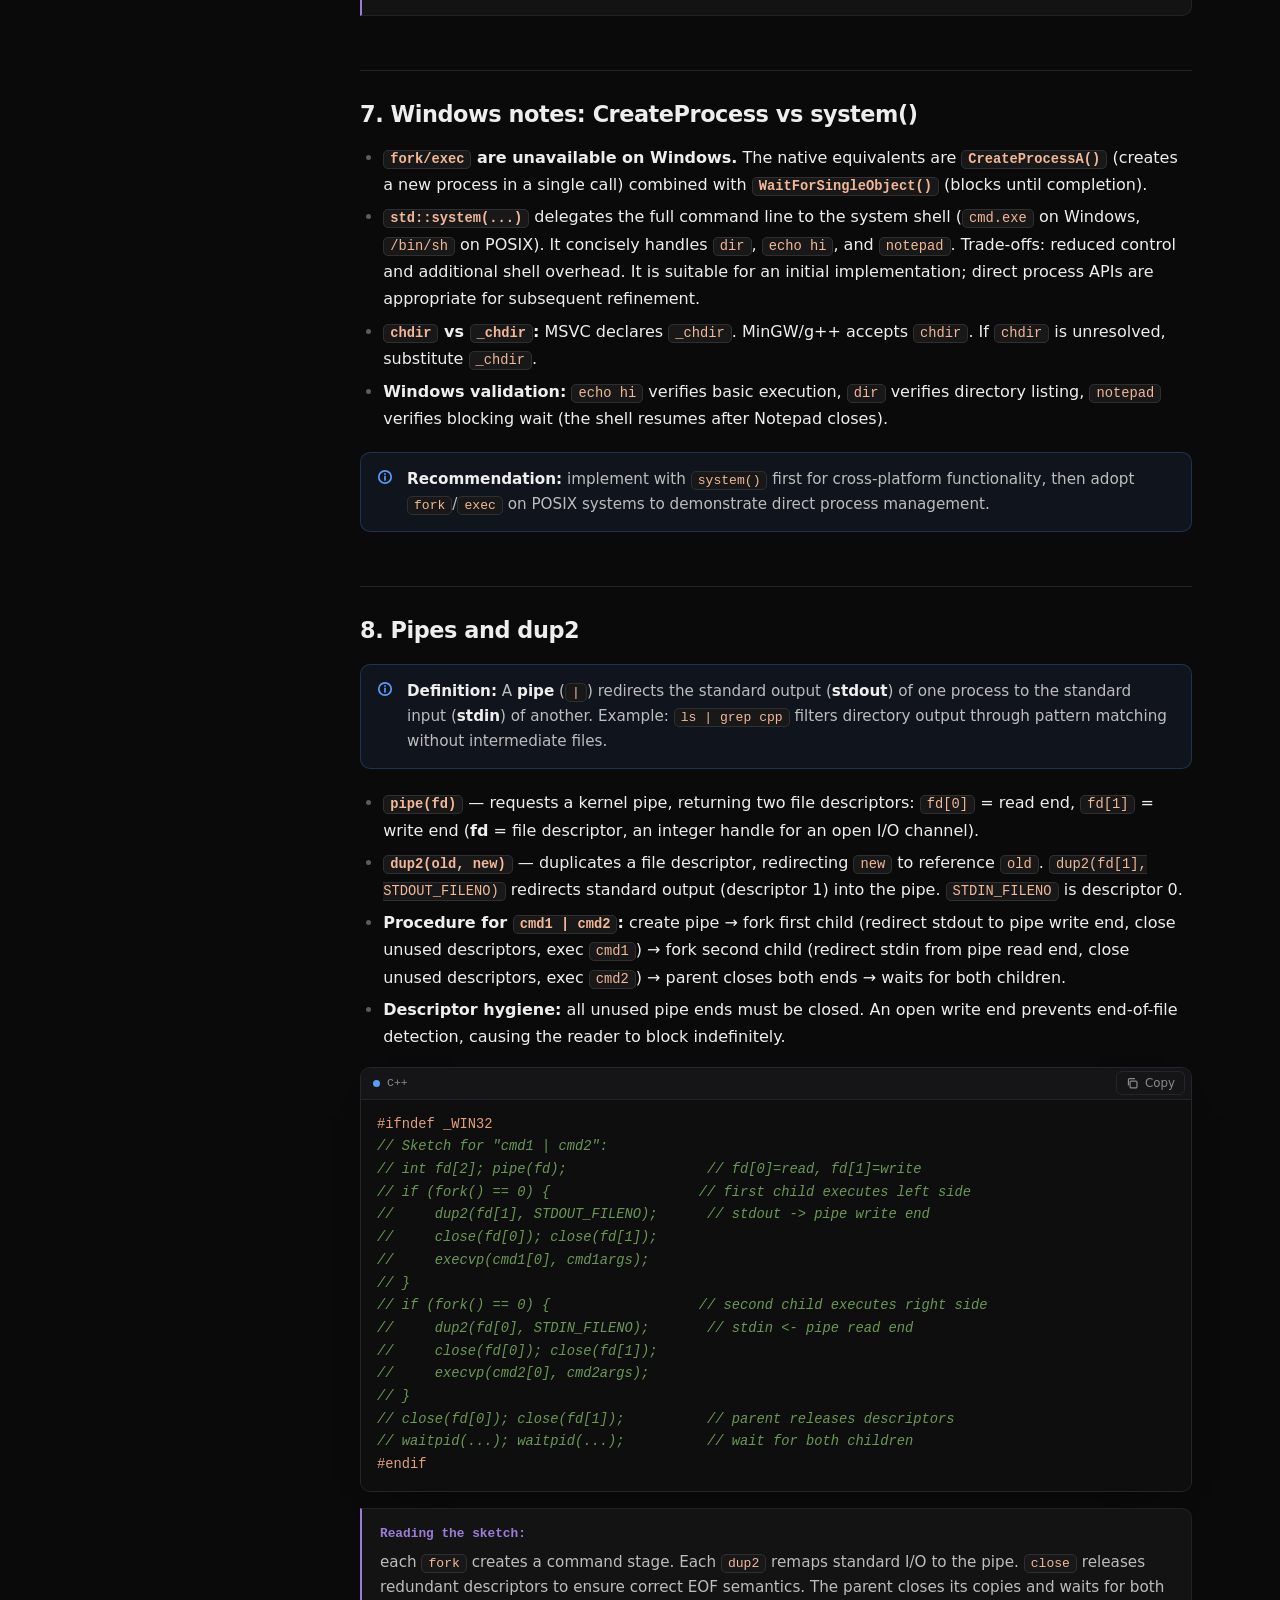
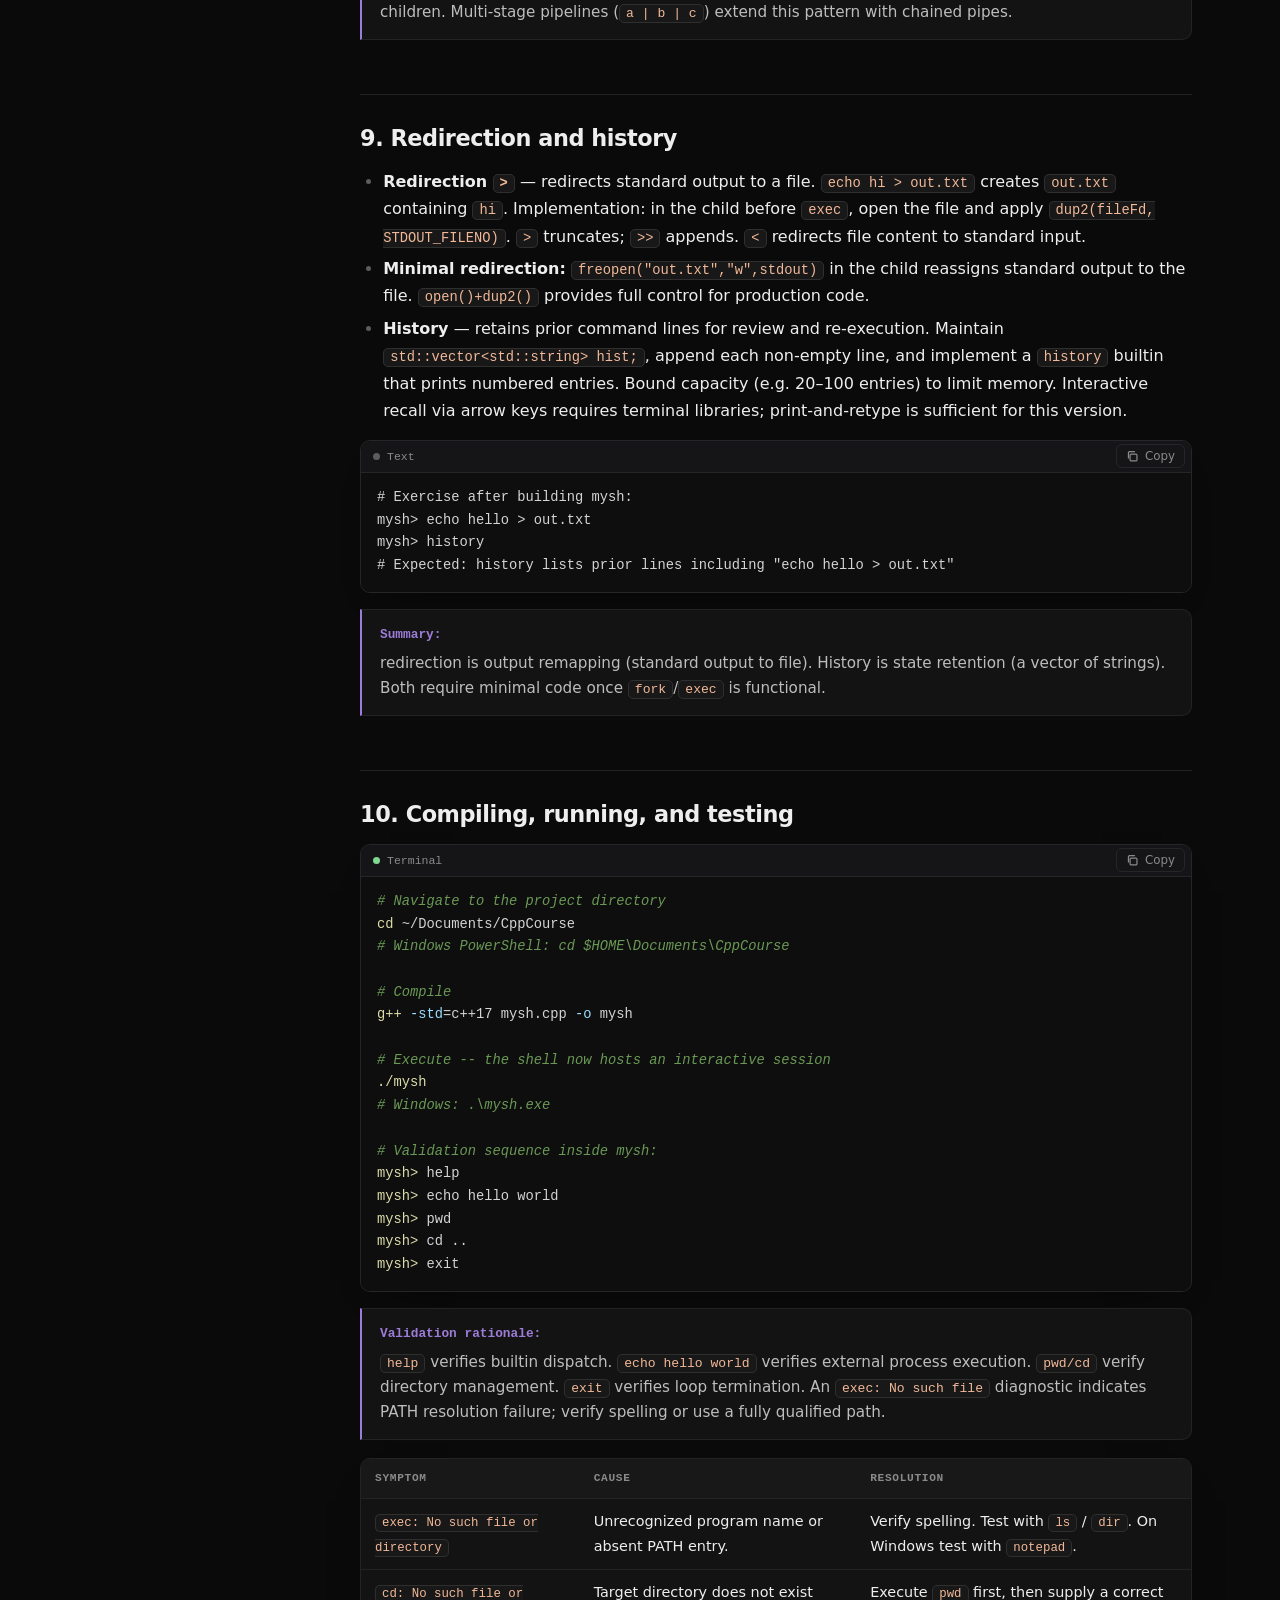
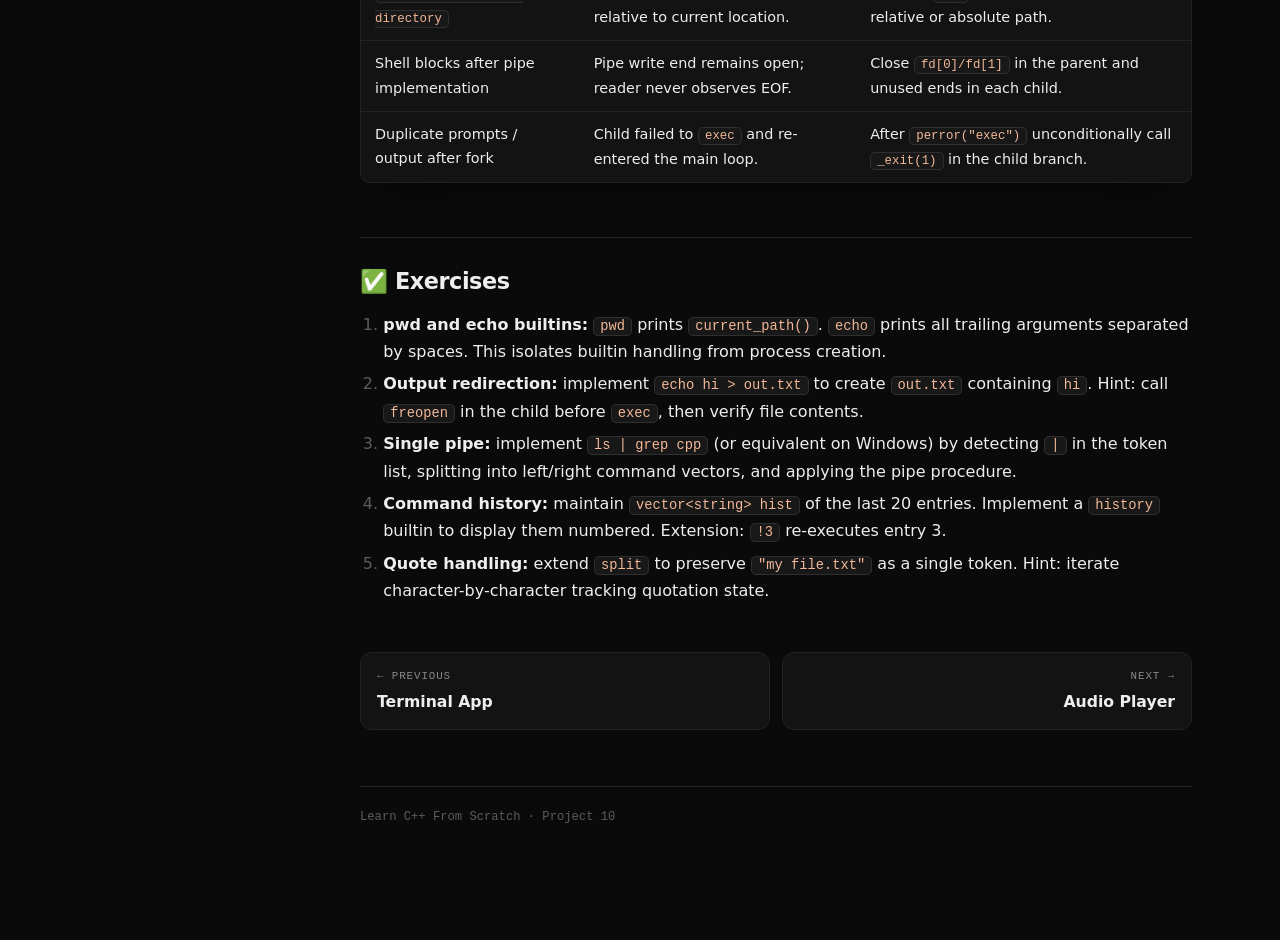
<file: 10-projects-shell.html>
<!doctype html>
<html lang="en"><head><meta charset="utf-8"><meta name="viewport" content="width=device-width,initial-scale=1">
<title>10 · Build Your Own Shell — Learn C++</title><link rel="icon" href="favicon.svg" type="image/svg+xml">
<meta name="theme-color" content="#0a0a0a">
<script>try{document.documentElement.setAttribute('data-theme',localStorage.getItem('cpp-theme')==='light'?'light':'dark')}catch(e){}</script>
<link rel="stylesheet" href="style.css"></head>
<body><div class="progress" id="progress" aria-hidden="true"></div>
<header class="topbar">
<button class="menu-btn" type="button" aria-label="Show lessons" aria-expanded="false" aria-controls="sidebar" data-menu-btn><svg viewBox="0 0 16 16" fill="none" stroke="currentColor" stroke-width="1.6" stroke-linecap="round" aria-hidden="true"><path d="M2.5 4.5h11M2.5 8h11M2.5 11.5h11"/></svg></button>
<a class="brand" href="index.html"><span class="brand-mark"><svg viewBox="0 0 24 24" fill="none" stroke="currentColor" stroke-width="2.4" stroke-linecap="round" stroke-linejoin="round" aria-hidden="true"><path d="M5.5 7.5l4.5 4.5-4.5 4.5"/><path d="M12.5 16.5h6"/></svg></span><span class="brand-name">Learn C++</span><span class="brand-sub">from scratch</span></a>
<nav class="navlinks">
<a href="index.html">Home</a>
<a href="01-setup.html">Start Here</a>
<a class="nav-opt" href="05-stl.html">STL</a>
<a class="nav-opt" href="10-projects-shell.html">Projects</a>
<button class="iconbtn" type="button" data-theme-btn aria-label="Switch light and dark theme" title="Switch light and dark theme"><svg class="i-sun" viewBox="0 0 16 16" fill="none" stroke="currentColor" stroke-width="1.5" stroke-linecap="round" aria-hidden="true"><circle cx="8" cy="8" r="3"/><path d="M8 1.6v1.6M8 12.8v1.6M1.6 8h1.6M12.8 8h1.6M3.5 3.5l1.1 1.1M11.4 11.4l1.1 1.1M3.5 12.5l1.1-1.1M11.4 4.6l1.1-1.1"/></svg><svg class="i-moon" viewBox="0 0 16 16" fill="none" stroke="currentColor" stroke-width="1.5" stroke-linejoin="round" aria-hidden="true"><path d="M13.4 9.7A5.6 5.6 0 0 1 6.3 2.6a5.6 5.6 0 1 0 7.1 7.1z"/></svg></button>
</nav>
</header>
<div class="layout"><aside class="sidebar" id="sidebar" aria-label="Lessons">
<div class="side-title">Explorer</div>
<div class="side-root">learn-cpp-from-scratch</div>
<div class="search"><svg viewBox="0 0 16 16" width="14" height="14" fill="none" stroke="currentColor" stroke-width="1.6" stroke-linecap="round" aria-hidden="true"><circle cx="7" cy="7" r="4.6"/><path d="M10.5 10.5L14 14"/></svg><input id="search" type="text" placeholder="Filter lessons" autocomplete="off" spellcheck="false" aria-label="Filter lessons"><kbd>/</kbd></div>
<div class="tree">
<div class="tree-group">
<button class="tree-head" type="button" aria-expanded="true">Phase 0 — Start</button>
<div class="tree-items">
<a class="tree-item" href="index.html"><span class="ti-icon home"></span><span class="ti-num"></span><span class="ti-title">Home &amp; Roadmap</span></a>
<a class="tree-item" href="01-setup.html"><span class="ti-icon"></span><span class="ti-num">01</span><span class="ti-title">Setup, Compiler &amp; Hello World</span></a>
</div>
</div>
<div class="tree-group">
<button class="tree-head" type="button" aria-expanded="true">Phase 1 — Foundations</button>
<div class="tree-items">
<a class="tree-item" href="02-basics.html"><span class="ti-icon"></span><span class="ti-num">02</span><span class="ti-title">Basics: Variables, I/O, Loops, Functions</span></a>
<a class="tree-item" href="03-oop.html"><span class="ti-icon"></span><span class="ti-num">03</span><span class="ti-title">OOP: Classes, Inheritance, Polymorphism</span></a>
<a class="tree-item" href="04-memory.html"><span class="ti-icon"></span><span class="ti-num">04</span><span class="ti-title">Memory, Pointers &amp; Smart Pointers</span></a>
</div>
</div>
<div class="tree-group">
<button class="tree-head" type="button" aria-expanded="true">Phase 2 — Professional C++</button>
<div class="tree-items">
<a class="tree-item" href="05-stl.html"><span class="ti-icon"></span><span class="ti-num">05</span><span class="ti-title">STL, Vectors, Maps &amp; Algorithms</span></a>
<a class="tree-item" href="06-dsa.html"><span class="ti-icon"></span><span class="ti-num">06</span><span class="ti-title">DSA for C++ Devs</span></a>
<a class="tree-item" href="07-advanced.html"><span class="ti-icon"></span><span class="ti-num">07</span><span class="ti-title">Advanced: Templates, Threads, System Calls</span></a>
<a class="tree-item" href="08-networking.html"><span class="ti-icon"></span><span class="ti-num">08</span><span class="ti-title">Network Programming &amp; Sockets</span></a>
</div>
</div>
<div class="tree-group">
<button class="tree-head" type="button" aria-expanded="true">Phase 3 — Build Real Projects</button>
<div class="tree-items">
<a class="tree-item" href="09-projects-terminal.html"><span class="ti-icon"></span><span class="ti-num">09</span><span class="ti-title">Project: Terminal App</span></a>
<a class="tree-item" href="10-projects-shell.html"><span class="ti-icon"></span><span class="ti-num">10</span><span class="ti-title">Project: Build Your Own Shell</span></a>
<a class="tree-item" href="11-projects-audio.html"><span class="ti-icon"></span><span class="ti-num">11</span><span class="ti-title">Project: Audio Player</span></a>
<a class="tree-item" href="12-projects-opengl.html"><span class="ti-icon"></span><span class="ti-num">12</span><span class="ti-title">Project: OpenGL / SFML Game</span></a>
<a class="tree-item" href="13-projects-ai.html"><span class="ti-icon"></span><span class="ti-num">13</span><span class="ti-title">Project: AI Inference Engine</span></a>
</div>
</div>
</div>
</aside><main class="content">
<span class="badge">Project 10 · OS + processes · ~90 min</span>
<h1>Build your own shell (mini-bash)</h1>
<p><strong>Goal:</strong> implement a minimal command interpreter that prints a prompt (<code>mysh&gt;</code>), reads input lines, and executes them. This project covers <strong>shell architecture, REPL, tokenization, builtins, fork, exec, wait, pipes, redirection, and history</strong>.</p>

<div class="toc"><strong>On this page</strong><ol><li>Shell architecture</li><li>The REPL loop</li><li>Tokenization and parsing</li><li>Builtins vs external programs</li><li>fork / exec / wait</li><li>Full shell implementation</li><li>Windows implementation: CreateProcess vs system()</li><li>Pipes and dup2</li><li>Redirection and history</li><li>Compiling, running, and testing</li><li>Exercises</li></ol></div>

<div class="callout"><strong>Overview:</strong> A shell implements a read-evaluate loop: parse input, execute builtins in-process, spawn external programs via <code>fork</code>/<code>exec</code> (POSIX) or <code>CreateProcess</code> (Windows). A <strong>pipe</strong> (<code>|</code>) connects the standard output of one process to the standard input of another.</div>

<h2>1. Shell architecture</h2>
<ul>
<li><strong>Shell</strong> — a program that displays a prompt (<code>mysh&gt;</code> or <code>$</code>) and executes entered command lines. Examples include <strong>bash</strong> (Linux/macOS default), <strong>PowerShell</strong> (Windows), and <strong>CMD</strong> (legacy Windows).</li>
<li><strong>Terminal</strong> — the host window providing input/output for the shell process. The shell executes as an ordinary user-space program within the terminal.</li>
<li><strong>Kernel / OS</strong> — the <strong>kernel</strong> is the privileged core of the <strong>operating system</strong> responsible for process creation and resource management. The shell requests services via <strong>system calls</strong> (e.g. process creation).</li>
<li><strong>Process</strong> — an executing program instance. Each process has a unique <strong>PID (process ID)</strong>.</li>
</ul>
<div class="explain"><strong>Definitions:</strong> Terminal = I/O environment. Shell = command interpreter executing within it. Process = runtime instance. Kernel = subsystem implementing system calls.</div>

<h2>2. The REPL loop</h2>
<p><strong>REPL</strong> denotes <strong>Read → Eval → Print → Loop</strong>:</p>
<pre><code>loop forever:
  print "mysh&gt; "          # P: display prompt
  line = readline()       # R: read one input line
  args = split(line)      # E part 1: tokenize input
  run(args)               # E part 2: execute
  # L: repeat (while(true))</code></pre>
<div class="explain"><strong>Line by line:</strong> Display the prompt to indicate readiness. Read input until newline (<code>string</code>). Tokenize into discrete arguments. Execute the requested operation. Repeat until termination via <code>exit</code> or end-of-input (Ctrl+D / Ctrl+Z).</div>

<h2>3. Tokenization and parsing</h2>
<p><strong>Parsing</strong> is structured interpretation of input. <strong>Tokenization</strong> is the initial phase: splitting <code>"g++ a.cpp -o a"</code> into <code>["g++","a.cpp","-o","a"]</code> on whitespace boundaries.</p>
<ul>
<li><strong>Token</strong> — a single lexical unit. <code>"g++"</code> is a token.</li>
<li><strong>Rationale:</strong> process creation interfaces require an argument vector (<code>argv</code>, see Lesson 09), not a raw string. Tokenization produces that structured form.</li>
<li>This implementation splits on whitespace (spaces, tabs, newlines). It does not process quotation marks (<code>"my file.txt"</code> yields two tokens). Quote-aware tokenization is listed as an extension exercise.</li>
</ul>
<pre><code>// split() -- tokenize on whitespace
#include &lt;sstream&gt;
#include &lt;vector&gt;
#include &lt;string&gt;
std::vector&lt;std::string&gt; split(const std::string&amp; s) {
    std::istringstream iss(s);
    std::vector&lt;std::string&gt; out;
    std::string w;
    while (iss &gt;&gt; w) out.push_back(w);
    return out;
}</code></pre>
<div class="explain"><strong>Line by line:</strong><br>
<code>std::istringstream iss(s);</code> — constructs an input string stream over <code>s</code>, enabling formatted extraction with <code>&gt;&gt;</code>.<br>
<code>std::vector&lt;std::string&gt; out;</code> — result container for tokens.<br>
<code>std::string w;</code> — temporary holder for the current token.<br>
<code>while (iss &gt;&gt; w)</code> — extracts successive whitespace-delimited tokens; extraction automatically skips arbitrary whitespace runs.<br>
<code>out.push_back(w);</code> — appends each token. <code>return out;</code> returns the token vector.</div>

<h2>4. Builtins vs external programs</h2>
<div class="callout"><strong>Definition:</strong> <strong>Builtins</strong> execute inside the shell process (no new process). <strong>External programs</strong> are independent executables the shell launches as child processes.</div>
<ul>
<li><strong>Builtin examples:</strong> <code>cd</code> (modifies the shell's own working directory — this must execute in-process, as a child process cannot alter the parent's state), <code>exit</code>, <code>help</code>, <code>pwd</code>, <code>echo</code>, <code>history</code>.</li>
<li><strong>External examples:</strong> <code>g++</code>, <code>notepad</code>, <code>python</code> — discrete files located via PATH.</li>
<li><strong>Dispatch:</strong> <code>if (args[0]=="cd") ... else if (args[0]=="exit") ... else // external: fork+exec</code>. Builtins are handled by conditional branches; all other commands follow the process-creation path.</li>
</ul>

<h2>5. fork / exec / wait</h2>
<p>On POSIX systems (Linux/macOS), launching an external program requires three operations. On Windows the API differs (see section 7); the control flow is equivalent.</p>
<ul>
<li><strong><code>fork()</code></strong> — creates a child process by duplicating the calling process. Both parent and child continue from the return point. The parent receives the child's PID (positive); the child receives 0. A return value of -1 indicates failure. The branch <code>if (pid==0)</code> therefore identifies child execution.</li>
<li><strong><code>execvp()</code></strong> — replaces the current process image with a specified program. <code>exec</code> = execute, <code>v</code> = vector argument form, <code>p</code> = PATH search.</li>
<li><strong><code>waitpid()</code></strong> — suspends the parent until the specified child terminates, preventing premature prompt redisplay.</li>
</ul>
<pre><code>BEFORE fork:                AFTER fork:                 AFTER exec in child:
+----------------+          +---------------+           +---------------+
| shell (parent) |  fork()  | shell parent  |           | shell parent  |
| pid = 100      |  ======&gt; | pid = 100     |  exec()   | pid = 100     |
|                | duplicate+---------------+  replace  |  (waiting)    |
+----------------+          | shell CHILD   | ======&gt;   +---------------+
                            | pid = 0       |           | g++ program   |
                            | (duplicate)   |           | (new image)   |
                            +---------------+           +---------------+
Parent then calls waitpid() until child exits, then loops.</code></pre>
<div class="explain"><strong>Control flow:</strong> A single process duplicates into parent and child (<code>fork</code>). The child replaces its image with the target program (<code>exec</code>). The parent blocks in <code>wait</code>. When the child terminates, the parent resumes and redisplays the prompt. If <code>fork</code> returns -1, duplication failed. If <code>exec</code> returns, loading failed; the child must report via <code>perror("exec")</code> and terminate, otherwise two shell instances remain.</div>
<div class="callout"><strong>Terminology:</strong> <strong>System call</strong> = kernel service request (<code>fork</code>/<code>exec</code>/<code>wait</code> are system calls). <strong><code>perror</code></strong> translates the current <code>errno</code> value to a descriptive message. <strong><code>_exit(1)</code></strong> terminates the child immediately with status 1 without flushing parent stdio buffers (preferred over <code>exit</code> in the post-fork child).</div>

<h2>6. Full shell implementation</h2>
<pre><code>// mysh.cpp -- g++ -std=c++17 mysh.cpp -o mysh
#include &lt;iostream&gt;
#include &lt;sstream&gt;
#include &lt;vector&gt;
#include &lt;string&gt;
#ifndef _WIN32
#include &lt;unistd.h&gt;
#include &lt;sys/wait.h&gt;
#endif
#include &lt;filesystem&gt;

std::vector&lt;std::string&gt; split(const std::string&amp; s) {
    std::istringstream iss(s);
    std::vector&lt;std::string&gt; out;
    std::string w;
    while (iss &gt;&gt; w) out.push_back(w);
    return out;
}
int main() {
    std::string line;
    while (true) {
        std::cout &lt;&lt; std::filesystem::current_path().string() &lt;&lt; " mysh&gt; ";
        if (!std::getline(std::cin, line)) break;
        auto args = split(line);
        if (args.empty()) continue;
        if (args[0] == "exit") break;
        if (args[0] == "cd") {
            if (args.size() &lt; 2 || chdir(args[1].c_str()) != 0) perror("cd");
            continue;
        }
        if (args[0] == "help") {
            std::cout &lt;&lt; "builtins: cd exit help\n";
            continue;
        }
#ifndef _WIN32
        pid_t pid = fork();
        if (pid == 0) {
            std::vector&lt;char*&gt; argv;
            for (auto&amp; a : args) argv.push_back(a.data());
            argv.push_back(nullptr);
            execvp(argv[0], argv.data());
            perror("exec");
            _exit(1);
        } else if (pid &gt; 0) {
            int st;
            waitpid(pid, &amp;st, 0);
        } else {
            perror("fork");
        }
#else
        std::string cmd = line;
        if (std::system(cmd.c_str()) != 0) std::cout &lt;&lt; "(exit != 0)\n";
#endif
    }
    return 0;
}</code></pre>
<div class="explain"><strong>Part A — headers:</strong> <code>iostream/sstream/vector/string</code> provide console I/O, string streams, containers, and text. <code>#ifndef _WIN32</code> conditionally includes POSIX headers only on non-Windows builds (<code>_WIN32</code> is predefined by Windows compilers). <code>unistd.h</code> declares <code>fork/exec/chdir</code>; <code>sys/wait.h</code> declares <code>waitpid</code>. <code>filesystem</code> provides <code>current_path()</code>.</div>
<div class="explain"><strong>Part B — split() and loop entry:</strong> <code>split</code> tokenizes as defined above. <code>main</code> takes no arguments; input arrives via standard input. <code>std::string line;</code> holds the current command line. <code>while(true)</code> implements the REPL. The prompt displays the current working directory plus <code>mysh&gt;</code>. <code>std::getline(std::cin,line)</code> reads until newline; failure (end-of-input) terminates via <code>break</code>.</div>
<div class="explain"><strong>Part C — builtins:</strong> <code>auto args = split(line);</code> tokenizes. Empty input triggers <code>continue</code> (reprompt). <code>exit</code> breaks the loop. <code>cd</code> invokes <code>chdir(path)</code>; <code>.c_str()</code> converts to null-terminated form. Missing arguments or system errors are reported via <code>perror("cd")</code>. <code>continue</code> skips process creation. <code>help</code> prints the builtin summary.</div>
<div class="explain"><strong>Part D — fork/exec/wait (POSIX):</strong> <code>pid_t pid = fork();</code> duplicates the process. <code>if (pid==0)</code> (child): constructs a null-terminated <code>char*</code> vector as required by <code>execvp</code> (<code>data()</code> exposes the character buffer; final <code>nullptr</code> terminates the array), then replaces the image via <code>execvp(argv[0], argv.data())</code>. On failure, reports and calls <code>_exit(1)</code>. <code>else if (pid&gt;0)</code> (parent): blocks in <code>waitpid(pid,&amp;st,0)</code> until child completion (<code>st</code> receives exit status). <code>else perror("fork")</code> handles duplication failure.</div>
<div class="explain"><strong>Part E — Windows fallback:</strong> The <code>#else</code> branch compiles on Windows: <code>std::system(cmd.c_str())</code> delegates execution to the system command processor. Non-zero status prints <code>(exit != 0)</code>. The loop then repeats. Final <code>return 0;</code> indicates clean termination.</div>

<h2>7. Windows notes: CreateProcess vs system()</h2>
<ul>
<li><strong><code>fork/exec</code> are unavailable on Windows.</strong> The native equivalents are <strong><code>CreateProcessA()</code></strong> (creates a new process in a single call) combined with <strong><code>WaitForSingleObject()</code></strong> (blocks until completion).</li>
<li><strong><code>std::system(...)</code></strong> delegates the full command line to the system shell (<code>cmd.exe</code> on Windows, <code>/bin/sh</code> on POSIX). It concisely handles <code>dir</code>, <code>echo hi</code>, and <code>notepad</code>. Trade-offs: reduced control and additional shell overhead. It is suitable for an initial implementation; direct process APIs are appropriate for subsequent refinement.</li>
<li><strong><code>chdir</code> vs <code>_chdir</code>:</strong> MSVC declares <code>_chdir</code>. MinGW/g++ accepts <code>chdir</code>. If <code>chdir</code> is unresolved, substitute <code>_chdir</code>.</li>
<li><strong>Windows validation:</strong> <code>echo hi</code> verifies basic execution, <code>dir</code> verifies directory listing, <code>notepad</code> verifies blocking wait (the shell resumes after Notepad closes).</li>
</ul>
<div class="callout"><strong>Recommendation:</strong> implement with <code>system()</code> first for cross-platform functionality, then adopt <code>fork</code>/<code>exec</code> on POSIX systems to demonstrate direct process management.</div>

<h2>8. Pipes and dup2</h2>
<div class="callout"><strong>Definition:</strong> A <strong>pipe</strong> (<code>|</code>) redirects the standard output (<strong>stdout</strong>) of one process to the standard input (<strong>stdin</strong>) of another. Example: <code>ls | grep cpp</code> filters directory output through pattern matching without intermediate files.</div>
<ul>
<li><strong><code>pipe(fd)</code></strong> — requests a kernel pipe, returning two file descriptors: <code>fd[0]</code> = read end, <code>fd[1]</code> = write end (<strong>fd</strong> = file descriptor, an integer handle for an open I/O channel).</li>
<li><strong><code>dup2(old, new)</code></strong> — duplicates a file descriptor, redirecting <code>new</code> to reference <code>old</code>. <code>dup2(fd[1], STDOUT_FILENO)</code> redirects standard output (descriptor 1) into the pipe. <code>STDIN_FILENO</code> is descriptor 0.</li>
<li><strong>Procedure for <code>cmd1 | cmd2</code>:</strong> create pipe → fork first child (redirect stdout to pipe write end, close unused descriptors, exec <code>cmd1</code>) → fork second child (redirect stdin from pipe read end, close unused descriptors, exec <code>cmd2</code>) → parent closes both ends → waits for both children.</li>
<li><strong>Descriptor hygiene:</strong> all unused pipe ends must be closed. An open write end prevents end-of-file detection, causing the reader to block indefinitely.</li>
</ul>
<pre><code>#ifndef _WIN32
// Sketch for "cmd1 | cmd2":
// int fd[2]; pipe(fd);                 // fd[0]=read, fd[1]=write
// if (fork() == 0) {                  // first child executes left side
//     dup2(fd[1], STDOUT_FILENO);      // stdout -&gt; pipe write end
//     close(fd[0]); close(fd[1]);
//     execvp(cmd1[0], cmd1args);
// }
// if (fork() == 0) {                  // second child executes right side
//     dup2(fd[0], STDIN_FILENO);       // stdin &lt;- pipe read end
//     close(fd[0]); close(fd[1]);
//     execvp(cmd2[0], cmd2args);
// }
// close(fd[0]); close(fd[1]);          // parent releases descriptors
// waitpid(...); waitpid(...);          // wait for both children
#endif</code></pre>
<div class="explain"><strong>Reading the sketch:</strong> each <code>fork</code> creates a command stage. Each <code>dup2</code> remaps standard I/O to the pipe. <code>close</code> releases redundant descriptors to ensure correct EOF semantics. The parent closes its copies and waits for both children. Multi-stage pipelines (<code>a | b | c</code>) extend this pattern with chained pipes.</div>

<h2>9. Redirection and history</h2>
<ul>
<li><strong>Redirection <code>&gt;</code></strong> — redirects standard output to a file. <code>echo hi &gt; out.txt</code> creates <code>out.txt</code> containing <code>hi</code>. Implementation: in the child before <code>exec</code>, open the file and apply <code>dup2(fileFd, STDOUT_FILENO)</code>. <code>&gt;</code> truncates; <code>&gt;&gt;</code> appends. <code>&lt;</code> redirects file content to standard input.</li>
<li><strong>Minimal redirection:</strong> <code>freopen("out.txt","w",stdout)</code> in the child reassigns standard output to the file. <code>open()+dup2()</code> provides full control for production code.</li>
<li><strong>History</strong> — retains prior command lines for review and re-execution. Maintain <code>std::vector&lt;std::string&gt; hist;</code>, append each non-empty line, and implement a <code>history</code> builtin that prints numbered entries. Bound capacity (e.g. 20–100 entries) to limit memory. Interactive recall via arrow keys requires terminal libraries; print-and-retype is sufficient for this version.</li>
</ul>
<pre><code># Exercise after building mysh:
mysh&gt; echo hello &gt; out.txt
mysh&gt; history
# Expected: history lists prior lines including "echo hello &gt; out.txt"</code></pre>
<div class="explain"><strong>Summary:</strong> redirection is output remapping (standard output to file). History is state retention (a vector of strings). Both require minimal code once <code>fork</code>/<code>exec</code> is functional.</div>

<h2>10. Compiling, running, and testing</h2>
<pre><code># Navigate to the project directory
cd ~/Documents/CppCourse
# Windows PowerShell: cd $HOME\Documents\CppCourse

# Compile
g++ -std=c++17 mysh.cpp -o mysh

# Execute -- the shell now hosts an interactive session
./mysh
# Windows: .\mysh.exe

# Validation sequence inside mysh:
mysh&gt; help
mysh&gt; echo hello world
mysh&gt; pwd
mysh&gt; cd ..
mysh&gt; exit</code></pre>
<div class="explain"><strong>Validation rationale:</strong> <code>help</code> verifies builtin dispatch. <code>echo hello world</code> verifies external process execution. <code>pwd/cd</code> verify directory management. <code>exit</code> verifies loop termination. An <code>exec: No such file</code> diagnostic indicates PATH resolution failure; verify spelling or use a fully qualified path.</div>
<table><tr><th>Symptom</th><th>Cause</th><th>Resolution</th></tr>
<tr><td><code>exec: No such file or directory</code></td><td>Unrecognized program name or absent PATH entry.</td><td>Verify spelling. Test with <code>ls</code> / <code>dir</code>. On Windows test with <code>notepad</code>.</td></tr>
<tr><td><code>cd: No such file or directory</code></td><td>Target directory does not exist relative to current location.</td><td>Execute <code>pwd</code> first, then supply a correct relative or absolute path.</td></tr>
<tr><td>Shell blocks after pipe implementation</td><td>Pipe write end remains open; reader never observes EOF.</td><td>Close <code>fd[0]/fd[1]</code> in the parent and unused ends in each child.</td></tr>
<tr><td>Duplicate prompts / output after fork</td><td>Child failed to <code>exec</code> and re-entered the main loop.</td><td>After <code>perror("exec")</code> unconditionally call <code>_exit(1)</code> in the child branch.</td></tr>
</table>

<h2>✅ Exercises</h2>
<ol>
<li><strong>pwd and echo builtins:</strong> <code>pwd</code> prints <code>current_path()</code>. <code>echo</code> prints all trailing arguments separated by spaces. This isolates builtin handling from process creation.</li>
<li><strong>Output redirection:</strong> implement <code>echo hi &gt; out.txt</code> to create <code>out.txt</code> containing <code>hi</code>. Hint: call <code>freopen</code> in the child before <code>exec</code>, then verify file contents.</li>
<li><strong>Single pipe:</strong> implement <code>ls | grep cpp</code> (or equivalent on Windows) by detecting <code>|</code> in the token list, splitting into left/right command vectors, and applying the pipe procedure.</li>
<li><strong>Command history:</strong> maintain <code>vector&lt;string&gt; hist</code> of the last 20 entries. Implement a <code>history</code> builtin to display them numbered. Extension: <code>!3</code> re-executes entry 3.</li>
<li><strong>Quote handling:</strong> extend <code>split</code> to preserve <code>"my file.txt"</code> as a single token. Hint: iterate character-by-character tracking quotation state.</li>
</ol>

<div class="pager"><a class="btn ghost" href="09-projects-terminal.html">← Terminal App</a><a class="btn" href="11-projects-audio.html">Next: Audio Player →</a></div>
<footer>Learn C++ From Scratch · Project 10</footer>
</main></div><script src="script.js"></script></body></html>
</file>
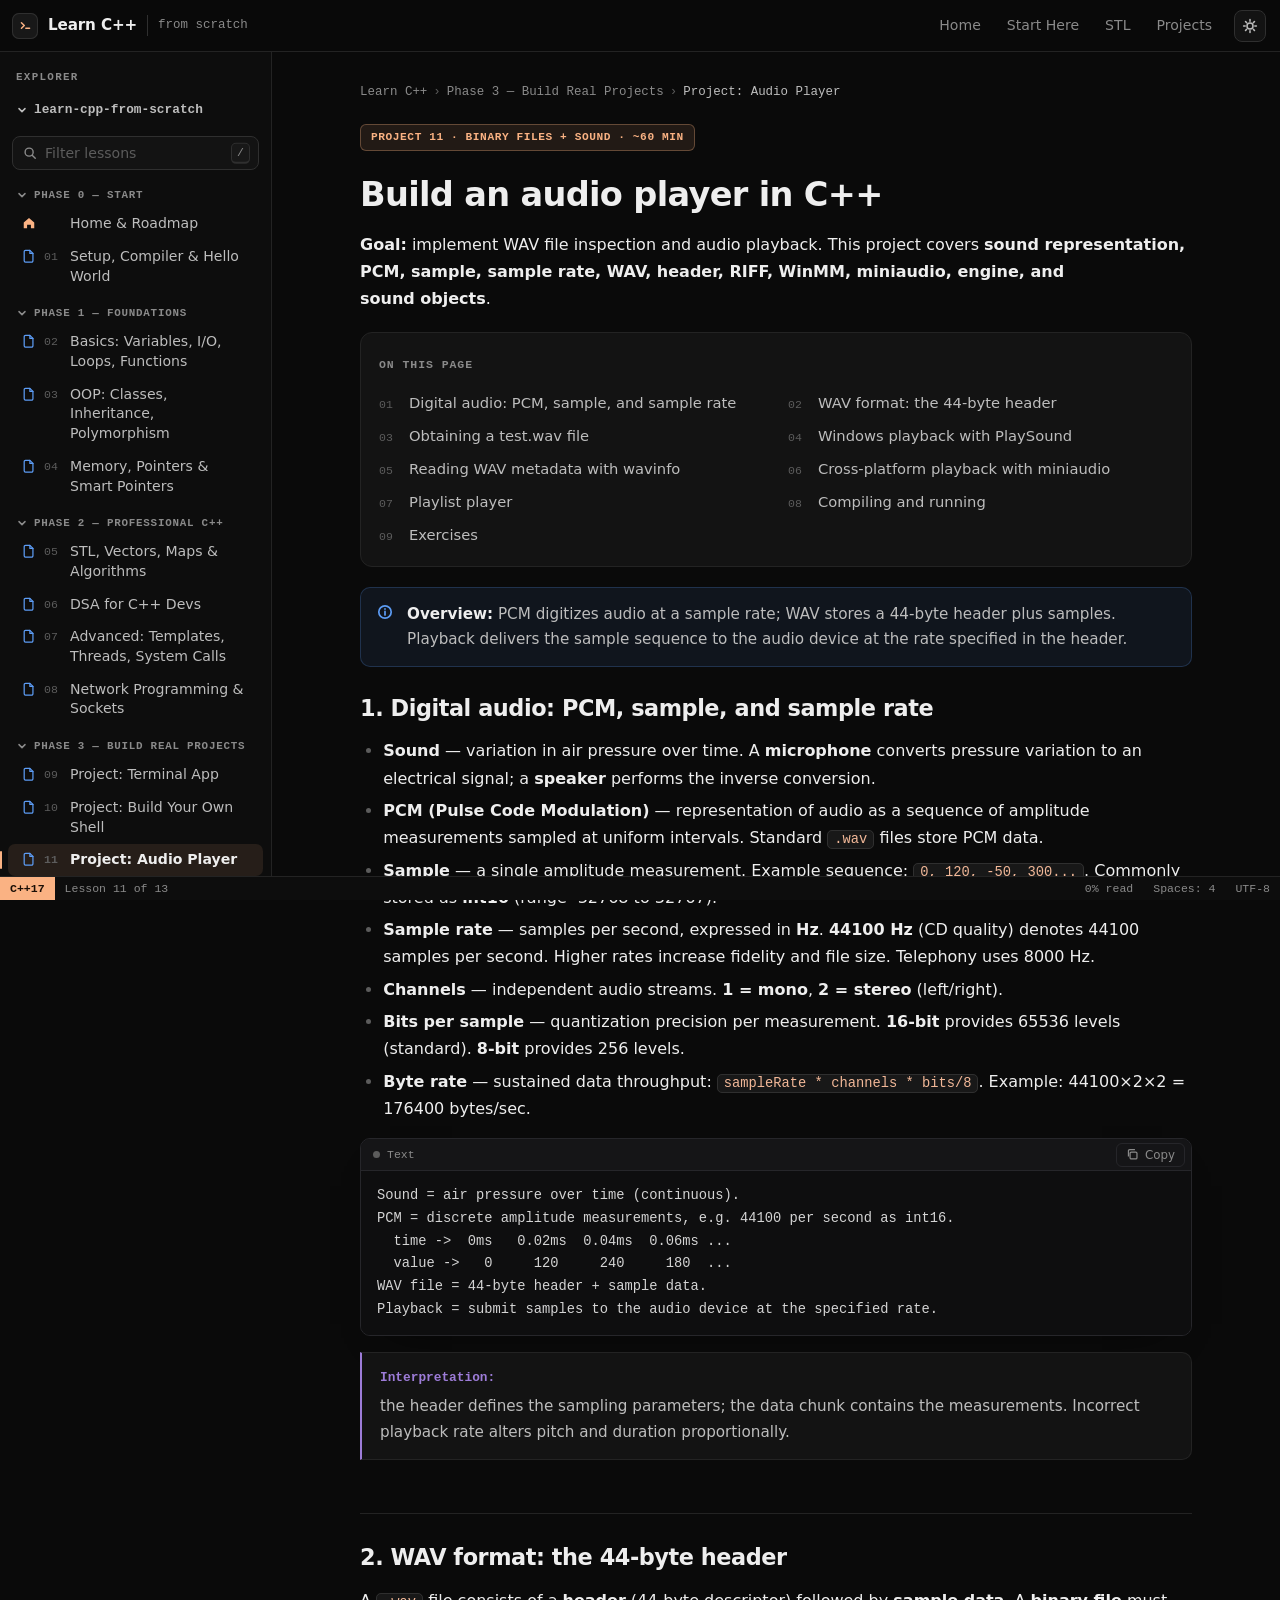
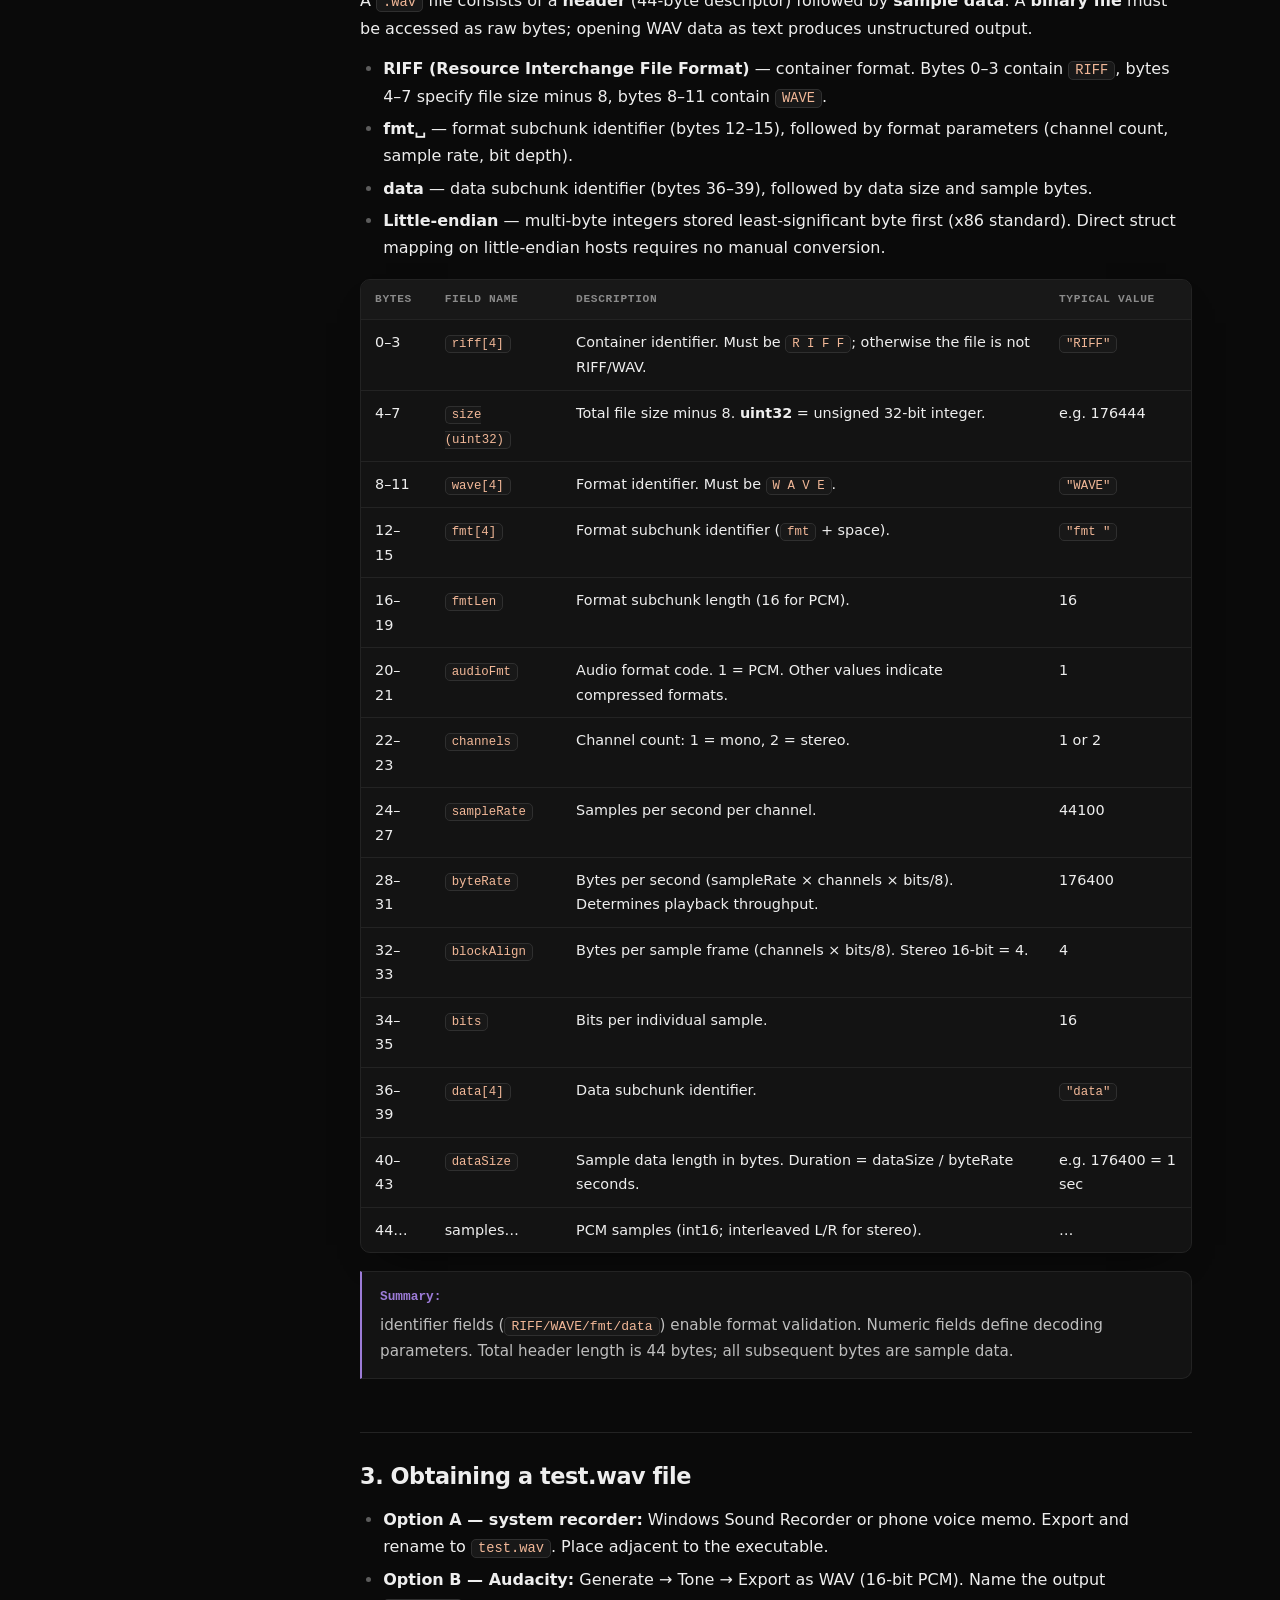
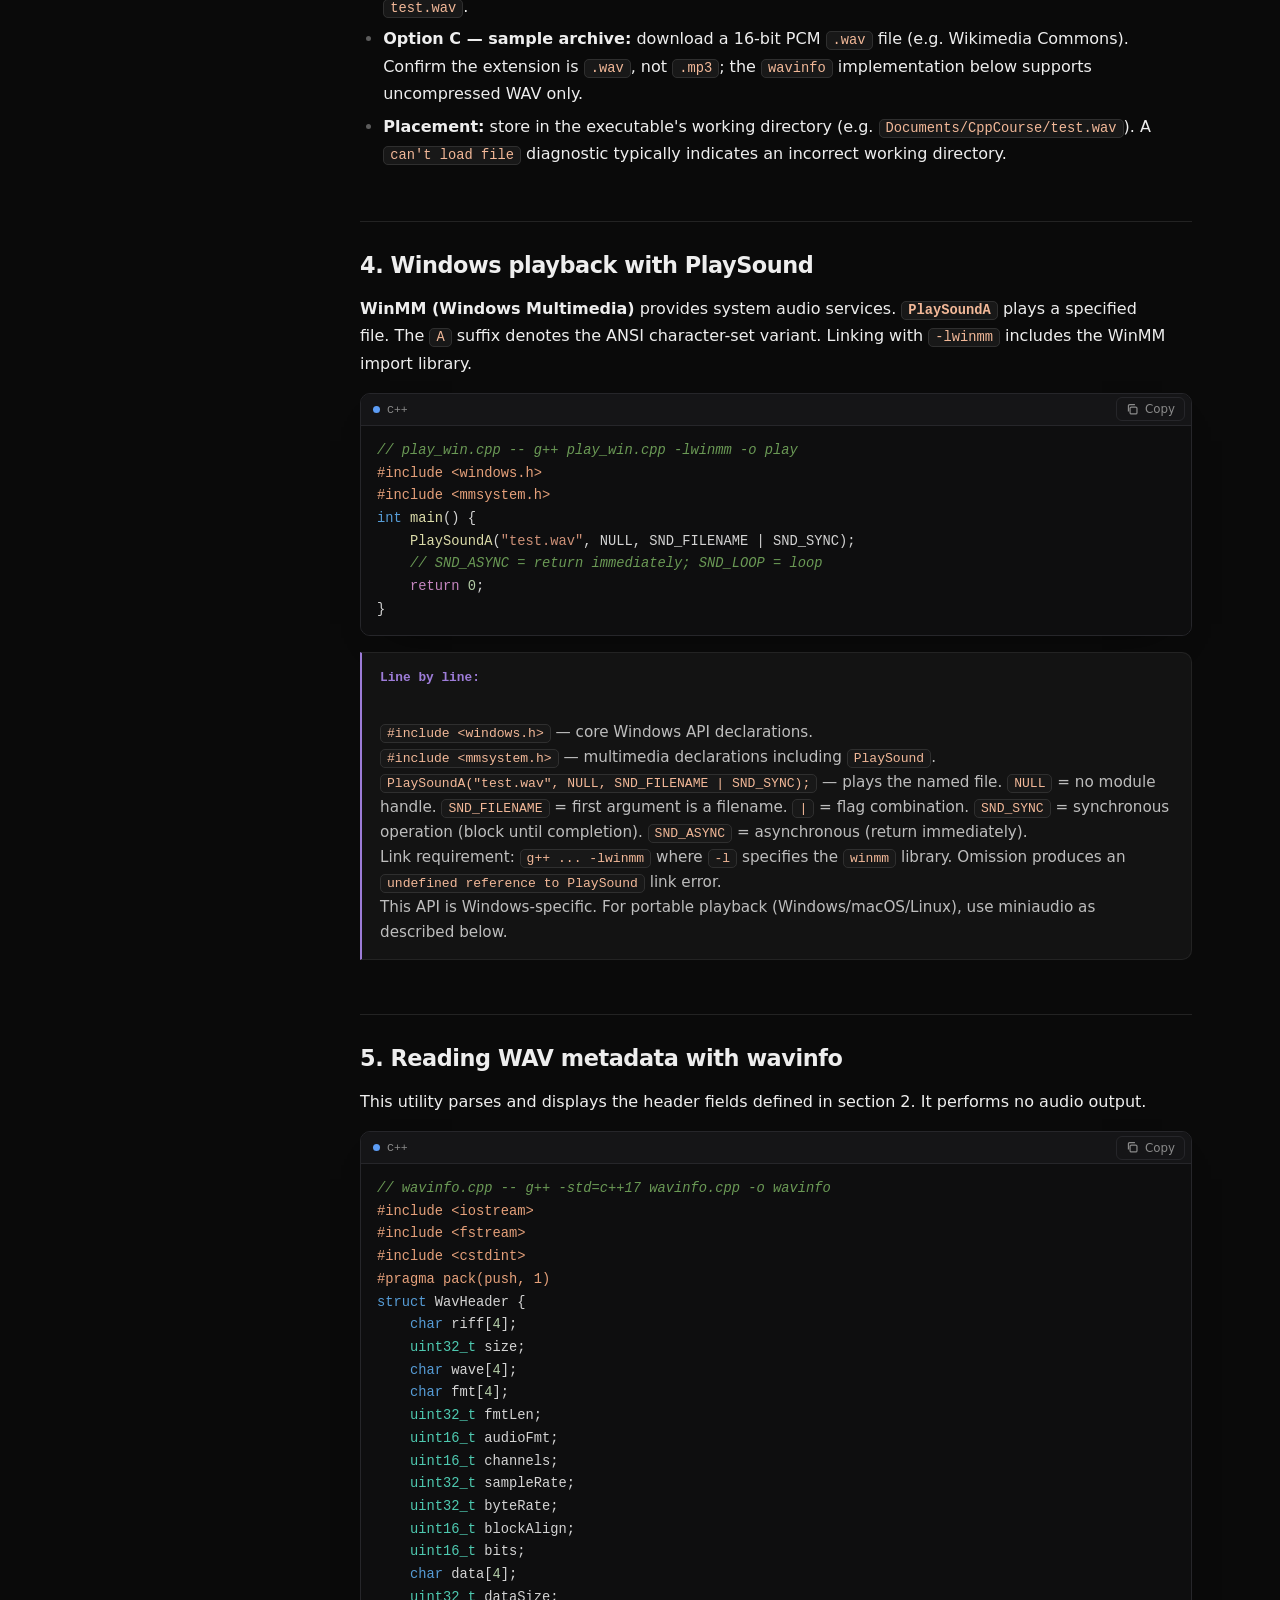
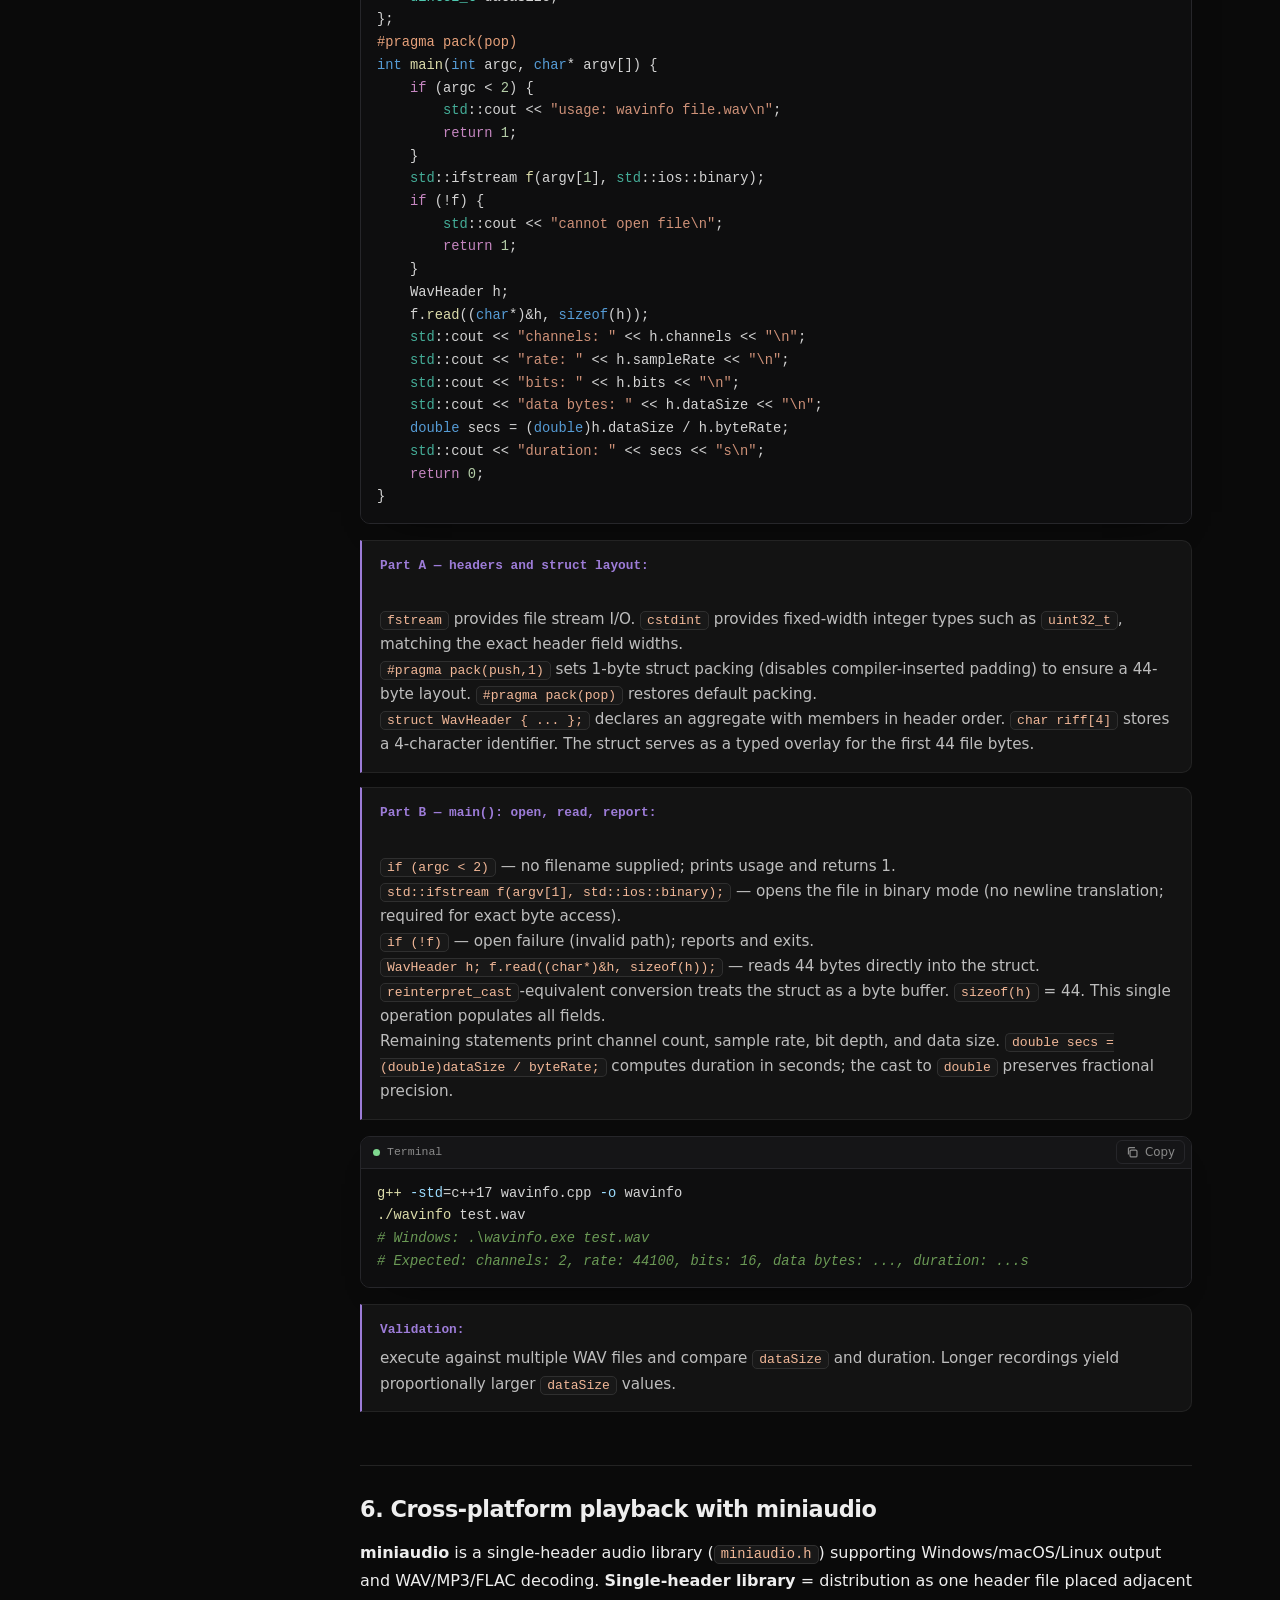
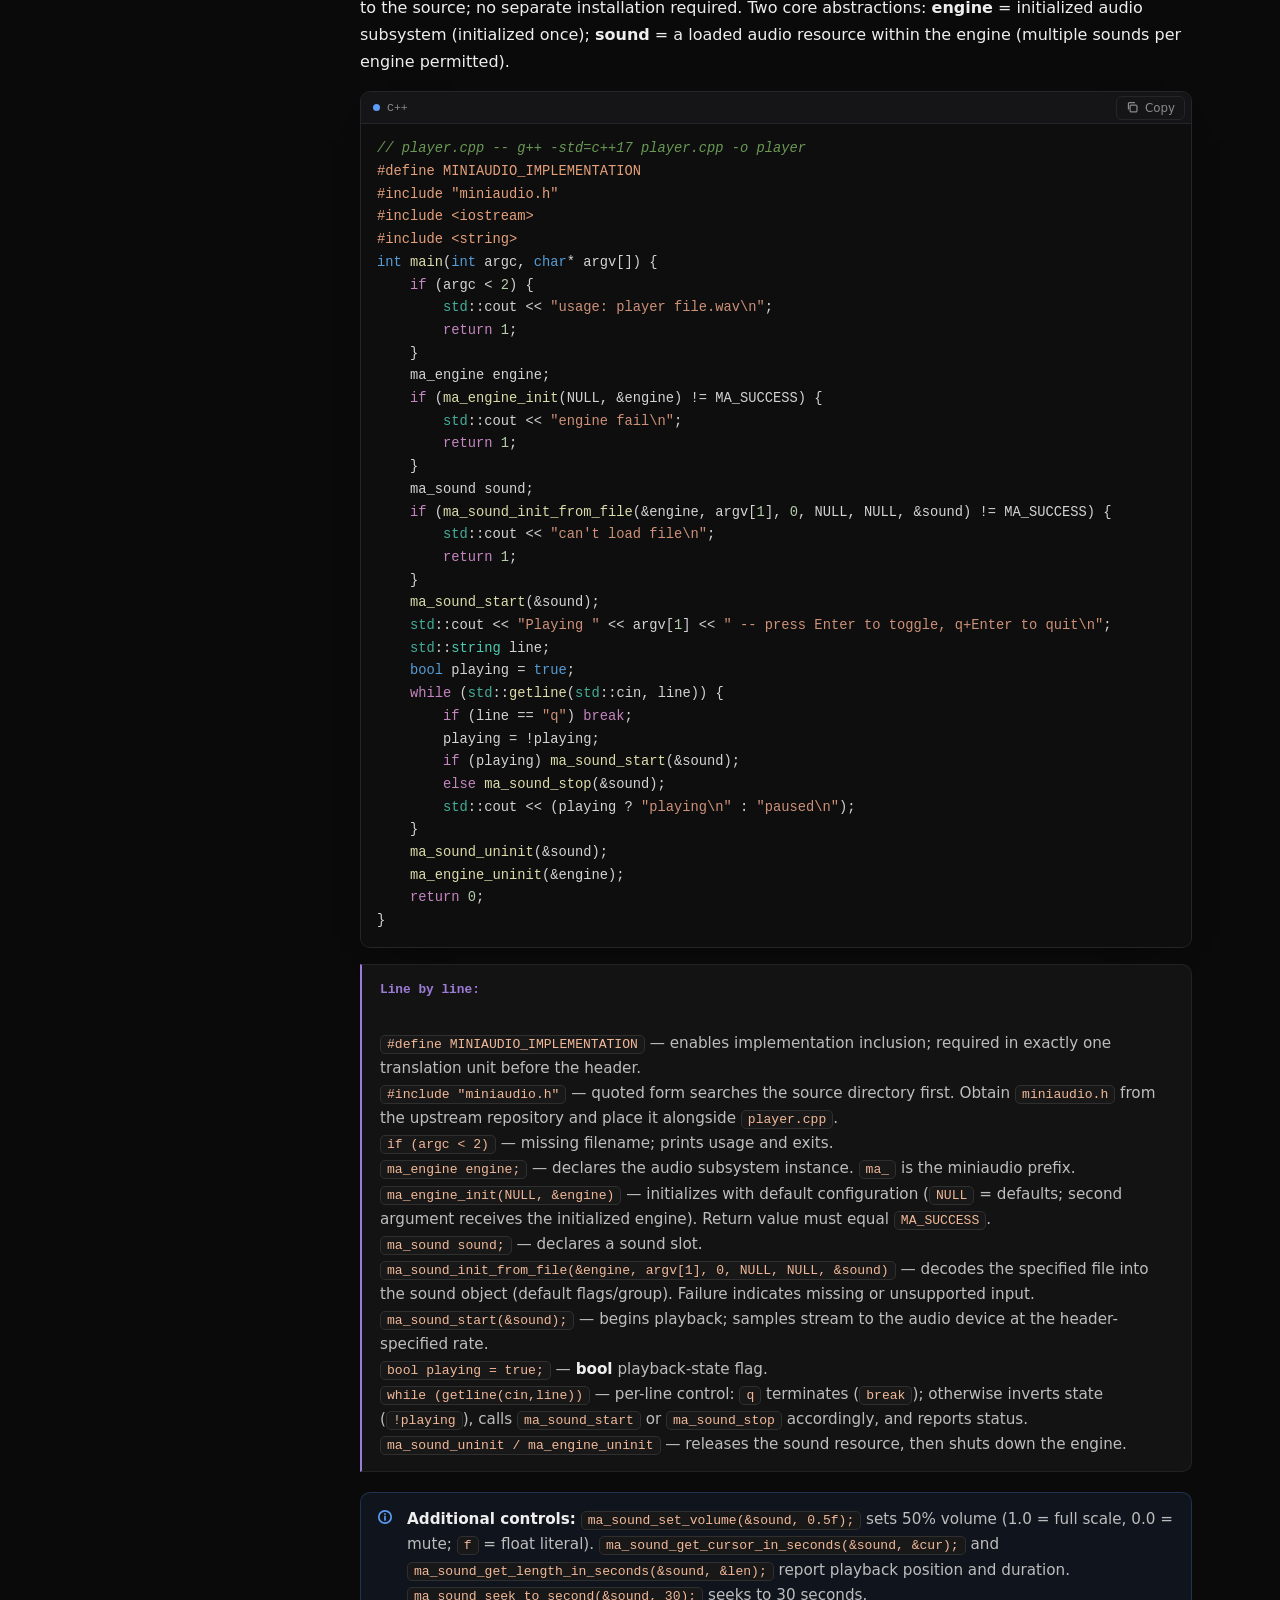
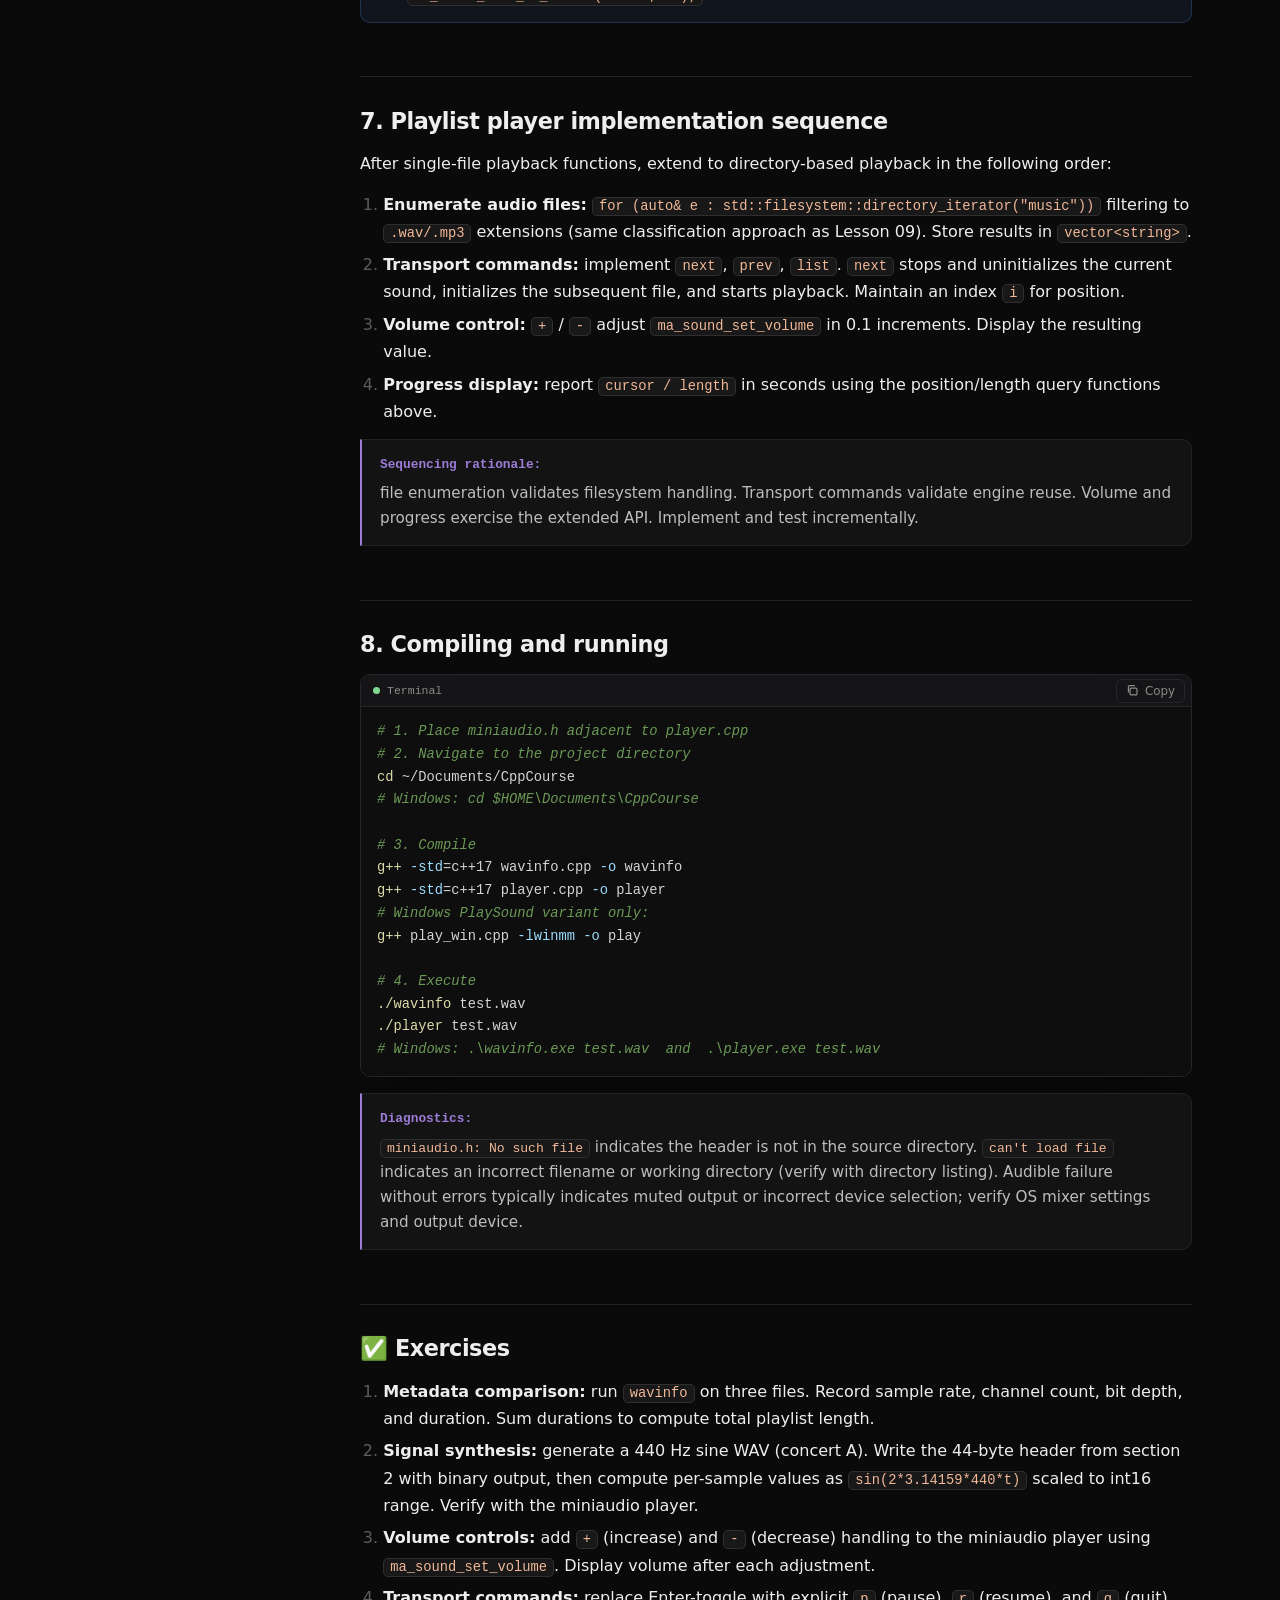
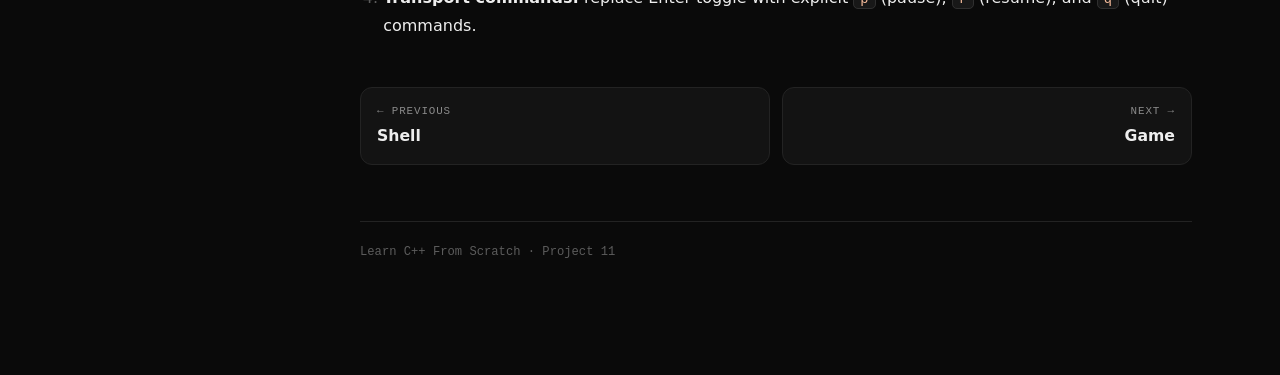
<file: 11-projects-audio.html>
<!doctype html>
<html lang="en"><head><meta charset="utf-8"><meta name="viewport" content="width=device-width,initial-scale=1">
<title>11 · Audio Player — Learn C++</title><link rel="icon" href="favicon.svg" type="image/svg+xml">
<meta name="theme-color" content="#0a0a0a">
<script>try{document.documentElement.setAttribute('data-theme',localStorage.getItem('cpp-theme')==='light'?'light':'dark')}catch(e){}</script>
<link rel="stylesheet" href="style.css"></head>
<body><div class="progress" id="progress" aria-hidden="true"></div>
<header class="topbar">
<button class="menu-btn" type="button" aria-label="Show lessons" aria-expanded="false" aria-controls="sidebar" data-menu-btn><svg viewBox="0 0 16 16" fill="none" stroke="currentColor" stroke-width="1.6" stroke-linecap="round" aria-hidden="true"><path d="M2.5 4.5h11M2.5 8h11M2.5 11.5h11"/></svg></button>
<a class="brand" href="index.html"><span class="brand-mark"><svg viewBox="0 0 24 24" fill="none" stroke="currentColor" stroke-width="2.4" stroke-linecap="round" stroke-linejoin="round" aria-hidden="true"><path d="M5.5 7.5l4.5 4.5-4.5 4.5"/><path d="M12.5 16.5h6"/></svg></span><span class="brand-name">Learn C++</span><span class="brand-sub">from scratch</span></a>
<nav class="navlinks">
<a href="index.html">Home</a>
<a href="01-setup.html">Start Here</a>
<a class="nav-opt" href="05-stl.html">STL</a>
<a class="nav-opt" href="10-projects-shell.html">Projects</a>
<button class="iconbtn" type="button" data-theme-btn aria-label="Switch light and dark theme" title="Switch light and dark theme"><svg class="i-sun" viewBox="0 0 16 16" fill="none" stroke="currentColor" stroke-width="1.5" stroke-linecap="round" aria-hidden="true"><circle cx="8" cy="8" r="3"/><path d="M8 1.6v1.6M8 12.8v1.6M1.6 8h1.6M12.8 8h1.6M3.5 3.5l1.1 1.1M11.4 11.4l1.1 1.1M3.5 12.5l1.1-1.1M11.4 4.6l1.1-1.1"/></svg><svg class="i-moon" viewBox="0 0 16 16" fill="none" stroke="currentColor" stroke-width="1.5" stroke-linejoin="round" aria-hidden="true"><path d="M13.4 9.7A5.6 5.6 0 0 1 6.3 2.6a5.6 5.6 0 1 0 7.1 7.1z"/></svg></button>
</nav>
</header>
<div class="layout"><aside class="sidebar" id="sidebar" aria-label="Lessons">
<div class="side-title">Explorer</div>
<div class="side-root">learn-cpp-from-scratch</div>
<div class="search"><svg viewBox="0 0 16 16" width="14" height="14" fill="none" stroke="currentColor" stroke-width="1.6" stroke-linecap="round" aria-hidden="true"><circle cx="7" cy="7" r="4.6"/><path d="M10.5 10.5L14 14"/></svg><input id="search" type="text" placeholder="Filter lessons" autocomplete="off" spellcheck="false" aria-label="Filter lessons"><kbd>/</kbd></div>
<div class="tree">
<div class="tree-group">
<button class="tree-head" type="button" aria-expanded="true">Phase 0 — Start</button>
<div class="tree-items">
<a class="tree-item" href="index.html"><span class="ti-icon home"></span><span class="ti-num"></span><span class="ti-title">Home &amp; Roadmap</span></a>
<a class="tree-item" href="01-setup.html"><span class="ti-icon"></span><span class="ti-num">01</span><span class="ti-title">Setup, Compiler &amp; Hello World</span></a>
</div>
</div>
<div class="tree-group">
<button class="tree-head" type="button" aria-expanded="true">Phase 1 — Foundations</button>
<div class="tree-items">
<a class="tree-item" href="02-basics.html"><span class="ti-icon"></span><span class="ti-num">02</span><span class="ti-title">Basics: Variables, I/O, Loops, Functions</span></a>
<a class="tree-item" href="03-oop.html"><span class="ti-icon"></span><span class="ti-num">03</span><span class="ti-title">OOP: Classes, Inheritance, Polymorphism</span></a>
<a class="tree-item" href="04-memory.html"><span class="ti-icon"></span><span class="ti-num">04</span><span class="ti-title">Memory, Pointers &amp; Smart Pointers</span></a>
</div>
</div>
<div class="tree-group">
<button class="tree-head" type="button" aria-expanded="true">Phase 2 — Professional C++</button>
<div class="tree-items">
<a class="tree-item" href="05-stl.html"><span class="ti-icon"></span><span class="ti-num">05</span><span class="ti-title">STL, Vectors, Maps &amp; Algorithms</span></a>
<a class="tree-item" href="06-dsa.html"><span class="ti-icon"></span><span class="ti-num">06</span><span class="ti-title">DSA for C++ Devs</span></a>
<a class="tree-item" href="07-advanced.html"><span class="ti-icon"></span><span class="ti-num">07</span><span class="ti-title">Advanced: Templates, Threads, System Calls</span></a>
<a class="tree-item" href="08-networking.html"><span class="ti-icon"></span><span class="ti-num">08</span><span class="ti-title">Network Programming &amp; Sockets</span></a>
</div>
</div>
<div class="tree-group">
<button class="tree-head" type="button" aria-expanded="true">Phase 3 — Build Real Projects</button>
<div class="tree-items">
<a class="tree-item" href="09-projects-terminal.html"><span class="ti-icon"></span><span class="ti-num">09</span><span class="ti-title">Project: Terminal App</span></a>
<a class="tree-item" href="10-projects-shell.html"><span class="ti-icon"></span><span class="ti-num">10</span><span class="ti-title">Project: Build Your Own Shell</span></a>
<a class="tree-item" href="11-projects-audio.html"><span class="ti-icon"></span><span class="ti-num">11</span><span class="ti-title">Project: Audio Player</span></a>
<a class="tree-item" href="12-projects-opengl.html"><span class="ti-icon"></span><span class="ti-num">12</span><span class="ti-title">Project: OpenGL / SFML Game</span></a>
<a class="tree-item" href="13-projects-ai.html"><span class="ti-icon"></span><span class="ti-num">13</span><span class="ti-title">Project: AI Inference Engine</span></a>
</div>
</div>
</div>
</aside><main class="content">
<span class="badge">Project 11 · Binary files + sound · ~60 min</span>
<h1>Build an audio player in C++</h1>
<p><strong>Goal:</strong> implement WAV file inspection and audio playback. This project covers <strong>sound representation, PCM, sample, sample rate, WAV, header, RIFF, WinMM, miniaudio, engine, and sound objects</strong>.</p>

<div class="toc"><strong>On this page</strong><ol><li>Digital audio: PCM, sample, and sample rate</li><li>WAV format: the 44-byte header</li><li>Obtaining a test.wav file</li><li>Windows playback with PlaySound</li><li>Reading WAV metadata with wavinfo</li><li>Cross-platform playback with miniaudio</li><li>Playlist player</li><li>Compiling and running</li><li>Exercises</li></ol></div>

<div class="callout"><strong>Overview:</strong> PCM digitizes audio at a sample rate; WAV stores a 44-byte header plus samples. Playback delivers the sample sequence to the audio device at the rate specified in the header.</div>

<h2>1. Digital audio: PCM, sample, and sample rate</h2>
<ul>
<li><strong>Sound</strong> — variation in air pressure over time. A <strong>microphone</strong> converts pressure variation to an electrical signal; a <strong>speaker</strong> performs the inverse conversion.</li>
<li><strong>PCM (Pulse Code Modulation)</strong> — representation of audio as a sequence of amplitude measurements sampled at uniform intervals. Standard <code>.wav</code> files store PCM data.</li>
<li><strong>Sample</strong> — a single amplitude measurement. Example sequence: <code>0, 120, -50, 300...</code>. Commonly stored as <strong>int16</strong> (range -32768 to 32767).</li>
<li><strong>Sample rate</strong> — samples per second, expressed in <strong>Hz</strong>. <strong>44100 Hz</strong> (CD quality) denotes 44100 samples per second. Higher rates increase fidelity and file size. Telephony uses 8000 Hz.</li>
<li><strong>Channels</strong> — independent audio streams. <strong>1 = mono</strong>, <strong>2 = stereo</strong> (left/right).</li>
<li><strong>Bits per sample</strong> — quantization precision per measurement. <strong>16-bit</strong> provides 65536 levels (standard). <strong>8-bit</strong> provides 256 levels.</li>
<li><strong>Byte rate</strong> — sustained data throughput: <code>sampleRate * channels * bits/8</code>. Example: 44100×2×2 = 176400 bytes/sec.</li>
</ul>
<pre><code>Sound = air pressure over time (continuous).
PCM = discrete amplitude measurements, e.g. 44100 per second as int16.
  time -&gt;  0ms   0.02ms  0.04ms  0.06ms ...
  value -&gt;   0     120     240     180  ...
WAV file = 44-byte header + sample data.
Playback = submit samples to the audio device at the specified rate.</code></pre>
<div class="explain"><strong>Interpretation:</strong> the header defines the sampling parameters; the data chunk contains the measurements. Incorrect playback rate alters pitch and duration proportionally.</div>

<h2>2. WAV format: the 44-byte header</h2>
<p>A <code>.wav</code> file consists of a <strong>header</strong> (44-byte descriptor) followed by <strong>sample data</strong>. A <strong>binary file</strong> must be accessed as raw bytes; opening WAV data as text produces unstructured output.</p>
<ul>
<li><strong>RIFF (Resource Interchange File Format)</strong> — container format. Bytes 0–3 contain <code>RIFF</code>, bytes 4–7 specify file size minus 8, bytes 8–11 contain <code>WAVE</code>.</li>
<li><strong>fmt␣</strong> — format subchunk identifier (bytes 12–15), followed by format parameters (channel count, sample rate, bit depth).</li>
<li><strong>data</strong> — data subchunk identifier (bytes 36–39), followed by data size and sample bytes.</li>
<li><strong>Little-endian</strong> — multi-byte integers stored least-significant byte first (x86 standard). Direct struct mapping on little-endian hosts requires no manual conversion.</li>
</ul>
<table><tr><th>Bytes</th><th>Field name</th><th>Description</th><th>Typical value</th></tr>
<tr><td>0–3</td><td><code>riff[4]</code></td><td>Container identifier. Must be <code>R I F F</code>; otherwise the file is not RIFF/WAV.</td><td><code>"RIFF"</code></td></tr>
<tr><td>4–7</td><td><code>size (uint32)</code></td><td>Total file size minus 8. <strong>uint32</strong> = unsigned 32-bit integer.</td><td>e.g. 176444</td></tr>
<tr><td>8–11</td><td><code>wave[4]</code></td><td>Format identifier. Must be <code>W A V E</code>.</td><td><code>"WAVE"</code></td></tr>
<tr><td>12–15</td><td><code>fmt[4]</code></td><td>Format subchunk identifier (<code>fmt</code> + space).</td><td><code>"fmt "</code></td></tr>
<tr><td>16–19</td><td><code>fmtLen</code></td><td>Format subchunk length (16 for PCM).</td><td>16</td></tr>
<tr><td>20–21</td><td><code>audioFmt</code></td><td>Audio format code. 1 = PCM. Other values indicate compressed formats.</td><td>1</td></tr>
<tr><td>22–23</td><td><code>channels</code></td><td>Channel count: 1 = mono, 2 = stereo.</td><td>1 or 2</td></tr>
<tr><td>24–27</td><td><code>sampleRate</code></td><td>Samples per second per channel.</td><td>44100</td></tr>
<tr><td>28–31</td><td><code>byteRate</code></td><td>Bytes per second (sampleRate × channels × bits/8). Determines playback throughput.</td><td>176400</td></tr>
<tr><td>32–33</td><td><code>blockAlign</code></td><td>Bytes per sample frame (channels × bits/8). Stereo 16-bit = 4.</td><td>4</td></tr>
<tr><td>34–35</td><td><code>bits</code></td><td>Bits per individual sample.</td><td>16</td></tr>
<tr><td>36–39</td><td><code>data[4]</code></td><td>Data subchunk identifier.</td><td><code>"data"</code></td></tr>
<tr><td>40–43</td><td><code>dataSize</code></td><td>Sample data length in bytes. Duration = dataSize / byteRate seconds.</td><td>e.g. 176400 = 1 sec</td></tr>
<tr><td>44…</td><td>samples…</td><td>PCM samples (int16; interleaved L/R for stereo).</td><td>…</td></tr>
</table>
<div class="explain"><strong>Summary:</strong> identifier fields (<code>RIFF/WAVE/fmt/data</code>) enable format validation. Numeric fields define decoding parameters. Total header length is 44 bytes; all subsequent bytes are sample data.</div>

<h2>3. Obtaining a test.wav file</h2>
<ul>
<li><strong>Option A — system recorder:</strong> Windows Sound Recorder or phone voice memo. Export and rename to <code>test.wav</code>. Place adjacent to the executable.</li>
<li><strong>Option B — Audacity:</strong> Generate → Tone → Export as WAV (16-bit PCM). Name the output <code>test.wav</code>.</li>
<li><strong>Option C — sample archive:</strong> download a 16-bit PCM <code>.wav</code> file (e.g. Wikimedia Commons). Confirm the extension is <code>.wav</code>, not <code>.mp3</code>; the <code>wavinfo</code> implementation below supports uncompressed WAV only.</li>
<li><strong>Placement:</strong> store in the executable's working directory (e.g. <code>Documents/CppCourse/test.wav</code>). A <code>can't load file</code> diagnostic typically indicates an incorrect working directory.</li>
</ul>

<h2>4. Windows playback with PlaySound</h2>
<p><strong>WinMM (Windows Multimedia)</strong> provides system audio services. <strong><code>PlaySoundA</code></strong> plays a specified file. The <code>A</code> suffix denotes the ANSI character-set variant. Linking with <code>-lwinmm</code> includes the WinMM import library.</p>
<pre><code>// play_win.cpp -- g++ play_win.cpp -lwinmm -o play
#include &lt;windows.h&gt;
#include &lt;mmsystem.h&gt;
int main() {
    PlaySoundA("test.wav", NULL, SND_FILENAME | SND_SYNC);
    // SND_ASYNC = return immediately; SND_LOOP = loop
    return 0;
}</code></pre>
<div class="explain"><strong>Line by line:</strong><br>
<code>#include &lt;windows.h&gt;</code> — core Windows API declarations.<br>
<code>#include &lt;mmsystem.h&gt;</code> — multimedia declarations including <code>PlaySound</code>.<br>
<code>PlaySoundA("test.wav", NULL, SND_FILENAME | SND_SYNC);</code> — plays the named file. <code>NULL</code> = no module handle. <code>SND_FILENAME</code> = first argument is a filename. <code>|</code> = flag combination. <code>SND_SYNC</code> = synchronous operation (block until completion). <code>SND_ASYNC</code> = asynchronous (return immediately).<br>
Link requirement: <code>g++ ... -lwinmm</code> where <code>-l</code> specifies the <code>winmm</code> library. Omission produces an <code>undefined reference to PlaySound</code> link error.<br>
This API is Windows-specific. For portable playback (Windows/macOS/Linux), use miniaudio as described below.</div>

<h2>5. Reading WAV metadata with wavinfo</h2>
<p>This utility parses and displays the header fields defined in section 2. It performs no audio output.</p>
<pre><code>// wavinfo.cpp -- g++ -std=c++17 wavinfo.cpp -o wavinfo
#include &lt;iostream&gt;
#include &lt;fstream&gt;
#include &lt;cstdint&gt;
#pragma pack(push, 1)
struct WavHeader {
    char riff[4];
    uint32_t size;
    char wave[4];
    char fmt[4];
    uint32_t fmtLen;
    uint16_t audioFmt;
    uint16_t channels;
    uint32_t sampleRate;
    uint32_t byteRate;
    uint16_t blockAlign;
    uint16_t bits;
    char data[4];
    uint32_t dataSize;
};
#pragma pack(pop)
int main(int argc, char* argv[]) {
    if (argc &lt; 2) {
        std::cout &lt;&lt; "usage: wavinfo file.wav\n";
        return 1;
    }
    std::ifstream f(argv[1], std::ios::binary);
    if (!f) {
        std::cout &lt;&lt; "cannot open file\n";
        return 1;
    }
    WavHeader h;
    f.read((char*)&amp;h, sizeof(h));
    std::cout &lt;&lt; "channels: " &lt;&lt; h.channels &lt;&lt; "\n";
    std::cout &lt;&lt; "rate: " &lt;&lt; h.sampleRate &lt;&lt; "\n";
    std::cout &lt;&lt; "bits: " &lt;&lt; h.bits &lt;&lt; "\n";
    std::cout &lt;&lt; "data bytes: " &lt;&lt; h.dataSize &lt;&lt; "\n";
    double secs = (double)h.dataSize / h.byteRate;
    std::cout &lt;&lt; "duration: " &lt;&lt; secs &lt;&lt; "s\n";
    return 0;
}</code></pre>
<div class="explain"><strong>Part A — headers and struct layout:</strong><br>
<code>fstream</code> provides file stream I/O. <code>cstdint</code> provides fixed-width integer types such as <code>uint32_t</code>, matching the exact header field widths.<br>
<code>#pragma pack(push,1)</code> sets 1-byte struct packing (disables compiler-inserted padding) to ensure a 44-byte layout. <code>#pragma pack(pop)</code> restores default packing.<br>
<code>struct WavHeader { ... };</code> declares an aggregate with members in header order. <code>char riff[4]</code> stores a 4-character identifier. The struct serves as a typed overlay for the first 44 file bytes.</div>
<div class="explain"><strong>Part B — main(): open, read, report:</strong><br>
<code>if (argc &lt; 2)</code> — no filename supplied; prints usage and returns 1.<br>
<code>std::ifstream f(argv[1], std::ios::binary);</code> — opens the file in binary mode (no newline translation; required for exact byte access).<br>
<code>if (!f)</code> — open failure (invalid path); reports and exits.<br>
<code>WavHeader h; f.read((char*)&amp;h, sizeof(h));</code> — reads 44 bytes directly into the struct. <code>reinterpret_cast</code>-equivalent conversion treats the struct as a byte buffer. <code>sizeof(h)</code> = 44. This single operation populates all fields.<br>
Remaining statements print channel count, sample rate, bit depth, and data size. <code>double secs = (double)dataSize / byteRate;</code> computes duration in seconds; the cast to <code>double</code> preserves fractional precision.</div>
<pre><code>g++ -std=c++17 wavinfo.cpp -o wavinfo
./wavinfo test.wav
# Windows: .\wavinfo.exe test.wav
# Expected: channels: 2, rate: 44100, bits: 16, data bytes: ..., duration: ...s</code></pre>
<div class="explain"><strong>Validation:</strong> execute against multiple WAV files and compare <code>dataSize</code> and duration. Longer recordings yield proportionally larger <code>dataSize</code> values.</div>

<h2>6. Cross-platform playback with miniaudio</h2>
<p><strong>miniaudio</strong> is a single-header audio library (<code>miniaudio.h</code>) supporting Windows/macOS/Linux output and WAV/MP3/FLAC decoding. <strong>Single-header library</strong> = distribution as one header file placed adjacent to the source; no separate installation required. Two core abstractions: <strong>engine</strong> = initialized audio subsystem (initialized once); <strong>sound</strong> = a loaded audio resource within the engine (multiple sounds per engine permitted).</p>
<pre><code>// player.cpp -- g++ -std=c++17 player.cpp -o player
#define MINIAUDIO_IMPLEMENTATION
#include "miniaudio.h"
#include &lt;iostream&gt;
#include &lt;string&gt;
int main(int argc, char* argv[]) {
    if (argc &lt; 2) {
        std::cout &lt;&lt; "usage: player file.wav\n";
        return 1;
    }
    ma_engine engine;
    if (ma_engine_init(NULL, &amp;engine) != MA_SUCCESS) {
        std::cout &lt;&lt; "engine fail\n";
        return 1;
    }
    ma_sound sound;
    if (ma_sound_init_from_file(&amp;engine, argv[1], 0, NULL, NULL, &amp;sound) != MA_SUCCESS) {
        std::cout &lt;&lt; "can't load file\n";
        return 1;
    }
    ma_sound_start(&amp;sound);
    std::cout &lt;&lt; "Playing " &lt;&lt; argv[1] &lt;&lt; " -- press Enter to toggle, q+Enter to quit\n";
    std::string line;
    bool playing = true;
    while (std::getline(std::cin, line)) {
        if (line == "q") break;
        playing = !playing;
        if (playing) ma_sound_start(&amp;sound);
        else ma_sound_stop(&amp;sound);
        std::cout &lt;&lt; (playing ? "playing\n" : "paused\n");
    }
    ma_sound_uninit(&amp;sound);
    ma_engine_uninit(&amp;engine);
    return 0;
}</code></pre>
<div class="explain"><strong>Line by line:</strong><br>
<code>#define MINIAUDIO_IMPLEMENTATION</code> — enables implementation inclusion; required in exactly one translation unit before the header.<br>
<code>#include "miniaudio.h"</code> — quoted form searches the source directory first. Obtain <code>miniaudio.h</code> from the upstream repository and place it alongside <code>player.cpp</code>.<br>
<code>if (argc &lt; 2)</code> — missing filename; prints usage and exits.<br>
<code>ma_engine engine;</code> — declares the audio subsystem instance. <code>ma_</code> is the miniaudio prefix.<br>
<code>ma_engine_init(NULL, &amp;engine)</code> — initializes with default configuration (<code>NULL</code> = defaults; second argument receives the initialized engine). Return value must equal <code>MA_SUCCESS</code>.<br>
<code>ma_sound sound;</code> — declares a sound slot.<br>
<code>ma_sound_init_from_file(&amp;engine, argv[1], 0, NULL, NULL, &amp;sound)</code> — decodes the specified file into the sound object (default flags/group). Failure indicates missing or unsupported input.<br>
<code>ma_sound_start(&amp;sound);</code> — begins playback; samples stream to the audio device at the header-specified rate.<br>
<code>bool playing = true;</code> — <strong>bool</strong> playback-state flag.<br>
<code>while (getline(cin,line))</code> — per-line control: <code>q</code> terminates (<code>break</code>); otherwise inverts state (<code>!playing</code>), calls <code>ma_sound_start</code> or <code>ma_sound_stop</code> accordingly, and reports status.<br>
<code>ma_sound_uninit / ma_engine_uninit</code> — releases the sound resource, then shuts down the engine.</div>
<div class="callout"><strong>Additional controls:</strong> <code>ma_sound_set_volume(&amp;sound, 0.5f);</code> sets 50% volume (1.0 = full scale, 0.0 = mute; <code>f</code> = float literal). <code>ma_sound_get_cursor_in_seconds(&amp;sound, &amp;cur);</code> and <code>ma_sound_get_length_in_seconds(&amp;sound, &amp;len);</code> report playback position and duration. <code>ma_sound_seek_to_second(&amp;sound, 30);</code> seeks to 30 seconds.</div>

<h2>7. Playlist player implementation sequence</h2>
<p>After single-file playback functions, extend to directory-based playback in the following order:</p>
<ol>
<li><strong>Enumerate audio files:</strong> <code>for (auto&amp; e : std::filesystem::directory_iterator("music"))</code> filtering to <code>.wav/.mp3</code> extensions (same classification approach as Lesson 09). Store results in <code>vector&lt;string&gt;</code>.</li>
<li><strong>Transport commands:</strong> implement <code>next</code>, <code>prev</code>, <code>list</code>. <code>next</code> stops and uninitializes the current sound, initializes the subsequent file, and starts playback. Maintain an index <code>i</code> for position.</li>
<li><strong>Volume control:</strong> <code>+</code> / <code>-</code> adjust <code>ma_sound_set_volume</code> in 0.1 increments. Display the resulting value.</li>
<li><strong>Progress display:</strong> report <code>cursor / length</code> in seconds using the position/length query functions above.</li>
</ol>
<div class="explain"><strong>Sequencing rationale:</strong> file enumeration validates filesystem handling. Transport commands validate engine reuse. Volume and progress exercise the extended API. Implement and test incrementally.</div>

<h2>8. Compiling and running</h2>
<pre><code># 1. Place miniaudio.h adjacent to player.cpp
# 2. Navigate to the project directory
cd ~/Documents/CppCourse
# Windows: cd $HOME\Documents\CppCourse

# 3. Compile
g++ -std=c++17 wavinfo.cpp -o wavinfo
g++ -std=c++17 player.cpp -o player
# Windows PlaySound variant only:
g++ play_win.cpp -lwinmm -o play

# 4. Execute
./wavinfo test.wav
./player test.wav
# Windows: .\wavinfo.exe test.wav  and  .\player.exe test.wav</code></pre>
<div class="explain"><strong>Diagnostics:</strong> <code>miniaudio.h: No such file</code> indicates the header is not in the source directory. <code>can't load file</code> indicates an incorrect filename or working directory (verify with directory listing). Audible failure without errors typically indicates muted output or incorrect device selection; verify OS mixer settings and output device.</div>

<h2>✅ Exercises</h2>
<ol>
<li><strong>Metadata comparison:</strong> run <code>wavinfo</code> on three files. Record sample rate, channel count, bit depth, and duration. Sum durations to compute total playlist length.</li>
<li><strong>Signal synthesis:</strong> generate a 440 Hz sine WAV (concert A). Write the 44-byte header from section 2 with binary output, then compute per-sample values as <code>sin(2*3.14159*440*t)</code> scaled to int16 range. Verify with the miniaudio player.</li>
<li><strong>Volume controls:</strong> add <code>+</code> (increase) and <code>-</code> (decrease) handling to the miniaudio player using <code>ma_sound_set_volume</code>. Display volume after each adjustment.</li>
<li><strong>Transport commands:</strong> replace Enter-toggle with explicit <code>p</code> (pause), <code>r</code> (resume), and <code>q</code> (quit) commands.</li>
</ol>

<div class="pager"><a class="btn ghost" href="10-projects-shell.html">← Shell</a><a class="btn" href="12-projects-opengl.html">Next: Game →</a></div>
<footer>Learn C++ From Scratch · Project 11</footer>
</main></div><script src="script.js"></script></body></html>
</file>
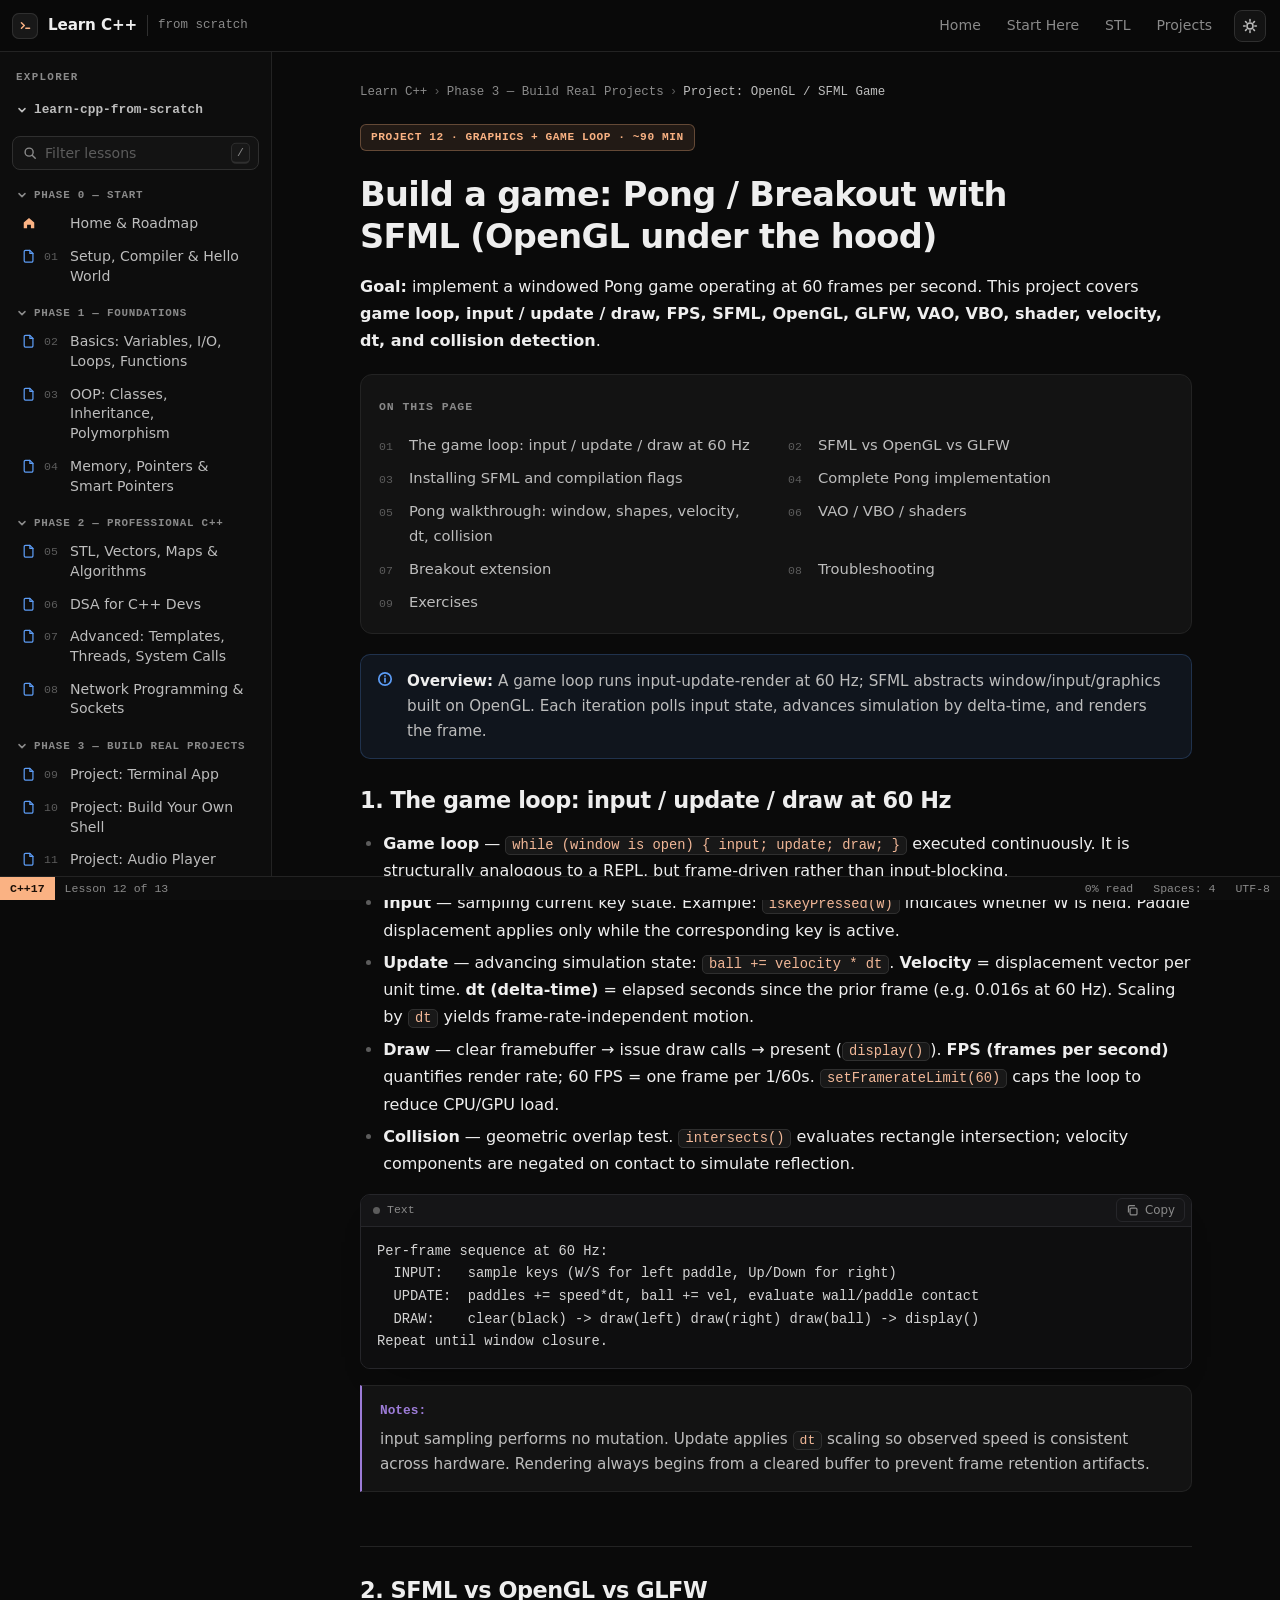
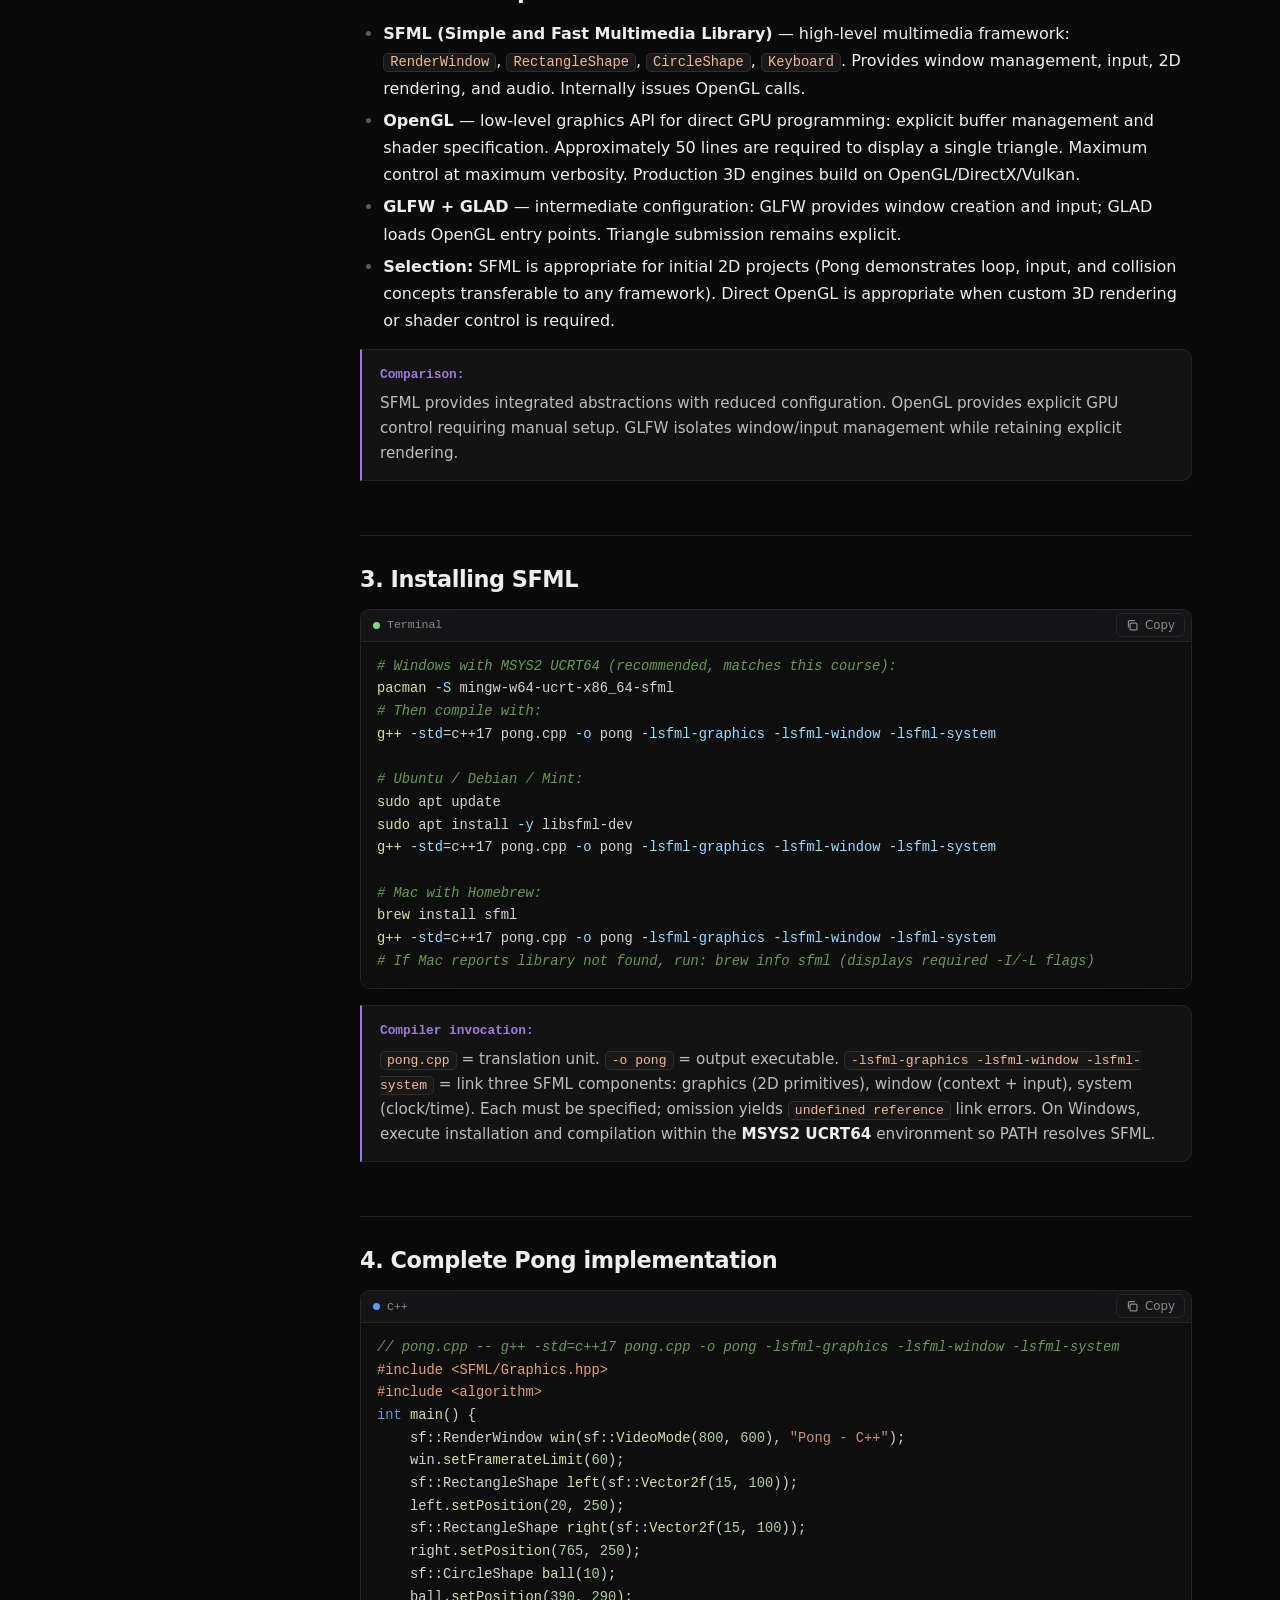
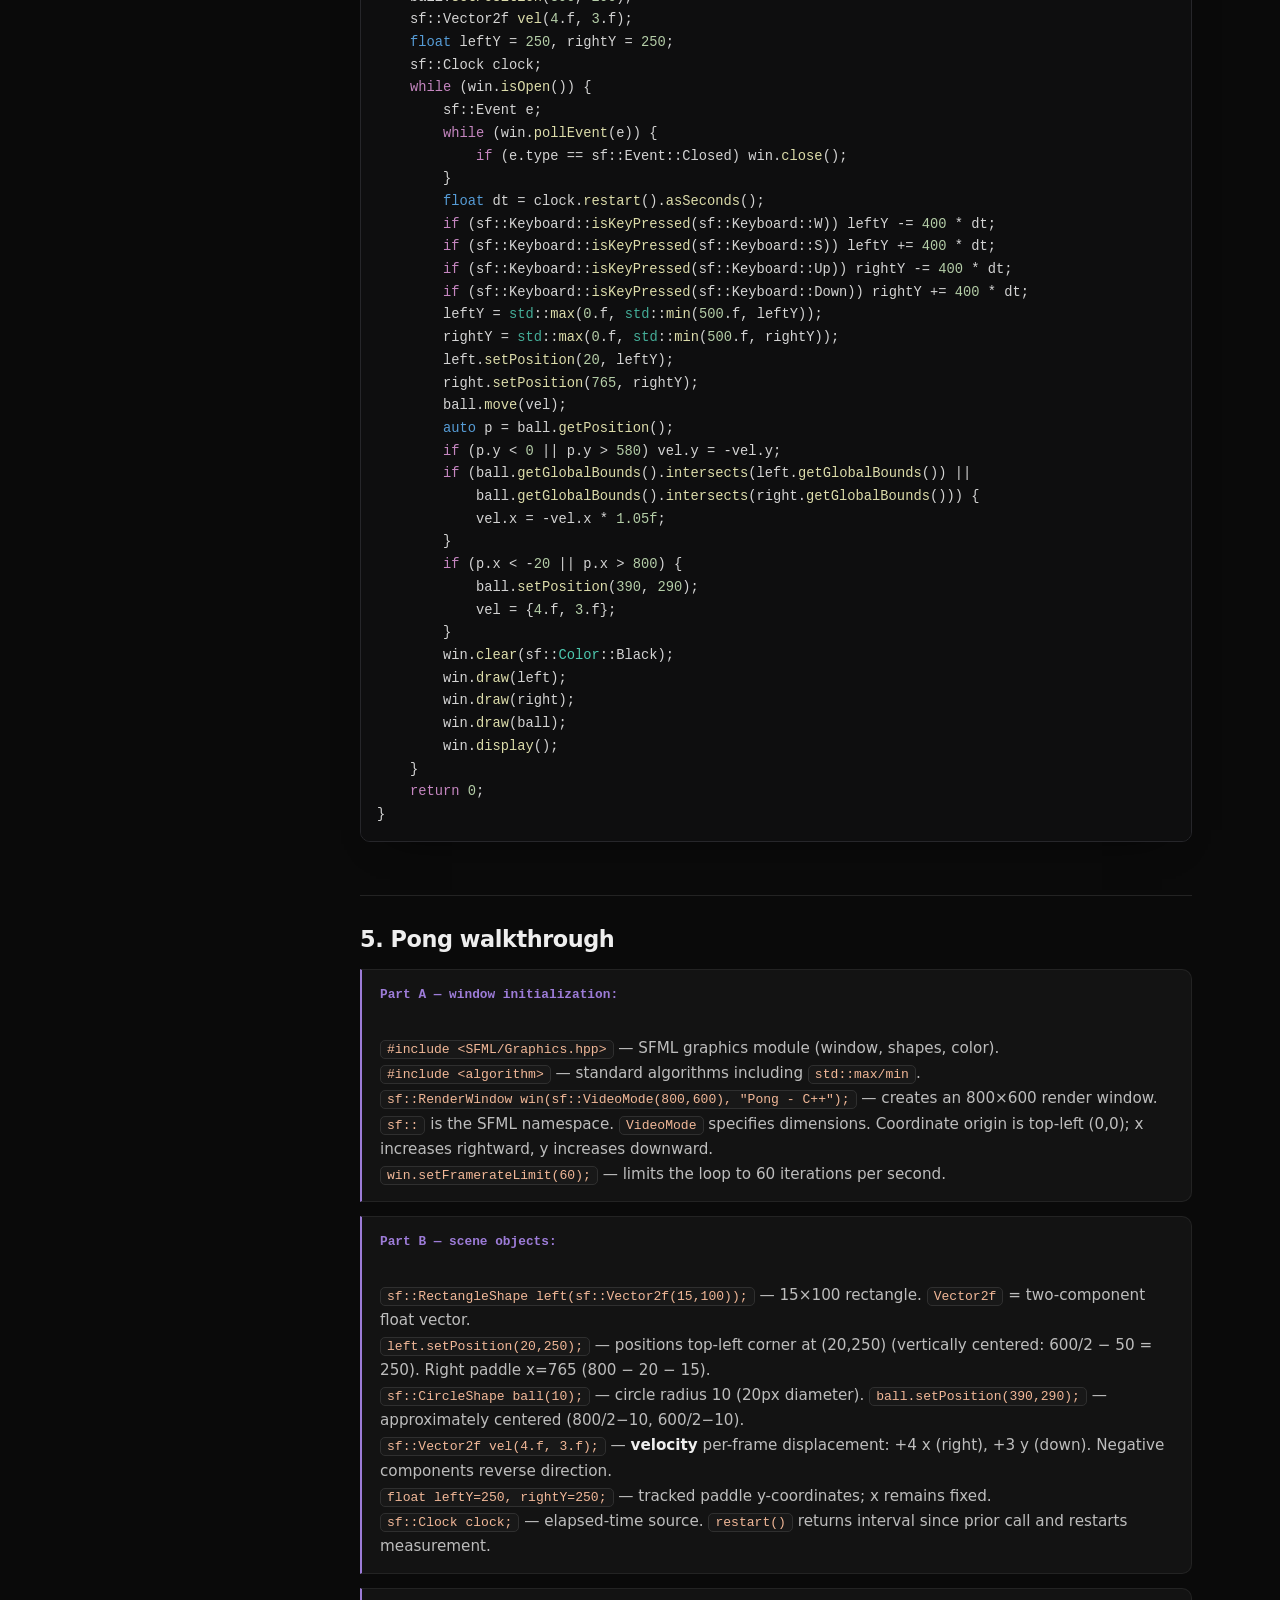
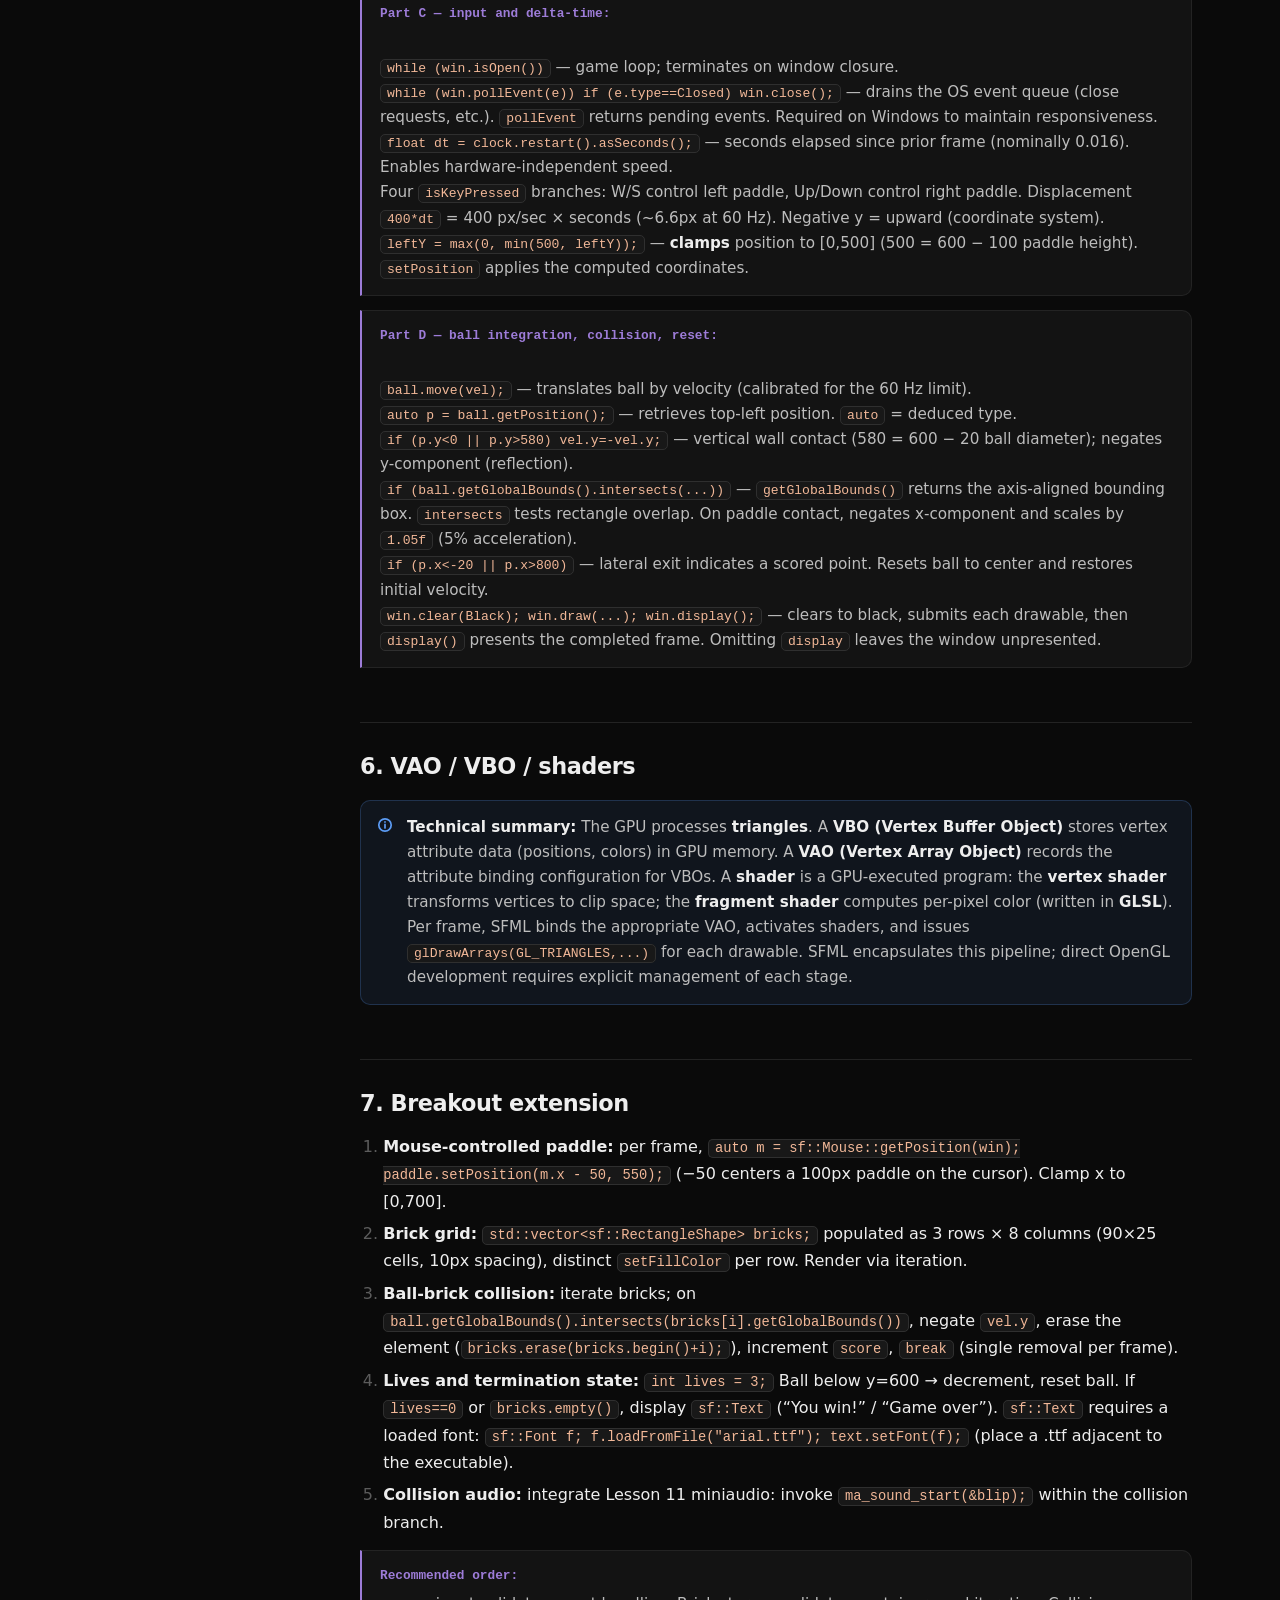
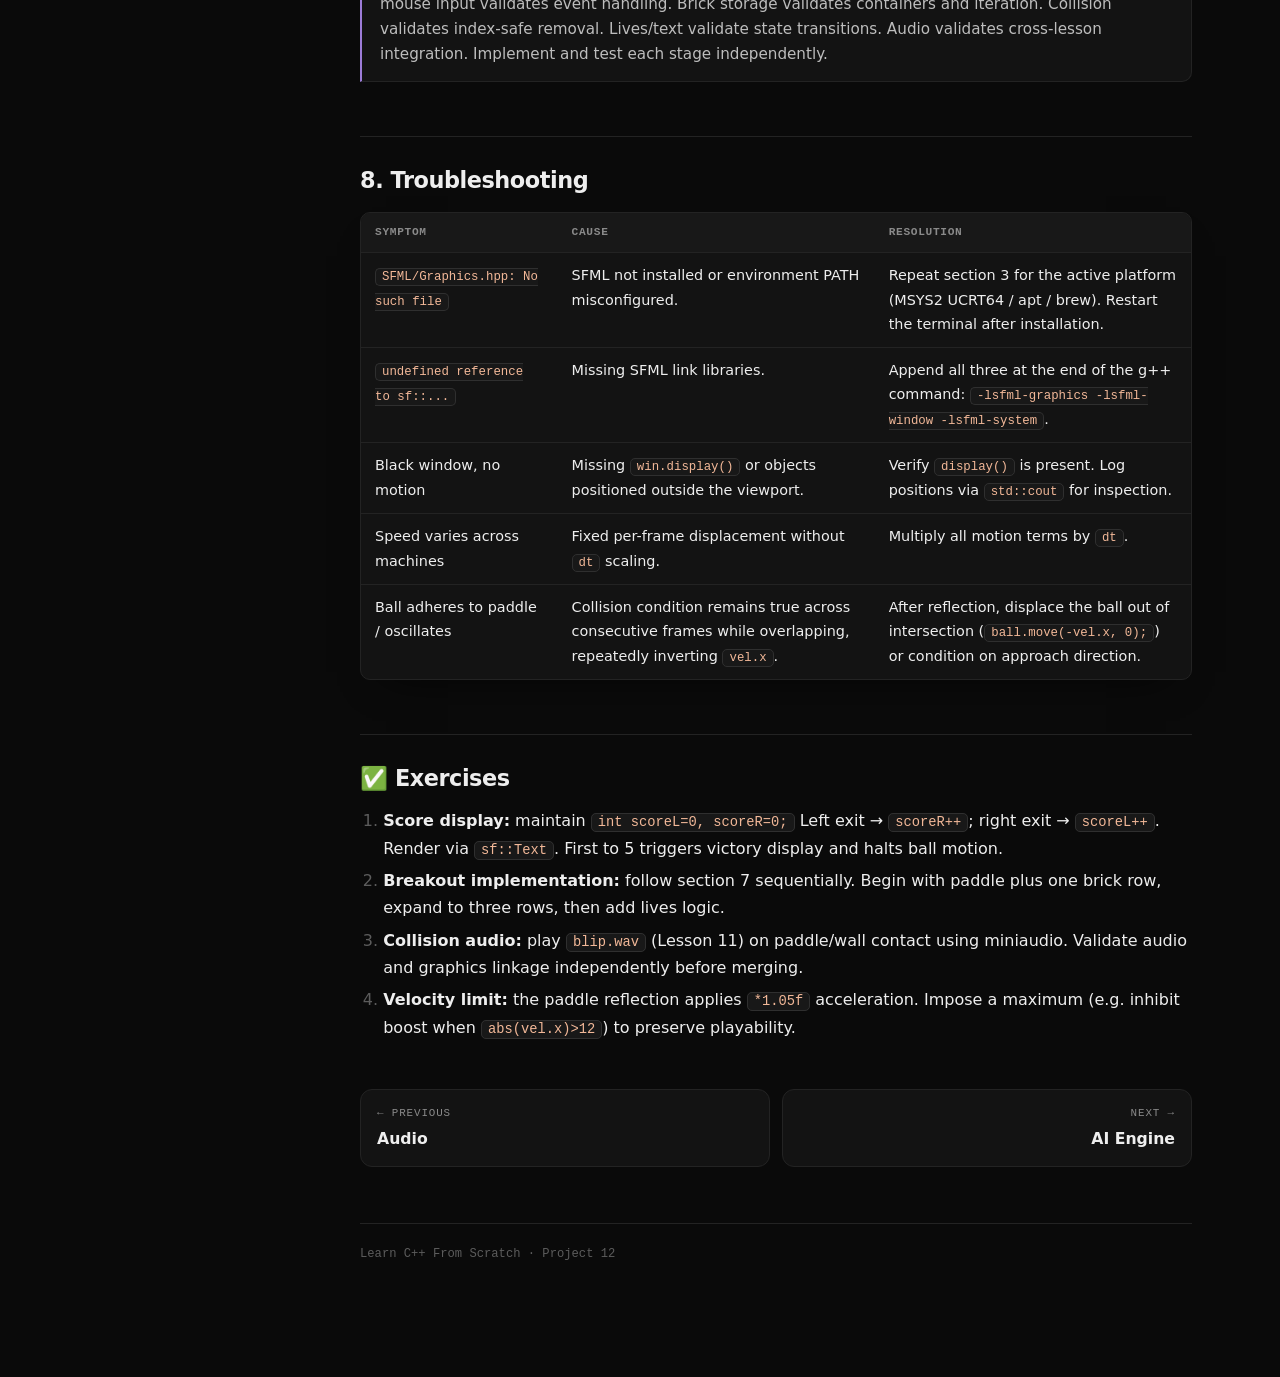
<file: 12-projects-opengl.html>
<!doctype html>
<html lang="en"><head><meta charset="utf-8"><meta name="viewport" content="width=device-width,initial-scale=1">
<title>12 · OpenGL / SFML Game — Learn C++</title><link rel="icon" href="favicon.svg" type="image/svg+xml">
<meta name="theme-color" content="#0a0a0a">
<script>try{document.documentElement.setAttribute('data-theme',localStorage.getItem('cpp-theme')==='light'?'light':'dark')}catch(e){}</script>
<link rel="stylesheet" href="style.css"></head>
<body><div class="progress" id="progress" aria-hidden="true"></div>
<header class="topbar">
<button class="menu-btn" type="button" aria-label="Show lessons" aria-expanded="false" aria-controls="sidebar" data-menu-btn><svg viewBox="0 0 16 16" fill="none" stroke="currentColor" stroke-width="1.6" stroke-linecap="round" aria-hidden="true"><path d="M2.5 4.5h11M2.5 8h11M2.5 11.5h11"/></svg></button>
<a class="brand" href="index.html"><span class="brand-mark"><svg viewBox="0 0 24 24" fill="none" stroke="currentColor" stroke-width="2.4" stroke-linecap="round" stroke-linejoin="round" aria-hidden="true"><path d="M5.5 7.5l4.5 4.5-4.5 4.5"/><path d="M12.5 16.5h6"/></svg></span><span class="brand-name">Learn C++</span><span class="brand-sub">from scratch</span></a>
<nav class="navlinks">
<a href="index.html">Home</a>
<a href="01-setup.html">Start Here</a>
<a class="nav-opt" href="05-stl.html">STL</a>
<a class="nav-opt" href="10-projects-shell.html">Projects</a>
<button class="iconbtn" type="button" data-theme-btn aria-label="Switch light and dark theme" title="Switch light and dark theme"><svg class="i-sun" viewBox="0 0 16 16" fill="none" stroke="currentColor" stroke-width="1.5" stroke-linecap="round" aria-hidden="true"><circle cx="8" cy="8" r="3"/><path d="M8 1.6v1.6M8 12.8v1.6M1.6 8h1.6M12.8 8h1.6M3.5 3.5l1.1 1.1M11.4 11.4l1.1 1.1M3.5 12.5l1.1-1.1M11.4 4.6l1.1-1.1"/></svg><svg class="i-moon" viewBox="0 0 16 16" fill="none" stroke="currentColor" stroke-width="1.5" stroke-linejoin="round" aria-hidden="true"><path d="M13.4 9.7A5.6 5.6 0 0 1 6.3 2.6a5.6 5.6 0 1 0 7.1 7.1z"/></svg></button>
</nav>
</header>
<div class="layout"><aside class="sidebar" id="sidebar" aria-label="Lessons">
<div class="side-title">Explorer</div>
<div class="side-root">learn-cpp-from-scratch</div>
<div class="search"><svg viewBox="0 0 16 16" width="14" height="14" fill="none" stroke="currentColor" stroke-width="1.6" stroke-linecap="round" aria-hidden="true"><circle cx="7" cy="7" r="4.6"/><path d="M10.5 10.5L14 14"/></svg><input id="search" type="text" placeholder="Filter lessons" autocomplete="off" spellcheck="false" aria-label="Filter lessons"><kbd>/</kbd></div>
<div class="tree">
<div class="tree-group">
<button class="tree-head" type="button" aria-expanded="true">Phase 0 — Start</button>
<div class="tree-items">
<a class="tree-item" href="index.html"><span class="ti-icon home"></span><span class="ti-num"></span><span class="ti-title">Home &amp; Roadmap</span></a>
<a class="tree-item" href="01-setup.html"><span class="ti-icon"></span><span class="ti-num">01</span><span class="ti-title">Setup, Compiler &amp; Hello World</span></a>
</div>
</div>
<div class="tree-group">
<button class="tree-head" type="button" aria-expanded="true">Phase 1 — Foundations</button>
<div class="tree-items">
<a class="tree-item" href="02-basics.html"><span class="ti-icon"></span><span class="ti-num">02</span><span class="ti-title">Basics: Variables, I/O, Loops, Functions</span></a>
<a class="tree-item" href="03-oop.html"><span class="ti-icon"></span><span class="ti-num">03</span><span class="ti-title">OOP: Classes, Inheritance, Polymorphism</span></a>
<a class="tree-item" href="04-memory.html"><span class="ti-icon"></span><span class="ti-num">04</span><span class="ti-title">Memory, Pointers &amp; Smart Pointers</span></a>
</div>
</div>
<div class="tree-group">
<button class="tree-head" type="button" aria-expanded="true">Phase 2 — Professional C++</button>
<div class="tree-items">
<a class="tree-item" href="05-stl.html"><span class="ti-icon"></span><span class="ti-num">05</span><span class="ti-title">STL, Vectors, Maps &amp; Algorithms</span></a>
<a class="tree-item" href="06-dsa.html"><span class="ti-icon"></span><span class="ti-num">06</span><span class="ti-title">DSA for C++ Devs</span></a>
<a class="tree-item" href="07-advanced.html"><span class="ti-icon"></span><span class="ti-num">07</span><span class="ti-title">Advanced: Templates, Threads, System Calls</span></a>
<a class="tree-item" href="08-networking.html"><span class="ti-icon"></span><span class="ti-num">08</span><span class="ti-title">Network Programming &amp; Sockets</span></a>
</div>
</div>
<div class="tree-group">
<button class="tree-head" type="button" aria-expanded="true">Phase 3 — Build Real Projects</button>
<div class="tree-items">
<a class="tree-item" href="09-projects-terminal.html"><span class="ti-icon"></span><span class="ti-num">09</span><span class="ti-title">Project: Terminal App</span></a>
<a class="tree-item" href="10-projects-shell.html"><span class="ti-icon"></span><span class="ti-num">10</span><span class="ti-title">Project: Build Your Own Shell</span></a>
<a class="tree-item" href="11-projects-audio.html"><span class="ti-icon"></span><span class="ti-num">11</span><span class="ti-title">Project: Audio Player</span></a>
<a class="tree-item" href="12-projects-opengl.html"><span class="ti-icon"></span><span class="ti-num">12</span><span class="ti-title">Project: OpenGL / SFML Game</span></a>
<a class="tree-item" href="13-projects-ai.html"><span class="ti-icon"></span><span class="ti-num">13</span><span class="ti-title">Project: AI Inference Engine</span></a>
</div>
</div>
</div>
</aside><main class="content">
<span class="badge">Project 12 · Graphics + game loop · ~90 min</span>
<h1>Build a game: Pong / Breakout with SFML (OpenGL under the hood)</h1>
<p><strong>Goal:</strong> implement a windowed Pong game operating at 60 frames per second. This project covers <strong>game loop, input / update / draw, FPS, SFML, OpenGL, GLFW, VAO, VBO, shader, velocity, dt, and collision detection</strong>.</p>

<div class="toc"><strong>On this page</strong><ol><li>The game loop: input / update / draw at 60 Hz</li><li>SFML vs OpenGL vs GLFW</li><li>Installing SFML and compilation flags</li><li>Complete Pong implementation</li><li>Pong walkthrough: window, shapes, velocity, dt, collision</li><li>VAO / VBO / shaders</li><li>Breakout extension</li><li>Troubleshooting</li><li>Exercises</li></ol></div>

<div class="callout"><strong>Overview:</strong> A game loop runs input-update-render at 60 Hz; SFML abstracts window/input/graphics built on OpenGL. Each iteration polls input state, advances simulation by delta-time, and renders the frame.</div>

<h2>1. The game loop: input / update / draw at 60 Hz</h2>
<ul>
<li><strong>Game loop</strong> — <code>while (window is open) { input; update; draw; }</code> executed continuously. It is structurally analogous to a REPL, but frame-driven rather than input-blocking.</li>
<li><strong>Input</strong> — sampling current key state. Example: <code>isKeyPressed(W)</code> indicates whether W is held. Paddle displacement applies only while the corresponding key is active.</li>
<li><strong>Update</strong> — advancing simulation state: <code>ball += velocity * dt</code>. <strong>Velocity</strong> = displacement vector per unit time. <strong>dt (delta-time)</strong> = elapsed seconds since the prior frame (e.g. 0.016s at 60 Hz). Scaling by <code>dt</code> yields frame-rate-independent motion.</li>
<li><strong>Draw</strong> — clear framebuffer → issue draw calls → present (<code>display()</code>). <strong>FPS (frames per second)</strong> quantifies render rate; 60 FPS = one frame per 1/60s. <code>setFramerateLimit(60)</code> caps the loop to reduce CPU/GPU load.</li>
<li><strong>Collision</strong> — geometric overlap test. <code>intersects()</code> evaluates rectangle intersection; velocity components are negated on contact to simulate reflection.</li>
</ul>
<pre><code>Per-frame sequence at 60 Hz:
  INPUT:   sample keys (W/S for left paddle, Up/Down for right)
  UPDATE:  paddles += speed*dt, ball += vel, evaluate wall/paddle contact
  DRAW:    clear(black) -&gt; draw(left) draw(right) draw(ball) -&gt; display()
Repeat until window closure.</code></pre>
<div class="explain"><strong>Notes:</strong> input sampling performs no mutation. Update applies <code>dt</code> scaling so observed speed is consistent across hardware. Rendering always begins from a cleared buffer to prevent frame retention artifacts.</div>

<h2>2. SFML vs OpenGL vs GLFW</h2>
<ul>
<li><strong>SFML (Simple and Fast Multimedia Library)</strong> — high-level multimedia framework: <code>RenderWindow</code>, <code>RectangleShape</code>, <code>CircleShape</code>, <code>Keyboard</code>. Provides window management, input, 2D rendering, and audio. Internally issues OpenGL calls.</li>
<li><strong>OpenGL</strong> — low-level graphics API for direct GPU programming: explicit buffer management and shader specification. Approximately 50 lines are required to display a single triangle. Maximum control at maximum verbosity. Production 3D engines build on OpenGL/DirectX/Vulkan.</li>
<li><strong>GLFW + GLAD</strong> — intermediate configuration: GLFW provides window creation and input; GLAD loads OpenGL entry points. Triangle submission remains explicit.</li>
<li><strong>Selection:</strong> SFML is appropriate for initial 2D projects (Pong demonstrates loop, input, and collision concepts transferable to any framework). Direct OpenGL is appropriate when custom 3D rendering or shader control is required.</li>
</ul>
<div class="explain"><strong>Comparison:</strong> SFML provides integrated abstractions with reduced configuration. OpenGL provides explicit GPU control requiring manual setup. GLFW isolates window/input management while retaining explicit rendering.</div>

<h2>3. Installing SFML</h2>
<pre><code># Windows with MSYS2 UCRT64 (recommended, matches this course):
pacman -S mingw-w64-ucrt-x86_64-sfml
# Then compile with:
g++ -std=c++17 pong.cpp -o pong -lsfml-graphics -lsfml-window -lsfml-system

# Ubuntu / Debian / Mint:
sudo apt update
sudo apt install -y libsfml-dev
g++ -std=c++17 pong.cpp -o pong -lsfml-graphics -lsfml-window -lsfml-system

# Mac with Homebrew:
brew install sfml
g++ -std=c++17 pong.cpp -o pong -lsfml-graphics -lsfml-window -lsfml-system
# If Mac reports library not found, run: brew info sfml (displays required -I/-L flags)</code></pre>
<div class="explain"><strong>Compiler invocation:</strong> <code>pong.cpp</code> = translation unit. <code>-o pong</code> = output executable. <code>-lsfml-graphics -lsfml-window -lsfml-system</code> = link three SFML components: graphics (2D primitives), window (context + input), system (clock/time). Each must be specified; omission yields <code>undefined reference</code> link errors. On Windows, execute installation and compilation within the <strong>MSYS2 UCRT64</strong> environment so PATH resolves SFML.</div>

<h2>4. Complete Pong implementation</h2>
<pre><code>// pong.cpp -- g++ -std=c++17 pong.cpp -o pong -lsfml-graphics -lsfml-window -lsfml-system
#include &lt;SFML/Graphics.hpp&gt;
#include &lt;algorithm&gt;
int main() {
    sf::RenderWindow win(sf::VideoMode(800, 600), "Pong - C++");
    win.setFramerateLimit(60);
    sf::RectangleShape left(sf::Vector2f(15, 100));
    left.setPosition(20, 250);
    sf::RectangleShape right(sf::Vector2f(15, 100));
    right.setPosition(765, 250);
    sf::CircleShape ball(10);
    ball.setPosition(390, 290);
    sf::Vector2f vel(4.f, 3.f);
    float leftY = 250, rightY = 250;
    sf::Clock clock;
    while (win.isOpen()) {
        sf::Event e;
        while (win.pollEvent(e)) {
            if (e.type == sf::Event::Closed) win.close();
        }
        float dt = clock.restart().asSeconds();
        if (sf::Keyboard::isKeyPressed(sf::Keyboard::W)) leftY -= 400 * dt;
        if (sf::Keyboard::isKeyPressed(sf::Keyboard::S)) leftY += 400 * dt;
        if (sf::Keyboard::isKeyPressed(sf::Keyboard::Up)) rightY -= 400 * dt;
        if (sf::Keyboard::isKeyPressed(sf::Keyboard::Down)) rightY += 400 * dt;
        leftY = std::max(0.f, std::min(500.f, leftY));
        rightY = std::max(0.f, std::min(500.f, rightY));
        left.setPosition(20, leftY);
        right.setPosition(765, rightY);
        ball.move(vel);
        auto p = ball.getPosition();
        if (p.y &lt; 0 || p.y &gt; 580) vel.y = -vel.y;
        if (ball.getGlobalBounds().intersects(left.getGlobalBounds()) ||
            ball.getGlobalBounds().intersects(right.getGlobalBounds())) {
            vel.x = -vel.x * 1.05f;
        }
        if (p.x &lt; -20 || p.x &gt; 800) {
            ball.setPosition(390, 290);
            vel = {4.f, 3.f};
        }
        win.clear(sf::Color::Black);
        win.draw(left);
        win.draw(right);
        win.draw(ball);
        win.display();
    }
    return 0;
}</code></pre>

<h2>5. Pong walkthrough</h2>
<div class="explain"><strong>Part A — window initialization:</strong><br>
<code>#include &lt;SFML/Graphics.hpp&gt;</code> — SFML graphics module (window, shapes, color).<br>
<code>#include &lt;algorithm&gt;</code> — standard algorithms including <code>std::max/min</code>.<br>
<code>sf::RenderWindow win(sf::VideoMode(800,600), "Pong - C++");</code> — creates an 800×600 render window. <code>sf::</code> is the SFML namespace. <code>VideoMode</code> specifies dimensions. Coordinate origin is top-left (0,0); x increases rightward, y increases downward.<br>
<code>win.setFramerateLimit(60);</code> — limits the loop to 60 iterations per second.</div>
<div class="explain"><strong>Part B — scene objects:</strong><br>
<code>sf::RectangleShape left(sf::Vector2f(15,100));</code> — 15×100 rectangle. <code>Vector2f</code> = two-component float vector.<br>
<code>left.setPosition(20,250);</code> — positions top-left corner at (20,250) (vertically centered: 600/2 − 50 = 250). Right paddle x=765 (800 − 20 − 15).<br>
<code>sf::CircleShape ball(10);</code> — circle radius 10 (20px diameter). <code>ball.setPosition(390,290);</code> — approximately centered (800/2−10, 600/2−10).<br>
<code>sf::Vector2f vel(4.f, 3.f);</code> — <strong>velocity</strong> per-frame displacement: +4 x (right), +3 y (down). Negative components reverse direction.<br>
<code>float leftY=250, rightY=250;</code> — tracked paddle y-coordinates; x remains fixed.<br>
<code>sf::Clock clock;</code> — elapsed-time source. <code>restart()</code> returns interval since prior call and restarts measurement.</div>
<div class="explain"><strong>Part C — input and delta-time:</strong><br>
<code>while (win.isOpen())</code> — game loop; terminates on window closure.<br>
<code>while (win.pollEvent(e)) if (e.type==Closed) win.close();</code> — drains the OS event queue (close requests, etc.). <code>pollEvent</code> returns pending events. Required on Windows to maintain responsiveness.<br>
<code>float dt = clock.restart().asSeconds();</code> — seconds elapsed since prior frame (nominally 0.016). Enables hardware-independent speed.<br>
Four <code>isKeyPressed</code> branches: W/S control left paddle, Up/Down control right paddle. Displacement <code>400*dt</code> = 400 px/sec × seconds (~6.6px at 60 Hz). Negative y = upward (coordinate system).<br>
<code>leftY = max(0, min(500, leftY));</code> — <strong>clamps</strong> position to [0,500] (500 = 600 − 100 paddle height).<br>
<code>setPosition</code> applies the computed coordinates.</div>
<div class="explain"><strong>Part D — ball integration, collision, reset:</strong><br>
<code>ball.move(vel);</code> — translates ball by velocity (calibrated for the 60 Hz limit).<br>
<code>auto p = ball.getPosition();</code> — retrieves top-left position. <code>auto</code> = deduced type.<br>
<code>if (p.y&lt;0 || p.y&gt;580) vel.y=-vel.y;</code> — vertical wall contact (580 = 600 − 20 ball diameter); negates y-component (reflection).<br>
<code>if (ball.getGlobalBounds().intersects(...))</code> — <code>getGlobalBounds()</code> returns the axis-aligned bounding box. <code>intersects</code> tests rectangle overlap. On paddle contact, negates x-component and scales by <code>1.05f</code> (5% acceleration).<br>
<code>if (p.x&lt;-20 || p.x&gt;800)</code> — lateral exit indicates a scored point. Resets ball to center and restores initial velocity.<br>
<code>win.clear(Black); win.draw(...); win.display();</code> — clears to black, submits each drawable, then <code>display()</code> presents the completed frame. Omitting <code>display</code> leaves the window unpresented.</div>

<h2>6. VAO / VBO / shaders</h2>
<div class="callout"><strong>Technical summary:</strong> The GPU processes <strong>triangles</strong>. A <strong>VBO (Vertex Buffer Object)</strong> stores vertex attribute data (positions, colors) in GPU memory. A <strong>VAO (Vertex Array Object)</strong> records the attribute binding configuration for VBOs. A <strong>shader</strong> is a GPU-executed program: the <strong>vertex shader</strong> transforms vertices to clip space; the <strong>fragment shader</strong> computes per-pixel color (written in <strong>GLSL</strong>). Per frame, SFML binds the appropriate VAO, activates shaders, and issues <code>glDrawArrays(GL_TRIANGLES,...)</code> for each drawable. SFML encapsulates this pipeline; direct OpenGL development requires explicit management of each stage.</div>

<h2>7. Breakout extension</h2>
<ol>
<li><strong>Mouse-controlled paddle:</strong> per frame, <code>auto m = sf::Mouse::getPosition(win); paddle.setPosition(m.x - 50, 550);</code> (−50 centers a 100px paddle on the cursor). Clamp x to [0,700].</li>
<li><strong>Brick grid:</strong> <code>std::vector&lt;sf::RectangleShape&gt; bricks;</code> populated as 3 rows × 8 columns (90×25 cells, 10px spacing), distinct <code>setFillColor</code> per row. Render via iteration.</li>
<li><strong>Ball-brick collision:</strong> iterate bricks; on <code>ball.getGlobalBounds().intersects(bricks[i].getGlobalBounds())</code>, negate <code>vel.y</code>, erase the element (<code>bricks.erase(bricks.begin()+i);</code>), increment <code>score</code>, <code>break</code> (single removal per frame).</li>
<li><strong>Lives and termination state:</strong> <code>int lives = 3;</code> Ball below y=600 → decrement, reset ball. If <code>lives==0</code> or <code>bricks.empty()</code>, display <code>sf::Text</code> (“You win!” / “Game over”). <code>sf::Text</code> requires a loaded font: <code>sf::Font f; f.loadFromFile("arial.ttf"); text.setFont(f);</code> (place a .ttf adjacent to the executable).</li>
<li><strong>Collision audio:</strong> integrate Lesson 11 miniaudio: invoke <code>ma_sound_start(&amp;blip);</code> within the collision branch.</li>
</ol>
<div class="explain"><strong>Recommended order:</strong> mouse input validates event handling. Brick storage validates containers and iteration. Collision validates index-safe removal. Lives/text validate state transitions. Audio validates cross-lesson integration. Implement and test each stage independently.</div>

<h2>8. Troubleshooting</h2>
<table><tr><th>Symptom</th><th>Cause</th><th>Resolution</th></tr>
<tr><td><code>SFML/Graphics.hpp: No such file</code></td><td>SFML not installed or environment PATH misconfigured.</td><td>Repeat section 3 for the active platform (MSYS2 UCRT64 / apt / brew). Restart the terminal after installation.</td></tr>
<tr><td><code>undefined reference to sf::...</code></td><td>Missing SFML link libraries.</td><td>Append all three at the end of the g++ command: <code>-lsfml-graphics -lsfml-window -lsfml-system</code>.</td></tr>
<tr><td>Black window, no motion</td><td>Missing <code>win.display()</code> or objects positioned outside the viewport.</td><td>Verify <code>display()</code> is present. Log positions via <code>std::cout</code> for inspection.</td></tr>
<tr><td>Speed varies across machines</td><td>Fixed per-frame displacement without <code>dt</code> scaling.</td><td>Multiply all motion terms by <code>dt</code>.</td></tr>
<tr><td>Ball adheres to paddle / oscillates</td><td>Collision condition remains true across consecutive frames while overlapping, repeatedly inverting <code>vel.x</code>.</td><td>After reflection, displace the ball out of intersection (<code>ball.move(-vel.x, 0);</code>) or condition on approach direction.</td></tr>
</table>

<h2>✅ Exercises</h2>
<ol>
<li><strong>Score display:</strong> maintain <code>int scoreL=0, scoreR=0;</code> Left exit → <code>scoreR++</code>; right exit → <code>scoreL++</code>. Render via <code>sf::Text</code>. First to 5 triggers victory display and halts ball motion.</li>
<li><strong>Breakout implementation:</strong> follow section 7 sequentially. Begin with paddle plus one brick row, expand to three rows, then add lives logic.</li>
<li><strong>Collision audio:</strong> play <code>blip.wav</code> (Lesson 11) on paddle/wall contact using miniaudio. Validate audio and graphics linkage independently before merging.</li>
<li><strong>Velocity limit:</strong> the paddle reflection applies <code>*1.05f</code> acceleration. Impose a maximum (e.g. inhibit boost when <code>abs(vel.x)&gt;12</code>) to preserve playability.</li>
</ol>

<div class="pager"><a class="btn ghost" href="11-projects-audio.html">← Audio</a><a class="btn" href="13-projects-ai.html">Next: AI Engine →</a></div>
<footer>Learn C++ From Scratch · Project 12</footer>
</main></div><script src="script.js"></script></body></html>
</file>
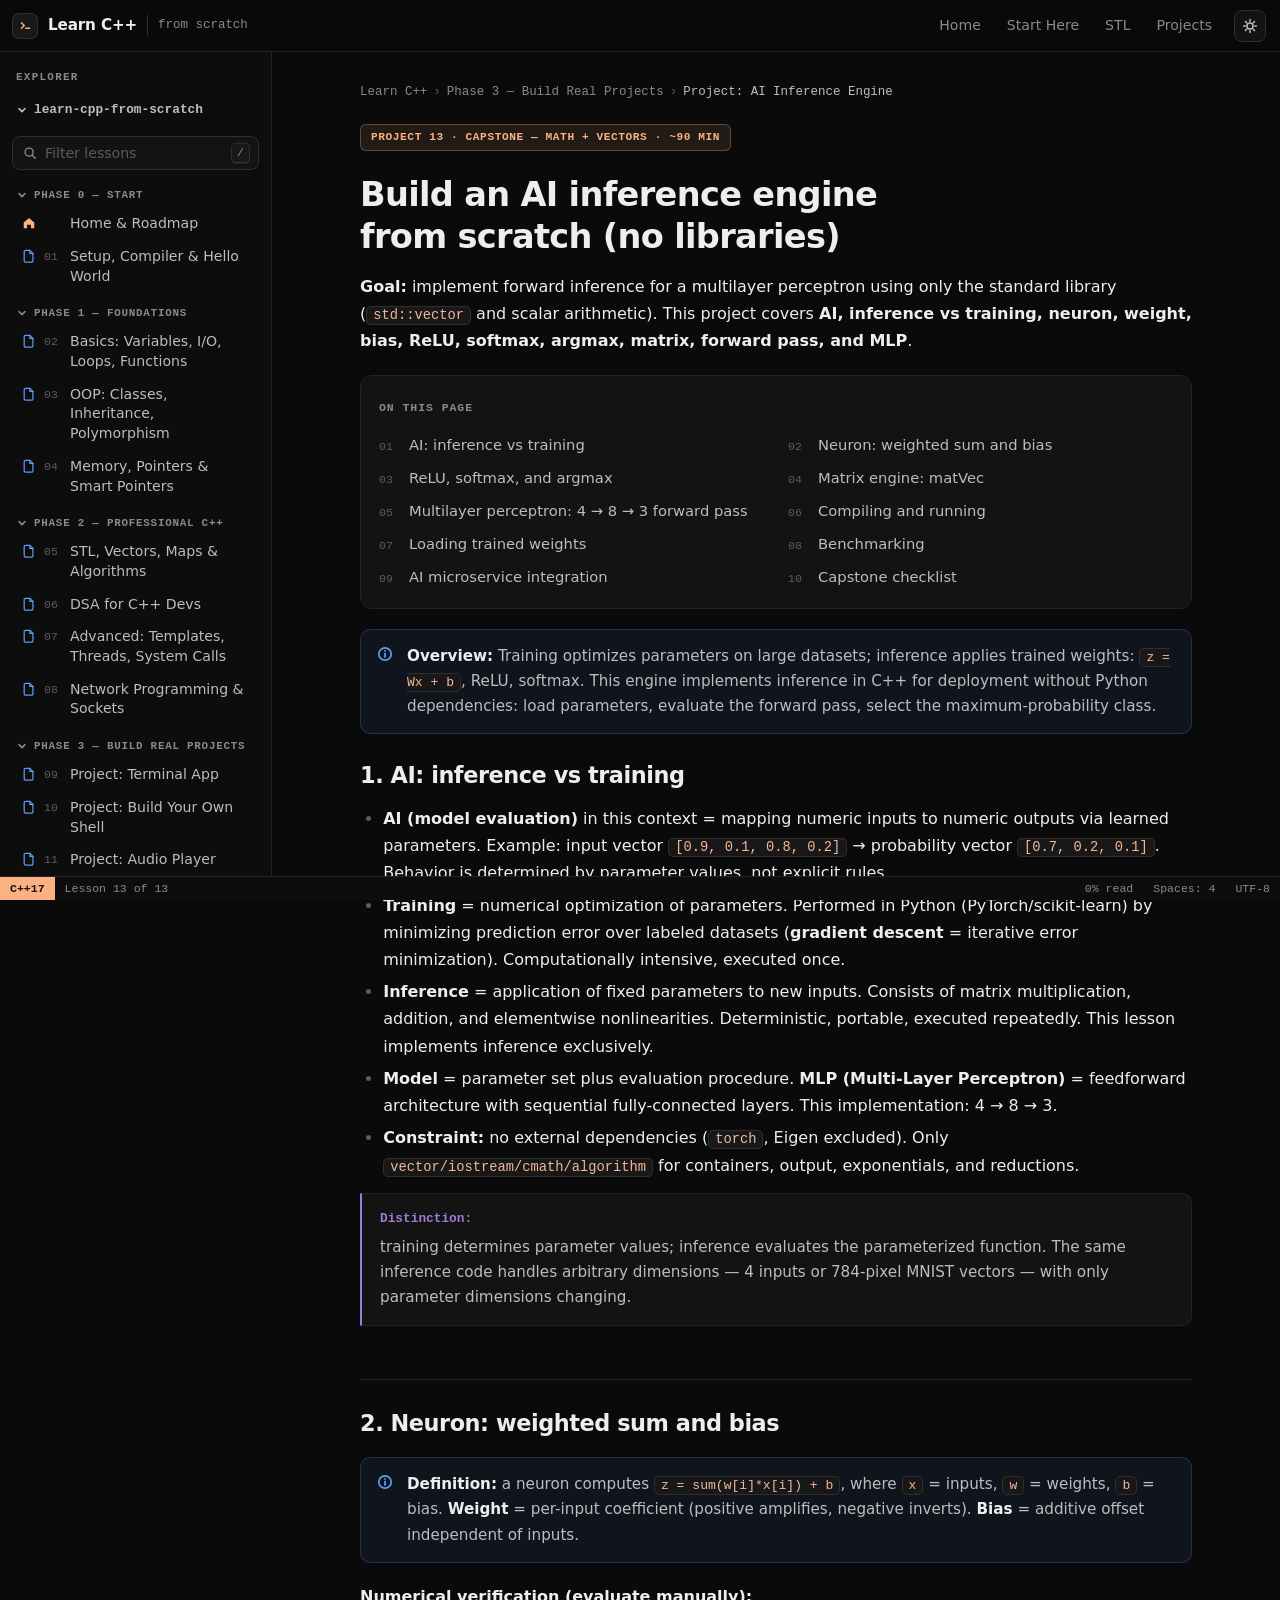
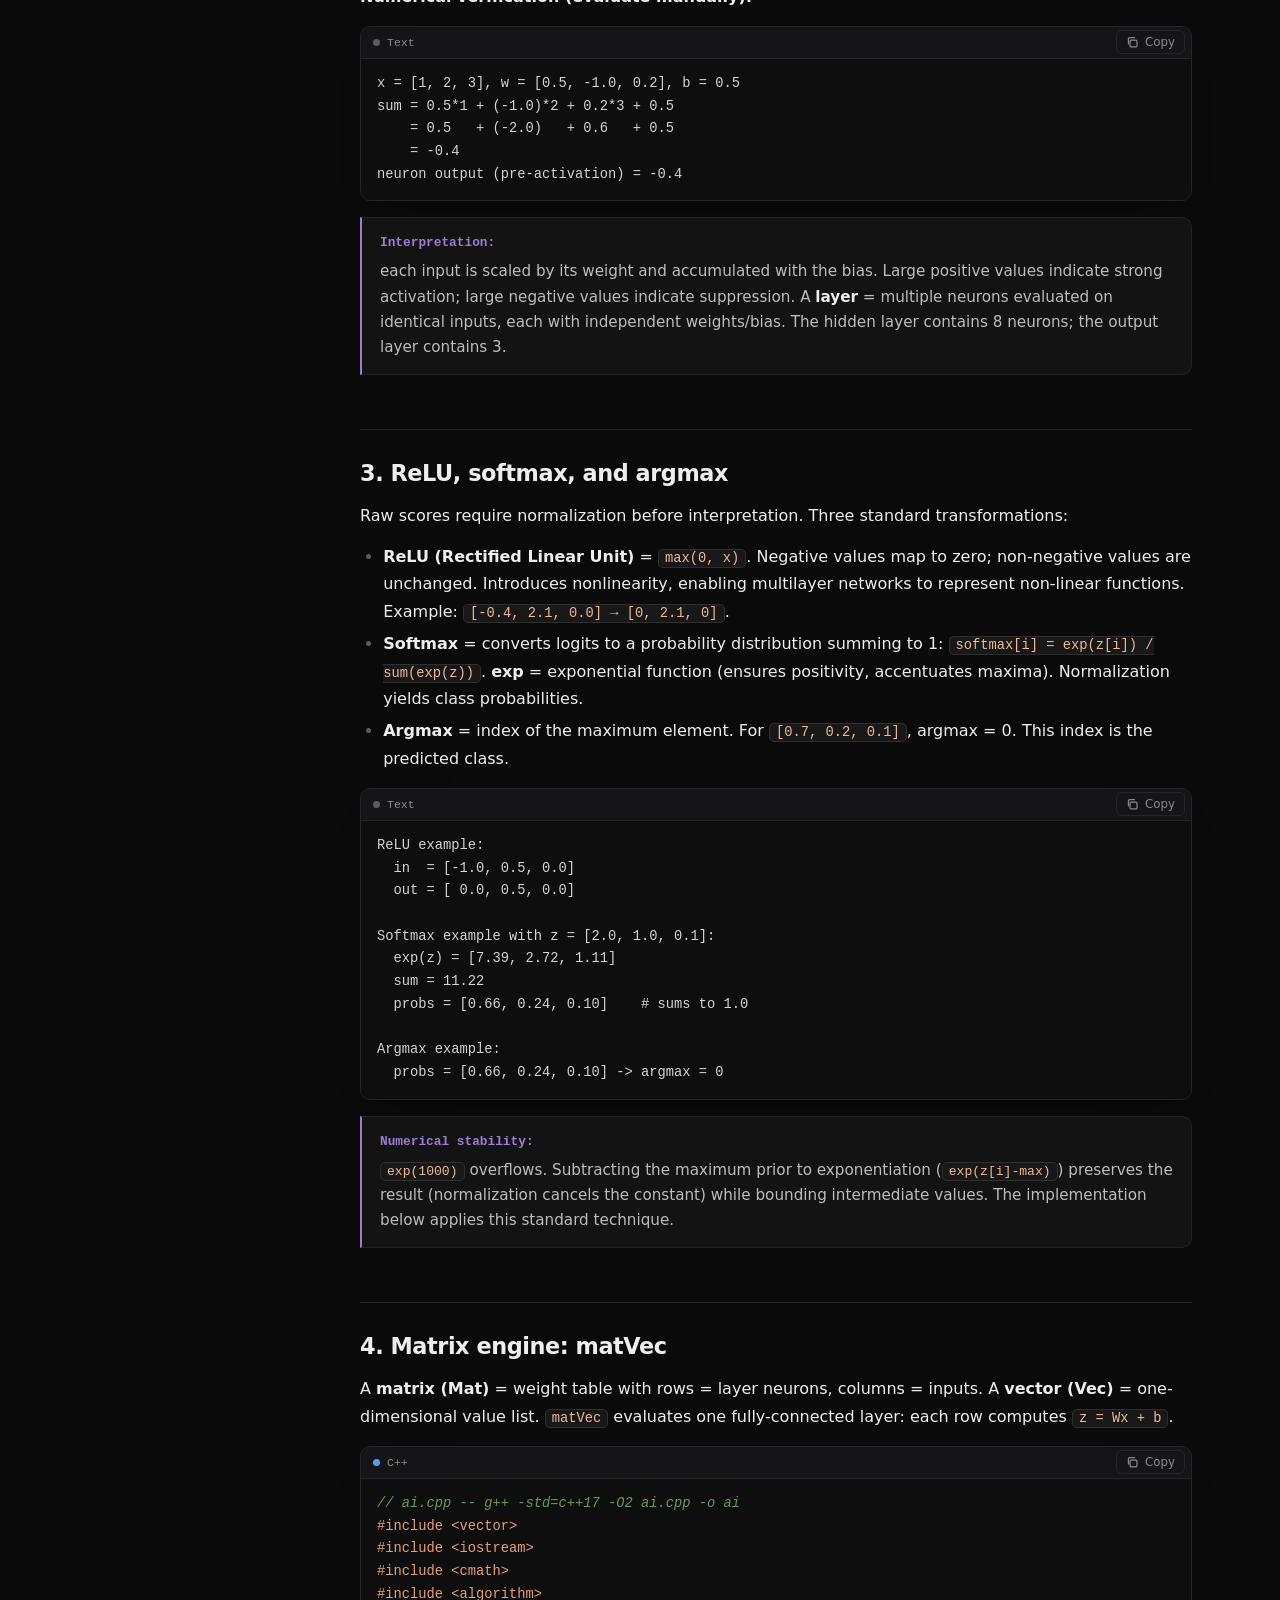
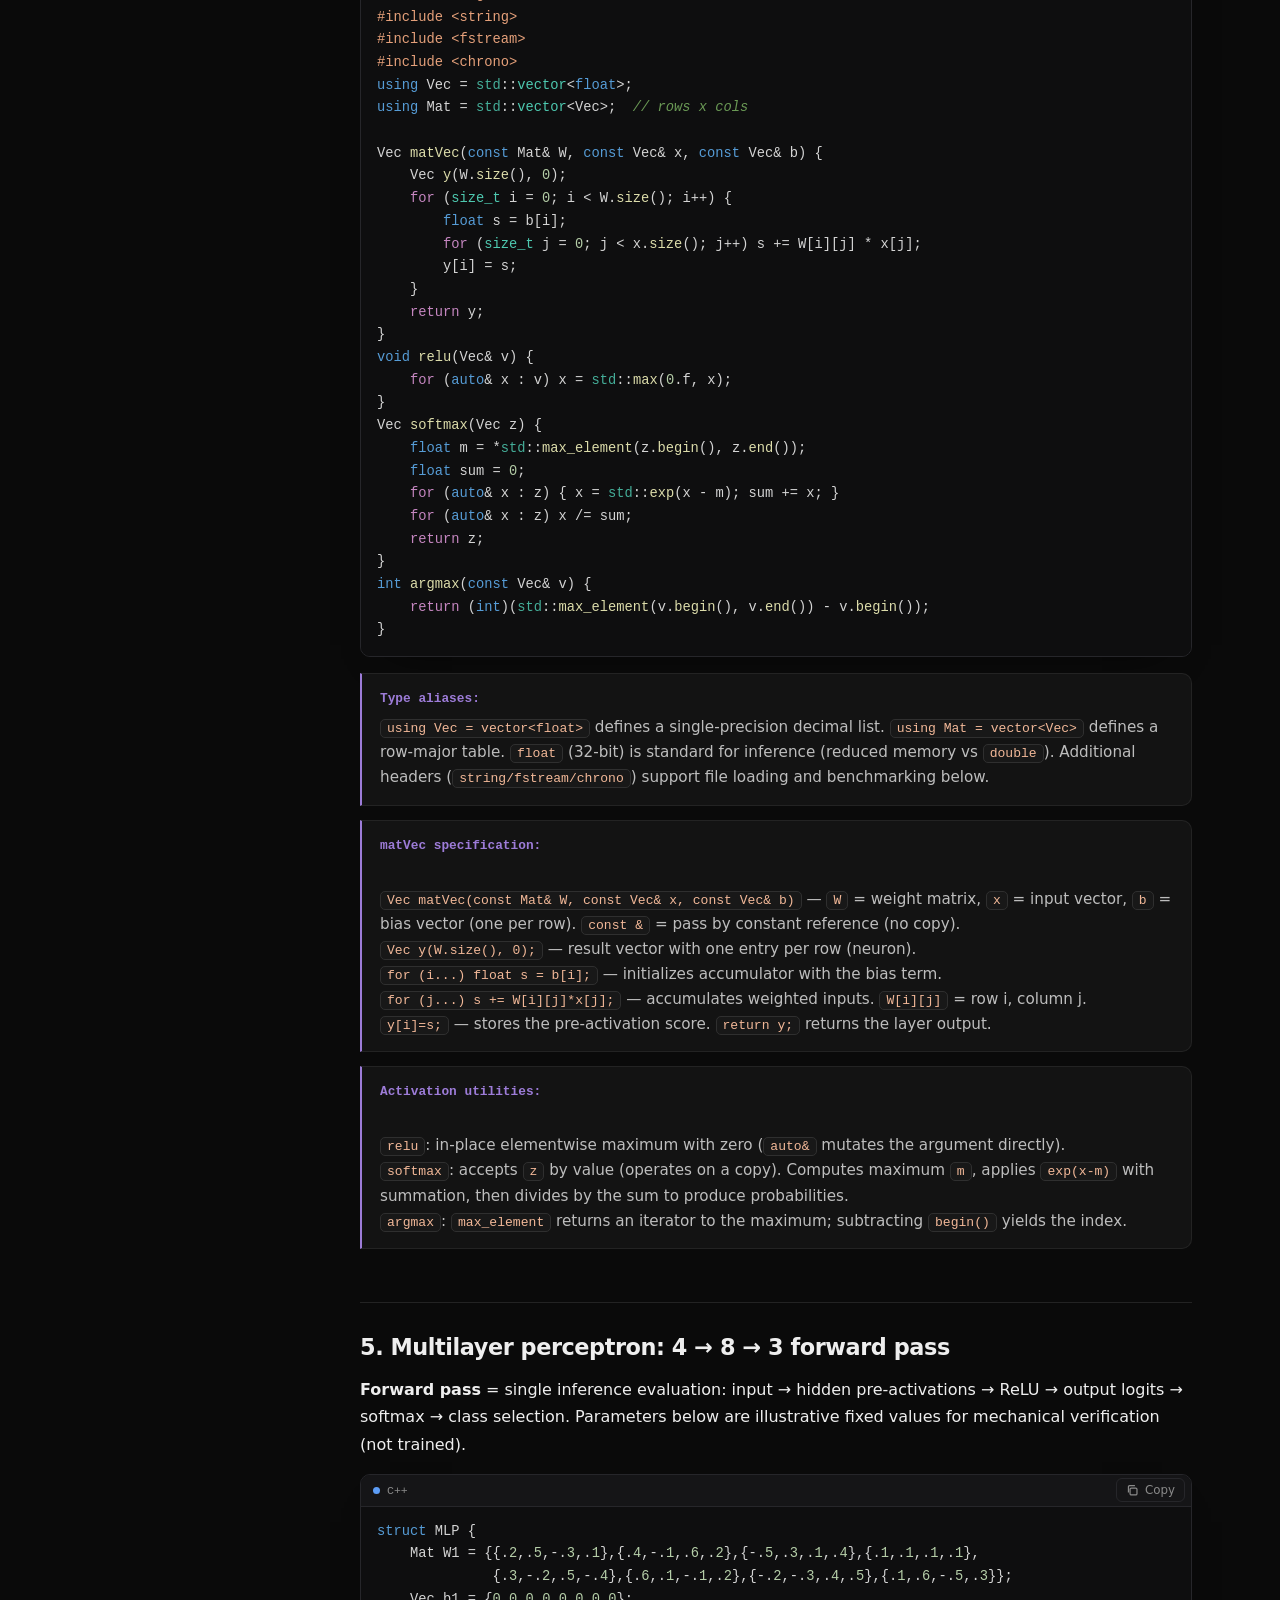
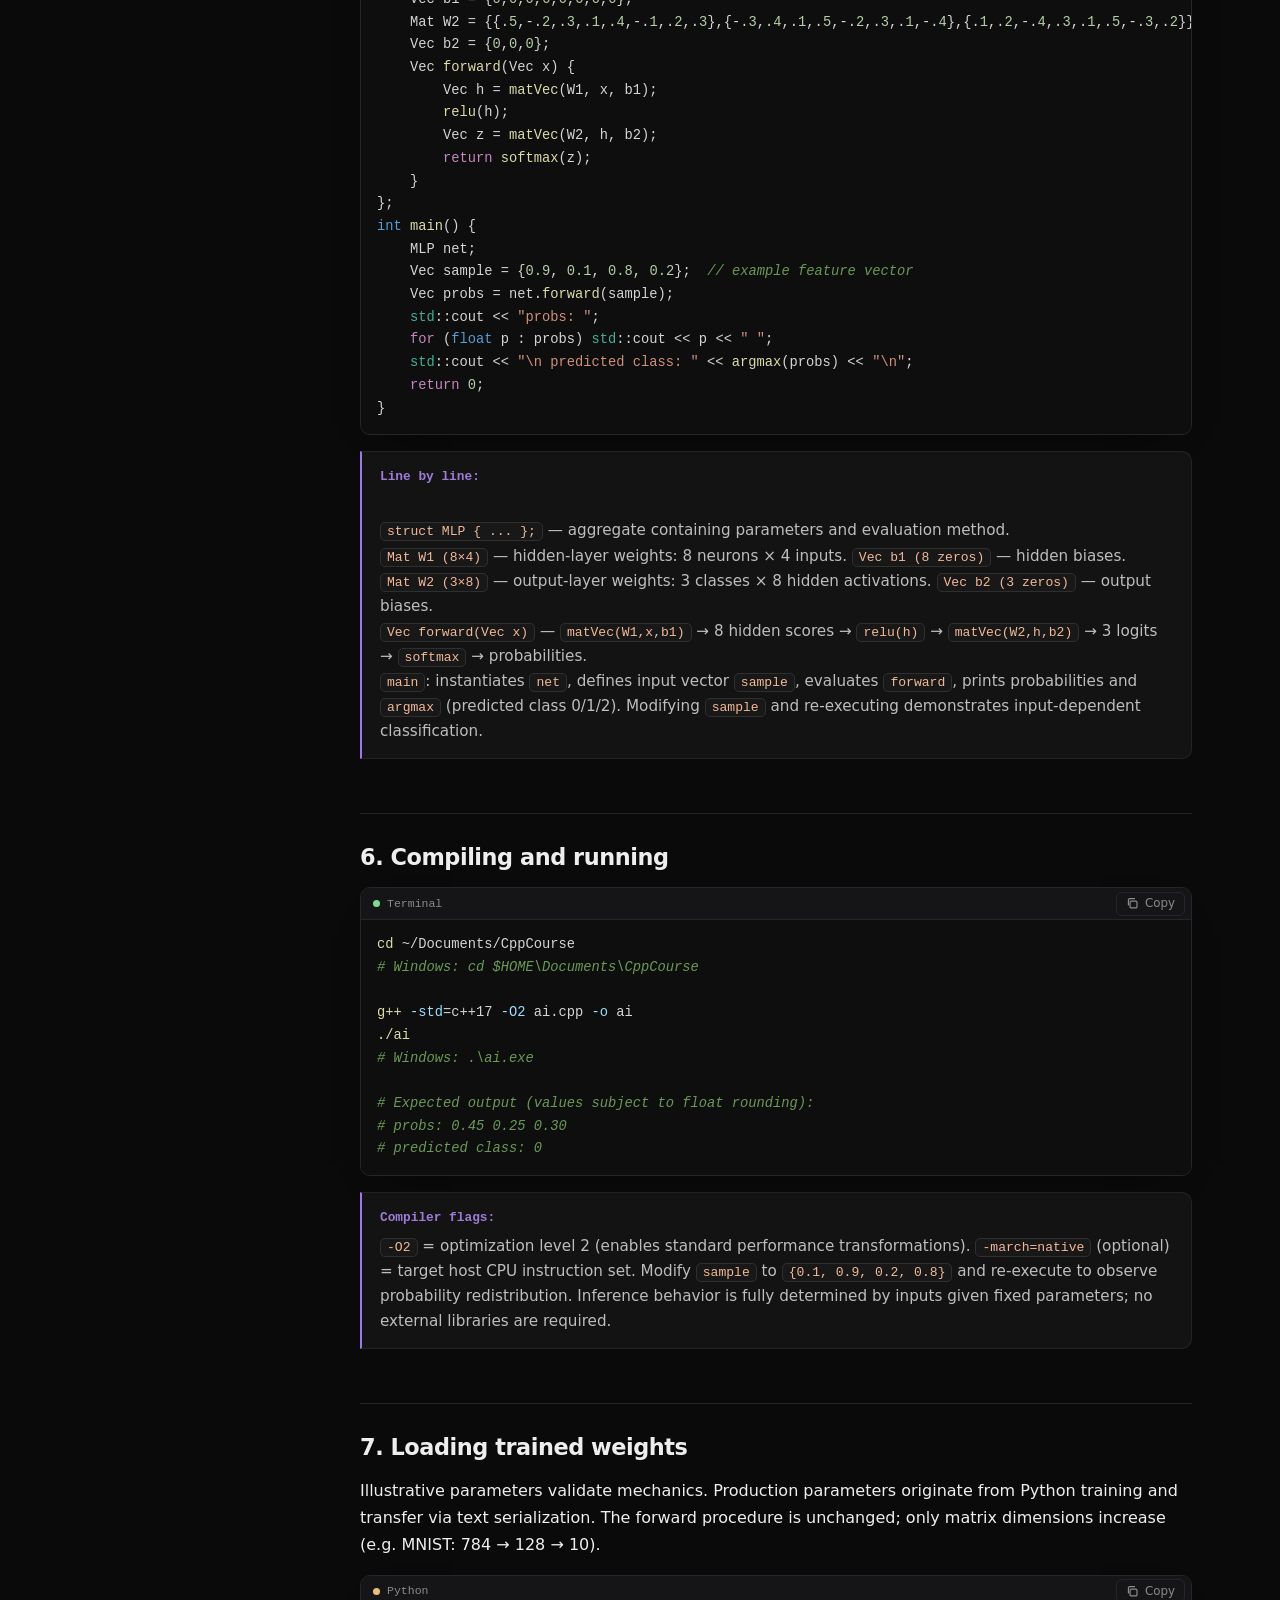
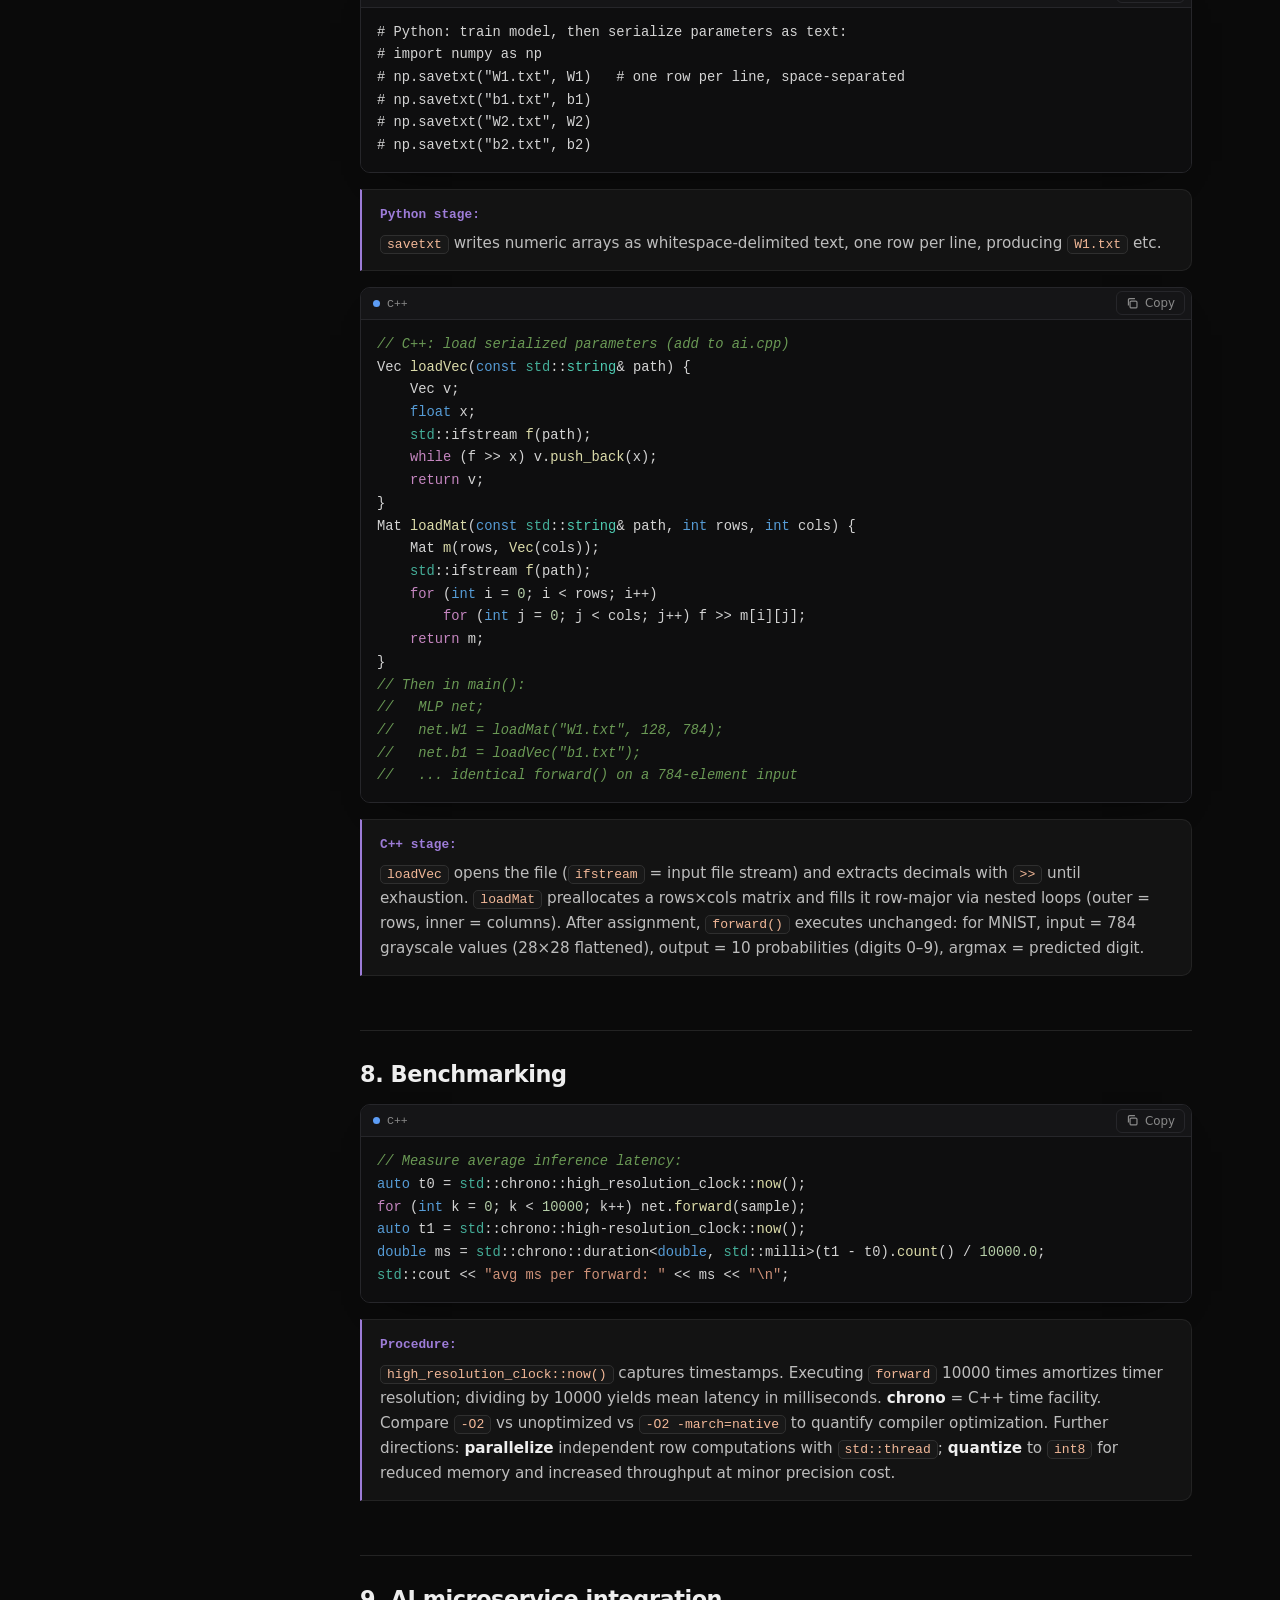
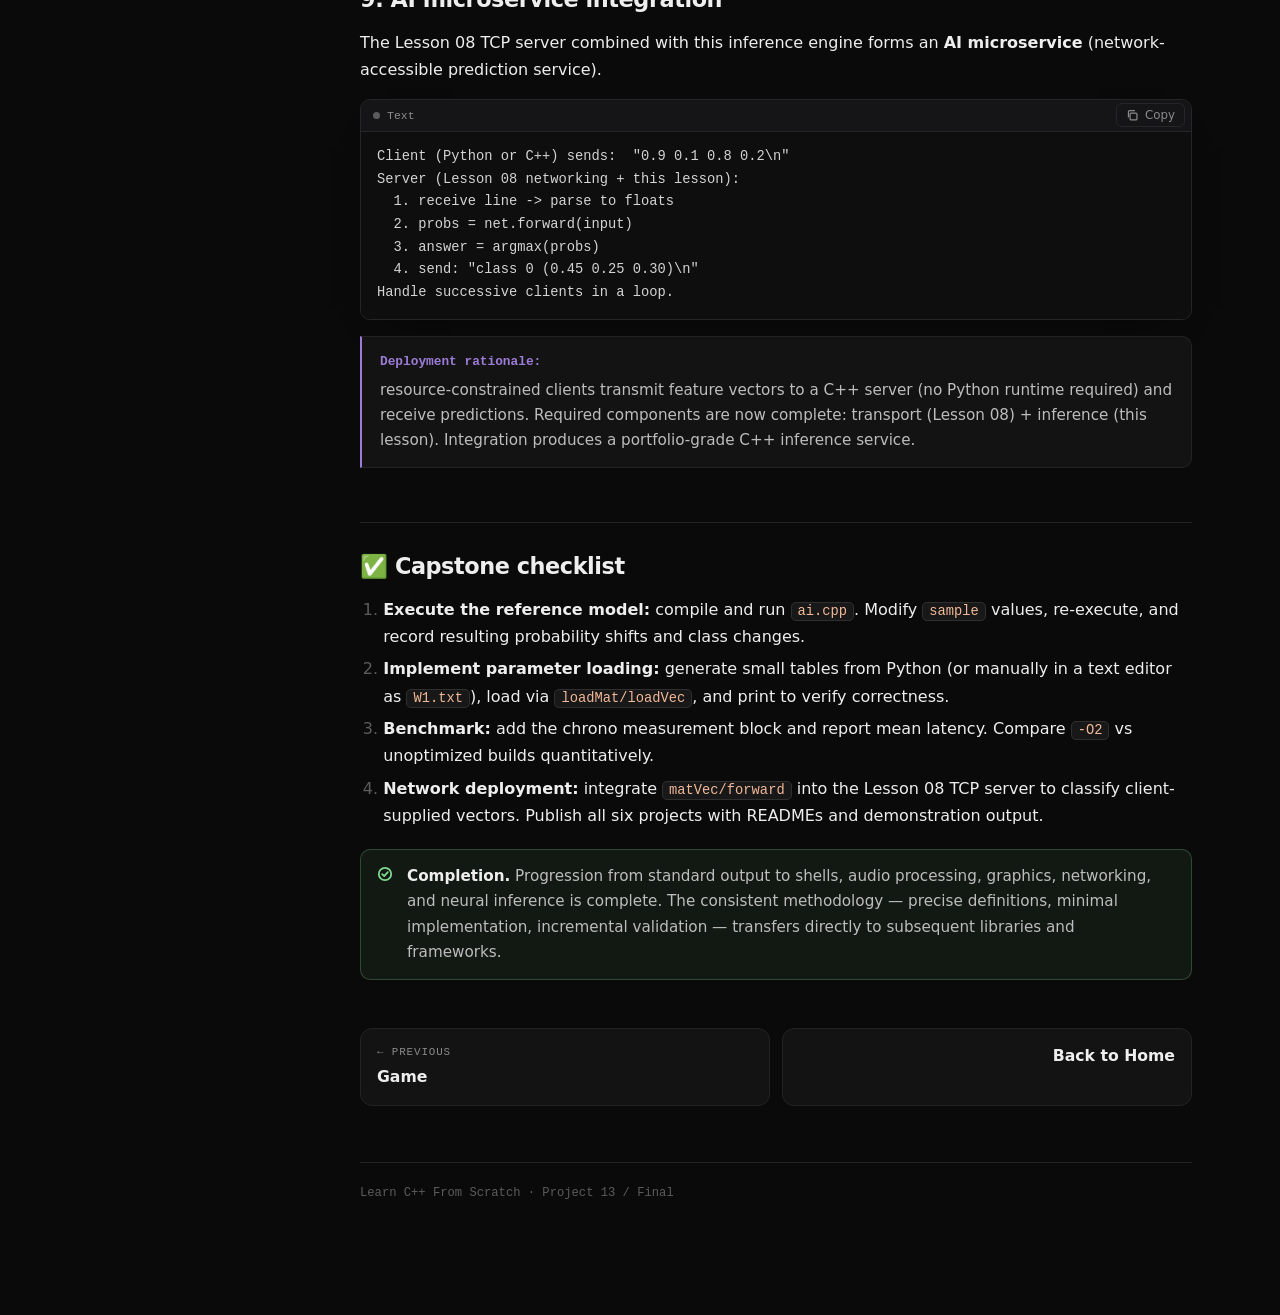
<file: 13-projects-ai.html>
<!doctype html>
<html lang="en"><head><meta charset="utf-8"><meta name="viewport" content="width=device-width,initial-scale=1">
<title>13 · AI Inference Engine — Learn C++</title><link rel="icon" href="favicon.svg" type="image/svg+xml">
<meta name="theme-color" content="#0a0a0a">
<script>try{document.documentElement.setAttribute('data-theme',localStorage.getItem('cpp-theme')==='light'?'light':'dark')}catch(e){}</script>
<link rel="stylesheet" href="style.css"></head>
<body><div class="progress" id="progress" aria-hidden="true"></div>
<header class="topbar">
<button class="menu-btn" type="button" aria-label="Show lessons" aria-expanded="false" aria-controls="sidebar" data-menu-btn><svg viewBox="0 0 16 16" fill="none" stroke="currentColor" stroke-width="1.6" stroke-linecap="round" aria-hidden="true"><path d="M2.5 4.5h11M2.5 8h11M2.5 11.5h11"/></svg></button>
<a class="brand" href="index.html"><span class="brand-mark"><svg viewBox="0 0 24 24" fill="none" stroke="currentColor" stroke-width="2.4" stroke-linecap="round" stroke-linejoin="round" aria-hidden="true"><path d="M5.5 7.5l4.5 4.5-4.5 4.5"/><path d="M12.5 16.5h6"/></svg></span><span class="brand-name">Learn C++</span><span class="brand-sub">from scratch</span></a>
<nav class="navlinks">
<a href="index.html">Home</a>
<a href="01-setup.html">Start Here</a>
<a class="nav-opt" href="05-stl.html">STL</a>
<a class="nav-opt" href="10-projects-shell.html">Projects</a>
<button class="iconbtn" type="button" data-theme-btn aria-label="Switch light and dark theme" title="Switch light and dark theme"><svg class="i-sun" viewBox="0 0 16 16" fill="none" stroke="currentColor" stroke-width="1.5" stroke-linecap="round" aria-hidden="true"><circle cx="8" cy="8" r="3"/><path d="M8 1.6v1.6M8 12.8v1.6M1.6 8h1.6M12.8 8h1.6M3.5 3.5l1.1 1.1M11.4 11.4l1.1 1.1M3.5 12.5l1.1-1.1M11.4 4.6l1.1-1.1"/></svg><svg class="i-moon" viewBox="0 0 16 16" fill="none" stroke="currentColor" stroke-width="1.5" stroke-linejoin="round" aria-hidden="true"><path d="M13.4 9.7A5.6 5.6 0 0 1 6.3 2.6a5.6 5.6 0 1 0 7.1 7.1z"/></svg></button>
</nav>
</header>
<div class="layout"><aside class="sidebar" id="sidebar" aria-label="Lessons">
<div class="side-title">Explorer</div>
<div class="side-root">learn-cpp-from-scratch</div>
<div class="search"><svg viewBox="0 0 16 16" width="14" height="14" fill="none" stroke="currentColor" stroke-width="1.6" stroke-linecap="round" aria-hidden="true"><circle cx="7" cy="7" r="4.6"/><path d="M10.5 10.5L14 14"/></svg><input id="search" type="text" placeholder="Filter lessons" autocomplete="off" spellcheck="false" aria-label="Filter lessons"><kbd>/</kbd></div>
<div class="tree">
<div class="tree-group">
<button class="tree-head" type="button" aria-expanded="true">Phase 0 — Start</button>
<div class="tree-items">
<a class="tree-item" href="index.html"><span class="ti-icon home"></span><span class="ti-num"></span><span class="ti-title">Home &amp; Roadmap</span></a>
<a class="tree-item" href="01-setup.html"><span class="ti-icon"></span><span class="ti-num">01</span><span class="ti-title">Setup, Compiler &amp; Hello World</span></a>
</div>
</div>
<div class="tree-group">
<button class="tree-head" type="button" aria-expanded="true">Phase 1 — Foundations</button>
<div class="tree-items">
<a class="tree-item" href="02-basics.html"><span class="ti-icon"></span><span class="ti-num">02</span><span class="ti-title">Basics: Variables, I/O, Loops, Functions</span></a>
<a class="tree-item" href="03-oop.html"><span class="ti-icon"></span><span class="ti-num">03</span><span class="ti-title">OOP: Classes, Inheritance, Polymorphism</span></a>
<a class="tree-item" href="04-memory.html"><span class="ti-icon"></span><span class="ti-num">04</span><span class="ti-title">Memory, Pointers &amp; Smart Pointers</span></a>
</div>
</div>
<div class="tree-group">
<button class="tree-head" type="button" aria-expanded="true">Phase 2 — Professional C++</button>
<div class="tree-items">
<a class="tree-item" href="05-stl.html"><span class="ti-icon"></span><span class="ti-num">05</span><span class="ti-title">STL, Vectors, Maps &amp; Algorithms</span></a>
<a class="tree-item" href="06-dsa.html"><span class="ti-icon"></span><span class="ti-num">06</span><span class="ti-title">DSA for C++ Devs</span></a>
<a class="tree-item" href="07-advanced.html"><span class="ti-icon"></span><span class="ti-num">07</span><span class="ti-title">Advanced: Templates, Threads, System Calls</span></a>
<a class="tree-item" href="08-networking.html"><span class="ti-icon"></span><span class="ti-num">08</span><span class="ti-title">Network Programming &amp; Sockets</span></a>
</div>
</div>
<div class="tree-group">
<button class="tree-head" type="button" aria-expanded="true">Phase 3 — Build Real Projects</button>
<div class="tree-items">
<a class="tree-item" href="09-projects-terminal.html"><span class="ti-icon"></span><span class="ti-num">09</span><span class="ti-title">Project: Terminal App</span></a>
<a class="tree-item" href="10-projects-shell.html"><span class="ti-icon"></span><span class="ti-num">10</span><span class="ti-title">Project: Build Your Own Shell</span></a>
<a class="tree-item" href="11-projects-audio.html"><span class="ti-icon"></span><span class="ti-num">11</span><span class="ti-title">Project: Audio Player</span></a>
<a class="tree-item" href="12-projects-opengl.html"><span class="ti-icon"></span><span class="ti-num">12</span><span class="ti-title">Project: OpenGL / SFML Game</span></a>
<a class="tree-item" href="13-projects-ai.html"><span class="ti-icon"></span><span class="ti-num">13</span><span class="ti-title">Project: AI Inference Engine</span></a>
</div>
</div>
</div>
</aside><main class="content">
<span class="badge">Project 13 · Capstone — math + vectors · ~90 min</span>
<h1>Build an AI inference engine from scratch (no libraries)</h1>
<p><strong>Goal:</strong> implement forward inference for a multilayer perceptron using only the standard library (<code>std::vector</code> and scalar arithmetic). This project covers <strong>AI, inference vs training, neuron, weight, bias, ReLU, softmax, argmax, matrix, forward pass, and MLP</strong>.</p>

<div class="toc"><strong>On this page</strong><ol><li>AI: inference vs training</li><li>Neuron: weighted sum and bias</li><li>ReLU, softmax, and argmax</li><li>Matrix engine: matVec</li><li>Multilayer perceptron: 4 → 8 → 3 forward pass</li><li>Compiling and running</li><li>Loading trained weights</li><li>Benchmarking</li><li>AI microservice integration</li><li>Capstone checklist</li></ol></div>

<div class="callout"><strong>Overview:</strong> Training optimizes parameters on large datasets; inference applies trained weights: <code>z = Wx + b</code>, ReLU, softmax. This engine implements inference in C++ for deployment without Python dependencies: load parameters, evaluate the forward pass, select the maximum-probability class.</div>

<h2>1. AI: inference vs training</h2>
<ul>
<li><strong>AI (model evaluation)</strong> in this context = mapping numeric inputs to numeric outputs via learned parameters. Example: input vector <code>[0.9, 0.1, 0.8, 0.2]</code> → probability vector <code>[0.7, 0.2, 0.1]</code>. Behavior is determined by parameter values, not explicit rules.</li>
<li><strong>Training</strong> = numerical optimization of parameters. Performed in Python (PyTorch/scikit-learn) by minimizing prediction error over labeled datasets (<strong>gradient descent</strong> = iterative error minimization). Computationally intensive, executed once.</li>
<li><strong>Inference</strong> = application of fixed parameters to new inputs. Consists of matrix multiplication, addition, and elementwise nonlinearities. Deterministic, portable, executed repeatedly. This lesson implements inference exclusively.</li>
<li><strong>Model</strong> = parameter set plus evaluation procedure. <strong>MLP (Multi-Layer Perceptron)</strong> = feedforward architecture with sequential fully-connected layers. This implementation: 4 → 8 → 3.</li>
<li><strong>Constraint:</strong> no external dependencies (<code>torch</code>, Eigen excluded). Only <code>vector/iostream/cmath/algorithm</code> for containers, output, exponentials, and reductions.</li>
</ul>
<div class="explain"><strong>Distinction:</strong> training determines parameter values; inference evaluates the parameterized function. The same inference code handles arbitrary dimensions — 4 inputs or 784-pixel MNIST vectors — with only parameter dimensions changing.</div>

<h2>2. Neuron: weighted sum and bias</h2>
<div class="callout"><strong>Definition:</strong> a neuron computes <code>z = sum(w[i]*x[i]) + b</code>, where <code>x</code> = inputs, <code>w</code> = weights, <code>b</code> = bias. <strong>Weight</strong> = per-input coefficient (positive amplifies, negative inverts). <strong>Bias</strong> = additive offset independent of inputs.</div>
<p><strong>Numerical verification (evaluate manually):</strong></p>
<pre><code>x = [1, 2, 3], w = [0.5, -1.0, 0.2], b = 0.5
sum = 0.5*1 + (-1.0)*2 + 0.2*3 + 0.5
    = 0.5   + (-2.0)   + 0.6   + 0.5
    = -0.4
neuron output (pre-activation) = -0.4</code></pre>
<div class="explain"><strong>Interpretation:</strong> each input is scaled by its weight and accumulated with the bias. Large positive values indicate strong activation; large negative values indicate suppression. A <strong>layer</strong> = multiple neurons evaluated on identical inputs, each with independent weights/bias. The hidden layer contains 8 neurons; the output layer contains 3.</div>

<h2>3. ReLU, softmax, and argmax</h2>
<p>Raw scores require normalization before interpretation. Three standard transformations:</p>
<ul>
<li><strong>ReLU (Rectified Linear Unit)</strong> = <code>max(0, x)</code>. Negative values map to zero; non-negative values are unchanged. Introduces nonlinearity, enabling multilayer networks to represent non-linear functions. Example: <code>[-0.4, 2.1, 0.0] → [0, 2.1, 0]</code>.</li>
<li><strong>Softmax</strong> = converts logits to a probability distribution summing to 1: <code>softmax[i] = exp(z[i]) / sum(exp(z))</code>. <strong>exp</strong> = exponential function (ensures positivity, accentuates maxima). Normalization yields class probabilities.</li>
<li><strong>Argmax</strong> = index of the maximum element. For <code>[0.7, 0.2, 0.1]</code>, argmax = 0. This index is the predicted class.</li>
</ul>
<pre><code>ReLU example:
  in  = [-1.0, 0.5, 0.0]
  out = [ 0.0, 0.5, 0.0]

Softmax example with z = [2.0, 1.0, 0.1]:
  exp(z) = [7.39, 2.72, 1.11]
  sum = 11.22
  probs = [0.66, 0.24, 0.10]    # sums to 1.0

Argmax example:
  probs = [0.66, 0.24, 0.10] -&gt; argmax = 0</code></pre>
<div class="explain"><strong>Numerical stability:</strong> <code>exp(1000)</code> overflows. Subtracting the maximum prior to exponentiation (<code>exp(z[i]-max)</code>) preserves the result (normalization cancels the constant) while bounding intermediate values. The implementation below applies this standard technique.</div>

<h2>4. Matrix engine: matVec</h2>
<p>A <strong>matrix (Mat)</strong> = weight table with rows = layer neurons, columns = inputs. A <strong>vector (Vec)</strong> = one-dimensional value list. <code>matVec</code> evaluates one fully-connected layer: each row computes <code>z = Wx + b</code>.</p>
<pre><code>// ai.cpp -- g++ -std=c++17 -O2 ai.cpp -o ai
#include &lt;vector&gt;
#include &lt;iostream&gt;
#include &lt;cmath&gt;
#include &lt;algorithm&gt;
#include &lt;string&gt;
#include &lt;fstream&gt;
#include &lt;chrono&gt;
using Vec = std::vector&lt;float&gt;;
using Mat = std::vector&lt;Vec&gt;;  // rows x cols

Vec matVec(const Mat&amp; W, const Vec&amp; x, const Vec&amp; b) {
    Vec y(W.size(), 0);
    for (size_t i = 0; i &lt; W.size(); i++) {
        float s = b[i];
        for (size_t j = 0; j &lt; x.size(); j++) s += W[i][j] * x[j];
        y[i] = s;
    }
    return y;
}
void relu(Vec&amp; v) {
    for (auto&amp; x : v) x = std::max(0.f, x);
}
Vec softmax(Vec z) {
    float m = *std::max_element(z.begin(), z.end());
    float sum = 0;
    for (auto&amp; x : z) { x = std::exp(x - m); sum += x; }
    for (auto&amp; x : z) x /= sum;
    return z;
}
int argmax(const Vec&amp; v) {
    return (int)(std::max_element(v.begin(), v.end()) - v.begin());
}</code></pre>
<div class="explain"><strong>Type aliases:</strong> <code>using Vec = vector&lt;float&gt;</code> defines a single-precision decimal list. <code>using Mat = vector&lt;Vec&gt;</code> defines a row-major table. <code>float</code> (32-bit) is standard for inference (reduced memory vs <code>double</code>). Additional headers (<code>string/fstream/chrono</code>) support file loading and benchmarking below.</div>
<div class="explain"><strong>matVec specification:</strong><br>
<code>Vec matVec(const Mat&amp; W, const Vec&amp; x, const Vec&amp; b)</code> — <code>W</code> = weight matrix, <code>x</code> = input vector, <code>b</code> = bias vector (one per row). <code>const &amp;</code> = pass by constant reference (no copy).<br>
<code>Vec y(W.size(), 0);</code> — result vector with one entry per row (neuron).<br>
<code>for (i...) float s = b[i];</code> — initializes accumulator with the bias term.<br>
<code>for (j...) s += W[i][j]*x[j];</code> — accumulates weighted inputs. <code>W[i][j]</code> = row i, column j.<br>
<code>y[i]=s;</code> — stores the pre-activation score. <code>return y;</code> returns the layer output.</div>
<div class="explain"><strong>Activation utilities:</strong><br>
<code>relu</code>: in-place elementwise maximum with zero (<code>auto&amp;</code> mutates the argument directly).<br>
<code>softmax</code>: accepts <code>z</code> by value (operates on a copy). Computes maximum <code>m</code>, applies <code>exp(x-m)</code> with summation, then divides by the sum to produce probabilities.<br>
<code>argmax</code>: <code>max_element</code> returns an iterator to the maximum; subtracting <code>begin()</code> yields the index.</div>

<h2>5. Multilayer perceptron: 4 → 8 → 3 forward pass</h2>
<p><strong>Forward pass</strong> = single inference evaluation: input → hidden pre-activations → ReLU → output logits → softmax → class selection. Parameters below are illustrative fixed values for mechanical verification (not trained).</p>
<pre><code>struct MLP {
    Mat W1 = {{.2,.5,-.3,.1},{.4,-.1,.6,.2},{-.5,.3,.1,.4},{.1,.1,.1,.1},
              {.3,-.2,.5,-.4},{.6,.1,-.1,.2},{-.2,-.3,.4,.5},{.1,.6,-.5,.3}};
    Vec b1 = {0,0,0,0,0,0,0,0};
    Mat W2 = {{.5,-.2,.3,.1,.4,-.1,.2,.3},{-.3,.4,.1,.5,-.2,.3,.1,-.4},{.1,.2,-.4,.3,.1,.5,-.3,.2}};
    Vec b2 = {0,0,0};
    Vec forward(Vec x) {
        Vec h = matVec(W1, x, b1);
        relu(h);
        Vec z = matVec(W2, h, b2);
        return softmax(z);
    }
};
int main() {
    MLP net;
    Vec sample = {0.9, 0.1, 0.8, 0.2};  // example feature vector
    Vec probs = net.forward(sample);
    std::cout &lt;&lt; "probs: ";
    for (float p : probs) std::cout &lt;&lt; p &lt;&lt; " ";
    std::cout &lt;&lt; "\n predicted class: " &lt;&lt; argmax(probs) &lt;&lt; "\n";
    return 0;
}</code></pre>
<div class="explain"><strong>Line by line:</strong><br>
<code>struct MLP { ... };</code> — aggregate containing parameters and evaluation method.<br>
<code>Mat W1 (8×4)</code> — hidden-layer weights: 8 neurons × 4 inputs. <code>Vec b1 (8 zeros)</code> — hidden biases.<br>
<code>Mat W2 (3×8)</code> — output-layer weights: 3 classes × 8 hidden activations. <code>Vec b2 (3 zeros)</code> — output biases.<br>
<code>Vec forward(Vec x)</code> — <code>matVec(W1,x,b1)</code> → 8 hidden scores → <code>relu(h)</code> → <code>matVec(W2,h,b2)</code> → 3 logits → <code>softmax</code> → probabilities.<br>
<code>main</code>: instantiates <code>net</code>, defines input vector <code>sample</code>, evaluates <code>forward</code>, prints probabilities and <code>argmax</code> (predicted class 0/1/2). Modifying <code>sample</code> and re-executing demonstrates input-dependent classification.</div>

<h2>6. Compiling and running</h2>
<pre><code>cd ~/Documents/CppCourse
# Windows: cd $HOME\Documents\CppCourse

g++ -std=c++17 -O2 ai.cpp -o ai
./ai
# Windows: .\ai.exe

# Expected output (values subject to float rounding):
# probs: 0.45 0.25 0.30
# predicted class: 0</code></pre>
<div class="explain"><strong>Compiler flags:</strong> <code>-O2</code> = optimization level 2 (enables standard performance transformations). <code>-march=native</code> (optional) = target host CPU instruction set. Modify <code>sample</code> to <code>{0.1, 0.9, 0.2, 0.8}</code> and re-execute to observe probability redistribution. Inference behavior is fully determined by inputs given fixed parameters; no external libraries are required.</div>

<h2>7. Loading trained weights</h2>
<p>Illustrative parameters validate mechanics. Production parameters originate from Python training and transfer via text serialization. The forward procedure is unchanged; only matrix dimensions increase (e.g. MNIST: 784 → 128 → 10).</p>
<pre><code># Python: train model, then serialize parameters as text:
# import numpy as np
# np.savetxt("W1.txt", W1)   # one row per line, space-separated
# np.savetxt("b1.txt", b1)
# np.savetxt("W2.txt", W2)
# np.savetxt("b2.txt", b2)</code></pre>
<div class="explain"><strong>Python stage:</strong> <code>savetxt</code> writes numeric arrays as whitespace-delimited text, one row per line, producing <code>W1.txt</code> etc.</div>
<pre><code>// C++: load serialized parameters (add to ai.cpp)
Vec loadVec(const std::string&amp; path) {
    Vec v;
    float x;
    std::ifstream f(path);
    while (f &gt;&gt; x) v.push_back(x);
    return v;
}
Mat loadMat(const std::string&amp; path, int rows, int cols) {
    Mat m(rows, Vec(cols));
    std::ifstream f(path);
    for (int i = 0; i &lt; rows; i++)
        for (int j = 0; j &lt; cols; j++) f &gt;&gt; m[i][j];
    return m;
}
// Then in main():
//   MLP net;
//   net.W1 = loadMat("W1.txt", 128, 784);
//   net.b1 = loadVec("b1.txt");
//   ... identical forward() on a 784-element input</code></pre>
<div class="explain"><strong>C++ stage:</strong> <code>loadVec</code> opens the file (<code>ifstream</code> = input file stream) and extracts decimals with <code>&gt;&gt;</code> until exhaustion. <code>loadMat</code> preallocates a rows×cols matrix and fills it row-major via nested loops (outer = rows, inner = columns). After assignment, <code>forward()</code> executes unchanged: for MNIST, input = 784 grayscale values (28×28 flattened), output = 10 probabilities (digits 0–9), argmax = predicted digit.</div>

<h2>8. Benchmarking</h2>
<pre><code>// Measure average inference latency:
auto t0 = std::chrono::high_resolution_clock::now();
for (int k = 0; k &lt; 10000; k++) net.forward(sample);
auto t1 = std::chrono::high-resolution_clock::now();
double ms = std::chrono::duration&lt;double, std::milli&gt;(t1 - t0).count() / 10000.0;
std::cout &lt;&lt; "avg ms per forward: " &lt;&lt; ms &lt;&lt; "\n";</code></pre>
<div class="explain"><strong>Procedure:</strong> <code>high_resolution_clock::now()</code> captures timestamps. Executing <code>forward</code> 10000 times amortizes timer resolution; dividing by 10000 yields mean latency in milliseconds. <strong>chrono</strong> = C++ time facility. Compare <code>-O2</code> vs unoptimized vs <code>-O2 -march=native</code> to quantify compiler optimization. Further directions: <strong>parallelize</strong> independent row computations with <code>std::thread</code>; <strong>quantize</strong> to <code>int8</code> for reduced memory and increased throughput at minor precision cost.</div>

<h2>9. AI microservice integration</h2>
<p>The Lesson 08 TCP server combined with this inference engine forms an <strong>AI microservice</strong> (network-accessible prediction service).</p>
<pre><code>Client (Python or C++) sends:  "0.9 0.1 0.8 0.2\n"
Server (Lesson 08 networking + this lesson):
  1. receive line -&gt; parse to floats
  2. probs = net.forward(input)
  3. answer = argmax(probs)
  4. send: "class 0 (0.45 0.25 0.30)\n"
Handle successive clients in a loop.</code></pre>
<div class="explain"><strong>Deployment rationale:</strong> resource-constrained clients transmit feature vectors to a C++ server (no Python runtime required) and receive predictions. Required components are now complete: transport (Lesson 08) + inference (this lesson). Integration produces a portfolio-grade C++ inference service.</div>

<h2>✅ Capstone checklist</h2>
<ol>
<li><strong>Execute the reference model:</strong> compile and run <code>ai.cpp</code>. Modify <code>sample</code> values, re-execute, and record resulting probability shifts and class changes.</li>
<li><strong>Implement parameter loading:</strong> generate small tables from Python (or manually in a text editor as <code>W1.txt</code>), load via <code>loadMat/loadVec</code>, and print to verify correctness.</li>
<li><strong>Benchmark:</strong> add the chrono measurement block and report mean latency. Compare <code>-O2</code> vs unoptimized builds quantitatively.</li>
<li><strong>Network deployment:</strong> integrate <code>matVec/forward</code> into the Lesson 08 TCP server to classify client-supplied vectors. Publish all six projects with READMEs and demonstration output.</li>
</ol>

<div class="callout ok"><strong>Completion.</strong> Progression from standard output to shells, audio processing, graphics, networking, and neural inference is complete. The consistent methodology — precise definitions, minimal implementation, incremental validation — transfers directly to subsequent libraries and frameworks.</div>

<div class="pager"><a class="btn ghost" href="12-projects-opengl.html">← Game</a><a class="btn" href="index.html">Back to Home ↑</a></div>
<footer>Learn C++ From Scratch · Project 13 / Final</footer>
</main></div><script src="script.js"></script></body></html>
</file>
<file: style.css>
/* OpenCode-inspired theme: near-black surfaces, peach accent, VS Code-style chrome.
   Dark is the default; [data-theme="light"] swaps the palette. */
:root{
  color-scheme:dark;
  --bg:#0a0a0a;
  --bg-side:#0d0d0d;
  --card:#131313;
  --card-2:#181818;
  --hover:#1c1c1c;
  --line:#232323;
  --line-2:#2f2f2f;
  --text:#eeeeee;
  --text-2:#bdbdbd;
  --muted:#8a8a8a;
  --faint:#5c5c5c;
  --accent:#fab283;
  --accent-fill:#fab283;
  --accent-ink:#1a0e06;
  --accent-soft:rgba(250,178,131,.1);
  --accent-line:rgba(250,178,131,.3);
  --blue:#5c9cf5;
  --blue-soft:rgba(92,156,245,.08);
  --blue-line:rgba(92,156,245,.22);
  --purple:#9d7cd8;
  --green:#7fd88f;
  --orange:#f5a742;
  --red:#e06c75;
  --inline:#f2b898;
  --glow-1:rgba(250,178,131,.13);
  --glow-2:rgba(92,156,245,.08);
  --shadow:0 1px 0 rgba(255,255,255,.02) inset,0 18px 40px -26px rgba(0,0,0,.9);
  --code-bg:#0e0e0f;
  --code-bar:#151517;
  --code-line:#26262a;
  --code-fg:#d4d4d4;
  --sans:Inter,"Segoe UI Variable Text","Segoe UI",system-ui,-apple-system,Roboto,"Helvetica Neue",Arial,sans-serif;
  --mono:"JetBrains Mono","Cascadia Code","Cascadia Mono","Fira Code",ui-monospace,"SF Mono",Menlo,Consolas,"Liberation Mono",monospace;
  --top:52px;
  --status:24px;
  --i-file:url("data:image/svg+xml,%3Csvg xmlns='http://www.w3.org/2000/svg' viewBox='0 0 16 16' fill='none' stroke='black' stroke-width='1.4' stroke-linecap='round' stroke-linejoin='round'%3E%3Cpath d='M4 1.5h5l3.5 3.5v8.5a1.5 1.5 0 0 1-1.5 1.5H4A1.5 1.5 0 0 1 2.5 13.5V3A1.5 1.5 0 0 1 4 1.5z'/%3E%3Cpath d='M9 1.5V5h3.5'/%3E%3C/svg%3E");
  --i-home:url("data:image/svg+xml,%3Csvg xmlns='http://www.w3.org/2000/svg' viewBox='0 0 16 16'%3E%3Cpath fill='black' d='M8 2.2l6 5.1V14h-3.8V9.9H5.8V14H2V7.3z'/%3E%3C/svg%3E");
  --i-chev:url("data:image/svg+xml,%3Csvg xmlns='http://www.w3.org/2000/svg' viewBox='0 0 16 16' fill='none' stroke='black' stroke-width='2' stroke-linecap='round' stroke-linejoin='round'%3E%3Cpath d='M4 6.2l4 4 4-4'/%3E%3C/svg%3E");
  --i-info:url("data:image/svg+xml,%3Csvg xmlns='http://www.w3.org/2000/svg' viewBox='0 0 16 16' fill='none' stroke='black' stroke-width='1.7' stroke-linecap='round'%3E%3Ccircle cx='8' cy='8' r='6.2'/%3E%3Cpath d='M8 7.4v3.6M8 4.9v.2'/%3E%3C/svg%3E");
  --i-check:url("data:image/svg+xml,%3Csvg xmlns='http://www.w3.org/2000/svg' viewBox='0 0 16 16' fill='none' stroke='black' stroke-width='1.8' stroke-linecap='round' stroke-linejoin='round'%3E%3Ccircle cx='8' cy='8' r='6.2'/%3E%3Cpath d='M5.2 8.2l2 2 3.6-4'/%3E%3C/svg%3E");
  --i-warn:url("data:image/svg+xml,%3Csvg xmlns='http://www.w3.org/2000/svg' viewBox='0 0 16 16' fill='none' stroke='black' stroke-width='1.6' stroke-linecap='round' stroke-linejoin='round'%3E%3Cpath d='M8 2.4l6.1 10.9H1.9z'/%3E%3Cpath d='M8 6.6v3M8 11.6v.1'/%3E%3C/svg%3E");
}
[data-theme="light"]{
  color-scheme:light;
  --bg:#fafaf9;
  --bg-side:#f3f3f2;
  --card:#ffffff;
  --card-2:#f4f4f3;
  --hover:#ebebe9;
  --line:#e4e4e2;
  --line-2:#d3d3cf;
  --text:#1c1c1e;
  --text-2:#3e3e43;
  --muted:#6b6b72;
  --faint:#a6a6ad;
  --accent:#b4501c;
  --accent-fill:#b64d18;
  --accent-ink:#ffffff;
  --accent-soft:rgba(182,77,24,.08);
  --accent-line:rgba(182,77,24,.3);
  --blue:#0b63c5;
  --blue-soft:rgba(11,99,197,.06);
  --blue-line:rgba(11,99,197,.2);
  --purple:#7449b8;
  --green:#2b7a43;
  --orange:#a85c12;
  --red:#b8414d;
  --inline:#9a3f12;
  --glow-1:rgba(182,77,24,.07);
  --glow-2:rgba(11,99,197,.05);
  --shadow:0 1px 2px rgba(0,0,0,.04),0 14px 30px -22px rgba(0,0,0,.25);
}

*,*::before,*::after{box-sizing:border-box}
html{scroll-behavior:smooth;scroll-padding-top:72px;-webkit-text-size-adjust:100%}
body{
  margin:0;min-height:100vh;padding-bottom:var(--status);
  background:var(--bg);color:var(--text);
  font-family:var(--sans);font-size:16px;line-height:1.7;
  -webkit-font-smoothing:antialiased;text-rendering:optimizeLegibility;
}
::selection{background:var(--accent-line)}
*{scrollbar-width:thin;scrollbar-color:var(--line-2) transparent}
::-webkit-scrollbar{width:10px;height:10px}
::-webkit-scrollbar-track{background:transparent}
::-webkit-scrollbar-thumb{background:var(--line-2);border-radius:10px;border:3px solid transparent;background-clip:padding-box}
::-webkit-scrollbar-thumb:hover{background:var(--faint);border:3px solid transparent;background-clip:padding-box}
:focus-visible{outline:2px solid var(--accent);outline-offset:2px;border-radius:4px}
a{color:var(--blue);text-decoration:none;text-underline-offset:3px}
a:hover{text-decoration:underline}

h1,h2,h3{font-weight:650;line-height:1.25;letter-spacing:-.02em;color:var(--text)}
h1{font-size:2.1rem;margin:.5em 0 .45em;text-wrap:balance}
h2{font-size:1.4rem;margin:2.4em 0 .7em;padding-top:1.3em;border-top:1px solid var(--line)}
h2:first-of-type{margin-top:1.2em;padding-top:0;border-top:0}
h3{font-size:1.08rem;margin:1.7em 0 .45em}
h2,h3{scroll-margin-top:72px}
p{margin:.85em 0;text-wrap:pretty}
ul,ol{margin:.8em 0;padding-left:1.45em}
li{margin:.32em 0}
li::marker{color:var(--faint)}
strong{color:var(--text);font-weight:650}
.anchor{margin-left:.45em;color:var(--faint);font-weight:400;font-size:.8em;text-decoration:none;opacity:0;transition:opacity .15s,color .15s}
h2:hover .anchor,h3:hover .anchor,.anchor:focus-visible{opacity:1}
.anchor:hover{color:var(--accent);text-decoration:none}

code{font-family:var(--mono);font-size:.9em}
:not(pre)>code{padding:1px 6px;border-radius:5px;background:var(--card-2);border:1px solid var(--line-2);color:var(--inline);font-size:.86em;overflow-wrap:break-word}
kbd{font-family:var(--mono);font-size:.72rem;line-height:1.5;color:var(--muted);background:var(--card-2);border:1px solid var(--line-2);border-bottom-width:2px;border-radius:5px;padding:0 5px}

/* ---------- top bar (VS Code title + tabs) ---------- */
.topbar{
  position:sticky;top:0;z-index:30;height:var(--top);
  display:flex;align-items:center;gap:14px;padding:0 14px 0 12px;
  background:color-mix(in srgb,var(--bg) 88%,transparent);
  backdrop-filter:saturate(1.4) blur(14px);-webkit-backdrop-filter:saturate(1.4) blur(14px);
  border-bottom:1px solid var(--line);
}
.menu-btn{display:none;place-items:center;width:32px;height:32px;padding:0;border:1px solid var(--line-2);border-radius:8px;background:var(--card);color:var(--text-2);cursor:pointer;flex:none}
.menu-btn svg{width:16px;height:16px}
.brand{display:flex;align-items:center;gap:10px;flex:none;white-space:nowrap;color:var(--text);text-decoration:none}
.brand:hover{text-decoration:none}
.brand-mark{display:grid;place-items:center;width:26px;height:26px;flex:none;border-radius:7px;background:var(--card-2);box-shadow:inset 0 0 0 1px var(--line-2);color:var(--accent)}
.brand-mark svg{width:15px;height:15px}
.brand-name{font-weight:650;font-size:.95rem;letter-spacing:-.01em}
.brand-sub{font-family:var(--mono);font-size:.78rem;color:var(--muted);padding-left:10px;border-left:1px solid var(--line-2)}
.navlinks{display:flex;align-items:stretch;flex:none;gap:2px;height:100%;margin-left:auto}
.navlinks a{position:relative;display:flex;align-items:center;padding:0 12px;color:var(--muted);font-size:.88rem;font-weight:500;white-space:nowrap;text-decoration:none;transition:color .15s}
.navlinks a:hover{color:var(--text);text-decoration:none}
.navlinks a.active{color:var(--text)}
.navlinks a.active::after{content:"";position:absolute;left:8px;right:8px;top:0;height:2px;border-radius:0 0 2px 2px;background:var(--accent)}
.iconbtn{align-self:center;display:grid;place-items:center;width:32px;height:32px;margin-left:8px;padding:0;border:1px solid var(--line-2);border-radius:8px;background:var(--card);color:var(--text-2);cursor:pointer;transition:color .15s,border-color .15s,background .15s}
.iconbtn:hover{color:var(--text);border-color:var(--faint);background:var(--card-2)}
.iconbtn svg{width:16px;height:16px}
.iconbtn .i-moon{display:none}
[data-theme="light"] .iconbtn .i-sun{display:none}
[data-theme="light"] .iconbtn .i-moon{display:block}

/* ---------- layout ---------- */
.layout{display:grid;grid-template-columns:272px minmax(0,1fr);min-height:calc(100vh - var(--top))}
.sidebar{
  position:sticky;top:var(--top);align-self:start;
  height:calc(100vh - var(--top) - var(--status));overflow-y:auto;
  background:var(--bg-side);border-right:1px solid var(--line);
  padding:0 0 28px;
}
.side-title{padding:16px 16px 8px;font-family:var(--mono);font-size:.68rem;font-weight:600;letter-spacing:.12em;text-transform:uppercase;color:var(--muted)}
.side-root{display:flex;align-items:center;gap:6px;margin:0 8px;padding:5px 8px;font-family:var(--mono);font-size:.8rem;font-weight:600;color:var(--text-2);border-radius:6px}
.side-root::before{content:"";width:12px;height:12px;flex:none;background:currentColor;-webkit-mask:var(--i-chev) center/contain no-repeat;mask:var(--i-chev) center/contain no-repeat}
.search{position:relative;margin:10px 12px 10px}
.search svg{position:absolute;left:11px;top:50%;transform:translateY(-50%);color:var(--muted);pointer-events:none}
.search input{width:100%;height:34px;padding:0 42px 0 32px;border-radius:8px;border:1px solid var(--line-2);background:var(--card);color:var(--text);font:inherit;font-size:.88rem;outline:none;transition:border-color .15s,box-shadow .15s}
.search input::placeholder{color:var(--faint)}
.search input:focus{border-color:var(--accent-line);box-shadow:0 0 0 3px var(--accent-soft)}
.search kbd{position:absolute;right:9px;top:50%;transform:translateY(-50%)}
.search input:focus~kbd{display:none}

.tree{padding:0 8px}
.tree-group{margin-bottom:6px}
.tree-group.empty{display:none}
.tree-head{display:flex;align-items:center;gap:6px;width:100%;margin:0;padding:9px 8px 6px;border:0;border-radius:6px;background:none;color:var(--muted);font-family:var(--mono);font-size:.68rem;font-weight:600;letter-spacing:.07em;text-transform:uppercase;text-align:left;cursor:pointer;transition:color .15s}
.tree-head:hover{color:var(--text)}
.tree-head::before{content:"";width:12px;height:12px;flex:none;background:currentColor;-webkit-mask:var(--i-chev) center/contain no-repeat;mask:var(--i-chev) center/contain no-repeat;transition:transform .15s}
.tree-group.collapsed .tree-head::before{transform:rotate(-90deg)}
.tree-group.collapsed .tree-items{display:none}
.tree-item{position:relative;display:flex;align-items:flex-start;gap:8px;margin:1px 0;padding:6px 10px 6px 14px;border-radius:7px;color:var(--text-2);font-size:.88rem;line-height:1.4;text-decoration:none;transition:background .12s,color .12s}
.tree-item:hover{background:var(--hover);color:var(--text);text-decoration:none}
.tree-item.active{background:var(--accent-soft);color:var(--text);font-weight:600}
.tree-item.active::before{content:"";position:absolute;left:-8px;top:7px;bottom:7px;width:2px;border-radius:2px;background:var(--accent)}
.tree-item[hidden]{display:none}
.ti-icon{flex:none;width:14px;height:14px;margin-top:2px;background:var(--blue);-webkit-mask:var(--i-file) center/contain no-repeat;mask:var(--i-file) center/contain no-repeat}
.ti-icon.home{background:var(--accent);-webkit-mask:var(--i-home) center/contain no-repeat;mask:var(--i-home) center/contain no-repeat}
.ti-num{flex:none;min-width:18px;font-family:var(--mono);font-size:.72rem;color:var(--faint);font-variant-numeric:tabular-nums;padding-top:2px}
.ti-title{min-width:0}

/* ---------- content ---------- */
.content{min-width:0;width:100%;max-width:920px;margin:0 auto;padding:30px 44px 88px}
.crumbs{display:flex;flex-wrap:wrap;align-items:center;gap:6px;margin:0 0 18px;font-family:var(--mono);font-size:.78rem;color:var(--muted)}
.crumbs a{color:var(--muted);text-decoration:none}
.crumbs a:hover{color:var(--text)}
.crumbs .sep{color:var(--faint)}
.crumbs .cur{color:var(--text-2);overflow-wrap:anywhere}
.badge{display:inline-flex;align-items:center;gap:6px;margin:0 0 6px;padding:4px 10px;border-radius:6px;border:1px solid var(--accent-line);background:var(--accent-soft);color:var(--accent);font-family:var(--mono);font-size:.7rem;font-weight:600;letter-spacing:.05em;text-transform:uppercase;line-height:1.5}

.btn{display:inline-flex;align-items:center;gap:6px;height:38px;padding:0 16px;border-radius:9px;border:1px solid transparent;background:var(--accent-fill);color:var(--accent-ink);font-size:.9rem;font-weight:600;text-decoration:none;box-shadow:0 1px 0 rgba(255,255,255,.22) inset,0 8px 20px -12px var(--accent-fill);transition:filter .15s,background .15s,border-color .15s}
.btn:hover{filter:brightness(1.06);text-decoration:none}
.btn.ghost{background:var(--card);color:var(--text);border-color:var(--line-2);box-shadow:none}
.btn.ghost:hover{filter:none;background:var(--card-2);border-color:var(--faint)}

/* hero */
.hero{
  position:relative;overflow:hidden;
  display:grid;grid-template-columns:minmax(0,1.1fr) minmax(0,.9fr);gap:36px;align-items:center;
  padding:38px 38px 34px;border:1px solid var(--line);border-radius:16px;
  background:
    radial-gradient(760px 320px at 100% -12%,var(--glow-1),transparent 62%),
    radial-gradient(560px 260px at -8% 115%,var(--glow-2),transparent 62%),
    var(--card);
  box-shadow:var(--shadow);
}
.hero::before{
  content:"";position:absolute;inset:0;pointer-events:none;opacity:.55;
  background-image:radial-gradient(var(--line-2) 1px,transparent 1px);background-size:22px 22px;
  -webkit-mask-image:linear-gradient(to bottom,#000 10%,transparent 80%);mask-image:linear-gradient(to bottom,#000 10%,transparent 80%);
}
.hero>*{position:relative}
.hero h1{margin:14px 0 14px;font-size:2.4rem;line-height:1.12;letter-spacing:-.03em}
.hero .hl{color:var(--accent)}
.hero p{margin:0 0 12px;color:var(--text-2);font-size:1.02rem}
.hero .cta{display:flex;flex-wrap:wrap;gap:10px;margin-top:22px}

.term{overflow:hidden;border:1px solid var(--code-line);border-radius:12px;background:var(--code-bg);box-shadow:0 30px 60px -34px rgba(0,0,0,.9);font-family:var(--mono);font-size:.82rem;line-height:1.8}
.term-bar{display:flex;align-items:center;gap:7px;height:36px;padding:0 12px;background:var(--code-bar);border-bottom:1px solid var(--code-line)}
.term-bar .dot{width:10px;height:10px;border-radius:50%}
.term-bar .dot:nth-child(1){background:#e06c75}
.term-bar .dot:nth-child(2){background:#e5c07b}
.term-bar .dot:nth-child(3){background:#7fd88f}
.term-title{margin-left:8px;color:var(--muted);font-size:.74rem}
.term-body{padding:14px 18px 16px;color:var(--code-fg)}
.tl{min-height:1.8em;white-space:pre}
.tp{color:var(--accent)}
.tc{color:#dcdcaa}
.tf{color:#9cdcfe}
.tout{color:var(--green)}
.tpath{color:var(--muted)}
.caret{display:inline-block;width:.6em;height:1.05em;margin-left:2px;vertical-align:-.15em;background:var(--accent);animation:blink 1.1s steps(1) infinite}
@keyframes blink{50%{opacity:0}}

.stats{display:grid;grid-template-columns:repeat(3,minmax(0,1fr));gap:12px;margin:14px 0 6px}
.stat{padding:14px 16px;border:1px solid var(--line);border-radius:12px;background:var(--card)}
.stat b{display:block;font-family:var(--mono);font-size:1.5rem;font-weight:600;letter-spacing:-.02em;color:var(--text)}
.stat span{font-size:.82rem;color:var(--muted)}

.toc{margin:20px 0;padding:16px 18px;border:1px solid var(--line);border-radius:12px;background:var(--card)}
.toc>strong{font-family:var(--mono);font-size:.72rem;font-weight:600;letter-spacing:.08em;text-transform:uppercase;color:var(--muted)}
.toc ol{display:grid;grid-template-columns:repeat(2,minmax(0,1fr));gap:2px 24px;margin:10px 0 0;padding:0;list-style:none;counter-reset:toc}
.toc li{counter-increment:toc;display:flex;align-items:baseline;gap:10px;margin:0;padding:3px 0;color:var(--text-2);font-size:.92rem}
.toc li::before{content:counter(toc,decimal-leading-zero);flex:none;min-width:20px;font-family:var(--mono);font-size:.72rem;color:var(--faint)}

.callout{position:relative;margin:20px 0;padding:14px 18px 14px 46px;border:1px solid var(--blue-line);border-radius:10px;background:var(--blue-soft);color:var(--text-2);font-size:.95rem;line-height:1.65}
.callout::before{content:"";position:absolute;left:16px;top:16px;width:16px;height:16px;background:var(--blue);-webkit-mask:var(--i-info) center/contain no-repeat;mask:var(--i-info) center/contain no-repeat}
.callout strong{color:var(--text)}
.callout.ok{border-color:color-mix(in srgb,var(--green) 26%,transparent);background:color-mix(in srgb,var(--green) 7%,transparent)}
.callout.ok::before{background:var(--green);-webkit-mask-image:var(--i-check);mask-image:var(--i-check)}
.callout.warn{border-color:color-mix(in srgb,var(--orange) 30%,transparent);background:color-mix(in srgb,var(--orange) 8%,transparent)}
.callout.warn::before{background:var(--orange);-webkit-mask-image:var(--i-warn);mask-image:var(--i-warn)}

.explain{margin:14px 0;padding:14px 18px;border:1px solid var(--line);border-left:2px solid var(--purple);border-radius:0 10px 10px 0;background:var(--card);color:var(--text-2);font-size:.95rem;line-height:1.65}
.explain>strong:first-child{display:block;margin-bottom:6px;font-family:var(--mono);font-size:.8rem;font-weight:600;color:var(--purple)}

table{width:100%;margin:18px 0;border:1px solid var(--line);border-radius:10px;border-collapse:separate;border-spacing:0;overflow:hidden;background:var(--card);box-shadow:var(--shadow);font-size:.9rem}
.tablewrap{margin:18px 0;overflow-x:auto;border:1px solid var(--line);border-radius:10px;background:var(--card);box-shadow:var(--shadow)}
.tablewrap table{margin:0;border:0;border-radius:0;background:none;box-shadow:none}
th,td{padding:10px 14px;text-align:left;vertical-align:top;border-bottom:1px solid var(--line)}
th{background:var(--card-2);font-family:var(--mono);font-size:.7rem;font-weight:600;letter-spacing:.06em;text-transform:uppercase;color:var(--muted)}
tr:last-child td{border-bottom:0}
tr:hover td{background:var(--hover)}

/* code */
pre{
  position:relative;margin:16px 0;padding:14px 16px;
  border:1px solid var(--code-line);border-radius:10px;background:var(--code-bg);color:var(--code-fg);
  font-family:var(--mono);font-size:.86rem;line-height:1.65;tab-size:4;
  overflow:auto;box-shadow:0 18px 40px -30px rgba(0,0,0,.9);
}
pre code{background:transparent;border:0;padding:0;color:inherit;font-size:inherit}
.codeblock{margin:16px 0;border:1px solid var(--code-line);border-radius:10px;background:var(--code-bg);overflow:hidden;box-shadow:0 18px 40px -30px rgba(0,0,0,.9)}
.codeblock pre{margin:0;border:0;border-radius:0;box-shadow:none}
.codebar{display:flex;align-items:center;justify-content:space-between;gap:10px;height:32px;padding:0 6px 0 12px;background:var(--code-bar);border-bottom:1px solid var(--code-line)}
.codelang{display:flex;align-items:center;gap:7px;font-family:var(--mono);font-size:.72rem;color:var(--muted)}
.codelang::before{content:"";width:7px;height:7px;border-radius:50%;background:var(--faint)}
.codeblock[data-lang="cpp"] .codelang::before{background:var(--blue)}
.codeblock[data-lang="shell"] .codelang::before{background:var(--green)}
.codeblock[data-lang="python"] .codelang::before{background:#e5c07b}
.copybtn{display:inline-flex;align-items:center;gap:6px;height:24px;padding:0 9px;border:1px solid var(--code-line);border-radius:6px;background:transparent;color:var(--muted);font:inherit;font-family:var(--sans);font-size:.74rem;font-weight:500;cursor:pointer;transition:color .15s,background .15s,border-color .15s}
.copybtn:hover{color:var(--text);background:var(--hover);border-color:var(--line-2)}
.copybtn.done{color:var(--green);border-color:color-mix(in srgb,var(--green) 40%,transparent)}
.copybtn svg{width:13px;height:13px}
.sr-only-copy{position:fixed;top:0;left:0;opacity:0;pointer-events:none}

.tok-k{color:#569cd6}
.tok-cf{color:#c586c0}
.tok-t{color:#4ec9b0}
.tok-ns{color:#4ec9b0;opacity:.85}
.tok-s{color:#ce9178}
.tok-c{color:#6a9955;font-style:italic}
.tok-n{color:#b5cea8}
.tok-p{color:#e5a07a}
.tok-f{color:#dcdcaa}
.sh-cmd{color:#dcdcaa}
.sh-flag{color:#9cdcfe}
.sh-var{color:#9cdcfe}

/* pager */
.pager{display:grid;grid-template-columns:1fr 1fr;gap:12px;margin:48px 0 0}
.pg{display:flex;flex-direction:column;gap:3px;padding:14px 16px;border:1px solid var(--line);border-radius:12px;background:var(--card);color:var(--text);text-decoration:none;transition:border-color .15s,background .15s}
.pg:hover{border-color:var(--accent-line);background:var(--card-2);text-decoration:none}
.pg-next{text-align:right;align-items:flex-end}
.pg-label{font-family:var(--mono);font-size:.68rem;letter-spacing:.08em;text-transform:uppercase;color:var(--muted)}
.pg-title{font-size:.98rem;font-weight:600;color:var(--text)}
.pg-prev .pg-label::before{content:"← "}
.pg-next .pg-label::after{content:" →"}

/* grid cards (home) */
.grid{display:grid;grid-template-columns:repeat(auto-fit,minmax(240px,1fr));gap:14px;margin:20px 0}
.card{position:relative;display:flex;flex-direction:column;padding:20px;border:1px solid var(--line);border-radius:14px;background:var(--card);box-shadow:var(--shadow);transition:border-color .15s}
.card:hover{border-color:var(--line-2)}
.card::before{content:"";position:absolute;left:20px;right:20px;top:-1px;height:2px;border-radius:0 0 2px 2px;background:var(--c,var(--accent))}
.grid>.card:nth-child(2){--c:var(--blue)}
.grid>.card:nth-child(3){--c:var(--purple)}
.grid>.card:nth-child(4){--c:var(--green)}
.card h3{margin:12px 0 6px}
.card p{margin:0 0 14px;color:var(--muted);font-size:.93rem}
.card>a{margin-top:auto;font-size:.9rem;font-weight:600}

footer{margin-top:56px;padding-top:20px;border-top:1px solid var(--line);color:var(--faint);font-family:var(--mono);font-size:.76rem}

/* ---------- status bar, progress, helpers ---------- */
.progress{position:fixed;top:0;left:0;right:0;height:2px;z-index:60;transform-origin:0 50%;transform:scaleX(0);background:linear-gradient(90deg,#fab283,#e5a07a 40%,#9d7cd8 70%,#5c9cf5)}
.statusbar{position:fixed;left:0;right:0;bottom:0;z-index:40;height:var(--status);display:flex;align-items:center;justify-content:space-between;background:var(--bg-side);border-top:1px solid var(--line);font-family:var(--mono);font-size:.72rem;color:var(--muted);user-select:none}
.sb-group{display:flex;align-items:center;height:100%}
.sb-item{display:inline-flex;align-items:center;height:100%;padding:0 10px;white-space:nowrap}
.sb-mode{background:var(--accent-fill);color:var(--accent-ink);font-weight:600}
.to-top{position:fixed;right:22px;bottom:44px;z-index:40;display:grid;place-items:center;width:36px;height:36px;padding:0;border:1px solid var(--line-2);border-radius:10px;background:var(--card);color:var(--text-2);box-shadow:var(--shadow);cursor:pointer;opacity:0;transform:translateY(8px);pointer-events:none;transition:opacity .2s,transform .2s,color .15s}
.to-top.show{opacity:1;transform:none;pointer-events:auto}
.to-top:hover{color:var(--text);border-color:var(--faint)}
.to-top svg{width:16px;height:16px}
.scrim{display:none}

/* ---------- responsive ---------- */
@media (max-width:1100px){
  .layout{grid-template-columns:244px minmax(0,1fr)}
  .hero{grid-template-columns:minmax(0,1fr)}
  .hero .term{max-width:560px}
}
@media (max-width:900px){
  .menu-btn{display:grid}
  .brand-sub{display:none}
  .layout{grid-template-columns:minmax(0,1fr)}
  .sidebar{
    position:fixed;top:var(--top);bottom:var(--status);left:0;z-index:45;
    align-self:stretch;width:min(300px,86vw);height:auto;
    transform:translateX(-105%);transition:transform .22s ease;
    box-shadow:8px 0 30px -12px rgba(0,0,0,.6);
  }
  body.nav-open .sidebar{transform:none}
  body.nav-open .scrim{display:block;position:fixed;top:var(--top);bottom:var(--status);left:0;right:0;z-index:44;background:rgba(0,0,0,.5)}
  .content{padding:22px 18px 72px}
  .hero{padding:24px 20px;gap:26px}
  .hero h1{font-size:1.8rem}
  .toc ol{grid-template-columns:minmax(0,1fr)}
  .statusbar .sb-optional{display:none}
}
@media (max-width:640px){
  .topbar{gap:10px}
  .brand-mark{display:none}
  .navlinks a{padding:0 8px}
  .navlinks a.nav-opt{display:none}
  .stats{grid-template-columns:minmax(0,1fr)}
  .pager{grid-template-columns:minmax(0,1fr)}
  .pg-next{text-align:left;align-items:flex-start}
}
@media (prefers-reduced-motion:reduce){
  html{scroll-behavior:auto}
  *,*::before,*::after{transition-duration:.01ms!important;animation-duration:.01ms!important;animation-iteration-count:1!important}
}
</file>
